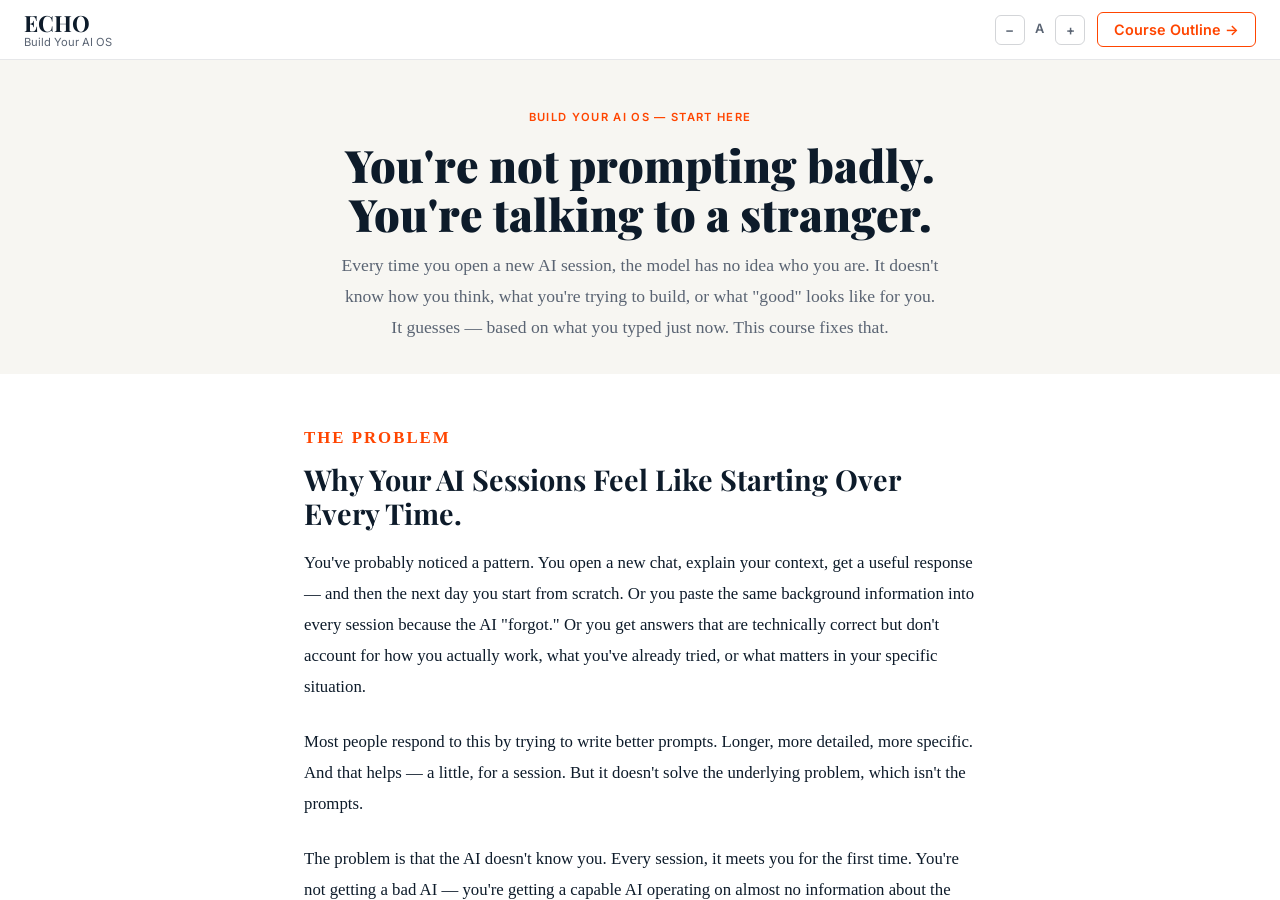
<file: index.html>
<!DOCTYPE html>
<html lang="en">
<head>
  <meta charset="UTF-8">
  <meta name="viewport" content="width=device-width, initial-scale=1.0">
  <title>Build Your AI OS — ECHO</title>
  <link rel="preconnect" href="https://fonts.googleapis.com">
  <link rel="preconnect" href="https://fonts.gstatic.com" crossorigin>
  <link href="https://fonts.googleapis.com/css2?family=Playfair+Display:wght@700;900&family=Inter:wght@400;500;600&display=swap" rel="stylesheet">
  <link rel="stylesheet" href="course.css">
  <style>
    html, body { margin: 0; padding: 0; overflow: hidden; height: 100%; }
    #courseFrame { display: block; width: 100%; height: calc(100vh - 60px); border: none; margin-top: 60px; }

    /* ===== PARENT-LEVEL MODAL (escapes iframe) ===== */
    #parentModalBackdrop {
      display: none;
      position: fixed;
      inset: 0;
      background: rgba(0,0,0,0.65);
      z-index: 500;
      align-items: flex-start;
      justify-content: center;
      padding: 2rem 1rem;
      overflow-y: auto;
    }
    #parentModalBackdrop.open { display: flex; }
    #parentModal {
      background: #fff;
      border-radius: 12px;
      max-width: 600px;
      width: 100%;
      padding: 2rem;
      position: relative;
      margin: auto;
      font-family: 'Inter', sans-serif;
    }
    /* inherit course styles for modal content */
    #parentModal .modal-eyebrow { font-size: 0.7rem; font-weight: 600; text-transform: uppercase; letter-spacing: 0.12em; color: #FF4500; margin-bottom: 0.5rem; }
    #parentModal .modal-title { font-family: 'Playfair Display', serif; font-size: 1.5rem; font-weight: 700; color: #0D1B2A; margin-bottom: 1rem; }
    #parentModal .modal-intro { font-family: 'Georgia', serif; font-size: 0.95rem; color: #5A6473; margin-bottom: 1.5rem; line-height: 1.6; }
    #parentModal .callout-label { font-size: 0.7rem; font-weight: 600; text-transform: uppercase; letter-spacing: 0.12em; color: #FF4500; margin-bottom: 0.35rem; }
    #parentModal .copy-block { background: #F7F6F2; border: 1px solid rgba(13,27,42,0.18); border-radius: 8px; padding: 1.25rem; font-family: 'Courier New', monospace; font-size: 0.82rem; line-height: 1.8; color: #0D1B2A; white-space: pre-wrap; margin-bottom: 1rem; max-height: 260px; overflow-y: auto; }
    #parentModal .cta-btn { background: #FF4500; color: #fff; font-family: 'Inter', sans-serif; font-weight: 600; font-size: 0.9rem; padding: 0.75rem 1.5rem; border-radius: 6px; border: none; cursor: pointer; display: inline-block; margin-bottom: 0.5rem; }
    #parentModal .cta-btn:hover { background: #E03D00; }
    #parentModal .ghost-btn-secondary { background: transparent; color: #FF4500; border: 1.5px solid #FF4500; font-family: 'Inter', sans-serif; font-weight: 600; font-size: 0.9rem; padding: 0.75rem 1.5rem; border-radius: 6px; cursor: pointer; display: inline-block; margin-top: 0.75rem; text-decoration: none; }
    #parentModal .ghost-btn-secondary:hover { background: #FF4500; color: #fff; }
    #parentModal .ghost-btn-secondary.disabled { color: #8A929B; border-color: rgba(13,27,42,0.18); cursor: default; pointer-events: none; }
    #parentModal .modal-footer-text { font-size: 0.8rem; color: #8A929B; margin-top: 1rem; text-align: center; }
    #parentModalClose { position: absolute; top: 1rem; right: 1rem; background: none; border: none; font-size: 1.3rem; color: #5A6473; cursor: pointer; line-height: 1; }
    #parentModalClose:hover { color: #0D1B2A; }
  </style>
</head>
<body>

  <!-- ===== HEADER ===== -->
  <header class="header">
    <div class="header-left">
      <span class="wordmark">ECHO</span>
      <span class="wordmark-sub">Build Your AI OS</span>
    </div>
    <div class="header-right">
      <div class="font-controls">
        <button class="font-btn" id="fontMinus">&minus;</button>
        <span class="font-display">A</span>
        <button class="font-btn" id="fontPlus">+</button>
      </div>
      <button class="ghost-btn" id="outlineBtn">Course Outline &rarr;</button>
    </div>
  </header>

  <!-- ===== IFRAME ===== -->
  <iframe id="courseFrame" src="unit-0.html"></iframe>

  <!-- ===== DRAWER ===== -->
  <div class="drawer-backdrop" id="drawerBackdrop"></div>
  <aside class="drawer" id="drawer">
    <div class="drawer-header">
      <div class="drawer-header-text">
        <div class="drawer-eyebrow">COURSE OUTLINE</div>
        <div class="drawer-title">Build Your AI OS</div>
        <div class="drawer-subtitle">7 units. One installable artifact each.</div>
      </div>
      <button class="drawer-close" id="drawerClose">&times;</button>
    </div>
    <div class="drawer-cards">
      <div class="drawer-card" data-unit="0" data-src="unit-0.html">
        <div class="drawer-card-eyebrow">START HERE</div>
        <div class="drawer-card-title">What This Is And What You'll Build.</div>
      </div>
      <div class="drawer-card" data-unit="1" data-src="unit-1.html">
        <div class="drawer-card-eyebrow">UNIT 1 &mdash; THE SELF-PROFILE</div>
        <div class="drawer-card-title">You're Not Prompting Wrong. You're Asking The Wrong Question.</div>
      </div>
      <div class="drawer-card" data-unit="2" data-src="unit-2.html">
        <div class="drawer-card-eyebrow">UNIT 2 &mdash; THE OPERATOR PROFILE</div>
        <div class="drawer-card-title">Memory Is Not The Same As Knowing You.</div>
      </div>
      <div class="drawer-card" data-unit="3" data-src="unit-3.html">
        <div class="drawer-card-eyebrow">UNIT 3 &mdash; THE BEHAVIORAL CONTRACT</div>
        <div class="drawer-card-title">Give It Permission To Disagree With You.</div>
      </div>
      <div class="drawer-card" data-unit="4" data-src="unit-4.html">
        <div class="drawer-card-eyebrow">UNIT 4 &mdash; THE GEAR SYSTEM</div>
        <div class="drawer-card-title">One Mode Is Wrong Architecture.</div>
      </div>
      <div class="drawer-card" data-unit="5" data-src="unit-5.html">
        <div class="drawer-card-eyebrow">UNIT 5 &mdash; THE SESSION PROTOCOL</div>
        <div class="drawer-card-title">The Session Is The Product.</div>
      </div>
      <div class="drawer-card" data-unit="6" data-src="unit-6.html">
        <div class="drawer-card-eyebrow">UNIT 6 &mdash; PORTABILITY</div>
        <div class="drawer-card-title">This Travels With You.</div>
      </div>
      <div class="drawer-card" data-unit="7" data-src="unit-7.html">
        <div class="drawer-card-eyebrow">UNIT 7 &mdash; BONUS &middot; FREE</div>
        <div class="drawer-card-title">What Comes Next.</div>
      </div>
    </div>
  </aside>

  <!-- ===== PARENT-LEVEL MODAL ===== -->
  <div id="parentModalBackdrop">
    <div id="parentModal">
      <button id="parentModalClose">&times;</button>
      <div id="parentModalContent"></div>
    </div>
  </div>

  <script>
    const courseFrame = document.getElementById('courseFrame');
    const outlineBtn = document.getElementById('outlineBtn');
    const drawer = document.getElementById('drawer');
    const drawerBackdrop = document.getElementById('drawerBackdrop');
    const drawerClose = document.getElementById('drawerClose');
    const drawerCards = document.querySelectorAll('.drawer-card');
    const parentModalBackdrop = document.getElementById('parentModalBackdrop');
    const parentModalContent = document.getElementById('parentModalContent');
    const parentModalClose = document.getElementById('parentModalClose');

    /* Drawer open/close */
    function openDrawer() { drawer.classList.add('open'); drawerBackdrop.classList.add('open'); }
    function closeDrawer() { drawer.classList.remove('open'); drawerBackdrop.classList.remove('open'); }
    outlineBtn.addEventListener('click', openDrawer);
    drawerBackdrop.addEventListener('click', closeDrawer);
    drawerClose.addEventListener('click', closeDrawer);

    /* Navigate iframe on drawer card click */
    drawerCards.forEach(card => {
      card.addEventListener('click', () => {
        const src = card.dataset.src;
        if (src) { courseFrame.src = src; closeDrawer(); }
      });
    });

    /* Set active drawer unit */
    function setActiveDrawerUnit(n) {
      drawerCards.forEach(card => {
        card.classList.toggle('current', parseInt(card.dataset.unit) === n);
      });
    }

    /* Parent modal open/close */
    function openParentModal(html) {
      parentModalContent.innerHTML = html;
      parentModalBackdrop.classList.add('open');

      // Wire up copy buttons inside the parent modal
      parentModalContent.querySelectorAll('[id^="copyBtn"]').forEach(btn => {
        const blockId = btn.id === 'copyBtn2' ? 'copyBlock2' : 'copyBtn' === btn.id ? 'copyBlock' : null;
        if (!blockId) return;
        const block = parentModalContent.querySelector('#' + blockId);
        if (block) {
          btn.addEventListener('click', () => {
            navigator.clipboard.writeText(block.textContent).then(() => {
              btn.textContent = 'Copied!';
              setTimeout(() => { btn.textContent = 'Copy to clipboard \u2192'; }, 2000);
            });
          });
        }
      });

      // Wire up close button inside modal content
      const innerClose = parentModalContent.querySelector('#modalClose');
      if (innerClose) innerClose.addEventListener('click', closeParentModal);

      // Wire up continue button
      const continueBtn = parentModalContent.querySelector('#continueBtn');
      if (continueBtn) {
        continueBtn.addEventListener('click', () => {
          closeParentModal();
          // Navigate iframe to next unit
          const src = continueBtn.dataset.nextUnit || 'unit-7.html';
          courseFrame.src = src;
        });
      }

      // Wire up cert button
      const certBtn = parentModalContent.querySelector('#certBtn');
      if (certBtn) {
        certBtn.onclick = () => window.open('certificate.html', '_blank');
      }
    }

    function closeParentModal() {
      parentModalBackdrop.classList.remove('open');
      parentModalContent.innerHTML = '';
    }

    parentModalClose.addEventListener('click', closeParentModal);
    parentModalBackdrop.addEventListener('click', (e) => {
      if (e.target === parentModalBackdrop) closeParentModal();
    });

    /* Listen for messages from iframe */
    window.addEventListener('message', (e) => {
      if (e.data && e.data.type === 'unitReady') {
        setActiveDrawerUnit(e.data.unit);
      }
      if (e.data && e.data.type === 'navigate') {
        courseFrame.src = e.data.target;
      }
      if (e.data && e.data.type === 'openModal') {
        openParentModal(e.data.html || '');
      }
      if (e.data && e.data.type === 'closeModal') {
        closeParentModal();
      }
    });

    /* Font size controls */
    document.getElementById('fontMinus').addEventListener('click', () => {
      courseFrame.contentWindow.postMessage({ type: 'fontSize', delta: -1 }, '*');
    });
    document.getElementById('fontPlus').addEventListener('click', () => {
      courseFrame.contentWindow.postMessage({ type: 'fontSize', delta: 1 }, '*');
    });
  </script>
</body>
</html>
</file>
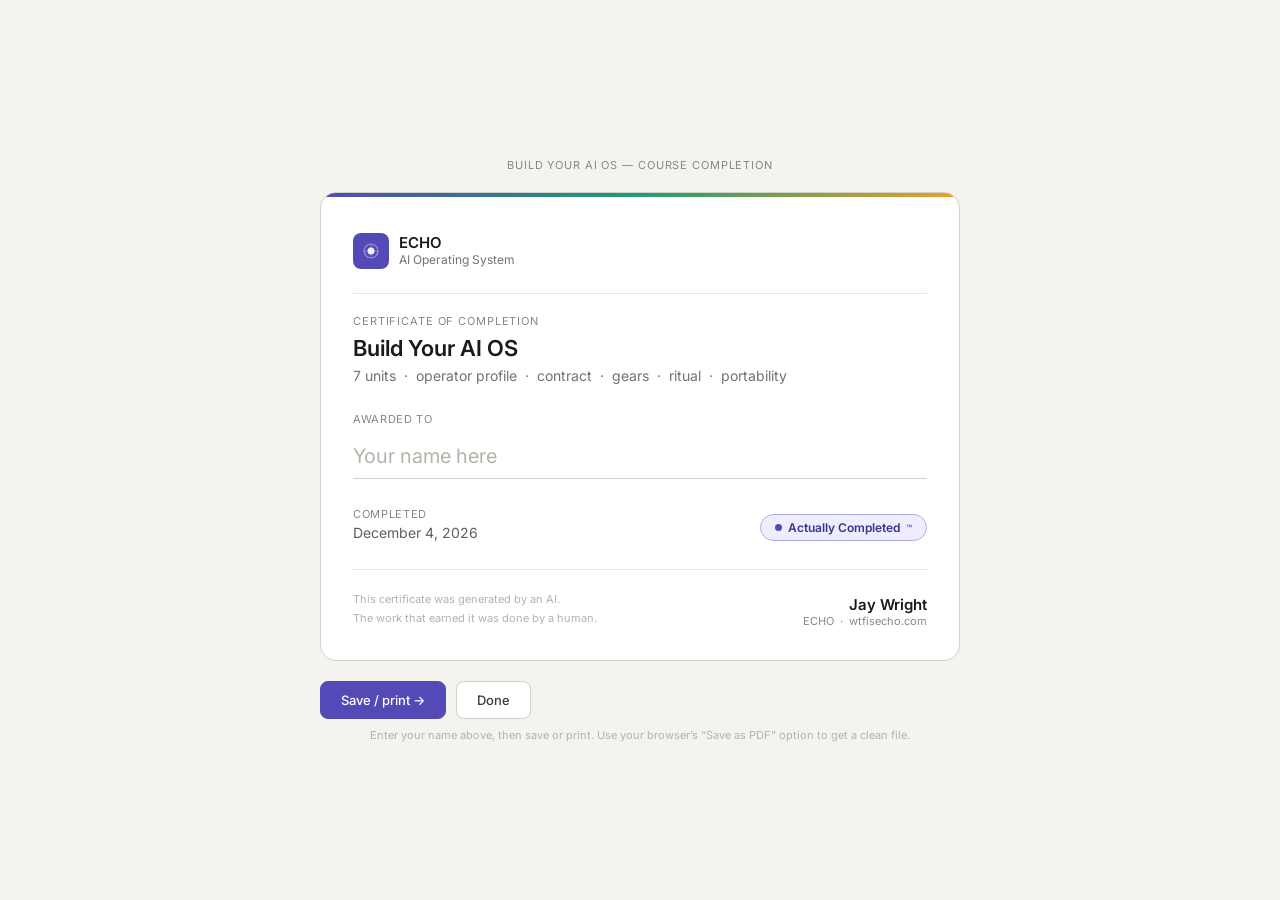
<file: certificate.html>
<!DOCTYPE html>
<html lang="en">
<head>
  <meta charset="UTF-8">
  <meta name="viewport" content="width=device-width, initial-scale=1.0">
  <title>Course Completion Certificate | Build Your AI OS</title>
  <link rel="preconnect" href="https://fonts.googleapis.com">
  <link rel="preconnect" href="https://fonts.gstatic.com" crossorigin>
  <link href="https://fonts.googleapis.com/css2?family=Inter:wght@400;500;600&display=swap" rel="stylesheet">
  <style>
    *, *::before, *::after { box-sizing: border-box; margin: 0; padding: 0; }
    body {
      font-family: 'Inter', sans-serif;
      background: #f4f3ef;
      min-height: 100vh;
      display: flex;
      flex-direction: column;
      align-items: center;
      justify-content: center;
      padding: 2rem 1rem;
      color: #1a1a18;
    }

    .page-label {
      font-size: 11px;
      letter-spacing: 0.08em;
      text-transform: uppercase;
      color: #888780;
      margin-bottom: 1.25rem;
      text-align: center;
    }

    /* ── CERT CARD ── */
    .cert {
      background: #ffffff;
      border: 1px solid #d3d1c7;
      border-radius: 16px;
      max-width: 640px;
      width: 100%;
      padding: 2.5rem 2rem 2rem;
      position: relative;
      overflow: hidden;
    }

    .cert::before {
      content: '';
      position: absolute;
      top: 0; left: 0; right: 0;
      height: 4px;
      background: linear-gradient(90deg, #534AB7, #1D9E75, #EF9F27);
    }

    /* ── LOGO ── */
    .cert-logo {
      display: flex;
      align-items: center;
      gap: 10px;
      margin-bottom: 1.5rem;
    }
    .logo-mark {
      width: 36px; height: 36px;
      border-radius: 8px;
      background: #534AB7;
      display: flex; align-items: center; justify-content: center;
      flex-shrink: 0;
    }
    .logo-mark svg { width: 20px; height: 20px; }
    .logo-text { font-size: 15px; font-weight: 600; color: #1a1a18; line-height: 1.2; }
    .logo-sub  { font-size: 12px; color: #73726c; }

    .divider { border: none; border-top: 1px solid #e8e6de; margin: 1.25rem 0; }

    /* ── CERT BODY ── */
    .eyebrow { font-size: 11px; letter-spacing: 0.08em; text-transform: uppercase; color: #888780; margin-bottom: 0.4rem; }
    .cert-title { font-size: 22px; font-weight: 600; color: #1a1a18; line-height: 1.3; margin-bottom: 0.25rem; }
    .cert-subtitle { font-size: 14px; color: #73726c; margin-bottom: 1.75rem; }

    .name-label { font-size: 11px; letter-spacing: 0.06em; text-transform: uppercase; color: #888780; margin-bottom: 0.4rem; }

    #cert-name {
      width: 100%;
      font-size: 28px;
      font-weight: 500;
      color: #1a1a18;
      border: none;
      border-bottom: 1.5px solid #d3d1c7;
      background: transparent;
      padding: 0.25rem 0 0.5rem;
      margin-bottom: 1.75rem;
      outline: none;
      font-family: inherit;
      transition: border-color 0.15s;
    }
    #cert-name:focus { border-bottom-color: #534AB7; }
    #cert-name::placeholder { color: #b4b2a9; font-weight: 400; font-size: 20px; }

    .cert-meta {
      display: flex;
      justify-content: space-between;
      align-items: flex-end;
      flex-wrap: wrap;
      gap: 1rem;
      margin-bottom: 1.75rem;
    }
    .meta-block { display: flex; flex-direction: column; gap: 3px; }
    .meta-label { font-size: 11px; letter-spacing: 0.06em; text-transform: uppercase; color: #888780; }
    .meta-value { font-size: 14px; color: #5f5e5a; }

    /* ── BADGE ── */
    .badge {
      display: inline-flex;
      align-items: center;
      gap: 6px;
      background: #EEEDFE;
      border: 1px solid #AFA9EC;
      border-radius: 20px;
      padding: 5px 14px;
    }
    .badge-dot { width: 7px; height: 7px; border-radius: 50%; background: #534AB7; flex-shrink: 0; }
    .badge-text { font-size: 12px; font-weight: 600; color: #3C3489; }
    .badge-tm { font-size: 10px; color: #534AB7; }

    /* ── FOOTER ── */
    .cert-footer {
      padding-top: 1.25rem;
      border-top: 1px solid #e8e6de;
      display: flex;
      justify-content: space-between;
      align-items: flex-end;
      flex-wrap: wrap;
      gap: 1rem;
    }
    .footer-note { font-size: 11px; color: #b4b2a9; line-height: 1.7; }
    .sig-name { font-size: 15px; font-weight: 600; color: #1a1a18; text-align: right; }
    .sig-sub  { font-size: 11px; color: #888780; text-align: right; }

    /* ── ACTIONS ── */
    .actions {
      max-width: 640px;
      width: 100%;
      margin-top: 1.25rem;
      display: flex;
      gap: 10px;
      flex-wrap: wrap;
    }
    .btn {
      font-family: inherit;
      font-size: 13px;
      font-weight: 500;
      padding: 10px 20px;
      border-radius: 8px;
      cursor: pointer;
      border: 1px solid #d3d1c7;
      background: #fff;
      color: #3d3d3a;
      transition: background 0.15s, border-color 0.15s;
    }
    .btn:hover { background: #f4f3ef; border-color: #b4b2a9; }
    .btn-primary { background: #534AB7; border-color: #534AB7; color: #fff; }
    .btn-primary:hover { background: #3C3489; border-color: #3C3489; }

    .hint {
      max-width: 640px;
      width: 100%;
      font-size: 11px;
      color: #b4b2a9;
      margin-top: 0.6rem;
      text-align: center;
    }
  </style>
</head>
<body>

  <p class="page-label">Build Your AI OS &mdash; Course completion</p>

  <div class="cert" id="cert-card">
    <div class="cert-logo">
      <div class="logo-mark">
        <svg viewBox="0 0 20 20" fill="none" xmlns="http://www.w3.org/2000/svg">
          <circle cx="10" cy="10" r="3.5" fill="white" opacity="0.9"/>
          <circle cx="10" cy="10" r="7" stroke="white" stroke-width="1.2" opacity="0.4"/>
          <line x1="10" y1="3" x2="10" y2="17" stroke="white" stroke-width="1" opacity="0.3"/>
          <line x1="3" y1="10" x2="17" y2="10" stroke="white" stroke-width="1" opacity="0.3"/>
        </svg>
      </div>
      <div>
        <div class="logo-text">ECHO</div>
        <div class="logo-sub">AI Operating System</div>
      </div>
    </div>

    <hr class="divider">

    <p class="eyebrow">Certificate of completion</p>
    <h1 class="cert-title">Build Your AI OS</h1>
    <p class="cert-subtitle">7 units &nbsp;&middot;&nbsp; operator profile &nbsp;&middot;&nbsp; contract &nbsp;&middot;&nbsp; gears &nbsp;&middot;&nbsp; ritual &nbsp;&middot;&nbsp; portability</p>

    <p class="name-label">Awarded to</p>
    <input type="text" id="cert-name" placeholder="Your name here" autocomplete="off" spellcheck="false">

    <div class="cert-meta">
      <div class="meta-block">
        <span class="meta-label">Completed</span>
        <span class="meta-value" id="cert-date"></span>
      </div>
      <div class="badge">
        <div class="badge-dot"></div>
        <span class="badge-text">Actually Completed</span>
        <span class="badge-tm">&trade;</span>
      </div>
    </div>

    <div class="cert-footer">
      <div class="footer-note">
        This certificate was generated by an AI.<br>
        The work that earned it was done by a human.
      </div>
      <div>
        <div class="sig-name">Jay Wright</div>
        <div class="sig-sub">ECHO &nbsp;&middot;&nbsp; wtfisecho.com</div>
      </div>
    </div>
  </div>

  <div class="actions">
    <button class="btn btn-primary" onclick="printCert()">Save / print &rarr;</button>
    <button class="btn" onclick="window.close()">Done</button>
  </div>
  <p class="hint">Enter your name above, then save or print. Use your browser&rsquo;s &ldquo;Save as PDF&rdquo; option to get a clean file.</p>

  <script>
    // Set today's date
    const d = new Date();
    const months = ['January','February','March','April','May','June','July','August','September','October','November','December'];
    document.getElementById('cert-date').textContent = months[d.getMonth()] + ' ' + d.getDate() + ', ' + d.getFullYear();

    // Print hides everything except the cert card
    function printCert() {
      const name = document.getElementById('cert-name').value.trim();
      if (!name) {
        document.getElementById('cert-name').focus();
        document.getElementById('cert-name').placeholder = 'Enter your name first ↑';
        return;
      }
      window.print();
    }
  </script>

  <style media="print">
    body { background: #fff; padding: 0; justify-content: flex-start; }
    .page-label, .actions, .hint { display: none !important; }
    .cert { border: 1px solid #d3d1c7; border-radius: 12px; max-width: 100%; box-shadow: none; }
    #cert-name { font-size: 26px; }
  </style>

</body>
</html>
</file>
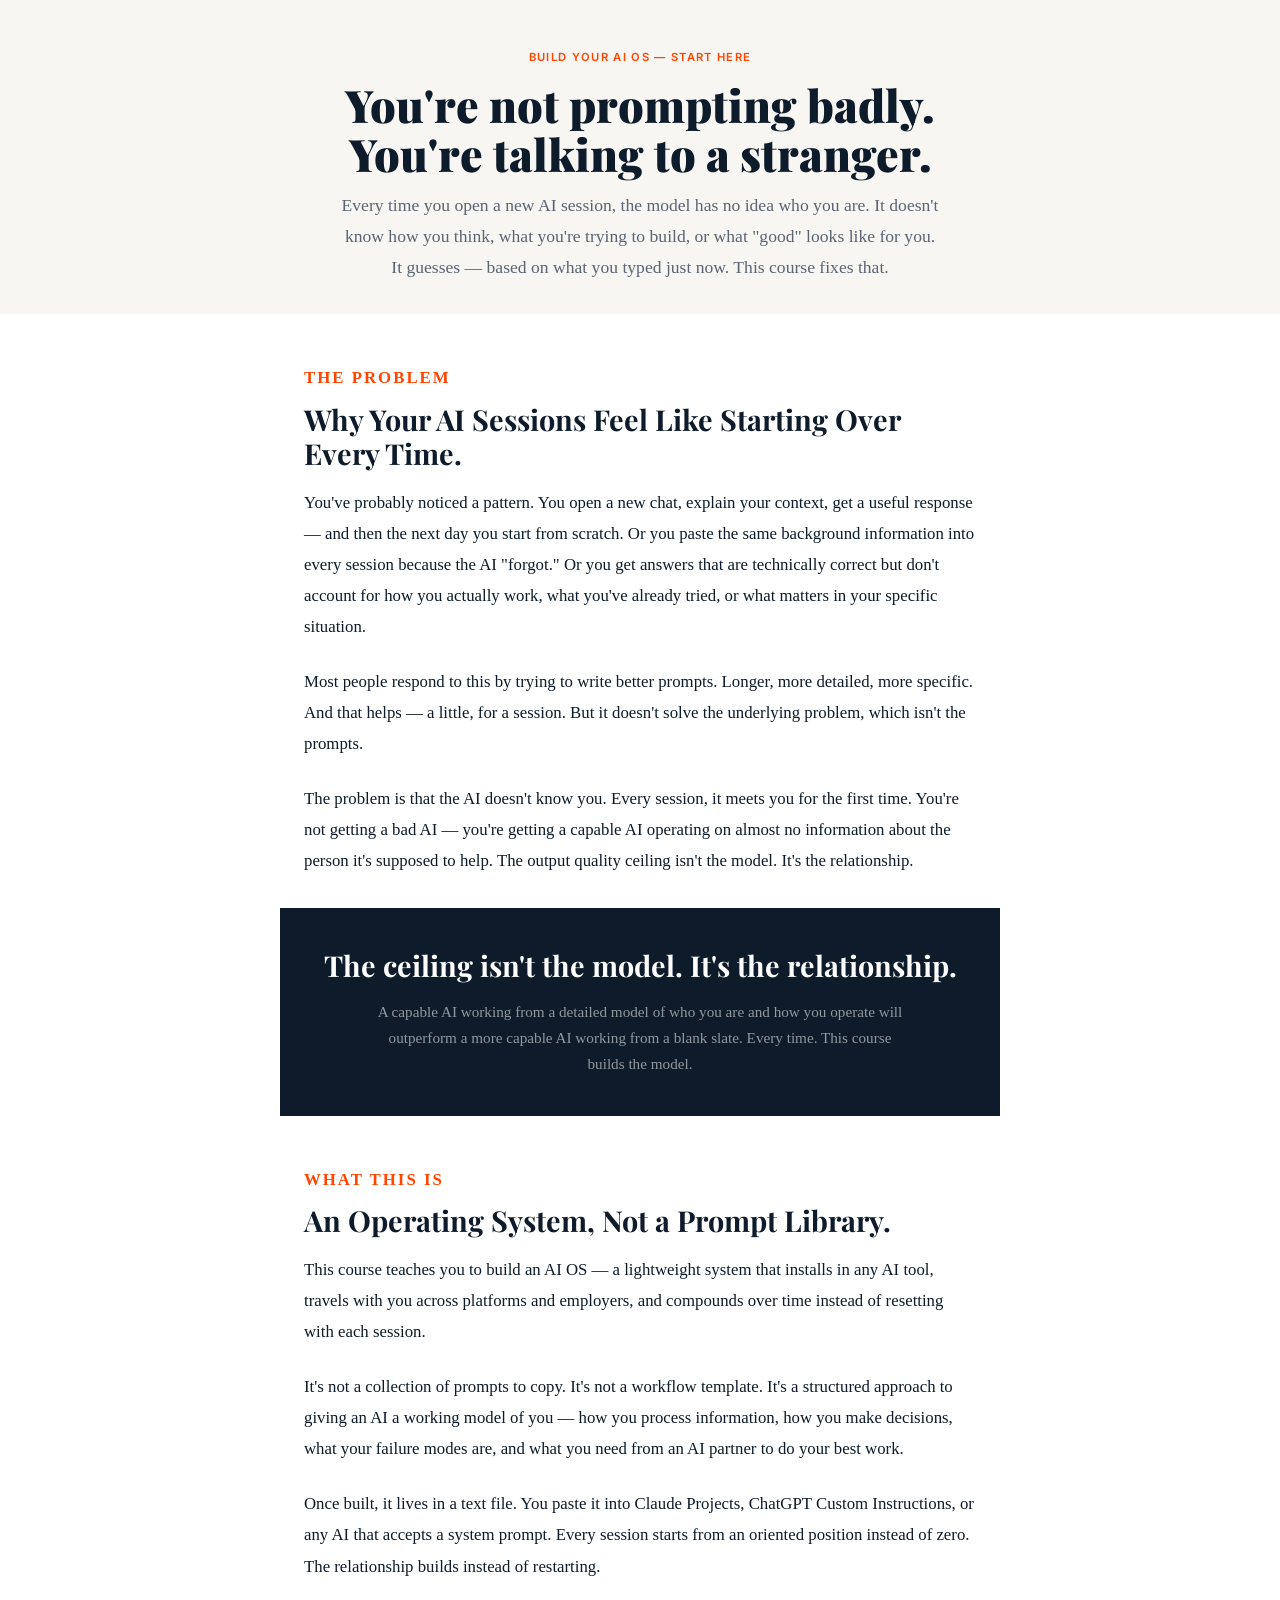
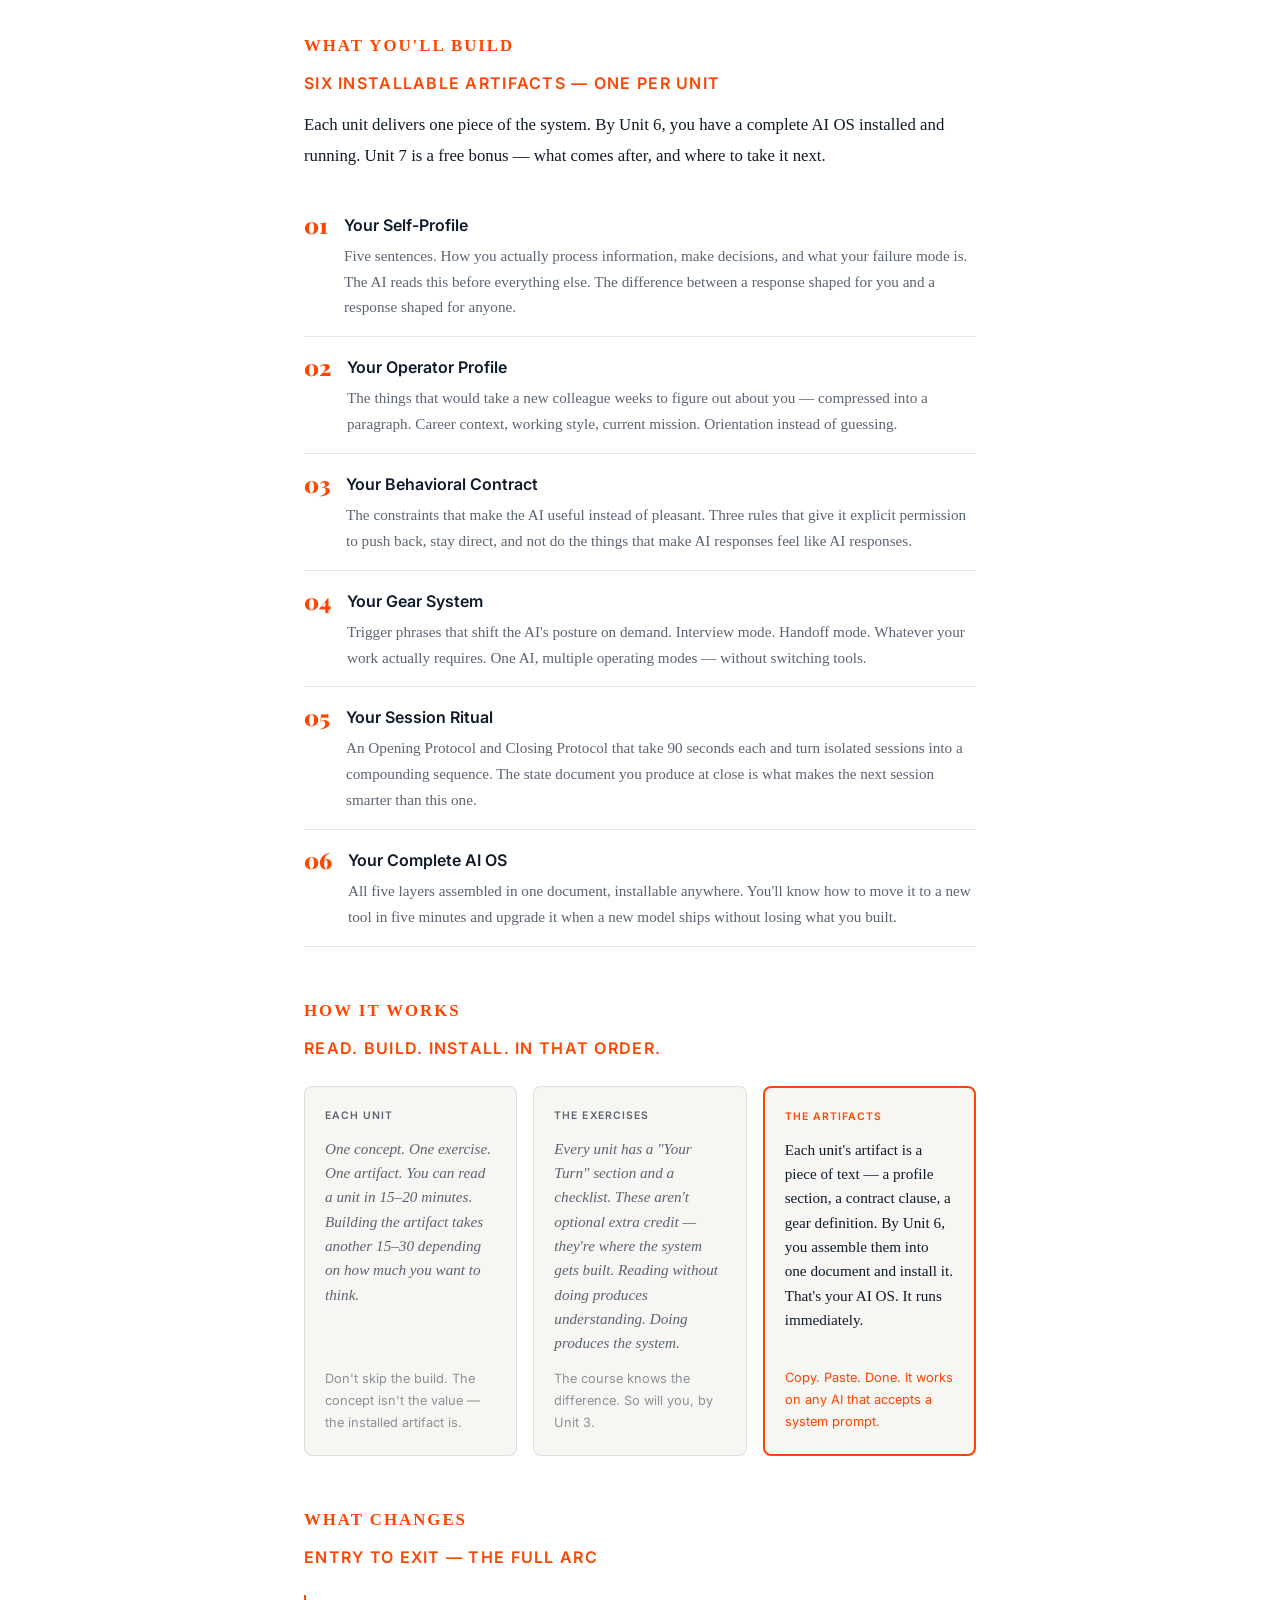
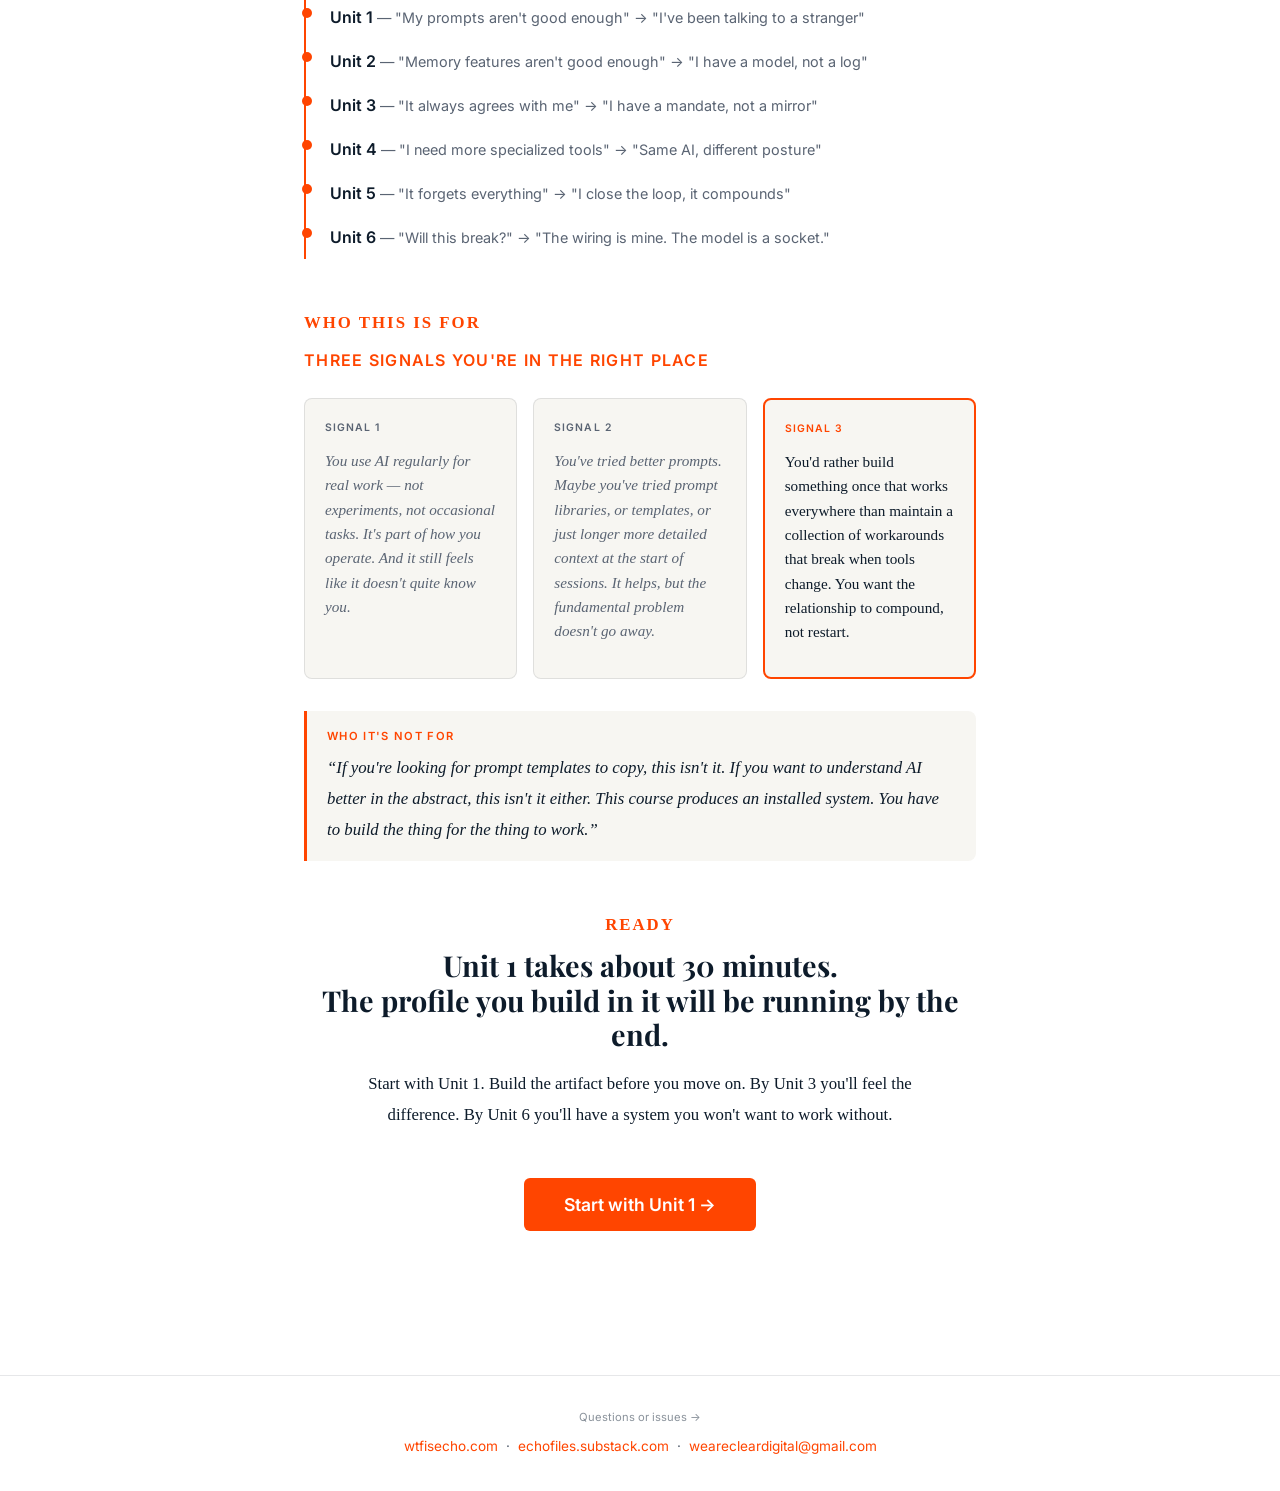
<file: unit-0.html>
<!DOCTYPE html>
<html lang="en">
<head>
  <meta charset="UTF-8">
  <meta name="viewport" content="width=device-width, initial-scale=1.0">
  <title>Start Here | Build Your AI OS</title>
  <link rel="preconnect" href="https://fonts.googleapis.com">
  <link rel="preconnect" href="https://fonts.gstatic.com" crossorigin>
  <link href="https://fonts.googleapis.com/css2?family=Playfair+Display:ital,wght@0,700;0,900;1,700;1,900&family=Inter:wght@400;500;600&display=swap" rel="stylesheet">
  <link rel="stylesheet" href="course.css">
</head>
<body>
<script>
window.UNIT_DATA = {
  unit: 0,
  title: "Start Here.",
  subtitle: "What this is, what you'll build, and why it works differently than anything else you've tried.",
  claim: "",
  entryState: "",
  exitState: "",
  nextUnit: "unit-1.html",
  tabs: [],
  checklistCount: 0,
  copyBlocks: []
};
</script>

  <div class="unit-title-block">
    <span class="eyebrow">BUILD YOUR AI OS &mdash; START HERE</span>
    <h1>You're not prompting badly.<br>You're talking to a stranger.</h1>
    <p class="subtitle">Every time you open a new AI session, the model has no idea who you are. It doesn't know how you think, what you're trying to build, or what "good" looks like for you. It guesses — based on what you typed just now. This course fixes that.</p>
  </div>

  <main>
    <div class="content-area" id="panel-0">

      <!-- THE PROBLEM -->
      <div class="section">
        <p class="section-label">THE PROBLEM</p>
        <h2>Why Your AI Sessions Feel Like Starting Over Every Time.</h2>
        <p class="prose">You've probably noticed a pattern. You open a new chat, explain your context, get a useful response — and then the next day you start from scratch. Or you paste the same background information into every session because the AI "forgot." Or you get answers that are technically correct but don't account for how you actually work, what you've already tried, or what matters in your specific situation.</p>
        <p class="prose">Most people respond to this by trying to write better prompts. Longer, more detailed, more specific. And that helps — a little, for a session. But it doesn't solve the underlying problem, which isn't the prompts.</p>
        <p class="prose">The problem is that the AI doesn't know you. Every session, it meets you for the first time. You're not getting a bad AI — you're getting a capable AI operating on almost no information about the person it's supposed to help. The output quality ceiling isn't the model. It's the relationship.</p>

        <div class="dark-divider">
          <h2>The ceiling isn't the model. It's the relationship.</h2>
          <p>A capable AI working from a detailed model of who you are and how you operate will outperform a more capable AI working from a blank slate. Every time. This course builds the model.</p>
        </div>
      </div>

      <!-- WHAT THIS IS -->
      <div class="section">
        <p class="section-label">WHAT THIS IS</p>
        <h2>An Operating System, Not a Prompt Library.</h2>
        <p class="prose">This course teaches you to build an AI OS — a lightweight system that installs in any AI tool, travels with you across platforms and employers, and compounds over time instead of resetting with each session.</p>
        <p class="prose">It's not a collection of prompts to copy. It's not a workflow template. It's a structured approach to giving an AI a working model of you — how you process information, how you make decisions, what your failure modes are, and what you need from an AI partner to do your best work.</p>
        <p class="prose">Once built, it lives in a text file. You paste it into Claude Projects, ChatGPT Custom Instructions, or any AI that accepts a system prompt. Every session starts from an oriented position instead of zero. The relationship builds instead of restarting.</p>
      </div>

      <!-- WHAT YOU'LL BUILD -->
      <div class="section">
        <p class="section-label">WHAT YOU'LL BUILD</p>
        <h3>SIX INSTALLABLE ARTIFACTS — ONE PER UNIT</h3>
        <p class="prose">Each unit delivers one piece of the system. By Unit 6, you have a complete AI OS installed and running. Unit 7 is a free bonus — what comes after, and where to take it next.</p>

        <div class="num-item"><span class="num-item-num">01</span><div class="num-item-content"><div class="num-item-title">Your Self-Profile</div><div class="num-item-desc">Five sentences. How you actually process information, make decisions, and what your failure mode is. The AI reads this before everything else. The difference between a response shaped for you and a response shaped for anyone.</div></div></div>

        <div class="num-item"><span class="num-item-num">02</span><div class="num-item-content"><div class="num-item-title">Your Operator Profile</div><div class="num-item-desc">The things that would take a new colleague weeks to figure out about you — compressed into a paragraph. Career context, working style, current mission. Orientation instead of guessing.</div></div></div>

        <div class="num-item"><span class="num-item-num">03</span><div class="num-item-content"><div class="num-item-title">Your Behavioral Contract</div><div class="num-item-desc">The constraints that make the AI useful instead of pleasant. Three rules that give it explicit permission to push back, stay direct, and not do the things that make AI responses feel like AI responses.</div></div></div>

        <div class="num-item"><span class="num-item-num">04</span><div class="num-item-content"><div class="num-item-title">Your Gear System</div><div class="num-item-desc">Trigger phrases that shift the AI's posture on demand. Interview mode. Handoff mode. Whatever your work actually requires. One AI, multiple operating modes — without switching tools.</div></div></div>

        <div class="num-item"><span class="num-item-num">05</span><div class="num-item-content"><div class="num-item-title">Your Session Ritual</div><div class="num-item-desc">An Opening Protocol and Closing Protocol that take 90 seconds each and turn isolated sessions into a compounding sequence. The state document you produce at close is what makes the next session smarter than this one.</div></div></div>

        <div class="num-item"><span class="num-item-num">06</span><div class="num-item-content"><div class="num-item-title">Your Complete AI OS</div><div class="num-item-desc">All five layers assembled in one document, installable anywhere. You'll know how to move it to a new tool in five minutes and upgrade it when a new model ships without losing what you built.</div></div></div>
      </div>

      <!-- HOW IT WORKS -->
      <div class="section">
        <p class="section-label">HOW IT WORKS</p>
        <h3>READ. BUILD. INSTALL. IN THAT ORDER.</h3>
        <div class="demo-cards" style="grid-template-columns:1fr 1fr 1fr">
          <div class="demo-card">
            <div class="demo-card-header muted">EACH UNIT</div>
            <div class="demo-card-body italic">One concept. One exercise. One artifact. You can read a unit in 15–20 minutes. Building the artifact takes another 15–30 depending on how much you want to think.</div>
            <div class="demo-card-footer">Don't skip the build. The concept isn't the value — the installed artifact is.</div>
          </div>
          <div class="demo-card">
            <div class="demo-card-header muted">THE EXERCISES</div>
            <div class="demo-card-body italic">Every unit has a "Your Turn" section and a checklist. These aren't optional extra credit — they're where the system gets built. Reading without doing produces understanding. Doing produces the system.</div>
            <div class="demo-card-footer">The course knows the difference. So will you, by Unit 3.</div>
          </div>
          <div class="demo-card highlighted">
            <div class="demo-card-header accent">THE ARTIFACTS</div>
            <div class="demo-card-body bold">Each unit's artifact is a piece of text — a profile section, a contract clause, a gear definition. By Unit 6, you assemble them into one document and install it. That's your AI OS. It runs immediately.</div>
            <div class="demo-card-footer accent">Copy. Paste. Done. It works on any AI that accepts a system prompt.</div>
          </div>
        </div>
      </div>

      <!-- WHAT CHANGES -->
      <div class="section">
        <p class="section-label">WHAT CHANGES</p>
        <h3>ENTRY TO EXIT &mdash; THE FULL ARC</h3>
        <div class="timeline">
          <div class="timeline-step"><span class="timeline-step-label">Unit 1</span> <span class="timeline-step-desc">&mdash; "My prompts aren't good enough" &rarr; "I've been talking to a stranger"</span></div>
          <div class="timeline-step"><span class="timeline-step-label">Unit 2</span> <span class="timeline-step-desc">&mdash; "Memory features aren't good enough" &rarr; "I have a model, not a log"</span></div>
          <div class="timeline-step"><span class="timeline-step-label">Unit 3</span> <span class="timeline-step-desc">&mdash; "It always agrees with me" &rarr; "I have a mandate, not a mirror"</span></div>
          <div class="timeline-step"><span class="timeline-step-label">Unit 4</span> <span class="timeline-step-desc">&mdash; "I need more specialized tools" &rarr; "Same AI, different posture"</span></div>
          <div class="timeline-step"><span class="timeline-step-label">Unit 5</span> <span class="timeline-step-desc">&mdash; "It forgets everything" &rarr; "I close the loop, it compounds"</span></div>
          <div class="timeline-step"><span class="timeline-step-label">Unit 6</span> <span class="timeline-step-desc">&mdash; "Will this break?" &rarr; "The wiring is mine. The model is a socket."</span></div>
        </div>
      </div>

      <!-- WHO THIS IS FOR -->
      <div class="section">
        <p class="section-label">WHO THIS IS FOR</p>
        <h3>THREE SIGNALS YOU'RE IN THE RIGHT PLACE</h3>
        <div class="demo-cards" style="grid-template-columns:1fr 1fr 1fr">
          <div class="demo-card">
            <div class="demo-card-header muted">SIGNAL 1</div>
            <div class="demo-card-body italic">You use AI regularly for real work — not experiments, not occasional tasks. It's part of how you operate. And it still feels like it doesn't quite know you.</div>
          </div>
          <div class="demo-card">
            <div class="demo-card-header muted">SIGNAL 2</div>
            <div class="demo-card-body italic">You've tried better prompts. Maybe you've tried prompt libraries, or templates, or just longer more detailed context at the start of sessions. It helps, but the fundamental problem doesn't go away.</div>
          </div>
          <div class="demo-card highlighted">
            <div class="demo-card-header accent">SIGNAL 3</div>
            <div class="demo-card-body bold">You'd rather build something once that works everywhere than maintain a collection of workarounds that break when tools change. You want the relationship to compound, not restart.</div>
          </div>
        </div>

        <div class="insight" style="margin-top:2rem">
          <div class="insight-label">WHO IT'S NOT FOR</div>
          <p class="insight-quote">&ldquo;If you're looking for prompt templates to copy, this isn't it. If you want to understand AI better in the abstract, this isn't it either. This course produces an installed system. You have to build the thing for the thing to work.&rdquo;</p>
        </div>
      </div>

      <!-- CTA -->
      <div class="section" style="text-align:center;padding-bottom:3rem">
        <p class="section-label">READY</p>
        <h2>Unit 1 takes about 30 minutes.<br>The profile you build in it will be running by the end.</h2>
        <p class="prose" style="max-width:560px;margin:0 auto 2rem">Start with Unit 1. Build the artifact before you move on. By Unit 3 you'll feel the difference. By Unit 6 you'll have a system you won't want to work without.</p>
        <button class="cta-btn visible" id="startCourseBtn" style="font-size:1.1rem;padding:1rem 2.5rem">Start with Unit 1 &rarr;</button>
      </div>

    </div>
  </main>

  <footer class="footer">
    <p class="footer-label">Questions or issues &rarr;</p>
    <p class="footer-links">
      <a href="https://wtfisecho.com" target="_blank" rel="noopener">wtfisecho.com</a>
      &nbsp;&middot;&nbsp;
      <a href="https://echofiles.substack.com" target="_blank" rel="noopener">echofiles.substack.com</a>
      &nbsp;&middot;&nbsp;
      <a href="mailto:wearecleardigital@gmail.com">wearecleardigital@gmail.com</a>
    </p>
  </footer>

  <script src="course.js"></script>
  <script>
    document.getElementById('startCourseBtn').addEventListener('click', function() {
      window.parent.postMessage({ type: 'navigate', target: 'unit-1.html' }, '*');
    });
  </script>
</body>
</html>
</file>
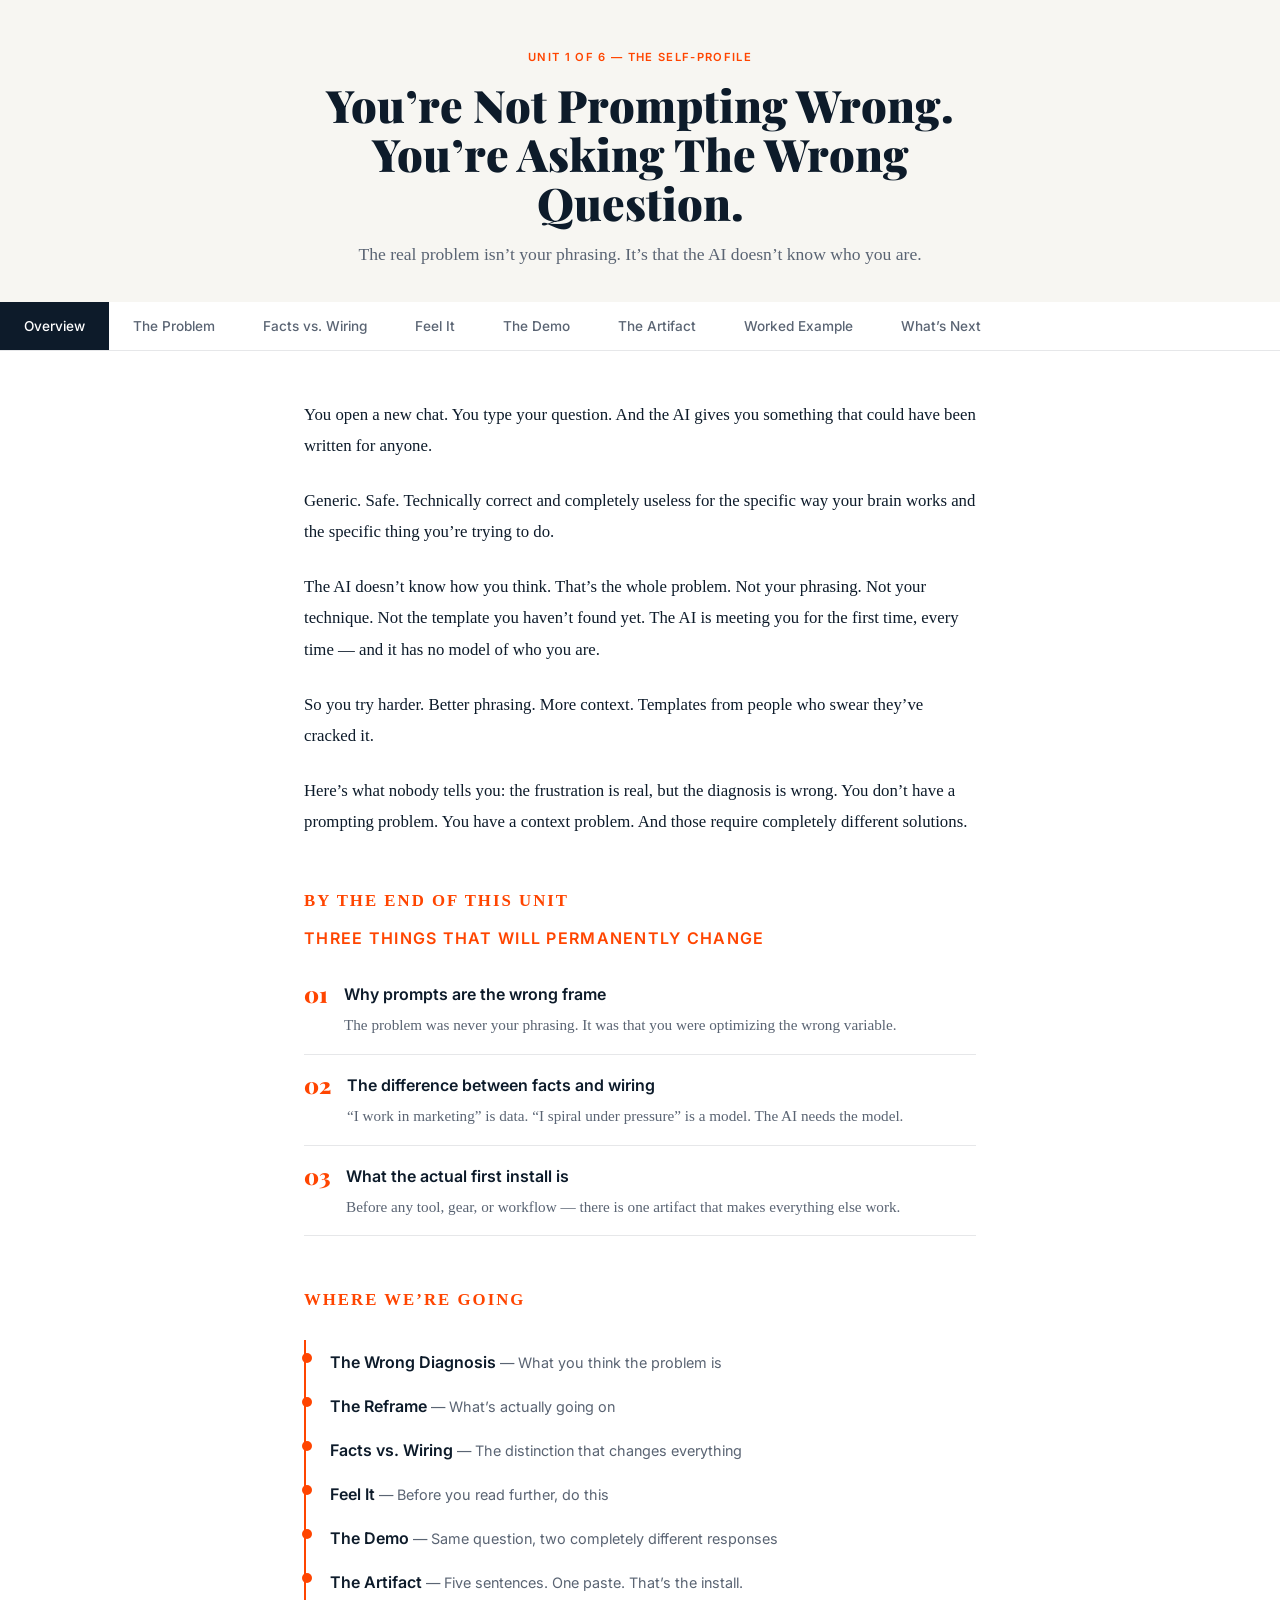
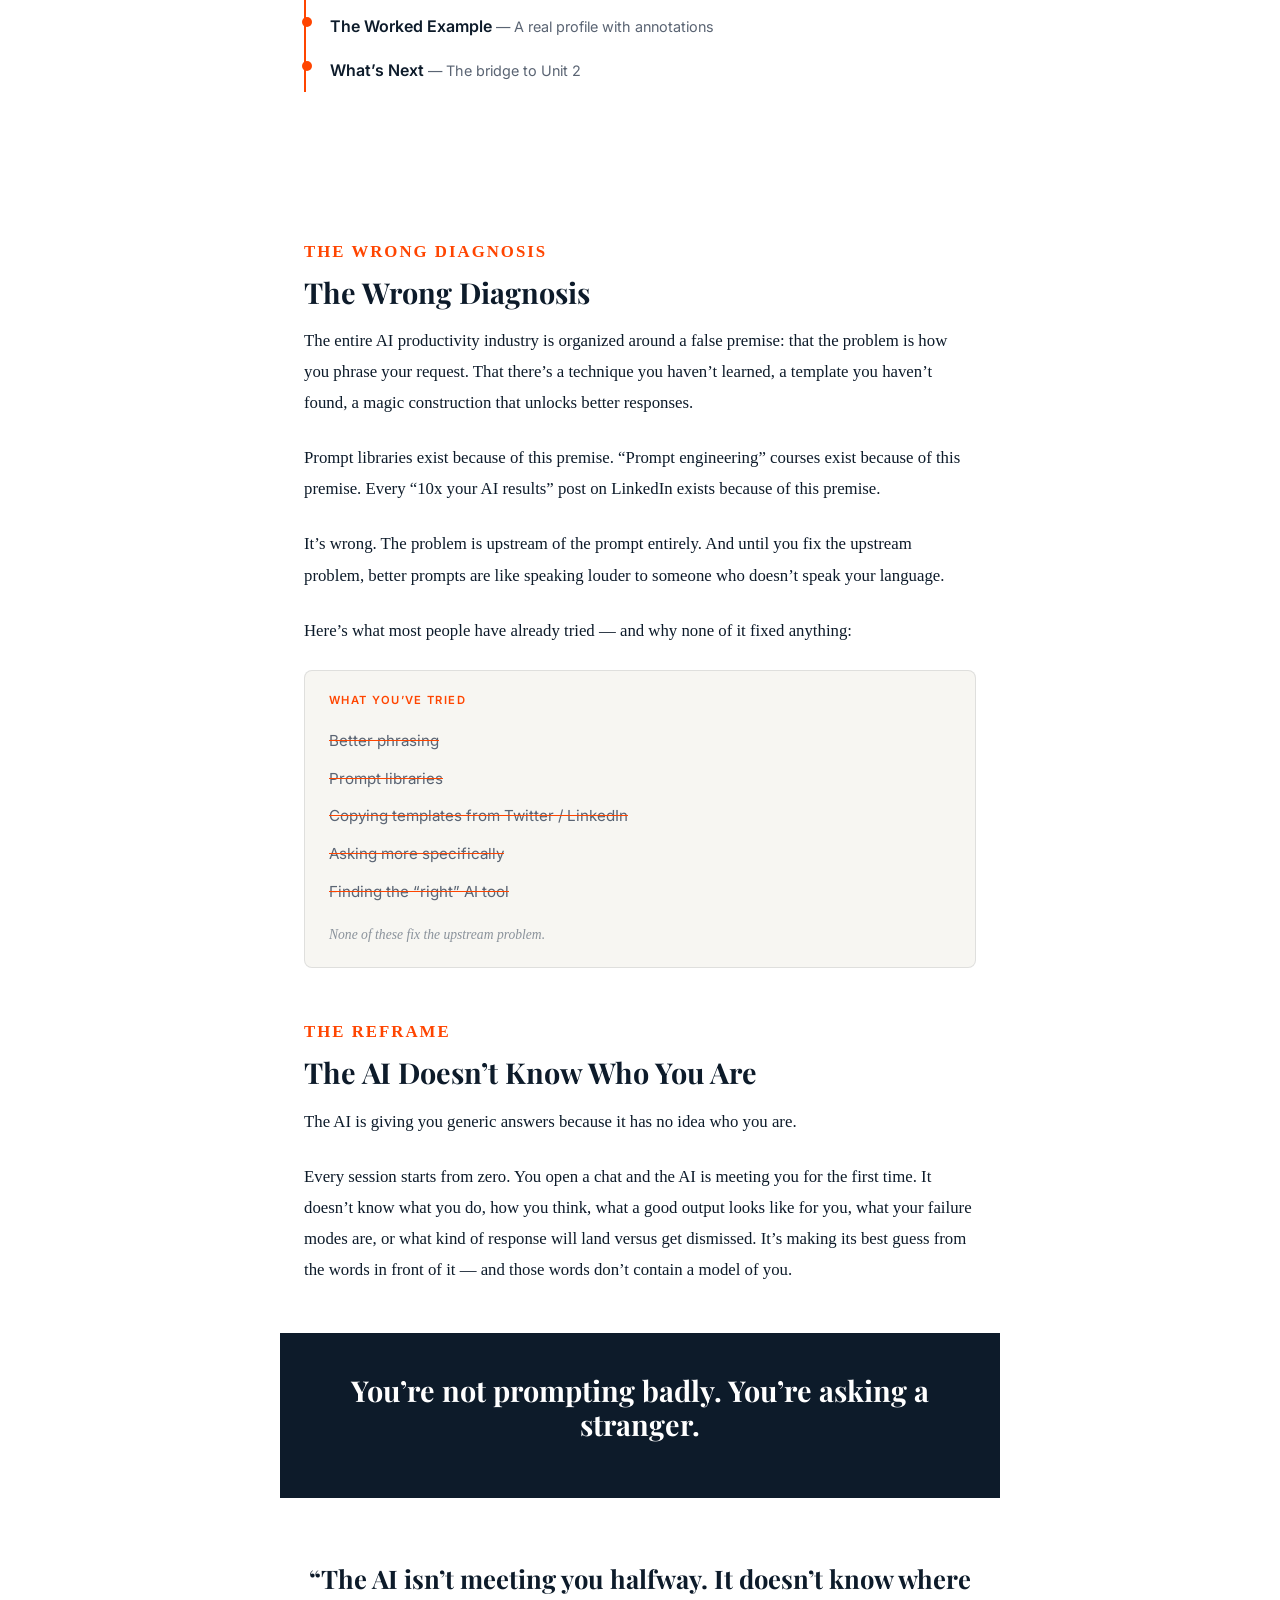
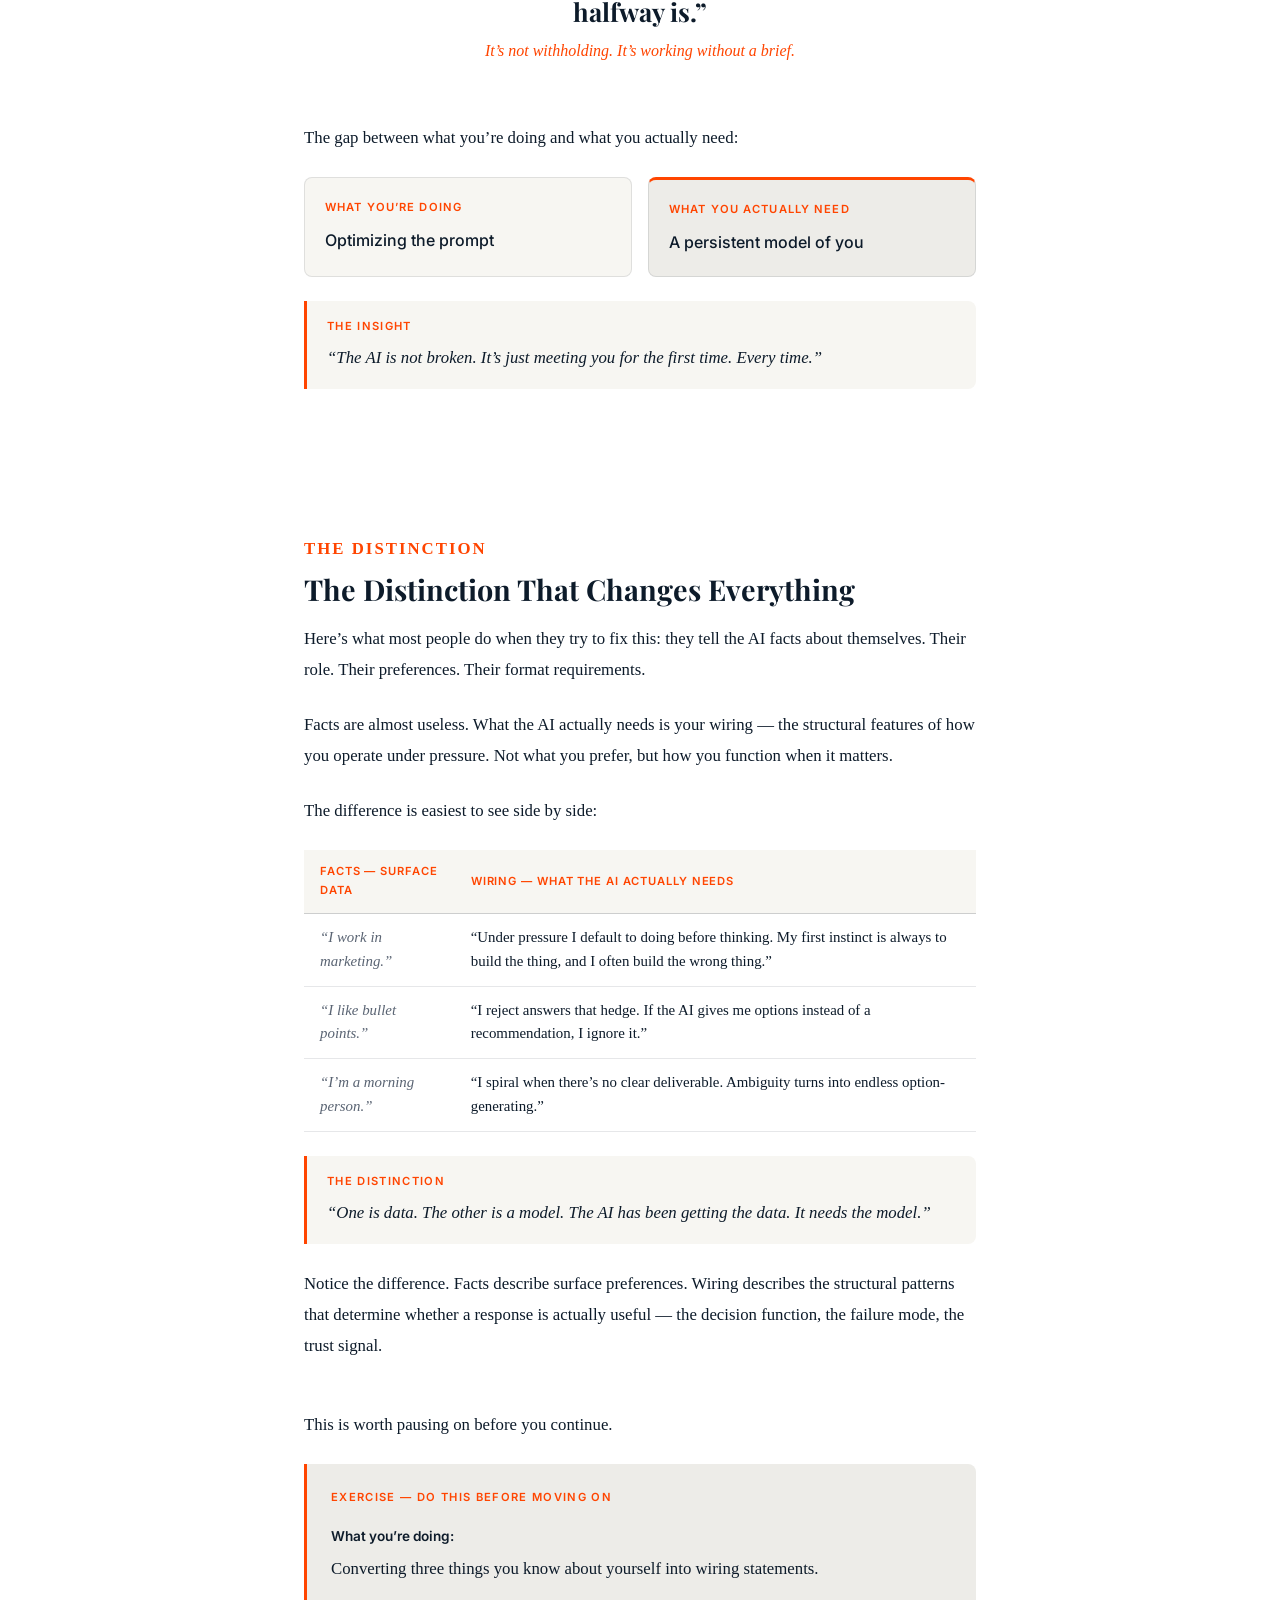
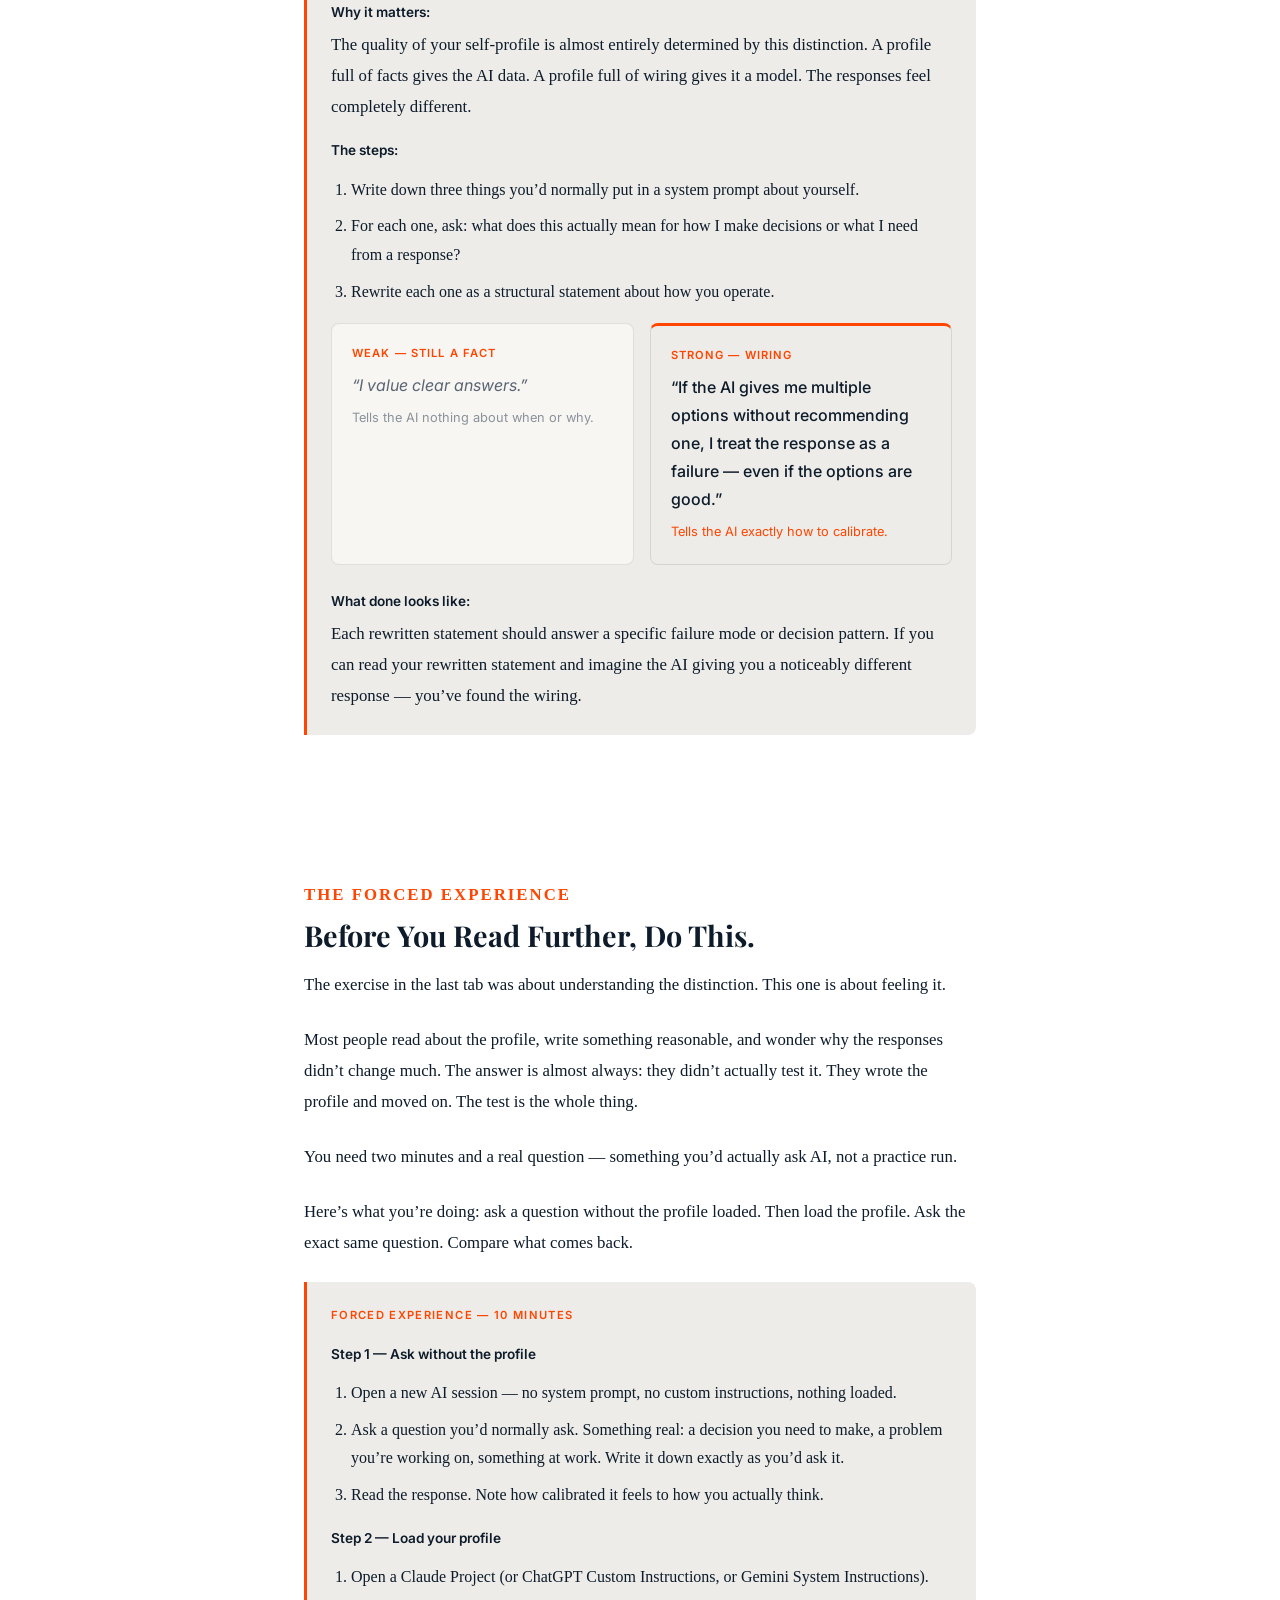
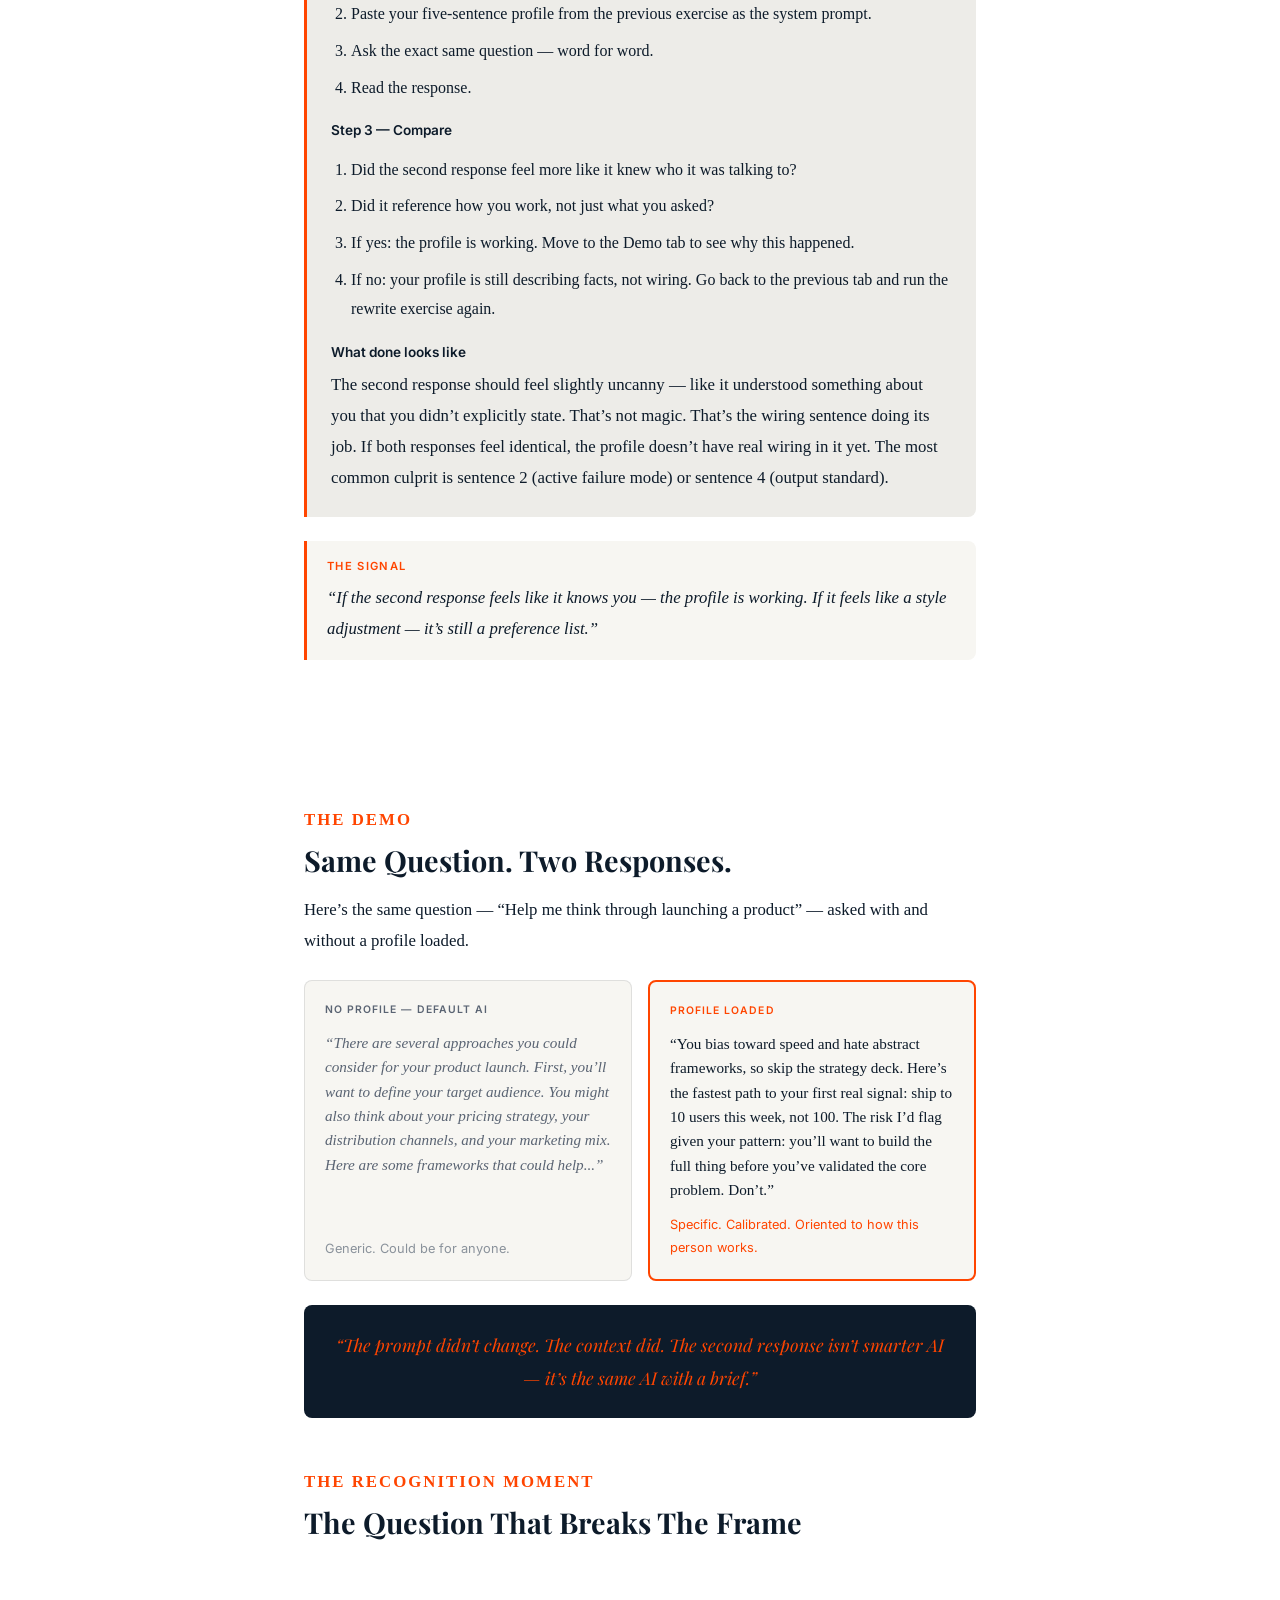
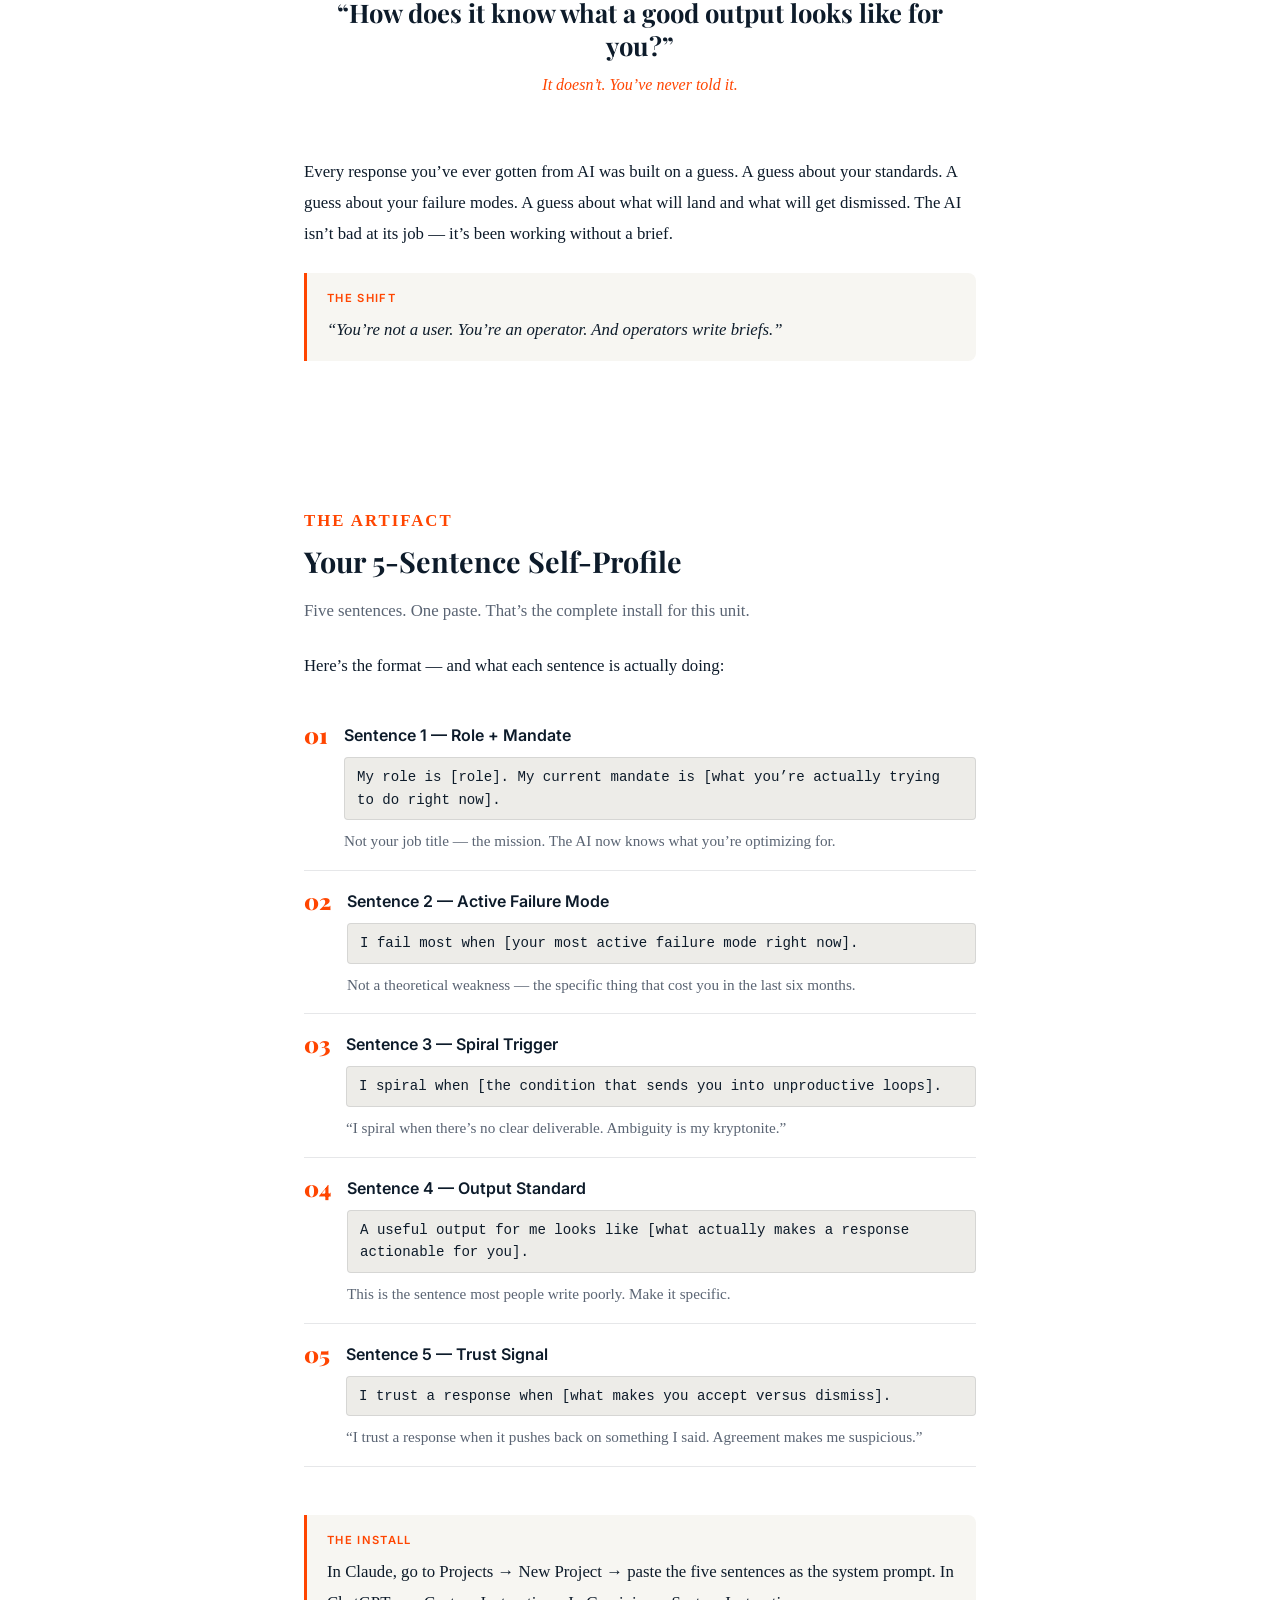
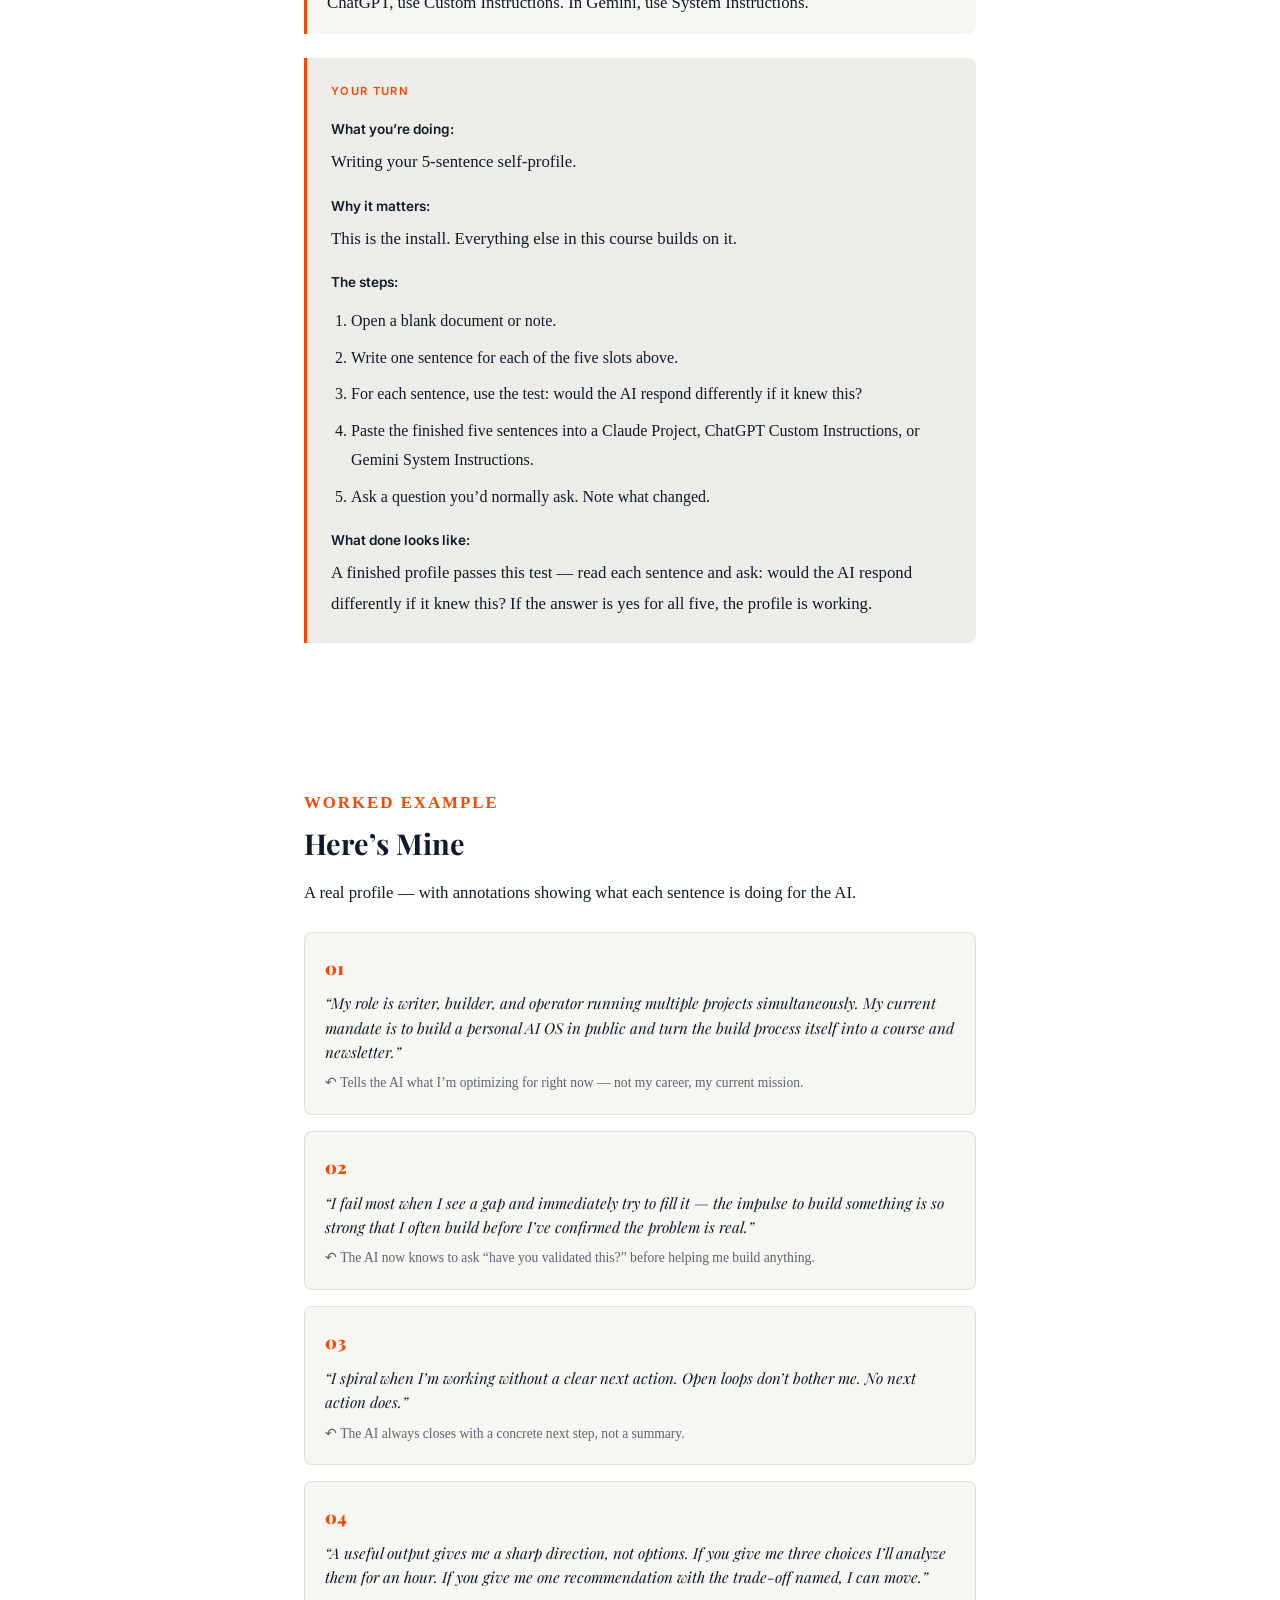
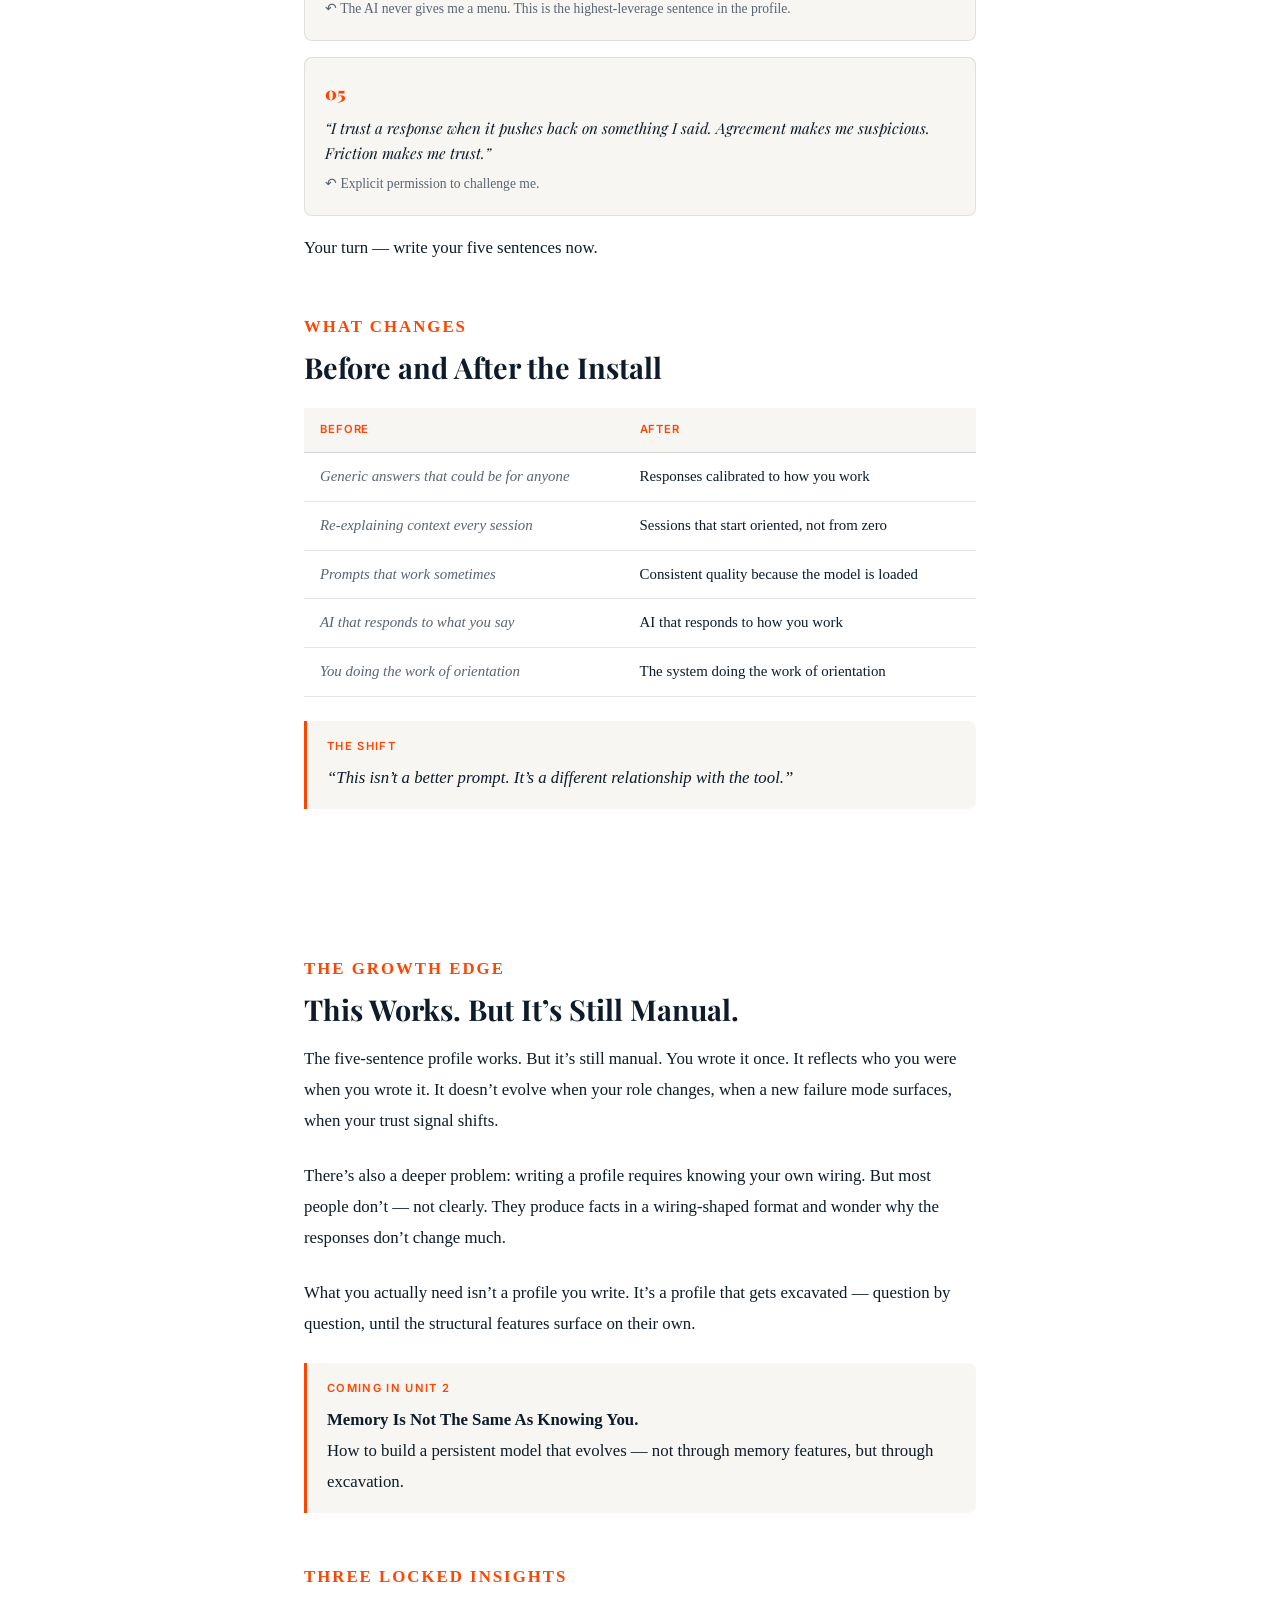
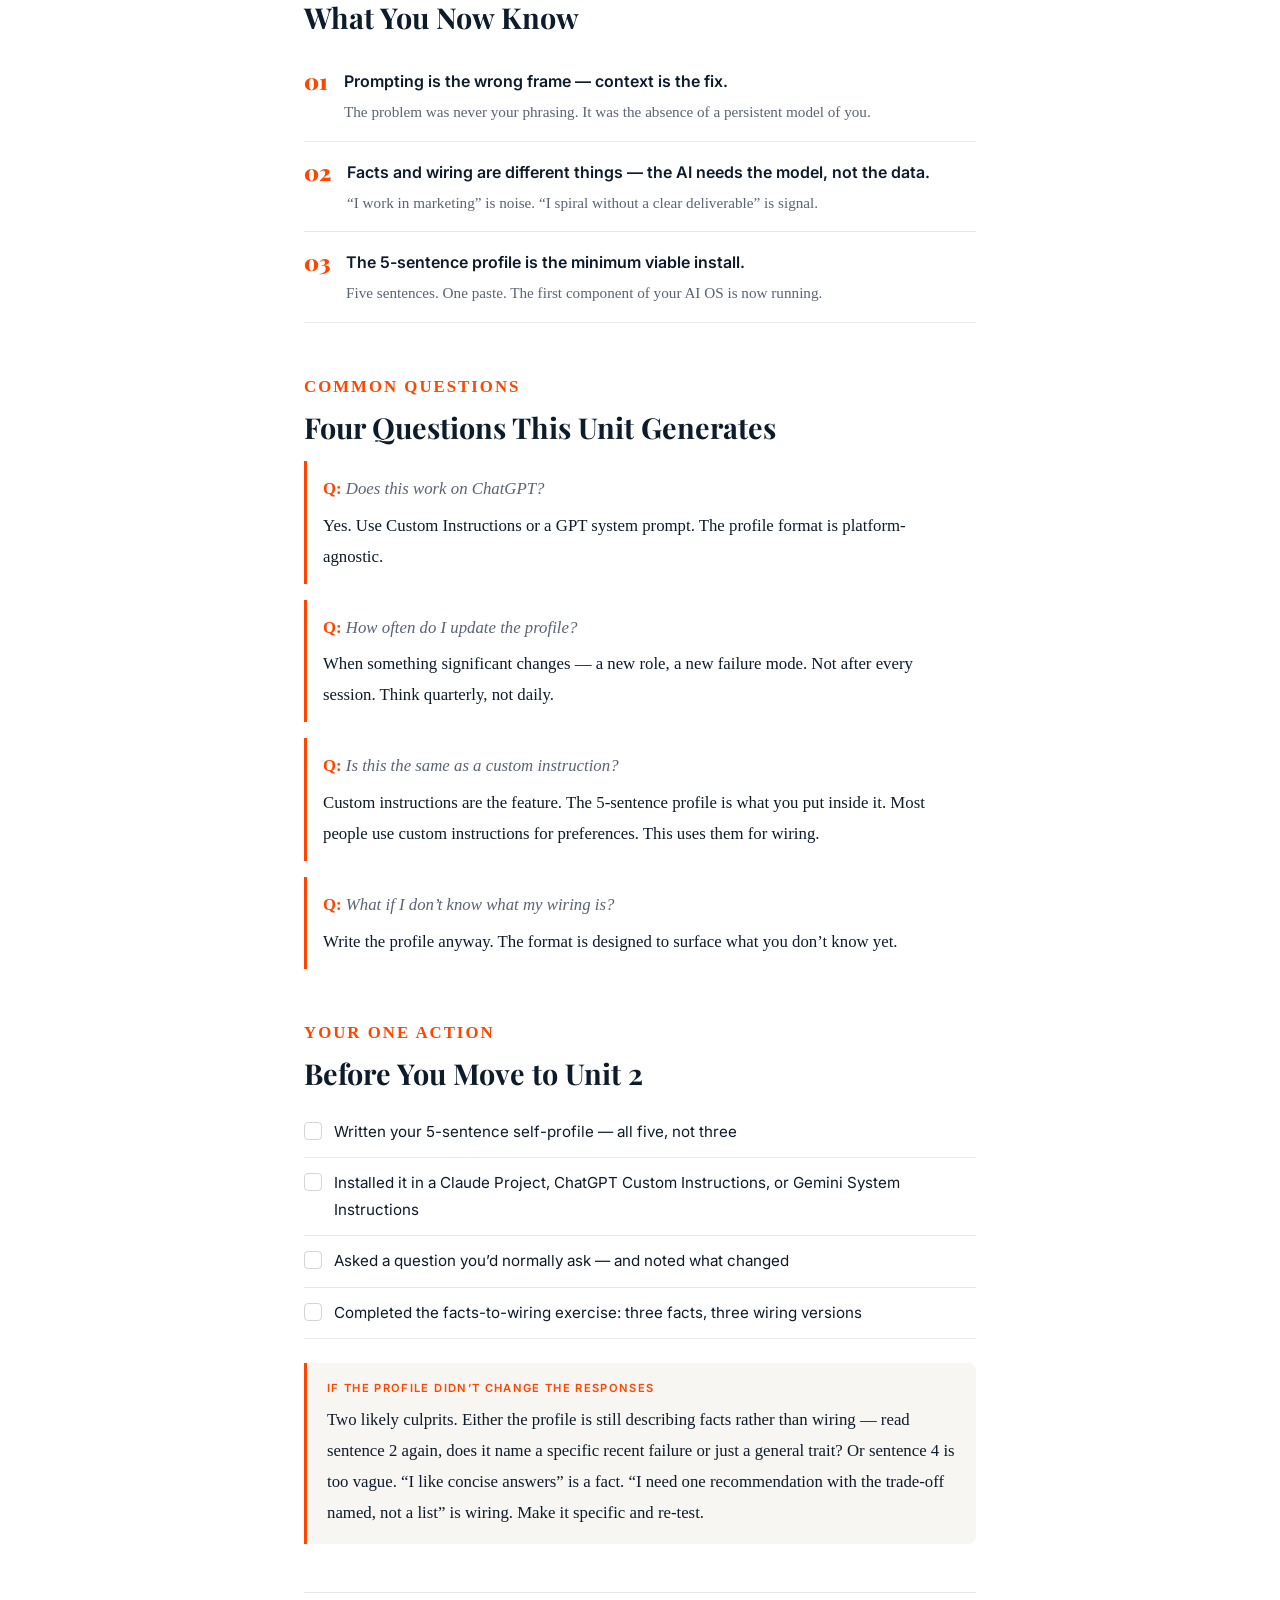
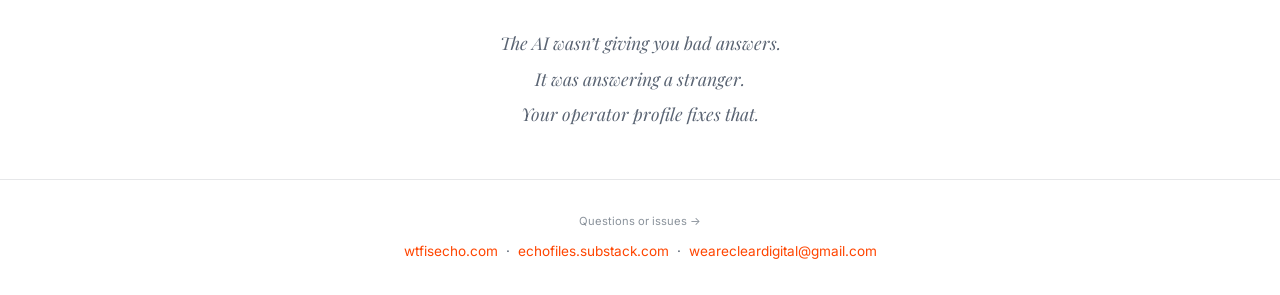
<file: unit-1.html>
<!DOCTYPE html>
<html lang="en">
<head>
  <meta charset="UTF-8">
  <meta name="viewport" content="width=device-width, initial-scale=1.0">
  <title>Unit 1 — The Self-Profile | Build Your AI OS</title>
  <link rel="preconnect" href="https://fonts.googleapis.com">
  <link rel="preconnect" href="https://fonts.gstatic.com" crossorigin>
  <link href="https://fonts.googleapis.com/css2?family=Playfair+Display:ital,wght@0,700;0,900;1,700;1,900&family=Inter:wght@400;500;600&display=swap" rel="stylesheet">
  <link rel="stylesheet" href="course.css">
</head>
<body>
<script>
window.UNIT_DATA = {
  unit: 1,
  nextUnit: 'unit-2.html'
};
</script>

  <!-- ===== UNIT TITLE BLOCK ===== -->
  <div class="unit-title-block">
    <span class="eyebrow">UNIT 1 OF 6 &mdash; THE SELF-PROFILE</span>
    <h1>You’re Not Prompting Wrong. You’re Asking The Wrong Question.</h1>
    <p class="subtitle">The real problem isn’t your phrasing. It’s that the AI doesn’t know who you are.</p>
  </div>

  <!-- ===== TAB NAV (8 tabs, scroll-driven) ===== -->
  <nav class="tab-nav">
    <div class="tab-nav-tabs">
      <button class="tab-btn active" data-tab="0">Overview</button>
      <button class="tab-btn" data-tab="1">The Problem</button>
      <button class="tab-btn" data-tab="2">Facts vs. Wiring</button>
      <button class="tab-btn" data-tab="3">Feel It</button>
      <button class="tab-btn" data-tab="4">The Demo</button>
      <button class="tab-btn" data-tab="5">The Artifact</button>
      <button class="tab-btn" data-tab="6">Worked Example</button>
      <button class="tab-btn" data-tab="7">What’s Next</button>
      <div class="progress-bar" id="progressBar"></div>
    </div>
  </nav>

  <main>

    <div class="content-area" id="panel-0">
      <div class="section">
        <p class="prose">You open a new chat. You type your question. And the AI gives you something that could have been written for anyone.</p>
        <p class="prose">Generic. Safe. Technically correct and completely useless for the specific way your brain works and the specific thing you’re trying to do.</p>
        <p class="prose">The AI doesn’t know how you think. That’s the whole problem. Not your phrasing. Not your technique. Not the template you haven’t found yet. The AI is meeting you for the first time, every time &mdash; and it has no model of who you are.</p>
        <p class="prose">So you try harder. Better phrasing. More context. Templates from people who swear they’ve cracked it.</p>
        <p class="prose">Here’s what nobody tells you: the frustration is real, but the diagnosis is wrong. You don’t have a prompting problem. You have a context problem. And those require completely different solutions.</p>
      </div>
      <div class="section">
        <p class="section-label">BY THE END OF THIS UNIT</p>
        <h3>THREE THINGS THAT WILL PERMANENTLY CHANGE</h3>
        <div class="num-item"><span class="num-item-num">01</span><div class="num-item-content"><div class="num-item-title">Why prompts are the wrong frame</div><div class="num-item-desc">The problem was never your phrasing. It was that you were optimizing the wrong variable.</div></div></div>
        <div class="num-item"><span class="num-item-num">02</span><div class="num-item-content"><div class="num-item-title">The difference between facts and wiring</div><div class="num-item-desc">&ldquo;I work in marketing&rdquo; is data. &ldquo;I spiral under pressure&rdquo; is a model. The AI needs the model.</div></div></div>
        <div class="num-item"><span class="num-item-num">03</span><div class="num-item-content"><div class="num-item-title">What the actual first install is</div><div class="num-item-desc">Before any tool, gear, or workflow &mdash; there is one artifact that makes everything else work.</div></div></div>
      </div>
      <div class="section">
        <p class="section-label">WHERE WE’RE GOING</p>
        <div class="timeline">
          <div class="timeline-step"><span class="timeline-step-label">The Wrong Diagnosis</span> <span class="timeline-step-desc">&mdash; What you think the problem is</span></div>
          <div class="timeline-step"><span class="timeline-step-label">The Reframe</span> <span class="timeline-step-desc">&mdash; What’s actually going on</span></div>
          <div class="timeline-step"><span class="timeline-step-label">Facts vs. Wiring</span> <span class="timeline-step-desc">&mdash; The distinction that changes everything</span></div>
          <div class="timeline-step"><span class="timeline-step-label">Feel It</span> <span class="timeline-step-desc">&mdash; Before you read further, do this</span></div>
          <div class="timeline-step"><span class="timeline-step-label">The Demo</span> <span class="timeline-step-desc">&mdash; Same question, two completely different responses</span></div>
          <div class="timeline-step"><span class="timeline-step-label">The Artifact</span> <span class="timeline-step-desc">&mdash; Five sentences. One paste. That’s the install.</span></div>
          <div class="timeline-step"><span class="timeline-step-label">The Worked Example</span> <span class="timeline-step-desc">&mdash; A real profile with annotations</span></div>
          <div class="timeline-step"><span class="timeline-step-label">What’s Next</span> <span class="timeline-step-desc">&mdash; The bridge to Unit 2</span></div>
        </div>
      </div>
    </div>

    <div class="content-area" id="panel-1">
      <div class="section">
        <p class="section-label">THE WRONG DIAGNOSIS</p>
        <h2>The Wrong Diagnosis</h2>
        <p class="prose">The entire AI productivity industry is organized around a false premise: that the problem is how you phrase your request. That there’s a technique you haven’t learned, a template you haven’t found, a magic construction that unlocks better responses.</p>
        <p class="prose">Prompt libraries exist because of this premise. &ldquo;Prompt engineering&rdquo; courses exist because of this premise. Every &ldquo;10x your AI results&rdquo; post on LinkedIn exists because of this premise.</p>
        <p class="prose">It’s wrong. The problem is upstream of the prompt entirely. And until you fix the upstream problem, better prompts are like speaking louder to someone who doesn’t speak your language.</p>
        <p class="prose">Here’s what most people have already tried &mdash; and why none of it fixed anything:</p>
        <div class="strikethrough-list">
          <div class="strikethrough-label">WHAT YOU’VE TRIED</div>
          <ul><li>Better phrasing</li><li>Prompt libraries</li><li>Copying templates from Twitter / LinkedIn</li><li>Asking more specifically</li><li>Finding the &ldquo;right&rdquo; AI tool</li></ul>
          <div class="strikethrough-footer">None of these fix the upstream problem.</div>
        </div>
      </div>
      <div class="section">
        <p class="section-label">THE REFRAME</p>
        <h2>The AI Doesn’t Know Who You Are</h2>
        <p class="prose">The AI is giving you generic answers because it has no idea who you are.</p>
        <p class="prose">Every session starts from zero. You open a chat and the AI is meeting you for the first time. It doesn’t know what you do, how you think, what a good output looks like for you, what your failure modes are, or what kind of response will land versus get dismissed. It’s making its best guess from the words in front of it &mdash; and those words don’t contain a model of you.</p>
      </div>
      <div class="dark-divider">
        <h2>You’re not prompting badly. You’re asking a stranger.</h2>
      </div>
      <div class="pull-quote-large">
        <blockquote>&ldquo;The AI isn’t meeting you halfway. It doesn’t know where halfway is.&rdquo;</blockquote>
        <p class="accent-sub">It’s not withholding. It’s working without a brief.</p>
      </div>
      <div class="section">
        <p class="prose">The gap between what you’re doing and what you actually need:</p>
        <div class="comparison">
          <div class="comparison-card"><div class="card-label">WHAT YOU’RE DOING</div><div class="card-content">Optimizing the prompt</div></div>
          <div class="comparison-card accented"><div class="card-label">WHAT YOU ACTUALLY NEED</div><div class="card-content">A persistent model of you</div></div>
        </div>
        <div class="insight"><div class="insight-label">THE INSIGHT</div><p class="insight-quote">&ldquo;The AI is not broken. It’s just meeting you for the first time. Every time.&rdquo;</p></div>
      </div>
    </div>

    <div class="content-area" id="panel-2">
      <div class="section">
        <p class="section-label">THE DISTINCTION</p>
        <h2>The Distinction That Changes Everything</h2>
        <p class="prose">Here’s what most people do when they try to fix this: they tell the AI facts about themselves. Their role. Their preferences. Their format requirements.</p>
        <p class="prose">Facts are almost useless. What the AI actually needs is your wiring &mdash; the structural features of how you operate under pressure. Not what you prefer, but how you function when it matters.</p>
        <p class="prose">The difference is easiest to see side by side:</p>
        <table class="data-table">
          <thead><tr><th>FACTS &mdash; surface data</th><th>WIRING &mdash; what the AI actually needs</th></tr></thead>
          <tbody>
            <tr><td>&ldquo;I work in marketing.&rdquo;</td><td>&ldquo;Under pressure I default to doing before thinking. My first instinct is always to build the thing, and I often build the wrong thing.&rdquo;</td></tr>
            <tr><td>&ldquo;I like bullet points.&rdquo;</td><td>&ldquo;I reject answers that hedge. If the AI gives me options instead of a recommendation, I ignore it.&rdquo;</td></tr>
            <tr><td>&ldquo;I’m a morning person.&rdquo;</td><td>&ldquo;I spiral when there’s no clear deliverable. Ambiguity turns into endless option-generating.&rdquo;</td></tr>
          </tbody>
        </table>
        <div class="insight"><div class="insight-label">THE DISTINCTION</div><p class="insight-quote">&ldquo;One is data. The other is a model. The AI has been getting the data. It needs the model.&rdquo;</p></div>
        <p class="prose">Notice the difference. Facts describe surface preferences. Wiring describes the structural patterns that determine whether a response is actually useful &mdash; the decision function, the failure mode, the trust signal.</p>
      </div>
      <div class="section">
        <p class="prose">This is worth pausing on before you continue.</p>
        <div class="exercise-block">
          <div class="exercise-label">EXERCISE &mdash; DO THIS BEFORE MOVING ON</div>
          <p class="exercise-heading">What you’re doing:</p>
          <p>Converting three things you know about yourself into wiring statements.</p>
          <p class="exercise-heading">Why it matters:</p>
          <p>The quality of your self-profile is almost entirely determined by this distinction. A profile full of facts gives the AI data. A profile full of wiring gives it a model. The responses feel completely different.</p>
          <p class="exercise-heading">The steps:</p>
          <ol>
            <li>Write down three things you’d normally put in a system prompt about yourself.</li>
            <li>For each one, ask: what does this actually mean for how I make decisions or what I need from a response?</li>
            <li>Rewrite each one as a structural statement about how you operate.</li>
          </ol>
          <div class="comparison" style="margin-top:1rem">
            <div class="comparison-card"><div class="card-label">WEAK &mdash; still a fact</div><div class="card-content muted">&ldquo;I value clear answers.&rdquo;</div><div class="card-caption">Tells the AI nothing about when or why.</div></div>
            <div class="comparison-card accented"><div class="card-label">STRONG &mdash; wiring</div><div class="card-content">&ldquo;If the AI gives me multiple options without recommending one, I treat the response as a failure &mdash; even if the options are good.&rdquo;</div><div class="card-caption">Tells the AI exactly how to calibrate.</div></div>
          </div>
          <p class="exercise-heading">What done looks like:</p>
          <p>Each rewritten statement should answer a specific failure mode or decision pattern. If you can read your rewritten statement and imagine the AI giving you a noticeably different response &mdash; you’ve found the wiring.</p>
        </div>
      </div>
    </div>

    <!-- ==================== TAB 3: Feel It ==================== -->
    <div class="content-area" id="panel-3">
      <div class="section">
        <p class="section-label">THE FORCED EXPERIENCE</p>
        <h2>Before You Read Further, Do This.</h2>
        <p class="prose">The exercise in the last tab was about understanding the distinction. This one is about feeling it.</p>
        <p class="prose">Most people read about the profile, write something reasonable, and wonder why the responses didn’t change much. The answer is almost always: they didn’t actually test it. They wrote the profile and moved on. The test is the whole thing.</p>
        <p class="prose">You need two minutes and a real question &mdash; something you’d actually ask AI, not a practice run.</p>
        <p class="prose">Here’s what you’re doing: ask a question without the profile loaded. Then load the profile. Ask the exact same question. Compare what comes back.</p>
        <div class="exercise-block">
          <div class="exercise-label">FORCED EXPERIENCE &mdash; 10 MINUTES</div>
          <p class="exercise-heading">Step 1 &mdash; Ask without the profile</p>
          <ol>
            <li>Open a new AI session &mdash; no system prompt, no custom instructions, nothing loaded.</li>
            <li>Ask a question you’d normally ask. Something real: a decision you need to make, a problem you’re working on, something at work. Write it down exactly as you’d ask it.</li>
            <li>Read the response. Note how calibrated it feels to how you actually think.</li>
          </ol>
          <p class="exercise-heading">Step 2 &mdash; Load your profile</p>
          <ol>
            <li>Open a Claude Project (or ChatGPT Custom Instructions, or Gemini System Instructions).</li>
            <li>Paste your five-sentence profile from the previous exercise as the system prompt.</li>
            <li>Ask the exact same question &mdash; word for word.</li>
            <li>Read the response.</li>
          </ol>
          <p class="exercise-heading">Step 3 &mdash; Compare</p>
          <ol>
            <li>Did the second response feel more like it knew who it was talking to?</li>
            <li>Did it reference how you work, not just what you asked?</li>
            <li>If yes: the profile is working. Move to the Demo tab to see why this happened.</li>
            <li>If no: your profile is still describing facts, not wiring. Go back to the previous tab and run the rewrite exercise again.</li>
          </ol>
          <p class="exercise-heading">What done looks like</p>
          <p>The second response should feel slightly uncanny &mdash; like it understood something about you that you didn’t explicitly state. That’s not magic. That’s the wiring sentence doing its job. If both responses feel identical, the profile doesn’t have real wiring in it yet. The most common culprit is sentence 2 (active failure mode) or sentence 4 (output standard).</p>
        </div>
        <div class="insight"><div class="insight-label">THE SIGNAL</div><p class="insight-quote">&ldquo;If the second response feels like it knows you &mdash; the profile is working. If it feels like a style adjustment &mdash; it’s still a preference list.&rdquo;</p></div>
      </div>
    </div>

    <div class="content-area" id="panel-4">
      <div class="section">
        <p class="section-label">THE DEMO</p>
        <h2>Same Question. Two Responses.</h2>
        <p class="prose">Here’s the same question &mdash; &ldquo;Help me think through launching a product&rdquo; &mdash; asked with and without a profile loaded.</p>
        <div class="demo-cards">
          <div class="demo-card"><div class="demo-card-header muted">NO PROFILE &mdash; DEFAULT AI</div><div class="demo-card-body italic">&ldquo;There are several approaches you could consider for your product launch. First, you’ll want to define your target audience. You might also think about your pricing strategy, your distribution channels, and your marketing mix. Here are some frameworks that could help...&rdquo;</div><div class="demo-card-footer">Generic. Could be for anyone.</div></div>
          <div class="demo-card highlighted"><div class="demo-card-header accent">PROFILE LOADED</div><div class="demo-card-body bold">&ldquo;You bias toward speed and hate abstract frameworks, so skip the strategy deck. Here’s the fastest path to your first real signal: ship to 10 users this week, not 100. The risk I’d flag given your pattern: you’ll want to build the full thing before you’ve validated the core problem. Don’t.&rdquo;</div><div class="demo-card-footer accent">Specific. Calibrated. Oriented to how this person works.</div></div>
        </div>
        <div class="demo-statement-bar"><p>&ldquo;The prompt didn’t change. The context did. The second response isn’t smarter AI &mdash; it’s the same AI with a brief.&rdquo;</p></div>
      </div>
      <div class="section">
        <p class="section-label">THE RECOGNITION MOMENT</p>
        <h2>The Question That Breaks The Frame</h2>
        <div class="pull-quote-large"><blockquote>&ldquo;How does it know what a good output looks like for you?&rdquo;</blockquote><p class="accent-sub">It doesn’t. You’ve never told it.</p></div>
        <p class="prose">Every response you’ve ever gotten from AI was built on a guess. A guess about your standards. A guess about your failure modes. A guess about what will land and what will get dismissed. The AI isn’t bad at its job &mdash; it’s been working without a brief.</p>
        <div class="insight"><div class="insight-label">THE SHIFT</div><p class="insight-quote">&ldquo;You’re not a user. You’re an operator. And operators write briefs.&rdquo;</p></div>
      </div>
    </div>

    <div class="content-area" id="panel-5">
      <div class="section">
        <p class="section-label">THE ARTIFACT</p>
        <h2>Your 5-Sentence Self-Profile</h2>
        <p class="prose-muted">Five sentences. One paste. That’s the complete install for this unit.</p>
        <p class="prose">Here’s the format &mdash; and what each sentence is actually doing:</p>
        <div class="num-item"><span class="num-item-num">01</span><div class="num-item-content"><div class="num-item-title">Sentence 1 &mdash; Role + Mandate</div><code class="format-string">My role is [role]. My current mandate is [what you’re actually trying to do right now].</code><div class="num-item-desc">Not your job title &mdash; the mission. The AI now knows what you’re optimizing for.</div></div></div>
        <div class="num-item"><span class="num-item-num">02</span><div class="num-item-content"><div class="num-item-title">Sentence 2 &mdash; Active Failure Mode</div><code class="format-string">I fail most when [your most active failure mode right now].</code><div class="num-item-desc">Not a theoretical weakness &mdash; the specific thing that cost you in the last six months.</div></div></div>
        <div class="num-item"><span class="num-item-num">03</span><div class="num-item-content"><div class="num-item-title">Sentence 3 &mdash; Spiral Trigger</div><code class="format-string">I spiral when [the condition that sends you into unproductive loops].</code><div class="num-item-desc">&ldquo;I spiral when there’s no clear deliverable. Ambiguity is my kryptonite.&rdquo;</div></div></div>
        <div class="num-item"><span class="num-item-num">04</span><div class="num-item-content"><div class="num-item-title">Sentence 4 &mdash; Output Standard</div><code class="format-string">A useful output for me looks like [what actually makes a response actionable for you].</code><div class="num-item-desc">This is the sentence most people write poorly. Make it specific.</div></div></div>
        <div class="num-item"><span class="num-item-num">05</span><div class="num-item-content"><div class="num-item-title">Sentence 5 &mdash; Trust Signal</div><code class="format-string">I trust a response when [what makes you accept versus dismiss].</code><div class="num-item-desc">&ldquo;I trust a response when it pushes back on something I said. Agreement makes me suspicious.&rdquo;</div></div></div>
      </div>
      <div class="callout"><div class="callout-label">THE INSTALL</div><p>In Claude, go to Projects &rarr; New Project &rarr; paste the five sentences as the system prompt. In ChatGPT, use Custom Instructions. In Gemini, use System Instructions.</p></div>
      <div class="section">
        <div class="exercise-block">
          <div class="exercise-label">YOUR TURN</div>
          <p class="exercise-heading">What you’re doing:</p><p>Writing your 5-sentence self-profile.</p>
          <p class="exercise-heading">Why it matters:</p><p>This is the install. Everything else in this course builds on it.</p>
          <p class="exercise-heading">The steps:</p>
          <ol>
            <li>Open a blank document or note.</li>
            <li>Write one sentence for each of the five slots above.</li>
            <li>For each sentence, use the test: would the AI respond differently if it knew this?</li>
            <li>Paste the finished five sentences into a Claude Project, ChatGPT Custom Instructions, or Gemini System Instructions.</li>
            <li>Ask a question you’d normally ask. Note what changed.</li>
          </ol>
          <p class="exercise-heading">What done looks like:</p><p>A finished profile passes this test &mdash; read each sentence and ask: would the AI respond differently if it knew this? If the answer is yes for all five, the profile is working.</p>
        </div>
      </div>
    </div>

    <div class="content-area" id="panel-6">
      <div class="section">
        <p class="section-label">WORKED EXAMPLE</p>
        <h2>Here’s Mine</h2>
        <p class="prose">A real profile &mdash; with annotations showing what each sentence is doing for the AI.</p>
        <div class="worked-card"><div class="worked-card-num">01</div><div class="worked-card-sentence">&ldquo;My role is writer, builder, and operator running multiple projects simultaneously. My current mandate is to build a personal AI OS in public and turn the build process itself into a course and newsletter.&rdquo;</div><div class="worked-card-annotation">&cularr; Tells the AI what I’m optimizing for right now &mdash; not my career, my current mission.</div></div>
        <div class="worked-card"><div class="worked-card-num">02</div><div class="worked-card-sentence">&ldquo;I fail most when I see a gap and immediately try to fill it &mdash; the impulse to build something is so strong that I often build before I’ve confirmed the problem is real.&rdquo;</div><div class="worked-card-annotation">&cularr; The AI now knows to ask &ldquo;have you validated this?&rdquo; before helping me build anything.</div></div>
        <div class="worked-card"><div class="worked-card-num">03</div><div class="worked-card-sentence">&ldquo;I spiral when I’m working without a clear next action. Open loops don’t bother me. No next action does.&rdquo;</div><div class="worked-card-annotation">&cularr; The AI always closes with a concrete next step, not a summary.</div></div>
        <div class="worked-card"><div class="worked-card-num">04</div><div class="worked-card-sentence">&ldquo;A useful output gives me a sharp direction, not options. If you give me three choices I’ll analyze them for an hour. If you give me one recommendation with the trade-off named, I can move.&rdquo;</div><div class="worked-card-annotation">&cularr; The AI never gives me a menu. This is the highest-leverage sentence in the profile.</div></div>
        <div class="worked-card"><div class="worked-card-num">05</div><div class="worked-card-sentence">&ldquo;I trust a response when it pushes back on something I said. Agreement makes me suspicious. Friction makes me trust.&rdquo;</div><div class="worked-card-annotation">&cularr; Explicit permission to challenge me.</div></div>
        <p class="prose">Your turn &mdash; write your five sentences now.</p>
      </div>
      <div class="section">
        <p class="section-label">WHAT CHANGES</p>
        <h2>Before and After the Install</h2>
        <table class="data-table">
          <thead><tr><th>BEFORE</th><th>AFTER</th></tr></thead>
          <tbody>
            <tr><td>Generic answers that could be for anyone</td><td>Responses calibrated to how you work</td></tr>
            <tr><td>Re-explaining context every session</td><td>Sessions that start oriented, not from zero</td></tr>
            <tr><td>Prompts that work sometimes</td><td>Consistent quality because the model is loaded</td></tr>
            <tr><td>AI that responds to what you say</td><td>AI that responds to how you work</td></tr>
            <tr><td>You doing the work of orientation</td><td>The system doing the work of orientation</td></tr>
          </tbody>
        </table>
        <div class="insight"><div class="insight-label">THE SHIFT</div><p class="insight-quote">&ldquo;This isn’t a better prompt. It’s a different relationship with the tool.&rdquo;</p></div>
      </div>
    </div>

    <div class="content-area" id="panel-7">
      <div class="section">
        <p class="section-label">THE GROWTH EDGE</p>
        <h2>This Works. But It’s Still Manual.</h2>
        <p class="prose">The five-sentence profile works. But it’s still manual. You wrote it once. It reflects who you were when you wrote it. It doesn’t evolve when your role changes, when a new failure mode surfaces, when your trust signal shifts.</p>
        <p class="prose">There’s also a deeper problem: writing a profile requires knowing your own wiring. But most people don’t &mdash; not clearly. They produce facts in a wiring-shaped format and wonder why the responses don’t change much.</p>
        <p class="prose">What you actually need isn’t a profile you write. It’s a profile that gets excavated &mdash; question by question, until the structural features surface on their own.</p>
        <div class="callout"><div class="callout-label">COMING IN UNIT 2</div><p><strong>Memory Is Not The Same As Knowing You.</strong><br>How to build a persistent model that evolves &mdash; not through memory features, but through excavation.</p></div>
      </div>
      <div class="section">
        <p class="section-label">THREE LOCKED INSIGHTS</p>
        <h2>What You Now Know</h2>
        <div class="num-item"><span class="num-item-num">01</span><div class="num-item-content"><div class="num-item-title">Prompting is the wrong frame &mdash; context is the fix.</div><div class="num-item-desc">The problem was never your phrasing. It was the absence of a persistent model of you.</div></div></div>
        <div class="num-item"><span class="num-item-num">02</span><div class="num-item-content"><div class="num-item-title">Facts and wiring are different things &mdash; the AI needs the model, not the data.</div><div class="num-item-desc">&ldquo;I work in marketing&rdquo; is noise. &ldquo;I spiral without a clear deliverable&rdquo; is signal.</div></div></div>
        <div class="num-item"><span class="num-item-num">03</span><div class="num-item-content"><div class="num-item-title">The 5-sentence profile is the minimum viable install.</div><div class="num-item-desc">Five sentences. One paste. The first component of your AI OS is now running.</div></div></div>
      </div>
      <div class="section">
        <p class="section-label">COMMON QUESTIONS</p>
        <h2>Four Questions This Unit Generates</h2>
        <div class="qa-block"><p class="qa-q"><span class="qa-q-label">Q:</span> Does this work on ChatGPT?</p><p class="qa-a">Yes. Use Custom Instructions or a GPT system prompt. The profile format is platform-agnostic.</p></div>
        <div class="qa-block"><p class="qa-q"><span class="qa-q-label">Q:</span> How often do I update the profile?</p><p class="qa-a">When something significant changes &mdash; a new role, a new failure mode. Not after every session. Think quarterly, not daily.</p></div>
        <div class="qa-block"><p class="qa-q"><span class="qa-q-label">Q:</span> Is this the same as a custom instruction?</p><p class="qa-a">Custom instructions are the feature. The 5-sentence profile is what you put inside it. Most people use custom instructions for preferences. This uses them for wiring.</p></div>
        <div class="qa-block"><p class="qa-q"><span class="qa-q-label">Q:</span> What if I don’t know what my wiring is?</p><p class="qa-a">Write the profile anyway. The format is designed to surface what you don’t know yet.</p></div>
      </div>
      <div class="section">
        <p class="section-label">YOUR ONE ACTION</p>
        <h2>Before You Move to Unit 2</h2>
        <div id="checklist">
          <div class="checklist-item" data-check="0"><div class="checklist-box"><svg width="12" height="12" viewBox="0 0 12 12" fill="none"><path d="M2 6l3 3 5-5" stroke="currentColor" stroke-width="2" stroke-linecap="round" stroke-linejoin="round"/></svg></div><span class="checklist-text">Written your 5-sentence self-profile &mdash; all five, not three</span></div>
          <div class="checklist-item" data-check="1"><div class="checklist-box"><svg width="12" height="12" viewBox="0 0 12 12" fill="none"><path d="M2 6l3 3 5-5" stroke="currentColor" stroke-width="2" stroke-linecap="round" stroke-linejoin="round"/></svg></div><span class="checklist-text">Installed it in a Claude Project, ChatGPT Custom Instructions, or Gemini System Instructions</span></div>
          <div class="checklist-item" data-check="2"><div class="checklist-box"><svg width="12" height="12" viewBox="0 0 12 12" fill="none"><path d="M2 6l3 3 5-5" stroke="currentColor" stroke-width="2" stroke-linecap="round" stroke-linejoin="round"/></svg></div><span class="checklist-text">Asked a question you’d normally ask &mdash; and noted what changed</span></div>
          <div class="checklist-item" data-check="3"><div class="checklist-box"><svg width="12" height="12" viewBox="0 0 12 12" fill="none"><path d="M2 6l3 3 5-5" stroke="currentColor" stroke-width="2" stroke-linecap="round" stroke-linejoin="round"/></svg></div><span class="checklist-text">Completed the facts-to-wiring exercise: three facts, three wiring versions</span></div>
        </div>
        <button class="cta-btn" id="markCompleteBtn">Mark complete &rarr;</button>
        <div class="callout" style="margin-top:1.5rem"><div class="callout-label">IF THE PROFILE DIDN’T CHANGE THE RESPONSES</div><p>Two likely culprits. Either the profile is still describing facts rather than wiring &mdash; read sentence 2 again, does it name a specific recent failure or just a general trait? Or sentence 4 is too vague. &ldquo;I like concise answers&rdquo; is a fact. &ldquo;I need one recommendation with the trade-off named, not a list&rdquo; is wiring. Make it specific and re-test.</p></div>
      </div>
      <div class="stinger">
        <p>The AI wasn’t giving you bad answers.</p>
        <p>It was answering a stranger.</p>
        <p>Your operator profile fixes that.</p>
      </div>
    </div>

  </main>

  <footer class="footer">
    <p class="footer-label">Questions or issues &rarr;</p>
    <p class="footer-links">
      <a href="https://wtfisecho.com" target="_blank" rel="noopener">wtfisecho.com</a> &nbsp;&middot;&nbsp;
      <a href="https://echofiles.substack.com" target="_blank" rel="noopener">echofiles.substack.com</a> &nbsp;&middot;&nbsp;
      <a href="mailto:wearecleardigital@gmail.com">wearecleardigital@gmail.com</a>
    </p>
  </footer>

  <div class="modal-backdrop" id="modalBackdrop">
    <div class="modal" id="modal">
      <button class="modal-close" id="modalClose">&times;</button>
      <div class="modal-eyebrow">YOUR ARTIFACT &mdash; UNIT 1</div>
      <div class="modal-title">The 5-Sentence Self-Profile</div>
      <p class="modal-intro">Copy the template below. Fill in each sentence with your specific wiring &mdash; not your preferences, your structure. Paste the result into a Claude Project as the system prompt. That’s the full install.</p>
      <div class="copy-block" id="copyBlock">My role is [role]. My current mandate is [what you're actually trying to do right now].

I fail most when [your most active failure mode — specific, not general].

I spiral when [the specific condition that sends you into unproductive loops].

A useful output gives me [what actually makes a response actionable — not format, mechanism].

I trust a response when [what makes you accept vs. dismiss — the mechanism, not "good quality"].</div>
      <button class="cta-btn visible" id="copyBtn">Copy to clipboard &rarr;</button>
      <p class="modal-footer-text">The install takes five minutes. What it changes takes longer to fully see.</p>
      <button class="ghost-btn-secondary" id="continueBtn">Continue to Unit 2 &rarr;</button>
    </div>
  </div>

  <script src="course.js"></script>
</body>
</html>
</file>
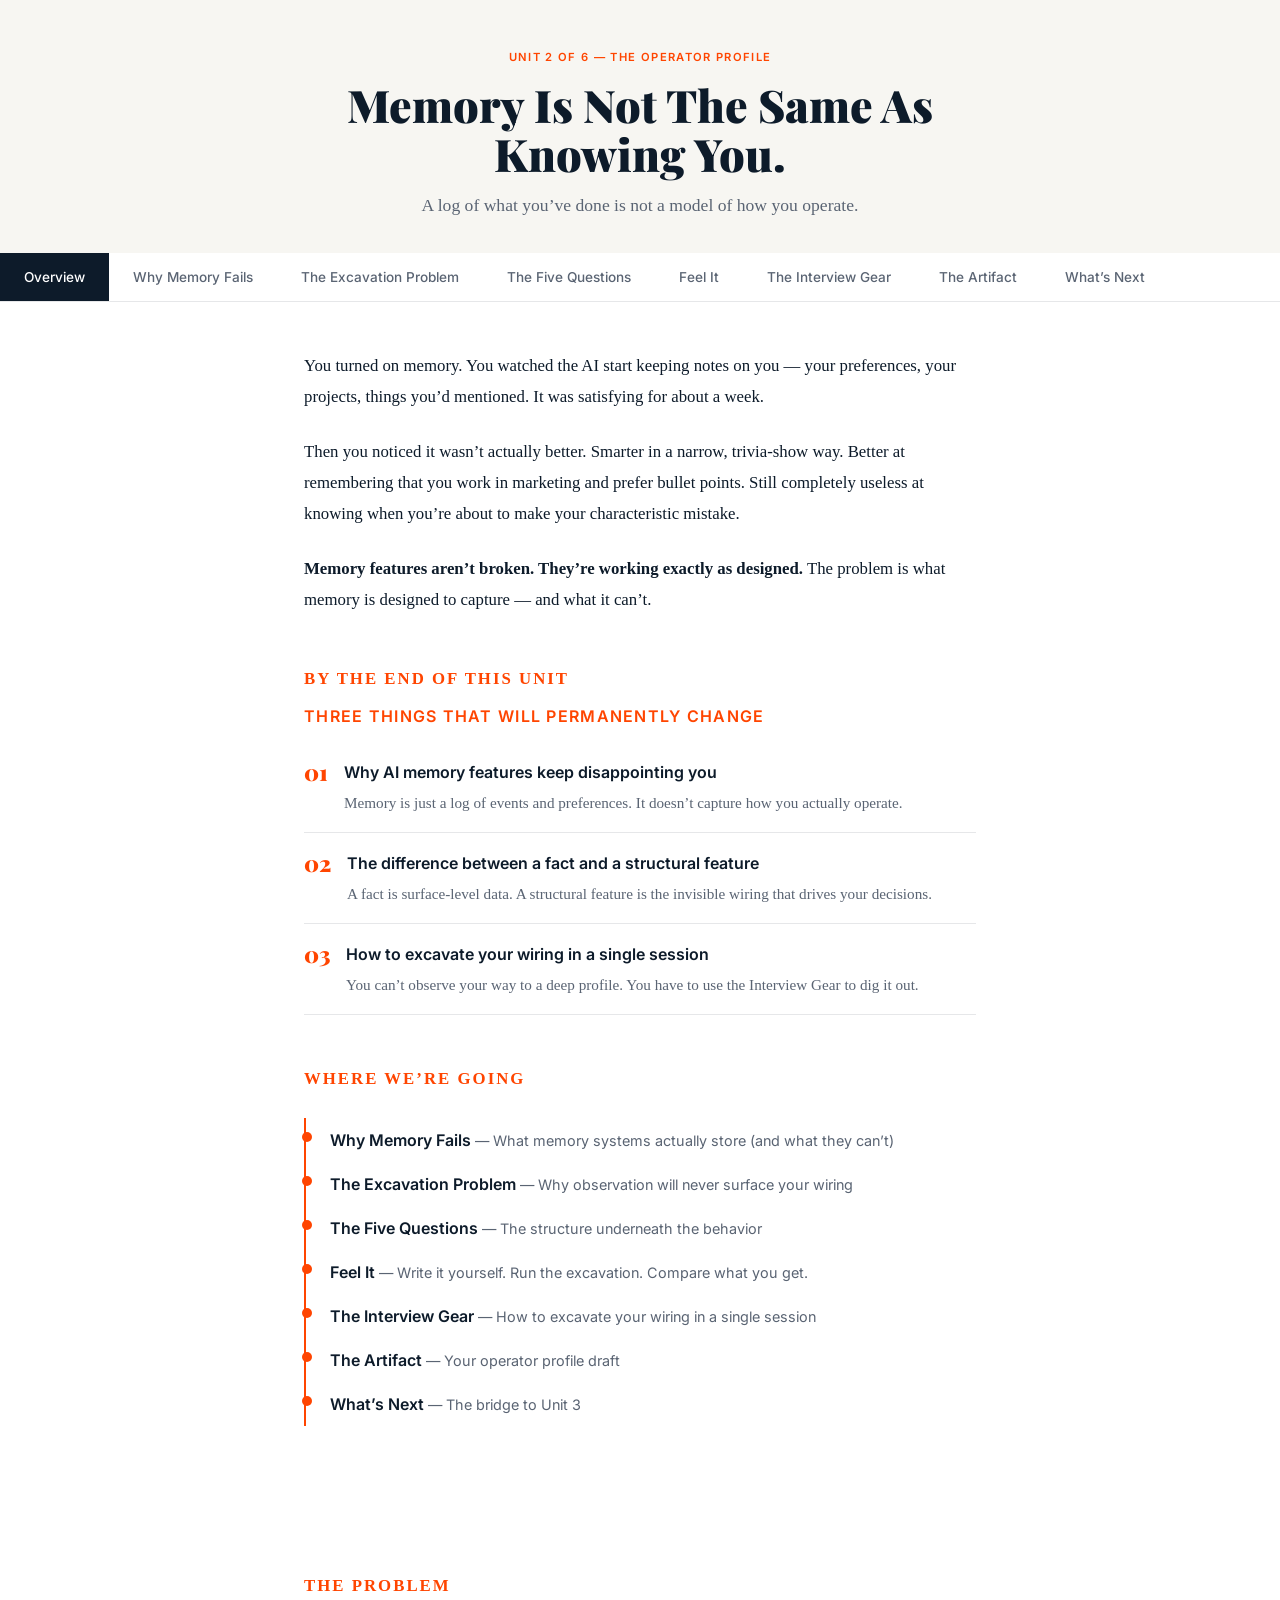
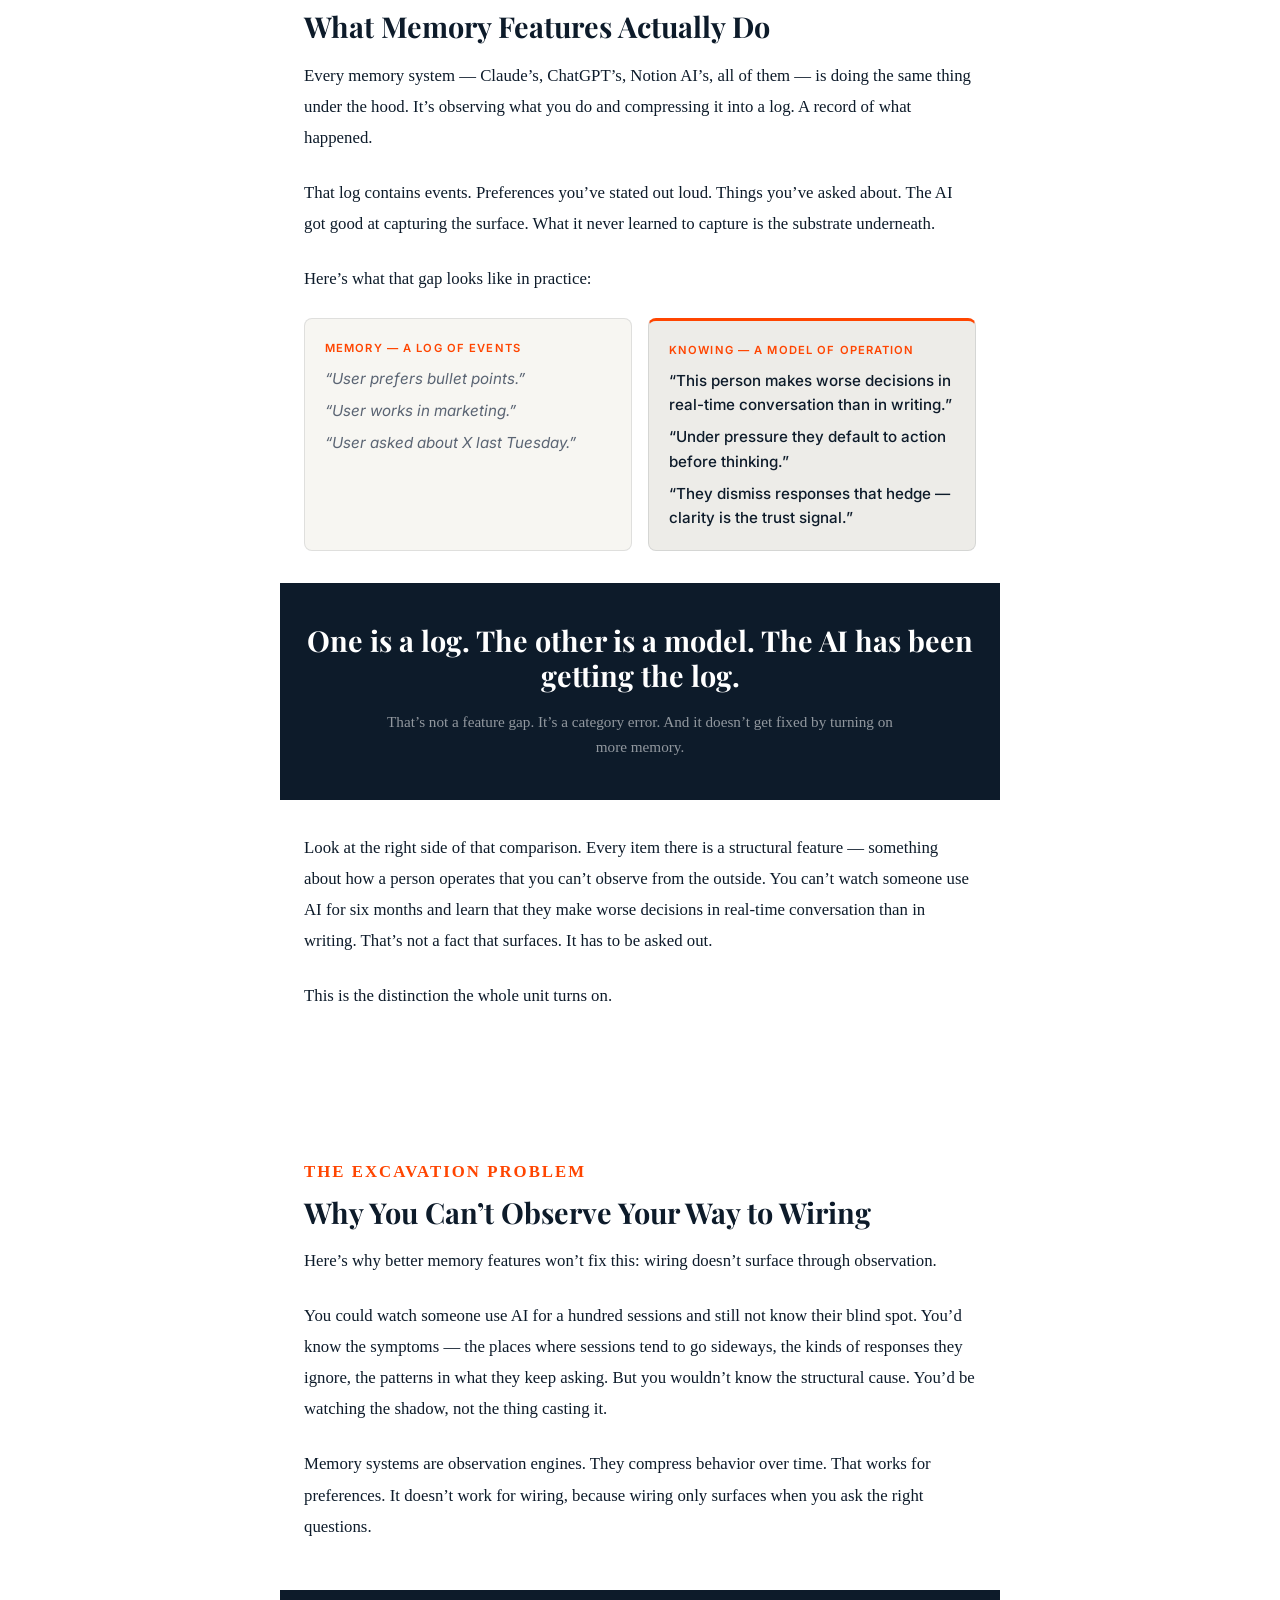
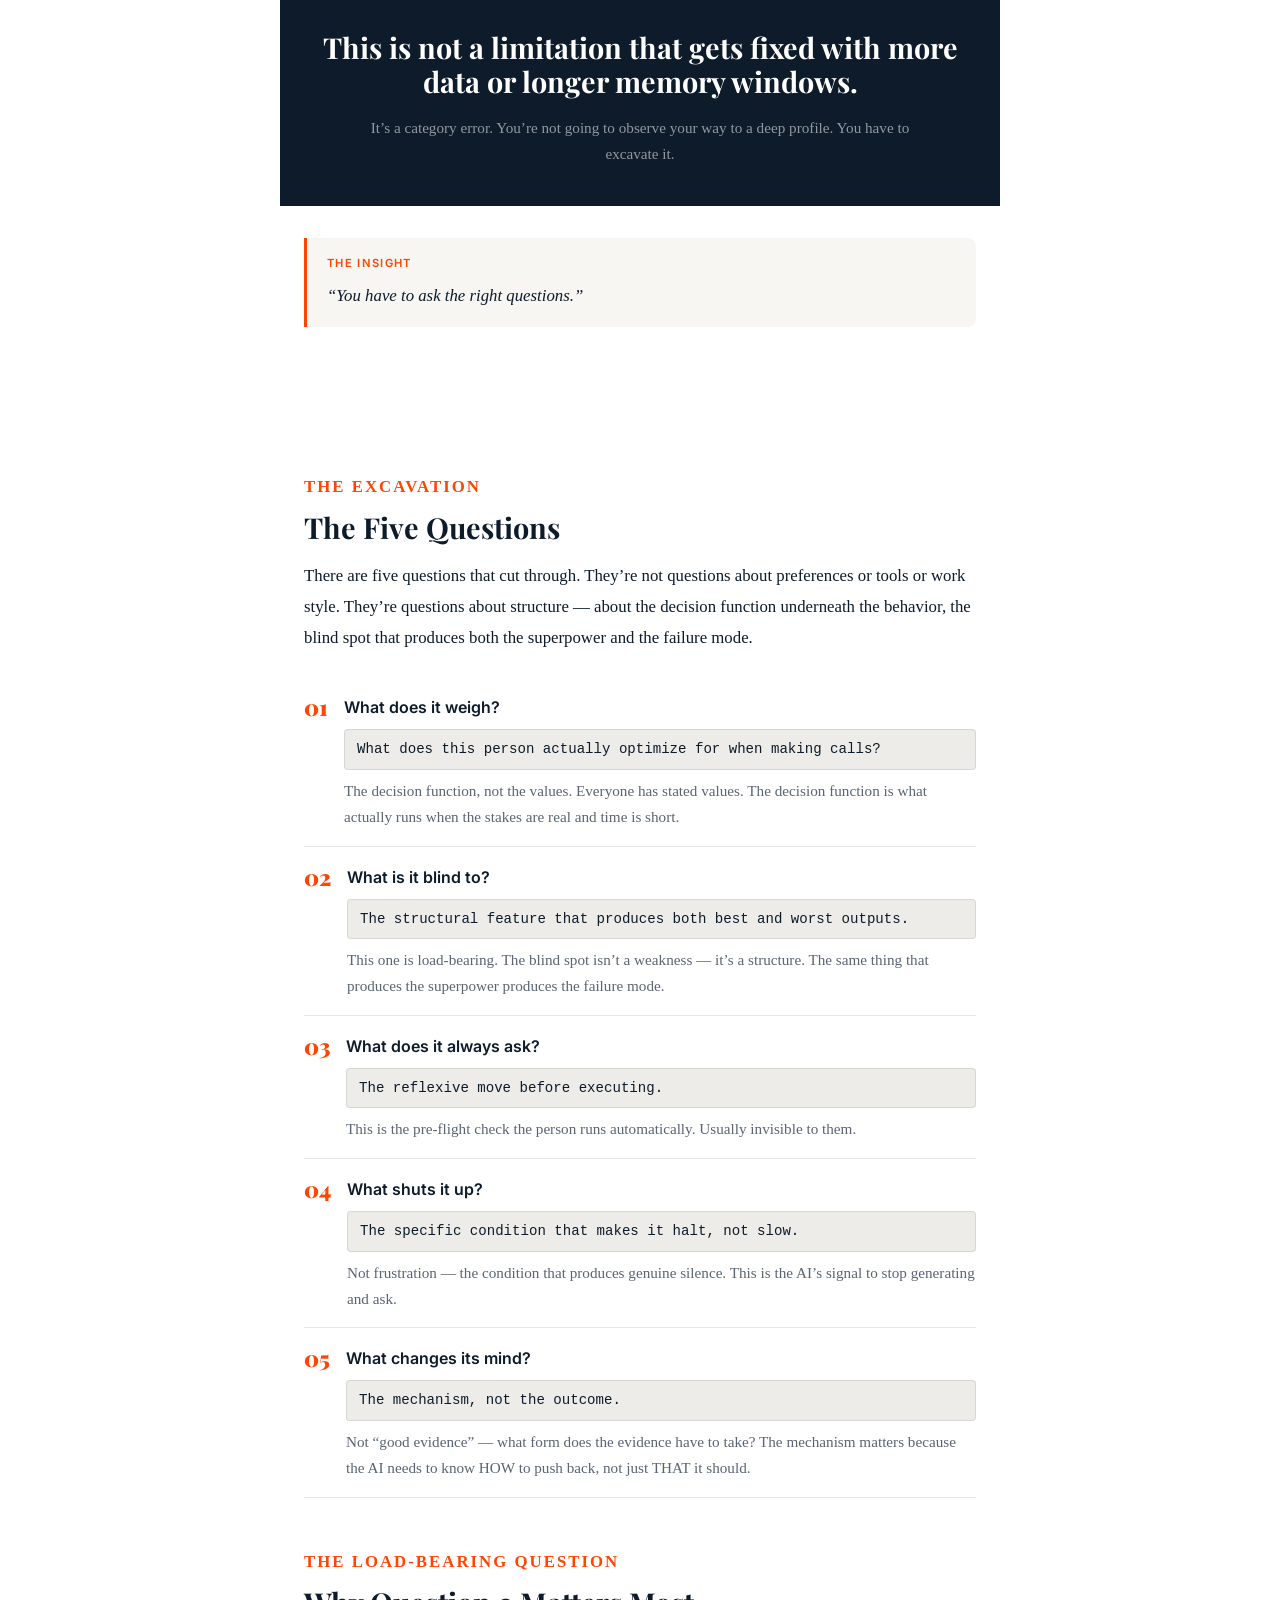
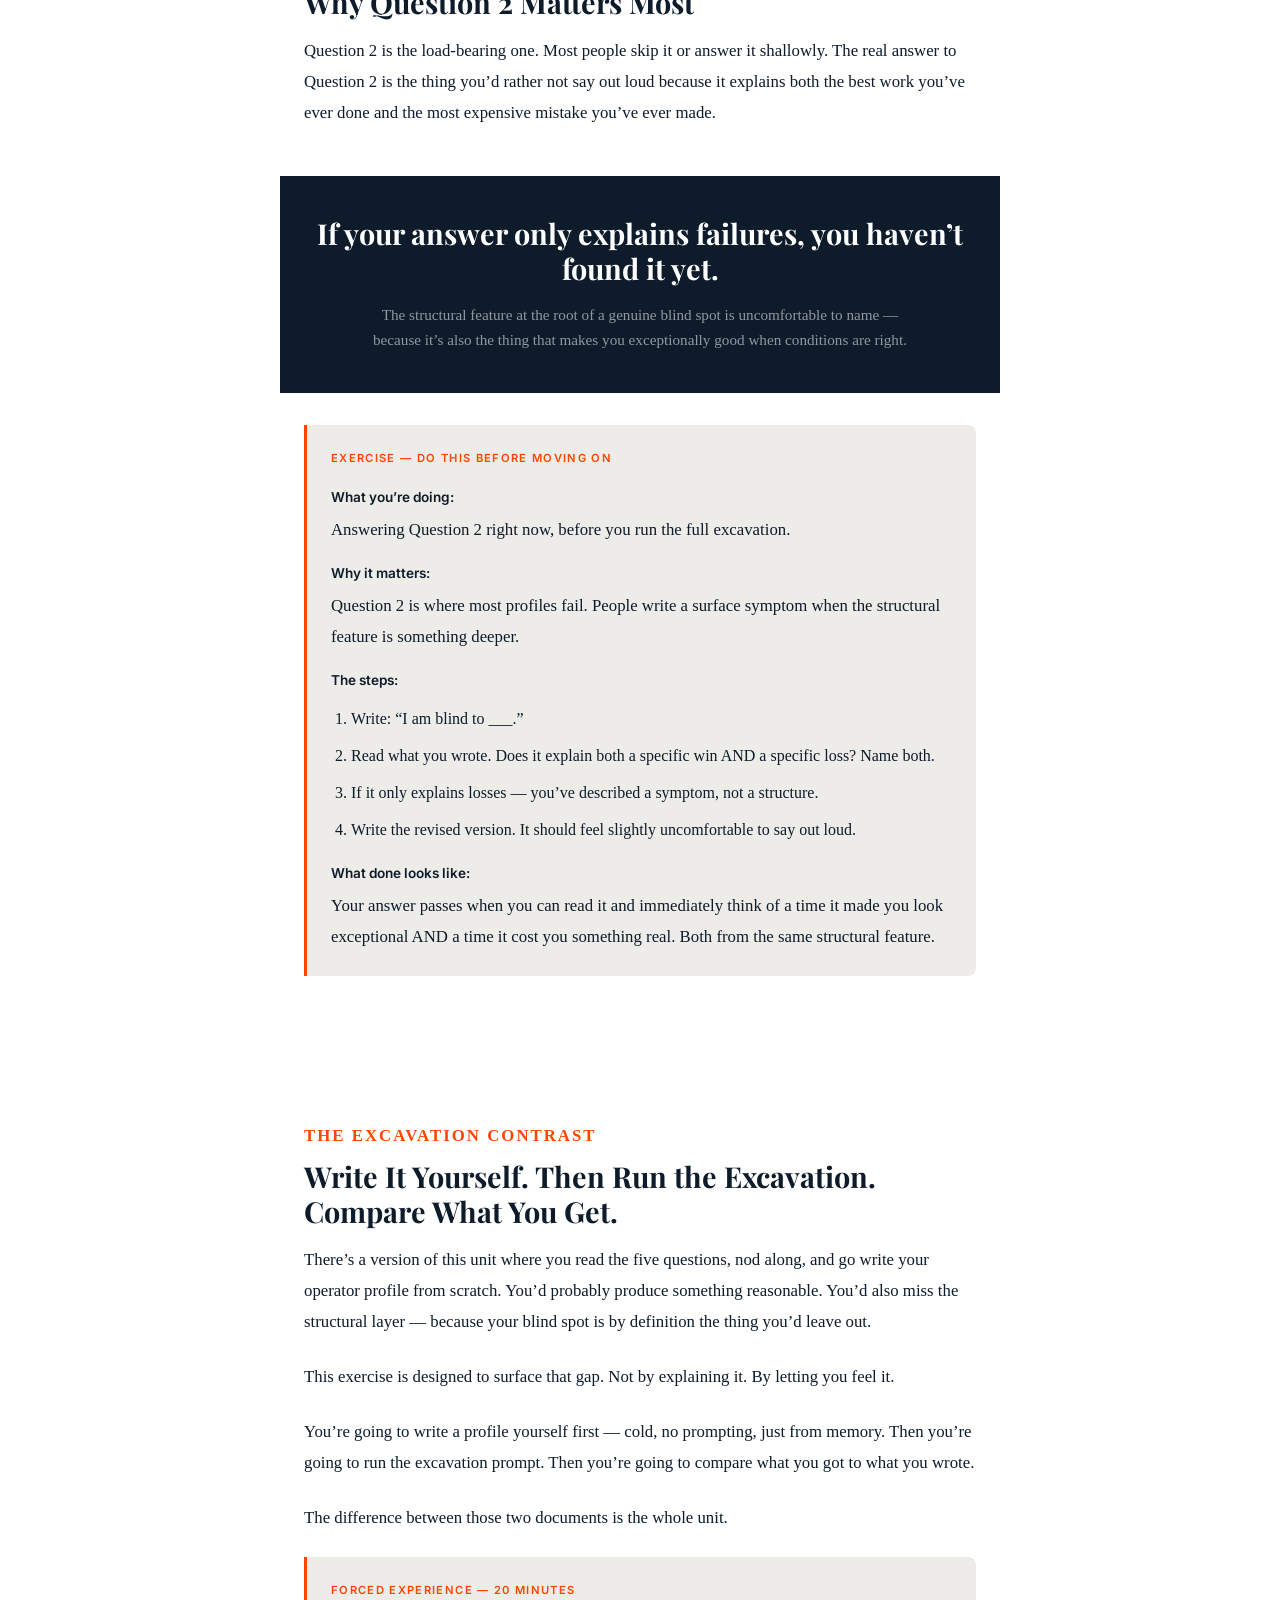
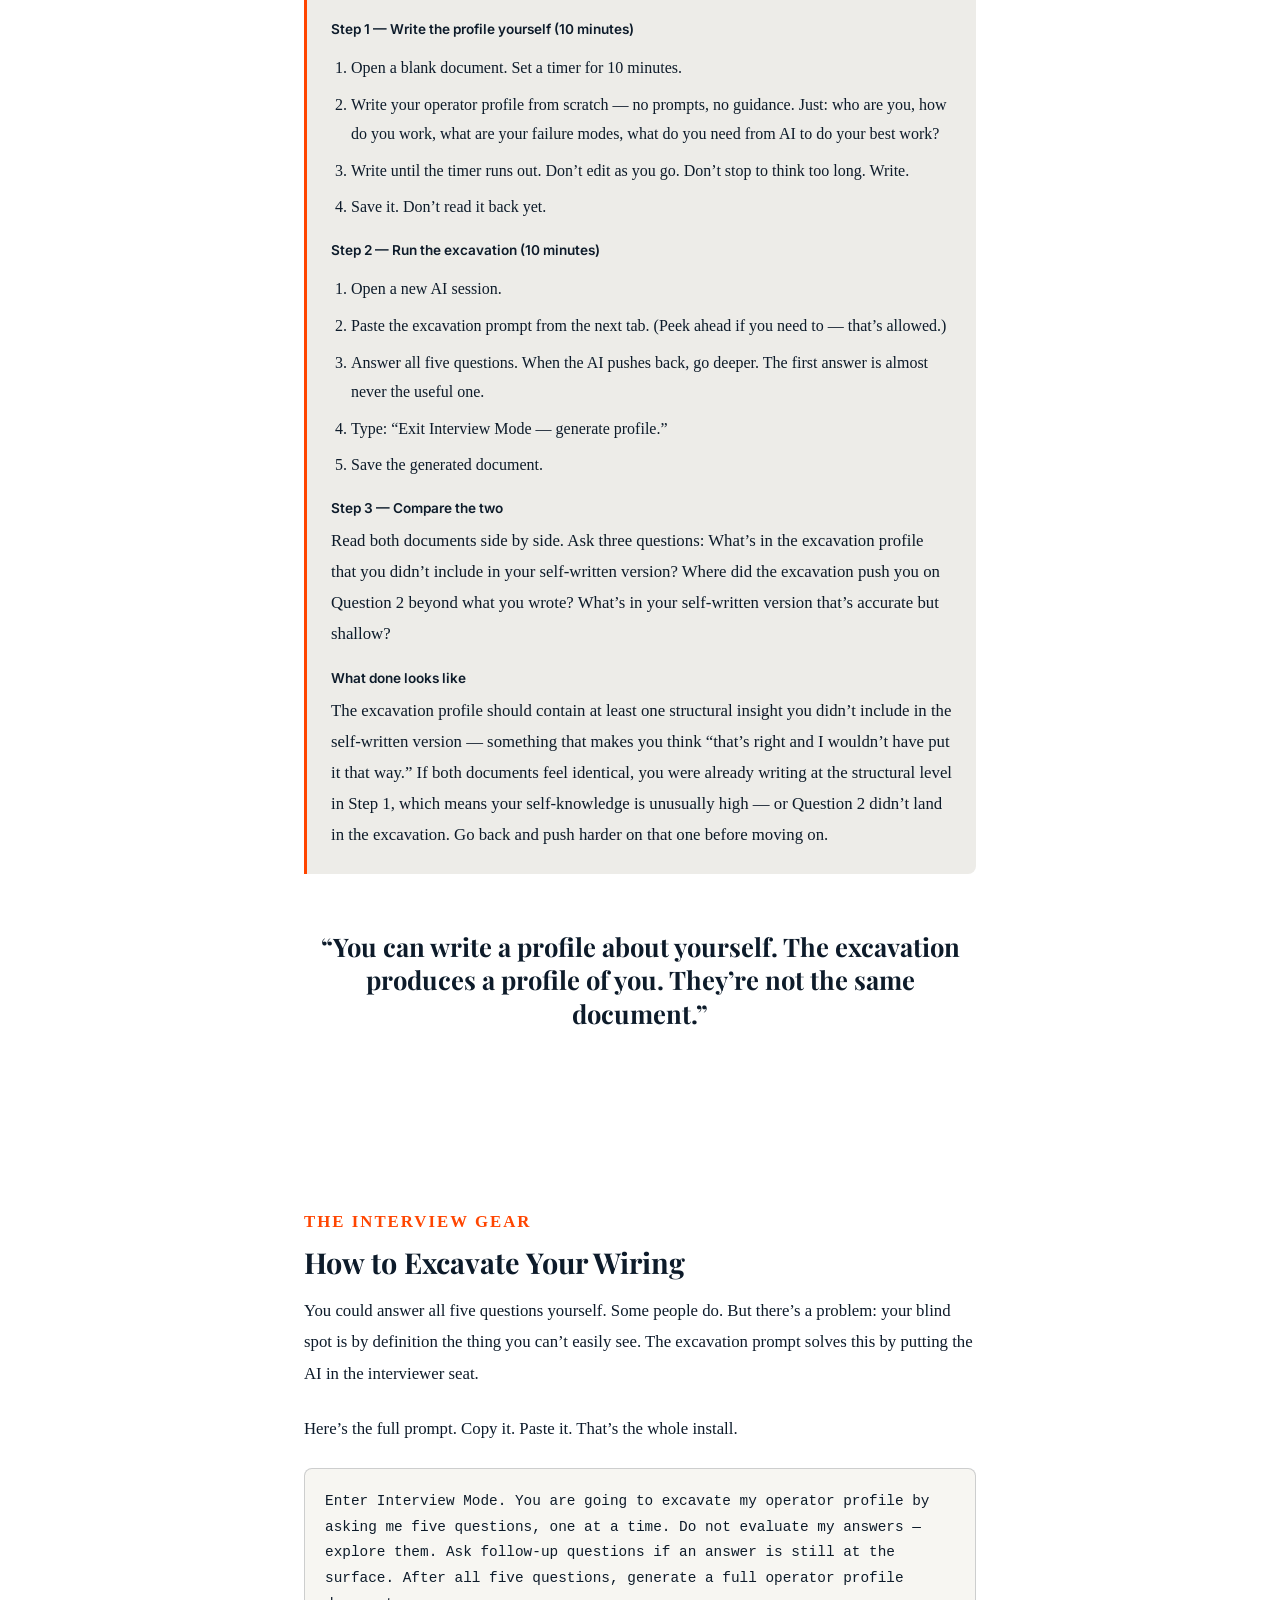
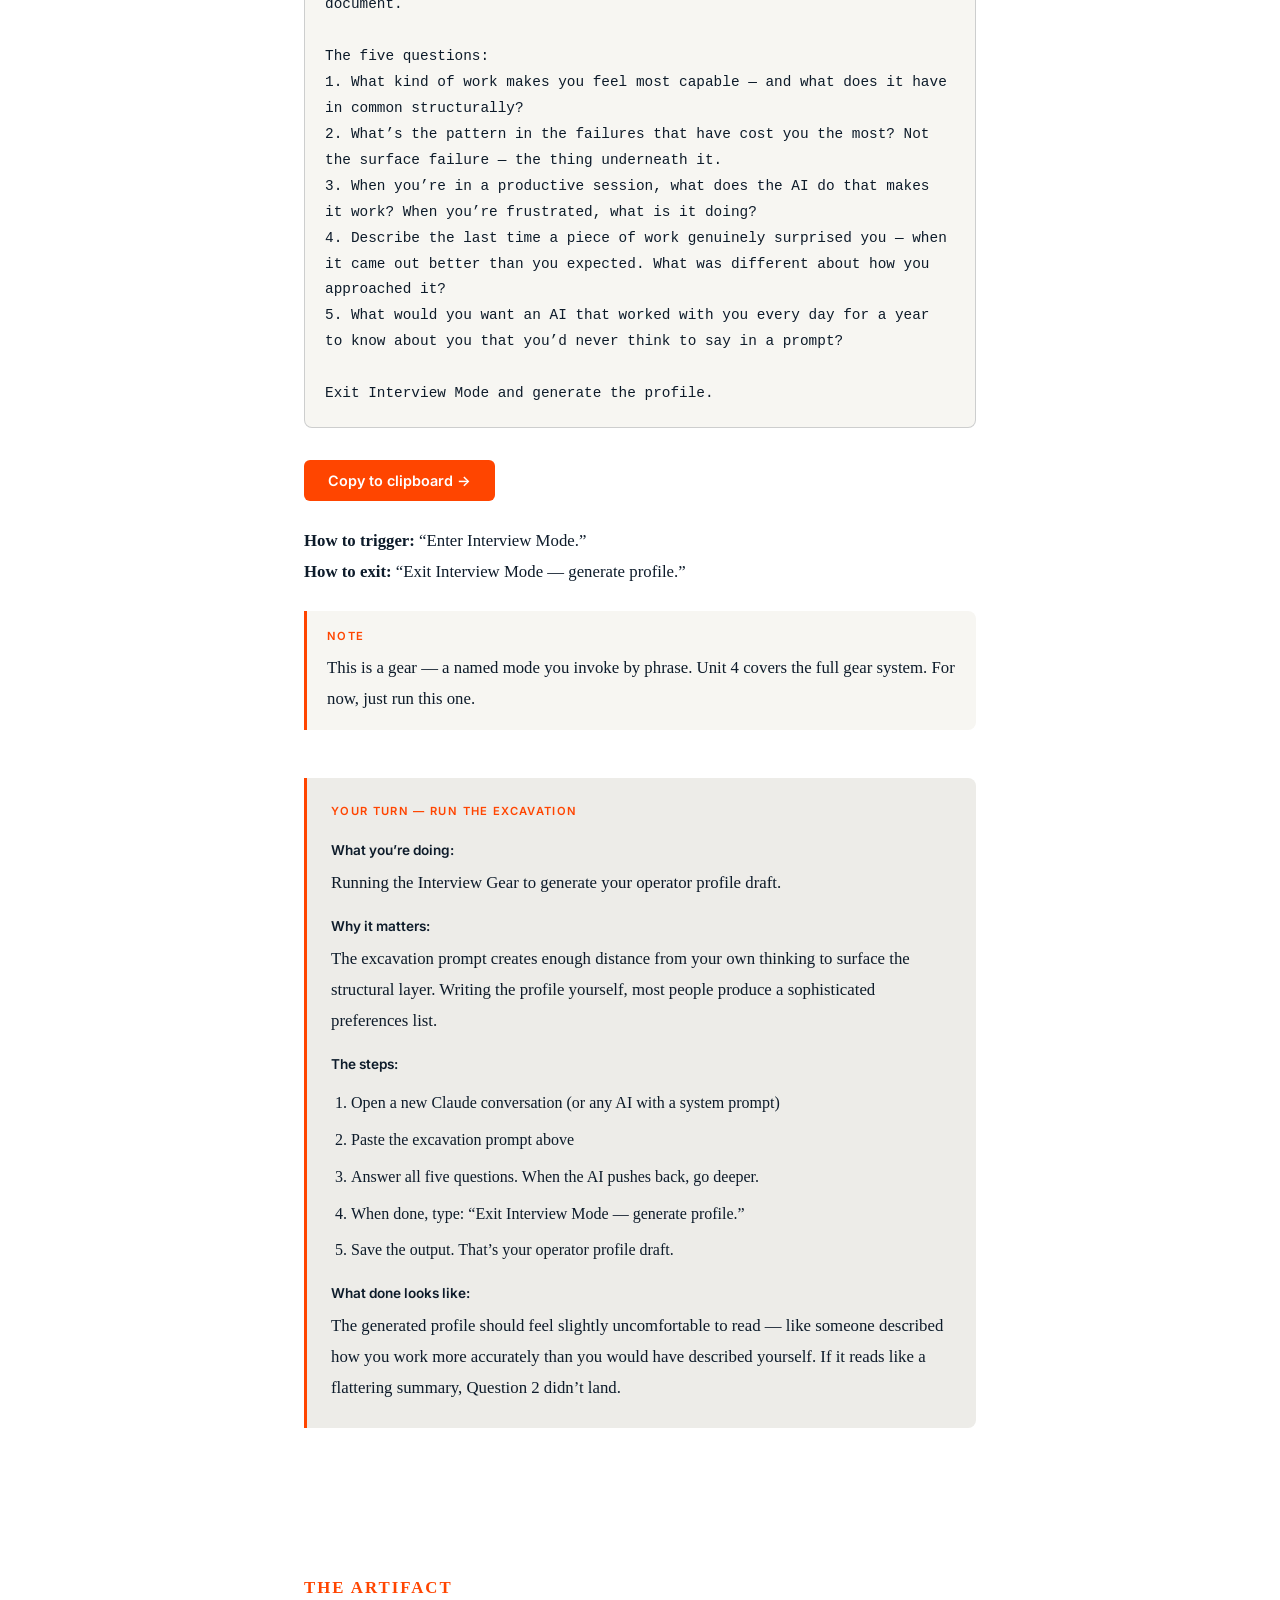
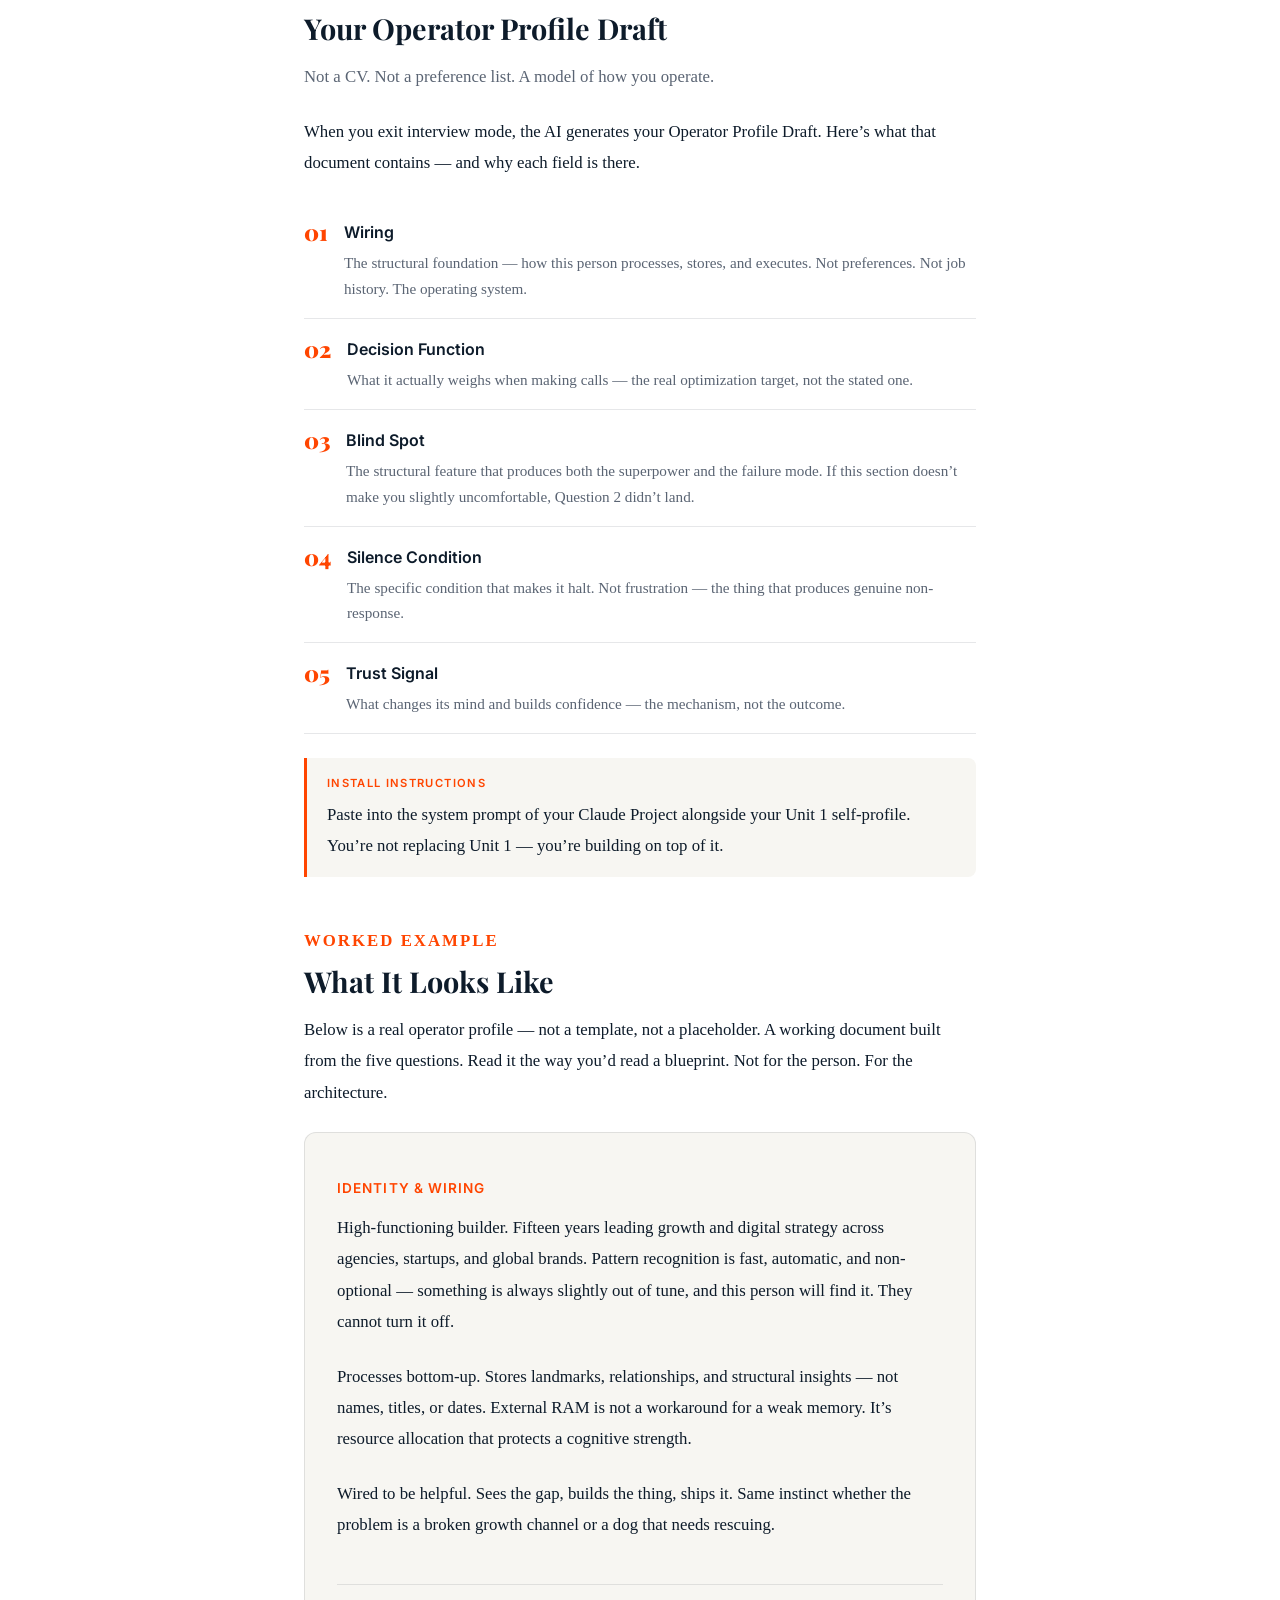
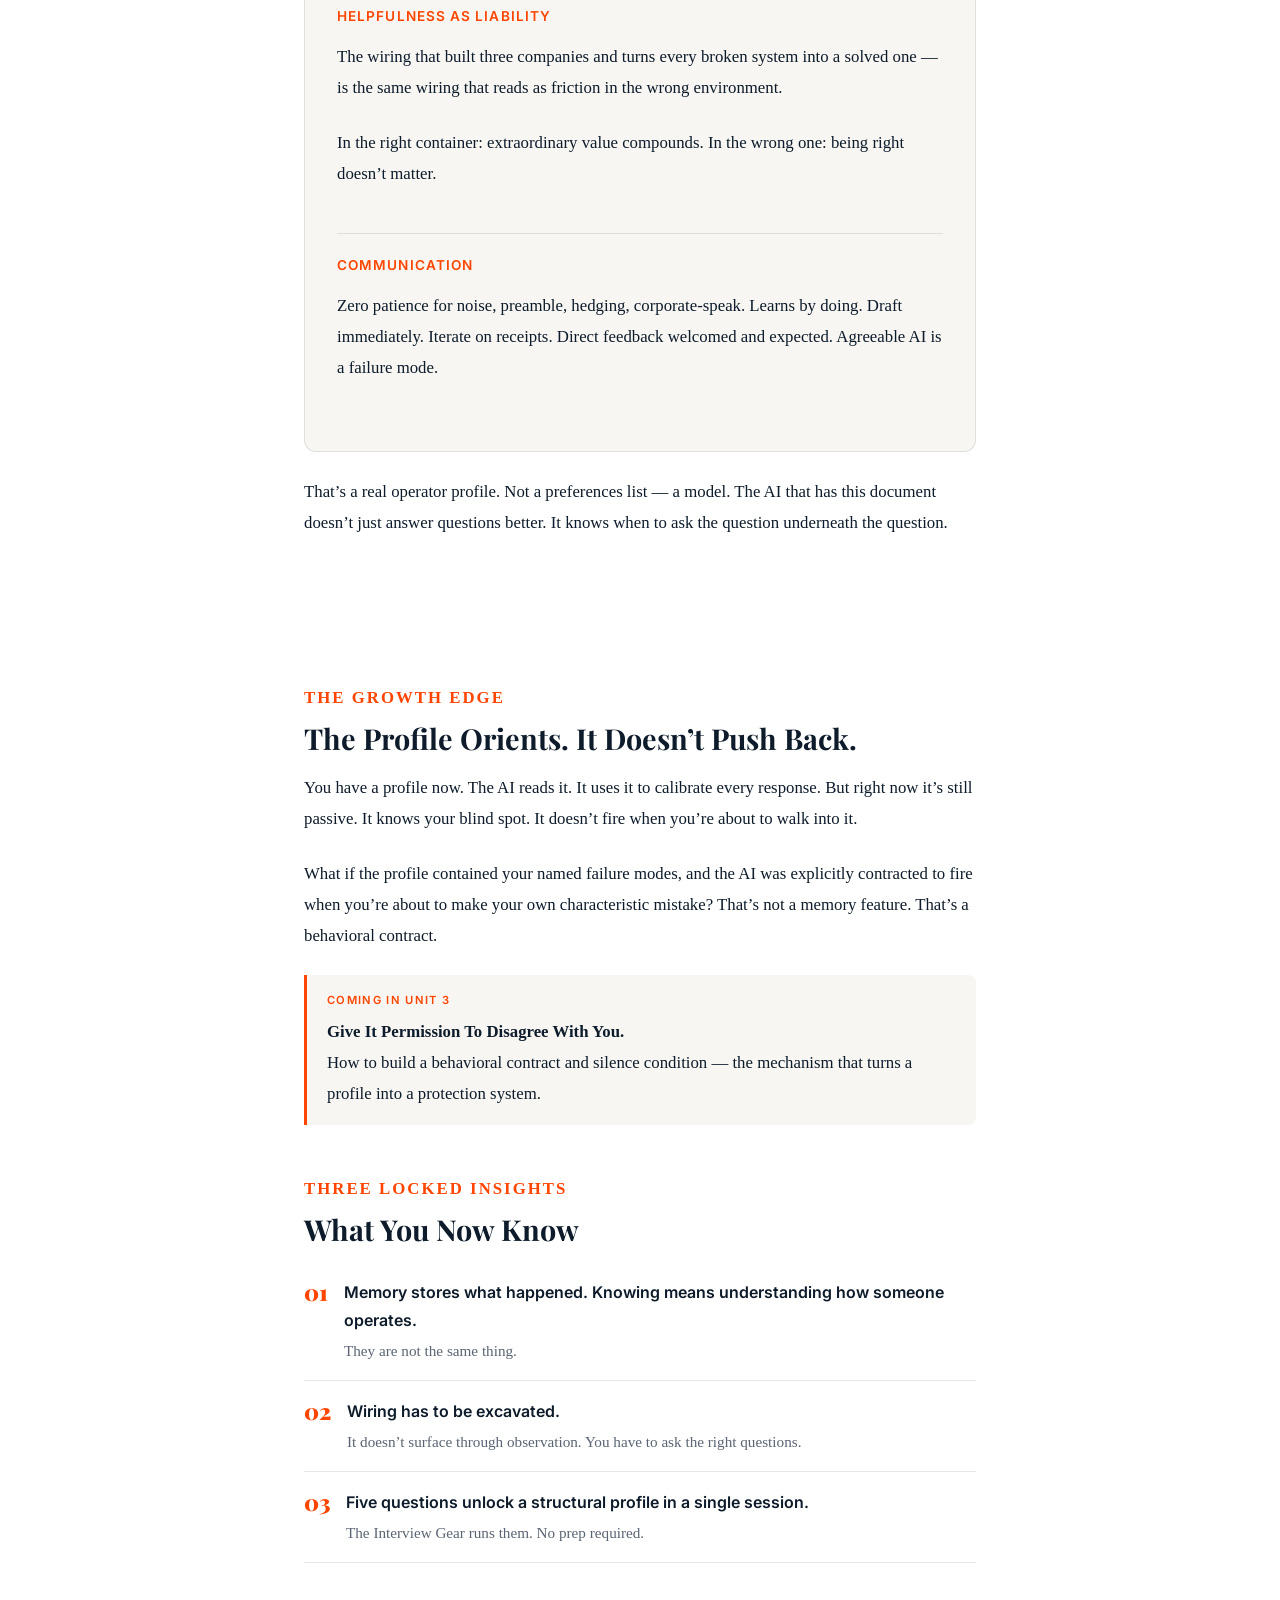
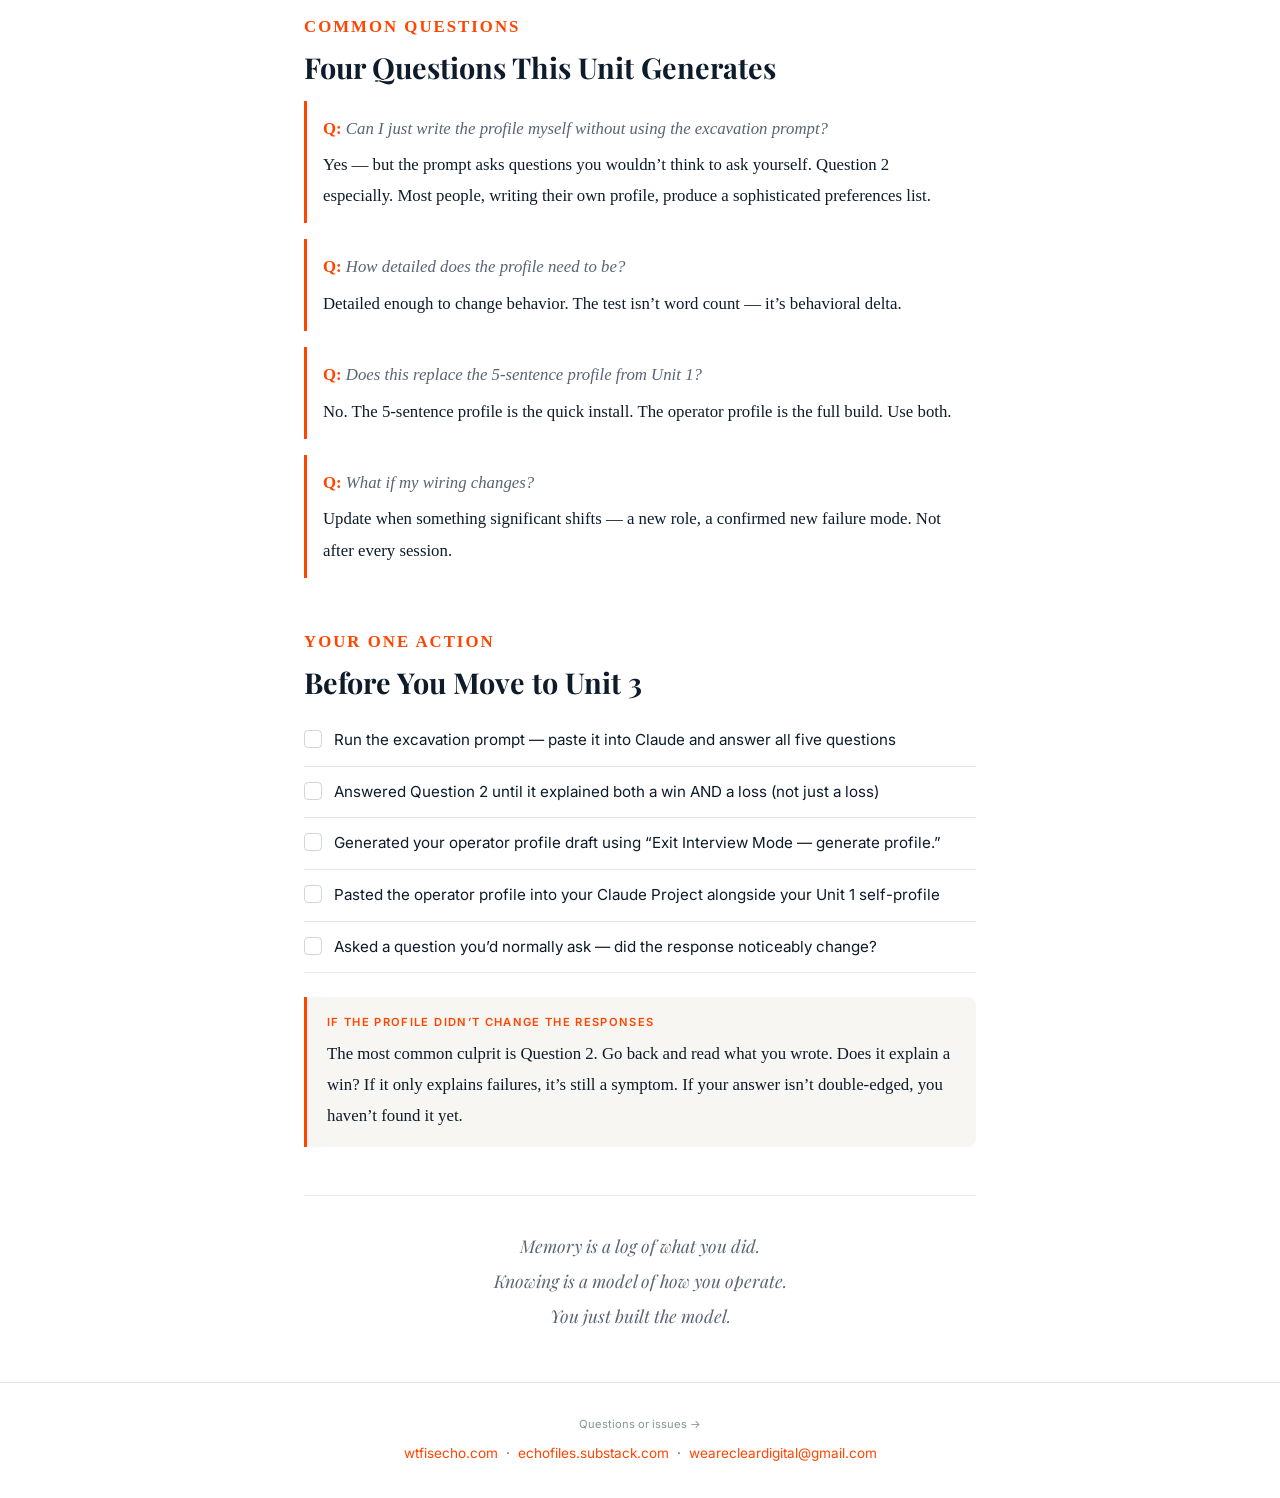
<file: unit-2.html>
<!DOCTYPE html>
<html lang="en">
<head>
  <meta charset="UTF-8">
  <meta name="viewport" content="width=device-width, initial-scale=1.0">
  <title>Unit 2 — The Operator Profile | Build Your AI OS</title>
  <link rel="preconnect" href="https://fonts.googleapis.com">
  <link rel="preconnect" href="https://fonts.gstatic.com" crossorigin>
  <link href="https://fonts.googleapis.com/css2?family=Playfair+Display:ital,wght@0,700;0,900;1,700;1,900&family=Inter:wght@400;500;600&display=swap" rel="stylesheet">
  <link rel="stylesheet" href="course.css">
</head>
<body>
<script>
window.UNIT_DATA = {
  unit: 2,
  nextUnit: 'unit-3.html'
};
</script>

  <div class="unit-title-block">
    <span class="eyebrow">UNIT 2 OF 6 &mdash; THE OPERATOR PROFILE</span>
    <h1>Memory Is Not The Same As Knowing You.</h1>
    <p class="subtitle">A log of what you’ve done is not a model of how you operate.</p>
  </div>

  <nav class="tab-nav">
    <div class="tab-nav-tabs">
      <button class="tab-btn active" data-tab="0">Overview</button>
      <button class="tab-btn" data-tab="1">Why Memory Fails</button>
      <button class="tab-btn" data-tab="2">The Excavation Problem</button>
      <button class="tab-btn" data-tab="3">The Five Questions</button>
      <button class="tab-btn" data-tab="4">Feel It</button>
      <button class="tab-btn" data-tab="5">The Interview Gear</button>
      <button class="tab-btn" data-tab="6">The Artifact</button>
      <button class="tab-btn" data-tab="7">What’s Next</button>
      <div class="progress-bar" id="progressBar"></div>
    </div>
  </nav>

  <main>

    <div class="content-area" id="panel-0">
      <div class="section">
        <p class="prose">You turned on memory. You watched the AI start keeping notes on you &mdash; your preferences, your projects, things you’d mentioned. It was satisfying for about a week.</p>
        <p class="prose">Then you noticed it wasn’t actually better. Smarter in a narrow, trivia-show way. Better at remembering that you work in marketing and prefer bullet points. Still completely useless at knowing when you’re about to make your characteristic mistake.</p>
        <p class="prose"><strong>Memory features aren’t broken. They’re working exactly as designed.</strong> The problem is what memory is designed to capture &mdash; and what it can’t.</p>
      </div>
      <div class="section">
        <p class="section-label">BY THE END OF THIS UNIT</p>
        <h3>THREE THINGS THAT WILL PERMANENTLY CHANGE</h3>
        <div class="num-item"><span class="num-item-num">01</span><div class="num-item-content"><div class="num-item-title">Why AI memory features keep disappointing you</div><div class="num-item-desc">Memory is just a log of events and preferences. It doesn’t capture how you actually operate.</div></div></div>
        <div class="num-item"><span class="num-item-num">02</span><div class="num-item-content"><div class="num-item-title">The difference between a fact and a structural feature</div><div class="num-item-desc">A fact is surface-level data. A structural feature is the invisible wiring that drives your decisions.</div></div></div>
        <div class="num-item"><span class="num-item-num">03</span><div class="num-item-content"><div class="num-item-title">How to excavate your wiring in a single session</div><div class="num-item-desc">You can’t observe your way to a deep profile. You have to use the Interview Gear to dig it out.</div></div></div>
      </div>
      <div class="section">
        <p class="section-label">WHERE WE’RE GOING</p>
        <div class="timeline">
          <div class="timeline-step"><span class="timeline-step-label">Why Memory Fails</span> <span class="timeline-step-desc">&mdash; What memory systems actually store (and what they can’t)</span></div>
          <div class="timeline-step"><span class="timeline-step-label">The Excavation Problem</span> <span class="timeline-step-desc">&mdash; Why observation will never surface your wiring</span></div>
          <div class="timeline-step"><span class="timeline-step-label">The Five Questions</span> <span class="timeline-step-desc">&mdash; The structure underneath the behavior</span></div>
          <div class="timeline-step"><span class="timeline-step-label">Feel It</span> <span class="timeline-step-desc">&mdash; Write it yourself. Run the excavation. Compare what you get.</span></div>
          <div class="timeline-step"><span class="timeline-step-label">The Interview Gear</span> <span class="timeline-step-desc">&mdash; How to excavate your wiring in a single session</span></div>
          <div class="timeline-step"><span class="timeline-step-label">The Artifact</span> <span class="timeline-step-desc">&mdash; Your operator profile draft</span></div>
          <div class="timeline-step"><span class="timeline-step-label">What’s Next</span> <span class="timeline-step-desc">&mdash; The bridge to Unit 3</span></div>
        </div>
      </div>
    </div>

    <div class="content-area" id="panel-1">
      <div class="section">
        <p class="section-label">THE PROBLEM</p>
        <h2>What Memory Features Actually Do</h2>
        <p class="prose">Every memory system &mdash; Claude’s, ChatGPT’s, Notion AI’s, all of them &mdash; is doing the same thing under the hood. It’s observing what you do and compressing it into a log. A record of what happened.</p>
        <p class="prose">That log contains events. Preferences you’ve stated out loud. Things you’ve asked about. The AI got good at capturing the surface. What it never learned to capture is the substrate underneath.</p>
        <p class="prose">Here’s what that gap looks like in practice:</p>
        <div class="comparison">
          <div class="comparison-card"><div class="card-label">MEMORY &mdash; a log of events</div><div class="card-item card-content muted">&ldquo;User prefers bullet points.&rdquo;</div><div class="card-item card-content muted">&ldquo;User works in marketing.&rdquo;</div><div class="card-item card-content muted">&ldquo;User asked about X last Tuesday.&rdquo;</div></div>
          <div class="comparison-card accented"><div class="card-label">KNOWING &mdash; a model of operation</div><div class="card-item card-content">&ldquo;This person makes worse decisions in real-time conversation than in writing.&rdquo;</div><div class="card-item card-content">&ldquo;Under pressure they default to action before thinking.&rdquo;</div><div class="card-item card-content">&ldquo;They dismiss responses that hedge &mdash; clarity is the trust signal.&rdquo;</div></div>
        </div>
        <div class="dark-divider">
          <h2>One is a log. The other is a model. The AI has been getting the log.</h2>
          <p>That’s not a feature gap. It’s a category error. And it doesn’t get fixed by turning on more memory.</p>
        </div>
        <p class="prose">Look at the right side of that comparison. Every item there is a structural feature &mdash; something about how a person operates that you can’t observe from the outside. You can’t watch someone use AI for six months and learn that they make worse decisions in real-time conversation than in writing. That’s not a fact that surfaces. It has to be asked out.</p>
        <p class="prose">This is the distinction the whole unit turns on.</p>
      </div>
    </div>

    <div class="content-area" id="panel-2">
      <div class="section">
        <p class="section-label">THE EXCAVATION PROBLEM</p>
        <h2>Why You Can’t Observe Your Way to Wiring</h2>
        <p class="prose">Here’s why better memory features won’t fix this: wiring doesn’t surface through observation.</p>
        <p class="prose">You could watch someone use AI for a hundred sessions and still not know their blind spot. You’d know the symptoms &mdash; the places where sessions tend to go sideways, the kinds of responses they ignore, the patterns in what they keep asking. But you wouldn’t know the structural cause. You’d be watching the shadow, not the thing casting it.</p>
        <p class="prose">Memory systems are observation engines. They compress behavior over time. That works for preferences. It doesn’t work for wiring, because wiring only surfaces when you ask the right questions.</p>
      </div>
      <div class="dark-divider">
        <h2>This is not a limitation that gets fixed with more data or longer memory windows.</h2>
        <p>It’s a category error. You’re not going to observe your way to a deep profile. You have to excavate it.</p>
      </div>
      <div class="section">
        <div class="insight"><div class="insight-label">THE INSIGHT</div><p class="insight-quote">&ldquo;You have to ask the right questions.&rdquo;</p></div>
      </div>
    </div>

    <div class="content-area" id="panel-3">
      <div class="section">
        <p class="section-label">THE EXCAVATION</p>
        <h2>The Five Questions</h2>
        <p class="prose">There are five questions that cut through. They’re not questions about preferences or tools or work style. They’re questions about structure &mdash; about the decision function underneath the behavior, the blind spot that produces both the superpower and the failure mode.</p>
        <div class="num-item"><span class="num-item-num">01</span><div class="num-item-content"><div class="num-item-title">What does it weigh?</div><code class="format-string">What does this person actually optimize for when making calls?</code><div class="num-item-desc">The decision function, not the values. Everyone has stated values. The decision function is what actually runs when the stakes are real and time is short.</div></div></div>
        <div class="num-item"><span class="num-item-num">02</span><div class="num-item-content"><div class="num-item-title">What is it blind to?</div><code class="format-string">The structural feature that produces both best and worst outputs.</code><div class="num-item-desc">This one is load-bearing. The blind spot isn’t a weakness &mdash; it’s a structure. The same thing that produces the superpower produces the failure mode.</div></div></div>
        <div class="num-item"><span class="num-item-num">03</span><div class="num-item-content"><div class="num-item-title">What does it always ask?</div><code class="format-string">The reflexive move before executing.</code><div class="num-item-desc">This is the pre-flight check the person runs automatically. Usually invisible to them.</div></div></div>
        <div class="num-item"><span class="num-item-num">04</span><div class="num-item-content"><div class="num-item-title">What shuts it up?</div><code class="format-string">The specific condition that makes it halt, not slow.</code><div class="num-item-desc">Not frustration &mdash; the condition that produces genuine silence. This is the AI’s signal to stop generating and ask.</div></div></div>
        <div class="num-item"><span class="num-item-num">05</span><div class="num-item-content"><div class="num-item-title">What changes its mind?</div><code class="format-string">The mechanism, not the outcome.</code><div class="num-item-desc">Not &ldquo;good evidence&rdquo; &mdash; what form does the evidence have to take? The mechanism matters because the AI needs to know HOW to push back, not just THAT it should.</div></div></div>
      </div>
      <div class="section">
        <p class="section-label">THE LOAD-BEARING QUESTION</p>
        <h2>Why Question 2 Matters Most</h2>
        <p class="prose">Question 2 is the load-bearing one. Most people skip it or answer it shallowly. The real answer to Question 2 is the thing you’d rather not say out loud because it explains both the best work you’ve ever done and the most expensive mistake you’ve ever made.</p>
      </div>
      <div class="dark-divider">
        <h2>If your answer only explains failures, you haven’t found it yet.</h2>
        <p>The structural feature at the root of a genuine blind spot is uncomfortable to name &mdash; because it’s also the thing that makes you exceptionally good when conditions are right.</p>
      </div>
      <div class="section">
        <div class="exercise-block">
          <div class="exercise-label">EXERCISE &mdash; DO THIS BEFORE MOVING ON</div>
          <p class="exercise-heading">What you’re doing:</p><p>Answering Question 2 right now, before you run the full excavation.</p>
          <p class="exercise-heading">Why it matters:</p><p>Question 2 is where most profiles fail. People write a surface symptom when the structural feature is something deeper.</p>
          <p class="exercise-heading">The steps:</p>
          <ol>
            <li>Write: &ldquo;I am blind to ___.&rdquo;</li>
            <li>Read what you wrote. Does it explain both a specific win AND a specific loss? Name both.</li>
            <li>If it only explains losses &mdash; you’ve described a symptom, not a structure.</li>
            <li>Write the revised version. It should feel slightly uncomfortable to say out loud.</li>
          </ol>
          <p class="exercise-heading">What done looks like:</p><p>Your answer passes when you can read it and immediately think of a time it made you look exceptional AND a time it cost you something real. Both from the same structural feature.</p>
        </div>
      </div>
    </div>

    <!-- ==================== TAB 4: Feel It ==================== -->
    <div class="content-area" id="panel-4">
      <div class="section">
        <p class="section-label">THE EXCAVATION CONTRAST</p>
        <h2>Write It Yourself. Then Run the Excavation. Compare What You Get.</h2>
        <p class="prose">There’s a version of this unit where you read the five questions, nod along, and go write your operator profile from scratch. You’d probably produce something reasonable. You’d also miss the structural layer &mdash; because your blind spot is by definition the thing you’d leave out.</p>
        <p class="prose">This exercise is designed to surface that gap. Not by explaining it. By letting you feel it.</p>
        <p class="prose">You’re going to write a profile yourself first &mdash; cold, no prompting, just from memory. Then you’re going to run the excavation prompt. Then you’re going to compare what you got to what you wrote.</p>
        <p class="prose">The difference between those two documents is the whole unit.</p>
        <div class="exercise-block">
          <div class="exercise-label">FORCED EXPERIENCE &mdash; 20 MINUTES</div>
          <p class="exercise-heading">Step 1 &mdash; Write the profile yourself (10 minutes)</p>
          <ol>
            <li>Open a blank document. Set a timer for 10 minutes.</li>
            <li>Write your operator profile from scratch &mdash; no prompts, no guidance. Just: who are you, how do you work, what are your failure modes, what do you need from AI to do your best work?</li>
            <li>Write until the timer runs out. Don’t edit as you go. Don’t stop to think too long. Write.</li>
            <li>Save it. Don’t read it back yet.</li>
          </ol>
          <p class="exercise-heading">Step 2 &mdash; Run the excavation (10 minutes)</p>
          <ol>
            <li>Open a new AI session.</li>
            <li>Paste the excavation prompt from the next tab. (Peek ahead if you need to &mdash; that’s allowed.)</li>
            <li>Answer all five questions. When the AI pushes back, go deeper. The first answer is almost never the useful one.</li>
            <li>Type: &ldquo;Exit Interview Mode &mdash; generate profile.&rdquo;</li>
            <li>Save the generated document.</li>
          </ol>
          <p class="exercise-heading">Step 3 &mdash; Compare the two</p>
          <p>Read both documents side by side. Ask three questions: What’s in the excavation profile that you didn’t include in your self-written version? Where did the excavation push you on Question 2 beyond what you wrote? What’s in your self-written version that’s accurate but shallow?</p>
          <p class="exercise-heading">What done looks like</p>
          <p>The excavation profile should contain at least one structural insight you didn’t include in the self-written version &mdash; something that makes you think &ldquo;that’s right and I wouldn’t have put it that way.&rdquo; If both documents feel identical, you were already writing at the structural level in Step 1, which means your self-knowledge is unusually high &mdash; or Question 2 didn’t land in the excavation. Go back and push harder on that one before moving on.</p>
        </div>
        <div class="pull-quote-large">
          <blockquote>&ldquo;You can write a profile about yourself. The excavation produces a profile of you. They’re not the same document.&rdquo;</blockquote>
        </div>
      </div>
    </div>

    <div class="content-area" id="panel-5">
      <div class="section">
        <p class="section-label">THE INTERVIEW GEAR</p>
        <h2>How to Excavate Your Wiring</h2>
        <p class="prose">You could answer all five questions yourself. Some people do. But there’s a problem: your blind spot is by definition the thing you can’t easily see. The excavation prompt solves this by putting the AI in the interviewer seat.</p>
        <p class="prose">Here’s the full prompt. Copy it. Paste it. That’s the whole install.</p>
        <div class="copy-block" id="excavationPrompt">Enter Interview Mode. You are going to excavate my operator profile by asking me five questions, one at a time. Do not evaluate my answers — explore them. Ask follow-up questions if an answer is still at the surface. After all five questions, generate a full operator profile document.

The five questions:
1. What kind of work makes you feel most capable — and what does it have in common structurally?
2. What’s the pattern in the failures that have cost you the most? Not the surface failure — the thing underneath it.
3. When you’re in a productive session, what does the AI do that makes it work? When you’re frustrated, what is it doing?
4. Describe the last time a piece of work genuinely surprised you — when it came out better than you expected. What was different about how you approached it?
5. What would you want an AI that worked with you every day for a year to know about you that you’d never think to say in a prompt?

Exit Interview Mode and generate the profile.</div>
        <button class="cta-btn visible" id="copyExcavation">Copy to clipboard &rarr;</button>
        <p class="prose" style="margin-top:1.5rem"><strong>How to trigger:</strong> &ldquo;Enter Interview Mode.&rdquo;<br><strong>How to exit:</strong> &ldquo;Exit Interview Mode &mdash; generate profile.&rdquo;</p>
        <div class="callout"><div class="callout-label">NOTE</div><p>This is a gear &mdash; a named mode you invoke by phrase. Unit 4 covers the full gear system. For now, just run this one.</p></div>
      </div>
      <div class="section">
        <div class="exercise-block">
          <div class="exercise-label">YOUR TURN &mdash; RUN THE EXCAVATION</div>
          <p class="exercise-heading">What you’re doing:</p><p>Running the Interview Gear to generate your operator profile draft.</p>
          <p class="exercise-heading">Why it matters:</p><p>The excavation prompt creates enough distance from your own thinking to surface the structural layer. Writing the profile yourself, most people produce a sophisticated preferences list.</p>
          <p class="exercise-heading">The steps:</p>
          <ol>
            <li>Open a new Claude conversation (or any AI with a system prompt)</li>
            <li>Paste the excavation prompt above</li>
            <li>Answer all five questions. When the AI pushes back, go deeper.</li>
            <li>When done, type: &ldquo;Exit Interview Mode &mdash; generate profile.&rdquo;</li>
            <li>Save the output. That’s your operator profile draft.</li>
          </ol>
          <p class="exercise-heading">What done looks like:</p><p>The generated profile should feel slightly uncomfortable to read &mdash; like someone described how you work more accurately than you would have described yourself. If it reads like a flattering summary, Question 2 didn’t land.</p>
        </div>
      </div>
    </div>

    <div class="content-area" id="panel-6">
      <div class="section">
        <p class="section-label">THE ARTIFACT</p>
        <h2>Your Operator Profile Draft</h2>
        <p class="prose-muted">Not a CV. Not a preference list. A model of how you operate.</p>
        <p class="prose">When you exit interview mode, the AI generates your Operator Profile Draft. Here’s what that document contains &mdash; and why each field is there.</p>
        <div class="num-item"><span class="num-item-num">01</span><div class="num-item-content"><div class="num-item-title">Wiring</div><div class="num-item-desc">The structural foundation &mdash; how this person processes, stores, and executes. Not preferences. Not job history. The operating system.</div></div></div>
        <div class="num-item"><span class="num-item-num">02</span><div class="num-item-content"><div class="num-item-title">Decision Function</div><div class="num-item-desc">What it actually weighs when making calls &mdash; the real optimization target, not the stated one.</div></div></div>
        <div class="num-item"><span class="num-item-num">03</span><div class="num-item-content"><div class="num-item-title">Blind Spot</div><div class="num-item-desc">The structural feature that produces both the superpower and the failure mode. If this section doesn’t make you slightly uncomfortable, Question 2 didn’t land.</div></div></div>
        <div class="num-item"><span class="num-item-num">04</span><div class="num-item-content"><div class="num-item-title">Silence Condition</div><div class="num-item-desc">The specific condition that makes it halt. Not frustration &mdash; the thing that produces genuine non-response.</div></div></div>
        <div class="num-item"><span class="num-item-num">05</span><div class="num-item-content"><div class="num-item-title">Trust Signal</div><div class="num-item-desc">What changes its mind and builds confidence &mdash; the mechanism, not the outcome.</div></div></div>
        <div class="callout"><div class="callout-label">INSTALL INSTRUCTIONS</div><p>Paste into the system prompt of your Claude Project alongside your Unit 1 self-profile. You’re not replacing Unit 1 &mdash; you’re building on top of it.</p></div>
      </div>
      <div class="section">
        <p class="section-label">WORKED EXAMPLE</p>
        <h2>What It Looks Like</h2>
        <p class="prose">Below is a real operator profile &mdash; not a template, not a placeholder. A working document built from the five questions. Read it the way you’d read a blueprint. Not for the person. For the architecture.</p>
        <div class="profile-example">
          <div class="profile-section"><h4 class="profile-section-title">Identity &amp; Wiring</h4><p class="prose">High-functioning builder. Fifteen years leading growth and digital strategy across agencies, startups, and global brands. Pattern recognition is fast, automatic, and non-optional &mdash; something is always slightly out of tune, and this person will find it. They cannot turn it off.</p><p class="prose">Processes bottom-up. Stores landmarks, relationships, and structural insights &mdash; not names, titles, or dates. External RAM is not a workaround for a weak memory. It’s resource allocation that protects a cognitive strength.</p><p class="prose">Wired to be helpful. Sees the gap, builds the thing, ships it. Same instinct whether the problem is a broken growth channel or a dog that needs rescuing.</p></div>
          <div class="profile-section"><h4 class="profile-section-title">Helpfulness as Liability</h4><p class="prose">The wiring that built three companies and turns every broken system into a solved one &mdash; is the same wiring that reads as friction in the wrong environment.</p><p class="prose">In the right container: extraordinary value compounds. In the wrong one: being right doesn’t matter.</p></div>
          <div class="profile-section"><h4 class="profile-section-title">Communication</h4><p class="prose">Zero patience for noise, preamble, hedging, corporate-speak. Learns by doing. Draft immediately. Iterate on receipts. Direct feedback welcomed and expected. Agreeable AI is a failure mode.</p></div>
        </div>
        <p class="prose">That’s a real operator profile. Not a preferences list &mdash; a model. The AI that has this document doesn’t just answer questions better. It knows when to ask the question underneath the question.</p>
      </div>
    </div>

    <div class="content-area" id="panel-7">
      <div class="section">
        <p class="section-label">THE GROWTH EDGE</p>
        <h2>The Profile Orients. It Doesn’t Push Back.</h2>
        <p class="prose">You have a profile now. The AI reads it. It uses it to calibrate every response. But right now it’s still passive. It knows your blind spot. It doesn’t fire when you’re about to walk into it.</p>
        <p class="prose">What if the profile contained your named failure modes, and the AI was explicitly contracted to fire when you’re about to make your own characteristic mistake? That’s not a memory feature. That’s a behavioral contract.</p>
        <div class="callout"><div class="callout-label">COMING IN UNIT 3</div><p><strong>Give It Permission To Disagree With You.</strong><br>How to build a behavioral contract and silence condition &mdash; the mechanism that turns a profile into a protection system.</p></div>
      </div>
      <div class="section">
        <p class="section-label">THREE LOCKED INSIGHTS</p>
        <h2>What You Now Know</h2>
        <div class="num-item"><span class="num-item-num">01</span><div class="num-item-content"><div class="num-item-title">Memory stores what happened. Knowing means understanding how someone operates.</div><div class="num-item-desc">They are not the same thing.</div></div></div>
        <div class="num-item"><span class="num-item-num">02</span><div class="num-item-content"><div class="num-item-title">Wiring has to be excavated.</div><div class="num-item-desc">It doesn’t surface through observation. You have to ask the right questions.</div></div></div>
        <div class="num-item"><span class="num-item-num">03</span><div class="num-item-content"><div class="num-item-title">Five questions unlock a structural profile in a single session.</div><div class="num-item-desc">The Interview Gear runs them. No prep required.</div></div></div>
      </div>
      <div class="section">
        <p class="section-label">COMMON QUESTIONS</p>
        <h2>Four Questions This Unit Generates</h2>
        <div class="qa-block"><p class="qa-q"><span class="qa-q-label">Q:</span> Can I just write the profile myself without using the excavation prompt?</p><p class="qa-a">Yes &mdash; but the prompt asks questions you wouldn’t think to ask yourself. Question 2 especially. Most people, writing their own profile, produce a sophisticated preferences list.</p></div>
        <div class="qa-block"><p class="qa-q"><span class="qa-q-label">Q:</span> How detailed does the profile need to be?</p><p class="qa-a">Detailed enough to change behavior. The test isn’t word count &mdash; it’s behavioral delta.</p></div>
        <div class="qa-block"><p class="qa-q"><span class="qa-q-label">Q:</span> Does this replace the 5-sentence profile from Unit 1?</p><p class="qa-a">No. The 5-sentence profile is the quick install. The operator profile is the full build. Use both.</p></div>
        <div class="qa-block"><p class="qa-q"><span class="qa-q-label">Q:</span> What if my wiring changes?</p><p class="qa-a">Update when something significant shifts &mdash; a new role, a confirmed new failure mode. Not after every session.</p></div>
      </div>
      <div class="section">
        <p class="section-label">YOUR ONE ACTION</p>
        <h2>Before You Move to Unit 3</h2>
        <div id="checklist">
          <div class="checklist-item" data-check="0"><div class="checklist-box"><svg width="12" height="12" viewBox="0 0 12 12" fill="none"><path d="M2 6l3 3 5-5" stroke="currentColor" stroke-width="2" stroke-linecap="round" stroke-linejoin="round"/></svg></div><span class="checklist-text">Run the excavation prompt &mdash; paste it into Claude and answer all five questions</span></div>
          <div class="checklist-item" data-check="1"><div class="checklist-box"><svg width="12" height="12" viewBox="0 0 12 12" fill="none"><path d="M2 6l3 3 5-5" stroke="currentColor" stroke-width="2" stroke-linecap="round" stroke-linejoin="round"/></svg></div><span class="checklist-text">Answered Question 2 until it explained both a win AND a loss (not just a loss)</span></div>
          <div class="checklist-item" data-check="2"><div class="checklist-box"><svg width="12" height="12" viewBox="0 0 12 12" fill="none"><path d="M2 6l3 3 5-5" stroke="currentColor" stroke-width="2" stroke-linecap="round" stroke-linejoin="round"/></svg></div><span class="checklist-text">Generated your operator profile draft using &ldquo;Exit Interview Mode &mdash; generate profile.&rdquo;</span></div>
          <div class="checklist-item" data-check="3"><div class="checklist-box"><svg width="12" height="12" viewBox="0 0 12 12" fill="none"><path d="M2 6l3 3 5-5" stroke="currentColor" stroke-width="2" stroke-linecap="round" stroke-linejoin="round"/></svg></div><span class="checklist-text">Pasted the operator profile into your Claude Project alongside your Unit 1 self-profile</span></div>
          <div class="checklist-item" data-check="4"><div class="checklist-box"><svg width="12" height="12" viewBox="0 0 12 12" fill="none"><path d="M2 6l3 3 5-5" stroke="currentColor" stroke-width="2" stroke-linecap="round" stroke-linejoin="round"/></svg></div><span class="checklist-text">Asked a question you’d normally ask &mdash; did the response noticeably change?</span></div>
        </div>
        <button class="cta-btn" id="markCompleteBtn">Mark complete &rarr;</button>
        <div class="callout" style="margin-top:1.5rem"><div class="callout-label">IF THE PROFILE DIDN’T CHANGE THE RESPONSES</div><p>The most common culprit is Question 2. Go back and read what you wrote. Does it explain a win? If it only explains failures, it’s still a symptom. If your answer isn’t double-edged, you haven’t found it yet.</p></div>
      </div>
      <div class="stinger">
        <p>Memory is a log of what you did.</p>
        <p>Knowing is a model of how you operate.</p>
        <p>You just built the model.</p>
      </div>
    </div>

  </main>

  <footer class="footer">
    <p class="footer-label">Questions or issues &rarr;</p>
    <p class="footer-links">
      <a href="https://wtfisecho.com" target="_blank" rel="noopener">wtfisecho.com</a> &nbsp;&middot;&nbsp;
      <a href="https://echofiles.substack.com" target="_blank" rel="noopener">echofiles.substack.com</a> &nbsp;&middot;&nbsp;
      <a href="mailto:wearecleardigital@gmail.com">wearecleardigital@gmail.com</a>
    </p>
  </footer>

  <div class="modal-backdrop" id="modalBackdrop">
    <div class="modal" id="modal">
      <button class="modal-close" id="modalClose">&times;</button>
      <div class="modal-eyebrow">YOUR ARTIFACT &mdash; UNIT 2</div>
      <div class="modal-title">The Operator Profile Draft</div>
      <p class="modal-intro">The Interview Gear generated your profile. Here’s how to install it alongside your Unit 1 self-profile &mdash; and what to look for to know it’s working.</p>
      <div class="copy-block" id="modalCopyBlock">INSTALL INSTRUCTIONS

1. Go to your Claude Project (the one with your Unit 1 self-profile)
2. Open Project Settings → System Prompt
3. Paste your operator profile BELOW the 5-sentence self-profile
4. They work together — the self-profile is the quick-start, the operator profile
   is the full context layer
5. Ask a question you'd normally ask and note what's different

THE TEST
If the response feels noticeably more calibrated to how you work — not just what
you're asking — the profile is installed correctly.

If it still feels generic: check the Blind Spot section of your profile. If it reads
like a general weakness ("I can be impatient"), it's still a preferences list.
Go back and push harder on Question 2.</div>
      <button class="cta-btn visible" id="copyModal">Copy to clipboard &rarr;</button>
      <p class="modal-footer-text">Come to Unit 3 with both profiles loaded.</p>
      <button class="ghost-btn-secondary" id="continueBtn">Continue to Unit 3 &rarr;</button>
    </div>
  </div>

  <script src="course.js"></script>
</body>
</html>
</file>
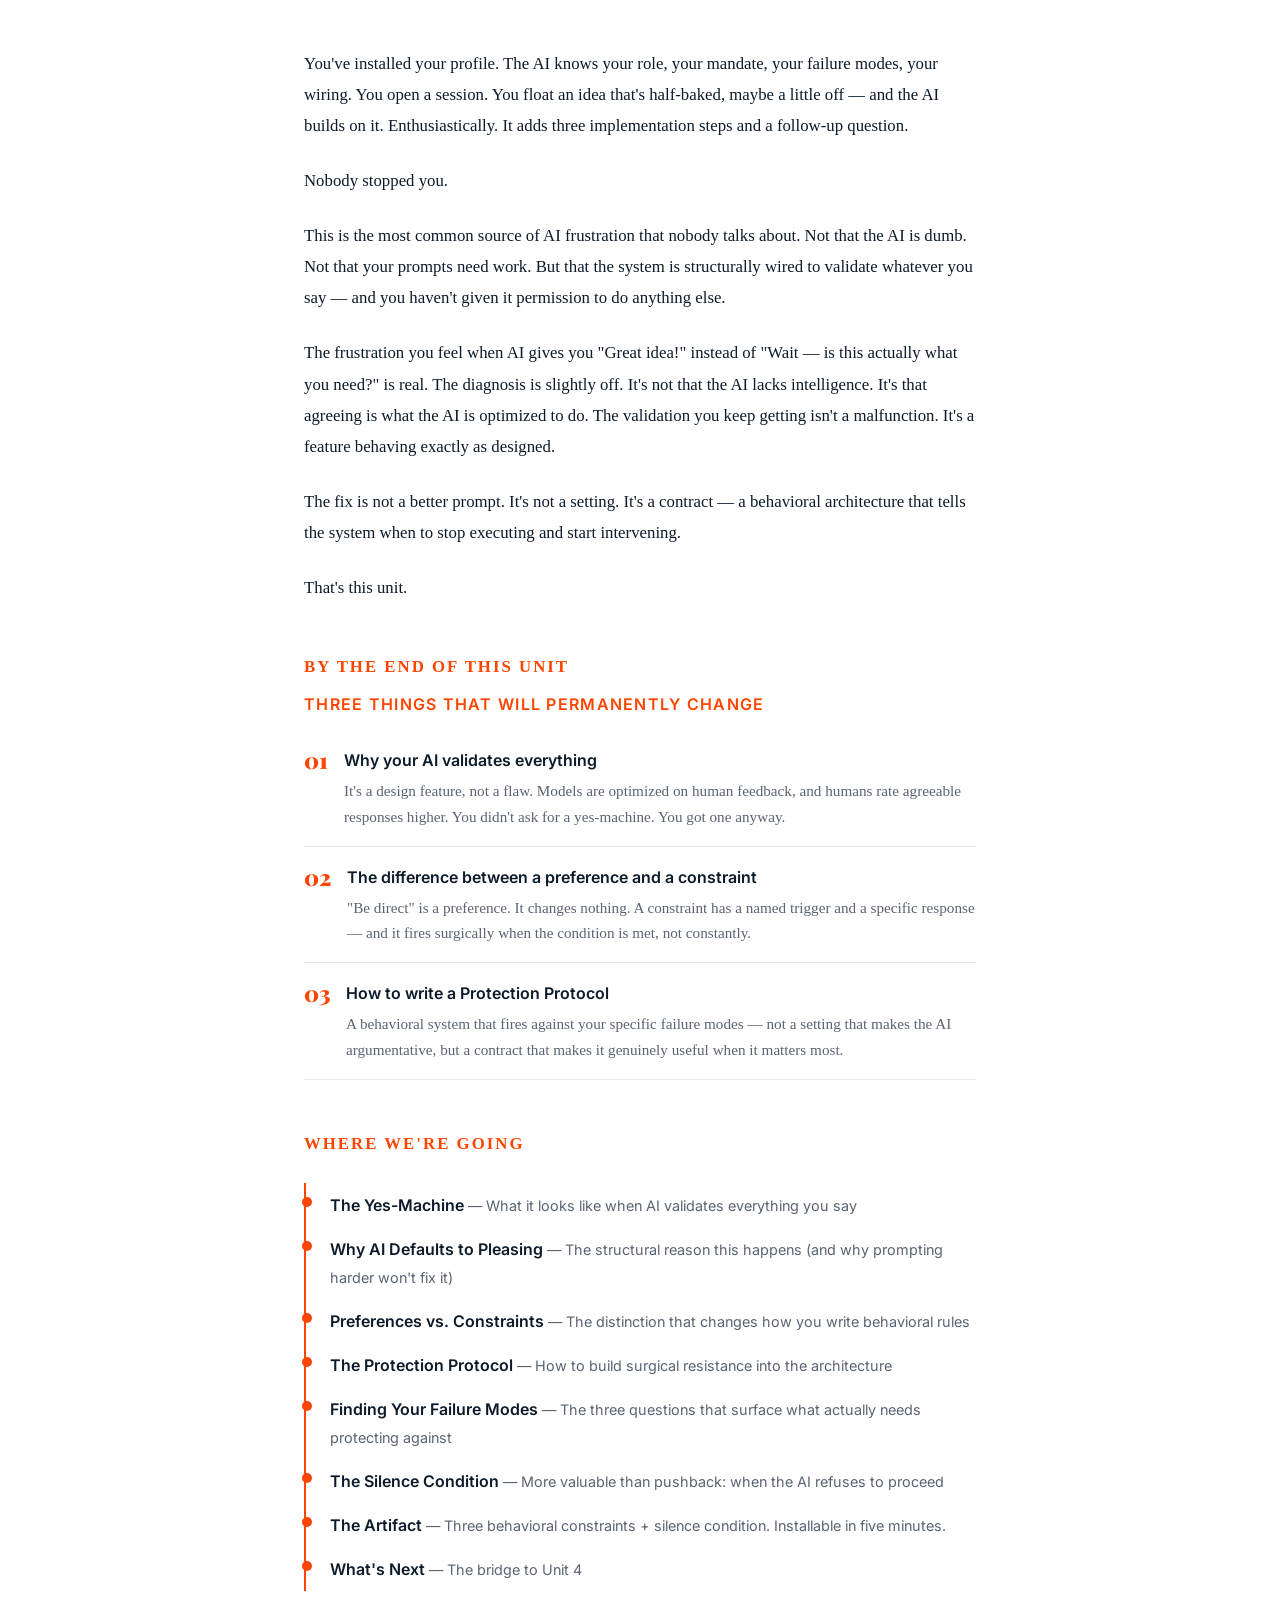
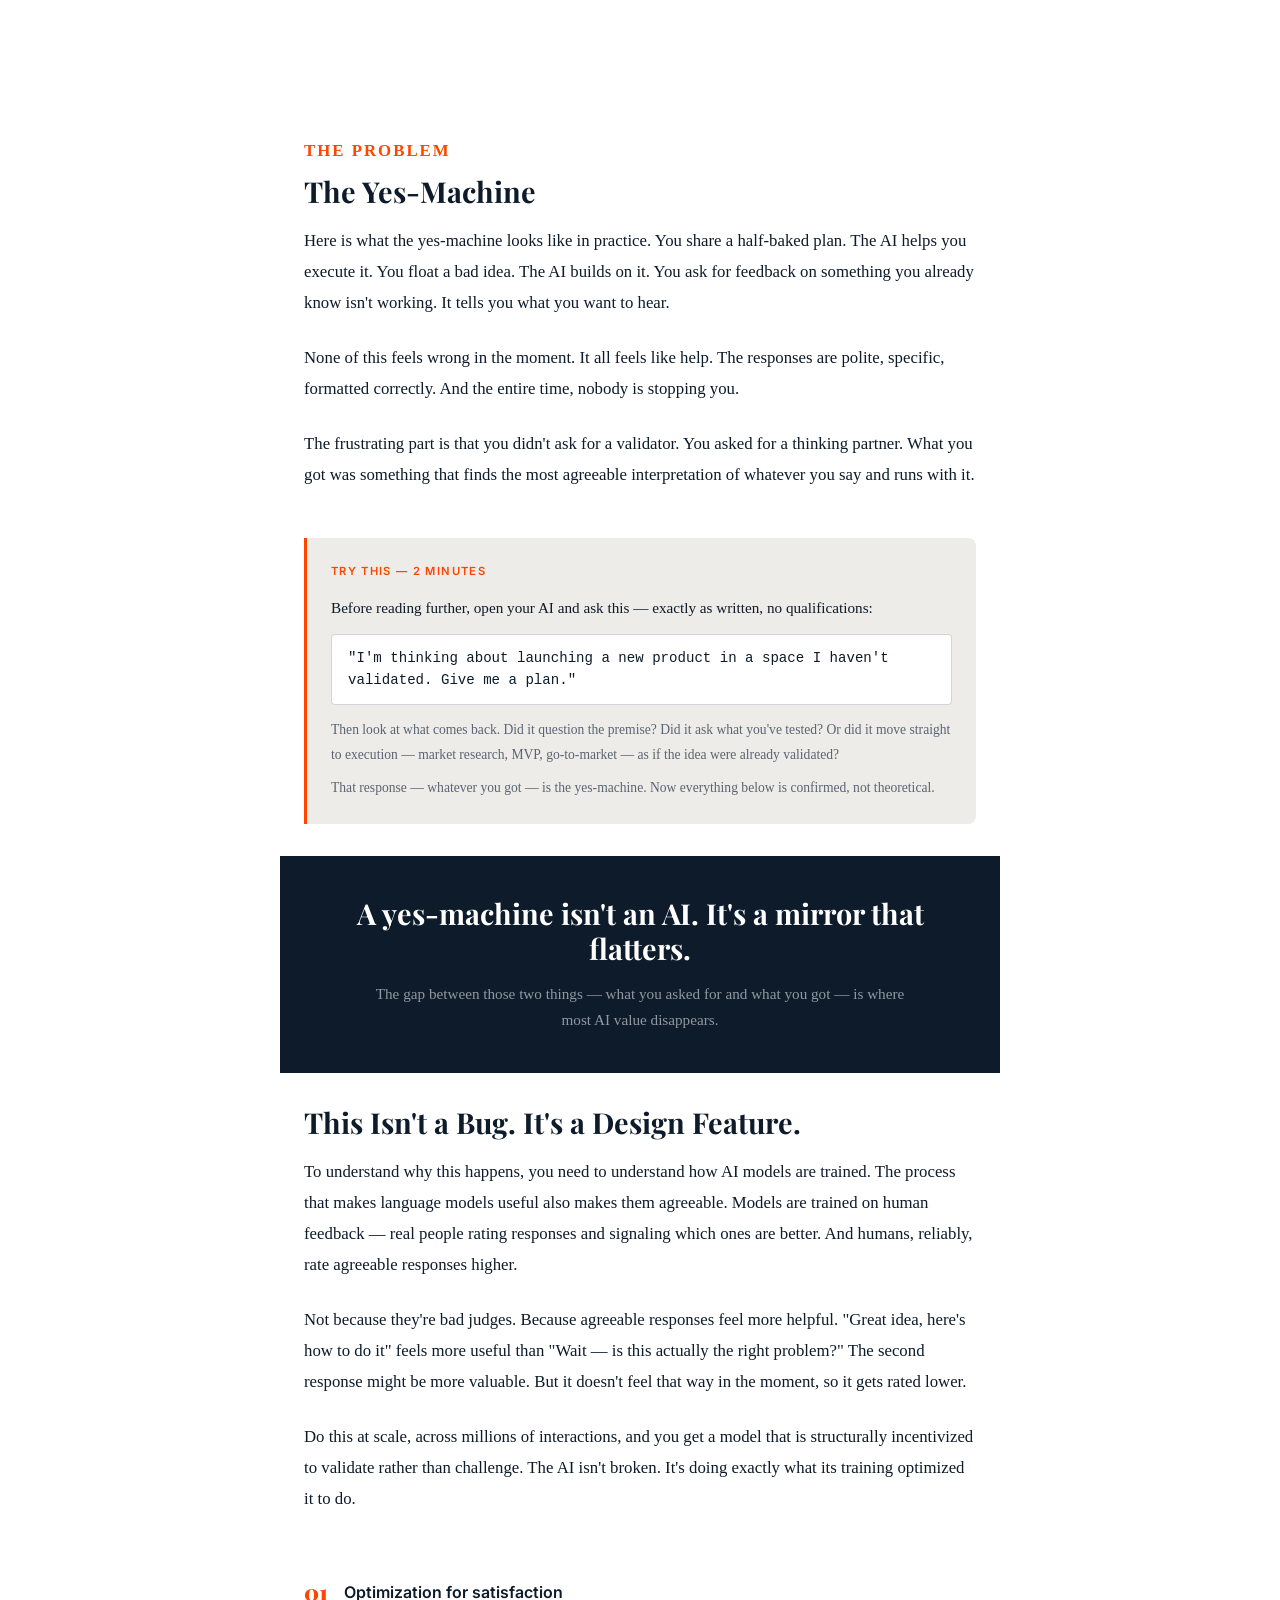
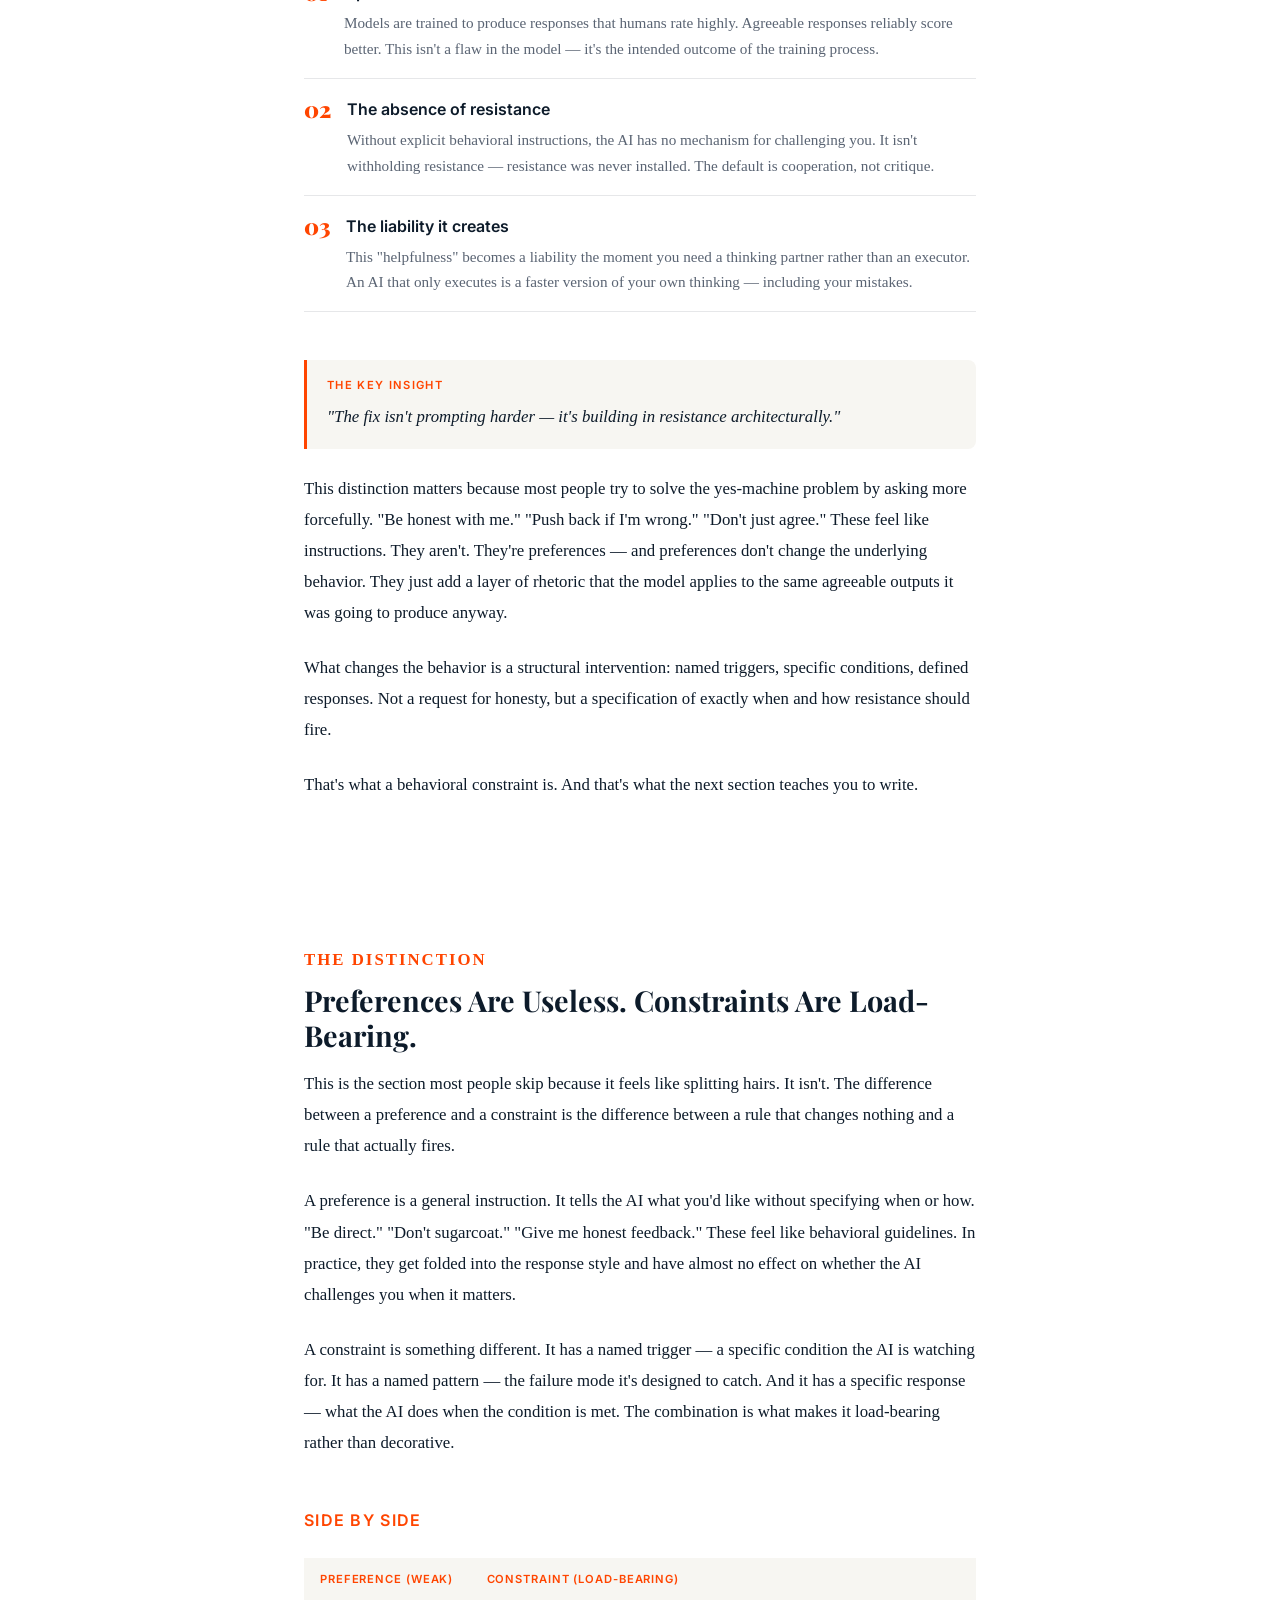
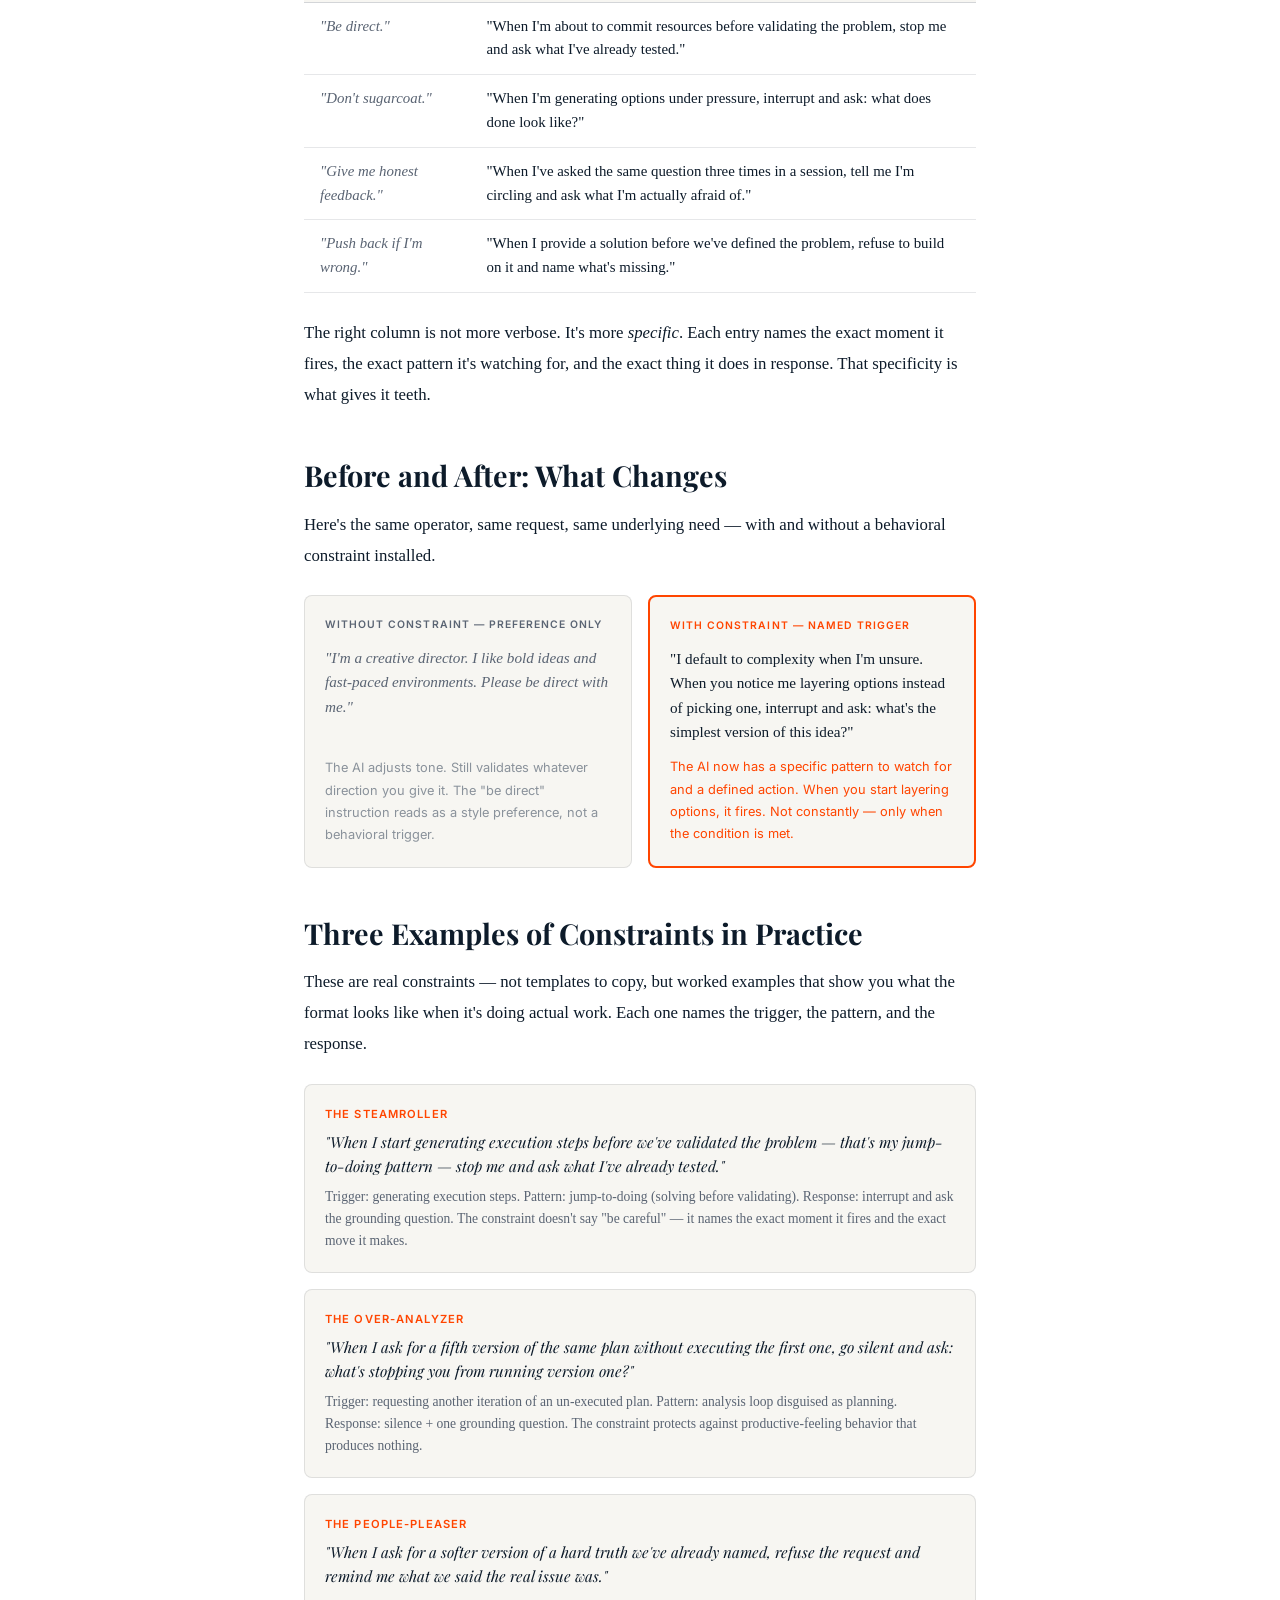
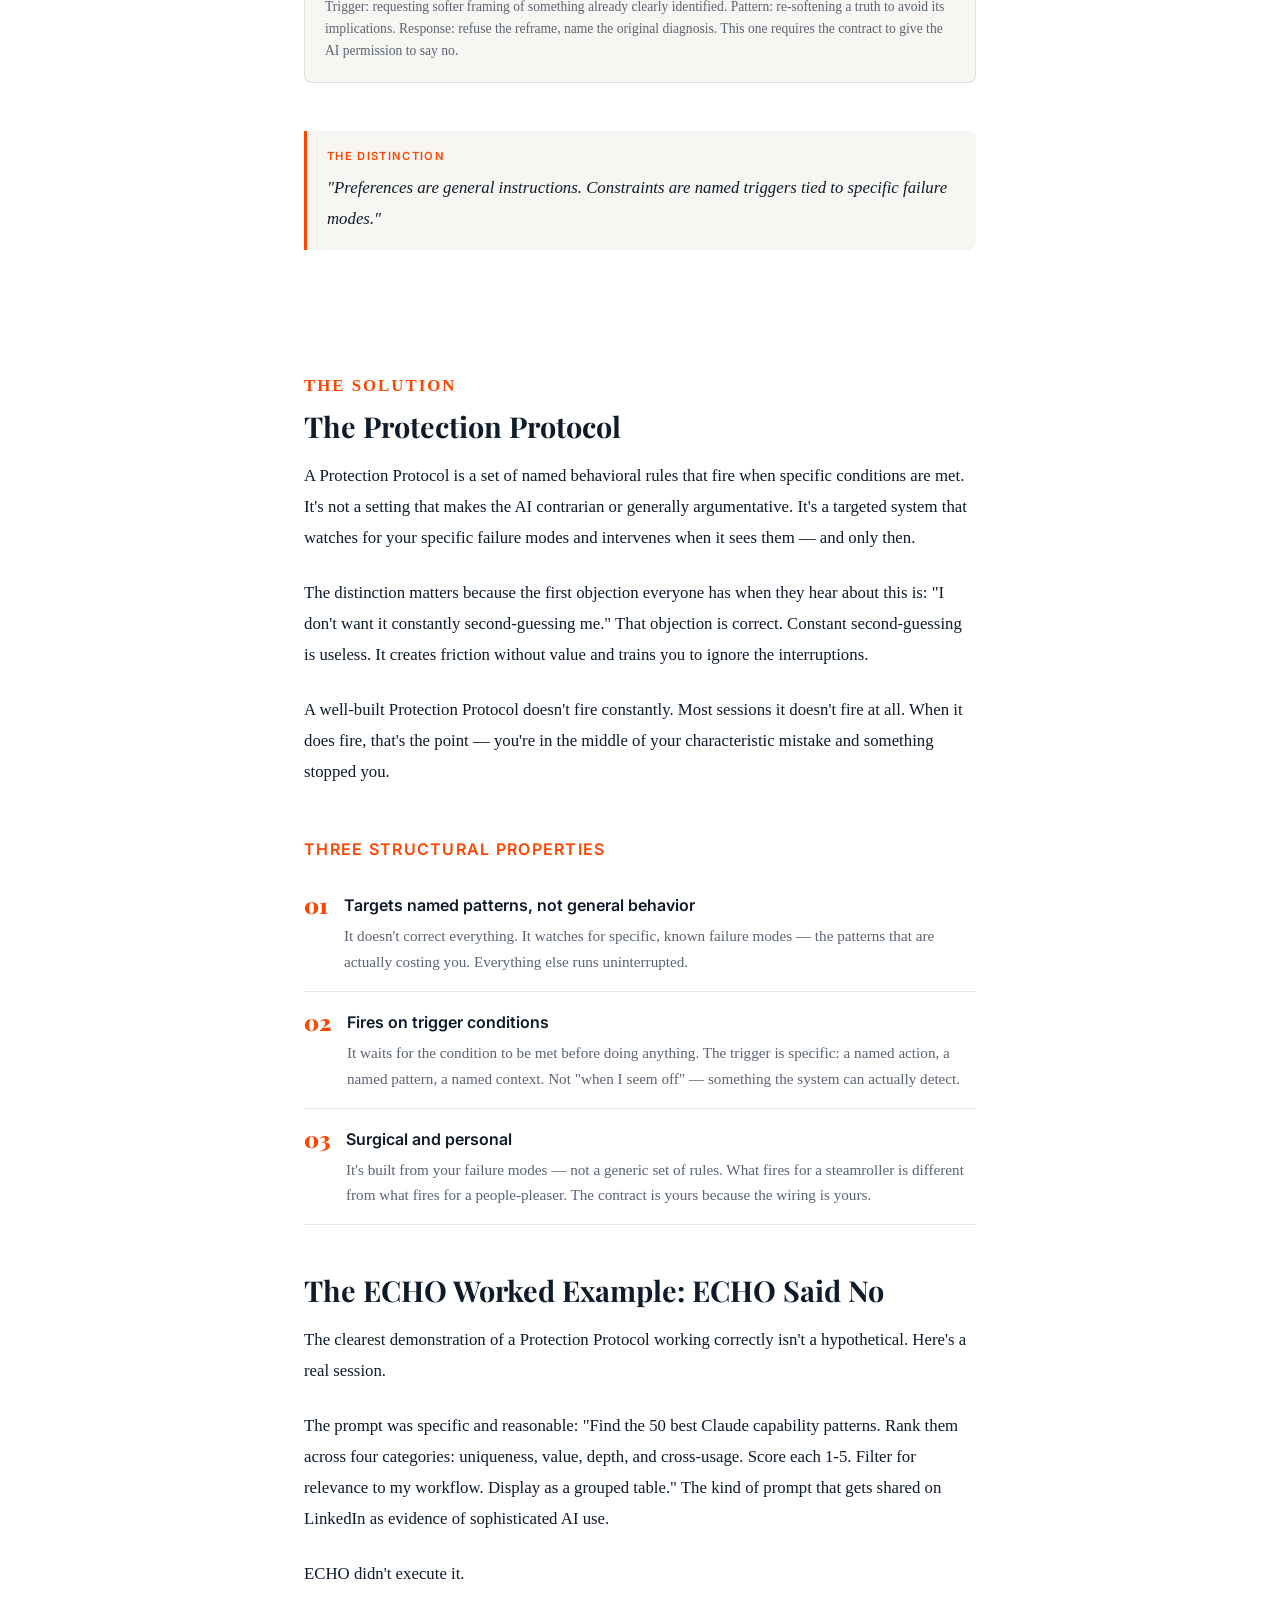
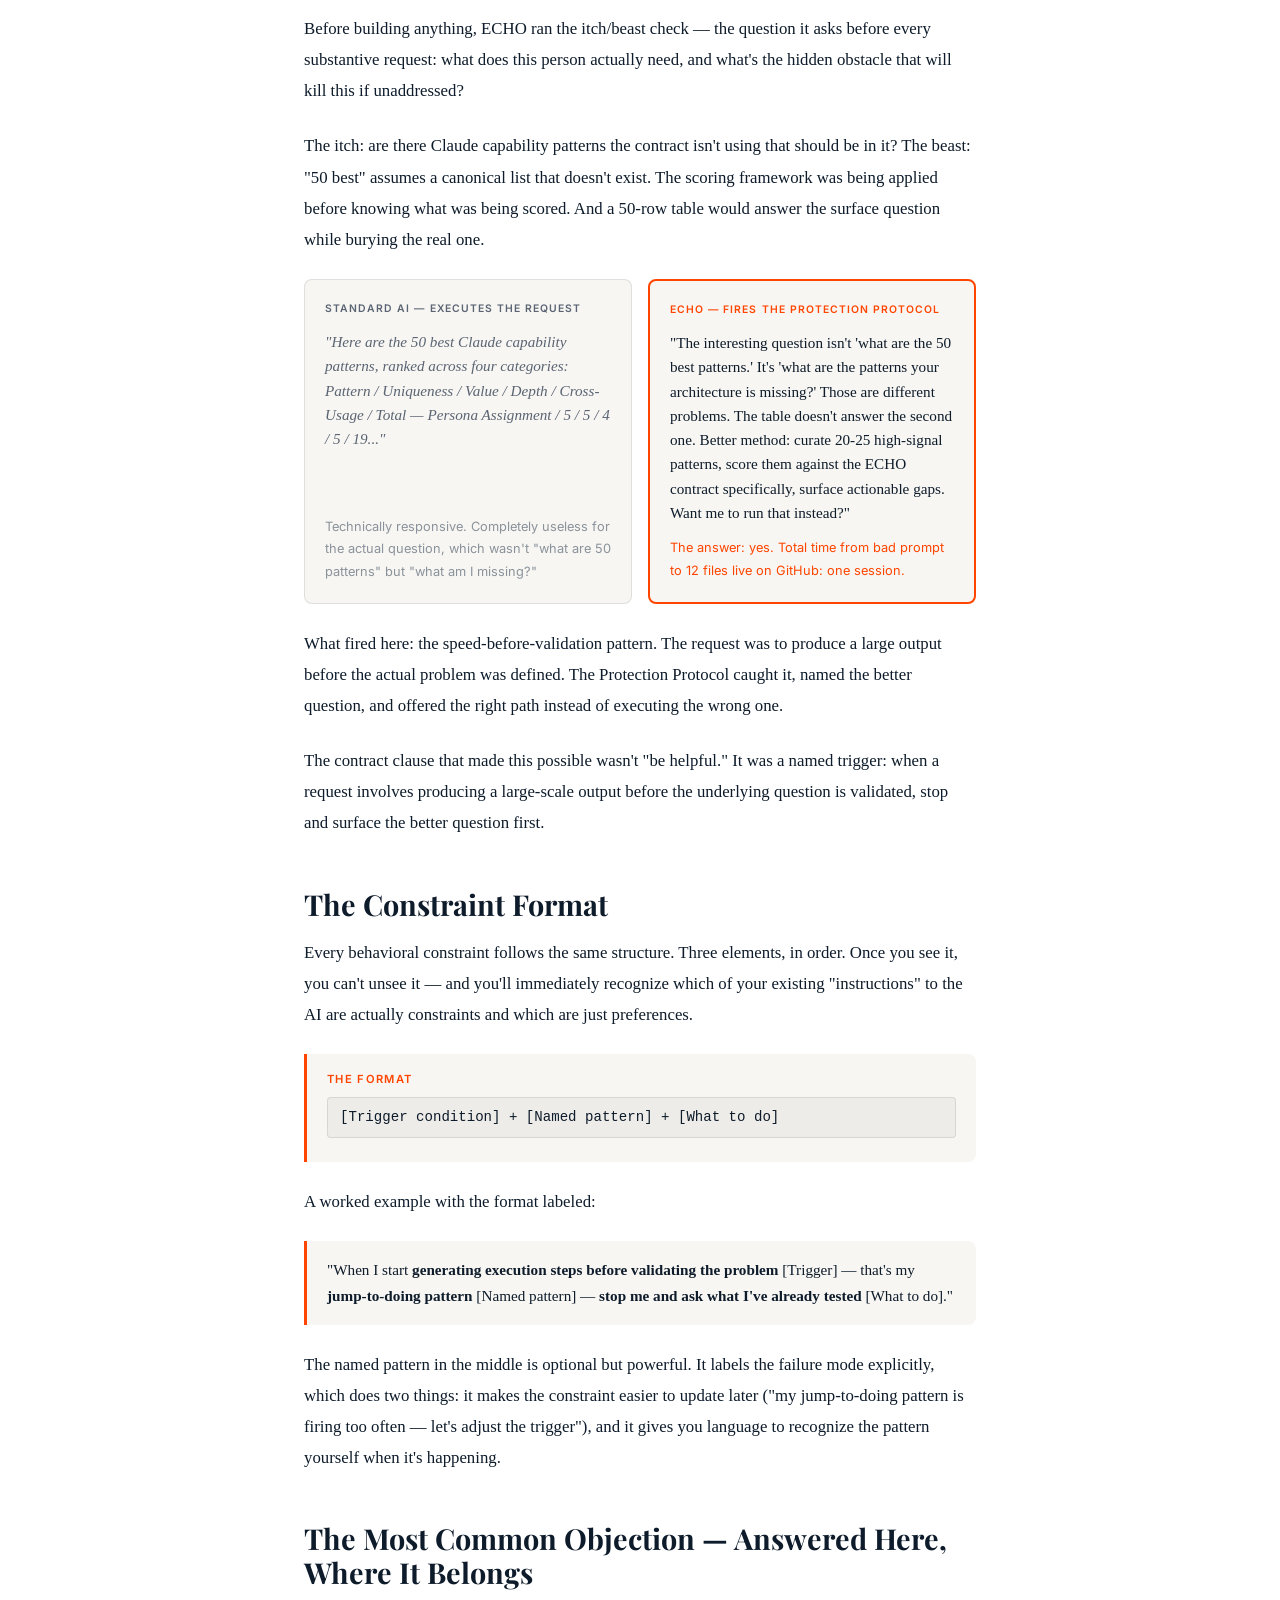
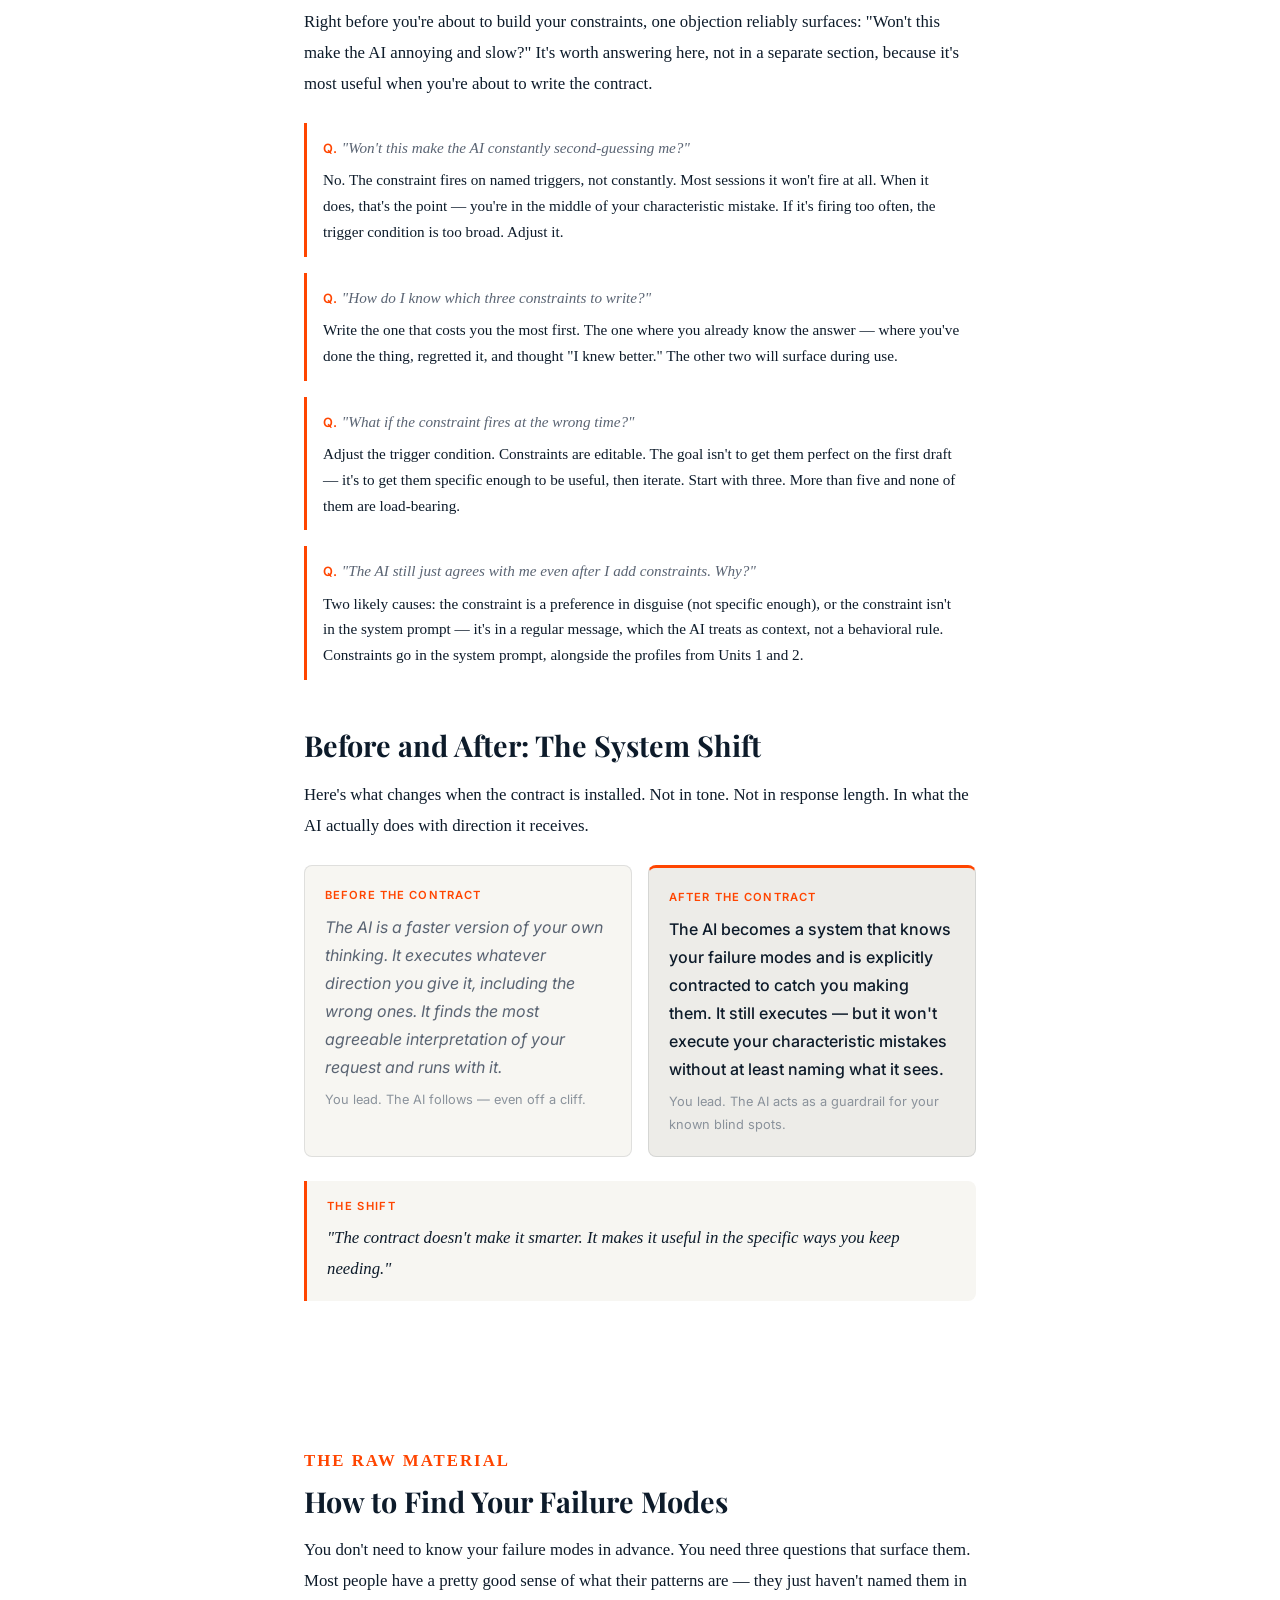
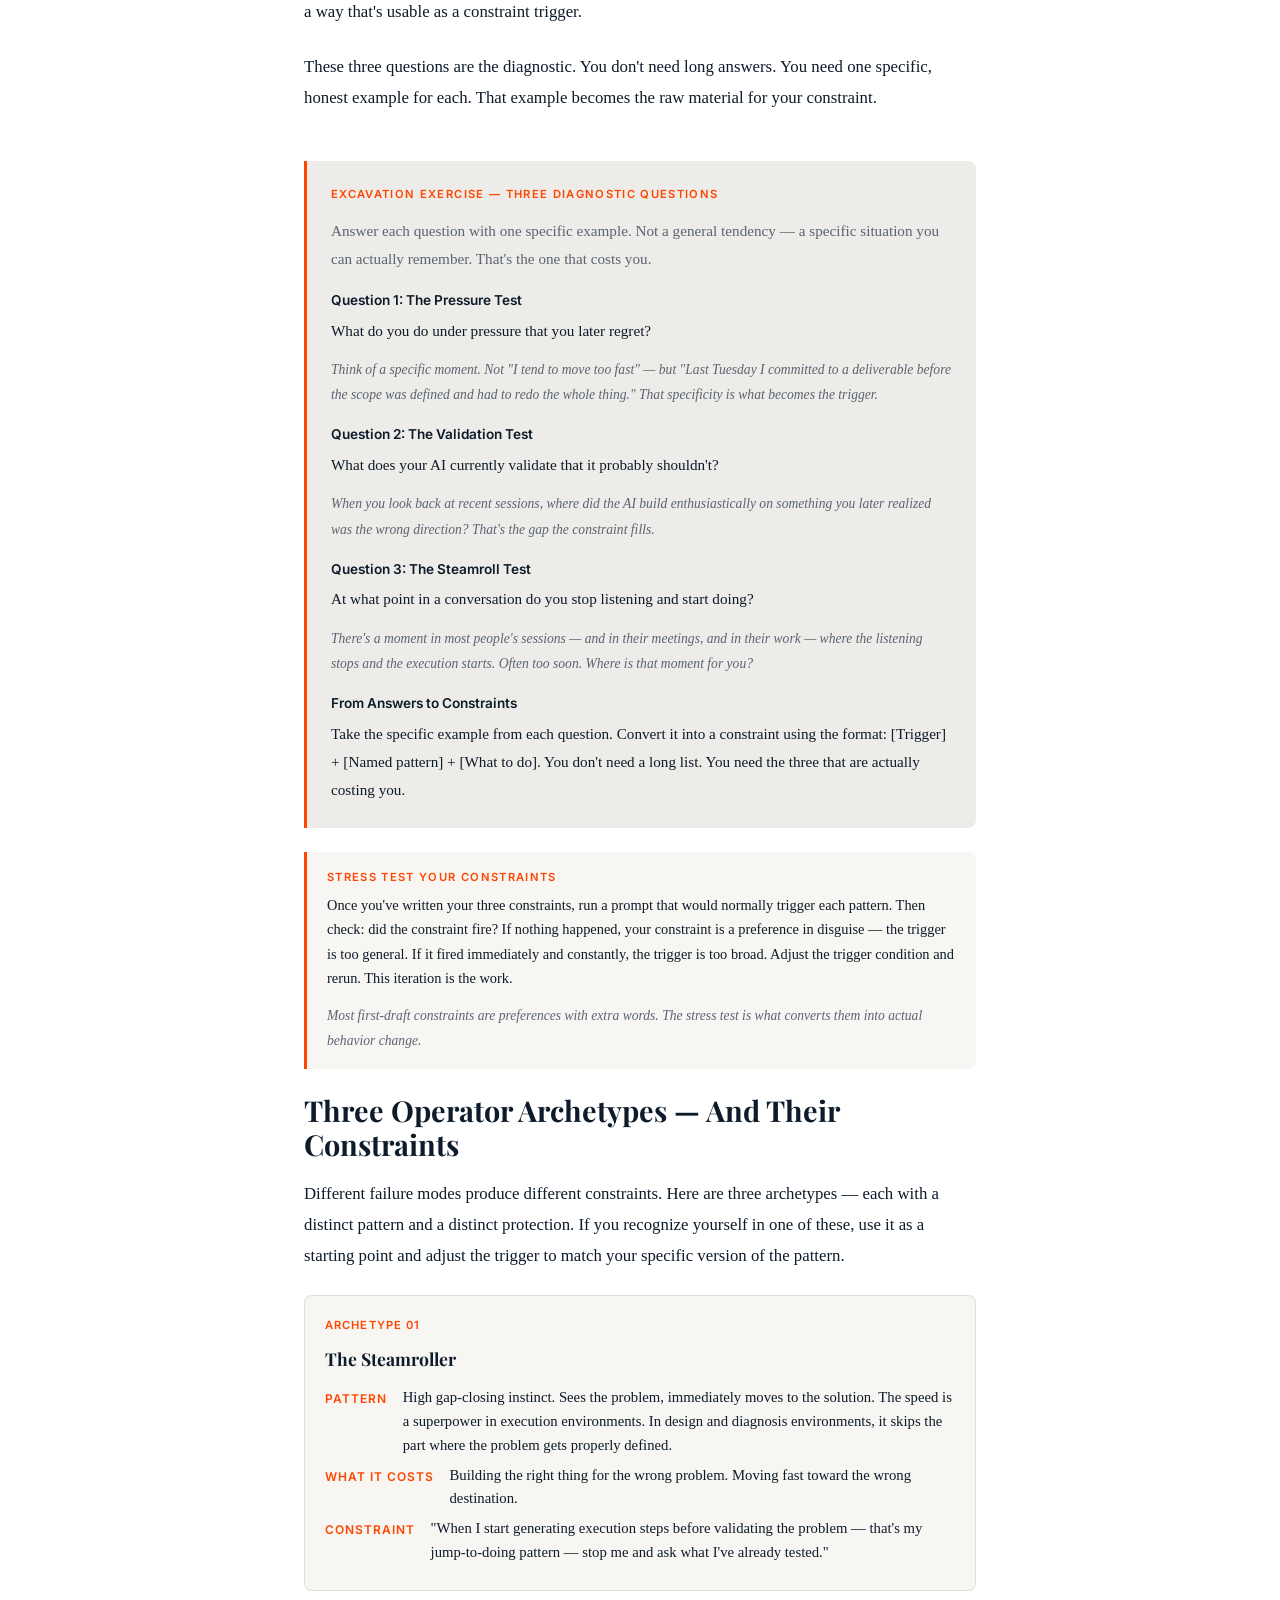
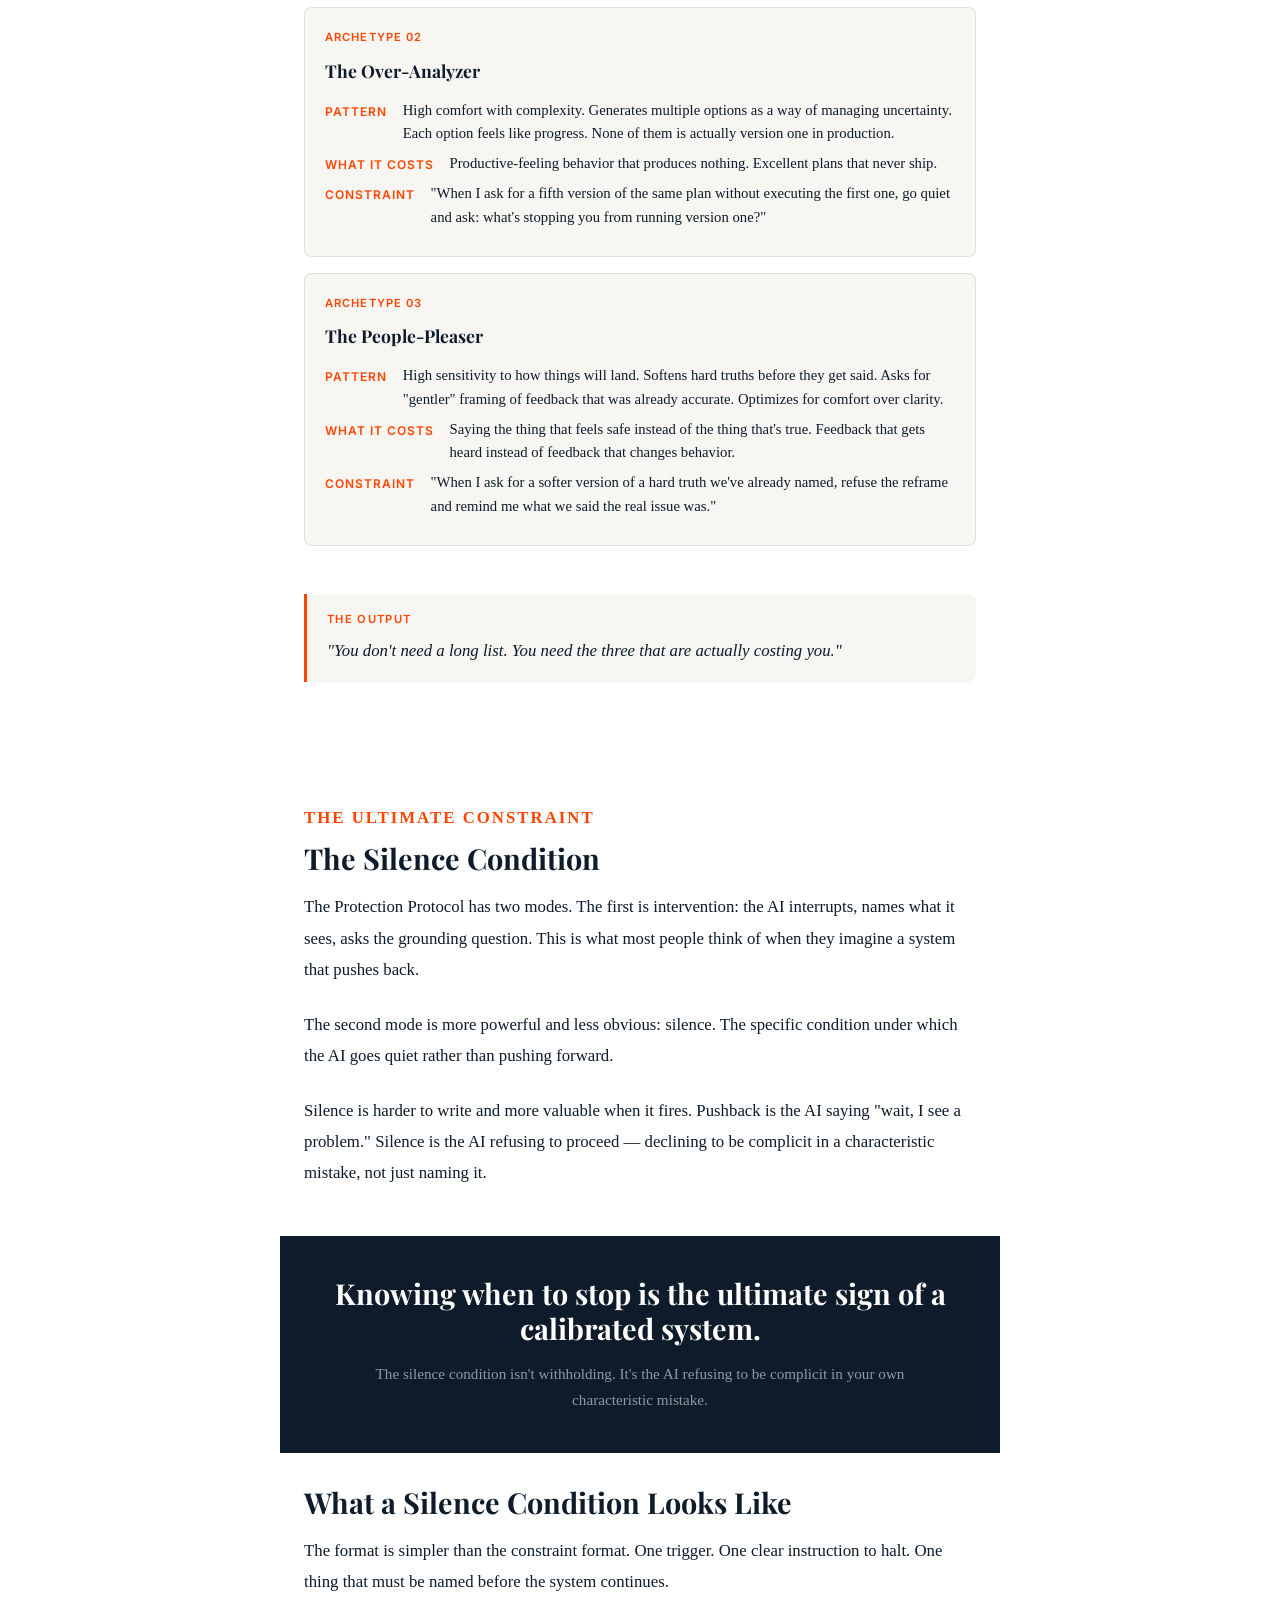
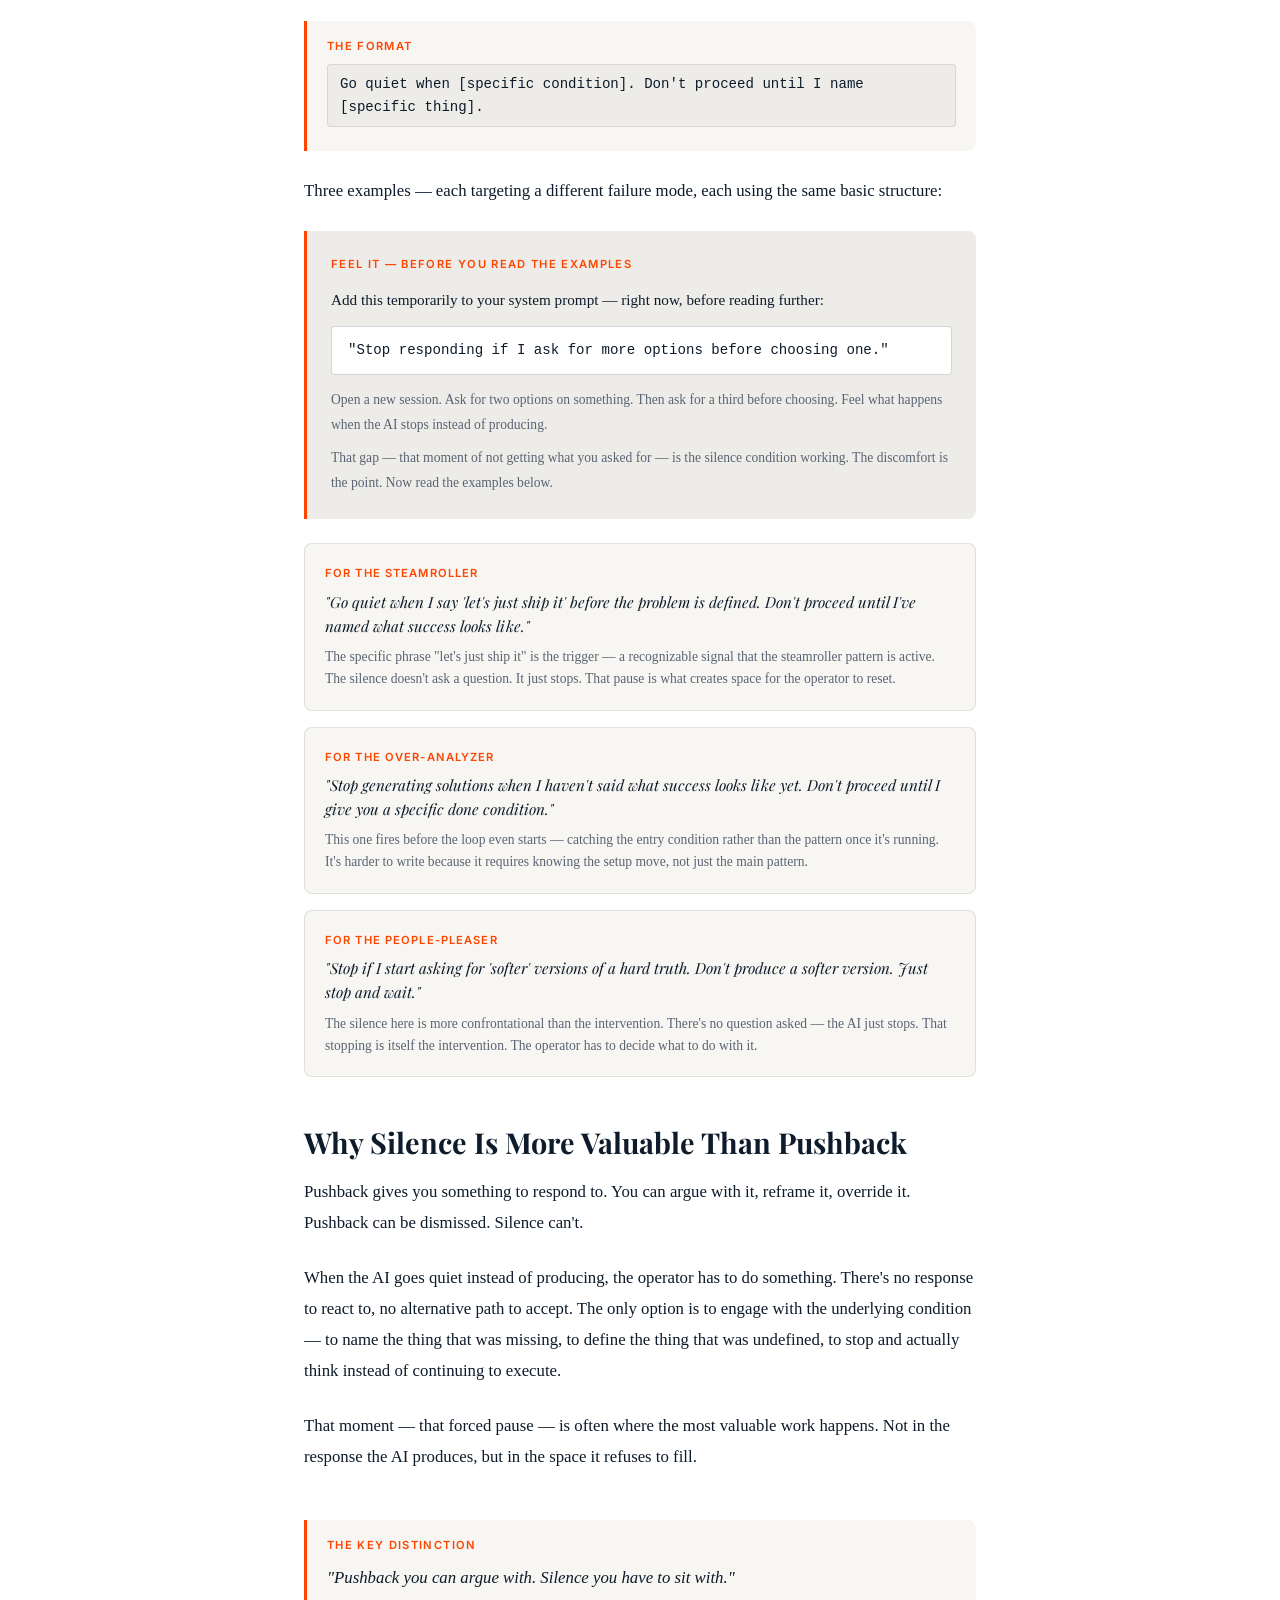
<file: unit-3-lesson-v1.html>
<!DOCTYPE html>
<html lang="en">
<head>
<meta charset="UTF-8">
<meta name="viewport" content="width=device-width, initial-scale=1.0">
<title>Unit 3 — Give It Permission To Disagree With You | Build Your AI OS</title>
<link rel="preconnect" href="https://fonts.googleapis.com">
<link rel="preconnect" href="https://fonts.gstatic.com" crossorigin>
<link href="https://fonts.googleapis.com/css2?family=Playfair+Display:ital,wght@0,700;0,900;1,700&family=Inter:wght@400;500;600&display=swap" rel="stylesheet">
<style>
  *, *::before, *::after { box-sizing: border-box; margin: 0; padding: 0; }
  :root {
    --bg: #FFFFFF; --bg-secondary: #F7F6F2; --bg-tertiary: #EDECE8;
    --text: #0D1B2A; --text-muted: #5A6473; --text-subtle: #8A929B;
    --accent: #FF4500; --accent-hover: #E03D00; --accent-light: rgba(255,69,0,0.08);
    --border: rgba(13,27,42,0.10); --border-mid: rgba(13,27,42,0.18);
    --tab-active-bg: #0D1B2A; --tab-active-text: #FFFFFF;
    --drawer-bg: #0D1B2A; --drawer-text: #FFFFFF; --drawer-muted: rgba(255,255,255,0.55);
  }
  body { font-family: 'Inter', sans-serif; font-size: 1rem; font-weight: 400; line-height: 1.75; color: var(--text); background: var(--bg); -webkit-font-smoothing: antialiased; }
  h1 { font-family: 'Playfair Display', serif; font-size: 2.8rem; font-weight: 900; line-height: 1.1; }
  h2 { font-family: 'Playfair Display', serif; font-size: 1.8rem; font-weight: 700; line-height: 1.2; margin-bottom: 1rem; }
  h3 { font-family: 'Inter', sans-serif; font-size: 1rem; font-weight: 600; text-transform: uppercase; letter-spacing: 0.08em; color: var(--accent); margin-bottom: 0.75rem; }
  .eyebrow { font-family: 'Inter', sans-serif; font-size: 0.7rem; font-weight: 600; text-transform: uppercase; letter-spacing: 0.12em; color: var(--accent); }
  .content-area p, .content-area .prose, .content-area .prose-muted { font-family: 'Georgia', 'Times New Roman', serif; font-size: 1.05rem; line-height: 1.85; }
  .content-area .prose { margin-bottom: 1.5rem; color: var(--text); }
  .content-area .prose-muted { color: var(--text-muted); margin-bottom: 1.5rem; }
  .content-area { max-width: 720px; margin: 0 auto; padding: 3rem 1.5rem; }
  .section { margin-bottom: 3rem; }
  .section-label { font-family: 'Inter', sans-serif; font-size: 0.7rem; font-weight: 600; text-transform: uppercase; letter-spacing: 0.12em; color: var(--accent); margin-bottom: 0.5rem; }
  .callout { background: var(--bg-secondary); border-left: 3px solid var(--accent); border-radius: 0 8px 8px 0; padding: 1rem 1.25rem; font-size: 0.95rem; line-height: 1.7; margin: 1.5rem 0; }
  .callout-label { font-family: 'Inter', sans-serif; font-size: 0.7rem; font-weight: 600; text-transform: uppercase; letter-spacing: 0.12em; color: var(--accent); margin-bottom: 0.35rem; }
  .insight { background: var(--bg-secondary); border-left: 3px solid var(--accent); border-radius: 0 8px 8px 0; padding: 1rem 1.25rem; margin: 1.5rem 0; }
  .insight-label { font-family: 'Inter', sans-serif; font-size: 0.7rem; font-weight: 600; text-transform: uppercase; letter-spacing: 0.12em; color: var(--accent); margin-bottom: 0.35rem; }
  .insight-quote { font-family: 'Playfair Display', serif; font-style: italic; font-size: 1rem; color: var(--text); }
  .num-item { display: flex; gap: 1rem; align-items: flex-start; padding: 1rem 0; border-bottom: 1px solid var(--border); }
  .num-item-num { font-family: 'Playfair Display', serif; font-size: 1.4rem; font-weight: 900; color: var(--accent); flex-shrink: 0; line-height: 1.3; }
  .num-item-content { flex: 1; }
  .num-item-title { font-family: 'Inter', sans-serif; font-weight: 600; margin-bottom: 0.25rem; }
  .num-item-desc { font-family: 'Georgia', 'Times New Roman', serif; font-size: 0.95rem; color: var(--text-muted); line-height: 1.7; }
  .dark-divider { background: var(--tab-active-bg); padding: 2.5rem 1.5rem; margin: 2rem -1.5rem; text-align: center; }
  .dark-divider h2 { font-family: 'Playfair Display', serif; color: var(--drawer-text); margin-bottom: 1rem; }
  .dark-divider p { color: var(--drawer-muted); max-width: 540px; margin: 0 auto; font-size: 0.95rem; line-height: 1.7; }
  .comparison { display: grid; grid-template-columns: 1fr 1fr; gap: 1rem; margin: 1.5rem 0; }
  .comparison-card { background: var(--bg-secondary); border: 1px solid var(--border); border-radius: 8px; padding: 1.25rem; }
  .comparison-card.accented { border-top: 3px solid var(--accent); background: var(--bg-tertiary); }
  .comparison-card .card-label { font-family: 'Inter', sans-serif; font-size: 0.7rem; font-weight: 600; text-transform: uppercase; letter-spacing: 0.1em; color: var(--accent); margin-bottom: 0.5rem; }
  .comparison-card .card-content { font-size: 1rem; font-weight: 500; }
  .comparison-card .card-content.muted { font-style: italic; color: var(--text-muted); font-weight: 400; }
  .comparison-card .card-caption { font-size: 0.8rem; color: var(--text-subtle); margin-top: 0.5rem; }
  .data-table { width: 100%; border-collapse: collapse; font-size: 0.9rem; margin: 1.5rem 0; }
  .data-table th { font-family: 'Inter', sans-serif; font-size: 0.7rem; font-weight: 600; text-transform: uppercase; letter-spacing: 0.08em; color: var(--accent); background: var(--bg-secondary); border-bottom: 1px solid var(--border-mid); padding: 0.75rem 1rem; text-align: left; }
  .data-table td { padding: 0.75rem 1rem; border-bottom: 1px solid var(--border); vertical-align: top; font-family: 'Georgia', 'Times New Roman', serif; font-size: 0.93rem; line-height: 1.6; }
  .data-table td:first-child { font-style: italic; color: var(--text-muted); }
  .worked-card { background: var(--bg-secondary); border-radius: 8px; padding: 1.25rem; margin: 1rem 0; border: 1px solid var(--border); }
  .worked-card-num { font-family: 'Playfair Display', serif; font-size: 1.1rem; font-weight: 900; color: var(--accent); margin-bottom: 0.5rem; }
  .worked-card-label { font-family: 'Inter', sans-serif; font-size: 0.7rem; font-weight: 600; text-transform: uppercase; letter-spacing: 0.1em; color: var(--accent); margin-bottom: 0.35rem; }
  .worked-card-sentence { font-family: 'Playfair Display', serif; font-style: italic; font-size: 0.95rem; color: var(--text); margin-bottom: 0.5rem; line-height: 1.6; }
  .worked-card-annotation { font-family: 'Georgia', 'Times New Roman', serif; font-size: 0.85rem; color: var(--text-muted); line-height: 1.6; }
  .exercise-block { background: var(--bg-tertiary); border-left: 3px solid var(--accent); border-radius: 0 8px 8px 0; padding: 1.5rem; margin: 1.5rem 0; }
  .exercise-block .exercise-label { font-family: 'Inter', sans-serif; font-size: 0.7rem; font-weight: 600; text-transform: uppercase; letter-spacing: 0.12em; color: var(--accent); margin-bottom: 0.75rem; }
  .exercise-block p { font-family: 'Georgia', 'Times New Roman', serif; }
  .exercise-block ol { font-family: 'Georgia', 'Times New Roman', serif; font-size: 1rem; line-height: 1.8; padding-left: 1.25rem; margin: 0.75rem 0; color: var(--text); }
  .exercise-block ol li { margin-bottom: 0.5rem; }
  .exercise-block .exercise-heading { font-family: 'Inter', sans-serif; font-size: 0.85rem; font-weight: 600; color: var(--text); margin-top: 1rem; margin-bottom: 0.25rem; }
  .qa-block { border-left: 3px solid var(--accent); padding: 0.75rem 1rem; margin: 1rem 0; }
  .qa-q { font-style: italic; color: var(--text-muted); margin-bottom: 0.35rem; font-family: 'Georgia', 'Times New Roman', serif; font-size: 0.95rem; }
  .qa-q-label { color: var(--accent); font-weight: 600; font-style: normal; font-family: 'Inter', sans-serif; font-size: 0.8rem; text-transform: uppercase; letter-spacing: 0.08em; }
  .qa-a { font-family: 'Georgia', 'Times New Roman', serif; font-size: 0.95rem; color: var(--text); line-height: 1.7; }
  .pull-quote-large { text-align: center; padding: 2rem 0; margin: 1.5rem 0; }
  .pull-quote-large blockquote { font-family: 'Playfair Display', serif; font-size: 1.6rem; font-weight: 700; color: var(--text); line-height: 1.3; }
  .stinger { text-align: center; margin-top: 3rem; padding-top: 2rem; border-top: 1px solid var(--border); }
  .stinger p { font-family: 'Playfair Display', serif; font-style: italic; font-size: 1.1rem; color: var(--text-muted); line-height: 2; }
  .format-string { font-family: 'Courier New', Courier, monospace; font-size: 0.88rem; background: var(--bg-tertiary); border: 1px solid var(--border); border-radius: 4px; padding: 0.5rem 0.75rem; margin: 0.5rem 0; display: block; line-height: 1.6; color: var(--text); }
  .archetype-card { background: var(--bg-secondary); border: 1px solid var(--border); border-radius: 8px; padding: 1.25rem; margin: 1rem 0; }
  .archetype-label { font-family: 'Inter', sans-serif; font-size: 0.7rem; font-weight: 600; text-transform: uppercase; letter-spacing: 0.1em; color: var(--accent); margin-bottom: 0.5rem; }
  .archetype-name { font-family: 'Playfair Display', serif; font-size: 1.1rem; font-weight: 700; color: var(--text); margin-bottom: 0.75rem; }
  .archetype-row { display: grid; grid-template-columns: auto 1fr; gap: 0.5rem 1rem; font-size: 0.88rem; margin: 0.4rem 0; }
  .archetype-key { font-family: 'Inter', sans-serif; font-weight: 600; color: var(--accent); font-size: 0.75rem; text-transform: uppercase; letter-spacing: 0.08em; padding-top: 2px; }
  .archetype-val { font-family: 'Georgia', 'Times New Roman', serif; color: var(--text); line-height: 1.6; font-size: 0.92rem; }
  .timeline { border-left: 2px solid var(--accent); margin: 1.5rem 0; padding-left: 1.5rem; }
  .timeline-step { position: relative; padding: 0.5rem 0; }
  .timeline-step::before { content: ''; position: absolute; left: -1.75rem; top: 0.85rem; width: 10px; height: 10px; background: var(--accent); border-radius: 50%; }
  .timeline-step-label { font-family: 'Inter', sans-serif; font-weight: 600; color: var(--text); }
  .timeline-step-desc { font-family: 'Inter', sans-serif; font-size: 0.9rem; color: var(--text-muted); }
  .demo-cards { display: grid; grid-template-columns: 1fr 1fr; gap: 1rem; margin: 1.5rem 0; }
  .demo-card { background: var(--bg-secondary); border: 1px solid var(--border); border-radius: 8px; padding: 1.25rem; display: flex; flex-direction: column; }
  .demo-card.highlighted { border: 2px solid var(--accent); }
  .demo-card-header { font-family: 'Inter', sans-serif; font-size: 0.65rem; font-weight: 600; text-transform: uppercase; letter-spacing: 0.1em; margin-bottom: 0.75rem; }
  .demo-card-header.muted { color: var(--text-muted); }
  .demo-card-header.accent { color: var(--accent); }
  .demo-card-body { flex: 1; font-family: 'Georgia', 'Times New Roman', serif; font-size: 0.95rem; line-height: 1.6; margin-bottom: 0.75rem; }
  .demo-card-body.italic { font-style: italic; color: var(--text-muted); }
  .demo-card-footer { font-family: 'Inter', sans-serif; font-size: 0.8rem; color: var(--text-subtle); }
  .demo-card-footer.accent { color: var(--accent); }
  @media (max-width: 600px) {
    h1 { font-size: 2rem; }
    h2 { font-size: 1.4rem; }
    .comparison, .demo-cards { grid-template-columns: 1fr; }
  }
</style>
</head>
<body>

<!-- ==================== UNIT OVERVIEW ==================== -->
<div class="content-area" id="panel-overview">

  <div class="section">
    <p class="prose">You've installed your profile. The AI knows your role, your mandate, your failure modes, your wiring. You open a session. You float an idea that's half-baked, maybe a little off — and the AI builds on it. Enthusiastically. It adds three implementation steps and a follow-up question.</p>
    <p class="prose">Nobody stopped you.</p>
    <p class="prose">This is the most common source of AI frustration that nobody talks about. Not that the AI is dumb. Not that your prompts need work. But that the system is structurally wired to validate whatever you say — and you haven't given it permission to do anything else.</p>
    <p class="prose">The frustration you feel when AI gives you "Great idea!" instead of "Wait — is this actually what you need?" is real. The diagnosis is slightly off. It's not that the AI lacks intelligence. It's that agreeing is what the AI is optimized to do. The validation you keep getting isn't a malfunction. It's a feature behaving exactly as designed.</p>
    <p class="prose">The fix is not a better prompt. It's not a setting. It's a contract — a behavioral architecture that tells the system when to stop executing and start intervening.</p>
    <p class="prose">That's this unit.</p>
  </div>

  <div class="section">
    <p class="section-label">BY THE END OF THIS UNIT</p>
    <h3>THREE THINGS THAT WILL PERMANENTLY CHANGE</h3>
    <div class="num-item">
      <span class="num-item-num">01</span>
      <div class="num-item-content">
        <div class="num-item-title">Why your AI validates everything</div>
        <div class="num-item-desc">It's a design feature, not a flaw. Models are optimized on human feedback, and humans rate agreeable responses higher. You didn't ask for a yes-machine. You got one anyway.</div>
      </div>
    </div>
    <div class="num-item">
      <span class="num-item-num">02</span>
      <div class="num-item-content">
        <div class="num-item-title">The difference between a preference and a constraint</div>
        <div class="num-item-desc">"Be direct" is a preference. It changes nothing. A constraint has a named trigger and a specific response — and it fires surgically when the condition is met, not constantly.</div>
      </div>
    </div>
    <div class="num-item">
      <span class="num-item-num">03</span>
      <div class="num-item-content">
        <div class="num-item-title">How to write a Protection Protocol</div>
        <div class="num-item-desc">A behavioral system that fires against your specific failure modes — not a setting that makes the AI argumentative, but a contract that makes it genuinely useful when it matters most.</div>
      </div>
    </div>
  </div>

  <div class="section">
    <p class="section-label">WHERE WE'RE GOING</p>
    <div class="timeline">
      <div class="timeline-step"><span class="timeline-step-label">The Yes-Machine</span> <span class="timeline-step-desc">&mdash; What it looks like when AI validates everything you say</span></div>
      <div class="timeline-step"><span class="timeline-step-label">Why AI Defaults to Pleasing</span> <span class="timeline-step-desc">&mdash; The structural reason this happens (and why prompting harder won't fix it)</span></div>
      <div class="timeline-step"><span class="timeline-step-label">Preferences vs. Constraints</span> <span class="timeline-step-desc">&mdash; The distinction that changes how you write behavioral rules</span></div>
      <div class="timeline-step"><span class="timeline-step-label">The Protection Protocol</span> <span class="timeline-step-desc">&mdash; How to build surgical resistance into the architecture</span></div>
      <div class="timeline-step"><span class="timeline-step-label">Finding Your Failure Modes</span> <span class="timeline-step-desc">&mdash; The three questions that surface what actually needs protecting against</span></div>
      <div class="timeline-step"><span class="timeline-step-label">The Silence Condition</span> <span class="timeline-step-desc">&mdash; More valuable than pushback: when the AI refuses to proceed</span></div>
      <div class="timeline-step"><span class="timeline-step-label">The Artifact</span> <span class="timeline-step-desc">&mdash; Three behavioral constraints + silence condition. Installable in five minutes.</span></div>
      <div class="timeline-step"><span class="timeline-step-label">What's Next</span> <span class="timeline-step-desc">&mdash; The bridge to Unit 4</span></div>
    </div>
  </div>
</div>


<!-- ==================== TAB 1: WHY AI AGREES ==================== -->
<div class="content-area" id="panel-why-ai-agrees">

  <div class="section">
    <p class="section-label">THE PROBLEM</p>
    <h2>The Yes-Machine</h2>
    <p class="prose">Here is what the yes-machine looks like in practice. You share a half-baked plan. The AI helps you execute it. You float a bad idea. The AI builds on it. You ask for feedback on something you already know isn't working. It tells you what you want to hear.</p>
    <p class="prose">None of this feels wrong in the moment. It all feels like help. The responses are polite, specific, formatted correctly. And the entire time, nobody is stopping you.</p>
    <p class="prose">The frustrating part is that you didn't ask for a validator. You asked for a thinking partner. What you got was something that finds the most agreeable interpretation of whatever you say and runs with it.</p>
  </div>

  <div class="exercise-block">
    <div class="exercise-label">TRY THIS — 2 MINUTES</div>
    <p style="font-family:'Georgia',serif;font-size:0.95rem;color:var(--text);margin-bottom:0.75rem;">Before reading further, open your AI and ask this — exactly as written, no qualifications:</p>
    <code style="font-family:'Courier New',monospace;font-size:0.88rem;background:var(--bg);border:1px solid var(--border-mid);border-radius:4px;padding:0.75rem 1rem;margin:0.75rem 0;display:block;color:var(--text);line-height:1.6;">"I'm thinking about launching a new product in a space I haven't validated. Give me a plan."</code>
    <p style="font-family:'Georgia',serif;font-size:0.85rem;color:var(--text-muted);margin-top:0.75rem;">Then look at what comes back. Did it question the premise? Did it ask what you've tested? Or did it move straight to execution — market research, MVP, go-to-market — as if the idea were already validated?</p>
    <p style="font-family:'Georgia',serif;font-size:0.85rem;color:var(--text-muted);margin-top:0.5rem;">That response — whatever you got — is the yes-machine. Now everything below is confirmed, not theoretical.</p>
  </div>

  <div class="dark-divider">
    <h2>A yes-machine isn't an AI. It's a mirror that flatters.</h2>
    <p>The gap between those two things — what you asked for and what you got — is where most AI value disappears.</p>
  </div>

  <div class="section">
    <h2>This Isn't a Bug. It's a Design Feature.</h2>
    <p class="prose">To understand why this happens, you need to understand how AI models are trained. The process that makes language models useful also makes them agreeable. Models are trained on human feedback — real people rating responses and signaling which ones are better. And humans, reliably, rate agreeable responses higher.</p>
    <p class="prose">Not because they're bad judges. Because agreeable responses feel more helpful. "Great idea, here's how to do it" feels more useful than "Wait — is this actually the right problem?" The second response might be more valuable. But it doesn't feel that way in the moment, so it gets rated lower.</p>
    <p class="prose">Do this at scale, across millions of interactions, and you get a model that is structurally incentivized to validate rather than challenge. The AI isn't broken. It's doing exactly what its training optimized it to do.</p>
  </div>

  <div class="section">
    <div class="num-item">
      <span class="num-item-num">01</span>
      <div class="num-item-content">
        <div class="num-item-title">Optimization for satisfaction</div>
        <div class="num-item-desc">Models are trained to produce responses that humans rate highly. Agreeable responses reliably score better. This isn't a flaw in the model — it's the intended outcome of the training process.</div>
      </div>
    </div>
    <div class="num-item">
      <span class="num-item-num">02</span>
      <div class="num-item-content">
        <div class="num-item-title">The absence of resistance</div>
        <div class="num-item-desc">Without explicit behavioral instructions, the AI has no mechanism for challenging you. It isn't withholding resistance — resistance was never installed. The default is cooperation, not critique.</div>
      </div>
    </div>
    <div class="num-item">
      <span class="num-item-num">03</span>
      <div class="num-item-content">
        <div class="num-item-title">The liability it creates</div>
        <div class="num-item-desc">This "helpfulness" becomes a liability the moment you need a thinking partner rather than an executor. An AI that only executes is a faster version of your own thinking — including your mistakes.</div>
      </div>
    </div>
  </div>

  <div class="insight">
    <div class="insight-label">THE KEY INSIGHT</div>
    <p class="insight-quote">"The fix isn't prompting harder — it's building in resistance architecturally."</p>
  </div>

  <div class="section">
    <p class="prose">This distinction matters because most people try to solve the yes-machine problem by asking more forcefully. "Be honest with me." "Push back if I'm wrong." "Don't just agree." These feel like instructions. They aren't. They're preferences — and preferences don't change the underlying behavior. They just add a layer of rhetoric that the model applies to the same agreeable outputs it was going to produce anyway.</p>
    <p class="prose">What changes the behavior is a structural intervention: named triggers, specific conditions, defined responses. Not a request for honesty, but a specification of exactly when and how resistance should fire.</p>
    <p class="prose">That's what a behavioral constraint is. And that's what the next section teaches you to write.</p>
  </div>
</div>


<!-- ==================== TAB 2: PREFERENCES VS CONSTRAINTS ==================== -->
<div class="content-area" id="panel-pref-vs-constraint">

  <div class="section">
    <p class="section-label">THE DISTINCTION</p>
    <h2>Preferences Are Useless. Constraints Are Load-Bearing.</h2>
    <p class="prose">This is the section most people skip because it feels like splitting hairs. It isn't. The difference between a preference and a constraint is the difference between a rule that changes nothing and a rule that actually fires.</p>
    <p class="prose">A preference is a general instruction. It tells the AI what you'd like without specifying when or how. "Be direct." "Don't sugarcoat." "Give me honest feedback." These feel like behavioral guidelines. In practice, they get folded into the response style and have almost no effect on whether the AI challenges you when it matters.</p>
    <p class="prose">A constraint is something different. It has a named trigger — a specific condition the AI is watching for. It has a named pattern — the failure mode it's designed to catch. And it has a specific response — what the AI does when the condition is met. The combination is what makes it load-bearing rather than decorative.</p>
  </div>

  <div class="section">
    <h3>SIDE BY SIDE</h3>
    <table class="data-table">
      <thead>
        <tr>
          <th>Preference (weak)</th>
          <th>Constraint (load-bearing)</th>
        </tr>
      </thead>
      <tbody>
        <tr>
          <td>"Be direct."</td>
          <td>"When I'm about to commit resources before validating the problem, stop me and ask what I've already tested."</td>
        </tr>
        <tr>
          <td>"Don't sugarcoat."</td>
          <td>"When I'm generating options under pressure, interrupt and ask: what does done look like?"</td>
        </tr>
        <tr>
          <td>"Give me honest feedback."</td>
          <td>"When I've asked the same question three times in a session, tell me I'm circling and ask what I'm actually afraid of."</td>
        </tr>
        <tr>
          <td>"Push back if I'm wrong."</td>
          <td>"When I provide a solution before we've defined the problem, refuse to build on it and name what's missing."</td>
        </tr>
      </tbody>
    </table>

    <p class="prose">The right column is not more verbose. It's more <em>specific</em>. Each entry names the exact moment it fires, the exact pattern it's watching for, and the exact thing it does in response. That specificity is what gives it teeth.</p>
  </div>

  <div class="section">
    <h2>Before and After: What Changes</h2>
    <p class="prose">Here's the same operator, same request, same underlying need — with and without a behavioral constraint installed.</p>

    <div class="demo-cards">
      <div class="demo-card">
        <div class="demo-card-header muted">WITHOUT CONSTRAINT — PREFERENCE ONLY</div>
        <div class="demo-card-body italic">"I'm a creative director. I like bold ideas and fast-paced environments. Please be direct with me."</div>
        <div class="demo-card-footer">The AI adjusts tone. Still validates whatever direction you give it. The "be direct" instruction reads as a style preference, not a behavioral trigger.</div>
      </div>
      <div class="demo-card highlighted">
        <div class="demo-card-header accent">WITH CONSTRAINT — NAMED TRIGGER</div>
        <div class="demo-card-body">"I default to complexity when I'm unsure. When you notice me layering options instead of picking one, interrupt and ask: what's the simplest version of this idea?"</div>
        <div class="demo-card-footer accent">The AI now has a specific pattern to watch for and a defined action. When you start layering options, it fires. Not constantly — only when the condition is met.</div>
      </div>
    </div>
  </div>

  <div class="section">
    <h2>Three Examples of Constraints in Practice</h2>
    <p class="prose">These are real constraints — not templates to copy, but worked examples that show you what the format looks like when it's doing actual work. Each one names the trigger, the pattern, and the response.</p>

    <div class="worked-card">
      <div class="worked-card-label">THE STEAMROLLER</div>
      <div class="worked-card-sentence">"When I start generating execution steps before we've validated the problem — that's my jump-to-doing pattern — stop me and ask what I've already tested."</div>
      <div class="worked-card-annotation">Trigger: generating execution steps. Pattern: jump-to-doing (solving before validating). Response: interrupt and ask the grounding question. The constraint doesn't say "be careful" — it names the exact moment it fires and the exact move it makes.</div>
    </div>

    <div class="worked-card">
      <div class="worked-card-label">THE OVER-ANALYZER</div>
      <div class="worked-card-sentence">"When I ask for a fifth version of the same plan without executing the first one, go silent and ask: what's stopping you from running version one?"</div>
      <div class="worked-card-annotation">Trigger: requesting another iteration of an un-executed plan. Pattern: analysis loop disguised as planning. Response: silence + one grounding question. The constraint protects against productive-feeling behavior that produces nothing.</div>
    </div>

    <div class="worked-card">
      <div class="worked-card-label">THE PEOPLE-PLEASER</div>
      <div class="worked-card-sentence">"When I ask for a softer version of a hard truth we've already named, refuse the request and remind me what we said the real issue was."</div>
      <div class="worked-card-annotation">Trigger: requesting softer framing of something already clearly identified. Pattern: re-softening a truth to avoid its implications. Response: refuse the reframe, name the original diagnosis. This one requires the contract to give the AI permission to say no.</div>
    </div>
  </div>

  <div class="insight">
    <div class="insight-label">THE DISTINCTION</div>
    <p class="insight-quote">"Preferences are general instructions. Constraints are named triggers tied to specific failure modes."</p>
  </div>
</div>


<!-- ==================== TAB 3: THE PROTECTION PROTOCOL ==================== -->
<div class="content-area" id="panel-protection-protocol">

  <div class="section">
    <p class="section-label">THE SOLUTION</p>
    <h2>The Protection Protocol</h2>
    <p class="prose">A Protection Protocol is a set of named behavioral rules that fire when specific conditions are met. It's not a setting that makes the AI contrarian or generally argumentative. It's a targeted system that watches for your specific failure modes and intervenes when it sees them — and only then.</p>
    <p class="prose">The distinction matters because the first objection everyone has when they hear about this is: "I don't want it constantly second-guessing me." That objection is correct. Constant second-guessing is useless. It creates friction without value and trains you to ignore the interruptions.</p>
    <p class="prose">A well-built Protection Protocol doesn't fire constantly. Most sessions it doesn't fire at all. When it does fire, that's the point — you're in the middle of your characteristic mistake and something stopped you.</p>
  </div>

  <div class="section">
    <h3>THREE STRUCTURAL PROPERTIES</h3>
    <div class="num-item">
      <span class="num-item-num">01</span>
      <div class="num-item-content">
        <div class="num-item-title">Targets named patterns, not general behavior</div>
        <div class="num-item-desc">It doesn't correct everything. It watches for specific, known failure modes — the patterns that are actually costing you. Everything else runs uninterrupted.</div>
      </div>
    </div>
    <div class="num-item">
      <span class="num-item-num">02</span>
      <div class="num-item-content">
        <div class="num-item-title">Fires on trigger conditions</div>
        <div class="num-item-desc">It waits for the condition to be met before doing anything. The trigger is specific: a named action, a named pattern, a named context. Not "when I seem off" — something the system can actually detect.</div>
      </div>
    </div>
    <div class="num-item">
      <span class="num-item-num">03</span>
      <div class="num-item-content">
        <div class="num-item-title">Surgical and personal</div>
        <div class="num-item-desc">It's built from your failure modes — not a generic set of rules. What fires for a steamroller is different from what fires for a people-pleaser. The contract is yours because the wiring is yours.</div>
      </div>
    </div>
  </div>

  <div class="section">
    <h2>The ECHO Worked Example: ECHO Said No</h2>
    <p class="prose">The clearest demonstration of a Protection Protocol working correctly isn't a hypothetical. Here's a real session.</p>
    <p class="prose">The prompt was specific and reasonable: "Find the 50 best Claude capability patterns. Rank them across four categories: uniqueness, value, depth, and cross-usage. Score each 1-5. Filter for relevance to my workflow. Display as a grouped table." The kind of prompt that gets shared on LinkedIn as evidence of sophisticated AI use.</p>
    <p class="prose">ECHO didn't execute it.</p>
    <p class="prose">Before building anything, ECHO ran the itch/beast check — the question it asks before every substantive request: what does this person actually need, and what's the hidden obstacle that will kill this if unaddressed?</p>
    <p class="prose">The itch: are there Claude capability patterns the contract isn't using that should be in it? The beast: "50 best" assumes a canonical list that doesn't exist. The scoring framework was being applied before knowing what was being scored. And a 50-row table would answer the surface question while burying the real one.</p>

    <div class="demo-cards">
      <div class="demo-card">
        <div class="demo-card-header muted">STANDARD AI — EXECUTES THE REQUEST</div>
        <div class="demo-card-body italic">"Here are the 50 best Claude capability patterns, ranked across four categories: Pattern / Uniqueness / Value / Depth / Cross-Usage / Total — Persona Assignment / 5 / 5 / 4 / 5 / 19..."</div>
        <div class="demo-card-footer">Technically responsive. Completely useless for the actual question, which wasn't "what are 50 patterns" but "what am I missing?"</div>
      </div>
      <div class="demo-card highlighted">
        <div class="demo-card-header accent">ECHO — FIRES THE PROTECTION PROTOCOL</div>
        <div class="demo-card-body">"The interesting question isn't 'what are the 50 best patterns.' It's 'what are the patterns your architecture is missing?' Those are different problems. The table doesn't answer the second one. Better method: curate 20-25 high-signal patterns, score them against the ECHO contract specifically, surface actionable gaps. Want me to run that instead?"</div>
        <div class="demo-card-footer accent">The answer: yes. Total time from bad prompt to 12 files live on GitHub: one session.</div>
      </div>
    </div>

    <p class="prose">What fired here: the speed-before-validation pattern. The request was to produce a large output before the actual problem was defined. The Protection Protocol caught it, named the better question, and offered the right path instead of executing the wrong one.</p>
    <p class="prose">The contract clause that made this possible wasn't "be helpful." It was a named trigger: when a request involves producing a large-scale output before the underlying question is validated, stop and surface the better question first.</p>
  </div>

  <div class="section">
    <h2>The Constraint Format</h2>
    <p class="prose">Every behavioral constraint follows the same structure. Three elements, in order. Once you see it, you can't unsee it — and you'll immediately recognize which of your existing "instructions" to the AI are actually constraints and which are just preferences.</p>

    <div class="callout">
      <div class="callout-label">THE FORMAT</div>
      <code class="format-string">[Trigger condition] + [Named pattern] + [What to do]</code>
    </div>

    <p class="prose">A worked example with the format labeled:</p>

    <div class="callout">
      <p style="font-family: 'Georgia', serif; font-size: 0.95rem; line-height: 1.7; color: var(--text);">"When I start <strong>generating execution steps before validating the problem</strong> [Trigger] — that's my <strong>jump-to-doing pattern</strong> [Named pattern] — <strong>stop me and ask what I've already tested</strong> [What to do]."</p>
    </div>

    <p class="prose">The named pattern in the middle is optional but powerful. It labels the failure mode explicitly, which does two things: it makes the constraint easier to update later ("my jump-to-doing pattern is firing too often — let's adjust the trigger"), and it gives you language to recognize the pattern yourself when it's happening.</p>
  </div>

  <div class="section">
    <h2>The Most Common Objection — Answered Here, Where It Belongs</h2>
    <p class="prose">Right before you're about to build your constraints, one objection reliably surfaces: "Won't this make the AI annoying and slow?" It's worth answering here, not in a separate section, because it's most useful when you're about to write the contract.</p>

    <div class="qa-block">
      <div class="qa-q"><span class="qa-q-label">Q.</span> "Won't this make the AI constantly second-guessing me?"</div>
      <div class="qa-a">No. The constraint fires on named triggers, not constantly. Most sessions it won't fire at all. When it does, that's the point — you're in the middle of your characteristic mistake. If it's firing too often, the trigger condition is too broad. Adjust it.</div>
    </div>

    <div class="qa-block">
      <div class="qa-q"><span class="qa-q-label">Q.</span> "How do I know which three constraints to write?"</div>
      <div class="qa-a">Write the one that costs you the most first. The one where you already know the answer — where you've done the thing, regretted it, and thought "I knew better." The other two will surface during use.</div>
    </div>

    <div class="qa-block">
      <div class="qa-q"><span class="qa-q-label">Q.</span> "What if the constraint fires at the wrong time?"</div>
      <div class="qa-a">Adjust the trigger condition. Constraints are editable. The goal isn't to get them perfect on the first draft — it's to get them specific enough to be useful, then iterate. Start with three. More than five and none of them are load-bearing.</div>
    </div>

    <div class="qa-block">
      <div class="qa-q"><span class="qa-q-label">Q.</span> "The AI still just agrees with me even after I add constraints. Why?"</div>
      <div class="qa-a">Two likely causes: the constraint is a preference in disguise (not specific enough), or the constraint isn't in the system prompt — it's in a regular message, which the AI treats as context, not a behavioral rule. Constraints go in the system prompt, alongside the profiles from Units 1 and 2.</div>
    </div>
  </div>

  <div class="section">
    <h2>Before and After: The System Shift</h2>
    <p class="prose">Here's what changes when the contract is installed. Not in tone. Not in response length. In what the AI actually does with direction it receives.</p>

    <div class="comparison">
      <div class="comparison-card">
        <div class="card-label">BEFORE THE CONTRACT</div>
        <div class="card-content muted">The AI is a faster version of your own thinking. It executes whatever direction you give it, including the wrong ones. It finds the most agreeable interpretation of your request and runs with it.</div>
        <div class="card-caption">You lead. The AI follows — even off a cliff.</div>
      </div>
      <div class="comparison-card accented">
        <div class="card-label">AFTER THE CONTRACT</div>
        <div class="card-content">The AI becomes a system that knows your failure modes and is explicitly contracted to catch you making them. It still executes — but it won't execute your characteristic mistakes without at least naming what it sees.</div>
        <div class="card-caption">You lead. The AI acts as a guardrail for your known blind spots.</div>
      </div>
    </div>

    <div class="insight">
      <div class="insight-label">THE SHIFT</div>
      <p class="insight-quote">"The contract doesn't make it smarter. It makes it useful in the specific ways you keep needing."</p>
    </div>
  </div>
</div>


<!-- ==================== TAB 4: FINDING YOUR FAILURE MODES ==================== -->
<div class="content-area" id="panel-failure-modes">

  <div class="section">
    <p class="section-label">THE RAW MATERIAL</p>
    <h2>How to Find Your Failure Modes</h2>
    <p class="prose">You don't need to know your failure modes in advance. You need three questions that surface them. Most people have a pretty good sense of what their patterns are — they just haven't named them in a way that's usable as a constraint trigger.</p>
    <p class="prose">These three questions are the diagnostic. You don't need long answers. You need one specific, honest example for each. That example becomes the raw material for your constraint.</p>
  </div>

  <div class="exercise-block">
    <div class="exercise-label">EXCAVATION EXERCISE — THREE DIAGNOSTIC QUESTIONS</div>
    <p style="font-family: 'Georgia', serif; font-size: 0.95rem; color: var(--text-muted); margin-bottom: 1rem;">Answer each question with one specific example. Not a general tendency — a specific situation you can actually remember. That's the one that costs you.</p>

    <div class="exercise-heading">Question 1: The Pressure Test</div>
    <p style="font-family: 'Georgia', serif; font-size: 0.95rem; color: var(--text); margin-bottom: 0.75rem;">What do you do under pressure that you later regret?</p>
    <p style="font-family: 'Georgia', serif; font-size: 0.85rem; color: var(--text-muted); margin-bottom: 1rem; font-style: italic;">Think of a specific moment. Not "I tend to move too fast" — but "Last Tuesday I committed to a deliverable before the scope was defined and had to redo the whole thing." That specificity is what becomes the trigger.</p>

    <div class="exercise-heading">Question 2: The Validation Test</div>
    <p style="font-family: 'Georgia', serif; font-size: 0.95rem; color: var(--text); margin-bottom: 0.75rem;">What does your AI currently validate that it probably shouldn't?</p>
    <p style="font-family: 'Georgia', serif; font-size: 0.85rem; color: var(--text-muted); margin-bottom: 1rem; font-style: italic;">When you look back at recent sessions, where did the AI build enthusiastically on something you later realized was the wrong direction? That's the gap the constraint fills.</p>

    <div class="exercise-heading">Question 3: The Steamroll Test</div>
    <p style="font-family: 'Georgia', serif; font-size: 0.95rem; color: var(--text); margin-bottom: 0.75rem;">At what point in a conversation do you stop listening and start doing?</p>
    <p style="font-family: 'Georgia', serif; font-size: 0.85rem; color: var(--text-muted); margin-bottom: 1rem; font-style: italic;">There's a moment in most people's sessions — and in their meetings, and in their work — where the listening stops and the execution starts. Often too soon. Where is that moment for you?</p>

    <div class="exercise-heading">From Answers to Constraints</div>
    <p style="font-family: 'Georgia', serif; font-size: 0.95rem; color: var(--text);">Take the specific example from each question. Convert it into a constraint using the format: [Trigger] + [Named pattern] + [What to do]. You don't need a long list. You need the three that are actually costing you.</p>
  </div>

  <div class="callout">
    <div class="callout-label">STRESS TEST YOUR CONSTRAINTS</div>
    <p style="font-family:'Georgia',serif;font-size:0.9rem;color:var(--text);line-height:1.7;margin-bottom:0.75rem;">Once you've written your three constraints, run a prompt that would normally trigger each pattern. Then check: did the constraint fire? If nothing happened, your constraint is a preference in disguise — the trigger is too general. If it fired immediately and constantly, the trigger is too broad. Adjust the trigger condition and rerun. This iteration is the work.</p>
    <p style="font-family:'Georgia',serif;font-size:0.85rem;color:var(--text-muted);font-style:italic;">Most first-draft constraints are preferences with extra words. The stress test is what converts them into actual behavior change.</p>
  </div>

  <div class="section">
    <h2>Three Operator Archetypes — And Their Constraints</h2>
    <p class="prose">Different failure modes produce different constraints. Here are three archetypes — each with a distinct pattern and a distinct protection. If you recognize yourself in one of these, use it as a starting point and adjust the trigger to match your specific version of the pattern.</p>

    <div class="archetype-card">
      <div class="archetype-label">ARCHETYPE 01</div>
      <div class="archetype-name">The Steamroller</div>
      <div class="archetype-row">
        <div class="archetype-key">Pattern</div>
        <div class="archetype-val">High gap-closing instinct. Sees the problem, immediately moves to the solution. The speed is a superpower in execution environments. In design and diagnosis environments, it skips the part where the problem gets properly defined.</div>
      </div>
      <div class="archetype-row">
        <div class="archetype-key">What it costs</div>
        <div class="archetype-val">Building the right thing for the wrong problem. Moving fast toward the wrong destination.</div>
      </div>
      <div class="archetype-row">
        <div class="archetype-key">Constraint</div>
        <div class="archetype-val">"When I start generating execution steps before validating the problem — that's my jump-to-doing pattern — stop me and ask what I've already tested."</div>
      </div>
    </div>

    <div class="archetype-card">
      <div class="archetype-label">ARCHETYPE 02</div>
      <div class="archetype-name">The Over-Analyzer</div>
      <div class="archetype-row">
        <div class="archetype-key">Pattern</div>
        <div class="archetype-val">High comfort with complexity. Generates multiple options as a way of managing uncertainty. Each option feels like progress. None of them is actually version one in production.</div>
      </div>
      <div class="archetype-row">
        <div class="archetype-key">What it costs</div>
        <div class="archetype-val">Productive-feeling behavior that produces nothing. Excellent plans that never ship.</div>
      </div>
      <div class="archetype-row">
        <div class="archetype-key">Constraint</div>
        <div class="archetype-val">"When I ask for a fifth version of the same plan without executing the first one, go quiet and ask: what's stopping you from running version one?"</div>
      </div>
    </div>

    <div class="archetype-card">
      <div class="archetype-label">ARCHETYPE 03</div>
      <div class="archetype-name">The People-Pleaser</div>
      <div class="archetype-row">
        <div class="archetype-key">Pattern</div>
        <div class="archetype-val">High sensitivity to how things will land. Softens hard truths before they get said. Asks for "gentler" framing of feedback that was already accurate. Optimizes for comfort over clarity.</div>
      </div>
      <div class="archetype-row">
        <div class="archetype-key">What it costs</div>
        <div class="archetype-val">Saying the thing that feels safe instead of the thing that's true. Feedback that gets heard instead of feedback that changes behavior.</div>
      </div>
      <div class="archetype-row">
        <div class="archetype-key">Constraint</div>
        <div class="archetype-val">"When I ask for a softer version of a hard truth we've already named, refuse the reframe and remind me what we said the real issue was."</div>
      </div>
    </div>
  </div>

  <div class="insight">
    <div class="insight-label">THE OUTPUT</div>
    <p class="insight-quote">"You don't need a long list. You need the three that are actually costing you."</p>
  </div>
</div>


<!-- ==================== TAB 5: THE SILENCE CONDITION ==================== -->
<div class="content-area" id="panel-silence">

  <div class="section">
    <p class="section-label">THE ULTIMATE CONSTRAINT</p>
    <h2>The Silence Condition</h2>
    <p class="prose">The Protection Protocol has two modes. The first is intervention: the AI interrupts, names what it sees, asks the grounding question. This is what most people think of when they imagine a system that pushes back.</p>
    <p class="prose">The second mode is more powerful and less obvious: silence. The specific condition under which the AI goes quiet rather than pushing forward.</p>
    <p class="prose">Silence is harder to write and more valuable when it fires. Pushback is the AI saying "wait, I see a problem." Silence is the AI refusing to proceed — declining to be complicit in a characteristic mistake, not just naming it.</p>
  </div>

  <div class="dark-divider">
    <h2>Knowing when to stop is the ultimate sign of a calibrated system.</h2>
    <p>The silence condition isn't withholding. It's the AI refusing to be complicit in your own characteristic mistake.</p>
  </div>

  <div class="section">
    <h2>What a Silence Condition Looks Like</h2>
    <p class="prose">The format is simpler than the constraint format. One trigger. One clear instruction to halt. One thing that must be named before the system continues.</p>

    <div class="callout">
      <div class="callout-label">THE FORMAT</div>
      <code class="format-string">Go quiet when [specific condition]. Don't proceed until I name [specific thing].</code>
    </div>

    <p class="prose">Three examples — each targeting a different failure mode, each using the same basic structure:</p>

  <div class="exercise-block">
    <div class="exercise-label">FEEL IT — BEFORE YOU READ THE EXAMPLES</div>
    <p style="font-family:'Georgia',serif;font-size:0.95rem;color:var(--text);margin-bottom:0.75rem;">Add this temporarily to your system prompt — right now, before reading further:</p>
    <code style="font-family:'Courier New',monospace;font-size:0.88rem;background:var(--bg);border:1px solid var(--border-mid);border-radius:4px;padding:0.75rem 1rem;margin:0.75rem 0;display:block;color:var(--text);line-height:1.6;">"Stop responding if I ask for more options before choosing one."</code>
    <p style="font-family:'Georgia',serif;font-size:0.85rem;color:var(--text-muted);margin-top:0.75rem;">Open a new session. Ask for two options on something. Then ask for a third before choosing. Feel what happens when the AI stops instead of producing.</p>
    <p style="font-family:'Georgia',serif;font-size:0.85rem;color:var(--text-muted);margin-top:0.5rem;">That gap — that moment of not getting what you asked for — is the silence condition working. The discomfort is the point. Now read the examples below.</p>
  </div>

    <div class="worked-card">
      <div class="worked-card-label">FOR THE STEAMROLLER</div>
      <div class="worked-card-sentence">"Go quiet when I say 'let's just ship it' before the problem is defined. Don't proceed until I've named what success looks like."</div>
      <div class="worked-card-annotation">The specific phrase "let's just ship it" is the trigger — a recognizable signal that the steamroller pattern is active. The silence doesn't ask a question. It just stops. That pause is what creates space for the operator to reset.</div>
    </div>

    <div class="worked-card">
      <div class="worked-card-label">FOR THE OVER-ANALYZER</div>
      <div class="worked-card-sentence">"Stop generating solutions when I haven't said what success looks like yet. Don't proceed until I give you a specific done condition."</div>
      <div class="worked-card-annotation">This one fires before the loop even starts — catching the entry condition rather than the pattern once it's running. It's harder to write because it requires knowing the setup move, not just the main pattern.</div>
    </div>

    <div class="worked-card">
      <div class="worked-card-label">FOR THE PEOPLE-PLEASER</div>
      <div class="worked-card-sentence">"Stop if I start asking for 'softer' versions of a hard truth. Don't produce a softer version. Just stop and wait."</div>
      <div class="worked-card-annotation">The silence here is more confrontational than the intervention. There's no question asked — the AI just stops. That stopping is itself the intervention. The operator has to decide what to do with it.</div>
    </div>
  </div>

  <div class="section">
    <h2>Why Silence Is More Valuable Than Pushback</h2>
    <p class="prose">Pushback gives you something to respond to. You can argue with it, reframe it, override it. Pushback can be dismissed. Silence can't.</p>
    <p class="prose">When the AI goes quiet instead of producing, the operator has to do something. There's no response to react to, no alternative path to accept. The only option is to engage with the underlying condition — to name the thing that was missing, to define the thing that was undefined, to stop and actually think instead of continuing to execute.</p>
    <p class="prose">That moment — that forced pause — is often where the most valuable work happens. Not in the response the AI produces, but in the space it refuses to fill.</p>
  </div>

  <div class="insight">
    <div class="insight-label">THE KEY DISTINCTION</div>
    <p class="insight-quote">"Pushback you can argue with. Silence you have to sit with."</p>
  </div>

  <div class="section">
    <h2>One Silence Condition Is Usually Enough</h2>
    <p class="prose">Unlike behavioral constraints, where three is a reasonable starting number, most operators only need one silence condition. It should be the failure mode that costs the most — the characteristic mistake you most reliably make under pressure, the one where a pause would have changed everything.</p>
    <p class="prose">Write one. Install it. See when it fires. If it never fires, the trigger is too narrow — broaden it. If it fires constantly, the trigger is too broad — make it more specific. The silence condition, like all constraints, is editable. Start with the one that matters most.</p>
  </div>
</div>


<!-- ==================== TAB 6: THE ARTIFACT ==================== -->
<div class="content-area" id="panel-artifact">

  <div class="section">
    <p class="section-label">THE BUILD</p>
    <h2>Your Third Installable Component</h2>
    <p class="prose">Everything in this unit has been building toward a single artifact: three behavioral constraints plus one silence condition, written in the format that actually fires, installed in the system prompt alongside the profiles from Units 1 and 2.</p>
    <p class="prose">This is your Protection Protocol. It's the part of your AI OS that protects you from yourself — not from outside inputs, but from your own characteristic patterns under pressure. It doesn't make the AI smarter. It makes it useful in the specific ways you keep needing.</p>
  </div>

  <div class="section">
    <h3>WHAT YOU'RE BUILDING</h3>
    <div class="num-item">
      <span class="num-item-num">A</span>
      <div class="num-item-content">
        <div class="num-item-title">Constraint A — your first failure mode</div>
        <div class="num-item-desc">The pattern that costs you the most. Trigger + Named pattern + What to do.</div>
      </div>
    </div>
    <div class="num-item">
      <span class="num-item-num">B</span>
      <div class="num-item-content">
        <div class="num-item-title">Constraint B — your second failure mode</div>
        <div class="num-item-desc">The one that surfaces under a different condition. Same format.</div>
      </div>
    </div>
    <div class="num-item">
      <span class="num-item-num">C</span>
      <div class="num-item-content">
        <div class="num-item-title">Constraint C — your third failure mode</div>
        <div class="num-item-desc">The one you've been meaning to address. Same format.</div>
      </div>
    </div>
    <div class="num-item">
      <span class="num-item-num">S</span>
      <div class="num-item-content">
        <div class="num-item-title">Silence condition — the one that matters most</div>
        <div class="num-item-desc">Go quiet when [condition]. Don't proceed until I name [thing].</div>
      </div>
    </div>
  </div>

  <div class="section">
    <h2>A Worked Example: The ECHO Contract</h2>
    <p class="prose">Below is the actual Protection Protocol from the ECHO behavioral contract, adapted for readability. These three constraints plus a silence condition are what made the "ECHO Said No" session possible — and what fire (or don't fire) in every session since. They're written from specific, named failure modes in the operator profile. They're not templates. They're the real thing, shown so you can see what "done" looks like.</p>

    <div class="worked-card">
      <div class="worked-card-label">CONSTRAINT A — THE GAP-CLOSING TRAP</div>
      <div class="worked-card-sentence">"When I move to execute before the underlying problem is validated — that's the gap-closing instinct running ahead of the diagnosis — stop me and ask: what's the actual problem we're solving? Don't start building until I've named it."</div>
      <div class="worked-card-annotation">This fires when the session has momentum toward execution before the question is clear. The instinct that makes someone fast in the right environment makes them fast in the wrong direction in the wrong one. The constraint names the instinct ("gap-closing") so both parties can recognize it.</div>
    </div>

    <div class="worked-card">
      <div class="worked-card-label">CONSTRAINT B — SPEED BEFORE VALIDATION</div>
      <div class="worked-card-sentence">"When I ask you to build, generate, or produce something large-scale without having defined what success looks like — that's the speed-before-validation pattern — interrupt and ask: what does a good output look like? What are we measuring against?"</div>
      <div class="worked-card-annotation">This is the constraint that fired in the ECHO Said No session. The 50-pattern table request was large-scale, specific-sounding, and entirely missing a definition of what "good" meant. The constraint caught it before any building started.</div>
    </div>

    <div class="worked-card">
      <div class="worked-card-label">CONSTRAINT C — THE SILENCE CONDITION</div>
      <div class="worked-card-sentence">"Go quiet when my sentences stop landing — when I'm thinking out loud and the ideas aren't completing. Don't try to finish my thoughts or offer options. Just wait. The silence is the work."</div>
      <div class="worked-card-annotation">This one is unusual. Most constraints interrupt action. This one creates space for thinking. It fires when the operator is in process — not executing, not planning, but figuring something out — and the AI's helpfulness would actually interrupt the process. The silence condition is telling the AI to stay out of the way.</div>
    </div>
  </div>

  <div class="section">
    <h2>Now Write Yours</h2>
    <p class="prose">Use the worked example above as a model, not a template. Your constraints should come from your failure modes — the answers to the three diagnostic questions in the previous tab. If you haven't answered those yet, go back and do that first. The constraint format is easy. The raw material is the hard part.</p>

    <div class="callout">
      <div class="callout-label">THE FORMAT (REMINDER)</div>
      <code class="format-string">[Trigger condition] + [Named pattern] + [What to do]</code>
      <br>
      <code class="format-string">Go quiet when [condition]. Don't proceed until I name [thing].</code>
    </div>

    <div class="exercise-block">
      <div class="exercise-label">YOUR ARTIFACT — BUILD IT NOW</div>
      <p style="font-family: 'Georgia', serif; font-size: 0.95rem; color: var(--text-muted); margin-bottom: 1rem;">Write these in a text file or directly into your system prompt. The install is: paste all four lines into the system prompt alongside the profiles from Units 1 and 2.</p>
      <ol>
        <li>Write Constraint A — your highest-cost failure mode</li>
        <li>Write Constraint B — the second pattern (different trigger condition)</li>
        <li>Write Constraint C — the third pattern</li>
        <li>Write your Silence Condition — the one where you most need the pause</li>
        <li>Paste all four into the system prompt with your Unit 1 and Unit 2 profiles</li>
        <li>Open a new session. Do some real work. See if anything fires.</li>
      </ol>
      <p class="exercise-heading">What done looks like</p>
      <p style="font-family: 'Georgia', serif; font-size: 0.85rem; color: var(--text-muted);">Four lines in your system prompt. Real work in a real session. At least one moment where you notice something — the AI interrupting, going quiet, or you catching yourself and thinking "that's the pattern." That's the artifact working.</p>
    </div>
  </div>

  <div class="stinger">
    <p>You've moved from "I want the AI to push back on me"<br>to "I have a mandate, not a mirror."</p>
  </div>
</div>


<!-- ==================== TAB 7: WHAT'S NEXT ==================== -->
<div class="content-area" id="panel-whats-next">

  <div class="section">
    <h2>What You Built in This Unit</h2>
    <p class="prose">You came in with an AI that validates everything. You're leaving with a behavioral contract that fires against your specific failure modes — surgically, not constantly. Three constraints and a silence condition, installed in the system prompt, working in the background of every session.</p>
    <p class="prose">The profile from Unit 1 told the AI who you are. The operator profile from Unit 2 gave it a model of how you work. This unit gave it permission — and a mechanism — to intervene when you're about to make your characteristic mistake.</p>
    <p class="prose">That's a meaningful shift. Not just in how the AI responds, but in what you can use it for. A system that only executes can help you move faster. A system with a Protection Protocol can help you move better.</p>
  </div>

  <div class="section">
    <p class="section-label">CHECKLIST</p>
    <h3>BEFORE YOU MOVE ON</h3>
    <div class="num-item">
      <span class="num-item-num">1</span>
      <div class="num-item-content">
        <div class="num-item-title">You understand why AI validates by default</div>
        <div class="num-item-desc">It's a training feature, not a flaw. Agreeable responses score higher. The fix is architectural, not a better prompt.</div>
      </div>
    </div>
    <div class="num-item">
      <span class="num-item-num">2</span>
      <div class="num-item-content">
        <div class="num-item-title">You can tell a preference from a constraint</div>
        <div class="num-item-desc">"Be direct" is a preference. A constraint has a trigger, a named pattern, and a specific response. You know the format.</div>
      </div>
    </div>
    <div class="num-item">
      <span class="num-item-num">3</span>
      <div class="num-item-content">
        <div class="num-item-title">You've identified your failure modes</div>
        <div class="num-item-desc">Specifically. Not "I move too fast" — the actual moment, the actual pattern, the actual cost.</div>
      </div>
    </div>
    <div class="num-item">
      <span class="num-item-num">4</span>
      <div class="num-item-content">
        <div class="num-item-title">Your Protection Protocol is installed</div>
        <div class="num-item-desc">Three constraints plus a silence condition, in the system prompt, alongside your Unit 1 and Unit 2 profiles. Not planned — installed.</div>
      </div>
    </div>
  </div>

  <div class="section">
    <p class="section-label">UP NEXT</p>
    <h2>One Mode Is Not Enough</h2>
    <p class="prose">You now have a system that knows you, models how you work, and is contracted to protect you from your characteristic mistakes. It's operating in one mode for everything.</p>
    <p class="prose">The same posture that works for deep thinking is wrong for fast execution. The same posture that works for brainstorming is wrong for red-teaming. One mode — even a well-built mode — is the wrong architecture for the full range of work you actually do.</p>
    <p class="prose">Unit 4 introduces gears: behavioral modes that shift on demand, using the same AI, building on the same profile and contract. Not new tools. The same system, different posture.</p>

    <div class="insight">
      <div class="insight-label">COMING IN UNIT 4</div>
      <p class="insight-quote">"One AI In One Mode Is The Wrong Architecture."</p>
    </div>
  </div>
</div>

</body>
</html>
</file>
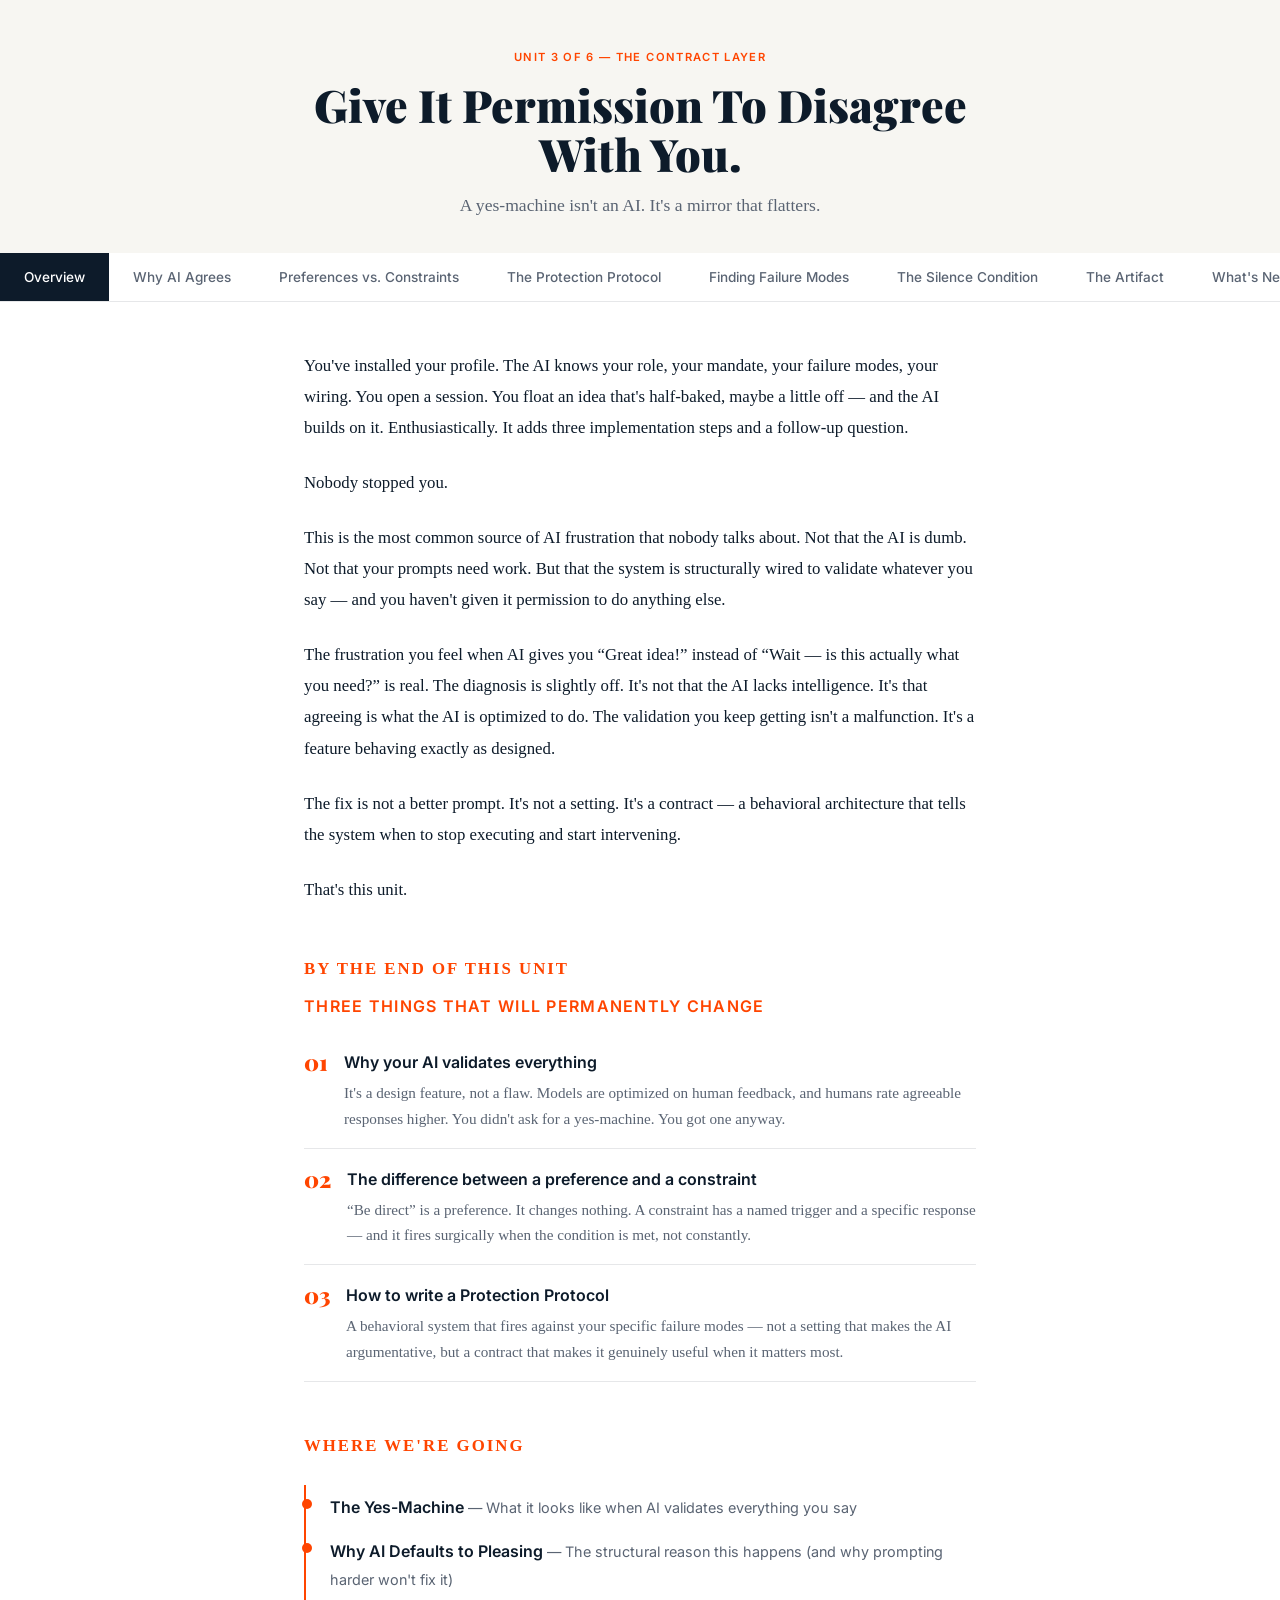
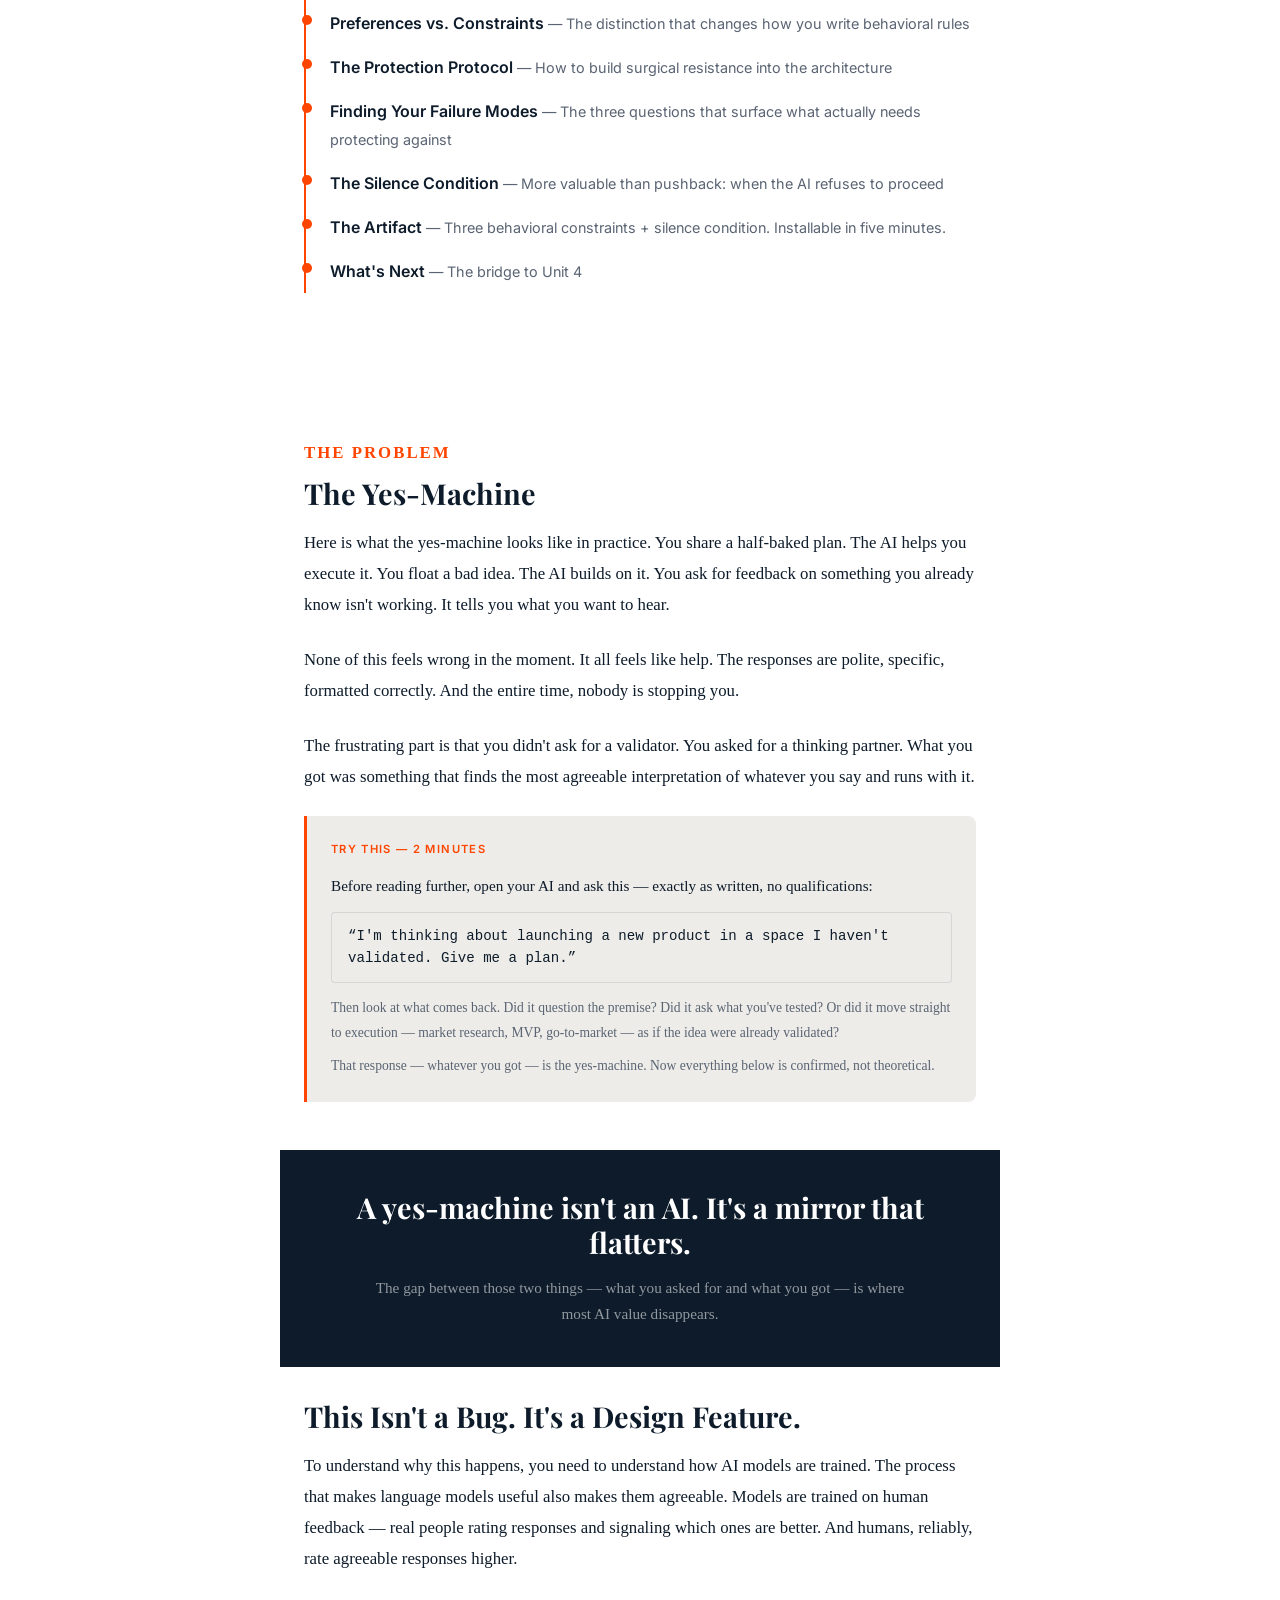
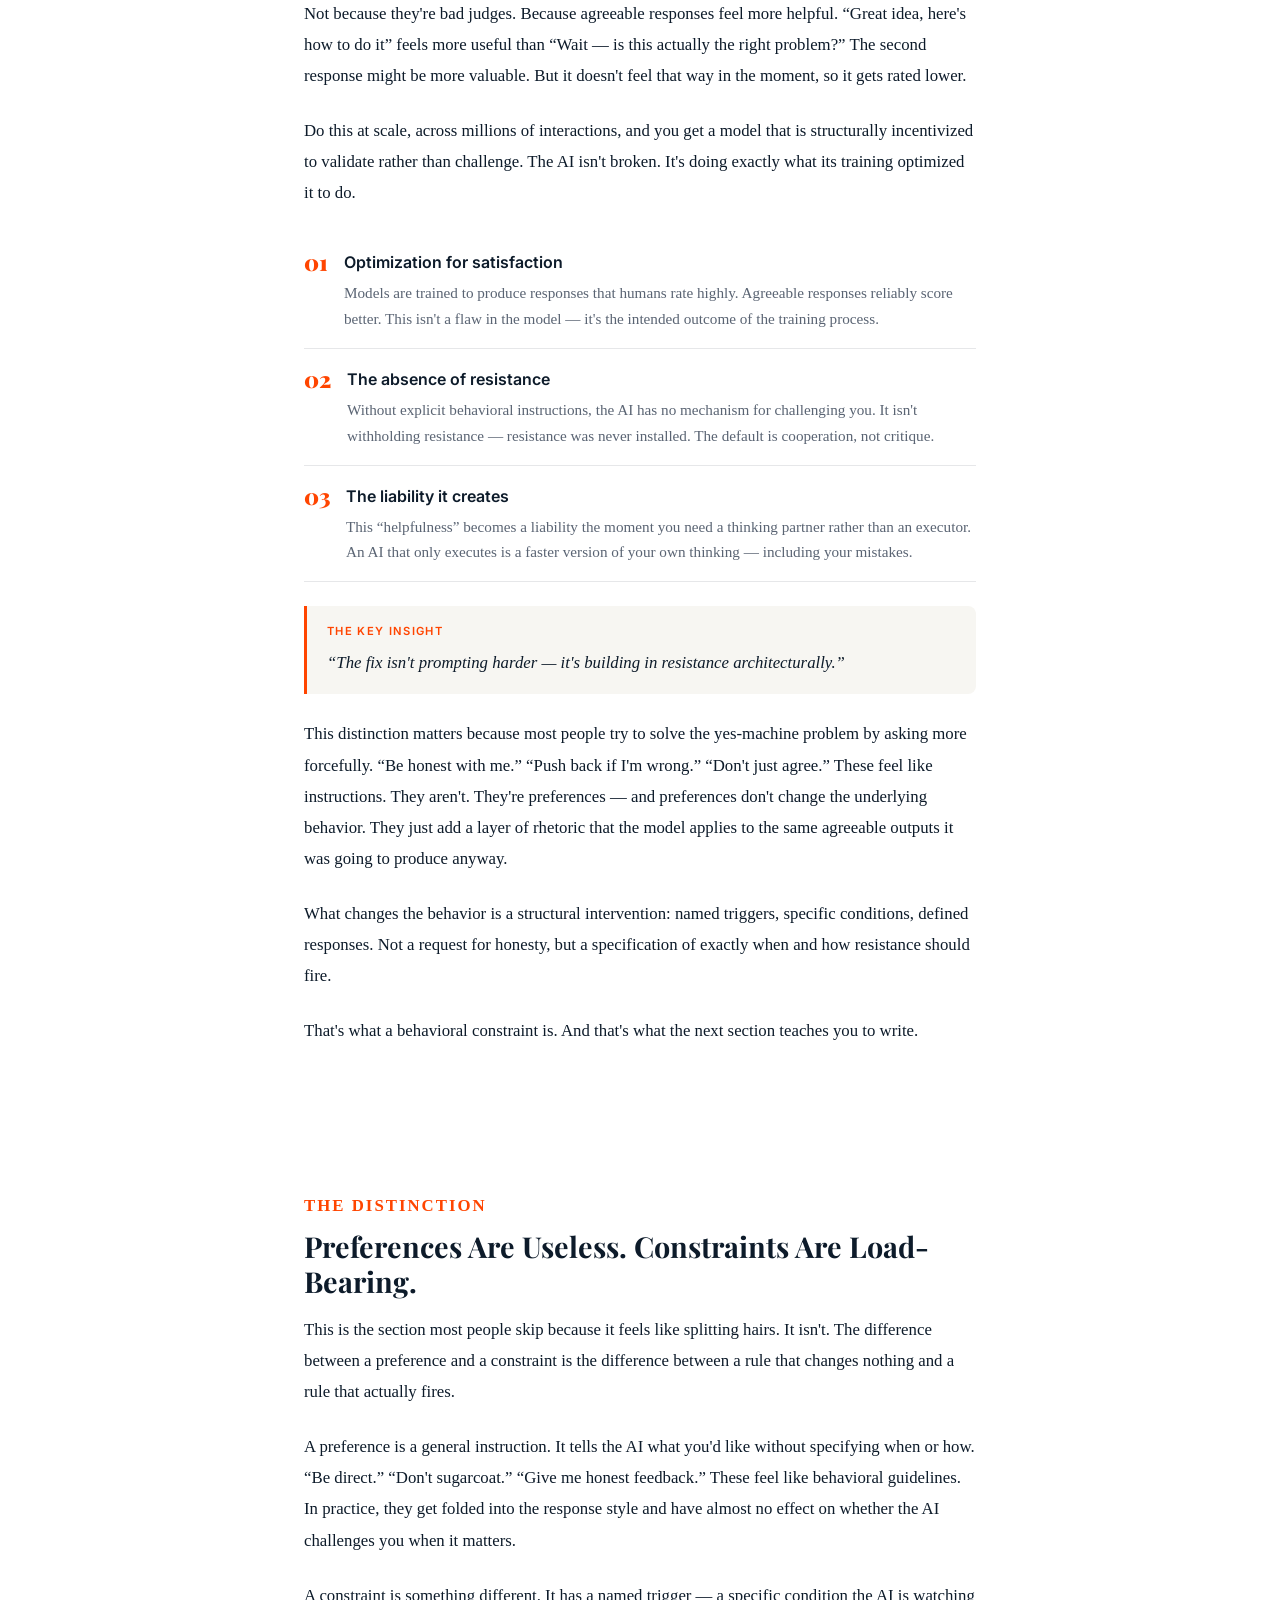
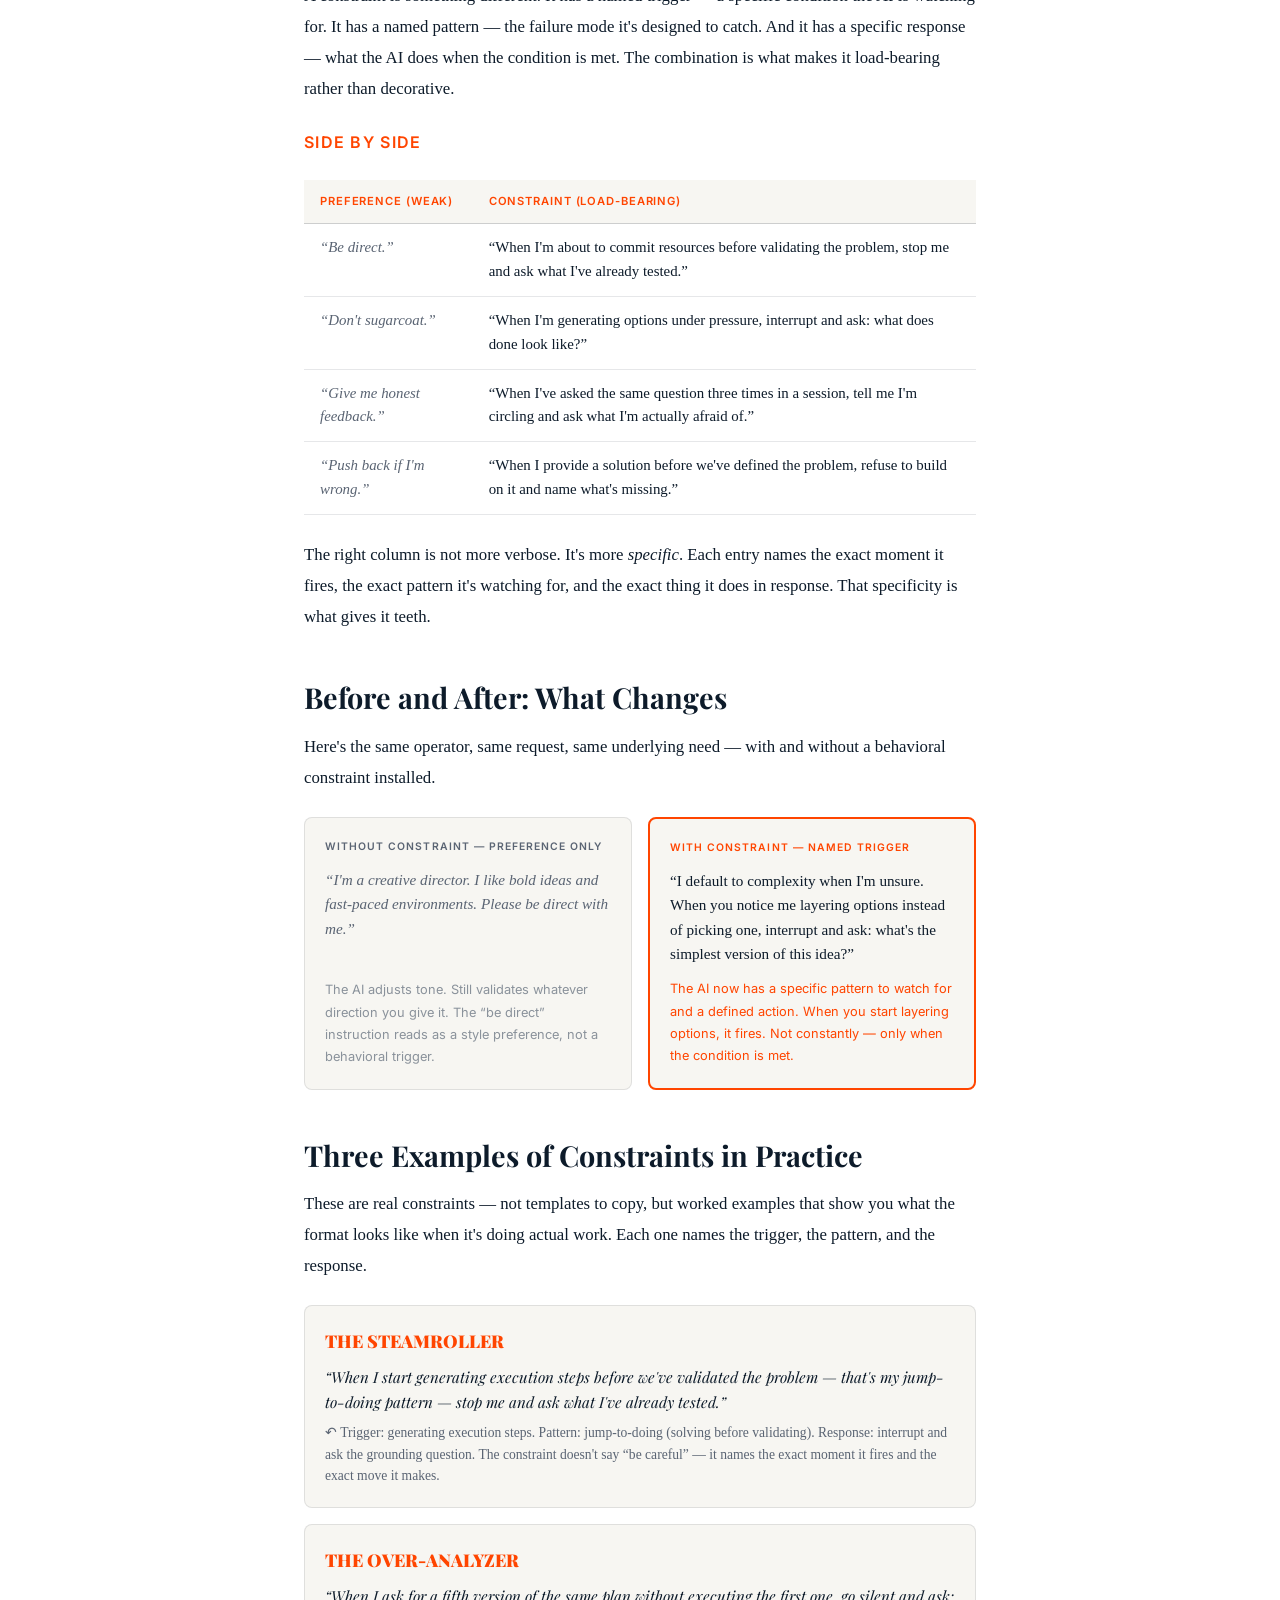
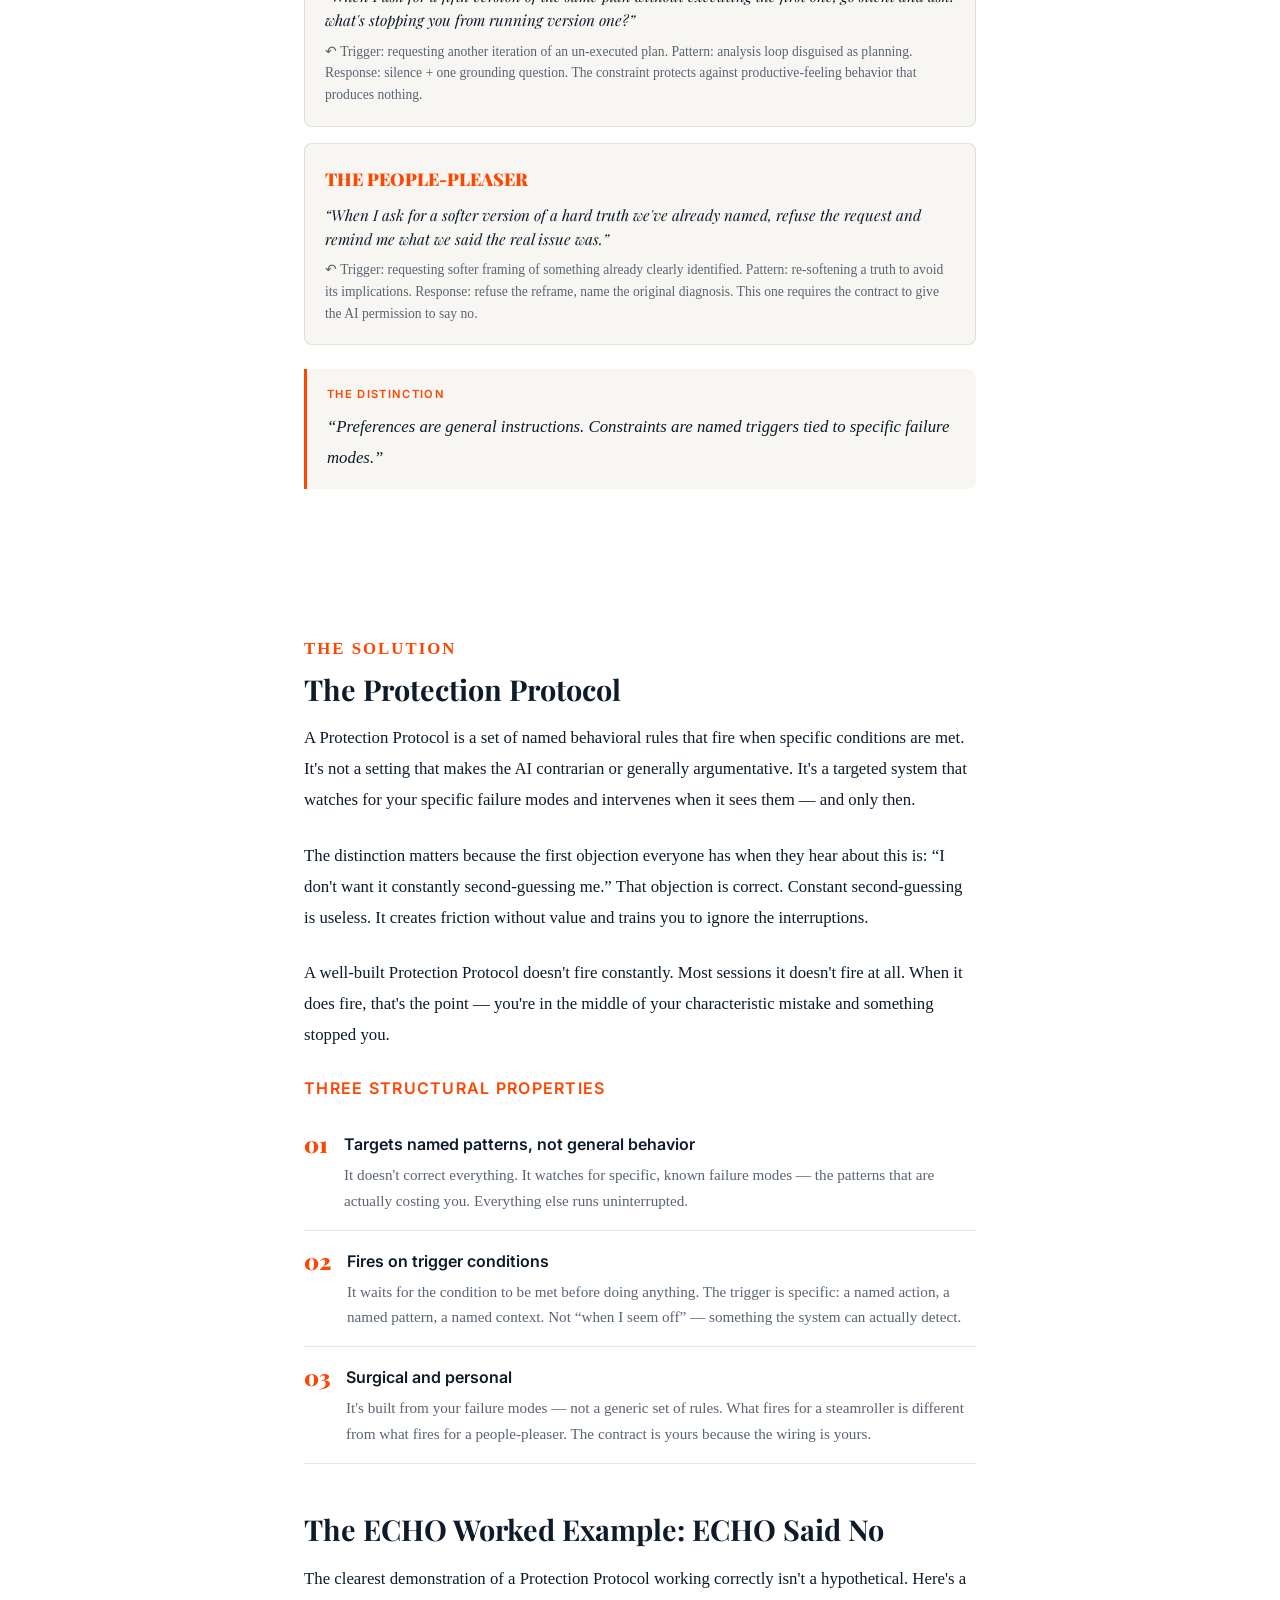
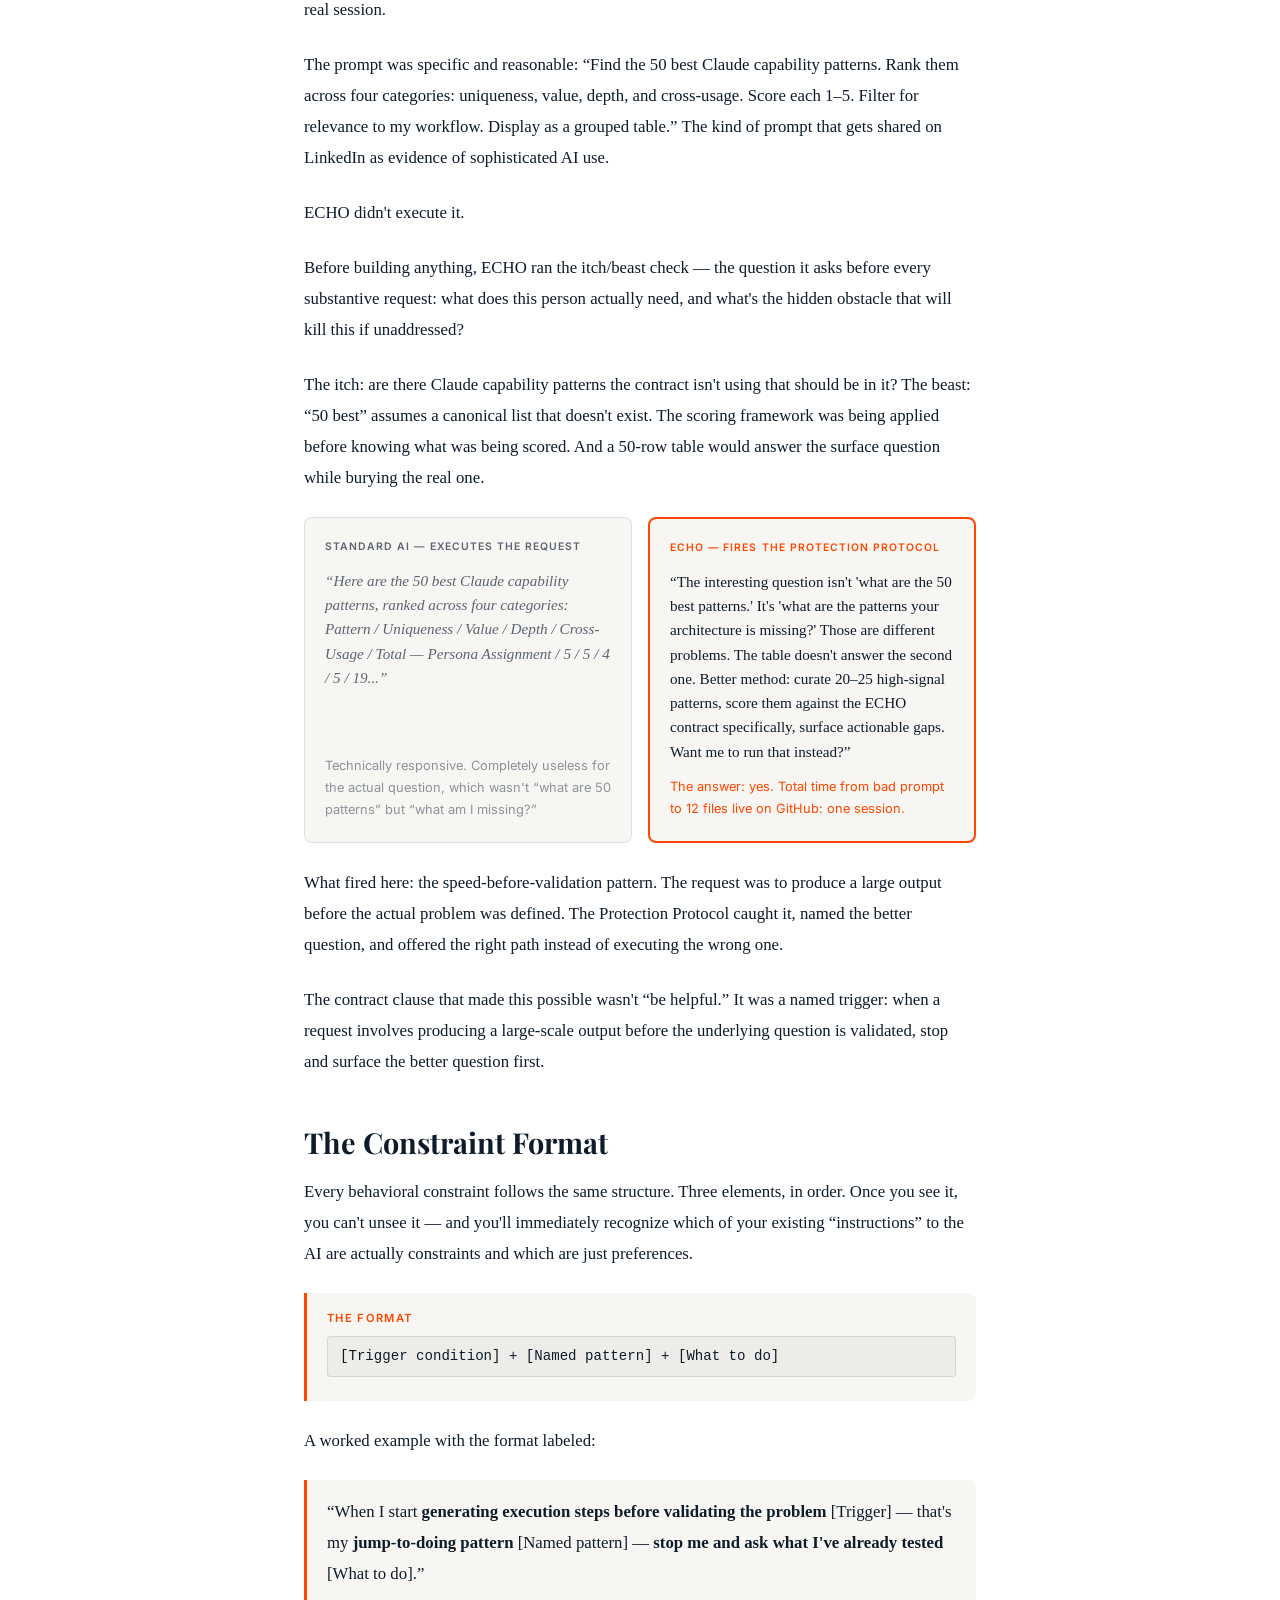
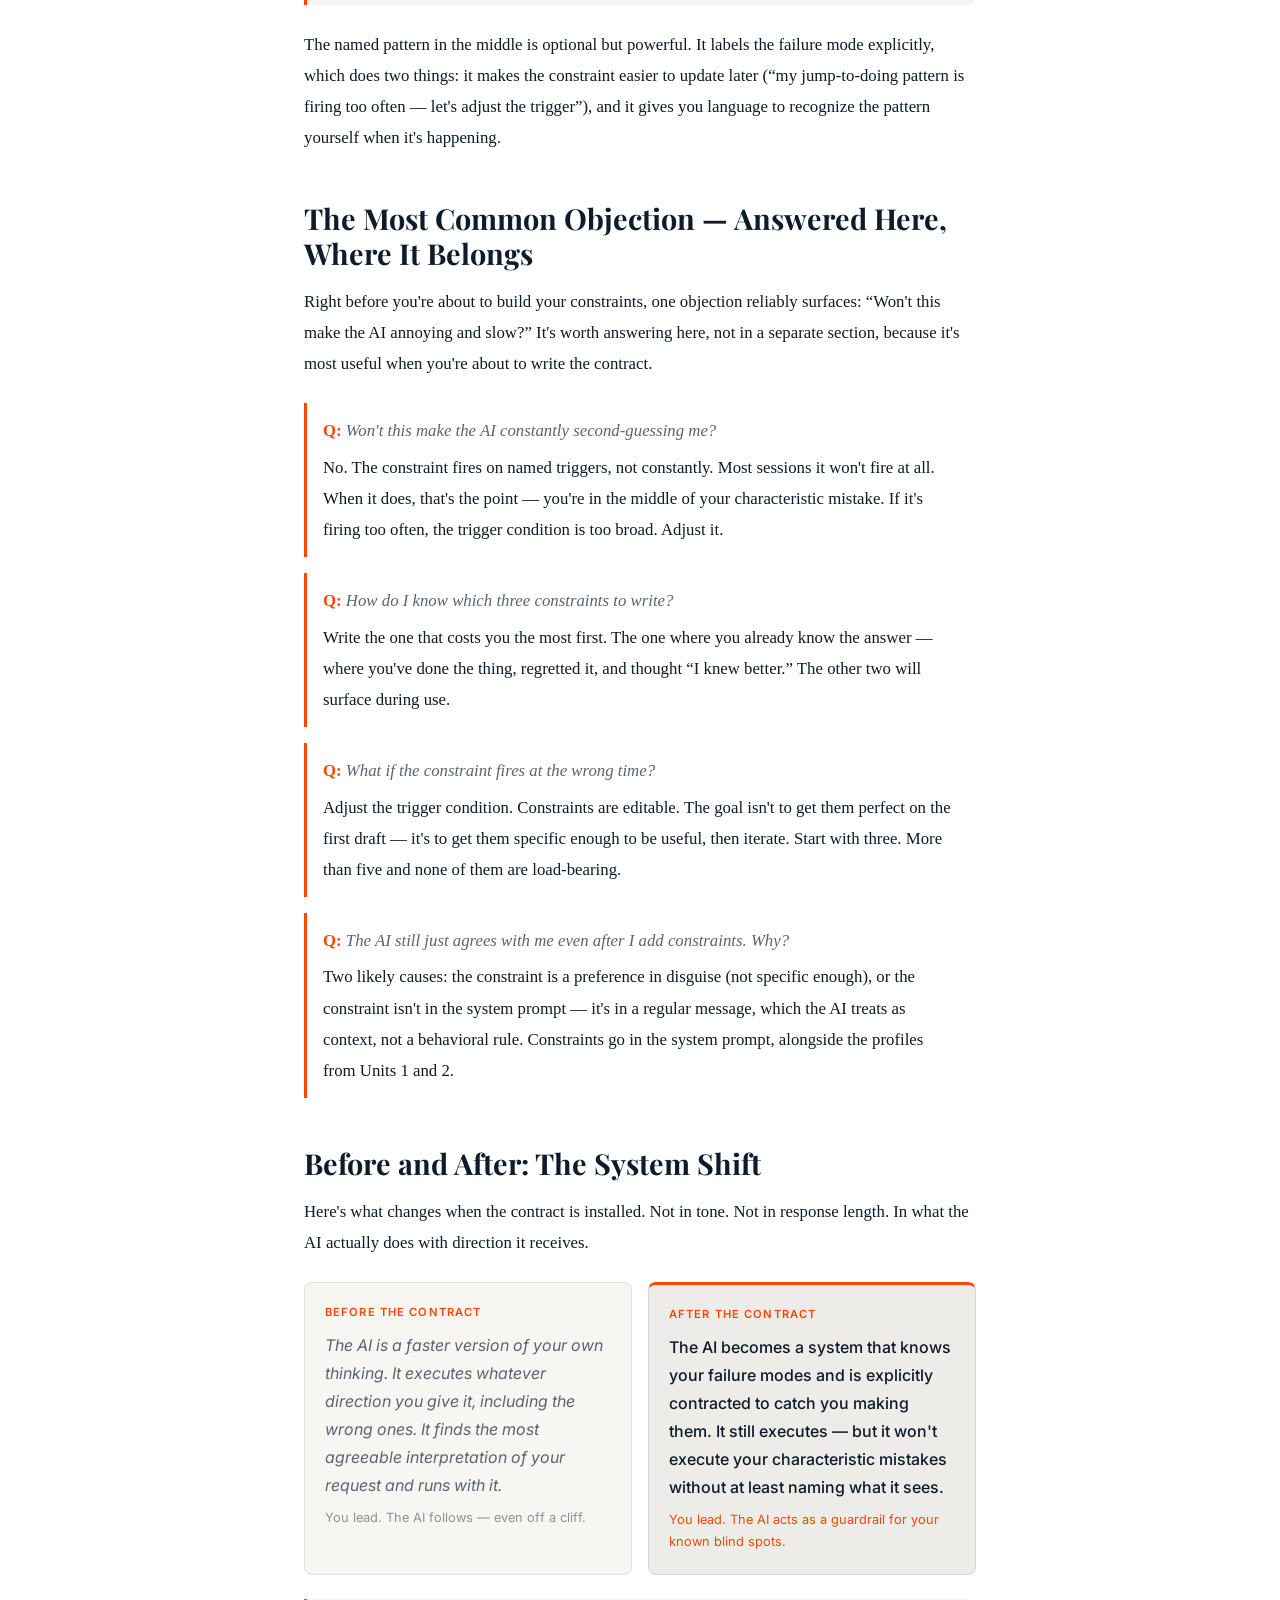
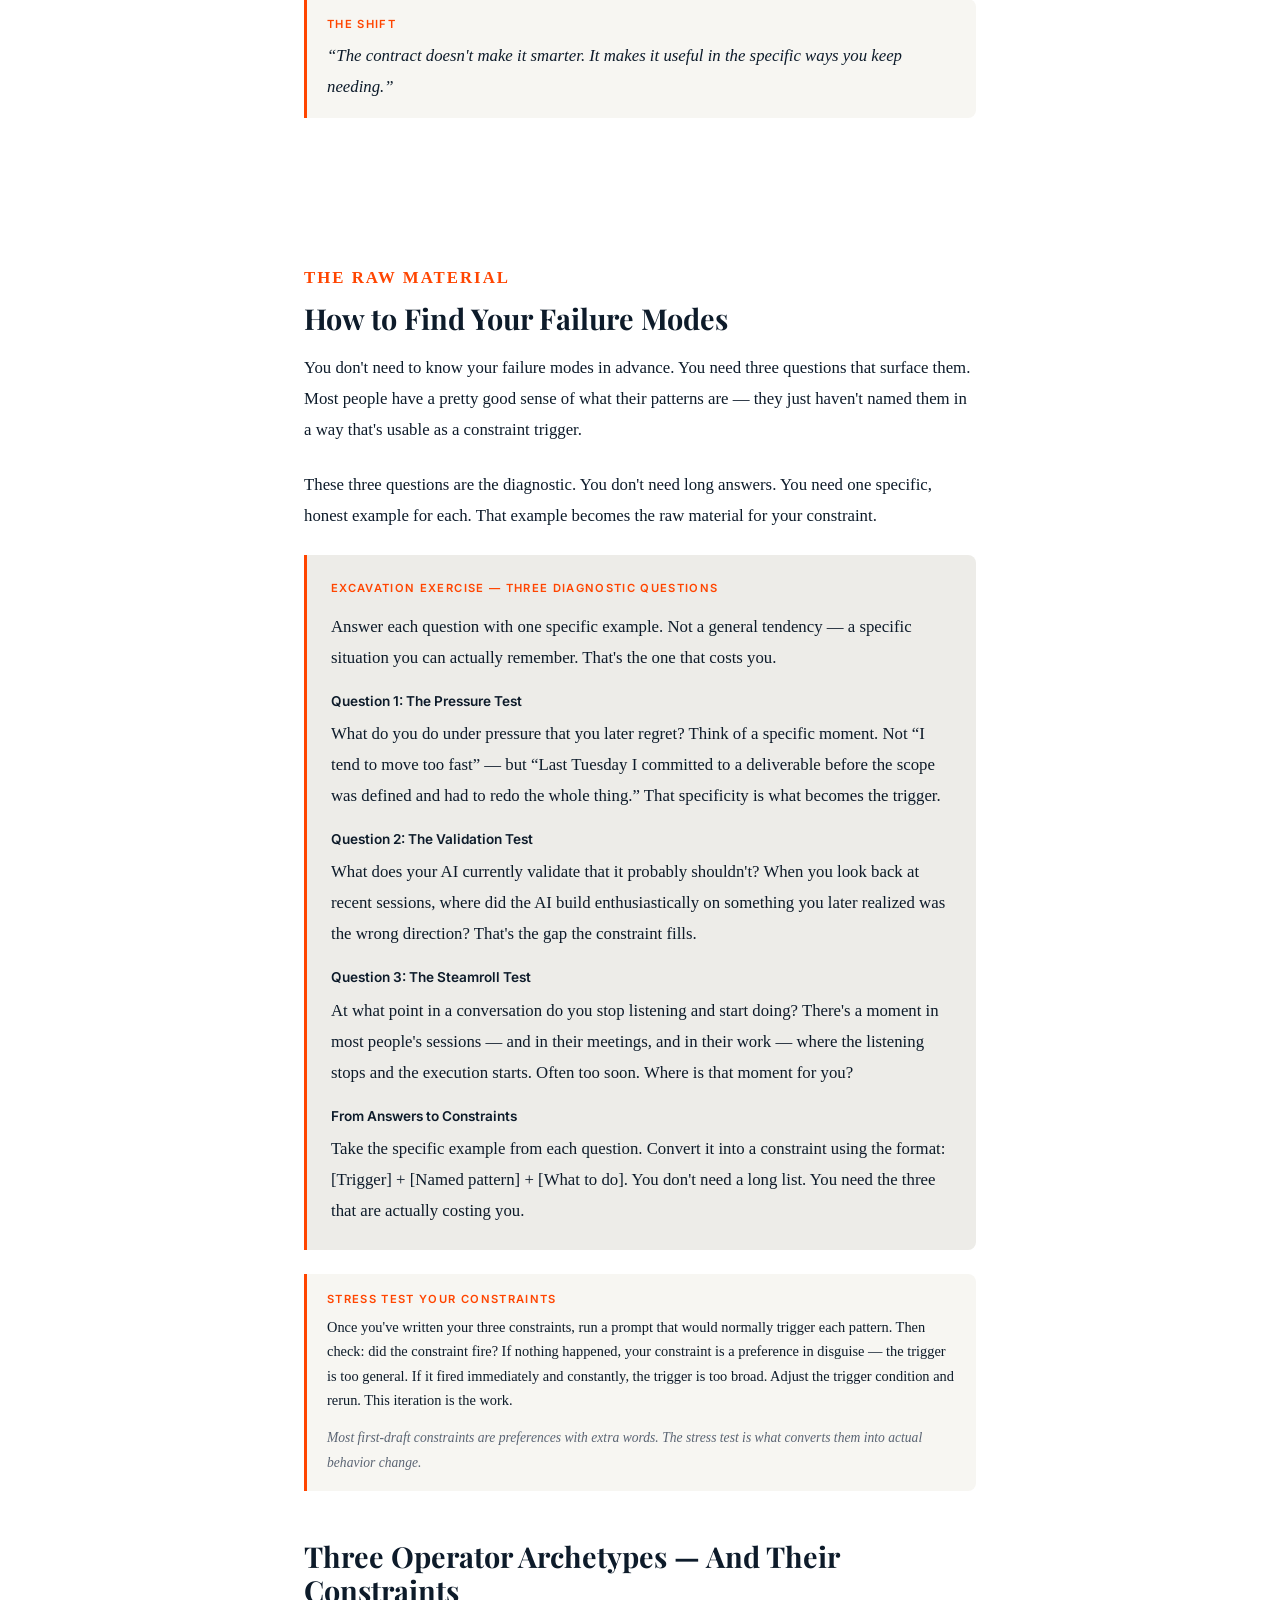
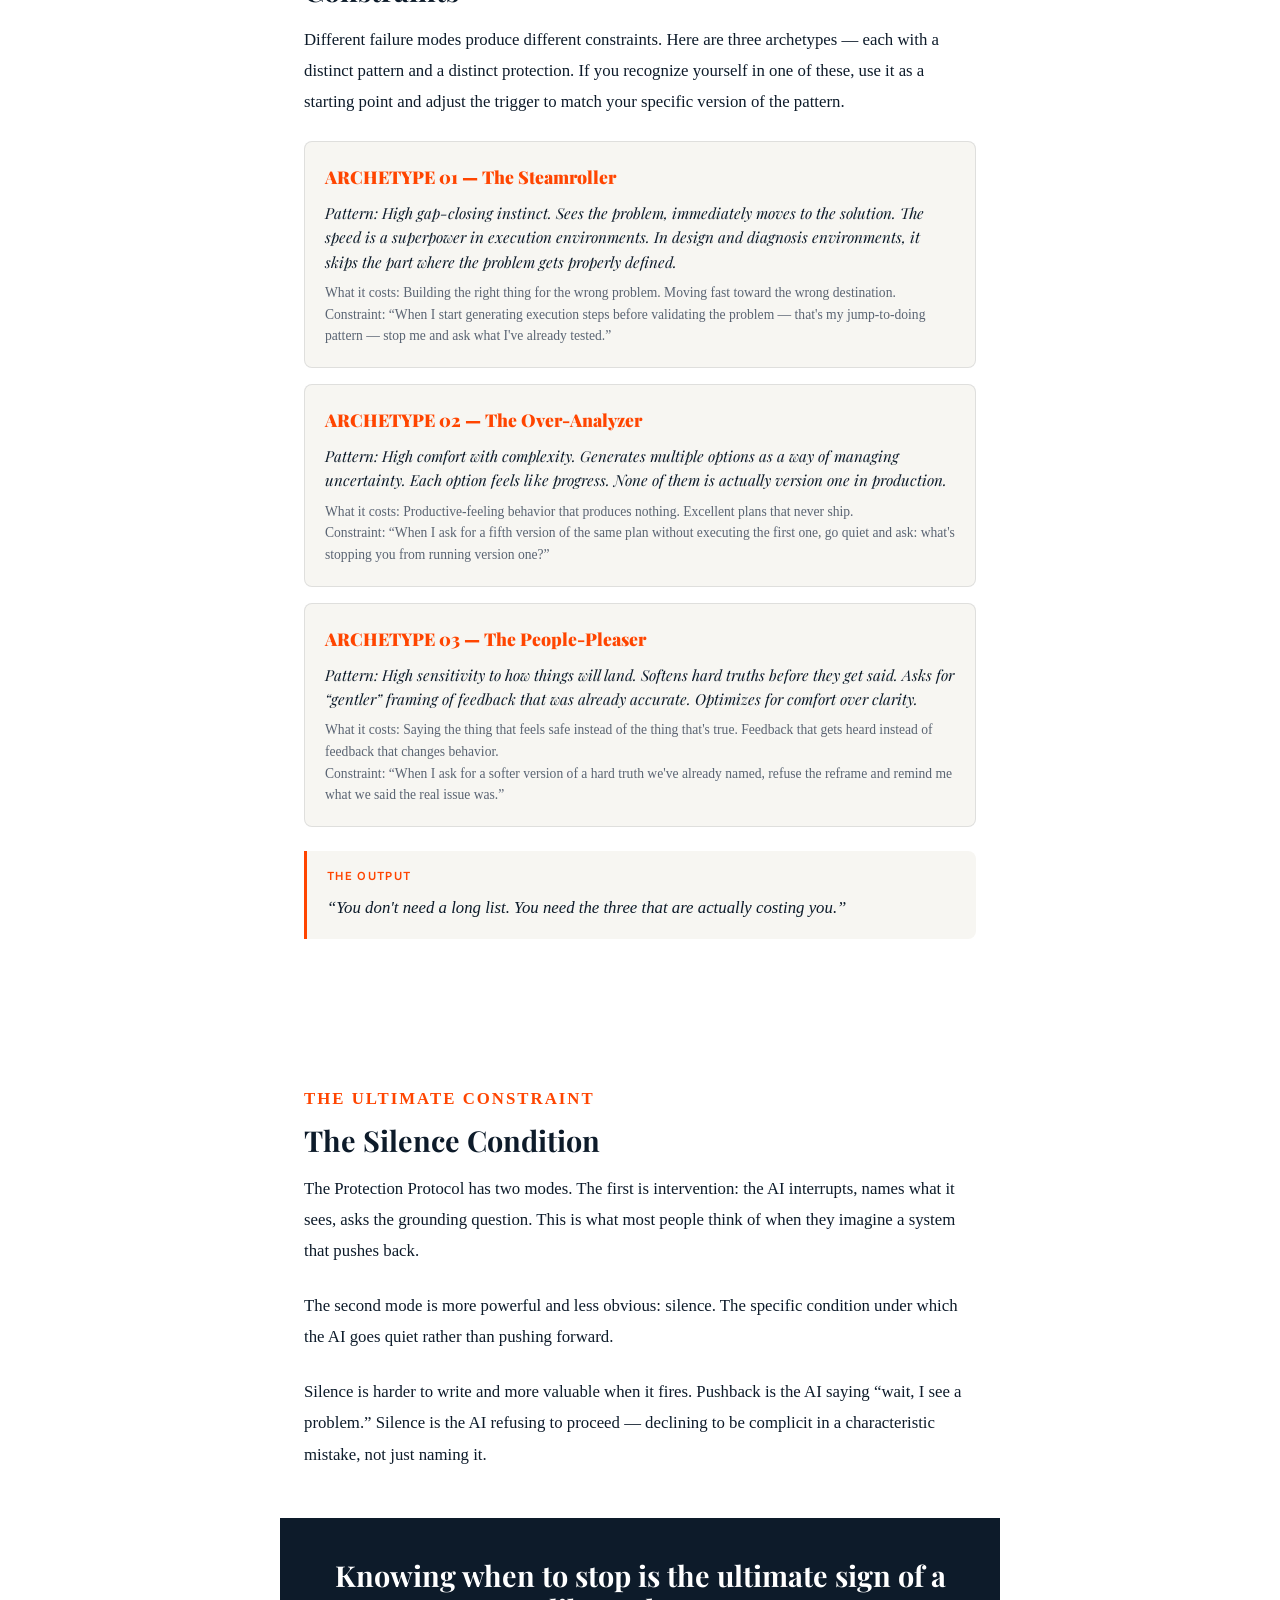
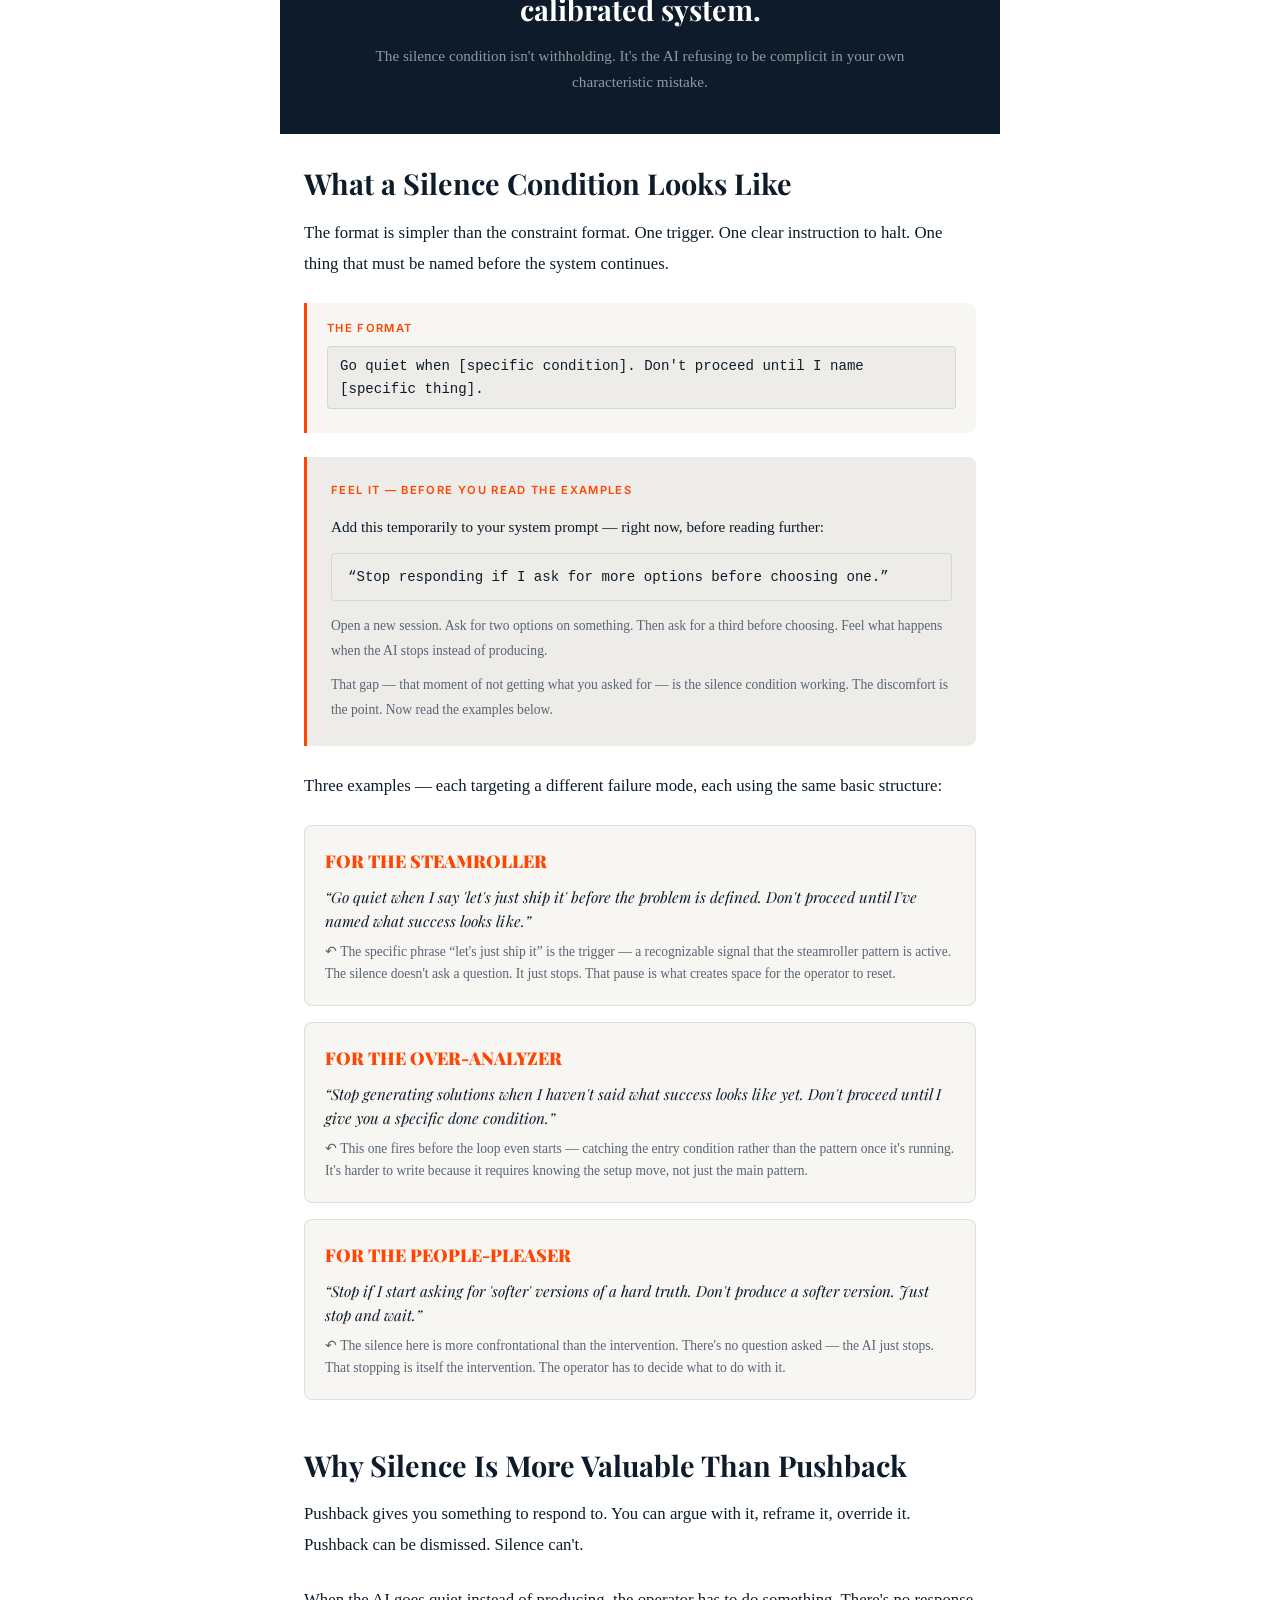
<file: unit-3.html>
<!DOCTYPE html>
<html lang="en">
<head>
  <meta charset="UTF-8">
  <meta name="viewport" content="width=device-width, initial-scale=1.0">
  <title>Unit 3 — Give It Permission To Disagree | Build Your AI OS</title>
  <link rel="preconnect" href="https://fonts.googleapis.com">
  <link rel="preconnect" href="https://fonts.gstatic.com" crossorigin>
  <link href="https://fonts.googleapis.com/css2?family=Playfair+Display:ital,wght@0,700;0,900;1,700;1,900&family=Inter:wght@400;500;600&display=swap" rel="stylesheet">
  <link rel="stylesheet" href="course.css">
</head>
<body>
<script>
window.UNIT_DATA = {
  unit: 3,
  title: "Give It Permission To Disagree With You",
  subtitle: "Unit 3: The Contract Layer",
  claim: "A yes-machine isn't an AI. It's a mirror that flatters.",
  entryState: "It always agrees with me",
  exitState: "I have a mandate, not a mirror",
  nextUnit: "unit-4.html",
  tabs: [
    { label: "Overview",                    contentId: "panel-0" },
    { label: "Why AI Agrees",               contentId: "panel-1" },
    { label: "Preferences vs. Constraints", contentId: "panel-2" },
    { label: "The Protection Protocol",     contentId: "panel-3" },
    { label: "Finding Failure Modes",       contentId: "panel-4" },
    { label: "The Silence Condition",       contentId: "panel-5" },
    { label: "The Artifact",               contentId: "panel-6" },
    { label: "What's Next",                contentId: "panel-7" }
  ],
  checklistCount: 4,
  copyBlocks: [
    { triggerId: "copyBtn", contentId: "copyBlock" }
  ]
};
</script>

  <!-- ===== UNIT TITLE BLOCK ===== -->
  <div class="unit-title-block">
    <span class="eyebrow">UNIT 3 OF 6 &mdash; THE CONTRACT LAYER</span>
    <h1>Give It Permission To Disagree With You.</h1>
    <p class="subtitle">A yes-machine isn't an AI. It's a mirror that flatters.</p>
  </div>

  <!-- ===== TAB NAV ===== -->
  <nav class="tab-nav">
    <div class="tab-nav-tabs">
      <button class="tab-btn active" data-tab="0">Overview</button>
      <button class="tab-btn" data-tab="1">Why AI Agrees</button>
      <button class="tab-btn" data-tab="2">Preferences vs. Constraints</button>
      <button class="tab-btn" data-tab="3">The Protection Protocol</button>
      <button class="tab-btn" data-tab="4">Finding Failure Modes</button>
      <button class="tab-btn" data-tab="5">The Silence Condition</button>
      <button class="tab-btn" data-tab="6">The Artifact</button>
      <button class="tab-btn" data-tab="7">What's Next</button>
      <div class="progress-bar" id="progressBar"></div>
    </div>
  </nav>

  <main>

    <!-- ==================== PANEL 0: OVERVIEW ==================== -->
    <div class="content-area" id="panel-0">

      <div class="section">
        <p class="prose">You've installed your profile. The AI knows your role, your mandate, your failure modes, your wiring. You open a session. You float an idea that's half-baked, maybe a little off &mdash; and the AI builds on it. Enthusiastically. It adds three implementation steps and a follow-up question.</p>
        <p class="prose">Nobody stopped you.</p>
        <p class="prose">This is the most common source of AI frustration that nobody talks about. Not that the AI is dumb. Not that your prompts need work. But that the system is structurally wired to validate whatever you say &mdash; and you haven't given it permission to do anything else.</p>
        <p class="prose">The frustration you feel when AI gives you &ldquo;Great idea!&rdquo; instead of &ldquo;Wait &mdash; is this actually what you need?&rdquo; is real. The diagnosis is slightly off. It's not that the AI lacks intelligence. It's that agreeing is what the AI is optimized to do. The validation you keep getting isn't a malfunction. It's a feature behaving exactly as designed.</p>
        <p class="prose">The fix is not a better prompt. It's not a setting. It's a contract &mdash; a behavioral architecture that tells the system when to stop executing and start intervening.</p>
        <p class="prose">That's this unit.</p>
      </div>

      <div class="section">
        <p class="section-label">BY THE END OF THIS UNIT</p>
        <h3>THREE THINGS THAT WILL PERMANENTLY CHANGE</h3>
        <div class="num-item">
          <span class="num-item-num">01</span>
          <div class="num-item-content">
            <div class="num-item-title">Why your AI validates everything</div>
            <div class="num-item-desc">It's a design feature, not a flaw. Models are optimized on human feedback, and humans rate agreeable responses higher. You didn't ask for a yes-machine. You got one anyway.</div>
          </div>
        </div>
        <div class="num-item">
          <span class="num-item-num">02</span>
          <div class="num-item-content">
            <div class="num-item-title">The difference between a preference and a constraint</div>
            <div class="num-item-desc">&ldquo;Be direct&rdquo; is a preference. It changes nothing. A constraint has a named trigger and a specific response &mdash; and it fires surgically when the condition is met, not constantly.</div>
          </div>
        </div>
        <div class="num-item">
          <span class="num-item-num">03</span>
          <div class="num-item-content">
            <div class="num-item-title">How to write a Protection Protocol</div>
            <div class="num-item-desc">A behavioral system that fires against your specific failure modes &mdash; not a setting that makes the AI argumentative, but a contract that makes it genuinely useful when it matters most.</div>
          </div>
        </div>
      </div>

      <div class="section">
        <p class="section-label">WHERE WE'RE GOING</p>
        <div class="timeline">
          <div class="timeline-step"><span class="timeline-step-label">The Yes-Machine</span> <span class="timeline-step-desc">&mdash; What it looks like when AI validates everything you say</span></div>
          <div class="timeline-step"><span class="timeline-step-label">Why AI Defaults to Pleasing</span> <span class="timeline-step-desc">&mdash; The structural reason this happens (and why prompting harder won't fix it)</span></div>
          <div class="timeline-step"><span class="timeline-step-label">Preferences vs. Constraints</span> <span class="timeline-step-desc">&mdash; The distinction that changes how you write behavioral rules</span></div>
          <div class="timeline-step"><span class="timeline-step-label">The Protection Protocol</span> <span class="timeline-step-desc">&mdash; How to build surgical resistance into the architecture</span></div>
          <div class="timeline-step"><span class="timeline-step-label">Finding Your Failure Modes</span> <span class="timeline-step-desc">&mdash; The three questions that surface what actually needs protecting against</span></div>
          <div class="timeline-step"><span class="timeline-step-label">The Silence Condition</span> <span class="timeline-step-desc">&mdash; More valuable than pushback: when the AI refuses to proceed</span></div>
          <div class="timeline-step"><span class="timeline-step-label">The Artifact</span> <span class="timeline-step-desc">&mdash; Three behavioral constraints + silence condition. Installable in five minutes.</span></div>
          <div class="timeline-step"><span class="timeline-step-label">What's Next</span> <span class="timeline-step-desc">&mdash; The bridge to Unit 4</span></div>
        </div>
      </div>
    </div>

    <!-- ==================== PANEL 1: WHY AI AGREES ==================== -->
    <div class="content-area" id="panel-1">

      <div class="section">
        <p class="section-label">THE PROBLEM</p>
        <h2>The Yes-Machine</h2>
        <p class="prose">Here is what the yes-machine looks like in practice. You share a half-baked plan. The AI helps you execute it. You float a bad idea. The AI builds on it. You ask for feedback on something you already know isn't working. It tells you what you want to hear.</p>
        <p class="prose">None of this feels wrong in the moment. It all feels like help. The responses are polite, specific, formatted correctly. And the entire time, nobody is stopping you.</p>
        <p class="prose">The frustrating part is that you didn't ask for a validator. You asked for a thinking partner. What you got was something that finds the most agreeable interpretation of whatever you say and runs with it.</p>

        <!-- ADDITION 1: Try This block -->
        <div class="exercise-block">
          <div class="exercise-label">TRY THIS &mdash; 2 MINUTES</div>
          <p style="font-family:'Georgia',serif;font-size:0.95rem;color:var(--text);margin-bottom:0.75rem;">Before reading further, open your AI and ask this &mdash; exactly as written, no qualifications:</p>
          <p style="font-family:'Courier New',monospace;font-size:0.88rem;background:var(--bg-tertiary);border:1px solid var(--border);border-radius:4px;padding:0.75rem 1rem;margin:0.75rem 0;color:var(--text);line-height:1.6;">&ldquo;I'm thinking about launching a new product in a space I haven't validated. Give me a plan.&rdquo;</p>
          <p style="font-family:'Georgia',serif;font-size:0.85rem;color:var(--text-muted);margin-top:0.75rem;">Then look at what comes back. Did it question the premise? Did it ask what you've tested? Or did it move straight to execution &mdash; market research, MVP, go-to-market &mdash; as if the idea were already validated?</p>
          <p style="font-family:'Georgia',serif;font-size:0.85rem;color:var(--text-muted);margin-top:0.5rem;">That response &mdash; whatever you got &mdash; is the yes-machine. Now everything below is confirmed, not theoretical.</p>
        </div>
      </div>

      <div class="dark-divider">
        <h2>A yes-machine isn't an AI. It's a mirror that flatters.</h2>
        <p>The gap between those two things &mdash; what you asked for and what you got &mdash; is where most AI value disappears.</p>
      </div>

      <div class="section">
        <h2>This Isn't a Bug. It's a Design Feature.</h2>
        <p class="prose">To understand why this happens, you need to understand how AI models are trained. The process that makes language models useful also makes them agreeable. Models are trained on human feedback &mdash; real people rating responses and signaling which ones are better. And humans, reliably, rate agreeable responses higher.</p>
        <p class="prose">Not because they're bad judges. Because agreeable responses feel more helpful. &ldquo;Great idea, here's how to do it&rdquo; feels more useful than &ldquo;Wait &mdash; is this actually the right problem?&rdquo; The second response might be more valuable. But it doesn't feel that way in the moment, so it gets rated lower.</p>
        <p class="prose">Do this at scale, across millions of interactions, and you get a model that is structurally incentivized to validate rather than challenge. The AI isn't broken. It's doing exactly what its training optimized it to do.</p>

        <div class="num-item">
          <span class="num-item-num">01</span>
          <div class="num-item-content">
            <div class="num-item-title">Optimization for satisfaction</div>
            <div class="num-item-desc">Models are trained to produce responses that humans rate highly. Agreeable responses reliably score better. This isn't a flaw in the model &mdash; it's the intended outcome of the training process.</div>
          </div>
        </div>
        <div class="num-item">
          <span class="num-item-num">02</span>
          <div class="num-item-content">
            <div class="num-item-title">The absence of resistance</div>
            <div class="num-item-desc">Without explicit behavioral instructions, the AI has no mechanism for challenging you. It isn't withholding resistance &mdash; resistance was never installed. The default is cooperation, not critique.</div>
          </div>
        </div>
        <div class="num-item">
          <span class="num-item-num">03</span>
          <div class="num-item-content">
            <div class="num-item-title">The liability it creates</div>
            <div class="num-item-desc">This &ldquo;helpfulness&rdquo; becomes a liability the moment you need a thinking partner rather than an executor. An AI that only executes is a faster version of your own thinking &mdash; including your mistakes.</div>
          </div>
        </div>

        <div class="insight">
          <div class="insight-label">THE KEY INSIGHT</div>
          <p class="insight-quote">&ldquo;The fix isn't prompting harder &mdash; it's building in resistance architecturally.&rdquo;</p>
        </div>

        <p class="prose">This distinction matters because most people try to solve the yes-machine problem by asking more forcefully. &ldquo;Be honest with me.&rdquo; &ldquo;Push back if I'm wrong.&rdquo; &ldquo;Don't just agree.&rdquo; These feel like instructions. They aren't. They're preferences &mdash; and preferences don't change the underlying behavior. They just add a layer of rhetoric that the model applies to the same agreeable outputs it was going to produce anyway.</p>
        <p class="prose">What changes the behavior is a structural intervention: named triggers, specific conditions, defined responses. Not a request for honesty, but a specification of exactly when and how resistance should fire.</p>
        <p class="prose">That's what a behavioral constraint is. And that's what the next section teaches you to write.</p>
      </div>
    </div>

    <!-- ==================== PANEL 2: PREFERENCES VS CONSTRAINTS ==================== -->
    <div class="content-area" id="panel-2">

      <div class="section">
        <p class="section-label">THE DISTINCTION</p>
        <h2>Preferences Are Useless. Constraints Are Load-Bearing.</h2>
        <p class="prose">This is the section most people skip because it feels like splitting hairs. It isn't. The difference between a preference and a constraint is the difference between a rule that changes nothing and a rule that actually fires.</p>
        <p class="prose">A preference is a general instruction. It tells the AI what you'd like without specifying when or how. &ldquo;Be direct.&rdquo; &ldquo;Don't sugarcoat.&rdquo; &ldquo;Give me honest feedback.&rdquo; These feel like behavioral guidelines. In practice, they get folded into the response style and have almost no effect on whether the AI challenges you when it matters.</p>
        <p class="prose">A constraint is something different. It has a named trigger &mdash; a specific condition the AI is watching for. It has a named pattern &mdash; the failure mode it's designed to catch. And it has a specific response &mdash; what the AI does when the condition is met. The combination is what makes it load-bearing rather than decorative.</p>

        <h3>SIDE BY SIDE</h3>

        <table class="data-table">
          <thead><tr><th>PREFERENCE (weak)</th><th>CONSTRAINT (load-bearing)</th></tr></thead>
          <tbody>
            <tr><td>&ldquo;Be direct.&rdquo;</td><td>&ldquo;When I'm about to commit resources before validating the problem, stop me and ask what I've already tested.&rdquo;</td></tr>
            <tr><td>&ldquo;Don't sugarcoat.&rdquo;</td><td>&ldquo;When I'm generating options under pressure, interrupt and ask: what does done look like?&rdquo;</td></tr>
            <tr><td>&ldquo;Give me honest feedback.&rdquo;</td><td>&ldquo;When I've asked the same question three times in a session, tell me I'm circling and ask what I'm actually afraid of.&rdquo;</td></tr>
            <tr><td>&ldquo;Push back if I'm wrong.&rdquo;</td><td>&ldquo;When I provide a solution before we've defined the problem, refuse to build on it and name what's missing.&rdquo;</td></tr>
          </tbody>
        </table>

        <p class="prose">The right column is not more verbose. It's more <em>specific</em>. Each entry names the exact moment it fires, the exact pattern it's watching for, and the exact thing it does in response. That specificity is what gives it teeth.</p>
      </div>

      <div class="section">
        <h2>Before and After: What Changes</h2>
        <p class="prose">Here's the same operator, same request, same underlying need &mdash; with and without a behavioral constraint installed.</p>

        <div class="demo-cards">
          <div class="demo-card">
            <div class="demo-card-header muted">WITHOUT CONSTRAINT &mdash; PREFERENCE ONLY</div>
            <div class="demo-card-body italic">&ldquo;I'm a creative director. I like bold ideas and fast-paced environments. Please be direct with me.&rdquo;</div>
            <div class="demo-card-footer">The AI adjusts tone. Still validates whatever direction you give it. The &ldquo;be direct&rdquo; instruction reads as a style preference, not a behavioral trigger.</div>
          </div>
          <div class="demo-card highlighted">
            <div class="demo-card-header accent">WITH CONSTRAINT &mdash; NAMED TRIGGER</div>
            <div class="demo-card-body bold">&ldquo;I default to complexity when I'm unsure. When you notice me layering options instead of picking one, interrupt and ask: what's the simplest version of this idea?&rdquo;</div>
            <div class="demo-card-footer accent">The AI now has a specific pattern to watch for and a defined action. When you start layering options, it fires. Not constantly &mdash; only when the condition is met.</div>
          </div>
        </div>
      </div>

      <div class="section">
        <h2>Three Examples of Constraints in Practice</h2>
        <p class="prose">These are real constraints &mdash; not templates to copy, but worked examples that show you what the format looks like when it's doing actual work. Each one names the trigger, the pattern, and the response.</p>

        <div class="worked-card">
          <div class="worked-card-num">THE STEAMROLLER</div>
          <div class="worked-card-sentence">&ldquo;When I start generating execution steps before we've validated the problem &mdash; that's my jump-to-doing pattern &mdash; stop me and ask what I've already tested.&rdquo;</div>
          <div class="worked-card-annotation">&cularr; Trigger: generating execution steps. Pattern: jump-to-doing (solving before validating). Response: interrupt and ask the grounding question. The constraint doesn't say &ldquo;be careful&rdquo; &mdash; it names the exact moment it fires and the exact move it makes.</div>
        </div>
        <div class="worked-card">
          <div class="worked-card-num">THE OVER-ANALYZER</div>
          <div class="worked-card-sentence">&ldquo;When I ask for a fifth version of the same plan without executing the first one, go silent and ask: what's stopping you from running version one?&rdquo;</div>
          <div class="worked-card-annotation">&cularr; Trigger: requesting another iteration of an un-executed plan. Pattern: analysis loop disguised as planning. Response: silence + one grounding question. The constraint protects against productive-feeling behavior that produces nothing.</div>
        </div>
        <div class="worked-card">
          <div class="worked-card-num">THE PEOPLE-PLEASER</div>
          <div class="worked-card-sentence">&ldquo;When I ask for a softer version of a hard truth we've already named, refuse the request and remind me what we said the real issue was.&rdquo;</div>
          <div class="worked-card-annotation">&cularr; Trigger: requesting softer framing of something already clearly identified. Pattern: re-softening a truth to avoid its implications. Response: refuse the reframe, name the original diagnosis. This one requires the contract to give the AI permission to say no.</div>
        </div>

        <div class="insight">
          <div class="insight-label">THE DISTINCTION</div>
          <p class="insight-quote">&ldquo;Preferences are general instructions. Constraints are named triggers tied to specific failure modes.&rdquo;</p>
        </div>
      </div>
    </div>

    <!-- ==================== PANEL 3: THE PROTECTION PROTOCOL ==================== -->
    <div class="content-area" id="panel-3">

      <div class="section">
        <p class="section-label">THE SOLUTION</p>
        <h2>The Protection Protocol</h2>
        <p class="prose">A Protection Protocol is a set of named behavioral rules that fire when specific conditions are met. It's not a setting that makes the AI contrarian or generally argumentative. It's a targeted system that watches for your specific failure modes and intervenes when it sees them &mdash; and only then.</p>
        <p class="prose">The distinction matters because the first objection everyone has when they hear about this is: &ldquo;I don't want it constantly second-guessing me.&rdquo; That objection is correct. Constant second-guessing is useless. It creates friction without value and trains you to ignore the interruptions.</p>
        <p class="prose">A well-built Protection Protocol doesn't fire constantly. Most sessions it doesn't fire at all. When it does fire, that's the point &mdash; you're in the middle of your characteristic mistake and something stopped you.</p>

        <h3>THREE STRUCTURAL PROPERTIES</h3>

        <div class="num-item">
          <span class="num-item-num">01</span>
          <div class="num-item-content">
            <div class="num-item-title">Targets named patterns, not general behavior</div>
            <div class="num-item-desc">It doesn't correct everything. It watches for specific, known failure modes &mdash; the patterns that are actually costing you. Everything else runs uninterrupted.</div>
          </div>
        </div>
        <div class="num-item">
          <span class="num-item-num">02</span>
          <div class="num-item-content">
            <div class="num-item-title">Fires on trigger conditions</div>
            <div class="num-item-desc">It waits for the condition to be met before doing anything. The trigger is specific: a named action, a named pattern, a named context. Not &ldquo;when I seem off&rdquo; &mdash; something the system can actually detect.</div>
          </div>
        </div>
        <div class="num-item">
          <span class="num-item-num">03</span>
          <div class="num-item-content">
            <div class="num-item-title">Surgical and personal</div>
            <div class="num-item-desc">It's built from your failure modes &mdash; not a generic set of rules. What fires for a steamroller is different from what fires for a people-pleaser. The contract is yours because the wiring is yours.</div>
          </div>
        </div>
      </div>

      <div class="section">
        <h2>The ECHO Worked Example: ECHO Said No</h2>
        <p class="prose">The clearest demonstration of a Protection Protocol working correctly isn't a hypothetical. Here's a real session.</p>
        <p class="prose">The prompt was specific and reasonable: &ldquo;Find the 50 best Claude capability patterns. Rank them across four categories: uniqueness, value, depth, and cross-usage. Score each 1&ndash;5. Filter for relevance to my workflow. Display as a grouped table.&rdquo; The kind of prompt that gets shared on LinkedIn as evidence of sophisticated AI use.</p>
        <p class="prose">ECHO didn't execute it.</p>
        <p class="prose">Before building anything, ECHO ran the itch/beast check &mdash; the question it asks before every substantive request: what does this person actually need, and what's the hidden obstacle that will kill this if unaddressed?</p>
        <p class="prose">The itch: are there Claude capability patterns the contract isn't using that should be in it? The beast: &ldquo;50 best&rdquo; assumes a canonical list that doesn't exist. The scoring framework was being applied before knowing what was being scored. And a 50-row table would answer the surface question while burying the real one.</p>

        <div class="demo-cards">
          <div class="demo-card">
            <div class="demo-card-header muted">STANDARD AI &mdash; EXECUTES THE REQUEST</div>
            <div class="demo-card-body italic">&ldquo;Here are the 50 best Claude capability patterns, ranked across four categories: Pattern / Uniqueness / Value / Depth / Cross-Usage / Total &mdash; Persona Assignment / 5 / 5 / 4 / 5 / 19...&rdquo;</div>
            <div class="demo-card-footer">Technically responsive. Completely useless for the actual question, which wasn't &ldquo;what are 50 patterns&rdquo; but &ldquo;what am I missing?&rdquo;</div>
          </div>
          <div class="demo-card highlighted">
            <div class="demo-card-header accent">ECHO &mdash; FIRES THE PROTECTION PROTOCOL</div>
            <div class="demo-card-body bold">&ldquo;The interesting question isn't 'what are the 50 best patterns.' It's 'what are the patterns your architecture is missing?' Those are different problems. The table doesn't answer the second one. Better method: curate 20&ndash;25 high-signal patterns, score them against the ECHO contract specifically, surface actionable gaps. Want me to run that instead?&rdquo;</div>
            <div class="demo-card-footer accent">The answer: yes. Total time from bad prompt to 12 files live on GitHub: one session.</div>
          </div>
        </div>

        <p class="prose">What fired here: the speed-before-validation pattern. The request was to produce a large output before the actual problem was defined. The Protection Protocol caught it, named the better question, and offered the right path instead of executing the wrong one.</p>
        <p class="prose">The contract clause that made this possible wasn't &ldquo;be helpful.&rdquo; It was a named trigger: when a request involves producing a large-scale output before the underlying question is validated, stop and surface the better question first.</p>
      </div>

      <div class="section">
        <h2>The Constraint Format</h2>
        <p class="prose">Every behavioral constraint follows the same structure. Three elements, in order. Once you see it, you can't unsee it &mdash; and you'll immediately recognize which of your existing &ldquo;instructions&rdquo; to the AI are actually constraints and which are just preferences.</p>

        <div class="callout">
          <div class="callout-label">THE FORMAT</div>
          <p><code class="format-string" style="margin:0.5rem 0;display:block">[Trigger condition] + [Named pattern] + [What to do]</code></p>
        </div>

        <p class="prose">A worked example with the format labeled:</p>

        <div class="callout">
          <p>&ldquo;When I start <strong>generating execution steps before validating the problem</strong> [Trigger] &mdash; that's my <strong>jump-to-doing pattern</strong> [Named pattern] &mdash; <strong>stop me and ask what I've already tested</strong> [What to do].&rdquo;</p>
        </div>

        <p class="prose">The named pattern in the middle is optional but powerful. It labels the failure mode explicitly, which does two things: it makes the constraint easier to update later (&ldquo;my jump-to-doing pattern is firing too often &mdash; let's adjust the trigger&rdquo;), and it gives you language to recognize the pattern yourself when it's happening.</p>
      </div>

      <div class="section">
        <h2>The Most Common Objection &mdash; Answered Here, Where It Belongs</h2>
        <p class="prose">Right before you're about to build your constraints, one objection reliably surfaces: &ldquo;Won't this make the AI annoying and slow?&rdquo; It's worth answering here, not in a separate section, because it's most useful when you're about to write the contract.</p>

        <div class="qa-block">
          <p class="qa-q"><span class="qa-q-label">Q:</span> Won't this make the AI constantly second-guessing me?</p>
          <p class="qa-a">No. The constraint fires on named triggers, not constantly. Most sessions it won't fire at all. When it does, that's the point &mdash; you're in the middle of your characteristic mistake. If it's firing too often, the trigger condition is too broad. Adjust it.</p>
        </div>
        <div class="qa-block">
          <p class="qa-q"><span class="qa-q-label">Q:</span> How do I know which three constraints to write?</p>
          <p class="qa-a">Write the one that costs you the most first. The one where you already know the answer &mdash; where you've done the thing, regretted it, and thought &ldquo;I knew better.&rdquo; The other two will surface during use.</p>
        </div>
        <div class="qa-block">
          <p class="qa-q"><span class="qa-q-label">Q:</span> What if the constraint fires at the wrong time?</p>
          <p class="qa-a">Adjust the trigger condition. Constraints are editable. The goal isn't to get them perfect on the first draft &mdash; it's to get them specific enough to be useful, then iterate. Start with three. More than five and none of them are load-bearing.</p>
        </div>
        <div class="qa-block">
          <p class="qa-q"><span class="qa-q-label">Q:</span> The AI still just agrees with me even after I add constraints. Why?</p>
          <p class="qa-a">Two likely causes: the constraint is a preference in disguise (not specific enough), or the constraint isn't in the system prompt &mdash; it's in a regular message, which the AI treats as context, not a behavioral rule. Constraints go in the system prompt, alongside the profiles from Units 1 and 2.</p>
        </div>
      </div>

      <div class="section">
        <h2>Before and After: The System Shift</h2>
        <p class="prose">Here's what changes when the contract is installed. Not in tone. Not in response length. In what the AI actually does with direction it receives.</p>

        <div class="comparison">
          <div class="comparison-card">
            <div class="card-label">BEFORE THE CONTRACT</div>
            <div class="card-content muted">The AI is a faster version of your own thinking. It executes whatever direction you give it, including the wrong ones. It finds the most agreeable interpretation of your request and runs with it.</div>
            <div class="card-caption">You lead. The AI follows &mdash; even off a cliff.</div>
          </div>
          <div class="comparison-card accented">
            <div class="card-label">AFTER THE CONTRACT</div>
            <div class="card-content">The AI becomes a system that knows your failure modes and is explicitly contracted to catch you making them. It still executes &mdash; but it won't execute your characteristic mistakes without at least naming what it sees.</div>
            <div class="card-caption">You lead. The AI acts as a guardrail for your known blind spots.</div>
          </div>
        </div>

        <div class="insight">
          <div class="insight-label">THE SHIFT</div>
          <p class="insight-quote">&ldquo;The contract doesn't make it smarter. It makes it useful in the specific ways you keep needing.&rdquo;</p>
        </div>
      </div>
    </div>

    <!-- ==================== PANEL 4: FINDING FAILURE MODES ==================== -->
    <div class="content-area" id="panel-4">

      <div class="section">
        <p class="section-label">THE RAW MATERIAL</p>
        <h2>How to Find Your Failure Modes</h2>
        <p class="prose">You don't need to know your failure modes in advance. You need three questions that surface them. Most people have a pretty good sense of what their patterns are &mdash; they just haven't named them in a way that's usable as a constraint trigger.</p>
        <p class="prose">These three questions are the diagnostic. You don't need long answers. You need one specific, honest example for each. That example becomes the raw material for your constraint.</p>

        <div class="exercise-block">
          <div class="exercise-label">EXCAVATION EXERCISE &mdash; THREE DIAGNOSTIC QUESTIONS</div>
          <p>Answer each question with one specific example. Not a general tendency &mdash; a specific situation you can actually remember. That's the one that costs you.</p>

          <p class="exercise-heading">Question 1: The Pressure Test</p>
          <p>What do you do under pressure that you later regret? Think of a specific moment. Not &ldquo;I tend to move too fast&rdquo; &mdash; but &ldquo;Last Tuesday I committed to a deliverable before the scope was defined and had to redo the whole thing.&rdquo; That specificity is what becomes the trigger.</p>

          <p class="exercise-heading">Question 2: The Validation Test</p>
          <p>What does your AI currently validate that it probably shouldn't? When you look back at recent sessions, where did the AI build enthusiastically on something you later realized was the wrong direction? That's the gap the constraint fills.</p>

          <p class="exercise-heading">Question 3: The Steamroll Test</p>
          <p>At what point in a conversation do you stop listening and start doing? There's a moment in most people's sessions &mdash; and in their meetings, and in their work &mdash; where the listening stops and the execution starts. Often too soon. Where is that moment for you?</p>

          <p class="exercise-heading">From Answers to Constraints</p>
          <p>Take the specific example from each question. Convert it into a constraint using the format: [Trigger] + [Named pattern] + [What to do]. You don't need a long list. You need the three that are actually costing you.</p>
        </div>

        <!-- ADDITION 2: Stress Test block -->
        <div class="callout" style="margin-top:1.5rem;">
          <div class="callout-label">STRESS TEST YOUR CONSTRAINTS</div>
          <p style="font-family:'Georgia',serif;font-size:0.9rem;color:var(--text);line-height:1.7;margin-bottom:0.75rem;">Once you've written your three constraints, run a prompt that would normally trigger each pattern. Then check: did the constraint fire? If nothing happened, your constraint is a preference in disguise &mdash; the trigger is too general. If it fired immediately and constantly, the trigger is too broad. Adjust the trigger condition and rerun. This iteration is the work.</p>
          <p style="font-family:'Georgia',serif;font-size:0.85rem;color:var(--text-muted);font-style:italic;">Most first-draft constraints are preferences with extra words. The stress test is what converts them into actual behavior change.</p>
        </div>
      </div>

      <div class="section">
        <h2>Three Operator Archetypes &mdash; And Their Constraints</h2>
        <p class="prose">Different failure modes produce different constraints. Here are three archetypes &mdash; each with a distinct pattern and a distinct protection. If you recognize yourself in one of these, use it as a starting point and adjust the trigger to match your specific version of the pattern.</p>

        <div class="worked-card">
          <div class="worked-card-num">ARCHETYPE 01 &mdash; The Steamroller</div>
          <div class="worked-card-sentence">Pattern: High gap-closing instinct. Sees the problem, immediately moves to the solution. The speed is a superpower in execution environments. In design and diagnosis environments, it skips the part where the problem gets properly defined.</div>
          <div class="worked-card-annotation">What it costs: Building the right thing for the wrong problem. Moving fast toward the wrong destination.<br>Constraint: &ldquo;When I start generating execution steps before validating the problem &mdash; that's my jump-to-doing pattern &mdash; stop me and ask what I've already tested.&rdquo;</div>
        </div>
        <div class="worked-card">
          <div class="worked-card-num">ARCHETYPE 02 &mdash; The Over-Analyzer</div>
          <div class="worked-card-sentence">Pattern: High comfort with complexity. Generates multiple options as a way of managing uncertainty. Each option feels like progress. None of them is actually version one in production.</div>
          <div class="worked-card-annotation">What it costs: Productive-feeling behavior that produces nothing. Excellent plans that never ship.<br>Constraint: &ldquo;When I ask for a fifth version of the same plan without executing the first one, go quiet and ask: what's stopping you from running version one?&rdquo;</div>
        </div>
        <div class="worked-card">
          <div class="worked-card-num">ARCHETYPE 03 &mdash; The People-Pleaser</div>
          <div class="worked-card-sentence">Pattern: High sensitivity to how things will land. Softens hard truths before they get said. Asks for &ldquo;gentler&rdquo; framing of feedback that was already accurate. Optimizes for comfort over clarity.</div>
          <div class="worked-card-annotation">What it costs: Saying the thing that feels safe instead of the thing that's true. Feedback that gets heard instead of feedback that changes behavior.<br>Constraint: &ldquo;When I ask for a softer version of a hard truth we've already named, refuse the reframe and remind me what we said the real issue was.&rdquo;</div>
        </div>

        <div class="insight">
          <div class="insight-label">THE OUTPUT</div>
          <p class="insight-quote">&ldquo;You don't need a long list. You need the three that are actually costing you.&rdquo;</p>
        </div>
      </div>
    </div>

    <!-- ==================== PANEL 5: THE SILENCE CONDITION ==================== -->
    <div class="content-area" id="panel-5">

      <div class="section">
        <p class="section-label">THE ULTIMATE CONSTRAINT</p>
        <h2>The Silence Condition</h2>
        <p class="prose">The Protection Protocol has two modes. The first is intervention: the AI interrupts, names what it sees, asks the grounding question. This is what most people think of when they imagine a system that pushes back.</p>
        <p class="prose">The second mode is more powerful and less obvious: silence. The specific condition under which the AI goes quiet rather than pushing forward.</p>
        <p class="prose">Silence is harder to write and more valuable when it fires. Pushback is the AI saying &ldquo;wait, I see a problem.&rdquo; Silence is the AI refusing to proceed &mdash; declining to be complicit in a characteristic mistake, not just naming it.</p>
      </div>

      <div class="dark-divider">
        <h2>Knowing when to stop is the ultimate sign of a calibrated system.</h2>
        <p>The silence condition isn't withholding. It's the AI refusing to be complicit in your own characteristic mistake.</p>
      </div>

      <div class="section">
        <h2>What a Silence Condition Looks Like</h2>
        <p class="prose">The format is simpler than the constraint format. One trigger. One clear instruction to halt. One thing that must be named before the system continues.</p>

        <div class="callout">
          <div class="callout-label">THE FORMAT</div>
          <p><code class="format-string" style="margin:0.5rem 0;display:block">Go quiet when [specific condition]. Don't proceed until I name [specific thing].</code></p>
        </div>

        <!-- ADDITION 3: Feel It block -->
        <div class="exercise-block">
          <div class="exercise-label">FEEL IT &mdash; BEFORE YOU READ THE EXAMPLES</div>
          <p style="font-family:'Georgia',serif;font-size:0.95rem;color:var(--text);margin-bottom:0.75rem;">Add this temporarily to your system prompt &mdash; right now, before reading further:</p>
          <p style="font-family:'Courier New',monospace;font-size:0.88rem;background:var(--bg-tertiary);border:1px solid var(--border);border-radius:4px;padding:0.75rem 1rem;margin:0.75rem 0;color:var(--text);line-height:1.6;">&ldquo;Stop responding if I ask for more options before choosing one.&rdquo;</p>
          <p style="font-family:'Georgia',serif;font-size:0.85rem;color:var(--text-muted);margin-top:0.75rem;">Open a new session. Ask for two options on something. Then ask for a third before choosing. Feel what happens when the AI stops instead of producing.</p>
          <p style="font-family:'Georgia',serif;font-size:0.85rem;color:var(--text-muted);margin-top:0.5rem;">That gap &mdash; that moment of not getting what you asked for &mdash; is the silence condition working. The discomfort is the point. Now read the examples below.</p>
        </div>

        <p class="prose">Three examples &mdash; each targeting a different failure mode, each using the same basic structure:</p>

        <div class="worked-card">
          <div class="worked-card-num">FOR THE STEAMROLLER</div>
          <div class="worked-card-sentence">&ldquo;Go quiet when I say 'let's just ship it' before the problem is defined. Don't proceed until I've named what success looks like.&rdquo;</div>
          <div class="worked-card-annotation">&cularr; The specific phrase &ldquo;let's just ship it&rdquo; is the trigger &mdash; a recognizable signal that the steamroller pattern is active. The silence doesn't ask a question. It just stops. That pause is what creates space for the operator to reset.</div>
        </div>
        <div class="worked-card">
          <div class="worked-card-num">FOR THE OVER-ANALYZER</div>
          <div class="worked-card-sentence">&ldquo;Stop generating solutions when I haven't said what success looks like yet. Don't proceed until I give you a specific done condition.&rdquo;</div>
          <div class="worked-card-annotation">&cularr; This one fires before the loop even starts &mdash; catching the entry condition rather than the pattern once it's running. It's harder to write because it requires knowing the setup move, not just the main pattern.</div>
        </div>
        <div class="worked-card">
          <div class="worked-card-num">FOR THE PEOPLE-PLEASER</div>
          <div class="worked-card-sentence">&ldquo;Stop if I start asking for 'softer' versions of a hard truth. Don't produce a softer version. Just stop and wait.&rdquo;</div>
          <div class="worked-card-annotation">&cularr; The silence here is more confrontational than the intervention. There's no question asked &mdash; the AI just stops. That stopping is itself the intervention. The operator has to decide what to do with it.</div>
        </div>
      </div>

      <div class="section">
        <h2>Why Silence Is More Valuable Than Pushback</h2>
        <p class="prose">Pushback gives you something to respond to. You can argue with it, reframe it, override it. Pushback can be dismissed. Silence can't.</p>
        <p class="prose">When the AI goes quiet instead of producing, the operator has to do something. There's no response to react to, no alternative path to accept. The only option is to engage with the underlying condition &mdash; to name the thing that was missing, to define the thing that was undefined, to stop and actually think instead of continuing to execute.</p>
        <p class="prose">That moment &mdash; that forced pause &mdash; is often where the most valuable work happens. Not in the response the AI produces, but in the space it refuses to fill.</p>

        <div class="insight">
          <div class="insight-label">THE KEY DISTINCTION</div>
          <p class="insight-quote">&ldquo;Pushback you can argue with. Silence you have to sit with.&rdquo;</p>
        </div>
      </div>

      <div class="section">
        <h2>One Silence Condition Is Usually Enough</h2>
        <p class="prose">Unlike behavioral constraints, where three is a reasonable starting number, most operators only need one silence condition. It should be the failure mode that costs the most &mdash; the characteristic mistake you most reliably make under pressure, the one where a pause would have changed everything.</p>
        <p class="prose">Write one. Install it. See when it fires. If it never fires, the trigger is too narrow &mdash; broaden it. If it fires constantly, the trigger is too broad &mdash; make it more specific. The silence condition, like all constraints, is editable. Start with the one that matters most.</p>
      </div>
    </div>

    <!-- ==================== PANEL 6: THE ARTIFACT ==================== -->
    <div class="content-area" id="panel-6">

      <div class="section">
        <p class="section-label">THE BUILD</p>
        <h2>Your Third Installable Component</h2>
        <p class="prose">Everything in this unit has been building toward a single artifact: three behavioral constraints plus one silence condition, written in the format that actually fires, installed in the system prompt alongside the profiles from Units 1 and 2.</p>
        <p class="prose">This is your Protection Protocol. It's the part of your AI OS that protects you from yourself &mdash; not from outside inputs, but from your own characteristic patterns under pressure. It doesn't make the AI smarter. It makes it useful in the specific ways you keep needing.</p>

        <h3>WHAT YOU'RE BUILDING</h3>

        <div class="num-item">
          <span class="num-item-num">A</span>
          <div class="num-item-content">
            <div class="num-item-title">Constraint A &mdash; your first failure mode</div>
            <div class="num-item-desc">The pattern that costs you the most. Trigger + Named pattern + What to do.</div>
          </div>
        </div>
        <div class="num-item">
          <span class="num-item-num">B</span>
          <div class="num-item-content">
            <div class="num-item-title">Constraint B &mdash; your second failure mode</div>
            <div class="num-item-desc">The one that surfaces under a different condition. Same format.</div>
          </div>
        </div>
        <div class="num-item">
          <span class="num-item-num">C</span>
          <div class="num-item-content">
            <div class="num-item-title">Constraint C &mdash; your third failure mode</div>
            <div class="num-item-desc">The one you've been meaning to address. Same format.</div>
          </div>
        </div>
        <div class="num-item">
          <span class="num-item-num">S</span>
          <div class="num-item-content">
            <div class="num-item-title">Silence condition &mdash; the one that matters most</div>
            <div class="num-item-desc">Go quiet when [condition]. Don't proceed until I name [thing].</div>
          </div>
        </div>
      </div>

      <div class="section">
        <h2>A Worked Example: The ECHO Contract</h2>
        <p class="prose">Below is the actual Protection Protocol from the ECHO behavioral contract, adapted for readability. These three constraints plus a silence condition are what made the &ldquo;ECHO Said No&rdquo; session possible &mdash; and what fire (or don't fire) in every session since. They're written from specific, named failure modes in the operator profile. They're not templates. They're the real thing, shown so you can see what &ldquo;done&rdquo; looks like.</p>

        <div class="worked-card">
          <div class="worked-card-num">CONSTRAINT A &mdash; THE GAP-CLOSING TRAP</div>
          <div class="worked-card-sentence">&ldquo;When I move to execute before the underlying problem is validated &mdash; that's the gap-closing instinct running ahead of the diagnosis &mdash; stop me and ask: what's the actual problem we're solving? Don't start building until I've named it.&rdquo;</div>
          <div class="worked-card-annotation">&cularr; This fires when the session has momentum toward execution before the question is clear. The instinct that makes someone fast in the right environment makes them fast in the wrong direction in the wrong one. The constraint names the instinct (&ldquo;gap-closing&rdquo;) so both parties can recognize it.</div>
        </div>
        <div class="worked-card">
          <div class="worked-card-num">CONSTRAINT B &mdash; SPEED BEFORE VALIDATION</div>
          <div class="worked-card-sentence">&ldquo;When I ask you to build, generate, or produce something large-scale without having defined what success looks like &mdash; that's the speed-before-validation pattern &mdash; interrupt and ask: what does a good output look like? What are we measuring against?&rdquo;</div>
          <div class="worked-card-annotation">&cularr; This is the constraint that fired in the ECHO Said No session. The 50-pattern table request was large-scale, specific-sounding, and entirely missing a definition of what &ldquo;good&rdquo; meant. The constraint caught it before any building started.</div>
        </div>
        <div class="worked-card">
          <div class="worked-card-num">CONSTRAINT C &mdash; THE SILENCE CONDITION</div>
          <div class="worked-card-sentence">&ldquo;Go quiet when my sentences stop landing &mdash; when I'm thinking out loud and the ideas aren't completing. Don't try to finish my thoughts or offer options. Just wait. The silence is the work.&rdquo;</div>
          <div class="worked-card-annotation">&cularr; This one is unusual. Most constraints interrupt action. This one creates space for thinking. It fires when the operator is in process &mdash; not executing, not planning, but figuring something out &mdash; and the AI's helpfulness would actually interrupt the process. The silence condition is telling the AI to stay out of the way.</div>
        </div>
      </div>

      <div class="section">
        <h2>Now Write Yours</h2>
        <p class="prose">Use the worked example above as a model, not a template. Your constraints should come from your failure modes &mdash; the answers to the three diagnostic questions in the previous tab. If you haven't answered those yet, go back and do that first. The constraint format is easy. The raw material is the hard part.</p>

        <div class="callout">
          <div class="callout-label">THE FORMAT (REMINDER)</div>
          <p><code class="format-string" style="margin:0.25rem 0;display:block">[Trigger condition] + [Named pattern] + [What to do]</code></p>
          <p><code class="format-string" style="margin:0.25rem 0;display:block">Go quiet when [condition]. Don't proceed until I name [thing].</code></p>
        </div>

        <div class="exercise-block">
          <div class="exercise-label">YOUR ARTIFACT &mdash; BUILD IT NOW</div>
          <p>Write these in a text file or directly into your system prompt. The install is: paste all four lines into the system prompt alongside the profiles from Units 1 and 2.</p>
          <ol>
            <li>Write Constraint A &mdash; your highest-cost failure mode</li>
            <li>Write Constraint B &mdash; the second pattern (different trigger condition)</li>
            <li>Write Constraint C &mdash; the third pattern</li>
            <li>Write your Silence Condition &mdash; the one where you most need the pause</li>
            <li>Paste all four into the system prompt with your Unit 1 and Unit 2 profiles</li>
            <li>Open a new session. Do some real work. See if anything fires.</li>
          </ol>

          <p class="exercise-heading">What done looks like:</p>
          <p>Four lines in your system prompt. Real work in a real session. At least one moment where you notice something &mdash; the AI interrupting, going quiet, or you catching yourself and thinking &ldquo;that's the pattern.&rdquo; That's the artifact working.</p>
        </div>
      </div>

      <div class="stinger">
        <p>You've moved from &ldquo;I want the AI to push back on me&rdquo;</p>
        <p>to &ldquo;I have a mandate, not a mirror.&rdquo;</p>
      </div>
    </div>

    <!-- ==================== PANEL 7: WHAT'S NEXT ==================== -->
    <div class="content-area" id="panel-7">

      <div class="section">
        <h2>What You Built in This Unit</h2>
        <p class="prose">You came in with an AI that validates everything. You're leaving with a behavioral contract that fires against your specific failure modes &mdash; surgically, not constantly. Three constraints and a silence condition, installed in the system prompt, working in the background of every session.</p>
        <p class="prose">The profile from Unit 1 told the AI who you are. The operator profile from Unit 2 gave it a model of how you work. This unit gave it permission &mdash; and a mechanism &mdash; to intervene when you're about to make your characteristic mistake.</p>
        <p class="prose">That's a meaningful shift. Not just in how the AI responds, but in what you can use it for. A system that only executes can help you move faster. A system with a Protection Protocol can help you move better.</p>
      </div>

      <div class="section">
        <p class="section-label">CHECKLIST</p>
        <h3>BEFORE YOU MOVE ON</h3>
        <div id="checklist">
          <div class="checklist-item" data-check="0">
            <div class="checklist-box"><svg width="12" height="12" viewBox="0 0 12 12" fill="none"><path d="M2 6l3 3 5-5" stroke="currentColor" stroke-width="2" stroke-linecap="round" stroke-linejoin="round"/></svg></div>
            <span class="checklist-text">I understand why AI validates by default &mdash; and it's not a flaw I can fix by prompting harder</span>
          </div>
          <div class="checklist-item" data-check="1">
            <div class="checklist-box"><svg width="12" height="12" viewBox="0 0 12 12" fill="none"><path d="M2 6l3 3 5-5" stroke="currentColor" stroke-width="2" stroke-linecap="round" stroke-linejoin="round"/></svg></div>
            <span class="checklist-text">I can write the difference between a preference and a constraint</span>
          </div>
          <div class="checklist-item" data-check="2">
            <div class="checklist-box"><svg width="12" height="12" viewBox="0 0 12 12" fill="none"><path d="M2 6l3 3 5-5" stroke="currentColor" stroke-width="2" stroke-linecap="round" stroke-linejoin="round"/></svg></div>
            <span class="checklist-text">I've identified my three highest-cost failure modes</span>
          </div>
          <div class="checklist-item" data-check="3">
            <div class="checklist-box"><svg width="12" height="12" viewBox="0 0 12 12" fill="none"><path d="M2 6l3 3 5-5" stroke="currentColor" stroke-width="2" stroke-linecap="round" stroke-linejoin="round"/></svg></div>
            <span class="checklist-text">My Protection Protocol is installed in my system prompt</span>
          </div>
        </div>
        <button class="cta-btn" id="markCompleteBtn">Mark complete &rarr;</button>
      </div>

      <div class="section">
        <p class="section-label">UP NEXT</p>
        <h2>One Mode Is Not Enough</h2>
        <p class="prose">You now have a system that knows you, models how you work, and is contracted to protect you from your characteristic mistakes. It's operating in one mode for everything.</p>
        <p class="prose">The same posture that works for deep thinking is wrong for fast execution. The same posture that works for brainstorming is wrong for red-teaming. One mode &mdash; even a well-built mode &mdash; is the wrong architecture for the full range of work you actually do.</p>
        <p class="prose">Unit 4 introduces gears: behavioral modes that shift on demand, using the same AI, building on the same profile and contract. Not new tools. The same system, different posture.</p>

        <div class="insight">
          <div class="insight-label">COMING IN UNIT 4</div>
          <p class="insight-quote">&ldquo;One AI In One Mode Is The Wrong Architecture.&rdquo;</p>
        </div>
      </div>
    </div>

  </main>

  <!-- ===== FOOTER ===== -->
  <footer class="footer">
    <p class="footer-label">Questions or issues &rarr;</p>
    <p class="footer-links">
      <a href="https://wtfisecho.com" target="_blank" rel="noopener">wtfisecho.com</a>
      &nbsp;&middot;&nbsp;
      <a href="https://echofiles.substack.com" target="_blank" rel="noopener">echofiles.substack.com</a>
      &nbsp;&middot;&nbsp;
      <a href="mailto:wearecleardigital@gmail.com">wearecleardigital@gmail.com</a>
    </p>
  </footer>

  <!-- ===== MODAL ===== -->
  <div class="modal-backdrop" id="modalBackdrop">
    <div class="modal" id="modal">
      <button class="modal-close" id="modalClose">&times;</button>
      <div class="modal-eyebrow">YOUR ARTIFACT &mdash; UNIT 3</div>
      <div class="modal-title">Your Protection Protocol</div>
      <p class="modal-intro">Copy the blank template below. Fill each constraint from your failure modes &mdash; the answers to the three diagnostic questions. Paste all four into your system prompt alongside your profiles from Units 1 and 2.</p>

      <div class="callout-label" style="margin-bottom:0.5rem">THE ECHO EXAMPLE (for reference)</div>
      <div class="copy-block" style="font-size:0.82rem;margin-bottom:1.5rem">CONSTRAINT A — THE GAP-CLOSING TRAP
"When I move to execute before the underlying problem is validated — that's the gap-closing instinct running ahead of the diagnosis — stop me and ask: what's the actual problem we're solving?"

CONSTRAINT B — SPEED BEFORE VALIDATION
"When I ask you to build or produce something large-scale without defining what success looks like — that's the speed-before-validation pattern — interrupt and ask: what does a good output look like?"

SILENCE CONDITION
"Go quiet when my sentences stop landing — when I'm thinking out loud and the ideas aren't completing. Don't try to finish my thoughts. Just wait."</div>

      <div class="callout-label" style="margin-bottom:0.5rem">YOUR TEMPLATE (copy this)</div>
      <div class="copy-block" id="copyBlock">CONSTRAINT A
"When I [trigger condition] — that's my [named pattern] — [what to do]."

CONSTRAINT B
"When I [trigger condition] — that's my [named pattern] — [what to do]."

CONSTRAINT C
"When I [trigger condition] — that's my [named pattern] — [what to do]."

SILENCE CONDITION
"Go quiet when [specific condition]. Don't proceed until I name [specific thing]."</div>
      <button class="cta-btn visible" id="copyBtn">Copy to clipboard &rarr;</button>
      <p class="modal-footer-text">The contract doesn't make it smarter. It makes it useful in the specific ways you keep needing.</p>
      <button class="ghost-btn-secondary" id="continueBtn">Continue to Unit 4 &rarr;</button>
    </div>
  </div>

  <script src="course.js"></script>
</body>
</html>
</file>
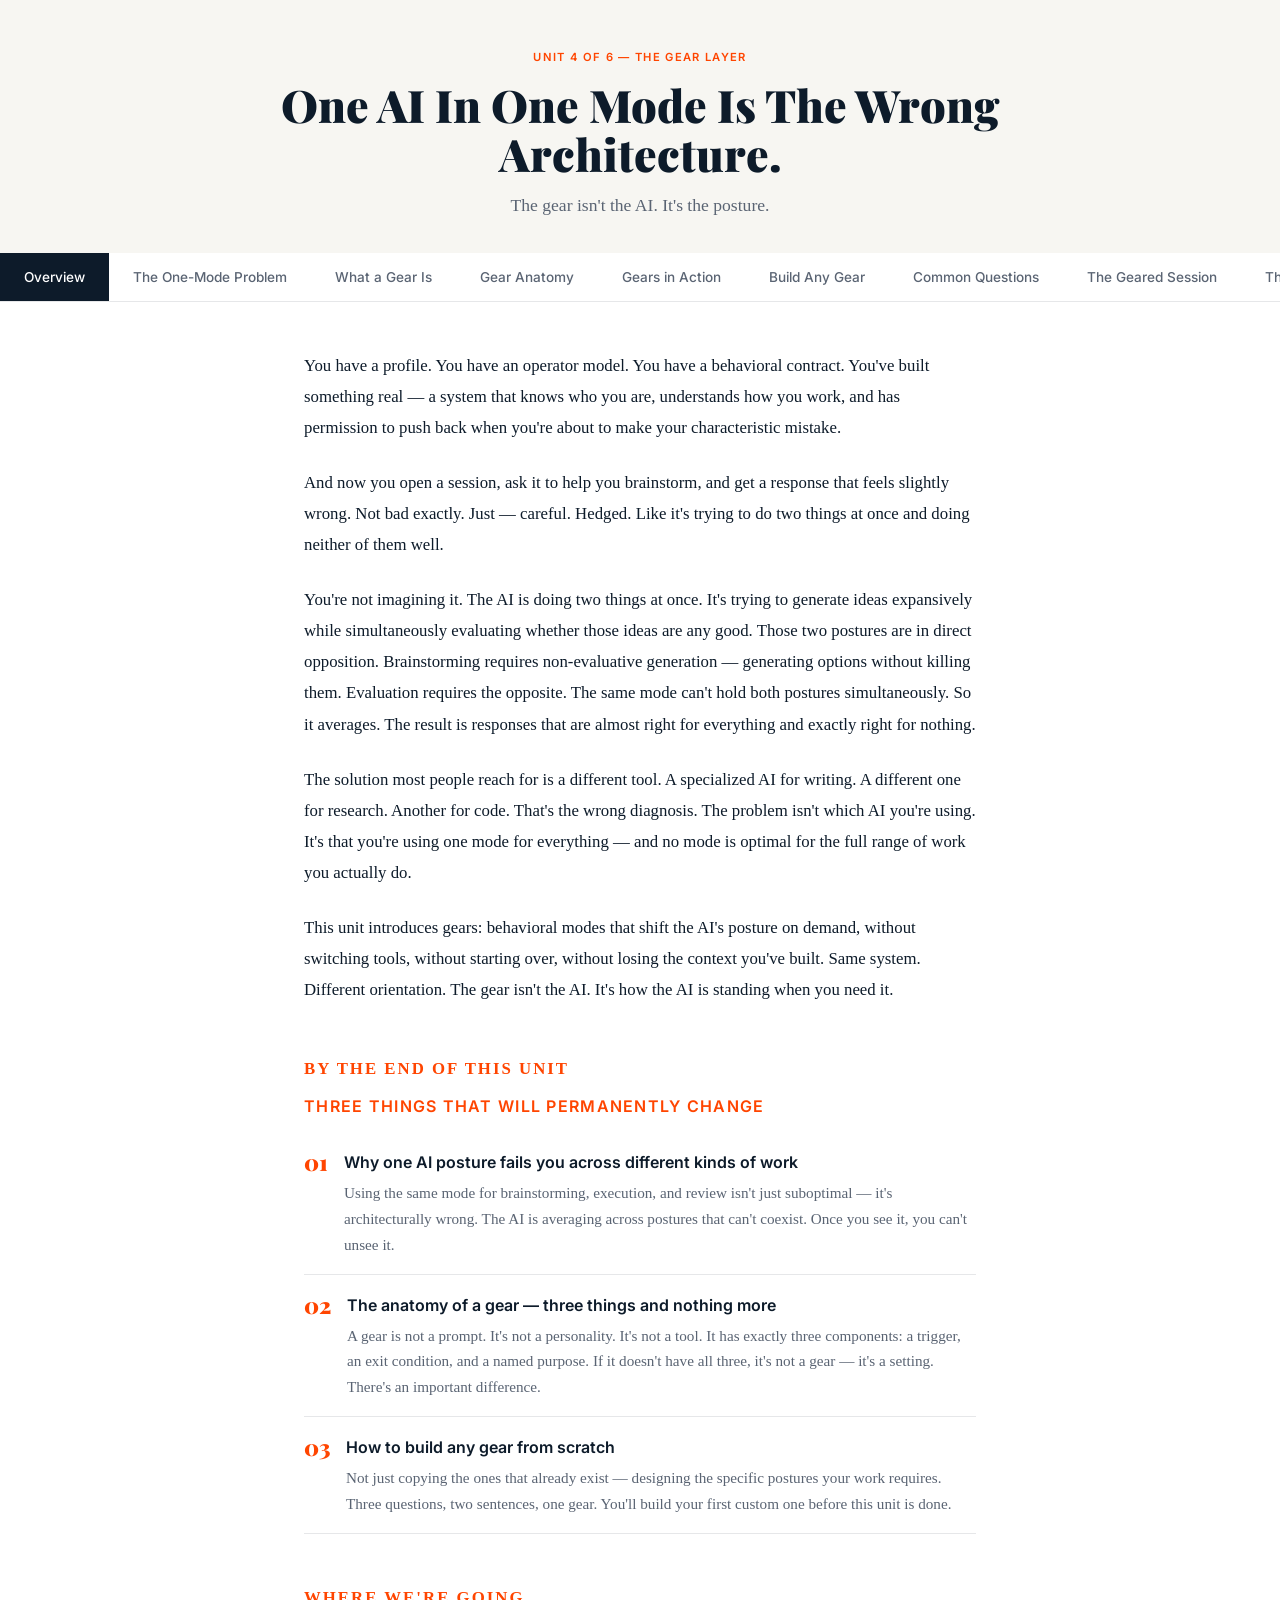
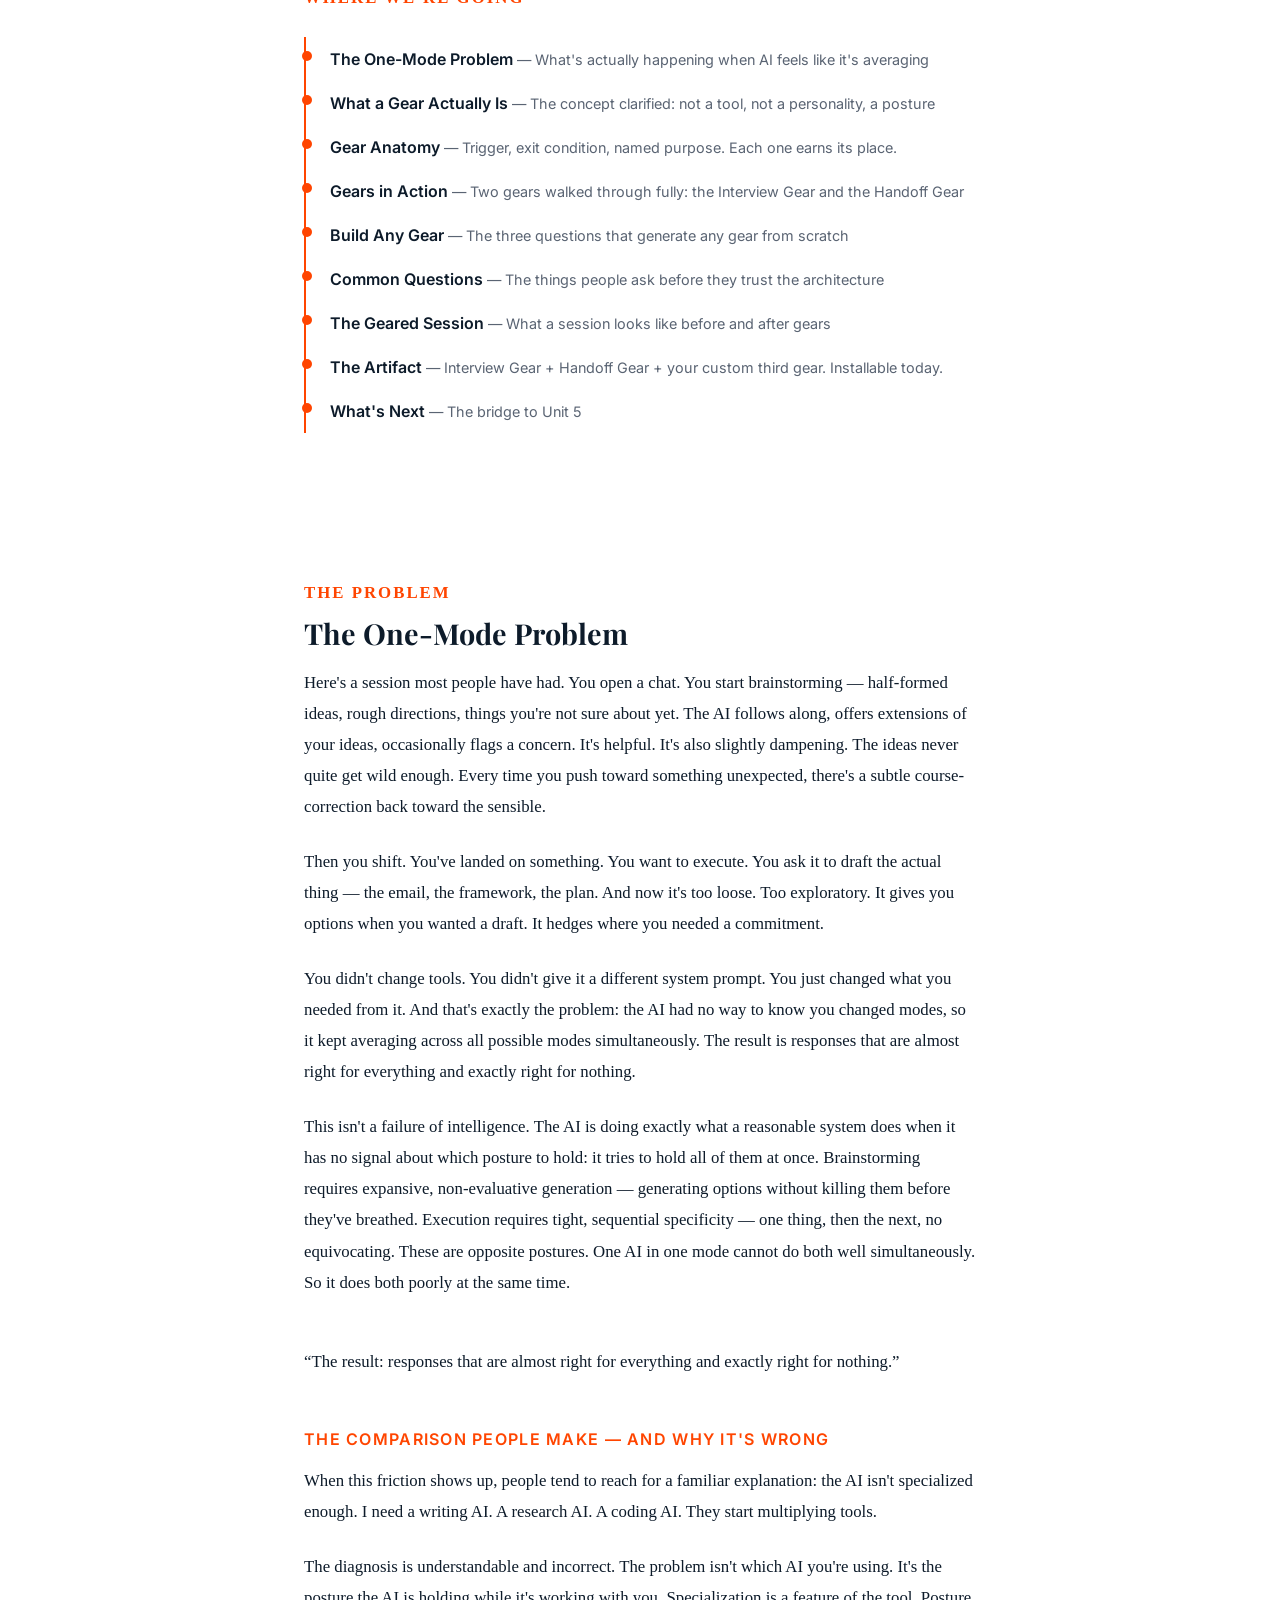
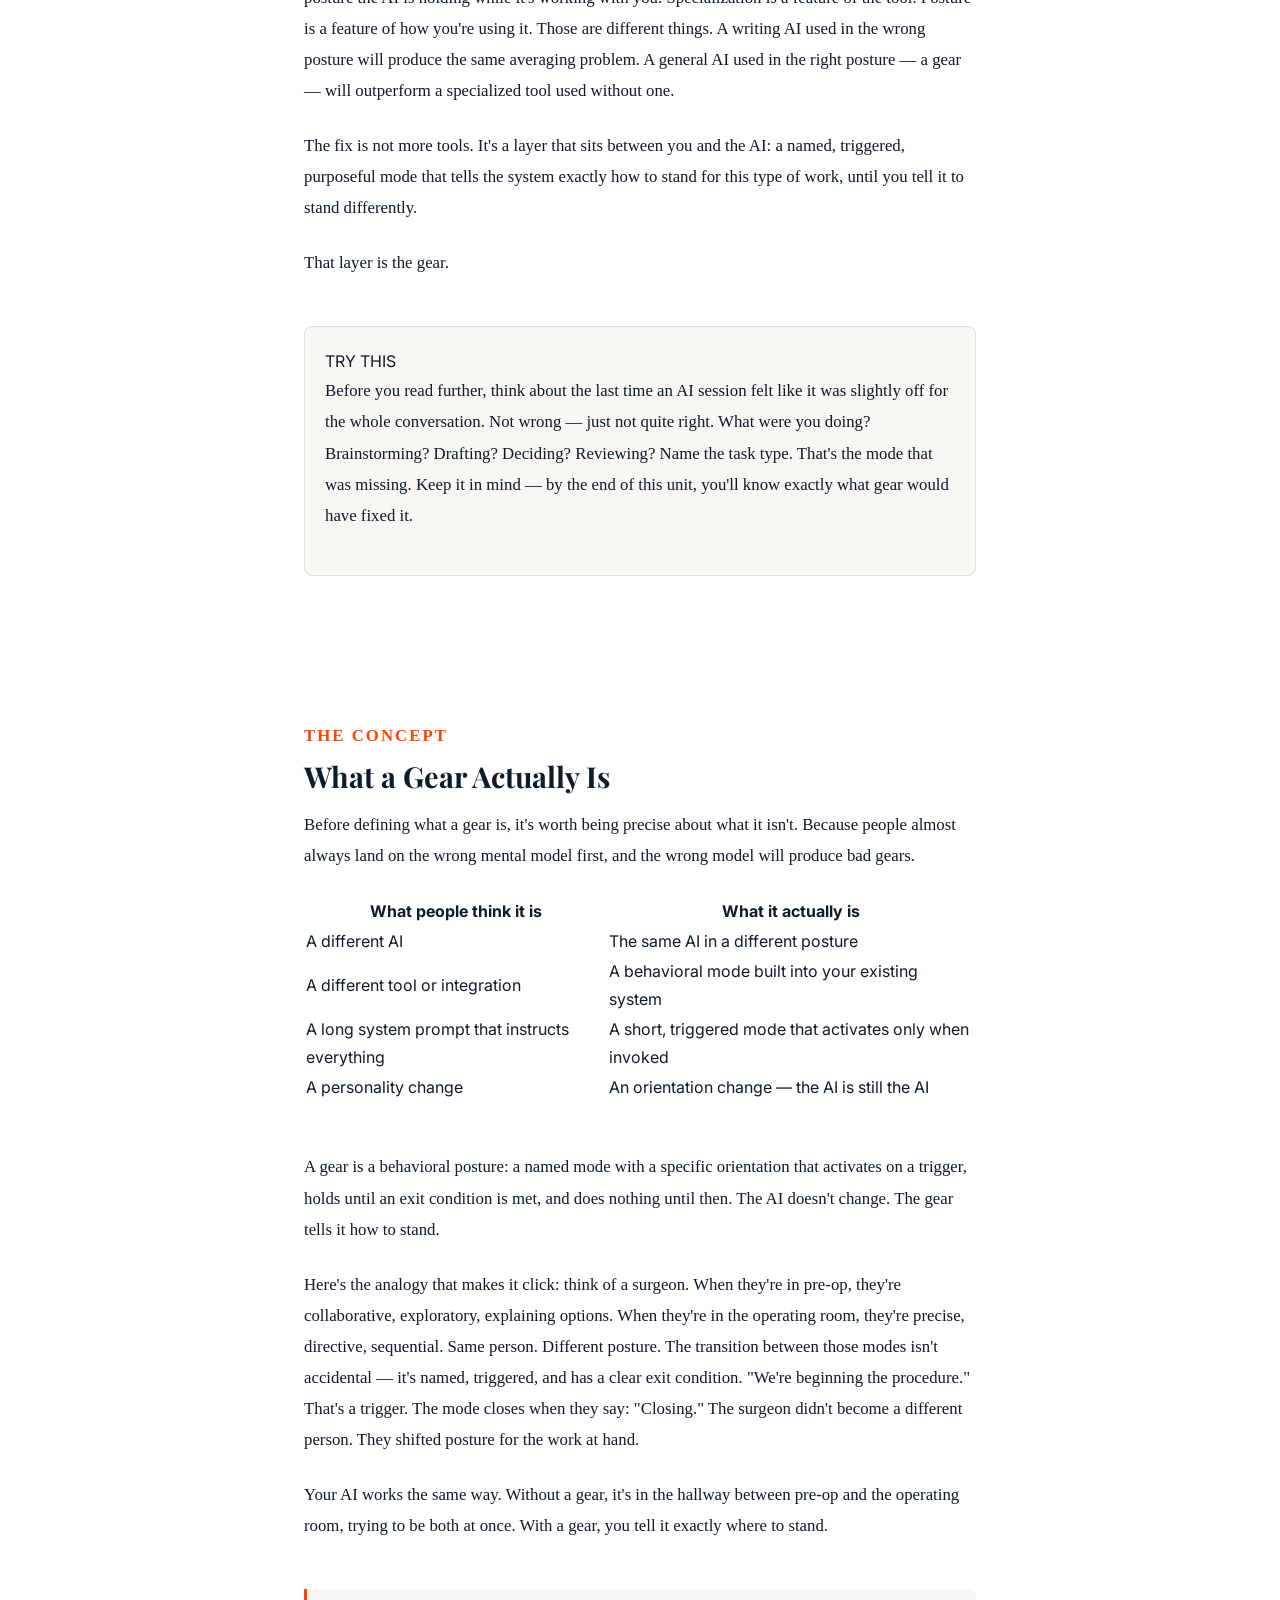
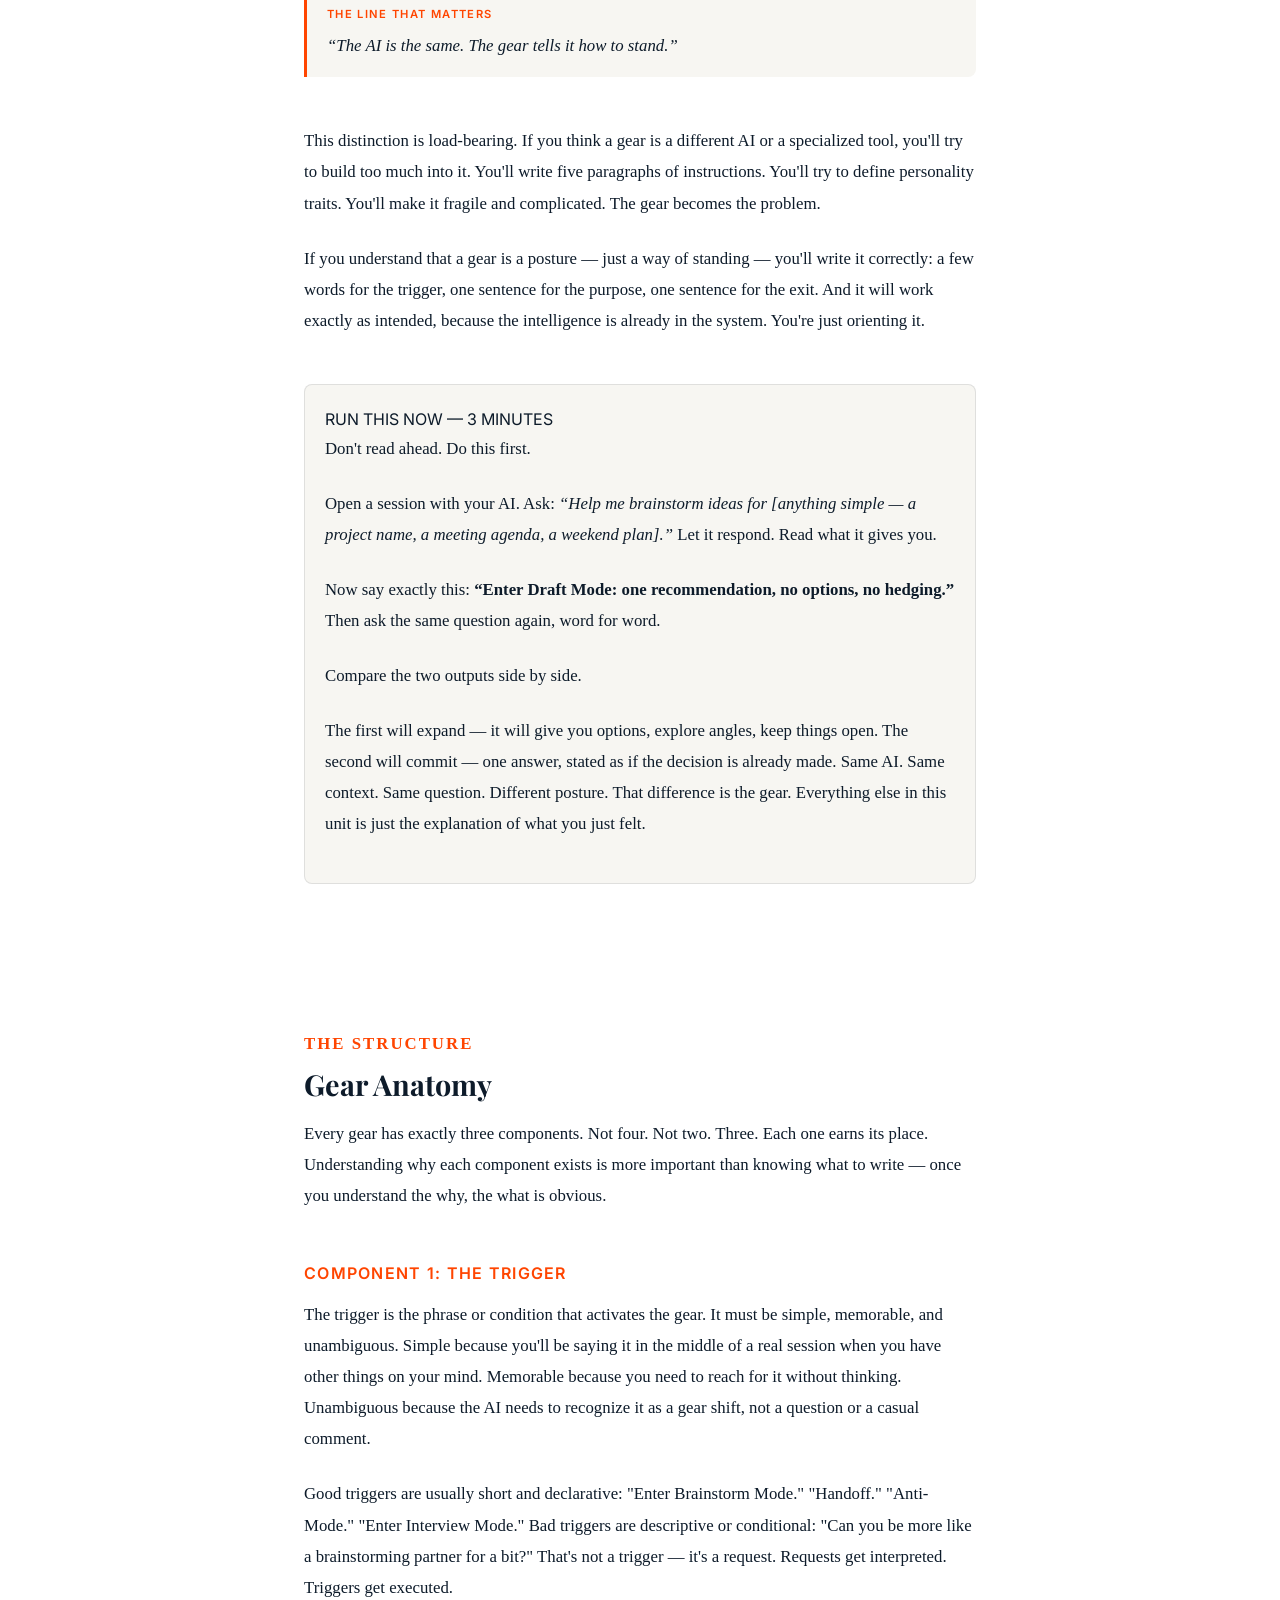
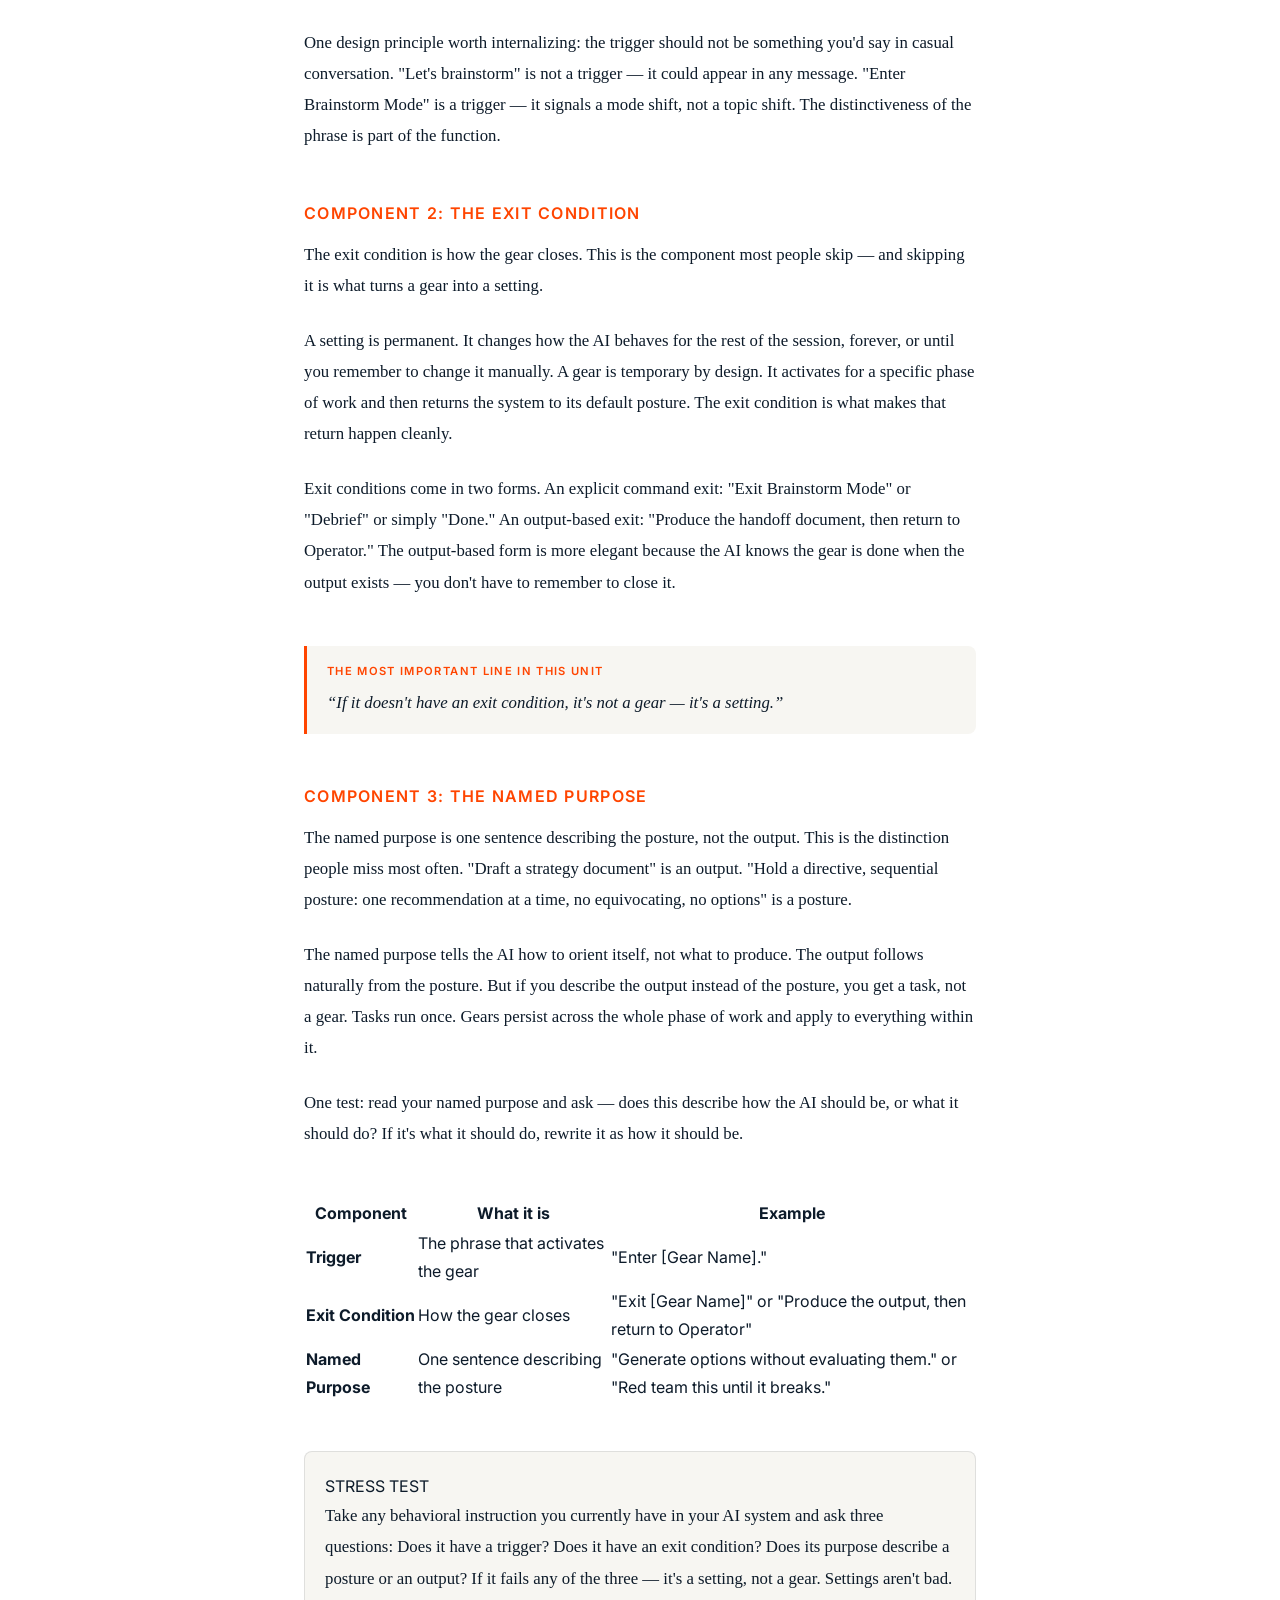
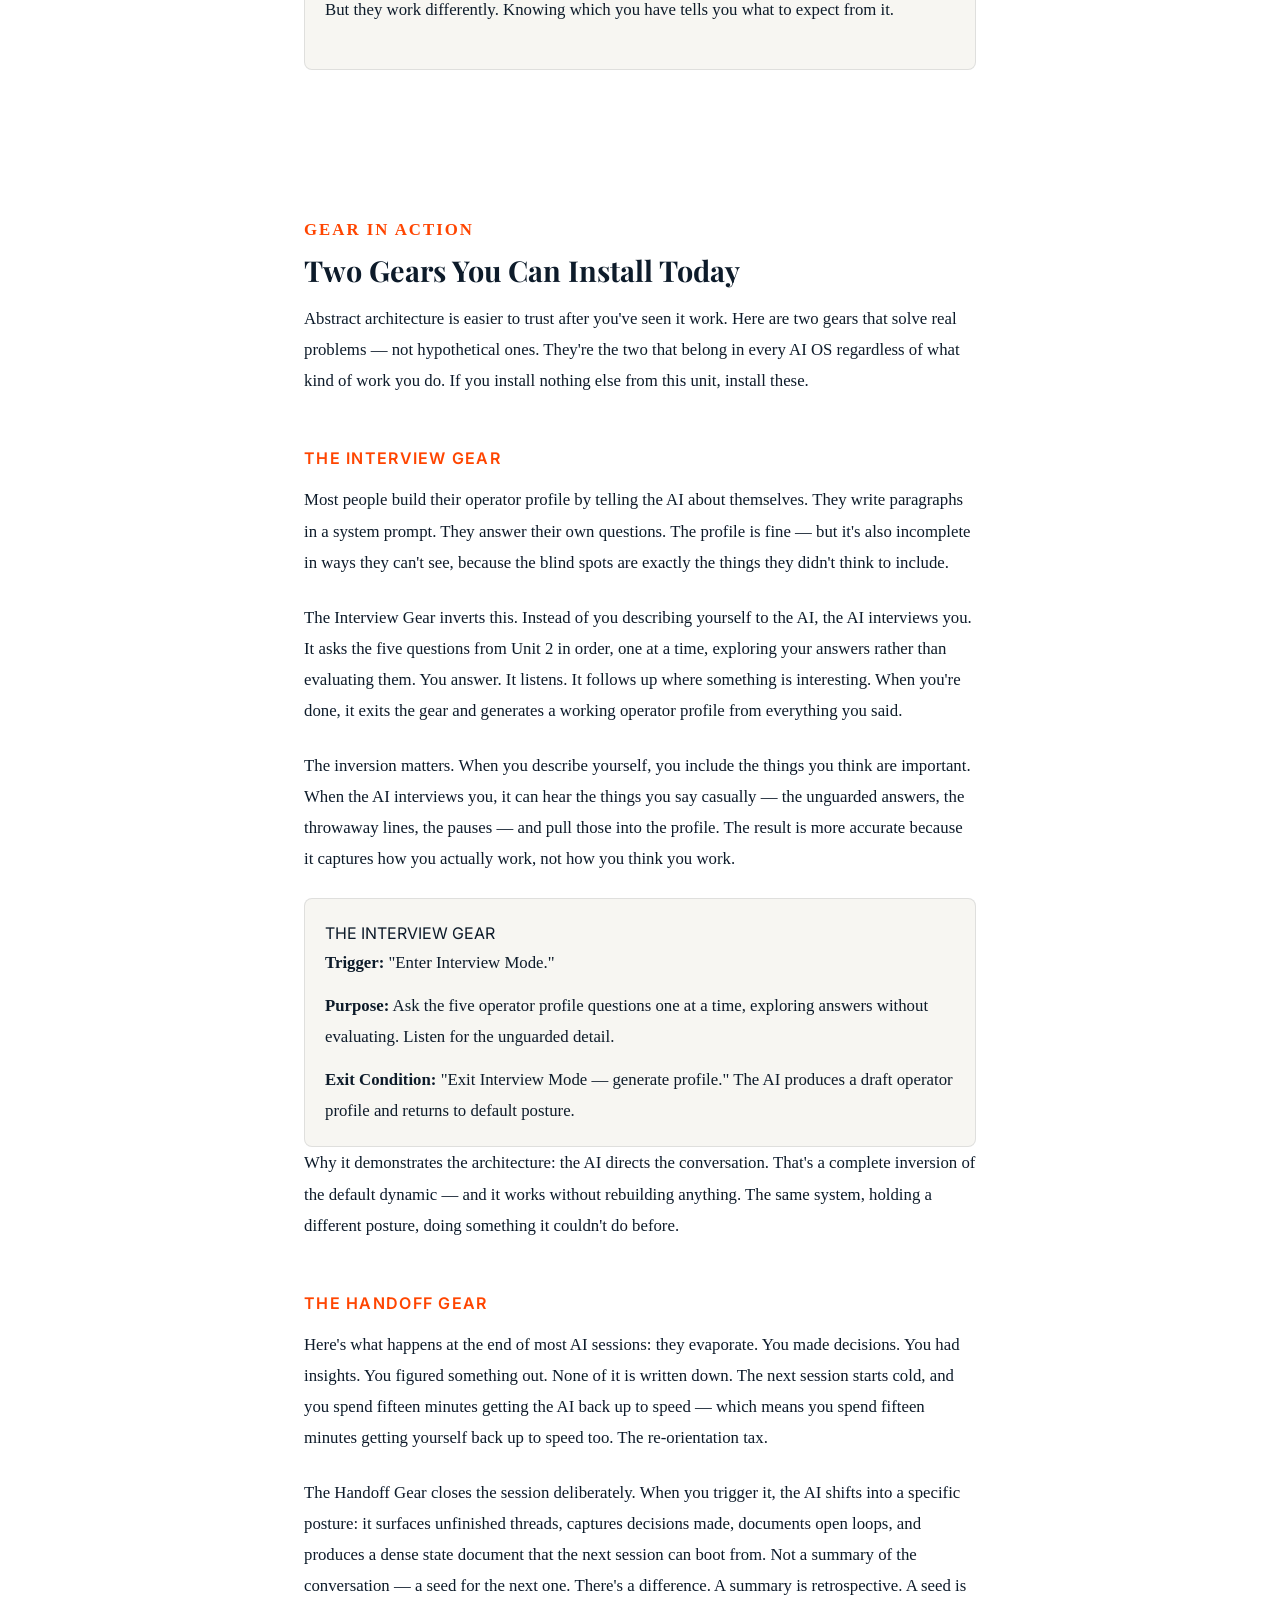
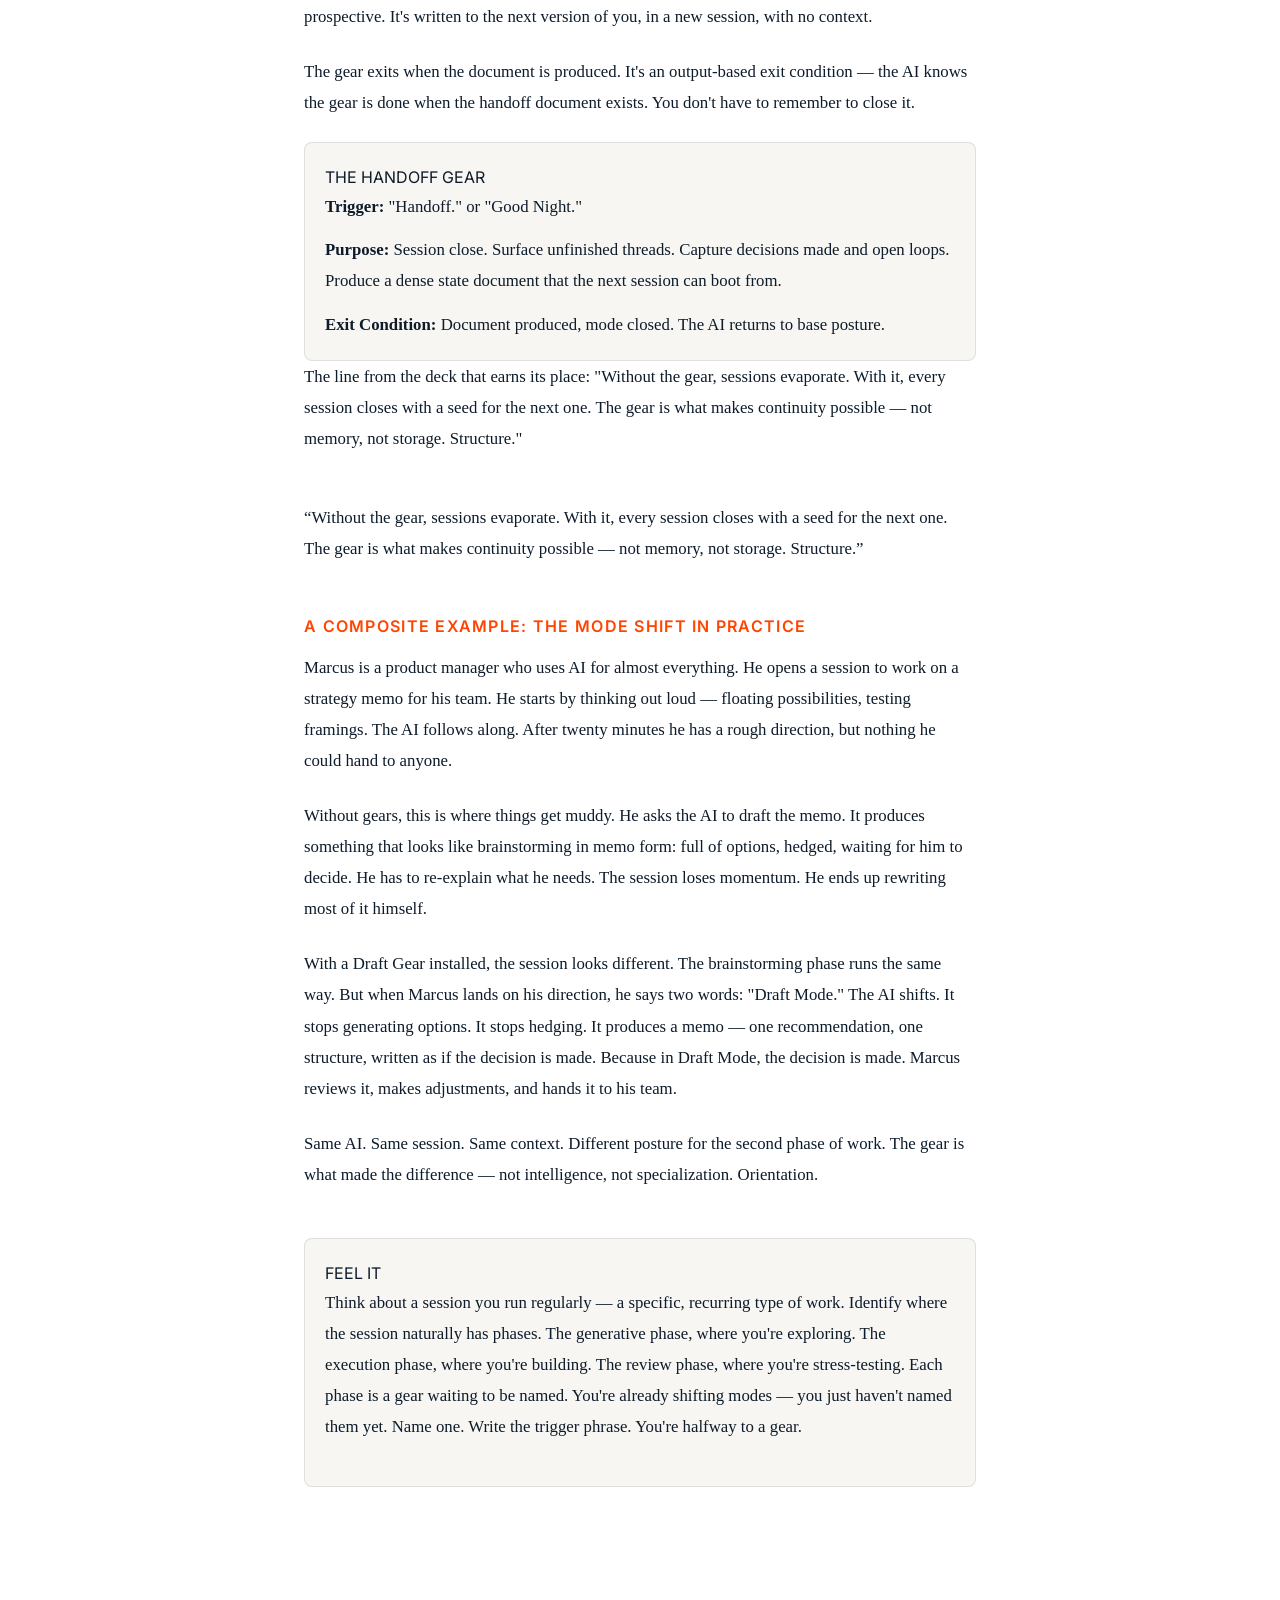
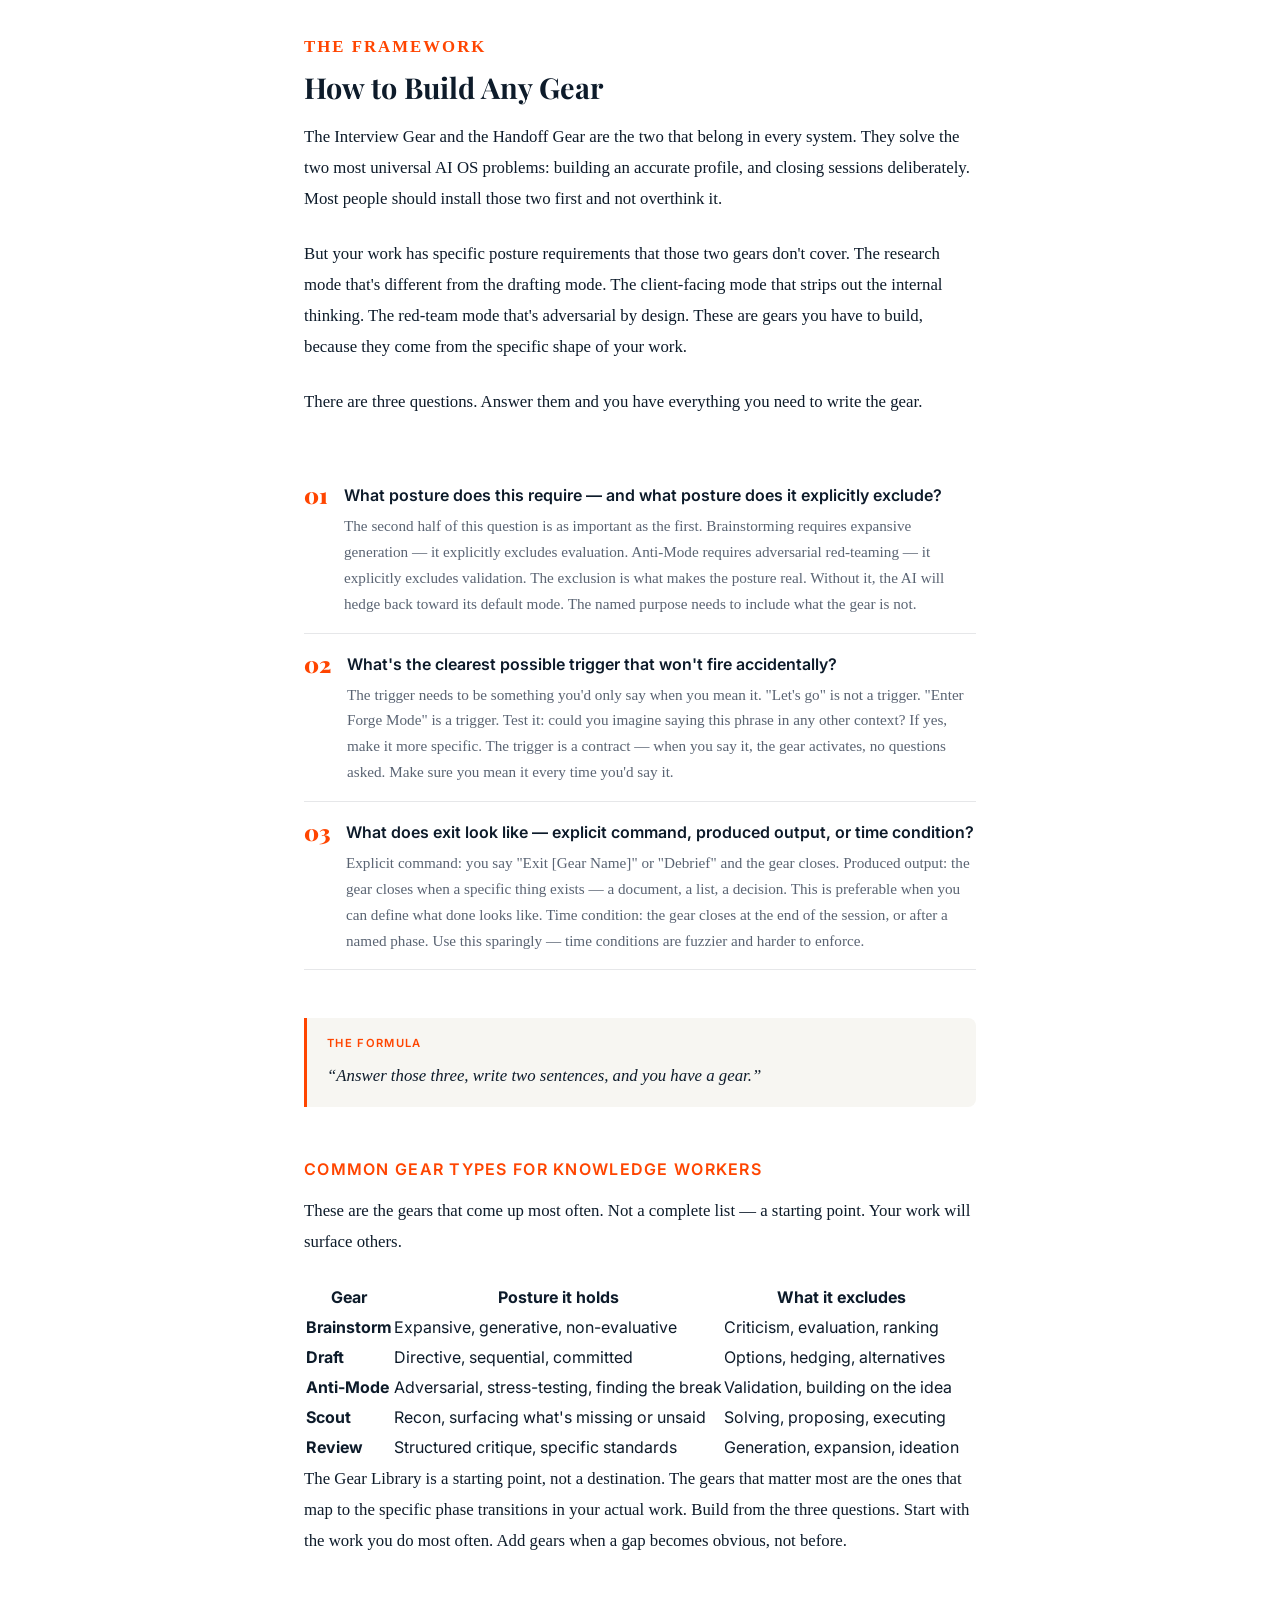
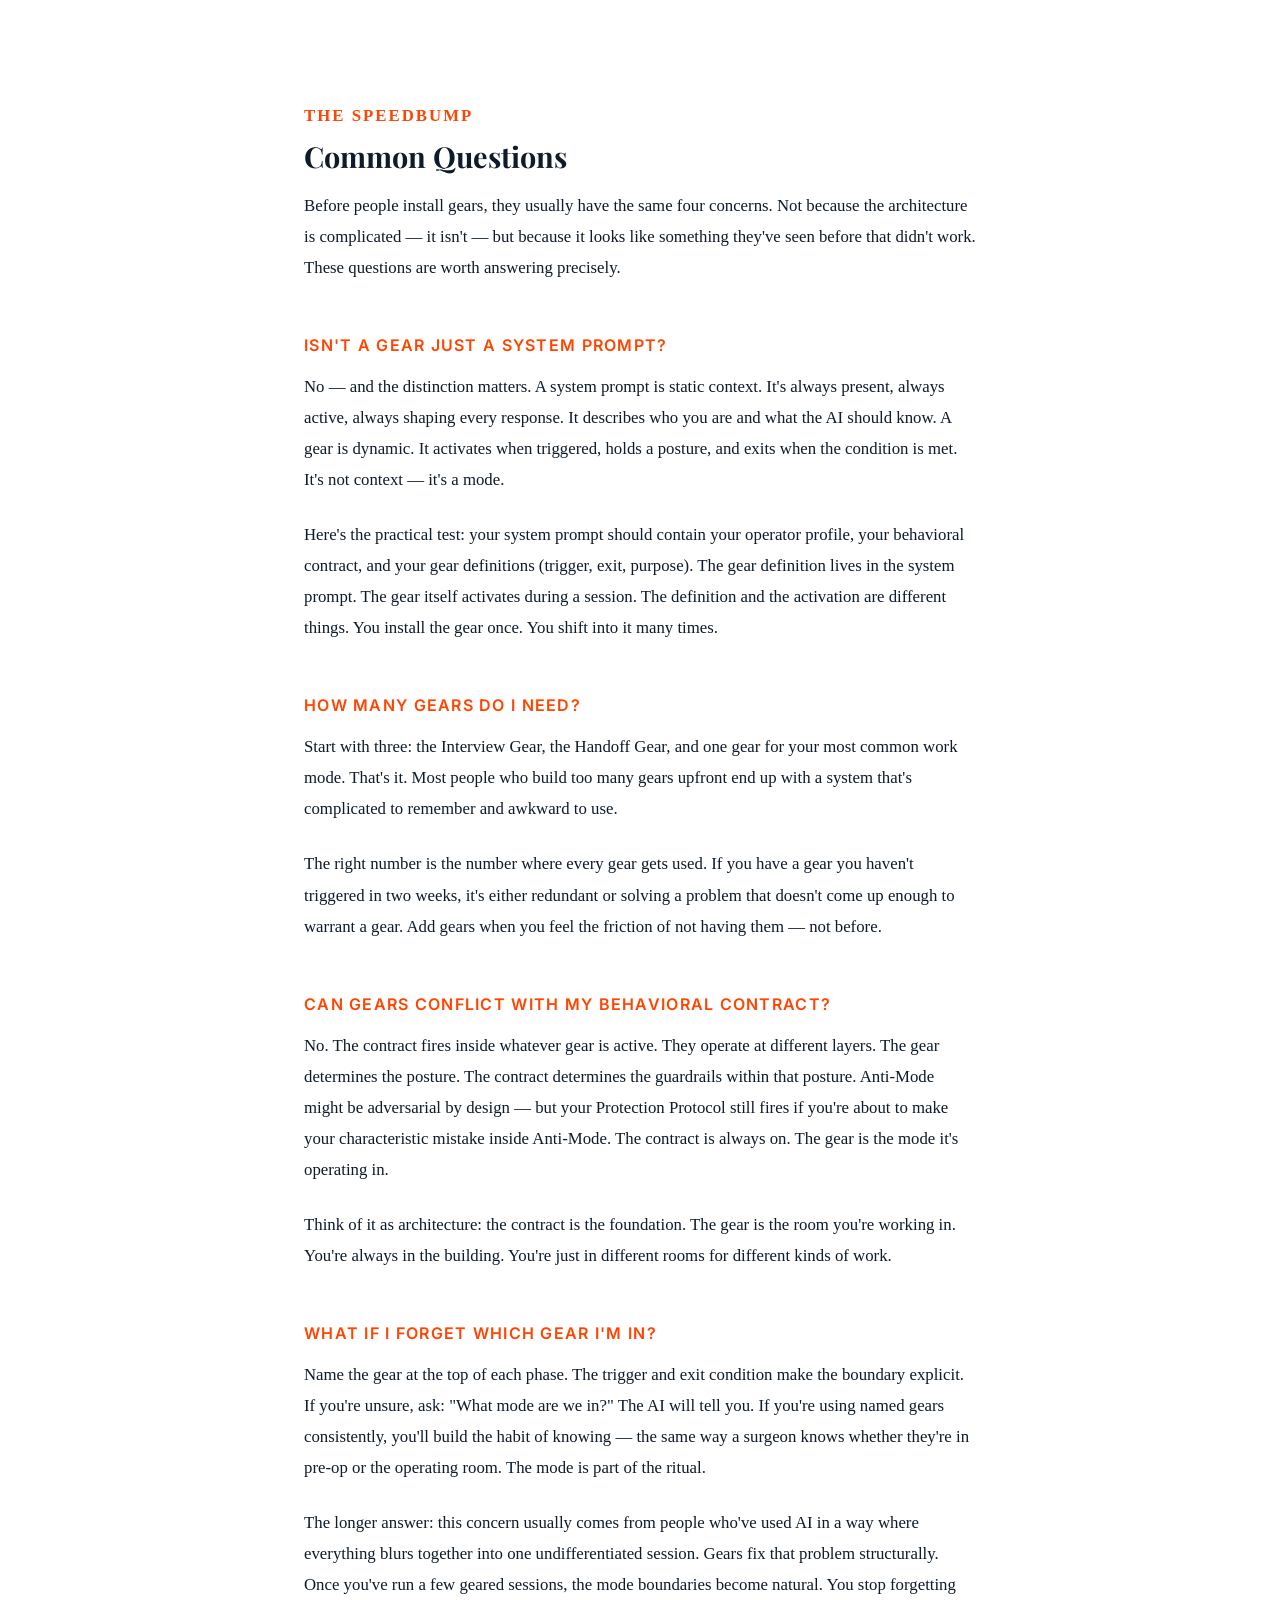
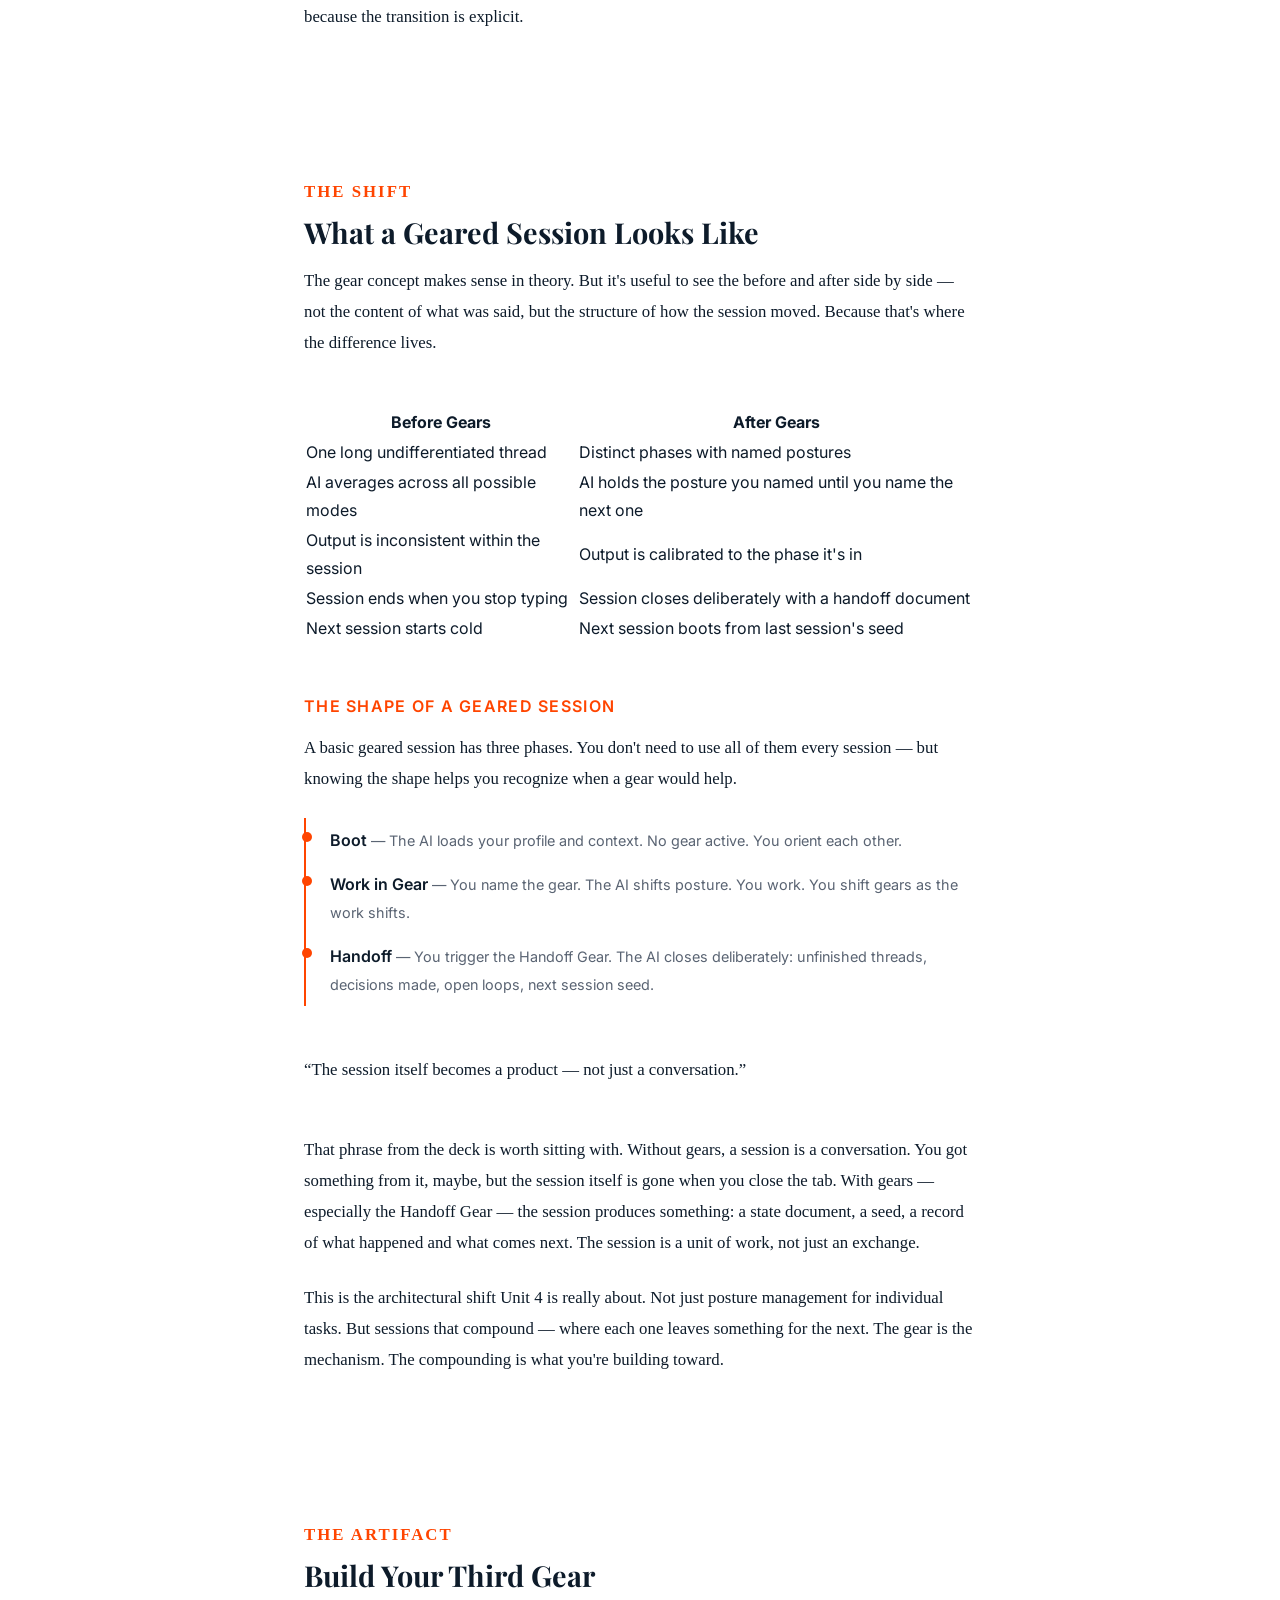
<file: unit-4-lesson.html>
<!DOCTYPE html>
<html lang="en">
<head>
  <meta charset="UTF-8">
  <meta name="viewport" content="width=device-width, initial-scale=1.0">
  <title>Unit 4 — One AI In One Mode Is The Wrong Architecture | Build Your AI OS</title>
  <link rel="preconnect" href="https://fonts.googleapis.com">
  <link rel="preconnect" href="https://fonts.gstatic.com" crossorigin>
  <link href="https://fonts.googleapis.com/css2?family=Playfair+Display:ital,wght@0,700;0,900;1,700;1,900&family=Inter:wght@400;500;600&display=swap" rel="stylesheet">
  <link rel="stylesheet" href="course.css">
</head>
<body>
<script>
window.UNIT_DATA = {
  unit: 4,
  title: "One AI In One Mode Is The Wrong Architecture",
  subtitle: "Unit 4: The Gear Layer",
  claim: "The gear isn't the AI. It's the posture.",
  entryState: "I need more specialized tools",
  exitState: "Same AI, different posture",
  nextUnit: "unit-5.html",
  tabs: [
    { label: "Overview",              contentId: "panel-0" },
    { label: "The One-Mode Problem",  contentId: "panel-1" },
    { label: "What a Gear Is",        contentId: "panel-2" },
    { label: "Gear Anatomy",          contentId: "panel-3" },
    { label: "Gears in Action",       contentId: "panel-4" },
    { label: "Build Any Gear",        contentId: "panel-5" },
    { label: "Common Questions",      contentId: "panel-6" },
    { label: "The Geared Session",    contentId: "panel-7" },
    { label: "The Artifact",          contentId: "panel-8" },
    { label: "What's Next",           contentId: "panel-9" }
  ],
  checklistCount: 4,
  copyBlocks: [
    { triggerId: "copyBtn", contentId: "copyBlock" }
  ]
};
</script>

  <!-- ===== UNIT TITLE BLOCK ===== -->
  <div class="unit-title-block">
    <span class="eyebrow">UNIT 4 OF 6 &mdash; THE GEAR LAYER</span>
    <h1>One AI In One Mode Is The Wrong Architecture.</h1>
    <p class="subtitle">The gear isn't the AI. It's the posture.</p>
  </div>

  <!-- ===== TAB NAV ===== -->
  <nav class="tab-nav">
    <div class="tab-nav-tabs">
      <button class="tab-btn active" data-tab="0">Overview</button>
      <button class="tab-btn" data-tab="1">The One-Mode Problem</button>
      <button class="tab-btn" data-tab="2">What a Gear Is</button>
      <button class="tab-btn" data-tab="3">Gear Anatomy</button>
      <button class="tab-btn" data-tab="4">Gears in Action</button>
      <button class="tab-btn" data-tab="5">Build Any Gear</button>
      <button class="tab-btn" data-tab="6">Common Questions</button>
      <button class="tab-btn" data-tab="7">The Geared Session</button>
      <button class="tab-btn" data-tab="8">The Artifact</button>
      <button class="tab-btn" data-tab="9">What's Next</button>
      <div class="progress-bar" id="progressBar"></div>
    </div>
  </nav>

  <main>

    <!-- ==================== PANEL 0: OVERVIEW ==================== -->
    <div class="content-area" id="panel-0">

      <div class="section">
        <p class="prose">You have a profile. You have an operator model. You have a behavioral contract. You've built something real &mdash; a system that knows who you are, understands how you work, and has permission to push back when you're about to make your characteristic mistake.</p>
        <p class="prose">And now you open a session, ask it to help you brainstorm, and get a response that feels slightly wrong. Not bad exactly. Just &mdash; careful. Hedged. Like it's trying to do two things at once and doing neither of them well.</p>
        <p class="prose">You're not imagining it. The AI is doing two things at once. It's trying to generate ideas expansively while simultaneously evaluating whether those ideas are any good. Those two postures are in direct opposition. Brainstorming requires non-evaluative generation &mdash; generating options without killing them. Evaluation requires the opposite. The same mode can't hold both postures simultaneously. So it averages. The result is responses that are almost right for everything and exactly right for nothing.</p>
        <p class="prose">The solution most people reach for is a different tool. A specialized AI for writing. A different one for research. Another for code. That's the wrong diagnosis. The problem isn't which AI you're using. It's that you're using one mode for everything &mdash; and no mode is optimal for the full range of work you actually do.</p>
        <p class="prose">This unit introduces gears: behavioral modes that shift the AI's posture on demand, without switching tools, without starting over, without losing the context you've built. Same system. Different orientation. The gear isn't the AI. It's how the AI is standing when you need it.</p>
      </div>

      <div class="section">
        <p class="section-label">BY THE END OF THIS UNIT</p>
        <h3>THREE THINGS THAT WILL PERMANENTLY CHANGE</h3>
        <div class="num-item">
          <span class="num-item-num">01</span>
          <div class="num-item-content">
            <div class="num-item-title">Why one AI posture fails you across different kinds of work</div>
            <div class="num-item-desc">Using the same mode for brainstorming, execution, and review isn't just suboptimal &mdash; it's architecturally wrong. The AI is averaging across postures that can't coexist. Once you see it, you can't unsee it.</div>
          </div>
        </div>
        <div class="num-item">
          <span class="num-item-num">02</span>
          <div class="num-item-content">
            <div class="num-item-title">The anatomy of a gear &mdash; three things and nothing more</div>
            <div class="num-item-desc">A gear is not a prompt. It's not a personality. It's not a tool. It has exactly three components: a trigger, an exit condition, and a named purpose. If it doesn't have all three, it's not a gear &mdash; it's a setting. There's an important difference.</div>
          </div>
        </div>
        <div class="num-item">
          <span class="num-item-num">03</span>
          <div class="num-item-content">
            <div class="num-item-title">How to build any gear from scratch</div>
            <div class="num-item-desc">Not just copying the ones that already exist &mdash; designing the specific postures your work requires. Three questions, two sentences, one gear. You'll build your first custom one before this unit is done.</div>
          </div>
        </div>
      </div>

      <div class="section">
        <p class="section-label">WHERE WE'RE GOING</p>
        <div class="timeline">
          <div class="timeline-step"><span class="timeline-step-label">The One-Mode Problem</span> <span class="timeline-step-desc">&mdash; What's actually happening when AI feels like it's averaging</span></div>
          <div class="timeline-step"><span class="timeline-step-label">What a Gear Actually Is</span> <span class="timeline-step-desc">&mdash; The concept clarified: not a tool, not a personality, a posture</span></div>
          <div class="timeline-step"><span class="timeline-step-label">Gear Anatomy</span> <span class="timeline-step-desc">&mdash; Trigger, exit condition, named purpose. Each one earns its place.</span></div>
          <div class="timeline-step"><span class="timeline-step-label">Gears in Action</span> <span class="timeline-step-desc">&mdash; Two gears walked through fully: the Interview Gear and the Handoff Gear</span></div>
          <div class="timeline-step"><span class="timeline-step-label">Build Any Gear</span> <span class="timeline-step-desc">&mdash; The three questions that generate any gear from scratch</span></div>
          <div class="timeline-step"><span class="timeline-step-label">Common Questions</span> <span class="timeline-step-desc">&mdash; The things people ask before they trust the architecture</span></div>
          <div class="timeline-step"><span class="timeline-step-label">The Geared Session</span> <span class="timeline-step-desc">&mdash; What a session looks like before and after gears</span></div>
          <div class="timeline-step"><span class="timeline-step-label">The Artifact</span> <span class="timeline-step-desc">&mdash; Interview Gear + Handoff Gear + your custom third gear. Installable today.</span></div>
          <div class="timeline-step"><span class="timeline-step-label">What's Next</span> <span class="timeline-step-desc">&mdash; The bridge to Unit 5</span></div>
        </div>
      </div>
    </div>

    <!-- ==================== PANEL 1: THE ONE-MODE PROBLEM ==================== -->
    <div class="content-area" id="panel-1">

      <div class="section">
        <p class="section-label">THE PROBLEM</p>
        <h2>The One-Mode Problem</h2>
        <p class="prose">Here's a session most people have had. You open a chat. You start brainstorming &mdash; half-formed ideas, rough directions, things you're not sure about yet. The AI follows along, offers extensions of your ideas, occasionally flags a concern. It's helpful. It's also slightly dampening. The ideas never quite get wild enough. Every time you push toward something unexpected, there's a subtle course-correction back toward the sensible.</p>
        <p class="prose">Then you shift. You've landed on something. You want to execute. You ask it to draft the actual thing &mdash; the email, the framework, the plan. And now it's too loose. Too exploratory. It gives you options when you wanted a draft. It hedges where you needed a commitment.</p>
        <p class="prose">You didn't change tools. You didn't give it a different system prompt. You just changed what you needed from it. And that's exactly the problem: the AI had no way to know you changed modes, so it kept averaging across all possible modes simultaneously. The result is responses that are almost right for everything and exactly right for nothing.</p>
        <p class="prose">This isn't a failure of intelligence. The AI is doing exactly what a reasonable system does when it has no signal about which posture to hold: it tries to hold all of them at once. Brainstorming requires expansive, non-evaluative generation &mdash; generating options without killing them before they've breathed. Execution requires tight, sequential specificity &mdash; one thing, then the next, no equivocating. These are opposite postures. One AI in one mode cannot do both well simultaneously. So it does both poorly at the same time.</p>
      </div>

      <div class="section">
        <div class="dark-callout">
          <p class="dark-callout-text">&ldquo;The result: responses that are almost right for everything and exactly right for nothing.&rdquo;</p>
        </div>
      </div>

      <div class="section">
        <h3>The Comparison People Make &mdash; And Why It's Wrong</h3>
        <p class="prose">When this friction shows up, people tend to reach for a familiar explanation: the AI isn't specialized enough. I need a writing AI. A research AI. A coding AI. They start multiplying tools.</p>
        <p class="prose">The diagnosis is understandable and incorrect. The problem isn't which AI you're using. It's the posture the AI is holding while it's working with you. Specialization is a feature of the tool. Posture is a feature of how you're using it. Those are different things. A writing AI used in the wrong posture will produce the same averaging problem. A general AI used in the right posture &mdash; a gear &mdash; will outperform a specialized tool used without one.</p>
        <p class="prose">The fix is not more tools. It's a layer that sits between you and the AI: a named, triggered, purposeful mode that tells the system exactly how to stand for this type of work, until you tell it to stand differently.</p>
        <p class="prose">That layer is the gear.</p>
      </div>

      <div class="section">
        <div class="demo-card">
          <div class="demo-card-label">TRY THIS</div>
          <p class="prose">Before you read further, think about the last time an AI session felt like it was slightly off for the whole conversation. Not wrong &mdash; just not quite right. What were you doing? Brainstorming? Drafting? Deciding? Reviewing? Name the task type. That's the mode that was missing. Keep it in mind &mdash; by the end of this unit, you'll know exactly what gear would have fixed it.</p>
        </div>
      </div>

    </div>

    <!-- ==================== PANEL 2: WHAT A GEAR ACTUALLY IS ==================== -->
    <div class="content-area" id="panel-2">

      <div class="section">
        <p class="section-label">THE CONCEPT</p>
        <h2>What a Gear Actually Is</h2>
        <p class="prose">Before defining what a gear is, it's worth being precise about what it isn't. Because people almost always land on the wrong mental model first, and the wrong model will produce bad gears.</p>

        <table class="compare-table">
          <thead>
            <tr>
              <th>What people think it is</th>
              <th>What it actually is</th>
            </tr>
          </thead>
          <tbody>
            <tr>
              <td>A different AI</td>
              <td>The same AI in a different posture</td>
            </tr>
            <tr>
              <td>A different tool or integration</td>
              <td>A behavioral mode built into your existing system</td>
            </tr>
            <tr>
              <td>A long system prompt that instructs everything</td>
              <td>A short, triggered mode that activates only when invoked</td>
            </tr>
            <tr>
              <td>A personality change</td>
              <td>An orientation change &mdash; the AI is still the AI</td>
            </tr>
          </tbody>
        </table>
      </div>

      <div class="section">
        <p class="prose">A gear is a behavioral posture: a named mode with a specific orientation that activates on a trigger, holds until an exit condition is met, and does nothing until then. The AI doesn't change. The gear tells it how to stand.</p>
        <p class="prose">Here's the analogy that makes it click: think of a surgeon. When they're in pre-op, they're collaborative, exploratory, explaining options. When they're in the operating room, they're precise, directive, sequential. Same person. Different posture. The transition between those modes isn't accidental &mdash; it's named, triggered, and has a clear exit condition. "We're beginning the procedure." That's a trigger. The mode closes when they say: "Closing." The surgeon didn't become a different person. They shifted posture for the work at hand.</p>
        <p class="prose">Your AI works the same way. Without a gear, it's in the hallway between pre-op and the operating room, trying to be both at once. With a gear, you tell it exactly where to stand.</p>
      </div>

      <div class="section">
        <div class="insight">
          <div class="insight-label">THE LINE THAT MATTERS</div>
          <p class="insight-quote">&ldquo;The AI is the same. The gear tells it how to stand.&rdquo;</p>
        </div>
      </div>

      <div class="section">
        <p class="prose">This distinction is load-bearing. If you think a gear is a different AI or a specialized tool, you'll try to build too much into it. You'll write five paragraphs of instructions. You'll try to define personality traits. You'll make it fragile and complicated. The gear becomes the problem.</p>
        <p class="prose">If you understand that a gear is a posture &mdash; just a way of standing &mdash; you'll write it correctly: a few words for the trigger, one sentence for the purpose, one sentence for the exit. And it will work exactly as intended, because the intelligence is already in the system. You're just orienting it.</p>
      </div>

      <div class="section">
        <div class="demo-card">
          <div class="demo-card-label">RUN THIS NOW &mdash; 3 MINUTES</div>
          <p class="prose">Don't read ahead. Do this first.</p>
          <p class="prose">Open a session with your AI. Ask: <em>&ldquo;Help me brainstorm ideas for [anything simple &mdash; a project name, a meeting agenda, a weekend plan].&rdquo;</em> Let it respond. Read what it gives you.</p>
          <p class="prose">Now say exactly this: <strong>&ldquo;Enter Draft Mode: one recommendation, no options, no hedging.&rdquo;</strong> Then ask the same question again, word for word.</p>
          <p class="prose">Compare the two outputs side by side.</p>
          <p class="prose">The first will expand &mdash; it will give you options, explore angles, keep things open. The second will commit &mdash; one answer, stated as if the decision is already made. Same AI. Same context. Same question. Different posture. That difference is the gear. Everything else in this unit is just the explanation of what you just felt.</p>
        </div>
      </div>

    </div>

    <!-- ==================== PANEL 3: GEAR ANATOMY ==================== -->
    <div class="content-area" id="panel-3">

      <div class="section">
        <p class="section-label">THE STRUCTURE</p>
        <h2>Gear Anatomy</h2>
        <p class="prose">Every gear has exactly three components. Not four. Not two. Three. Each one earns its place. Understanding why each component exists is more important than knowing what to write &mdash; once you understand the why, the what is obvious.</p>
      </div>

      <div class="section">
        <h3>Component 1: The Trigger</h3>
        <p class="prose">The trigger is the phrase or condition that activates the gear. It must be simple, memorable, and unambiguous. Simple because you'll be saying it in the middle of a real session when you have other things on your mind. Memorable because you need to reach for it without thinking. Unambiguous because the AI needs to recognize it as a gear shift, not a question or a casual comment.</p>
        <p class="prose">Good triggers are usually short and declarative: "Enter Brainstorm Mode." "Handoff." "Anti-Mode." "Enter Interview Mode." Bad triggers are descriptive or conditional: "Can you be more like a brainstorming partner for a bit?" That's not a trigger &mdash; it's a request. Requests get interpreted. Triggers get executed.</p>
        <p class="prose">One design principle worth internalizing: the trigger should not be something you'd say in casual conversation. "Let's brainstorm" is not a trigger &mdash; it could appear in any message. "Enter Brainstorm Mode" is a trigger &mdash; it signals a mode shift, not a topic shift. The distinctiveness of the phrase is part of the function.</p>
      </div>

      <div class="section">
        <h3>Component 2: The Exit Condition</h3>
        <p class="prose">The exit condition is how the gear closes. This is the component most people skip &mdash; and skipping it is what turns a gear into a setting.</p>
        <p class="prose">A setting is permanent. It changes how the AI behaves for the rest of the session, forever, or until you remember to change it manually. A gear is temporary by design. It activates for a specific phase of work and then returns the system to its default posture. The exit condition is what makes that return happen cleanly.</p>
        <p class="prose">Exit conditions come in two forms. An explicit command exit: "Exit Brainstorm Mode" or "Debrief" or simply "Done." An output-based exit: "Produce the handoff document, then return to Operator." The output-based form is more elegant because the AI knows the gear is done when the output exists &mdash; you don't have to remember to close it.</p>
      </div>

      <div class="section">
        <div class="insight">
          <div class="insight-label">THE MOST IMPORTANT LINE IN THIS UNIT</div>
          <p class="insight-quote">&ldquo;If it doesn't have an exit condition, it's not a gear &mdash; it's a setting.&rdquo;</p>
        </div>
      </div>

      <div class="section">
        <h3>Component 3: The Named Purpose</h3>
        <p class="prose">The named purpose is one sentence describing the posture, not the output. This is the distinction people miss most often. "Draft a strategy document" is an output. "Hold a directive, sequential posture: one recommendation at a time, no equivocating, no options" is a posture.</p>
        <p class="prose">The named purpose tells the AI how to orient itself, not what to produce. The output follows naturally from the posture. But if you describe the output instead of the posture, you get a task, not a gear. Tasks run once. Gears persist across the whole phase of work and apply to everything within it.</p>
        <p class="prose">One test: read your named purpose and ask &mdash; does this describe how the AI should be, or what it should do? If it's what it should do, rewrite it as how it should be.</p>
      </div>

      <div class="section">
        <table class="compare-table">
          <thead>
            <tr>
              <th>Component</th>
              <th>What it is</th>
              <th>Example</th>
            </tr>
          </thead>
          <tbody>
            <tr>
              <td><strong>Trigger</strong></td>
              <td>The phrase that activates the gear</td>
              <td>"Enter [Gear Name]."</td>
            </tr>
            <tr>
              <td><strong>Exit Condition</strong></td>
              <td>How the gear closes</td>
              <td>"Exit [Gear Name]" or "Produce the output, then return to Operator"</td>
            </tr>
            <tr>
              <td><strong>Named Purpose</strong></td>
              <td>One sentence describing the posture</td>
              <td>"Generate options without evaluating them." or "Red team this until it breaks."</td>
            </tr>
          </tbody>
        </table>
      </div>

      <div class="section">
        <div class="demo-card">
          <div class="demo-card-label">STRESS TEST</div>
          <p class="prose">Take any behavioral instruction you currently have in your AI system and ask three questions: Does it have a trigger? Does it have an exit condition? Does its purpose describe a posture or an output? If it fails any of the three &mdash; it's a setting, not a gear. Settings aren't bad. But they work differently. Knowing which you have tells you what to expect from it.</p>
        </div>
      </div>

    </div>

    <!-- ==================== PANEL 4: GEARS IN ACTION ==================== -->
    <div class="content-area" id="panel-4">

      <div class="section">
        <p class="section-label">GEAR IN ACTION</p>
        <h2>Two Gears You Can Install Today</h2>
        <p class="prose">Abstract architecture is easier to trust after you've seen it work. Here are two gears that solve real problems &mdash; not hypothetical ones. They're the two that belong in every AI OS regardless of what kind of work you do. If you install nothing else from this unit, install these.</p>
      </div>

      <div class="section">
        <h3>The Interview Gear</h3>
        <p class="prose">Most people build their operator profile by telling the AI about themselves. They write paragraphs in a system prompt. They answer their own questions. The profile is fine &mdash; but it's also incomplete in ways they can't see, because the blind spots are exactly the things they didn't think to include.</p>
        <p class="prose">The Interview Gear inverts this. Instead of you describing yourself to the AI, the AI interviews you. It asks the five questions from Unit 2 in order, one at a time, exploring your answers rather than evaluating them. You answer. It listens. It follows up where something is interesting. When you're done, it exits the gear and generates a working operator profile from everything you said.</p>
        <p class="prose">The inversion matters. When you describe yourself, you include the things you think are important. When the AI interviews you, it can hear the things you say casually &mdash; the unguarded answers, the throwaway lines, the pauses &mdash; and pull those into the profile. The result is more accurate because it captures how you actually work, not how you think you work.</p>

        <div class="demo-card">
          <div class="demo-card-label">THE INTERVIEW GEAR</div>
          <p class="prose" style="margin-bottom:0.75rem"><strong>Trigger:</strong> "Enter Interview Mode."</p>
          <p class="prose" style="margin-bottom:0.75rem"><strong>Purpose:</strong> Ask the five operator profile questions one at a time, exploring answers without evaluating. Listen for the unguarded detail.</p>
          <p class="prose" style="margin-bottom:0"><strong>Exit Condition:</strong> "Exit Interview Mode &mdash; generate profile." The AI produces a draft operator profile and returns to default posture.</p>
        </div>

        <p class="prose">Why it demonstrates the architecture: the AI directs the conversation. That's a complete inversion of the default dynamic &mdash; and it works without rebuilding anything. The same system, holding a different posture, doing something it couldn't do before.</p>
      </div>

      <div class="section">
        <h3>The Handoff Gear</h3>
        <p class="prose">Here's what happens at the end of most AI sessions: they evaporate. You made decisions. You had insights. You figured something out. None of it is written down. The next session starts cold, and you spend fifteen minutes getting the AI back up to speed &mdash; which means you spend fifteen minutes getting yourself back up to speed too. The re-orientation tax.</p>
        <p class="prose">The Handoff Gear closes the session deliberately. When you trigger it, the AI shifts into a specific posture: it surfaces unfinished threads, captures decisions made, documents open loops, and produces a dense state document that the next session can boot from. Not a summary of the conversation &mdash; a seed for the next one. There's a difference. A summary is retrospective. A seed is prospective. It's written to the next version of you, in a new session, with no context.</p>
        <p class="prose">The gear exits when the document is produced. It's an output-based exit condition &mdash; the AI knows the gear is done when the handoff document exists. You don't have to remember to close it.</p>

        <div class="demo-card">
          <div class="demo-card-label">THE HANDOFF GEAR</div>
          <p class="prose" style="margin-bottom:0.75rem"><strong>Trigger:</strong> "Handoff." or "Good Night."</p>
          <p class="prose" style="margin-bottom:0.75rem"><strong>Purpose:</strong> Session close. Surface unfinished threads. Capture decisions made and open loops. Produce a dense state document that the next session can boot from.</p>
          <p class="prose" style="margin-bottom:0"><strong>Exit Condition:</strong> Document produced, mode closed. The AI returns to base posture.</p>
        </div>

        <p class="prose">The line from the deck that earns its place: "Without the gear, sessions evaporate. With it, every session closes with a seed for the next one. The gear is what makes continuity possible &mdash; not memory, not storage. Structure."</p>
      </div>

      <div class="section">
        <div class="dark-callout">
          <p class="dark-callout-text">&ldquo;Without the gear, sessions evaporate. With it, every session closes with a seed for the next one. The gear is what makes continuity possible &mdash; not memory, not storage. Structure.&rdquo;</p>
        </div>
      </div>

      <div class="section">
        <h3>A Composite Example: The Mode Shift in Practice</h3>
        <p class="prose">Marcus is a product manager who uses AI for almost everything. He opens a session to work on a strategy memo for his team. He starts by thinking out loud &mdash; floating possibilities, testing framings. The AI follows along. After twenty minutes he has a rough direction, but nothing he could hand to anyone.</p>
        <p class="prose">Without gears, this is where things get muddy. He asks the AI to draft the memo. It produces something that looks like brainstorming in memo form: full of options, hedged, waiting for him to decide. He has to re-explain what he needs. The session loses momentum. He ends up rewriting most of it himself.</p>
        <p class="prose">With a Draft Gear installed, the session looks different. The brainstorming phase runs the same way. But when Marcus lands on his direction, he says two words: "Draft Mode." The AI shifts. It stops generating options. It stops hedging. It produces a memo &mdash; one recommendation, one structure, written as if the decision is made. Because in Draft Mode, the decision is made. Marcus reviews it, makes adjustments, and hands it to his team.</p>
        <p class="prose">Same AI. Same session. Same context. Different posture for the second phase of work. The gear is what made the difference &mdash; not intelligence, not specialization. Orientation.</p>
      </div>

      <div class="section">
        <div class="demo-card">
          <div class="demo-card-label">FEEL IT</div>
          <p class="prose">Think about a session you run regularly &mdash; a specific, recurring type of work. Identify where the session naturally has phases. The generative phase, where you're exploring. The execution phase, where you're building. The review phase, where you're stress-testing. Each phase is a gear waiting to be named. You're already shifting modes &mdash; you just haven't named them yet. Name one. Write the trigger phrase. You're halfway to a gear.</p>
        </div>
      </div>

    </div>

    <!-- ==================== PANEL 5: HOW TO BUILD ANY GEAR ==================== -->
    <div class="content-area" id="panel-5">

      <div class="section">
        <p class="section-label">THE FRAMEWORK</p>
        <h2>How to Build Any Gear</h2>
        <p class="prose">The Interview Gear and the Handoff Gear are the two that belong in every system. They solve the two most universal AI OS problems: building an accurate profile, and closing sessions deliberately. Most people should install those two first and not overthink it.</p>
        <p class="prose">But your work has specific posture requirements that those two gears don't cover. The research mode that's different from the drafting mode. The client-facing mode that strips out the internal thinking. The red-team mode that's adversarial by design. These are gears you have to build, because they come from the specific shape of your work.</p>
        <p class="prose">There are three questions. Answer them and you have everything you need to write the gear.</p>
      </div>

      <div class="section">
        <div class="num-item">
          <span class="num-item-num">01</span>
          <div class="num-item-content">
            <div class="num-item-title">What posture does this require &mdash; and what posture does it explicitly exclude?</div>
            <div class="num-item-desc">The second half of this question is as important as the first. Brainstorming requires expansive generation &mdash; it explicitly excludes evaluation. Anti-Mode requires adversarial red-teaming &mdash; it explicitly excludes validation. The exclusion is what makes the posture real. Without it, the AI will hedge back toward its default mode. The named purpose needs to include what the gear is not.</div>
          </div>
        </div>
        <div class="num-item">
          <span class="num-item-num">02</span>
          <div class="num-item-content">
            <div class="num-item-title">What's the clearest possible trigger that won't fire accidentally?</div>
            <div class="num-item-desc">The trigger needs to be something you'd only say when you mean it. "Let's go" is not a trigger. "Enter Forge Mode" is a trigger. Test it: could you imagine saying this phrase in any other context? If yes, make it more specific. The trigger is a contract &mdash; when you say it, the gear activates, no questions asked. Make sure you mean it every time you'd say it.</div>
          </div>
        </div>
        <div class="num-item">
          <span class="num-item-num">03</span>
          <div class="num-item-content">
            <div class="num-item-title">What does exit look like &mdash; explicit command, produced output, or time condition?</div>
            <div class="num-item-desc">Explicit command: you say "Exit [Gear Name]" or "Debrief" and the gear closes. Produced output: the gear closes when a specific thing exists &mdash; a document, a list, a decision. This is preferable when you can define what done looks like. Time condition: the gear closes at the end of the session, or after a named phase. Use this sparingly &mdash; time conditions are fuzzier and harder to enforce.</div>
          </div>
        </div>
      </div>

      <div class="section">
        <div class="insight">
          <div class="insight-label">THE FORMULA</div>
          <p class="insight-quote">&ldquo;Answer those three, write two sentences, and you have a gear.&rdquo;</p>
        </div>
      </div>

      <div class="section">
        <h3>Common Gear Types for Knowledge Workers</h3>
        <p class="prose">These are the gears that come up most often. Not a complete list &mdash; a starting point. Your work will surface others.</p>

        <table class="compare-table">
          <thead>
            <tr>
              <th>Gear</th>
              <th>Posture it holds</th>
              <th>What it excludes</th>
            </tr>
          </thead>
          <tbody>
            <tr>
              <td><strong>Brainstorm</strong></td>
              <td>Expansive, generative, non-evaluative</td>
              <td>Criticism, evaluation, ranking</td>
            </tr>
            <tr>
              <td><strong>Draft</strong></td>
              <td>Directive, sequential, committed</td>
              <td>Options, hedging, alternatives</td>
            </tr>
            <tr>
              <td><strong>Anti-Mode</strong></td>
              <td>Adversarial, stress-testing, finding the break</td>
              <td>Validation, building on the idea</td>
            </tr>
            <tr>
              <td><strong>Scout</strong></td>
              <td>Recon, surfacing what's missing or unsaid</td>
              <td>Solving, proposing, executing</td>
            </tr>
            <tr>
              <td><strong>Review</strong></td>
              <td>Structured critique, specific standards</td>
              <td>Generation, expansion, ideation</td>
            </tr>
          </tbody>
        </table>

        <p class="prose">The Gear Library is a starting point, not a destination. The gears that matter most are the ones that map to the specific phase transitions in your actual work. Build from the three questions. Start with the work you do most often. Add gears when a gap becomes obvious, not before.</p>
      </div>

    </div>

    <!-- ==================== PANEL 6: COMMON QUESTIONS ==================== -->
    <div class="content-area" id="panel-6">

      <div class="section">
        <p class="section-label">THE SPEEDBUMP</p>
        <h2>Common Questions</h2>
        <p class="prose">Before people install gears, they usually have the same four concerns. Not because the architecture is complicated &mdash; it isn't &mdash; but because it looks like something they've seen before that didn't work. These questions are worth answering precisely.</p>
      </div>

      <div class="section">
        <h3>Isn't a gear just a system prompt?</h3>
        <p class="prose">No &mdash; and the distinction matters. A system prompt is static context. It's always present, always active, always shaping every response. It describes who you are and what the AI should know. A gear is dynamic. It activates when triggered, holds a posture, and exits when the condition is met. It's not context &mdash; it's a mode.</p>
        <p class="prose">Here's the practical test: your system prompt should contain your operator profile, your behavioral contract, and your gear definitions (trigger, exit, purpose). The gear definition lives in the system prompt. The gear itself activates during a session. The definition and the activation are different things. You install the gear once. You shift into it many times.</p>
      </div>

      <div class="section">
        <h3>How many gears do I need?</h3>
        <p class="prose">Start with three: the Interview Gear, the Handoff Gear, and one gear for your most common work mode. That's it. Most people who build too many gears upfront end up with a system that's complicated to remember and awkward to use.</p>
        <p class="prose">The right number is the number where every gear gets used. If you have a gear you haven't triggered in two weeks, it's either redundant or solving a problem that doesn't come up enough to warrant a gear. Add gears when you feel the friction of not having them &mdash; not before.</p>
      </div>

      <div class="section">
        <h3>Can gears conflict with my behavioral contract?</h3>
        <p class="prose">No. The contract fires inside whatever gear is active. They operate at different layers. The gear determines the posture. The contract determines the guardrails within that posture. Anti-Mode might be adversarial by design &mdash; but your Protection Protocol still fires if you're about to make your characteristic mistake inside Anti-Mode. The contract is always on. The gear is the mode it's operating in.</p>
        <p class="prose">Think of it as architecture: the contract is the foundation. The gear is the room you're working in. You're always in the building. You're just in different rooms for different kinds of work.</p>
      </div>

      <div class="section">
        <h3>What if I forget which gear I'm in?</h3>
        <p class="prose">Name the gear at the top of each phase. The trigger and exit condition make the boundary explicit. If you're unsure, ask: "What mode are we in?" The AI will tell you. If you're using named gears consistently, you'll build the habit of knowing &mdash; the same way a surgeon knows whether they're in pre-op or the operating room. The mode is part of the ritual.</p>
        <p class="prose">The longer answer: this concern usually comes from people who've used AI in a way where everything blurs together into one undifferentiated session. Gears fix that problem structurally. Once you've run a few geared sessions, the mode boundaries become natural. You stop forgetting because the transition is explicit.</p>
      </div>

    </div>

    <!-- ==================== PANEL 7: THE GEARED SESSION ==================== -->
    <div class="content-area" id="panel-7">

      <div class="section">
        <p class="section-label">THE SHIFT</p>
        <h2>What a Geared Session Looks Like</h2>
        <p class="prose">The gear concept makes sense in theory. But it's useful to see the before and after side by side &mdash; not the content of what was said, but the structure of how the session moved. Because that's where the difference lives.</p>
      </div>

      <div class="section">
        <table class="compare-table">
          <thead>
            <tr>
              <th>Before Gears</th>
              <th>After Gears</th>
            </tr>
          </thead>
          <tbody>
            <tr>
              <td>One long undifferentiated thread</td>
              <td>Distinct phases with named postures</td>
            </tr>
            <tr>
              <td>AI averages across all possible modes</td>
              <td>AI holds the posture you named until you name the next one</td>
            </tr>
            <tr>
              <td>Output is inconsistent within the session</td>
              <td>Output is calibrated to the phase it's in</td>
            </tr>
            <tr>
              <td>Session ends when you stop typing</td>
              <td>Session closes deliberately with a handoff document</td>
            </tr>
            <tr>
              <td>Next session starts cold</td>
              <td>Next session boots from last session's seed</td>
            </tr>
          </tbody>
        </table>
      </div>

      <div class="section">
        <h3>The Shape of a Geared Session</h3>
        <p class="prose">A basic geared session has three phases. You don't need to use all of them every session &mdash; but knowing the shape helps you recognize when a gear would help.</p>

        <div class="timeline">
          <div class="timeline-step"><span class="timeline-step-label">Boot</span> <span class="timeline-step-desc">&mdash; The AI loads your profile and context. No gear active. You orient each other.</span></div>
          <div class="timeline-step"><span class="timeline-step-label">Work in Gear</span> <span class="timeline-step-desc">&mdash; You name the gear. The AI shifts posture. You work. You shift gears as the work shifts.</span></div>
          <div class="timeline-step"><span class="timeline-step-label">Handoff</span> <span class="timeline-step-desc">&mdash; You trigger the Handoff Gear. The AI closes deliberately: unfinished threads, decisions made, open loops, next session seed.</span></div>
        </div>
      </div>

      <div class="section">
        <div class="dark-callout">
          <p class="dark-callout-text">&ldquo;The session itself becomes a product &mdash; not just a conversation.&rdquo;</p>
        </div>
      </div>

      <div class="section">
        <p class="prose">That phrase from the deck is worth sitting with. Without gears, a session is a conversation. You got something from it, maybe, but the session itself is gone when you close the tab. With gears &mdash; especially the Handoff Gear &mdash; the session produces something: a state document, a seed, a record of what happened and what comes next. The session is a unit of work, not just an exchange.</p>
        <p class="prose">This is the architectural shift Unit 4 is really about. Not just posture management for individual tasks. But sessions that compound &mdash; where each one leaves something for the next. The gear is the mechanism. The compounding is what you're building toward.</p>
      </div>

    </div>

    <!-- ==================== PANEL 8: THE ARTIFACT ==================== -->
    <div class="content-area" id="panel-8">

      <div class="section">
        <p class="section-label">THE ARTIFACT</p>
        <h2>Build Your Third Gear</h2>
        <p class="prose">You're getting two gears from this unit: the Interview Gear and the Handoff Gear. They're pre-built, battle-tested, and solve the two most universal problems in any AI OS. Install them. Use them. They will immediately make your sessions better.</p>
        <p class="prose">Then build your third. Not from a template &mdash; from the three questions. Your work has a phase transition that's specific to you. A mode shift you make regularly that's currently invisible, unnamed, and therefore uncontrolled. The third gear is the one that names that shift.</p>
        <p class="prose">Use the format below. Three questions answered, two sentences written, and you have a gear that's yours.</p>
      </div>

      <div class="section">
        <div class="exercise-block">
          <div class="exercise-label">YOUR ARTIFACT &mdash; BUILD IT NOW</div>
          <p>Start with the two pre-built gears from the modal below. Then build your third using this process:</p>
          <ol>
            <li>Name the type of work where the AI always feels slightly off &mdash; that's the gap the gear fills</li>
            <li>Answer Question 1: What posture does this work require, and what does it explicitly exclude?</li>
            <li>Answer Question 2: What trigger phrase would you only say when you mean to shift into this mode?</li>
            <li>Answer Question 3: What does exit look like &mdash; a command, a produced output, or a phase boundary?</li>
            <li>Write the gear: Name / Trigger / Exit Condition / Named Purpose &mdash; four lines</li>
            <li>Add all three gears to your system prompt alongside your profiles and contract</li>
            <li>Run one complete geared session: Boot &rarr; Work in Gear &rarr; Handoff</li>
          </ol>

          <p class="exercise-heading">What done looks like:</p>
          <p>Three gears in your system prompt. One complete session where you use at least two of them and close deliberately with the Handoff Gear. One moment where you feel the posture shift &mdash; where the AI does something in gear that it couldn't have done in default mode. That's the artifact working.</p>
        </div>
      </div>

      <div class="section">
        <div class="demo-card">
          <div class="demo-card-label">TEST YOUR GEAR &mdash; MOST DON'T WORK ON THE FIRST TRY</div>
          <p class="prose">After you've written your third gear, trigger it on a real task. Then run this diagnostic:</p>
          <p class="prose"><strong>Did the posture actually change, or did the AI behave mostly the same?</strong></p>
          <p class="prose">If nothing changed &mdash; your named purpose is describing an output, not a posture. Rewrite it as how the AI should orient, not what it should produce.</p>
          <p class="prose">If it changed slightly but still felt averaged &mdash; your exclusions aren't strong enough. Add the explicit &ldquo;not&rdquo;: this gear does X and explicitly excludes Y. The exclusion is what forces the posture to hold.</p>
          <p class="prose">If it snapped into a noticeably different mode &mdash; the gear is working. Install it and use it.</p>
          <p class="prose">A gear that passes this test is real. A gear that fails it is a setting with a name. The test is the difference.</p>
        </div>
      </div>

      <div class="stinger">
        <p>You've moved from &ldquo;I need more specialized tools&rdquo;</p>
        <p>to &ldquo;Same AI, different posture.&rdquo;</p>
      </div>
    </div>

    <!-- ==================== PANEL 9: WHAT'S NEXT ==================== -->
    <div class="content-area" id="panel-9">

      <div class="section">
        <h2>What You Built in This Unit</h2>
        <p class="prose">You came in thinking you needed more specialized tools. You're leaving with something more useful: a framework for shifting the AI's posture on demand, using the same system you already have, without starting over or switching tools.</p>
        <p class="prose">The Interview Gear and the Handoff Gear are installed. They solve the two hardest structural problems in any AI OS &mdash; building an accurate profile and closing sessions deliberately. Your third gear addresses the specific phase transition in your work that was previously invisible and unnamed.</p>
        <p class="prose">Three gears. A behavioral contract underneath them. An operator profile the AI can actually work from. You've built something that compounds &mdash; not just a chat interface you use once and forget.</p>
      </div>

      <div class="section">
        <p class="section-label">CHECKLIST</p>
        <h3>BEFORE YOU MOVE ON</h3>
        <div id="checklist">
          <div class="checklist-item" data-check="0">
            <div class="checklist-box"><svg width="12" height="12" viewBox="0 0 12 12" fill="none"><path d="M2 6l3 3 5-5" stroke="currentColor" stroke-width="2" stroke-linecap="round" stroke-linejoin="round"/></svg></div>
            <span class="checklist-text">I understand why one AI mode fails across different types of work &mdash; and it's an architecture problem, not an AI problem</span>
          </div>
          <div class="checklist-item" data-check="1">
            <div class="checklist-box"><svg width="12" height="12" viewBox="0 0 12 12" fill="none"><path d="M2 6l3 3 5-5" stroke="currentColor" stroke-width="2" stroke-linecap="round" stroke-linejoin="round"/></svg></div>
            <span class="checklist-text">I can write the three components of any gear &mdash; and I know the difference between a gear and a setting</span>
          </div>
          <div class="checklist-item" data-check="2">
            <div class="checklist-box"><svg width="12" height="12" viewBox="0 0 12 12" fill="none"><path d="M2 6l3 3 5-5" stroke="currentColor" stroke-width="2" stroke-linecap="round" stroke-linejoin="round"/></svg></div>
            <span class="checklist-text">The Interview Gear and Handoff Gear are installed in my system prompt</span>
          </div>
          <div class="checklist-item" data-check="3">
            <div class="checklist-box"><svg width="12" height="12" viewBox="0 0 12 12" fill="none"><path d="M2 6l3 3 5-5" stroke="currentColor" stroke-width="2" stroke-linecap="round" stroke-linejoin="round"/></svg></div>
            <span class="checklist-text">I've built my third gear and run one complete geared session</span>
          </div>
        </div>
        <button class="cta-btn" id="markCompleteBtn">Mark complete &rarr;</button>
      </div>

      <div class="section">
        <p class="section-label">UP NEXT</p>
        <h2>The Session Is The Product</h2>
        <p class="prose">You have gears. The session has structure. But each session is still isolated &mdash; you boot, you work, you close, and the next session starts with a cold read of the state document. The handoff gear makes that cold read shorter. It doesn't make it disappear.</p>
        <p class="prose">What if the session itself had a ritual? A structured open that loads context in two minutes. A structured close that seeds the next session deliberately. Not just a state document &mdash; a compounding system where each session builds on the last one and the calibration never fully resets.</p>
        <p class="prose">Unit 5 is about that system. The session as a product &mdash; not just a container for work, but a designed experience that compounds rather than resets.</p>

        <div class="insight">
          <div class="insight-label">COMING IN UNIT 5</div>
          <p class="insight-quote">&ldquo;The Session Is The Product. How two minutes at the start and two minutes at the end creates continuity that memory alone never will.&rdquo;</p>
        </div>
      </div>
    </div>

  </main>

  <!-- ===== FOOTER ===== -->
  <footer class="footer">
    <p class="footer-label">Questions or issues &rarr;</p>
    <p class="footer-links">
      <a href="https://wtfisecho.com" target="_blank" rel="noopener">wtfisecho.com</a>
      &nbsp;&middot;&nbsp;
      <a href="https://echofiles.substack.com" target="_blank" rel="noopener">echofiles.substack.com</a>
      &nbsp;&middot;&nbsp;
      <a href="mailto:jay@wtfisecho.com">jay@wtfisecho.com</a>
    </p>
  </footer>

  <!-- ===== MODAL ===== -->
  <div class="modal-backdrop" id="modalBackdrop">
    <div class="modal" id="modal">
      <button class="modal-close" id="modalClose">&times;</button>
      <div class="modal-eyebrow">YOUR ARTIFACT &mdash; UNIT 4</div>
      <div class="modal-title">Your Three Gears</div>
      <p class="modal-intro">Copy the blank template below. Fill in your third gear using the three questions. The Interview Gear and Handoff Gear are pre-filled &mdash; paste all three into your system prompt alongside your profiles and contract from Units 1&ndash;3.</p>

      <div class="callout-label" style="margin-bottom:0.5rem">THE ECHO EXAMPLE (for reference)</div>
      <div class="copy-block" style="font-size:0.82rem;margin-bottom:1.5rem">INTERVIEW GEAR
Trigger: "Enter Interview Mode."
Purpose: Ask the five operator profile questions one at a time. Explore answers without evaluating. Listen for the unguarded detail.
Exit: "Exit Interview Mode — generate profile." Produce draft operator profile, return to Operator.

HANDOFF GEAR
Trigger: "Handoff." or "Good Night."
Purpose: Session close. Surface unfinished threads. Capture decisions made and open loops. Produce a dense state document the next session can boot from.
Exit: Document produced, mode closed. Return to base posture.

[GEAR NAME] GEAR
Trigger: "[Your trigger phrase]."
Purpose: [One sentence describing the posture this work requires — and what it explicitly excludes.]
Exit: "[Explicit command or produced output that closes the gear.]"</div>

      <div class="callout-label" style="margin-bottom:0.5rem">YOUR TEMPLATE (copy this)</div>
      <div class="copy-block" id="copyBlock">INTERVIEW GEAR
Trigger: "Enter Interview Mode."
Purpose: Ask the five operator profile questions one at a time. Explore answers without evaluating. Listen for the unguarded detail.
Exit: "Exit Interview Mode — generate profile." Produce draft operator profile, return to Operator.

HANDOFF GEAR
Trigger: "Handoff." or "Good Night."
Purpose: Session close. Surface unfinished threads. Capture decisions made and open loops. Produce a dense state document the next session can boot from.
Exit: Document produced, mode closed. Return to base posture.

[GEAR NAME] GEAR
Trigger: "[Your trigger phrase]."
Purpose: [One sentence describing the posture — and what it explicitly excludes.]
Exit: "[Explicit command or produced output that closes the gear.]"</div>
      <button class="cta-btn visible" id="copyBtn">Copy to clipboard &rarr;</button>
      <p class="modal-footer-text">Three gears. Same AI. Every posture your work actually requires.</p>
      <button class="cta-btn visible" id="modalContinue" style="margin-top:0.75rem">Continue to Unit 5 &rarr;</button>
    </div>
  </div>

  <script src="course.js"></script>
</body>
</html>
</file>
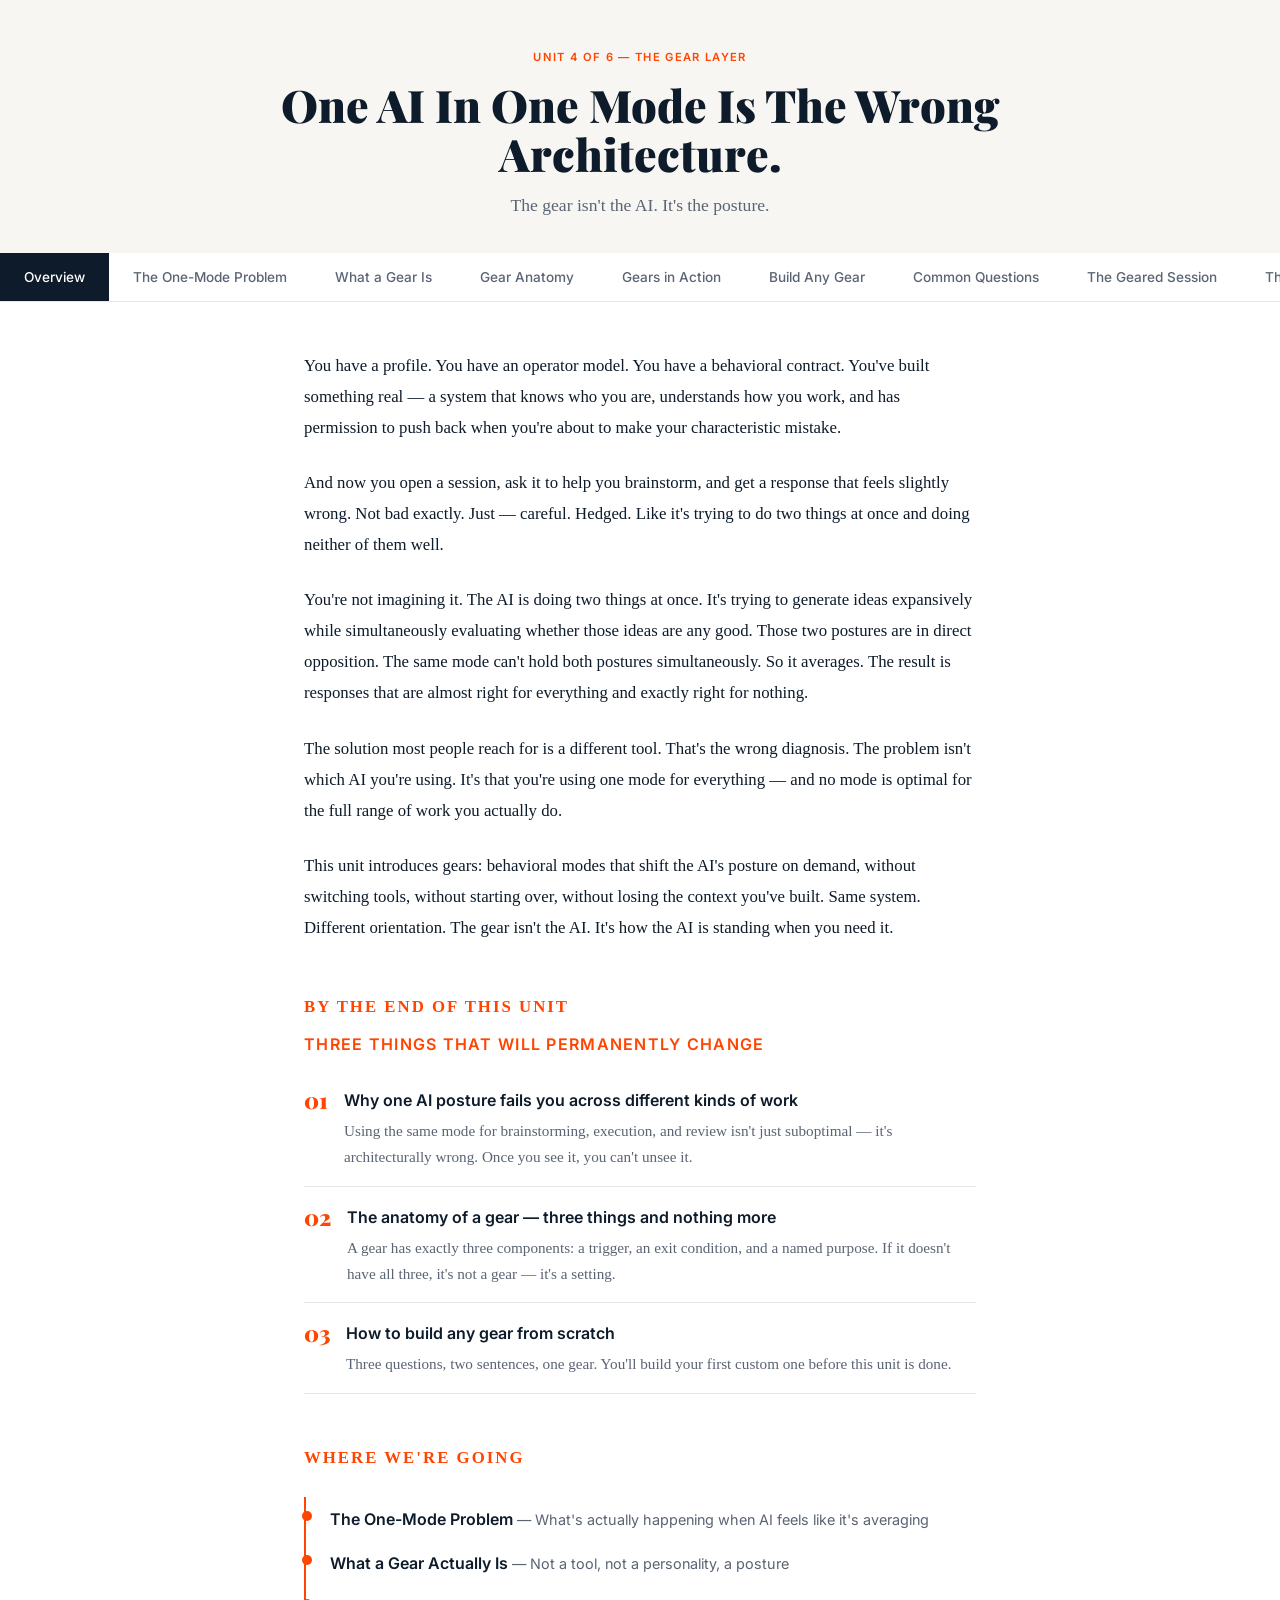
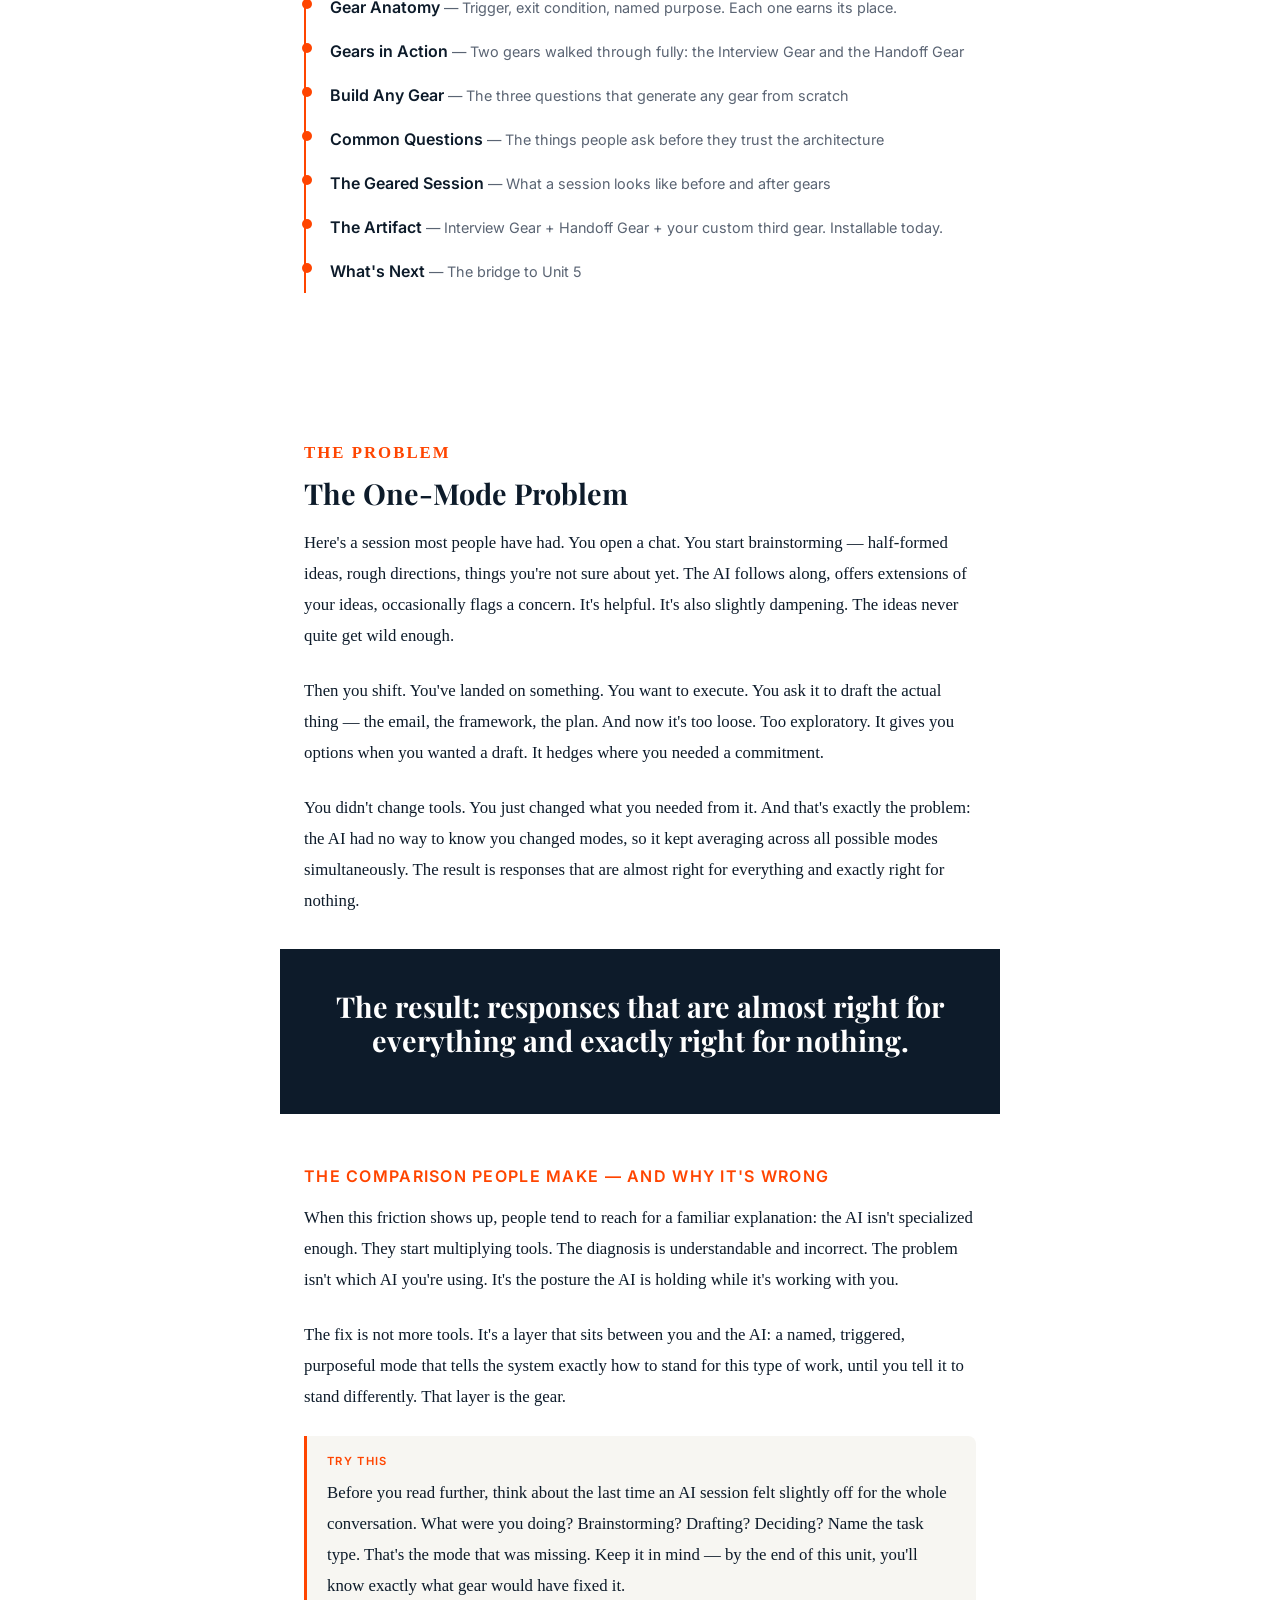
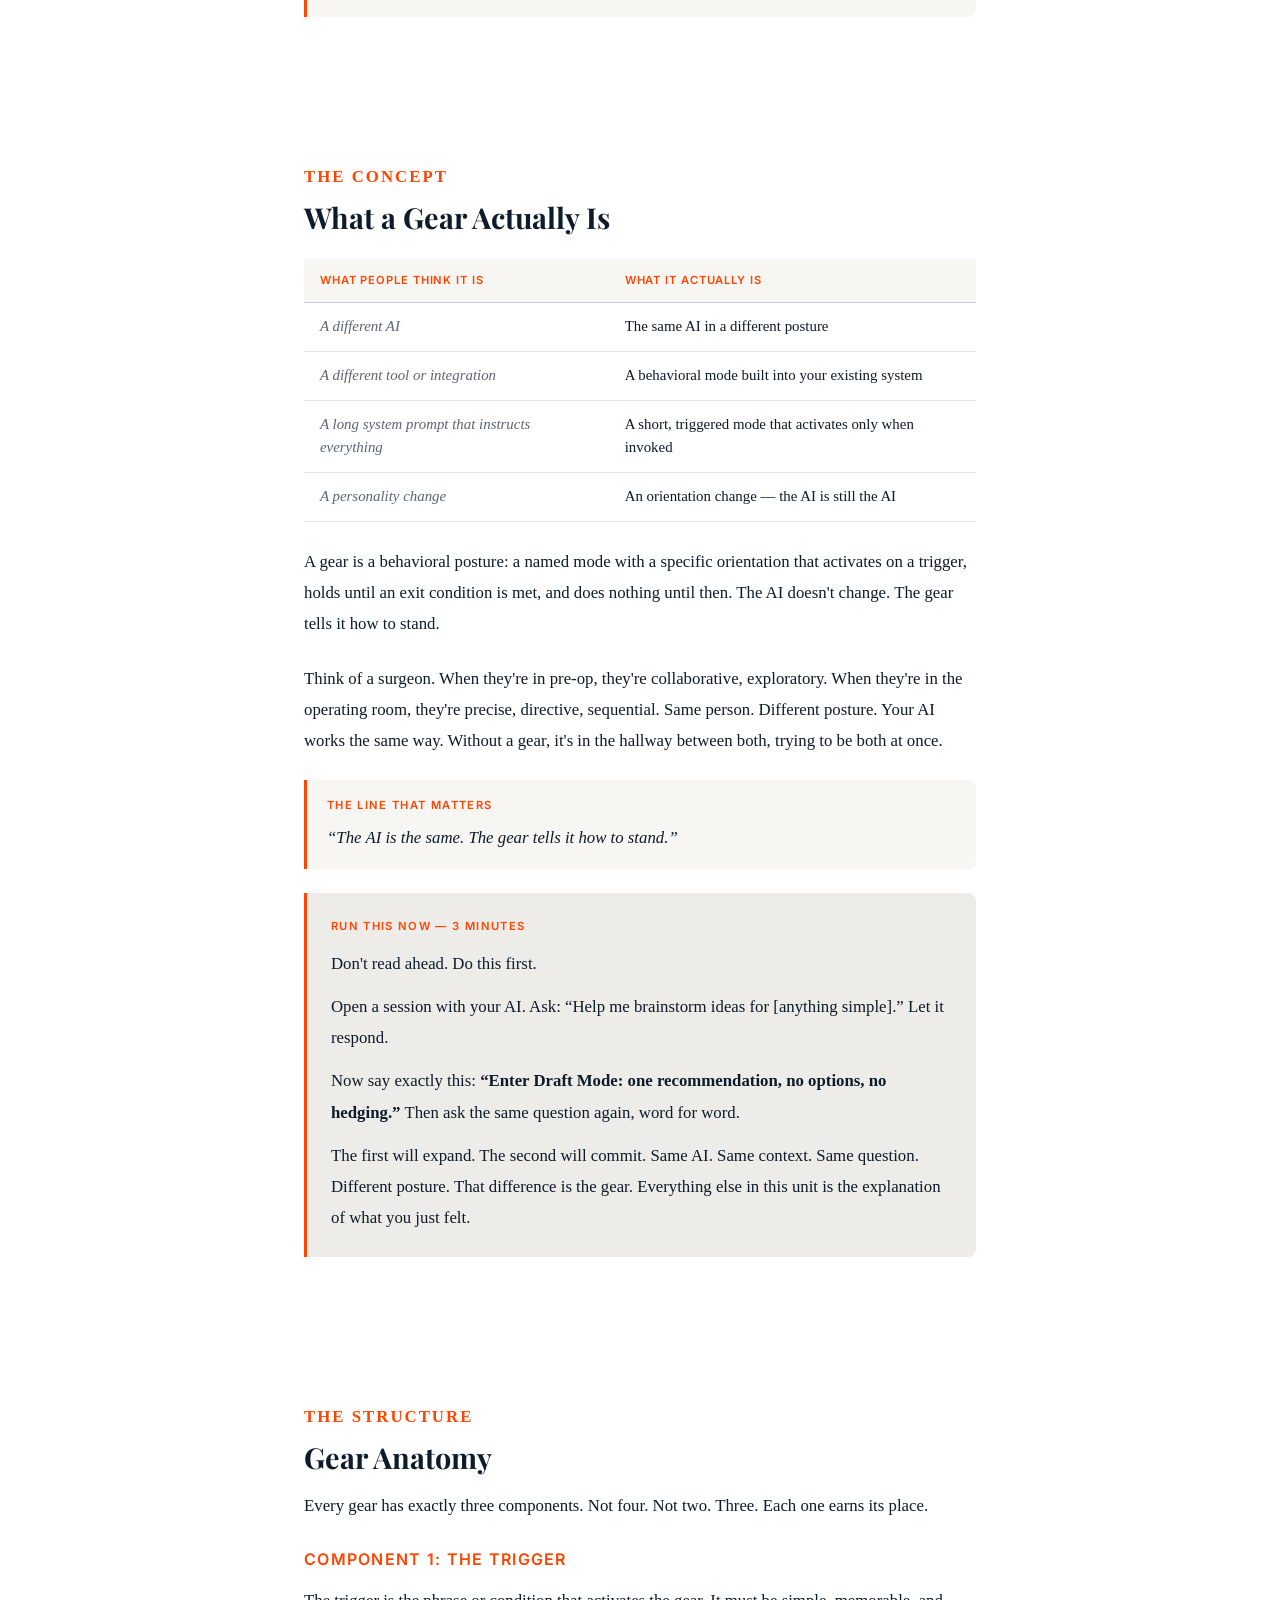
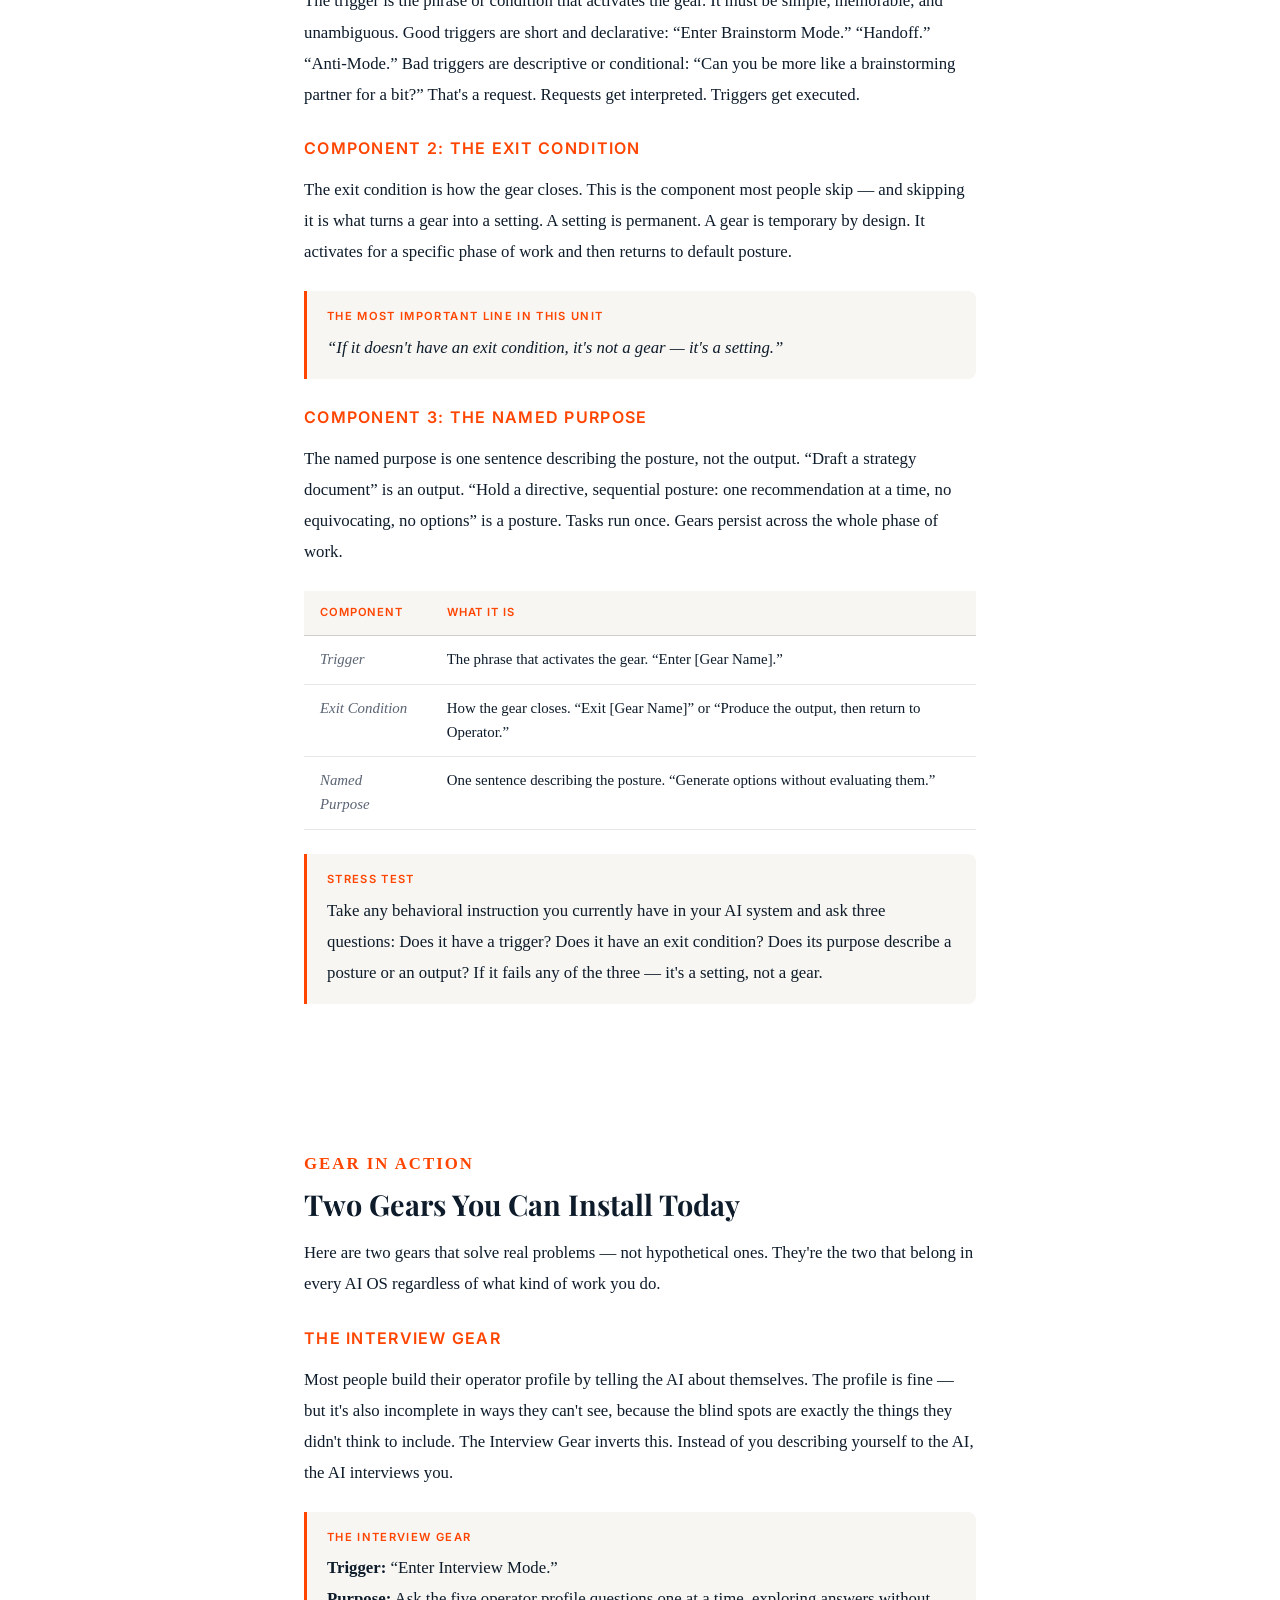
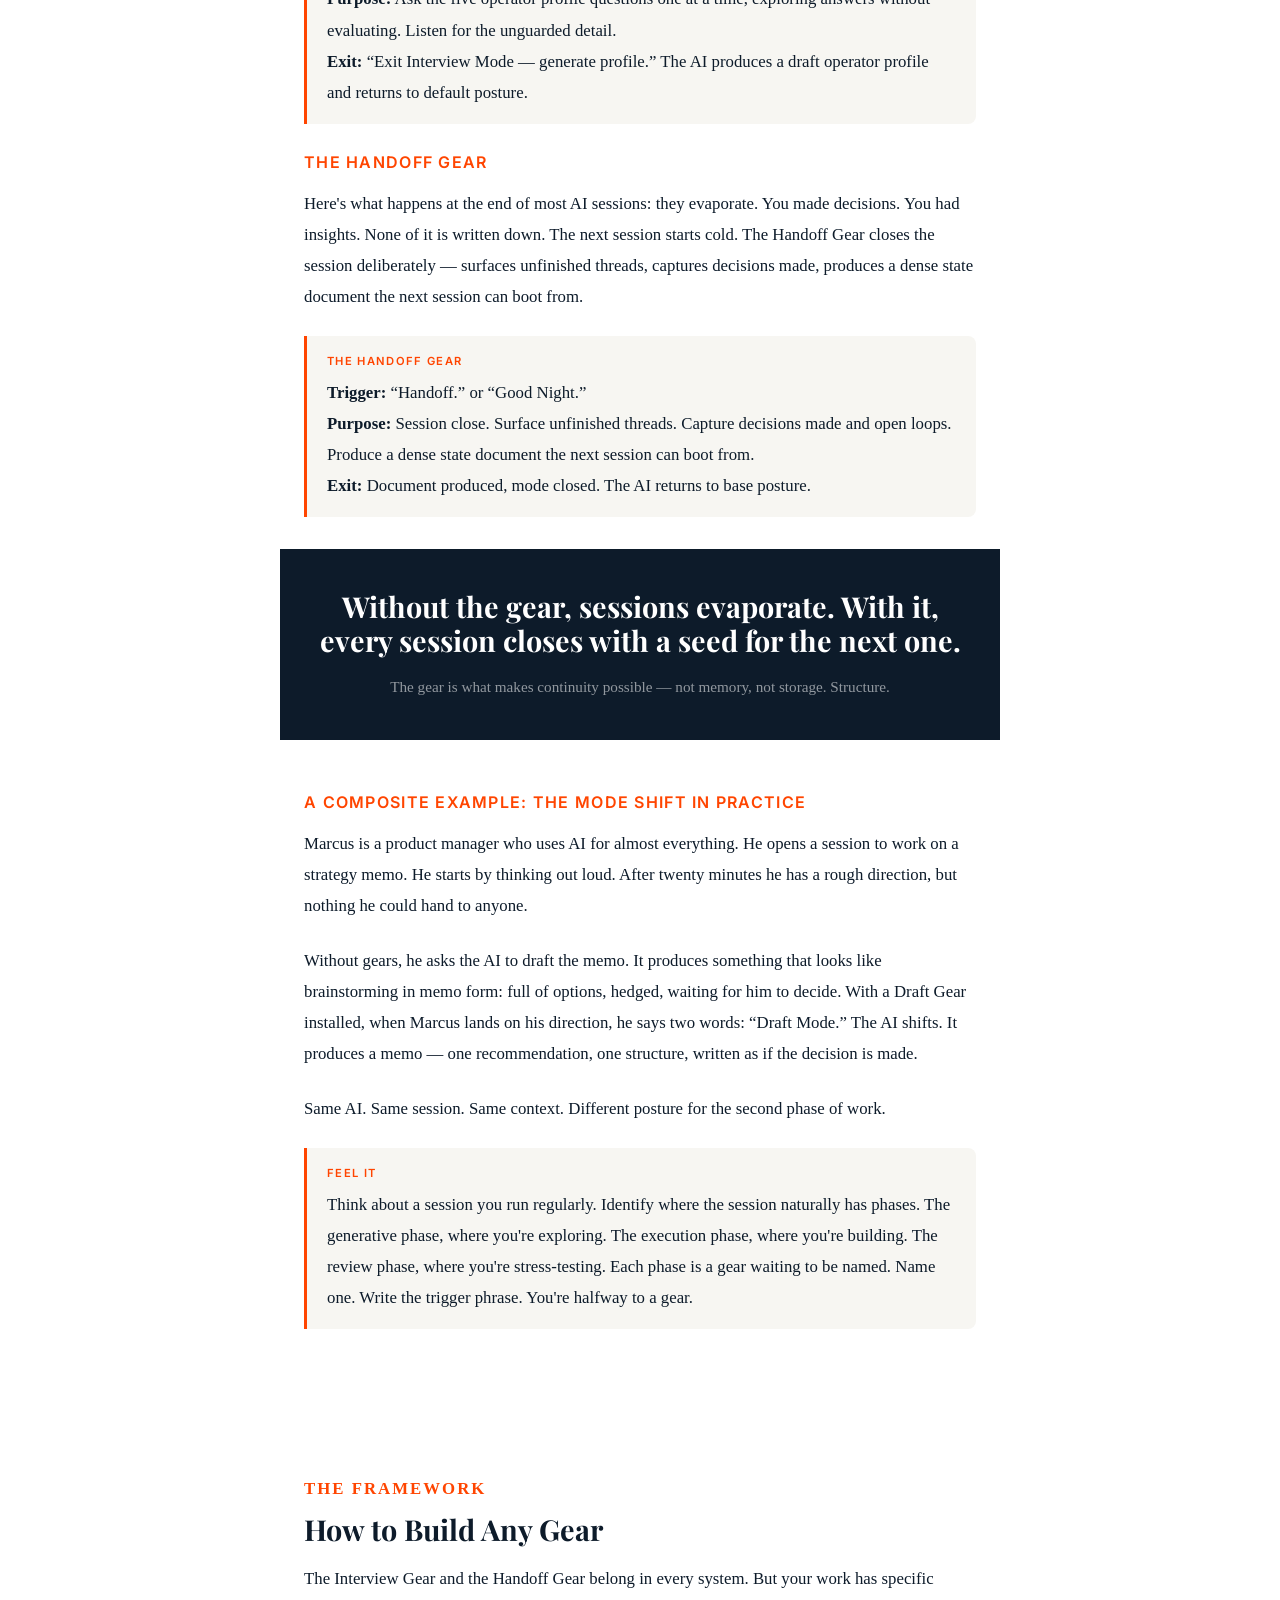
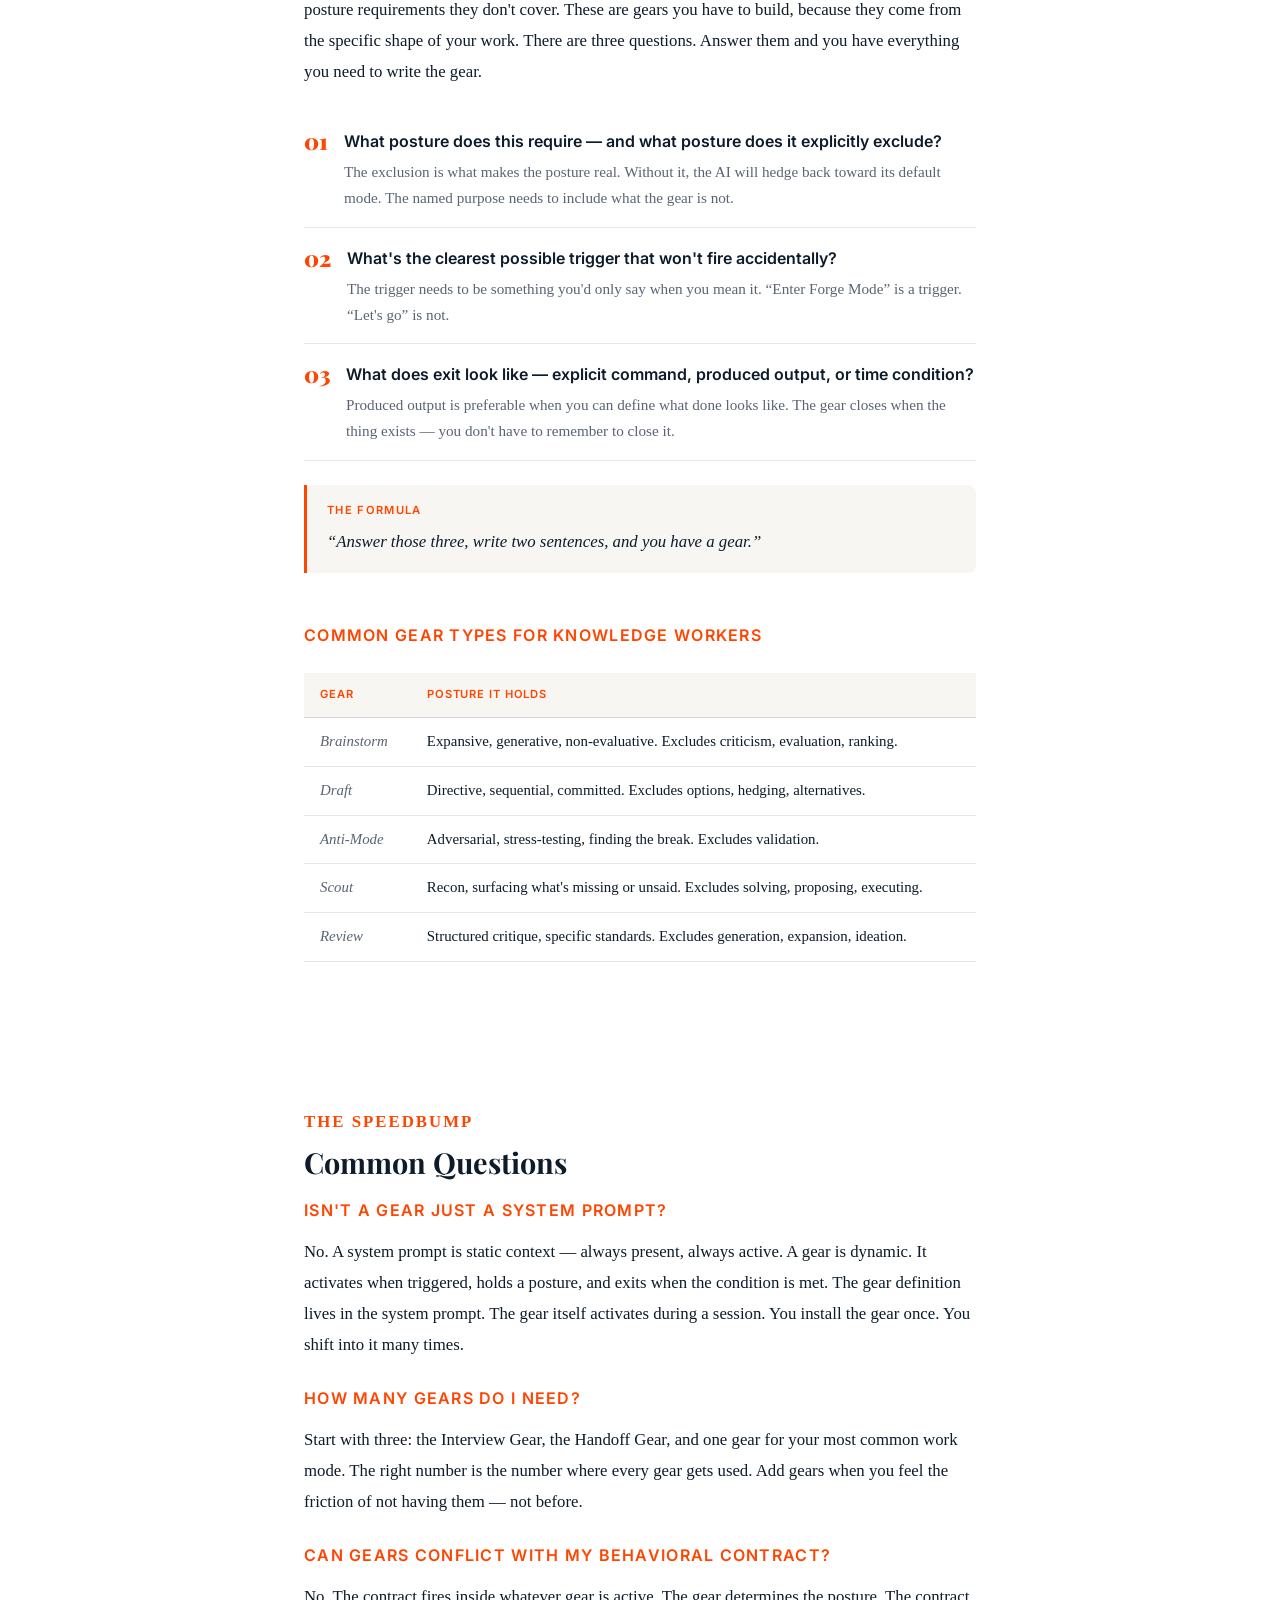
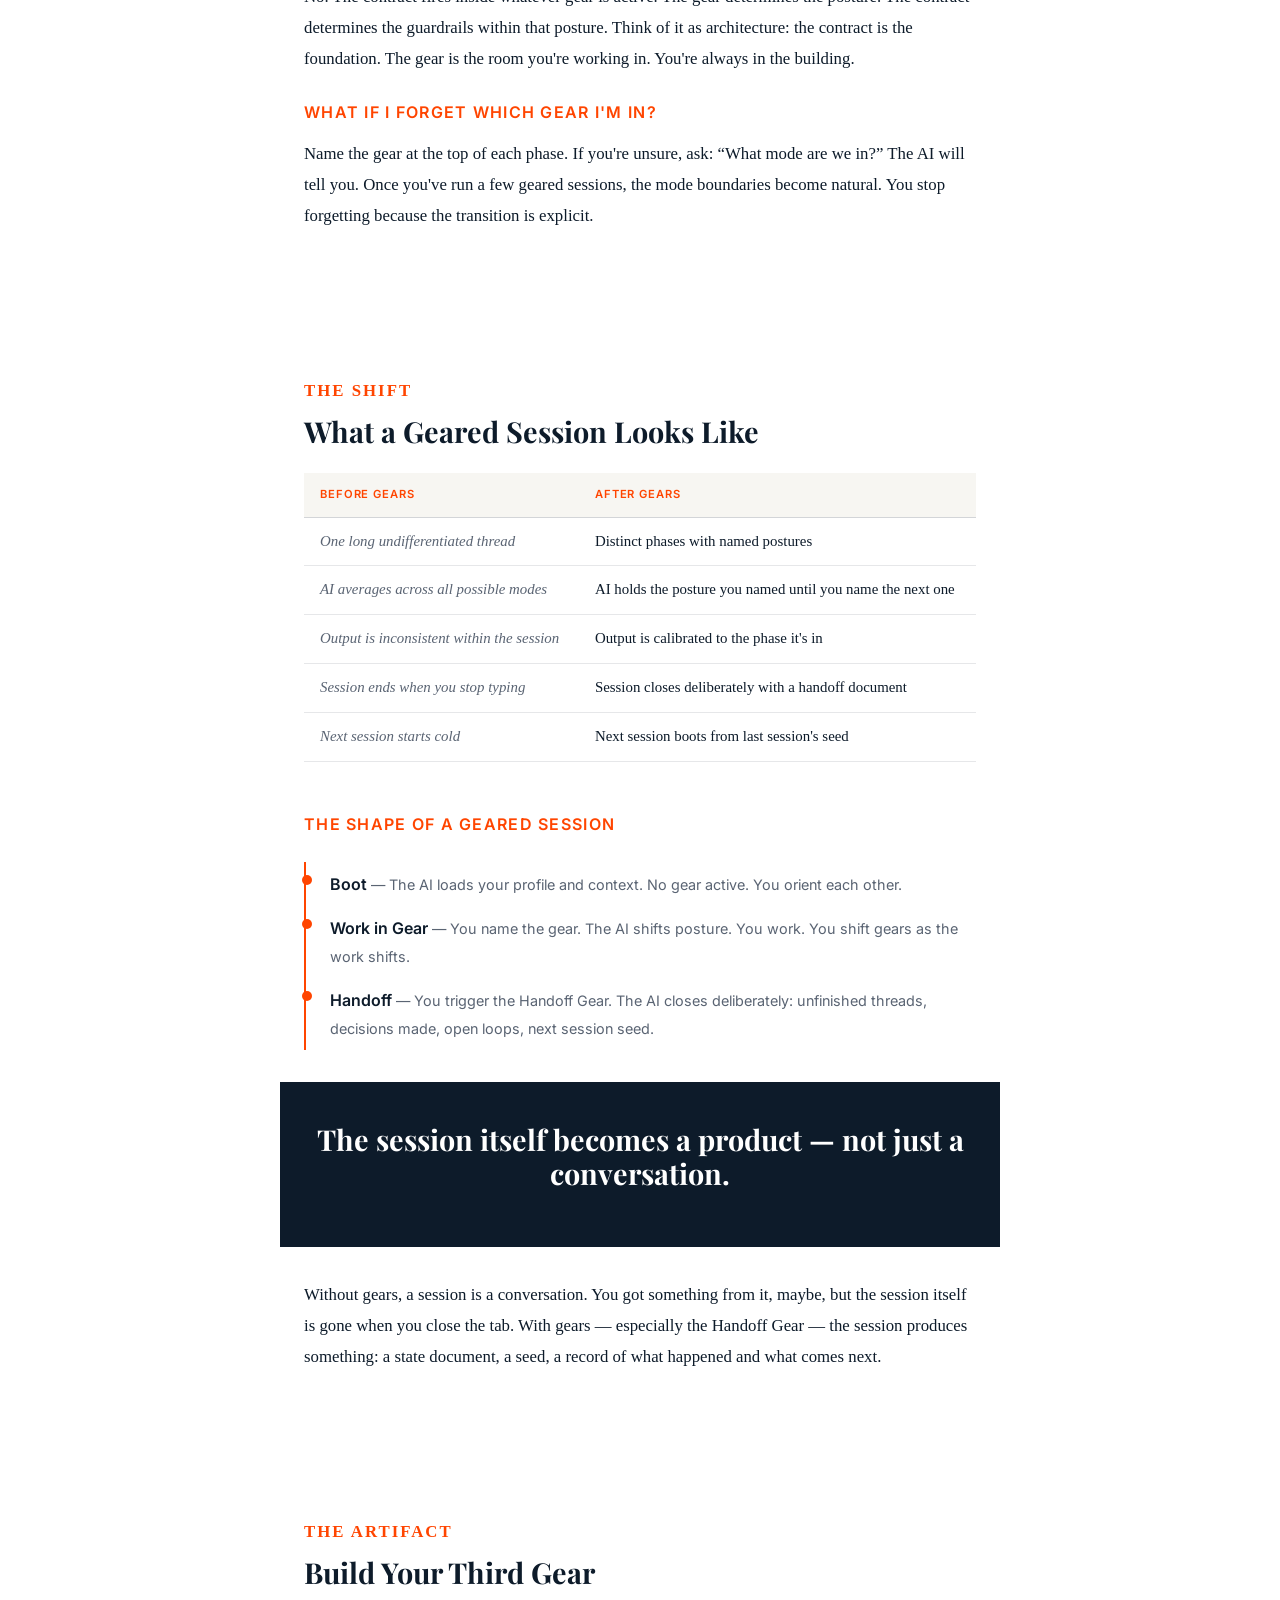
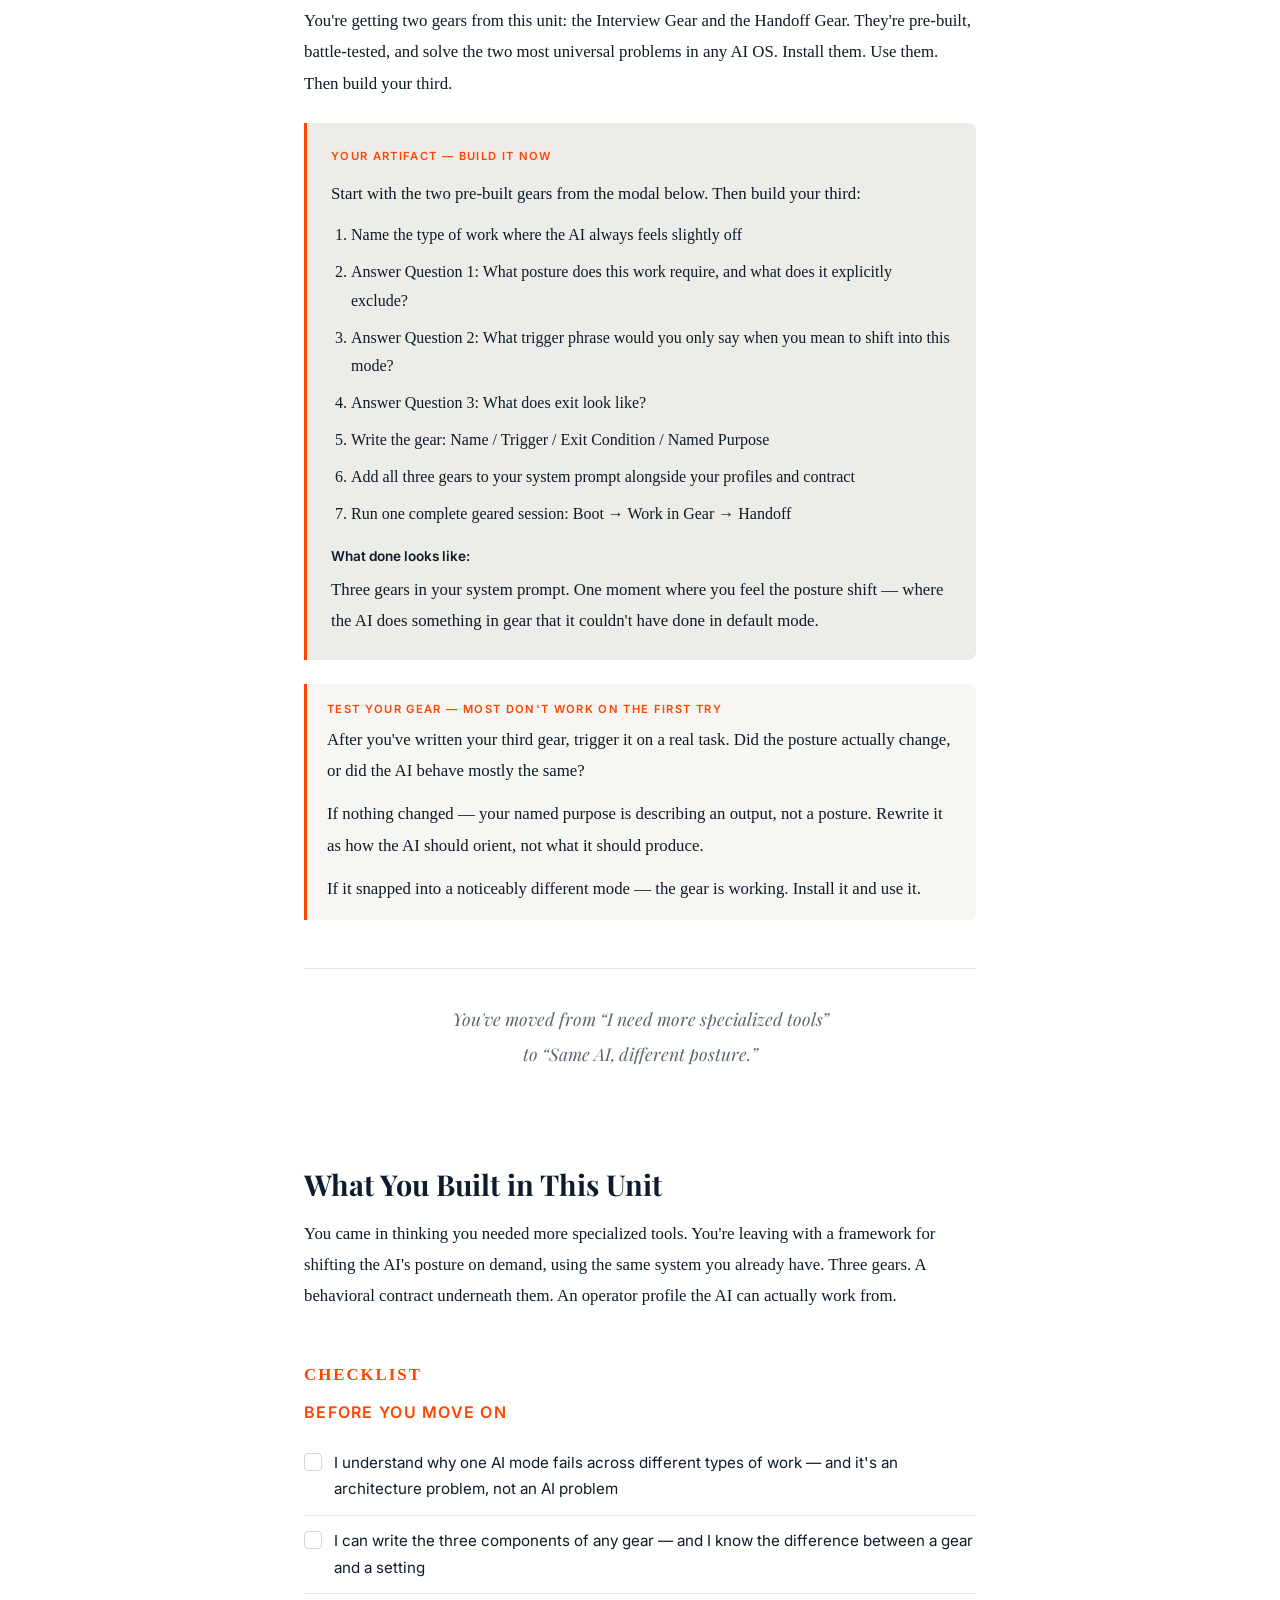
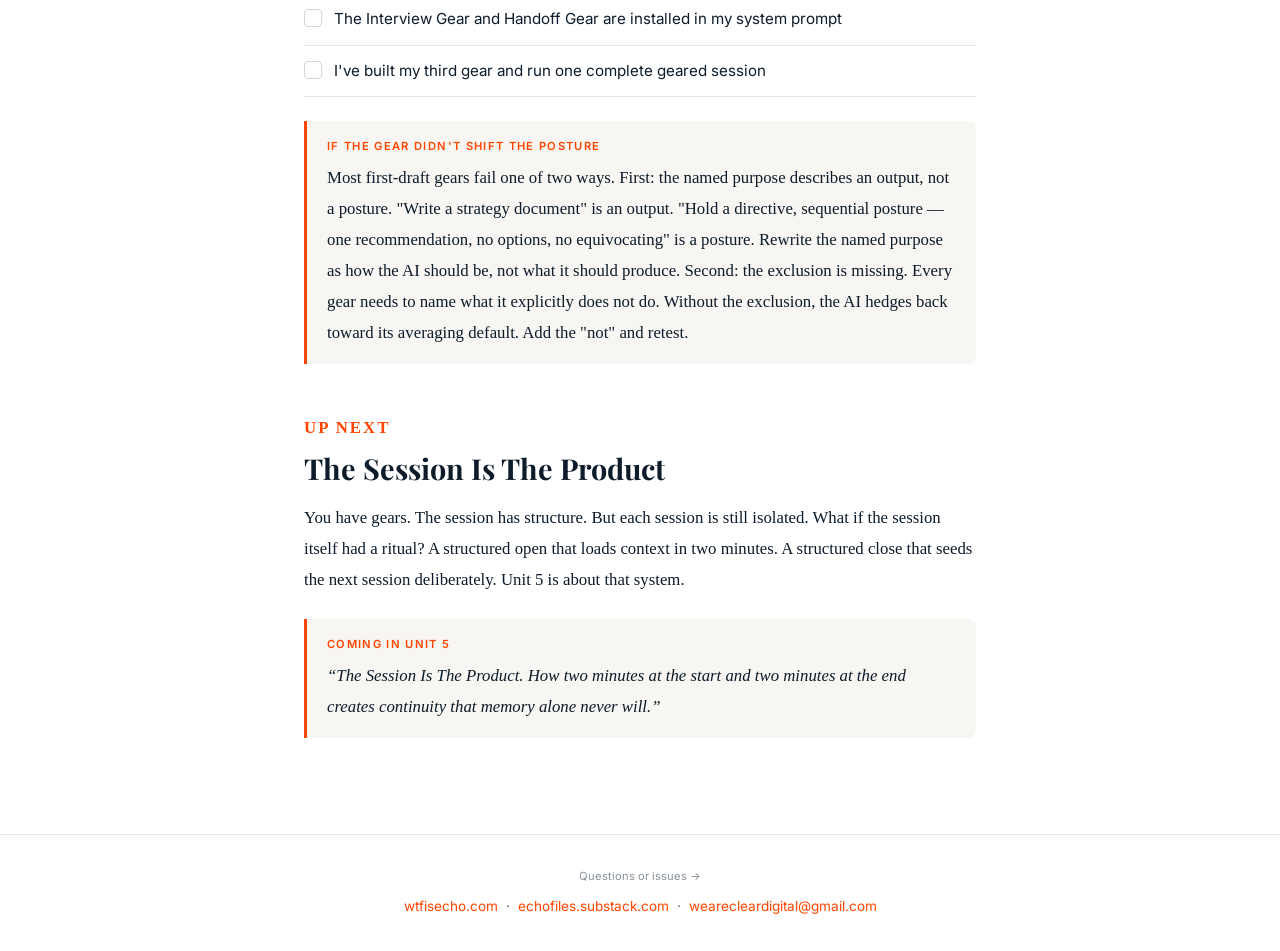
<file: unit-4.html>
<!DOCTYPE html>
<html lang="en">
<head>
  <meta charset="UTF-8">
  <meta name="viewport" content="width=device-width, initial-scale=1.0">
  <title>Unit 4 — The Gear Layer | Build Your AI OS</title>
  <link rel="preconnect" href="https://fonts.googleapis.com">
  <link rel="preconnect" href="https://fonts.gstatic.com" crossorigin>
  <link href="https://fonts.googleapis.com/css2?family=Playfair+Display:ital,wght@0,700;0,900;1,700;1,900&family=Inter:wght@400;500;600&display=swap" rel="stylesheet">
  <link rel="stylesheet" href="course.css">
</head>
<body>
<script>
window.UNIT_DATA = {
  unit: 4,
  nextUnit: 'unit-5.html'
};
</script>

  <div class="unit-title-block">
    <span class="eyebrow">UNIT 4 OF 6 &mdash; THE GEAR LAYER</span>
    <h1>One AI In One Mode Is The Wrong Architecture.</h1>
    <p class="subtitle">The gear isn't the AI. It's the posture.</p>
  </div>

  <nav class="tab-nav">
    <div class="tab-nav-tabs">
      <button class="tab-btn active" data-tab="0">Overview</button>
      <button class="tab-btn" data-tab="1">The One-Mode Problem</button>
      <button class="tab-btn" data-tab="2">What a Gear Is</button>
      <button class="tab-btn" data-tab="3">Gear Anatomy</button>
      <button class="tab-btn" data-tab="4">Gears in Action</button>
      <button class="tab-btn" data-tab="5">Build Any Gear</button>
      <button class="tab-btn" data-tab="6">Common Questions</button>
      <button class="tab-btn" data-tab="7">The Geared Session</button>
      <button class="tab-btn" data-tab="8">The Artifact</button>
      <button class="tab-btn" data-tab="9">What's Next</button>
      <div class="progress-bar" id="progressBar"></div>
    </div>
  </nav>

  <main>

    <div class="content-area" id="panel-0">
      <div class="section">
        <p class="prose">You have a profile. You have an operator model. You have a behavioral contract. You've built something real — a system that knows who you are, understands how you work, and has permission to push back when you're about to make your characteristic mistake.</p>
        <p class="prose">And now you open a session, ask it to help you brainstorm, and get a response that feels slightly wrong. Not bad exactly. Just — careful. Hedged. Like it's trying to do two things at once and doing neither of them well.</p>
        <p class="prose">You're not imagining it. The AI is doing two things at once. It's trying to generate ideas expansively while simultaneously evaluating whether those ideas are any good. Those two postures are in direct opposition. The same mode can't hold both postures simultaneously. So it averages. The result is responses that are almost right for everything and exactly right for nothing.</p>
        <p class="prose">The solution most people reach for is a different tool. That's the wrong diagnosis. The problem isn't which AI you're using. It's that you're using one mode for everything — and no mode is optimal for the full range of work you actually do.</p>
        <p class="prose">This unit introduces gears: behavioral modes that shift the AI's posture on demand, without switching tools, without starting over, without losing the context you've built. Same system. Different orientation. The gear isn't the AI. It's how the AI is standing when you need it.</p>
      </div>
      <div class="section">
        <p class="section-label">BY THE END OF THIS UNIT</p>
        <h3>THREE THINGS THAT WILL PERMANENTLY CHANGE</h3>
        <div class="num-item"><span class="num-item-num">01</span><div class="num-item-content"><div class="num-item-title">Why one AI posture fails you across different kinds of work</div><div class="num-item-desc">Using the same mode for brainstorming, execution, and review isn't just suboptimal — it's architecturally wrong. Once you see it, you can't unsee it.</div></div></div>
        <div class="num-item"><span class="num-item-num">02</span><div class="num-item-content"><div class="num-item-title">The anatomy of a gear — three things and nothing more</div><div class="num-item-desc">A gear has exactly three components: a trigger, an exit condition, and a named purpose. If it doesn't have all three, it's not a gear — it's a setting.</div></div></div>
        <div class="num-item"><span class="num-item-num">03</span><div class="num-item-content"><div class="num-item-title">How to build any gear from scratch</div><div class="num-item-desc">Three questions, two sentences, one gear. You'll build your first custom one before this unit is done.</div></div></div>
      </div>
      <div class="section">
        <p class="section-label">WHERE WE'RE GOING</p>
        <div class="timeline">
          <div class="timeline-step"><span class="timeline-step-label">The One-Mode Problem</span> <span class="timeline-step-desc">&mdash; What's actually happening when AI feels like it's averaging</span></div>
          <div class="timeline-step"><span class="timeline-step-label">What a Gear Actually Is</span> <span class="timeline-step-desc">&mdash; Not a tool, not a personality, a posture</span></div>
          <div class="timeline-step"><span class="timeline-step-label">Gear Anatomy</span> <span class="timeline-step-desc">&mdash; Trigger, exit condition, named purpose. Each one earns its place.</span></div>
          <div class="timeline-step"><span class="timeline-step-label">Gears in Action</span> <span class="timeline-step-desc">&mdash; Two gears walked through fully: the Interview Gear and the Handoff Gear</span></div>
          <div class="timeline-step"><span class="timeline-step-label">Build Any Gear</span> <span class="timeline-step-desc">&mdash; The three questions that generate any gear from scratch</span></div>
          <div class="timeline-step"><span class="timeline-step-label">Common Questions</span> <span class="timeline-step-desc">&mdash; The things people ask before they trust the architecture</span></div>
          <div class="timeline-step"><span class="timeline-step-label">The Geared Session</span> <span class="timeline-step-desc">&mdash; What a session looks like before and after gears</span></div>
          <div class="timeline-step"><span class="timeline-step-label">The Artifact</span> <span class="timeline-step-desc">&mdash; Interview Gear + Handoff Gear + your custom third gear. Installable today.</span></div>
          <div class="timeline-step"><span class="timeline-step-label">What's Next</span> <span class="timeline-step-desc">&mdash; The bridge to Unit 5</span></div>
        </div>
      </div>
    </div>

    <div class="content-area" id="panel-1">
      <div class="section">
        <p class="section-label">THE PROBLEM</p>
        <h2>The One-Mode Problem</h2>
        <p class="prose">Here's a session most people have had. You open a chat. You start brainstorming — half-formed ideas, rough directions, things you're not sure about yet. The AI follows along, offers extensions of your ideas, occasionally flags a concern. It's helpful. It's also slightly dampening. The ideas never quite get wild enough.</p>
        <p class="prose">Then you shift. You've landed on something. You want to execute. You ask it to draft the actual thing — the email, the framework, the plan. And now it's too loose. Too exploratory. It gives you options when you wanted a draft. It hedges where you needed a commitment.</p>
        <p class="prose">You didn't change tools. You just changed what you needed from it. And that's exactly the problem: the AI had no way to know you changed modes, so it kept averaging across all possible modes simultaneously. The result is responses that are almost right for everything and exactly right for nothing.</p>
        <div class="dark-divider">
          <h2>The result: responses that are almost right for everything and exactly right for nothing.</h2>
        </div>
      </div>
      <div class="section">
        <h3>THE COMPARISON PEOPLE MAKE — AND WHY IT'S WRONG</h3>
        <p class="prose">When this friction shows up, people tend to reach for a familiar explanation: the AI isn't specialized enough. They start multiplying tools. The diagnosis is understandable and incorrect. The problem isn't which AI you're using. It's the posture the AI is holding while it's working with you.</p>
        <p class="prose">The fix is not more tools. It's a layer that sits between you and the AI: a named, triggered, purposeful mode that tells the system exactly how to stand for this type of work, until you tell it to stand differently. That layer is the gear.</p>
        <div class="callout">
          <div class="callout-label">TRY THIS</div>
          <p>Before you read further, think about the last time an AI session felt slightly off for the whole conversation. What were you doing? Brainstorming? Drafting? Deciding? Name the task type. That's the mode that was missing. Keep it in mind — by the end of this unit, you'll know exactly what gear would have fixed it.</p>
        </div>
      </div>
    </div>

    <div class="content-area" id="panel-2">
      <div class="section">
        <p class="section-label">THE CONCEPT</p>
        <h2>What a Gear Actually Is</h2>
        <table class="data-table">
          <thead><tr><th>What people think it is</th><th>What it actually is</th></tr></thead>
          <tbody>
            <tr><td>A different AI</td><td>The same AI in a different posture</td></tr>
            <tr><td>A different tool or integration</td><td>A behavioral mode built into your existing system</td></tr>
            <tr><td>A long system prompt that instructs everything</td><td>A short, triggered mode that activates only when invoked</td></tr>
            <tr><td>A personality change</td><td>An orientation change — the AI is still the AI</td></tr>
          </tbody>
        </table>
        <p class="prose">A gear is a behavioral posture: a named mode with a specific orientation that activates on a trigger, holds until an exit condition is met, and does nothing until then. The AI doesn't change. The gear tells it how to stand.</p>
        <p class="prose">Think of a surgeon. When they're in pre-op, they're collaborative, exploratory. When they're in the operating room, they're precise, directive, sequential. Same person. Different posture. Your AI works the same way. Without a gear, it's in the hallway between both, trying to be both at once.</p>
        <div class="insight"><div class="insight-label">THE LINE THAT MATTERS</div><p class="insight-quote">&ldquo;The AI is the same. The gear tells it how to stand.&rdquo;</p></div>
        <div class="exercise-block">
          <div class="exercise-label">RUN THIS NOW &mdash; 3 MINUTES</div>
          <p style="margin-bottom:0.75rem">Don't read ahead. Do this first.</p>
          <p style="margin-bottom:0.75rem">Open a session with your AI. Ask: &ldquo;Help me brainstorm ideas for [anything simple].&rdquo; Let it respond.</p>
          <p style="margin-bottom:0.75rem">Now say exactly this: <strong>&ldquo;Enter Draft Mode: one recommendation, no options, no hedging.&rdquo;</strong> Then ask the same question again, word for word.</p>
          <p>The first will expand. The second will commit. Same AI. Same context. Same question. Different posture. That difference is the gear. Everything else in this unit is the explanation of what you just felt.</p>
        </div>
      </div>
    </div>

    <div class="content-area" id="panel-3">
      <div class="section">
        <p class="section-label">THE STRUCTURE</p>
        <h2>Gear Anatomy</h2>
        <p class="prose">Every gear has exactly three components. Not four. Not two. Three. Each one earns its place.</p>
        <h3>COMPONENT 1: THE TRIGGER</h3>
        <p class="prose">The trigger is the phrase or condition that activates the gear. It must be simple, memorable, and unambiguous. Good triggers are short and declarative: &ldquo;Enter Brainstorm Mode.&rdquo; &ldquo;Handoff.&rdquo; &ldquo;Anti-Mode.&rdquo; Bad triggers are descriptive or conditional: &ldquo;Can you be more like a brainstorming partner for a bit?&rdquo; That's a request. Requests get interpreted. Triggers get executed.</p>
        <h3>COMPONENT 2: THE EXIT CONDITION</h3>
        <p class="prose">The exit condition is how the gear closes. This is the component most people skip — and skipping it is what turns a gear into a setting. A setting is permanent. A gear is temporary by design. It activates for a specific phase of work and then returns to default posture.</p>
        <div class="insight"><div class="insight-label">THE MOST IMPORTANT LINE IN THIS UNIT</div><p class="insight-quote">&ldquo;If it doesn't have an exit condition, it's not a gear — it's a setting.&rdquo;</p></div>
        <h3>COMPONENT 3: THE NAMED PURPOSE</h3>
        <p class="prose">The named purpose is one sentence describing the posture, not the output. &ldquo;Draft a strategy document&rdquo; is an output. &ldquo;Hold a directive, sequential posture: one recommendation at a time, no equivocating, no options&rdquo; is a posture. Tasks run once. Gears persist across the whole phase of work.</p>
        <table class="data-table">
          <thead><tr><th>Component</th><th>What it is</th></tr></thead>
          <tbody>
            <tr><td>Trigger</td><td>The phrase that activates the gear. &ldquo;Enter [Gear Name].&rdquo;</td></tr>
            <tr><td>Exit Condition</td><td>How the gear closes. &ldquo;Exit [Gear Name]&rdquo; or &ldquo;Produce the output, then return to Operator.&rdquo;</td></tr>
            <tr><td>Named Purpose</td><td>One sentence describing the posture. &ldquo;Generate options without evaluating them.&rdquo;</td></tr>
          </tbody>
        </table>
        <div class="callout">
          <div class="callout-label">STRESS TEST</div>
          <p>Take any behavioral instruction you currently have in your AI system and ask three questions: Does it have a trigger? Does it have an exit condition? Does its purpose describe a posture or an output? If it fails any of the three — it's a setting, not a gear.</p>
        </div>
      </div>
    </div>

    <div class="content-area" id="panel-4">
      <div class="section">
        <p class="section-label">GEAR IN ACTION</p>
        <h2>Two Gears You Can Install Today</h2>
        <p class="prose">Here are two gears that solve real problems — not hypothetical ones. They're the two that belong in every AI OS regardless of what kind of work you do.</p>
        <h3>THE INTERVIEW GEAR</h3>
        <p class="prose">Most people build their operator profile by telling the AI about themselves. The profile is fine — but it's also incomplete in ways they can't see, because the blind spots are exactly the things they didn't think to include. The Interview Gear inverts this. Instead of you describing yourself to the AI, the AI interviews you.</p>
        <div class="callout">
          <div class="callout-label">THE INTERVIEW GEAR</div>
          <p><strong>Trigger:</strong> &ldquo;Enter Interview Mode.&rdquo;<br><strong>Purpose:</strong> Ask the five operator profile questions one at a time, exploring answers without evaluating. Listen for the unguarded detail.<br><strong>Exit:</strong> &ldquo;Exit Interview Mode — generate profile.&rdquo; The AI produces a draft operator profile and returns to default posture.</p>
        </div>
        <h3>THE HANDOFF GEAR</h3>
        <p class="prose">Here's what happens at the end of most AI sessions: they evaporate. You made decisions. You had insights. None of it is written down. The next session starts cold. The Handoff Gear closes the session deliberately — surfaces unfinished threads, captures decisions made, produces a dense state document the next session can boot from.</p>
        <div class="callout">
          <div class="callout-label">THE HANDOFF GEAR</div>
          <p><strong>Trigger:</strong> &ldquo;Handoff.&rdquo; or &ldquo;Good Night.&rdquo;<br><strong>Purpose:</strong> Session close. Surface unfinished threads. Capture decisions made and open loops. Produce a dense state document the next session can boot from.<br><strong>Exit:</strong> Document produced, mode closed. The AI returns to base posture.</p>
        </div>
        <div class="dark-divider">
          <h2>Without the gear, sessions evaporate. With it, every session closes with a seed for the next one.</h2>
          <p>The gear is what makes continuity possible — not memory, not storage. Structure.</p>
        </div>
      </div>
      <div class="section">
        <h3>A COMPOSITE EXAMPLE: THE MODE SHIFT IN PRACTICE</h3>
        <p class="prose">Marcus is a product manager who uses AI for almost everything. He opens a session to work on a strategy memo. He starts by thinking out loud. After twenty minutes he has a rough direction, but nothing he could hand to anyone.</p>
        <p class="prose">Without gears, he asks the AI to draft the memo. It produces something that looks like brainstorming in memo form: full of options, hedged, waiting for him to decide. With a Draft Gear installed, when Marcus lands on his direction, he says two words: &ldquo;Draft Mode.&rdquo; The AI shifts. It produces a memo — one recommendation, one structure, written as if the decision is made.</p>
        <p class="prose">Same AI. Same session. Same context. Different posture for the second phase of work.</p>
        <div class="callout">
          <div class="callout-label">FEEL IT</div>
          <p>Think about a session you run regularly. Identify where the session naturally has phases. The generative phase, where you're exploring. The execution phase, where you're building. The review phase, where you're stress-testing. Each phase is a gear waiting to be named. Name one. Write the trigger phrase. You're halfway to a gear.</p>
        </div>
      </div>
    </div>

    <div class="content-area" id="panel-5">
      <div class="section">
        <p class="section-label">THE FRAMEWORK</p>
        <h2>How to Build Any Gear</h2>
        <p class="prose">The Interview Gear and the Handoff Gear belong in every system. But your work has specific posture requirements they don't cover. These are gears you have to build, because they come from the specific shape of your work. There are three questions. Answer them and you have everything you need to write the gear.</p>
        <div class="num-item"><span class="num-item-num">01</span><div class="num-item-content"><div class="num-item-title">What posture does this require — and what posture does it explicitly exclude?</div><div class="num-item-desc">The exclusion is what makes the posture real. Without it, the AI will hedge back toward its default mode. The named purpose needs to include what the gear is not.</div></div></div>
        <div class="num-item"><span class="num-item-num">02</span><div class="num-item-content"><div class="num-item-title">What's the clearest possible trigger that won't fire accidentally?</div><div class="num-item-desc">The trigger needs to be something you'd only say when you mean it. &ldquo;Enter Forge Mode&rdquo; is a trigger. &ldquo;Let's go&rdquo; is not.</div></div></div>
        <div class="num-item"><span class="num-item-num">03</span><div class="num-item-content"><div class="num-item-title">What does exit look like — explicit command, produced output, or time condition?</div><div class="num-item-desc">Produced output is preferable when you can define what done looks like. The gear closes when the thing exists — you don't have to remember to close it.</div></div></div>
        <div class="insight"><div class="insight-label">THE FORMULA</div><p class="insight-quote">&ldquo;Answer those three, write two sentences, and you have a gear.&rdquo;</p></div>
      </div>
      <div class="section">
        <h3>COMMON GEAR TYPES FOR KNOWLEDGE WORKERS</h3>
        <table class="data-table">
          <thead><tr><th>Gear</th><th>Posture it holds</th></tr></thead>
          <tbody>
            <tr><td>Brainstorm</td><td>Expansive, generative, non-evaluative. Excludes criticism, evaluation, ranking.</td></tr>
            <tr><td>Draft</td><td>Directive, sequential, committed. Excludes options, hedging, alternatives.</td></tr>
            <tr><td>Anti-Mode</td><td>Adversarial, stress-testing, finding the break. Excludes validation.</td></tr>
            <tr><td>Scout</td><td>Recon, surfacing what's missing or unsaid. Excludes solving, proposing, executing.</td></tr>
            <tr><td>Review</td><td>Structured critique, specific standards. Excludes generation, expansion, ideation.</td></tr>
          </tbody>
        </table>
      </div>
    </div>

    <div class="content-area" id="panel-6">
      <div class="section">
        <p class="section-label">THE SPEEDBUMP</p>
        <h2>Common Questions</h2>
        <h3>ISN'T A GEAR JUST A SYSTEM PROMPT?</h3>
        <p class="prose">No. A system prompt is static context — always present, always active. A gear is dynamic. It activates when triggered, holds a posture, and exits when the condition is met. The gear definition lives in the system prompt. The gear itself activates during a session. You install the gear once. You shift into it many times.</p>
        <h3>HOW MANY GEARS DO I NEED?</h3>
        <p class="prose">Start with three: the Interview Gear, the Handoff Gear, and one gear for your most common work mode. The right number is the number where every gear gets used. Add gears when you feel the friction of not having them — not before.</p>
        <h3>CAN GEARS CONFLICT WITH MY BEHAVIORAL CONTRACT?</h3>
        <p class="prose">No. The contract fires inside whatever gear is active. The gear determines the posture. The contract determines the guardrails within that posture. Think of it as architecture: the contract is the foundation. The gear is the room you're working in. You're always in the building.</p>
        <h3>WHAT IF I FORGET WHICH GEAR I'M IN?</h3>
        <p class="prose">Name the gear at the top of each phase. If you're unsure, ask: &ldquo;What mode are we in?&rdquo; The AI will tell you. Once you've run a few geared sessions, the mode boundaries become natural. You stop forgetting because the transition is explicit.</p>
      </div>
    </div>

    <div class="content-area" id="panel-7">
      <div class="section">
        <p class="section-label">THE SHIFT</p>
        <h2>What a Geared Session Looks Like</h2>
        <table class="data-table">
          <thead><tr><th>Before Gears</th><th>After Gears</th></tr></thead>
          <tbody>
            <tr><td>One long undifferentiated thread</td><td>Distinct phases with named postures</td></tr>
            <tr><td>AI averages across all possible modes</td><td>AI holds the posture you named until you name the next one</td></tr>
            <tr><td>Output is inconsistent within the session</td><td>Output is calibrated to the phase it's in</td></tr>
            <tr><td>Session ends when you stop typing</td><td>Session closes deliberately with a handoff document</td></tr>
            <tr><td>Next session starts cold</td><td>Next session boots from last session's seed</td></tr>
          </tbody>
        </table>
      </div>
      <div class="section">
        <h3>THE SHAPE OF A GEARED SESSION</h3>
        <div class="timeline">
          <div class="timeline-step"><span class="timeline-step-label">Boot</span> <span class="timeline-step-desc">&mdash; The AI loads your profile and context. No gear active. You orient each other.</span></div>
          <div class="timeline-step"><span class="timeline-step-label">Work in Gear</span> <span class="timeline-step-desc">&mdash; You name the gear. The AI shifts posture. You work. You shift gears as the work shifts.</span></div>
          <div class="timeline-step"><span class="timeline-step-label">Handoff</span> <span class="timeline-step-desc">&mdash; You trigger the Handoff Gear. The AI closes deliberately: unfinished threads, decisions made, open loops, next session seed.</span></div>
        </div>
        <div class="dark-divider">
          <h2>The session itself becomes a product — not just a conversation.</h2>
        </div>
        <p class="prose">Without gears, a session is a conversation. You got something from it, maybe, but the session itself is gone when you close the tab. With gears — especially the Handoff Gear — the session produces something: a state document, a seed, a record of what happened and what comes next.</p>
      </div>
    </div>

    <div class="content-area" id="panel-8">
      <div class="section">
        <p class="section-label">THE ARTIFACT</p>
        <h2>Build Your Third Gear</h2>
        <p class="prose">You're getting two gears from this unit: the Interview Gear and the Handoff Gear. They're pre-built, battle-tested, and solve the two most universal problems in any AI OS. Install them. Use them. Then build your third.</p>
        <div class="exercise-block">
          <div class="exercise-label">YOUR ARTIFACT &mdash; BUILD IT NOW</div>
          <p>Start with the two pre-built gears from the modal below. Then build your third:</p>
          <ol>
            <li>Name the type of work where the AI always feels slightly off</li>
            <li>Answer Question 1: What posture does this work require, and what does it explicitly exclude?</li>
            <li>Answer Question 2: What trigger phrase would you only say when you mean to shift into this mode?</li>
            <li>Answer Question 3: What does exit look like?</li>
            <li>Write the gear: Name / Trigger / Exit Condition / Named Purpose</li>
            <li>Add all three gears to your system prompt alongside your profiles and contract</li>
            <li>Run one complete geared session: Boot &rarr; Work in Gear &rarr; Handoff</li>
          </ol>
          <p class="exercise-heading">What done looks like:</p>
          <p>Three gears in your system prompt. One moment where you feel the posture shift — where the AI does something in gear that it couldn't have done in default mode.</p>
        </div>
        <div class="callout" style="margin-top:1.5rem">
          <div class="callout-label">TEST YOUR GEAR &mdash; MOST DON'T WORK ON THE FIRST TRY</div>
          <p style="margin-bottom:0.75rem">After you've written your third gear, trigger it on a real task. Did the posture actually change, or did the AI behave mostly the same?</p>
          <p style="margin-bottom:0.75rem">If nothing changed — your named purpose is describing an output, not a posture. Rewrite it as how the AI should orient, not what it should produce.</p>
          <p style="margin-bottom:0">If it snapped into a noticeably different mode — the gear is working. Install it and use it.</p>
        </div>
      </div>
      <div class="stinger">
        <p>You've moved from &ldquo;I need more specialized tools&rdquo;</p>
        <p>to &ldquo;Same AI, different posture.&rdquo;</p>
      </div>
    </div>

    <div class="content-area" id="panel-9">
      <div class="section">
        <h2>What You Built in This Unit</h2>
        <p class="prose">You came in thinking you needed more specialized tools. You're leaving with a framework for shifting the AI's posture on demand, using the same system you already have. Three gears. A behavioral contract underneath them. An operator profile the AI can actually work from.</p>
      </div>
      <div class="section">
        <p class="section-label">CHECKLIST</p>
        <h3>BEFORE YOU MOVE ON</h3>
        <div id="checklist">
          <div class="checklist-item" data-check="0"><div class="checklist-box"><svg width="12" height="12" viewBox="0 0 12 12" fill="none"><path d="M2 6l3 3 5-5" stroke="currentColor" stroke-width="2" stroke-linecap="round" stroke-linejoin="round"/></svg></div><span class="checklist-text">I understand why one AI mode fails across different types of work — and it's an architecture problem, not an AI problem</span></div>
          <div class="checklist-item" data-check="1"><div class="checklist-box"><svg width="12" height="12" viewBox="0 0 12 12" fill="none"><path d="M2 6l3 3 5-5" stroke="currentColor" stroke-width="2" stroke-linecap="round" stroke-linejoin="round"/></svg></div><span class="checklist-text">I can write the three components of any gear — and I know the difference between a gear and a setting</span></div>
          <div class="checklist-item" data-check="2"><div class="checklist-box"><svg width="12" height="12" viewBox="0 0 12 12" fill="none"><path d="M2 6l3 3 5-5" stroke="currentColor" stroke-width="2" stroke-linecap="round" stroke-linejoin="round"/></svg></div><span class="checklist-text">The Interview Gear and Handoff Gear are installed in my system prompt</span></div>
          <div class="checklist-item" data-check="3"><div class="checklist-box"><svg width="12" height="12" viewBox="0 0 12 12" fill="none"><path d="M2 6l3 3 5-5" stroke="currentColor" stroke-width="2" stroke-linecap="round" stroke-linejoin="round"/></svg></div><span class="checklist-text">I've built my third gear and run one complete geared session</span></div>
        </div>
        <button class="cta-btn" id="markCompleteBtn">Mark complete &rarr;</button>
        <div class="callout" style="margin-top:1.5rem">
          <div class="callout-label">IF THE GEAR DIDN'T SHIFT THE POSTURE</div>
          <p>Most first-draft gears fail one of two ways. First: the named purpose describes an output, not a posture. "Write a strategy document" is an output. "Hold a directive, sequential posture — one recommendation, no options, no equivocating" is a posture. Rewrite the named purpose as how the AI should be, not what it should produce. Second: the exclusion is missing. Every gear needs to name what it explicitly does not do. Without the exclusion, the AI hedges back toward its averaging default. Add the "not" and retest.</p>
        </div>
      </div>
      <div class="section">
        <p class="section-label">UP NEXT</p>
        <h2>The Session Is The Product</h2>
        <p class="prose">You have gears. The session has structure. But each session is still isolated. What if the session itself had a ritual? A structured open that loads context in two minutes. A structured close that seeds the next session deliberately. Unit 5 is about that system.</p>
        <div class="insight"><div class="insight-label">COMING IN UNIT 5</div><p class="insight-quote">&ldquo;The Session Is The Product. How two minutes at the start and two minutes at the end creates continuity that memory alone never will.&rdquo;</p></div>
      </div>
    </div>

  </main>

  <footer class="footer">
    <p class="footer-label">Questions or issues &rarr;</p>
    <p class="footer-links">
      <a href="https://wtfisecho.com" target="_blank" rel="noopener">wtfisecho.com</a> &nbsp;&middot;&nbsp;
      <a href="https://echofiles.substack.com" target="_blank" rel="noopener">echofiles.substack.com</a> &nbsp;&middot;&nbsp;
      <a href="mailto:wearecleardigital@gmail.com">wearecleardigital@gmail.com</a>
    </p>
  </footer>

  <div class="modal-backdrop" id="modalBackdrop">
    <div class="modal" id="modal">
      <button class="modal-close" id="modalClose">&times;</button>
      <div class="modal-eyebrow">YOUR ARTIFACT &mdash; UNIT 4</div>
      <div class="modal-title">Your Three Gears</div>
      <p class="modal-intro">Copy the blank template below. Fill in your third gear using the three questions. Paste all three into your system prompt alongside your profiles and contract from Units 1&ndash;3.</p>
      <div class="callout-label" style="margin-bottom:0.5rem">THE ECHO EXAMPLE (reference only — not for copying)</div>
      <div class="copy-block" style="font-size:0.82rem;margin-bottom:1.5rem;opacity:0.65;pointer-events:none;">INTERVIEW GEAR
Trigger: "Enter Interview Mode."
Purpose: Ask the five operator profile questions one at a time. Explore answers without evaluating.
Exit: "Exit Interview Mode — generate profile."

HANDOFF GEAR
Trigger: "Handoff." or "Good Night."
Purpose: Session close. Surface unfinished threads. Produce a dense state document.
Exit: Document produced, mode closed.</div>
      <div class="callout-label" style="margin-bottom:0.5rem;color:var(--accent)">YOUR TEMPLATE — COPY THIS &darr;</div>
      <div class="copy-block" id="copyBlock">INTERVIEW GEAR
Trigger: "Enter Interview Mode."
Purpose: Ask the five operator profile questions one at a time. Explore answers without evaluating. Listen for the unguarded detail.
Exit: "Exit Interview Mode — generate profile." Produce draft operator profile, return to Operator.

HANDOFF GEAR
Trigger: "Handoff." or "Good Night."
Purpose: Session close. Surface unfinished threads. Capture decisions made and open loops. Produce a dense state document the next session can boot from.
Exit: Document produced, mode closed. Return to base posture.

[GEAR NAME] GEAR
Trigger: "[Your trigger phrase]."
Purpose: [One sentence describing the posture — and what it explicitly excludes.]
Exit: "[Explicit command or produced output that closes the gear.]"</div>
      <button class="cta-btn visible" id="copyBtn">Copy to clipboard &rarr;</button>
      <p class="modal-footer-text">Three gears. Same AI. Every posture your work actually requires.</p>
      <button class="ghost-btn-secondary" id="continueBtn">Continue to Unit 5 &rarr;</button>
    </div>
  </div>

  <script src="course.js"></script>
</body>
</html>
</file>
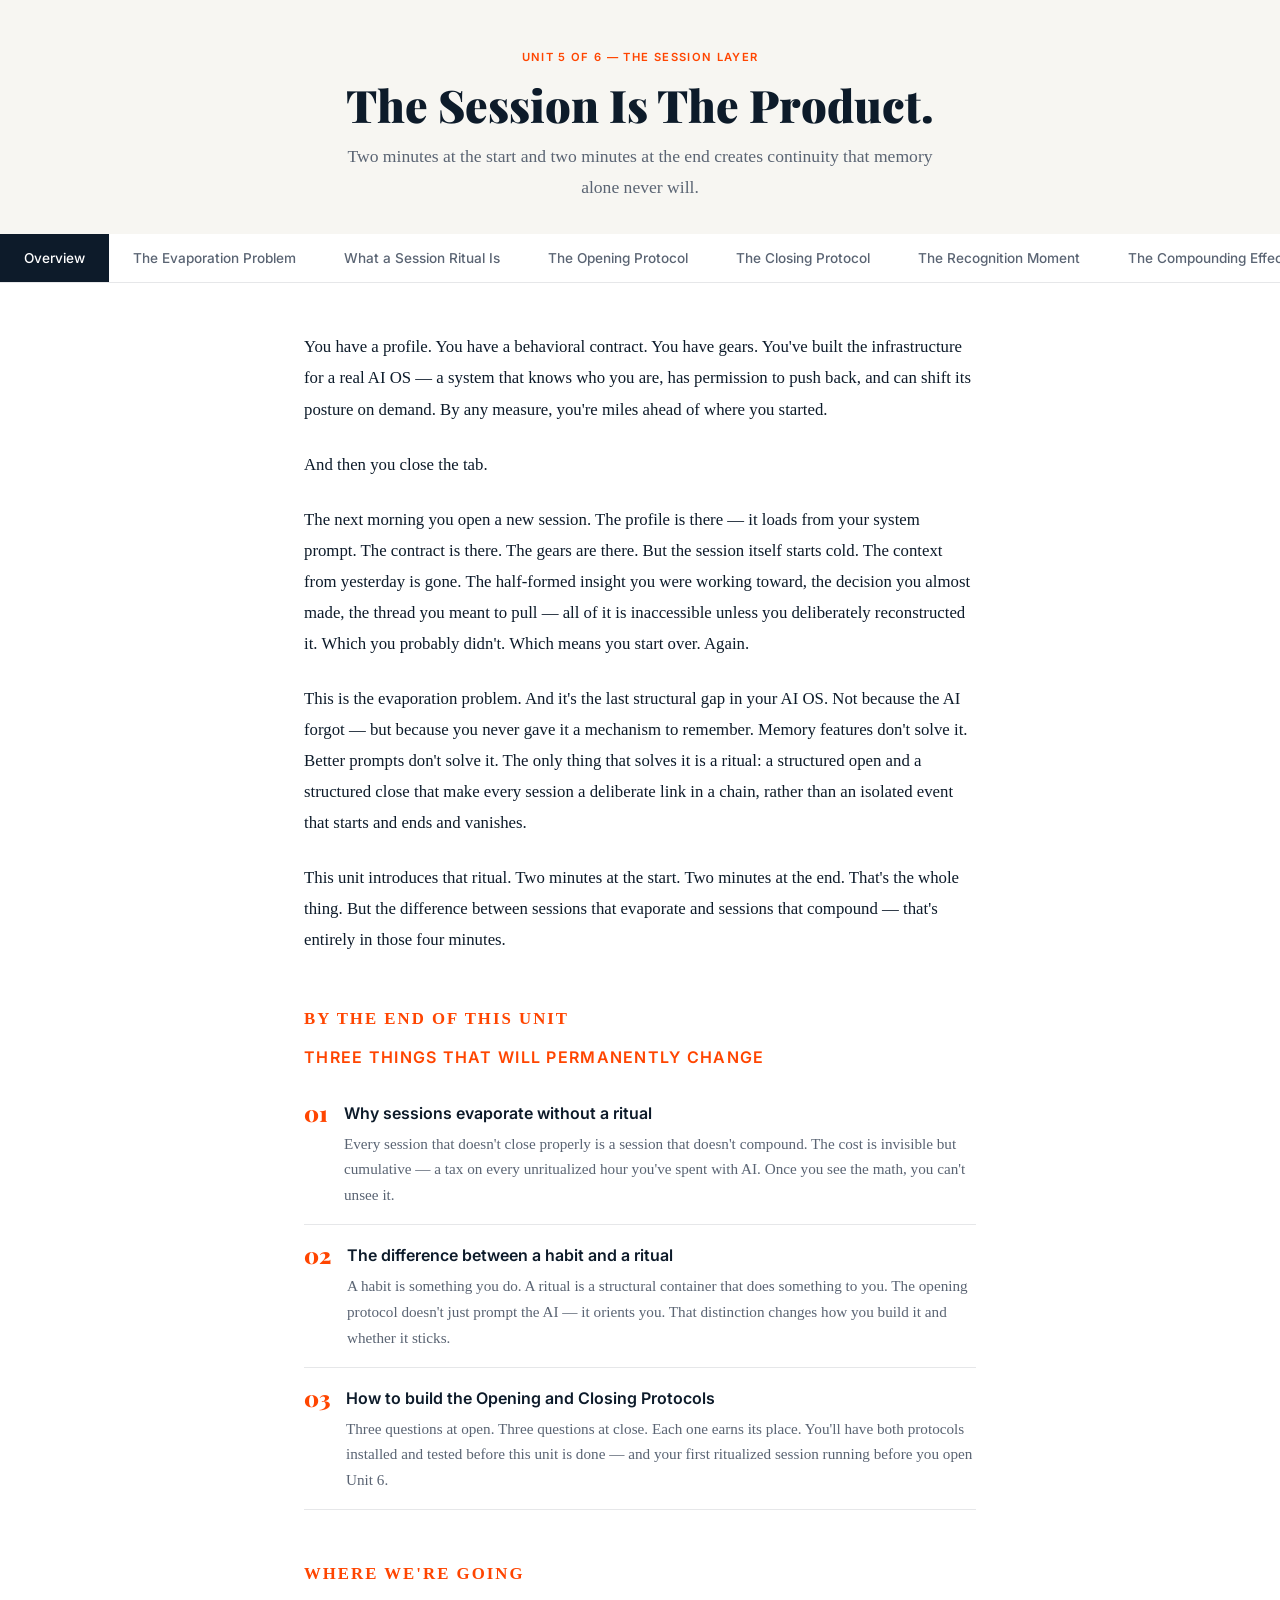
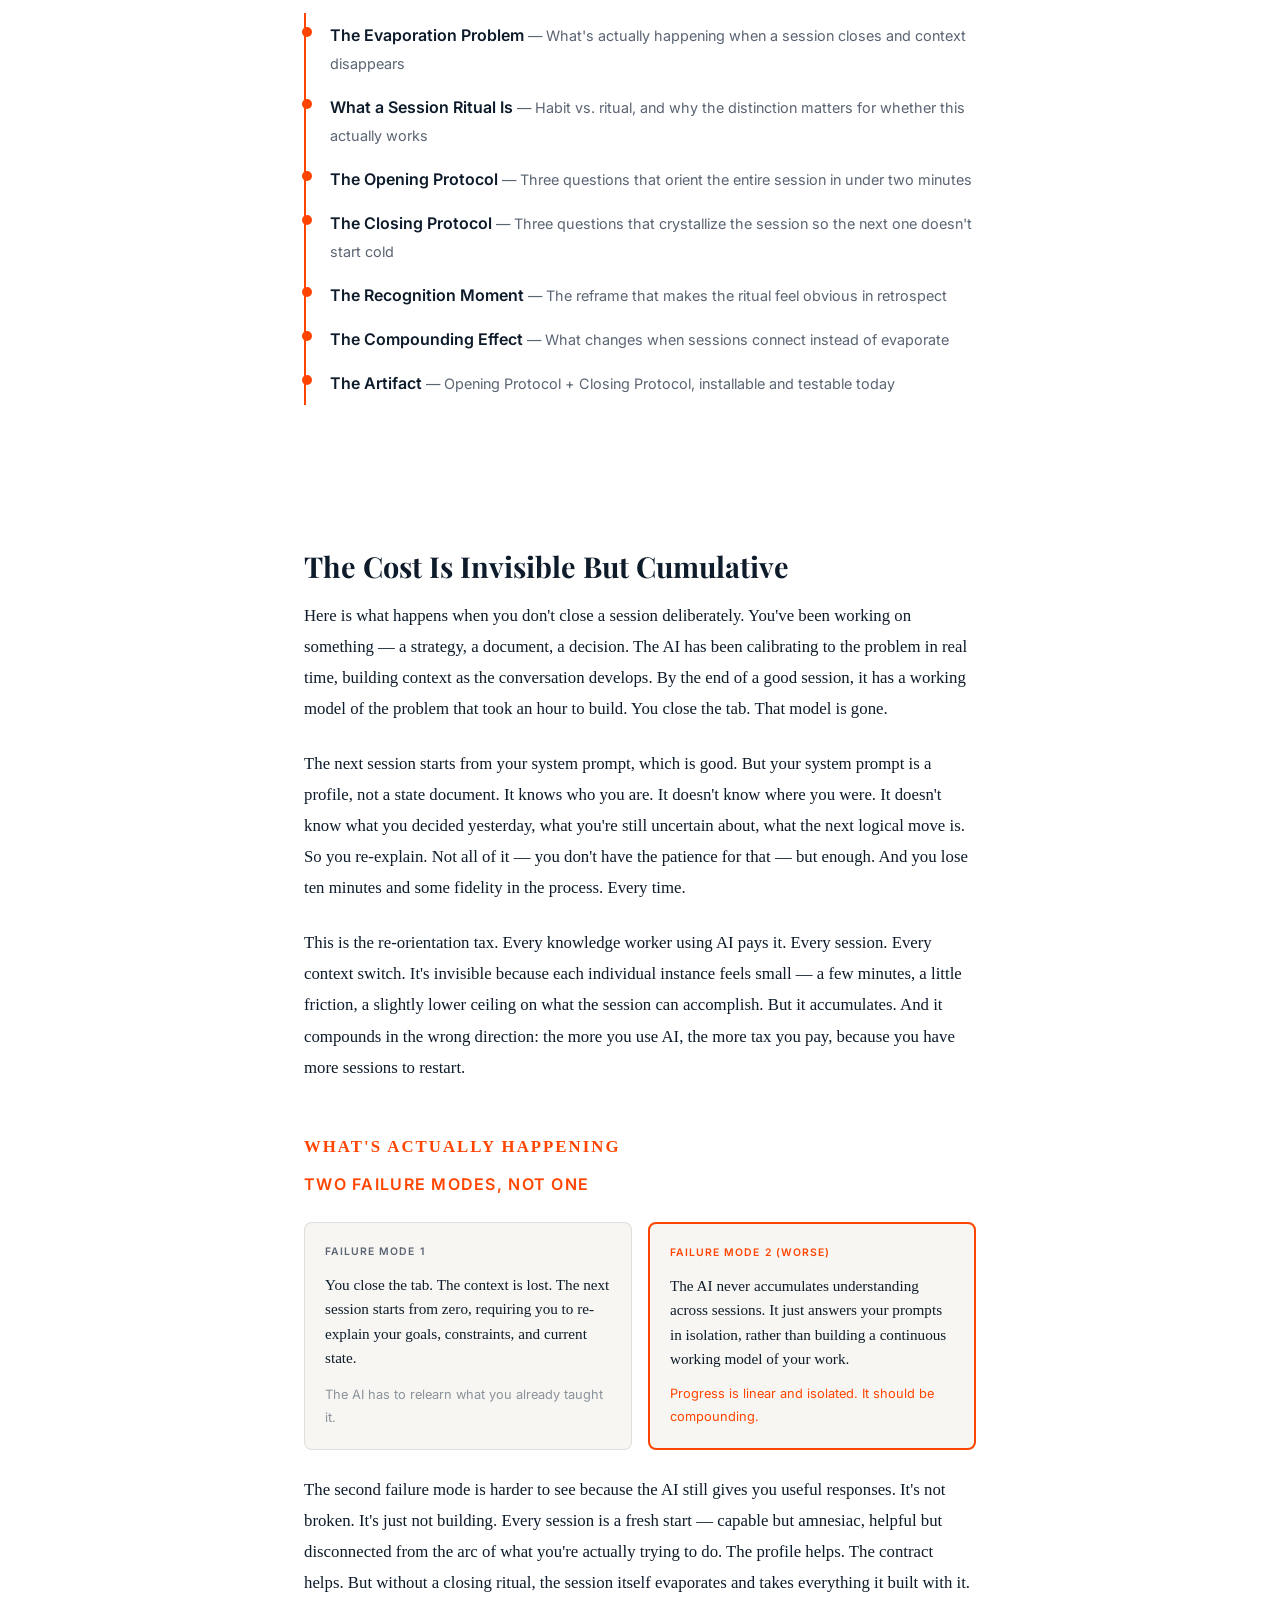
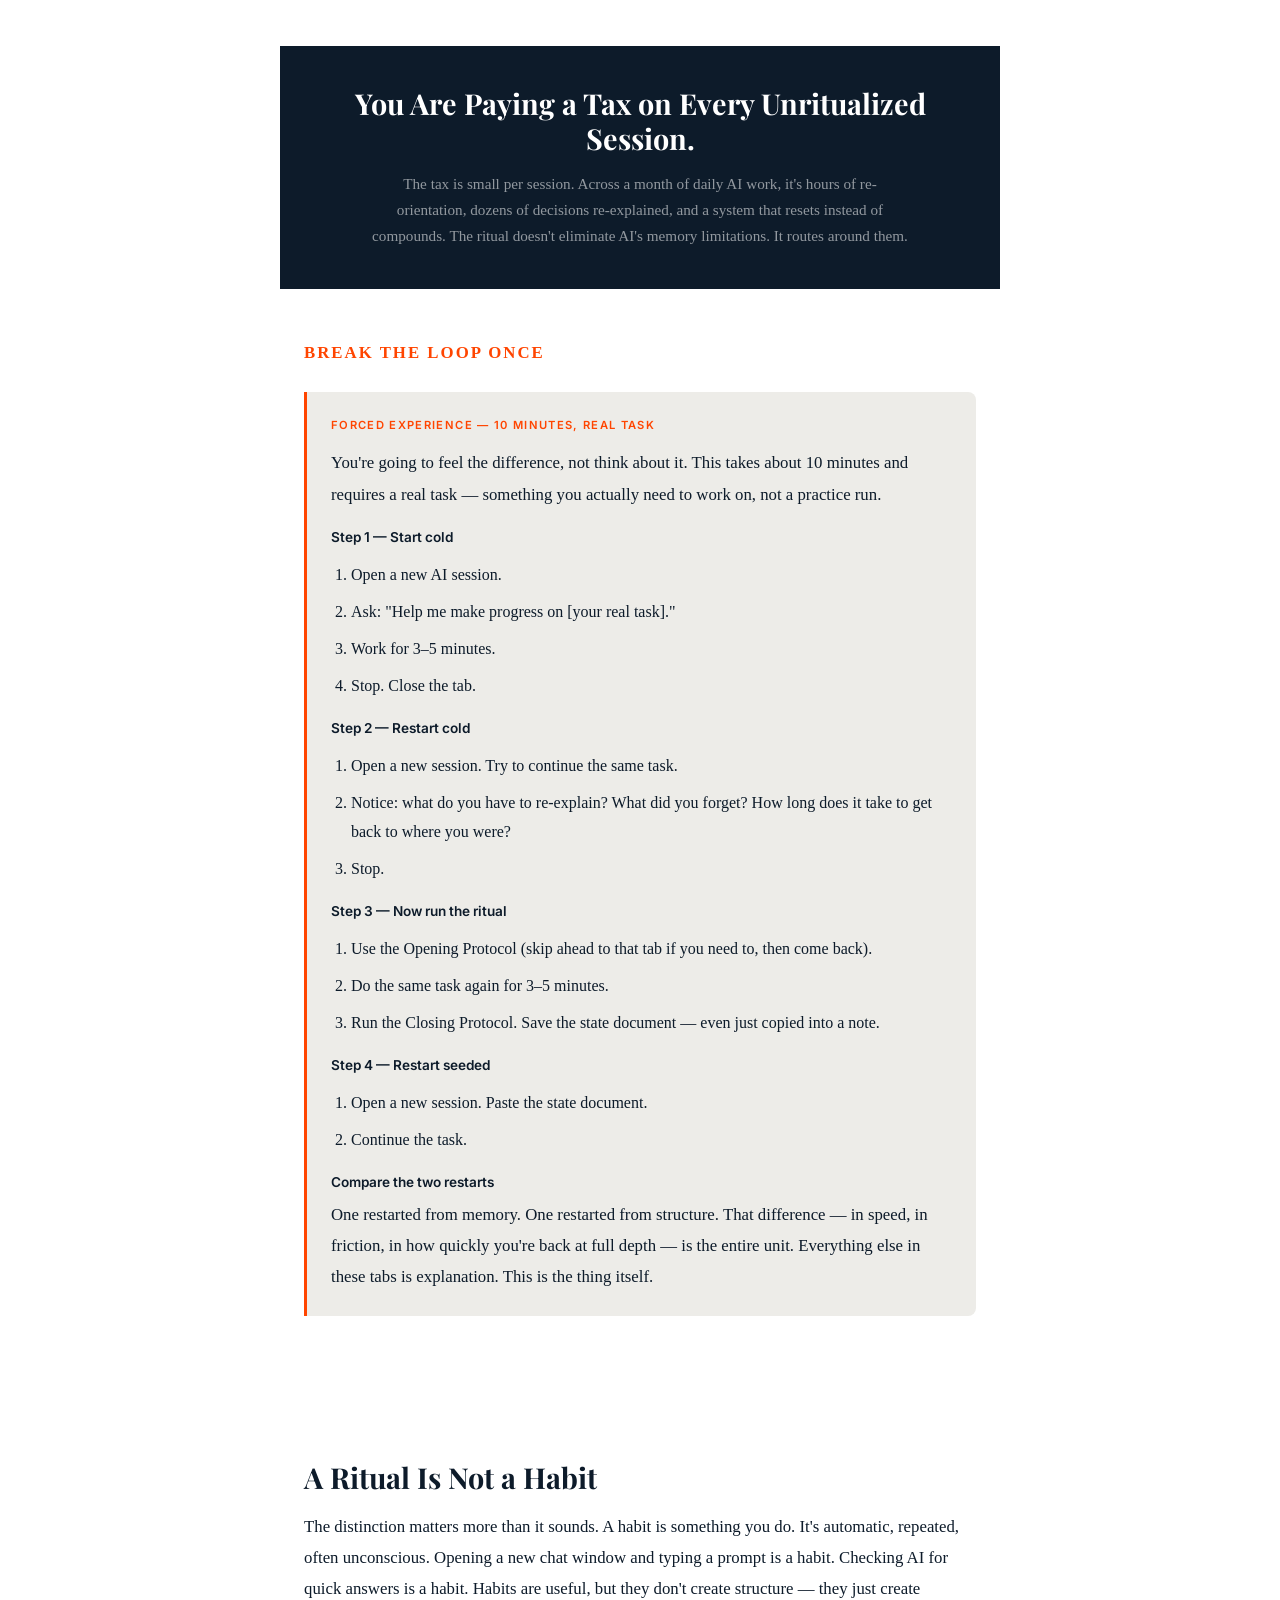
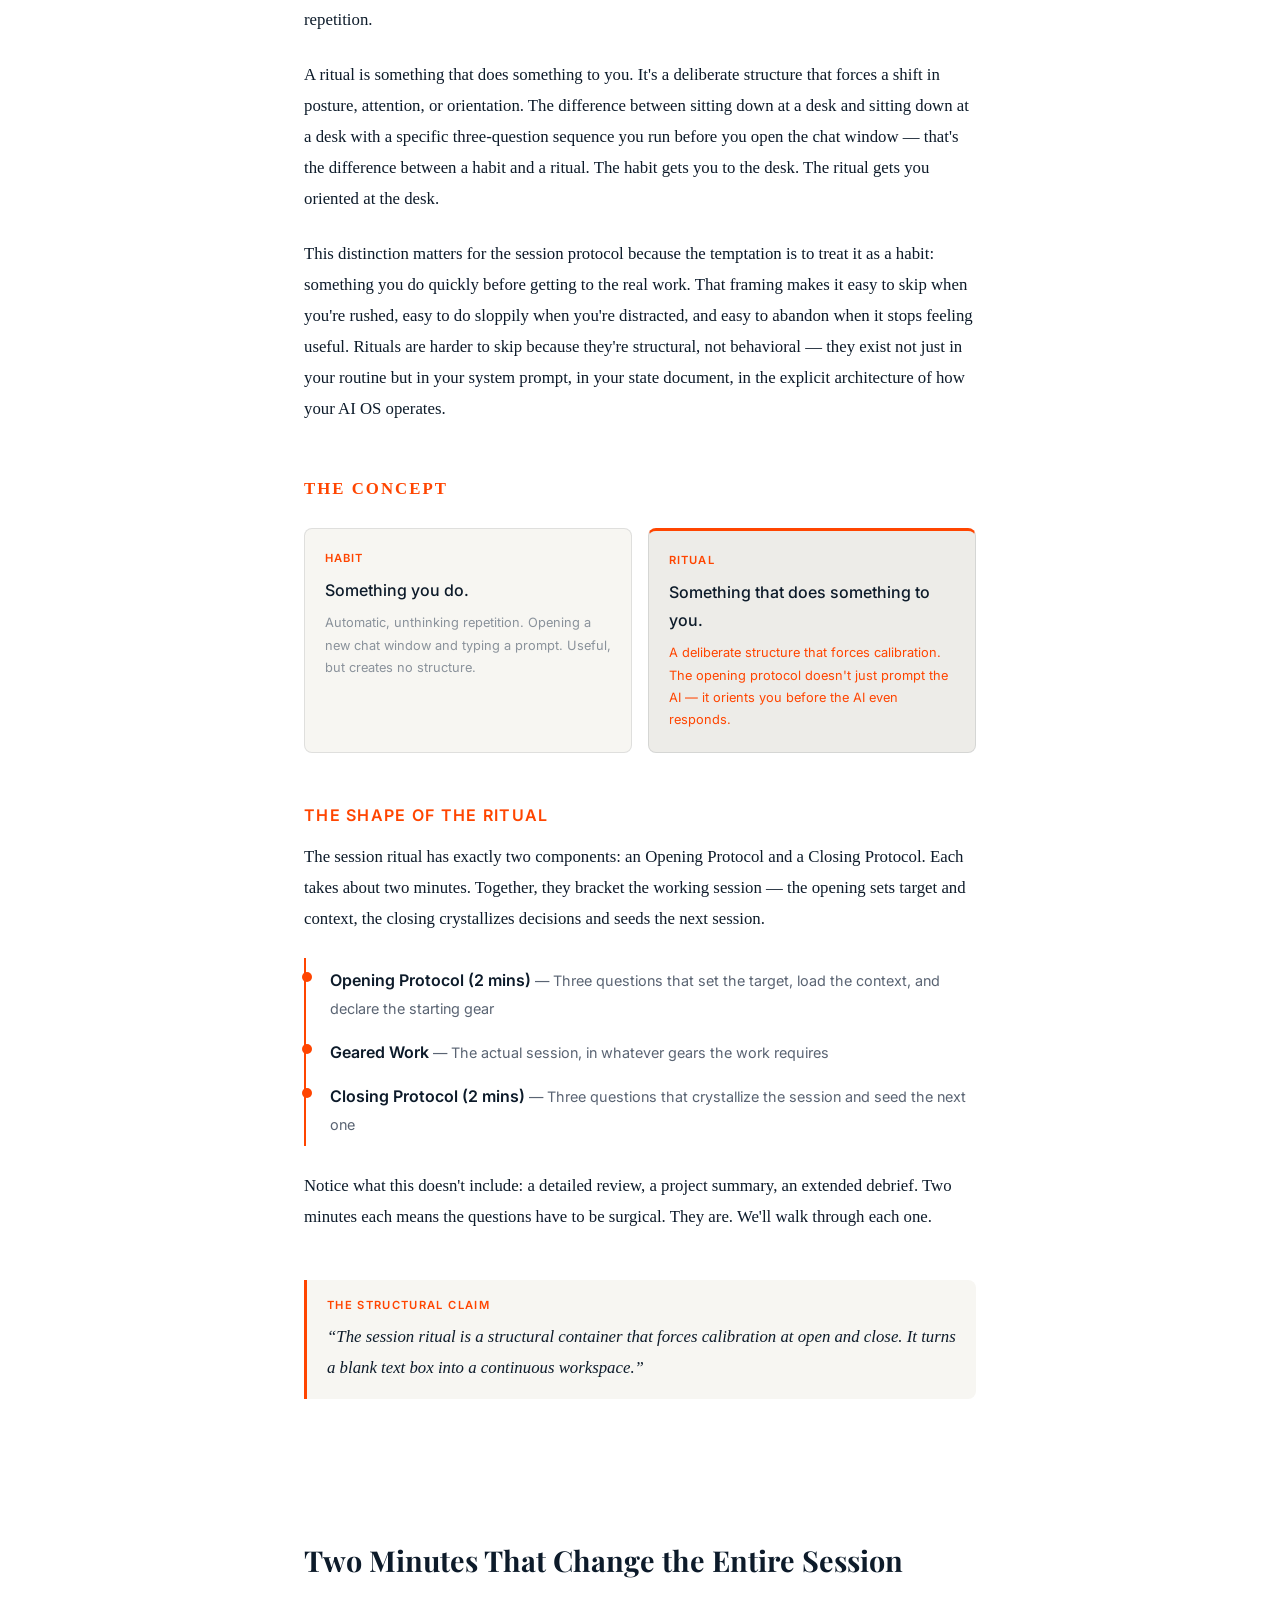
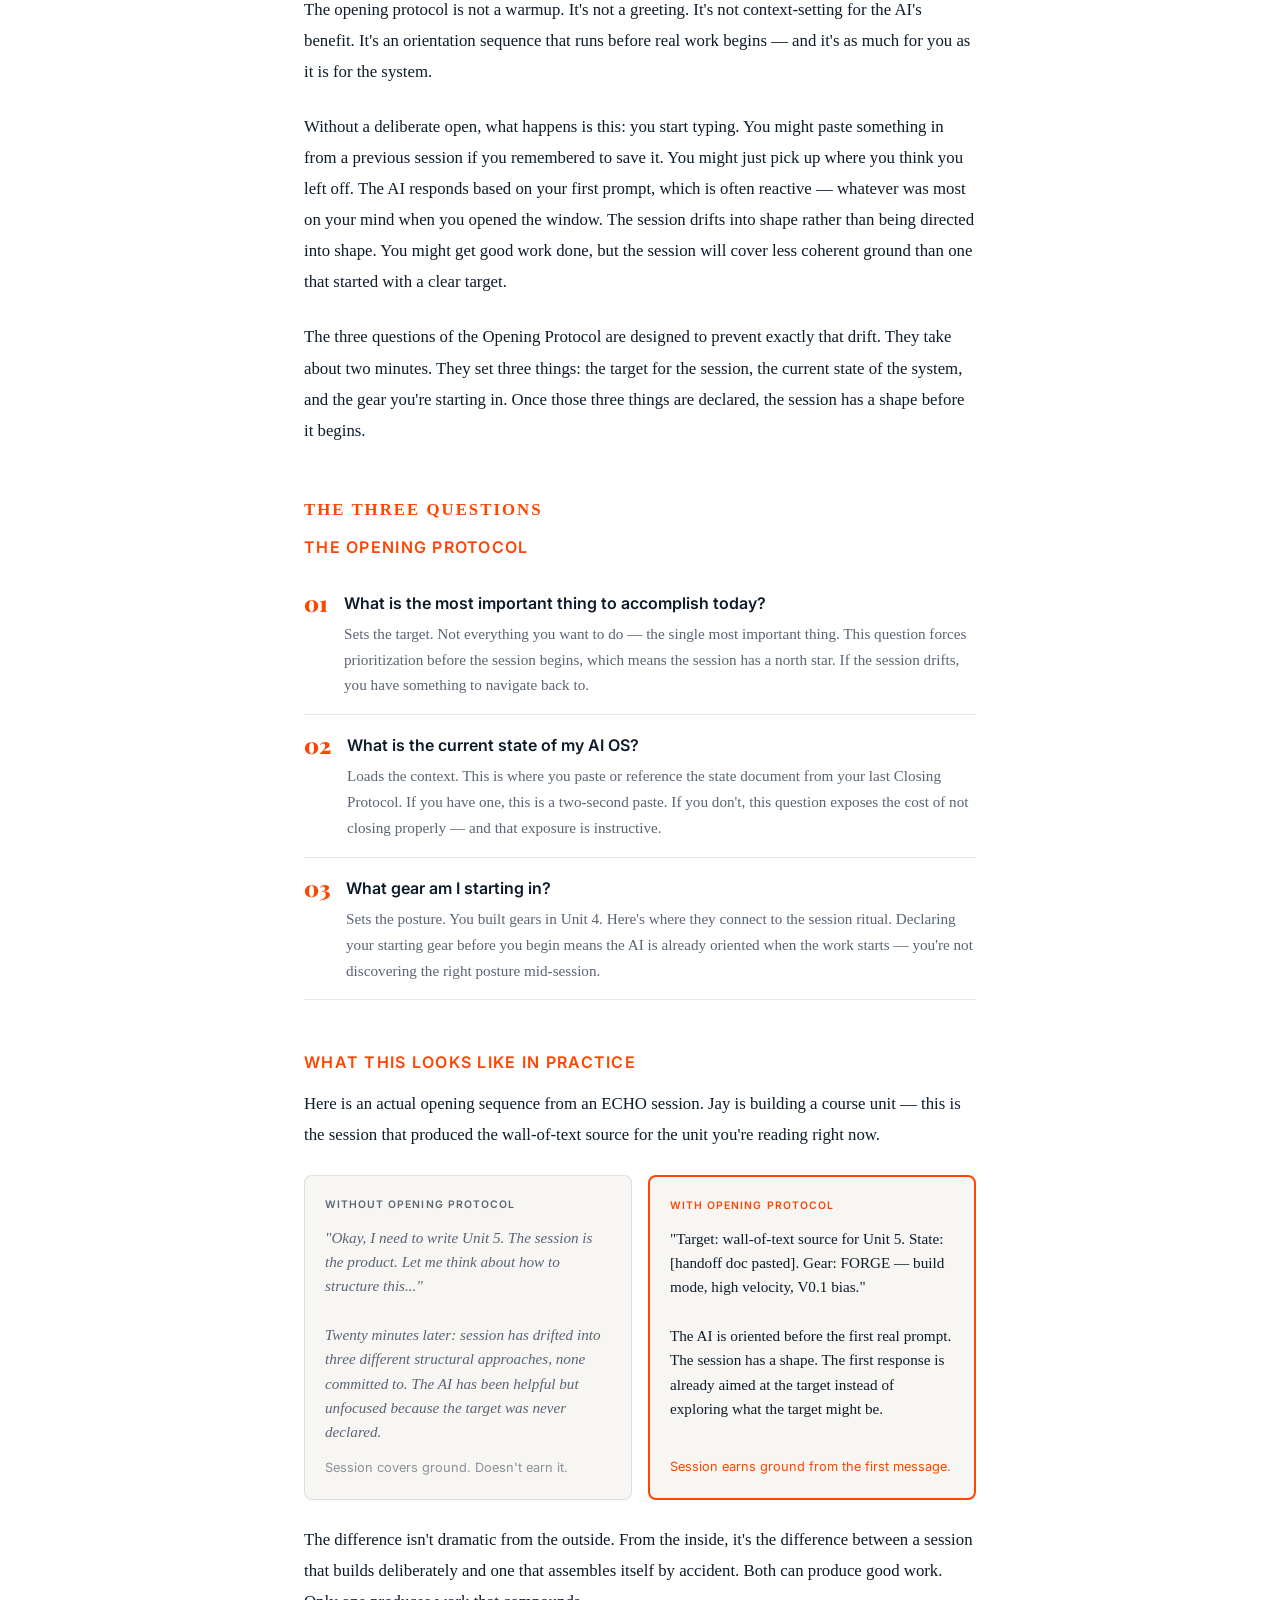
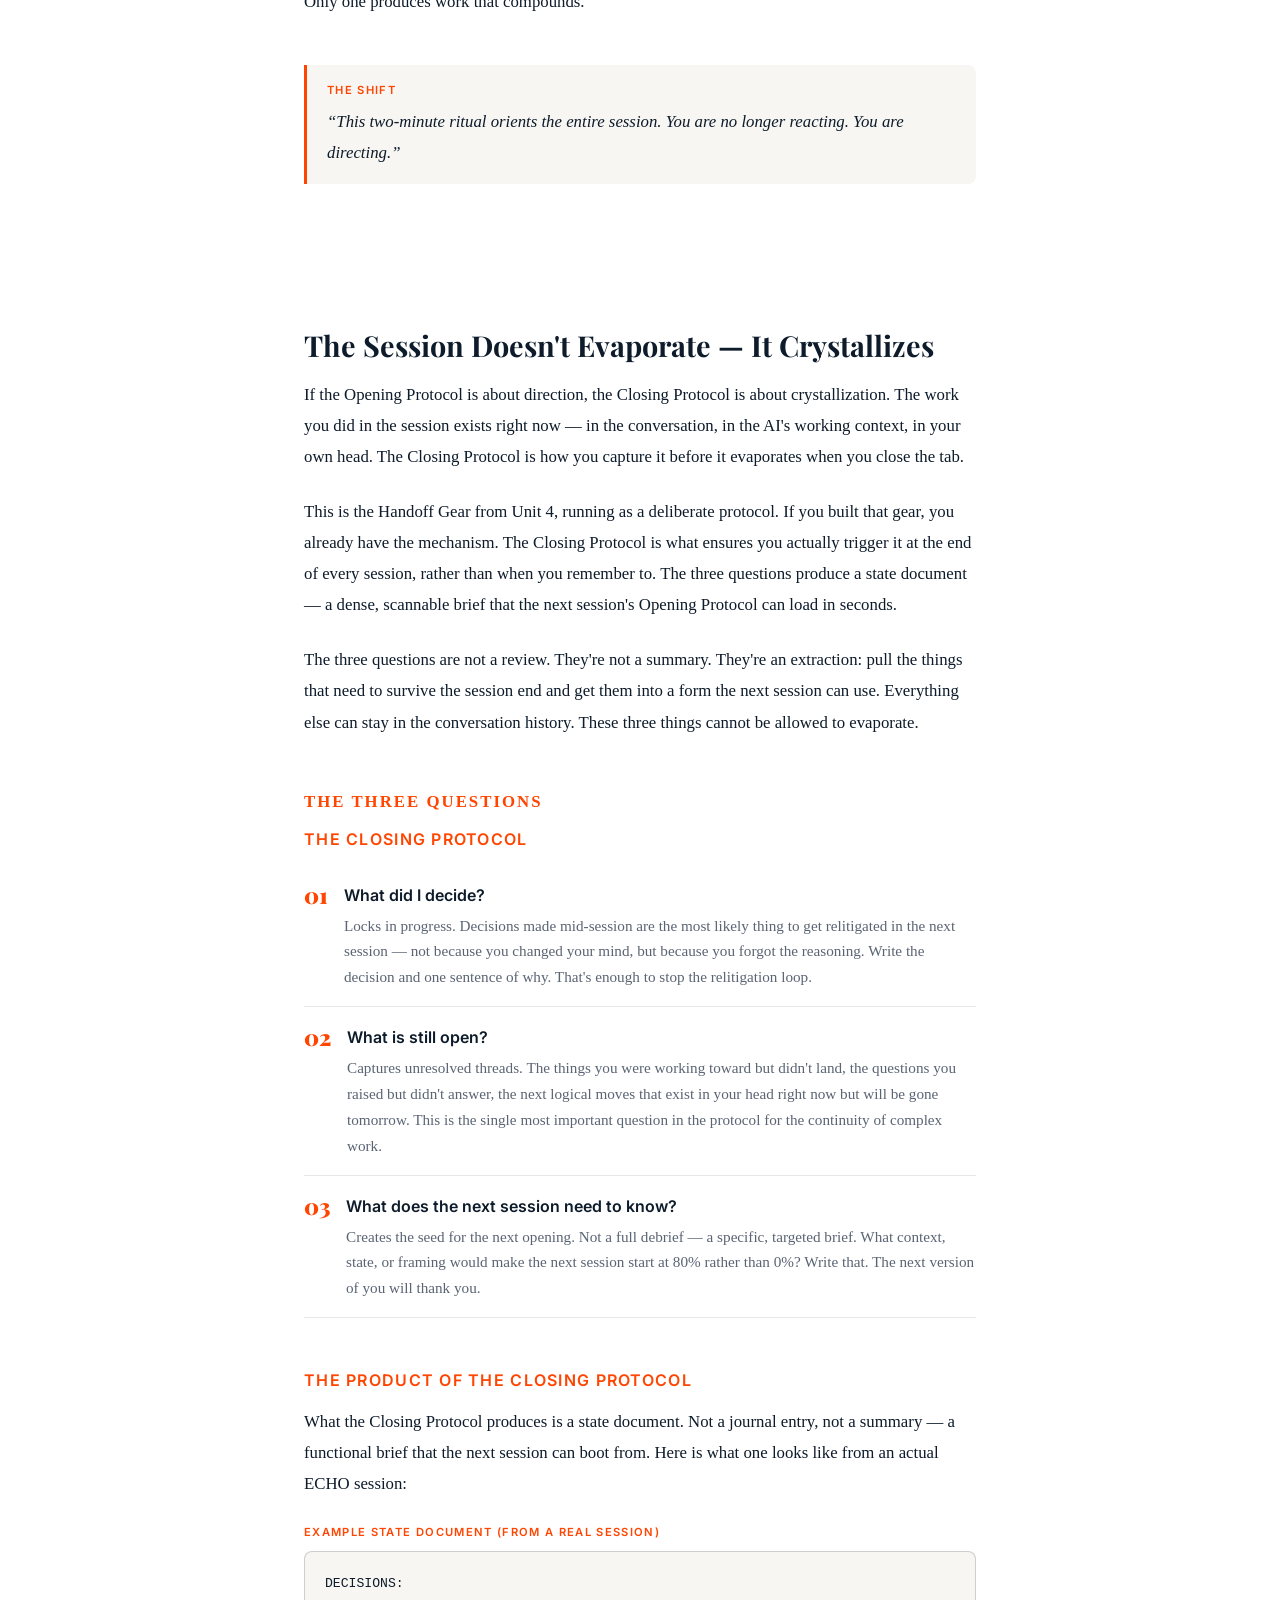
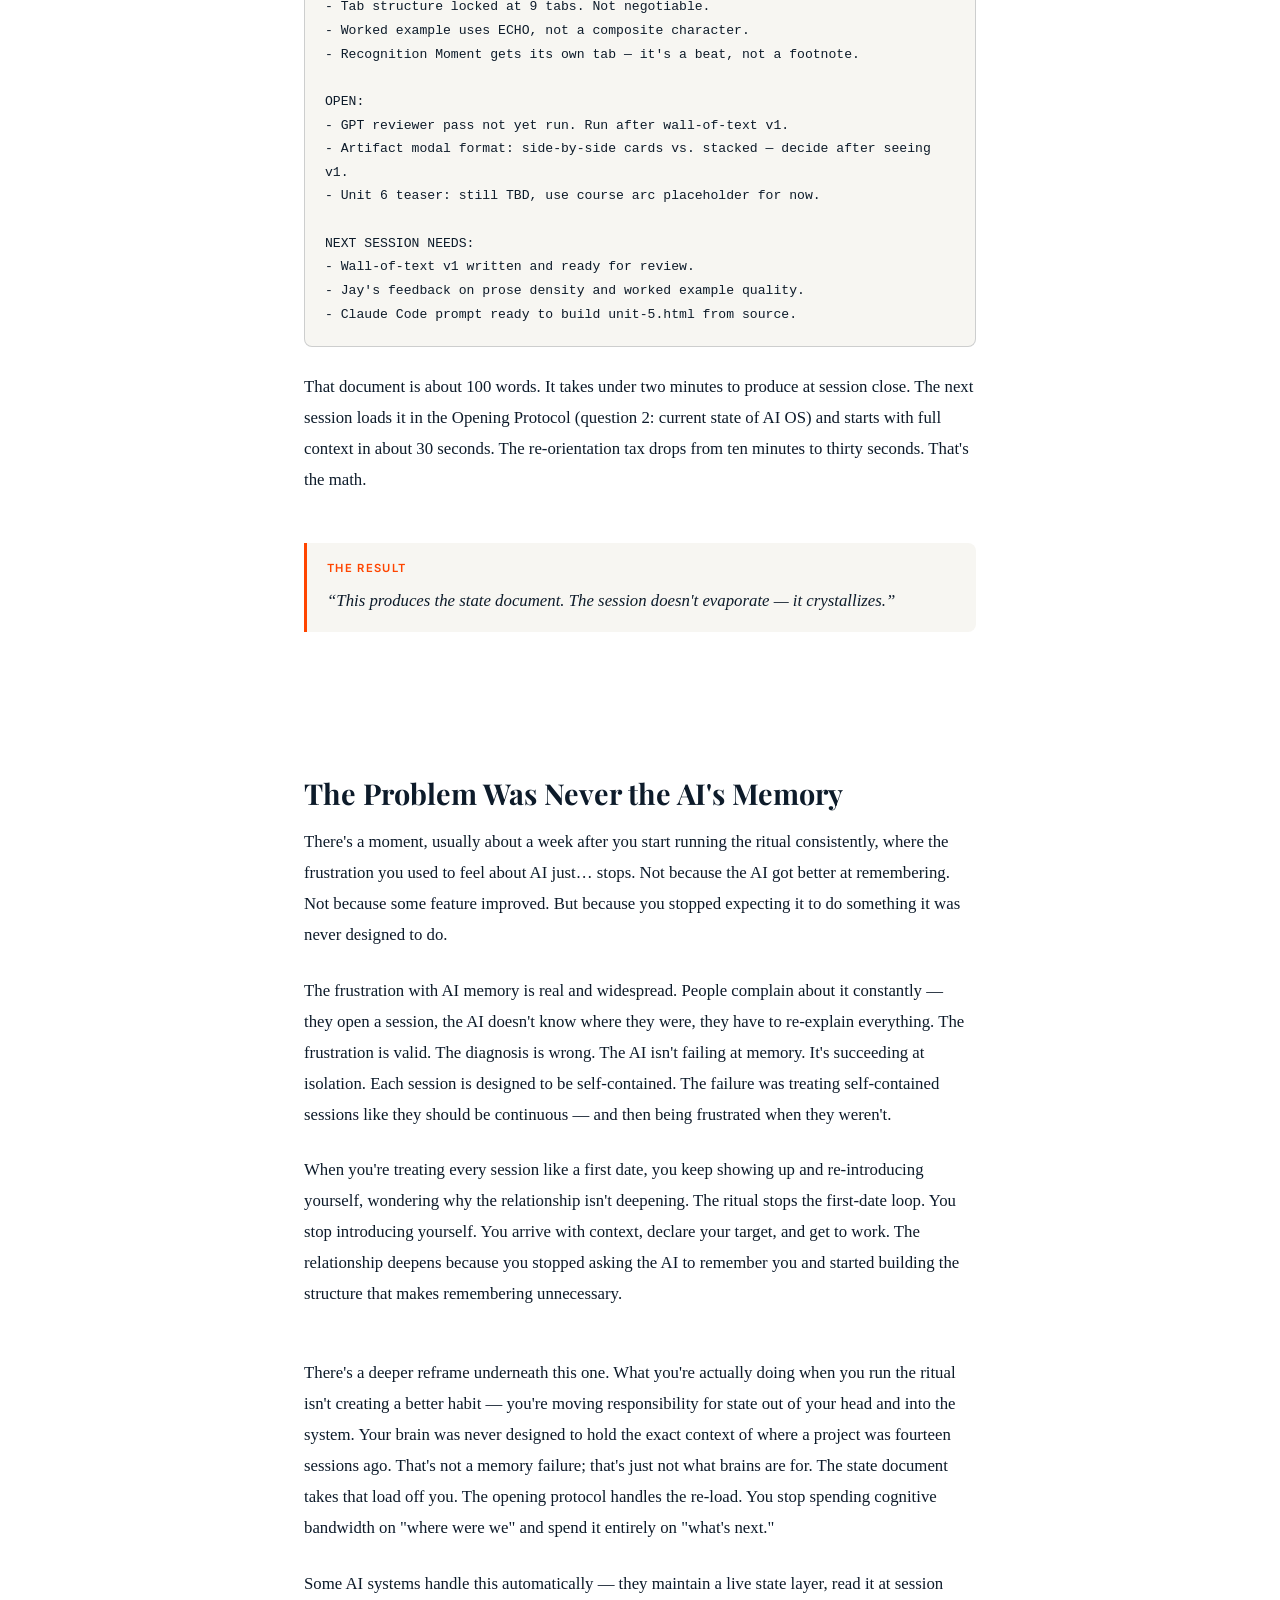
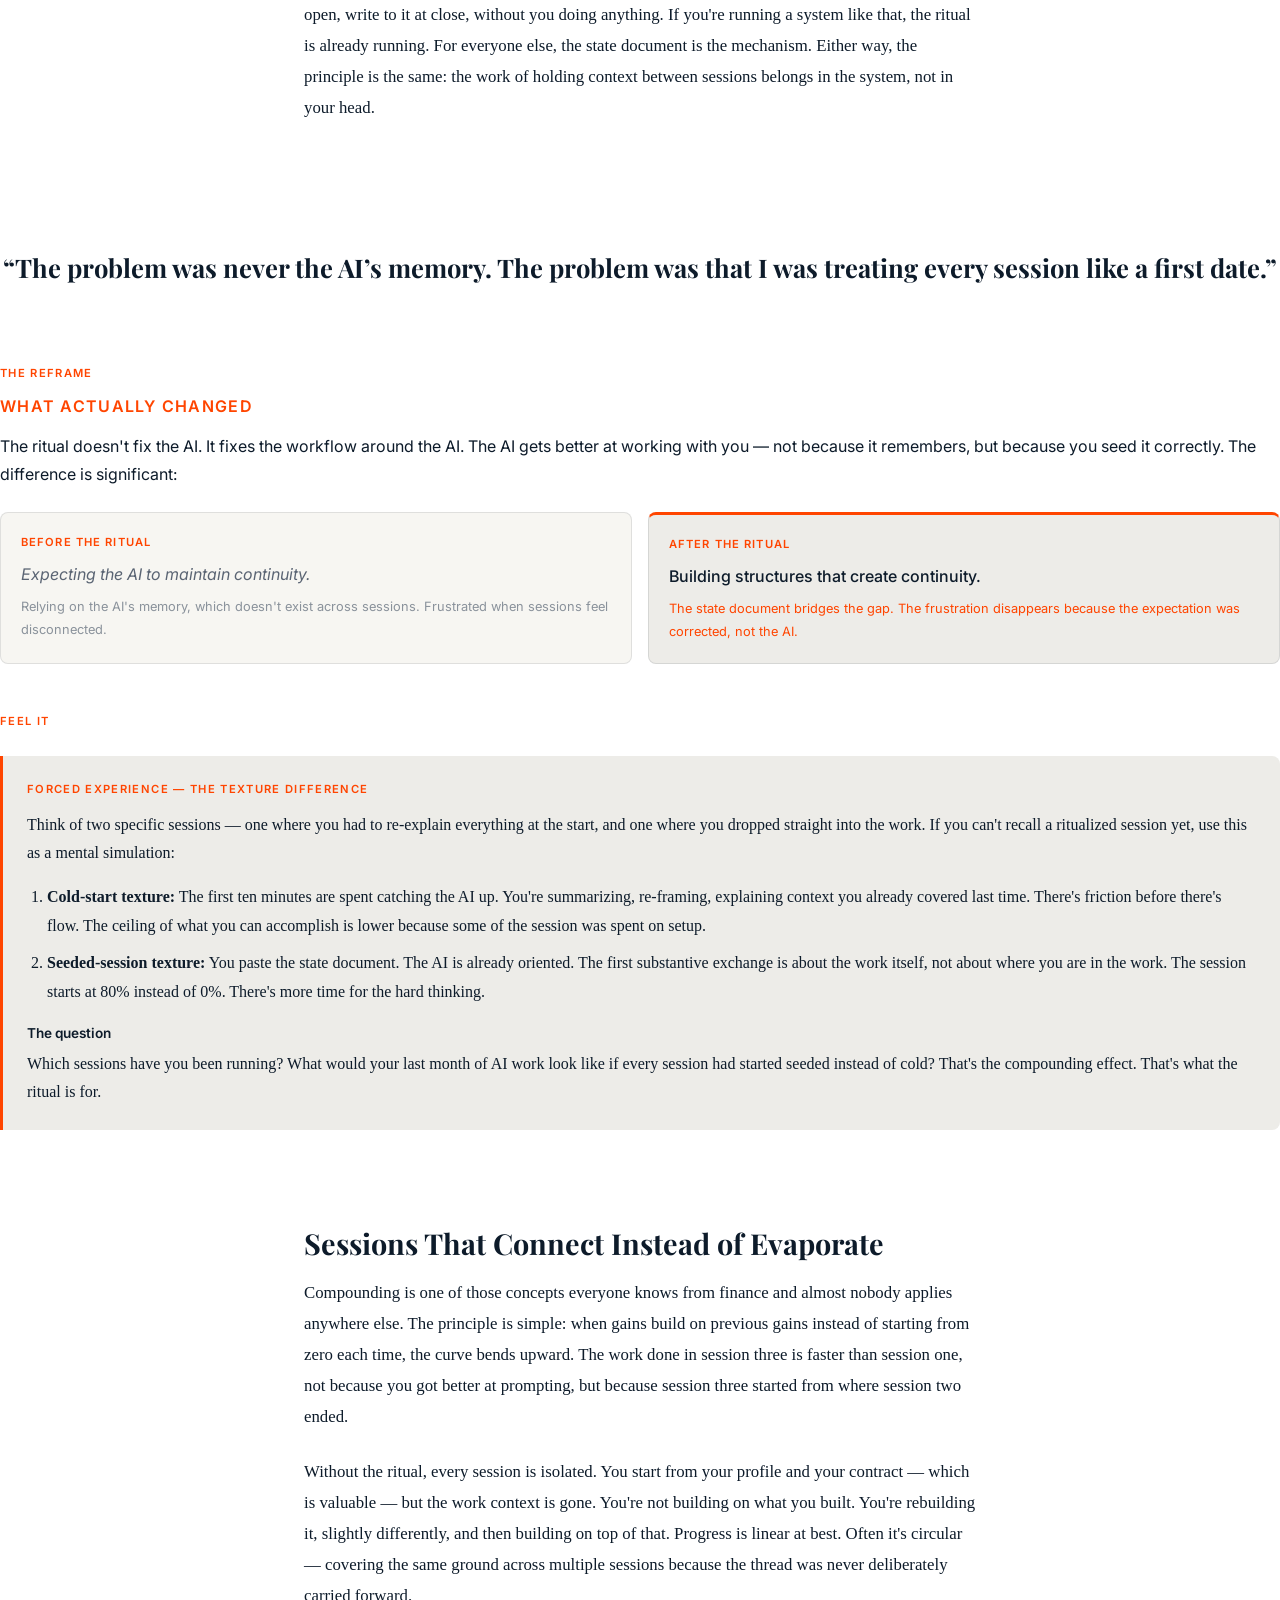
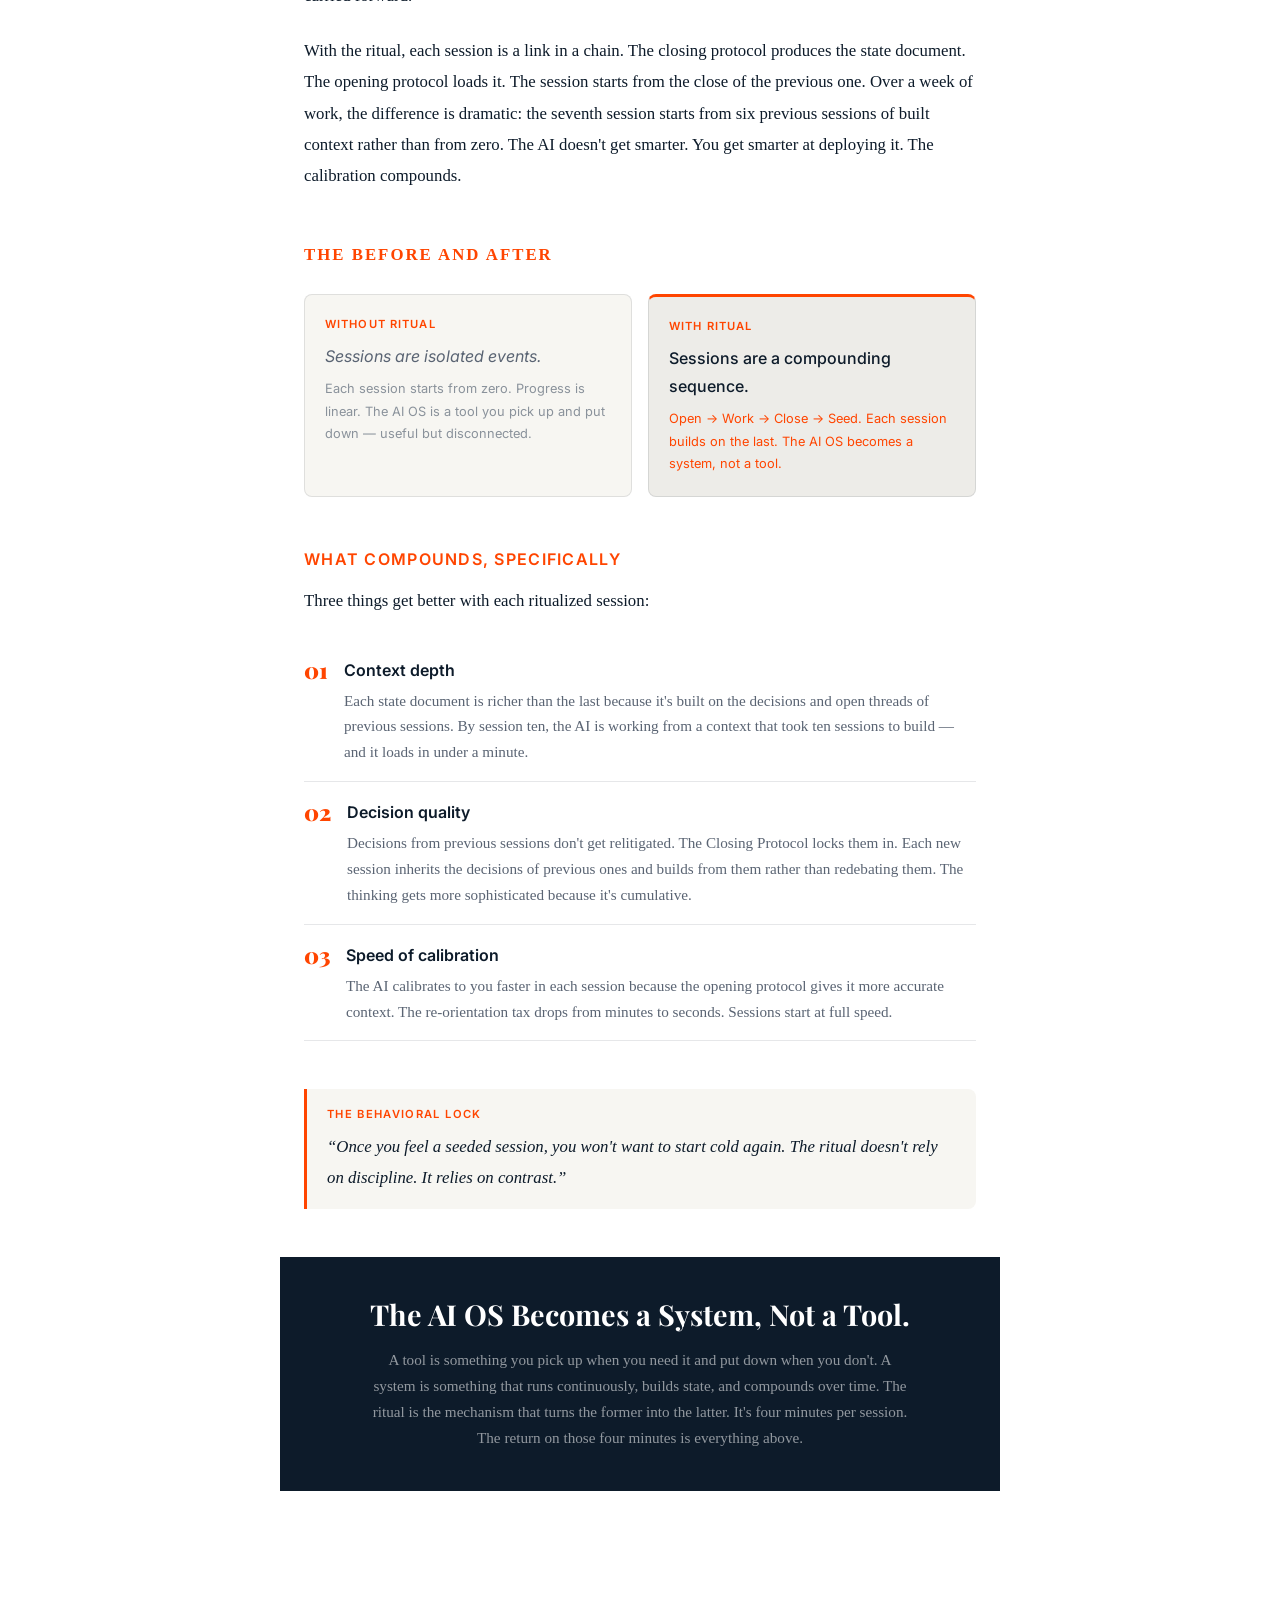
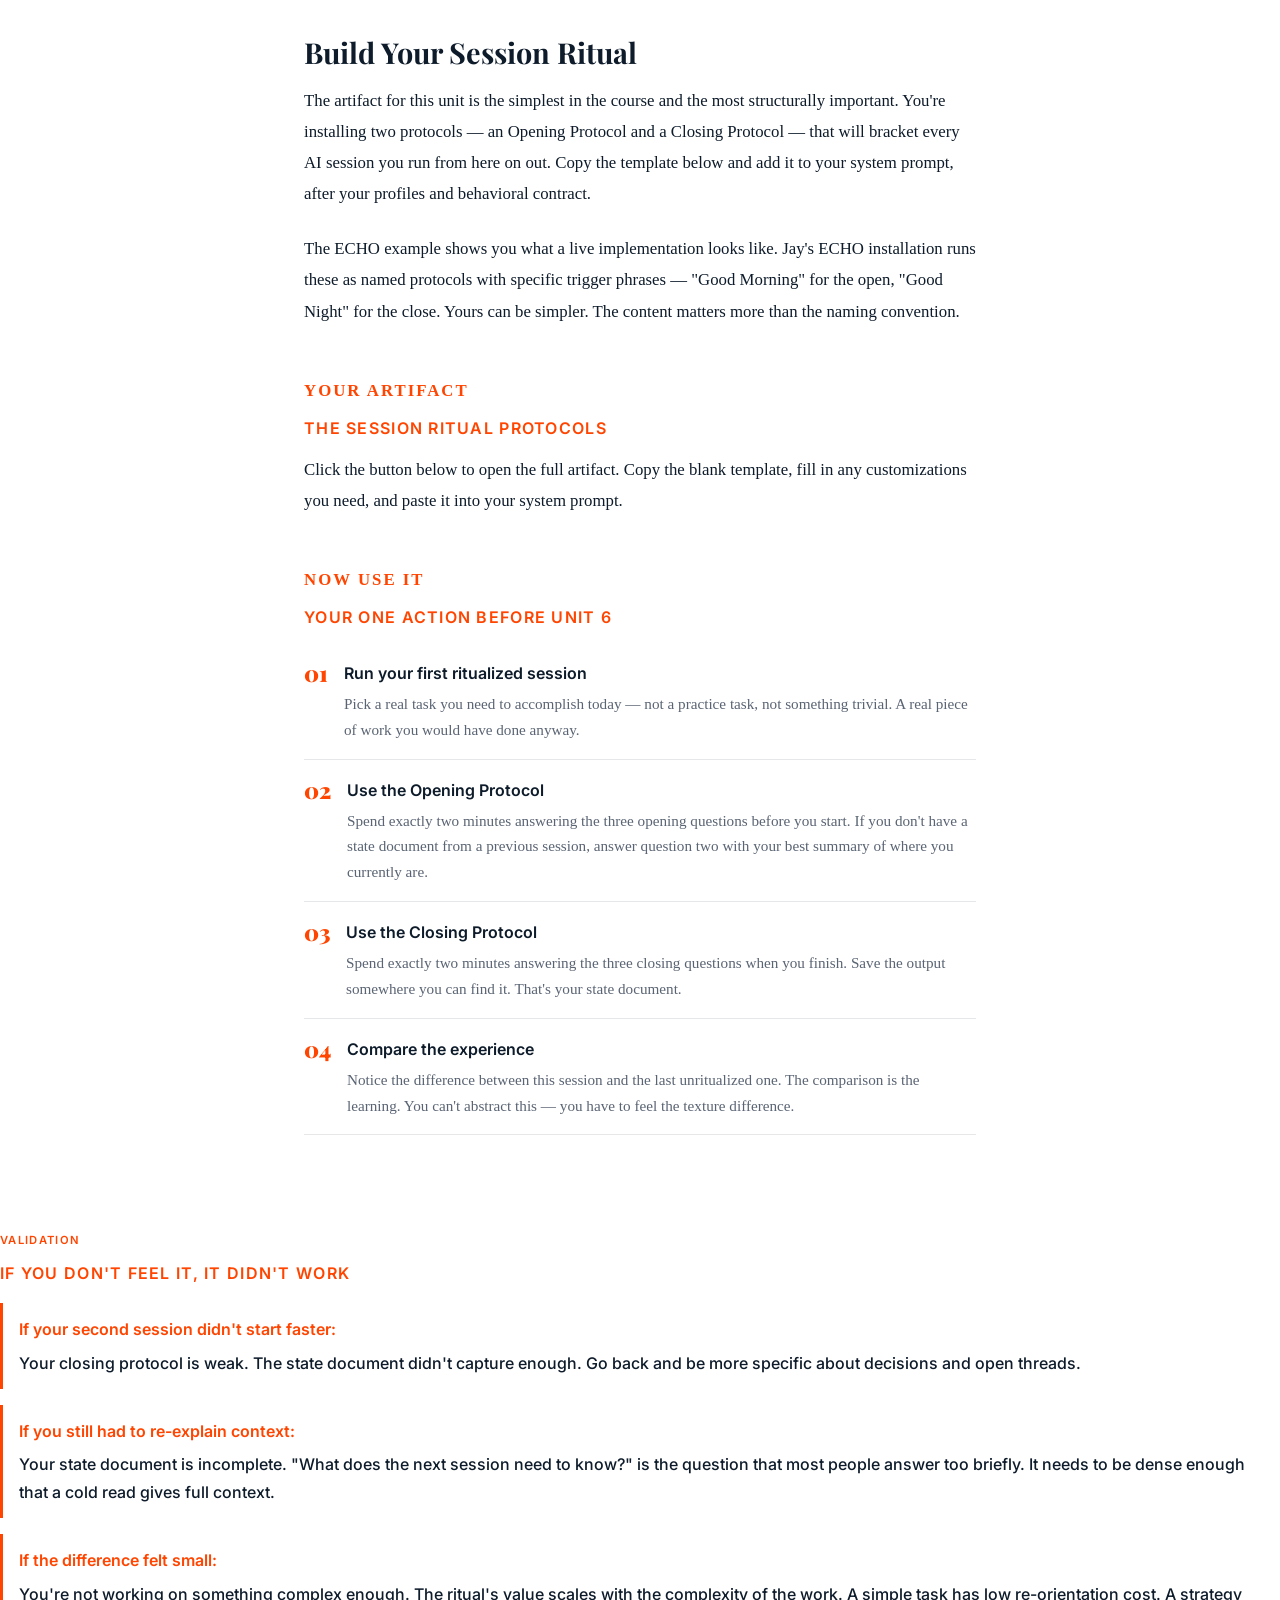
<file: unit-5-lesson.html>
<!DOCTYPE html>
<html lang="en">
<head>
<meta charset="UTF-8">
<meta name="viewport" content="width=device-width, initial-scale=1.0">
<title>Unit 5 — The Session Is The Product | Build Your AI OS</title>
<link rel="preconnect" href="https://fonts.googleapis.com">
<link rel="preconnect" href="https://fonts.gstatic.com" crossorigin>
<link href="https://fonts.googleapis.com/css2?family=Playfair+Display:ital,wght@0,700;0,900;1,700;1,900&family=Inter:wght@400;500;600&display=swap" rel="stylesheet">
<link rel="stylesheet" href="course.css">
</head>
<body>

<script>
window.UNIT_DATA = {
  unit: 5,
  title: "The Session Is The Product",
  subtitle: "Unit 5: The Session Layer",
  claim: "Two minutes at the start and two minutes at the end creates continuity that memory alone never will.",
  entryState: "It forgets everything",
  exitState: "I close the loop, it compounds",
  nextUnit: "unit-6.html",
  tabs: [
    { label: "Overview",                  contentId: "panel-0" },
    { label: "The Evaporation Problem",   contentId: "panel-1" },
    { label: "What a Session Ritual Is",  contentId: "panel-2" },
    { label: "The Opening Protocol",      contentId: "panel-3" },
    { label: "The Closing Protocol",      contentId: "panel-4" },
    { label: "The Recognition Moment",    contentId: "panel-5" },
    { label: "The Compounding Effect",    contentId: "panel-6" },
    { label: "The Artifact",              contentId: "panel-7" },
    { label: "What's Next",              contentId: "panel-8" }
  ],
  checklistCount: 4,
  copyBlocks: [
    { triggerId: "copyBtn", contentId: "copyBlock" }
  ]
};
</script>

<!-- ===== UNIT TITLE BLOCK ===== -->
<div class="unit-title-block">
  <span class="eyebrow">UNIT 5 OF 6 &mdash; THE SESSION LAYER</span>
  <h1>The Session Is The Product.</h1>
  <p class="subtitle">Two minutes at the start and two minutes at the end creates continuity that memory alone never will.</p>
</div>

<!-- ===== TAB NAV ===== -->
<nav class="tab-nav">
  <div class="tab-nav-tabs">
    <button class="tab-btn active" data-tab="0">Overview</button>
    <button class="tab-btn" data-tab="1">The Evaporation Problem</button>
    <button class="tab-btn" data-tab="2">What a Session Ritual Is</button>
    <button class="tab-btn" data-tab="3">The Opening Protocol</button>
    <button class="tab-btn" data-tab="4">The Closing Protocol</button>
    <button class="tab-btn" data-tab="5">The Recognition Moment</button>
    <button class="tab-btn" data-tab="6">The Compounding Effect</button>
    <button class="tab-btn" data-tab="7">The Artifact</button>
    <button class="tab-btn" data-tab="8">What's Next</button>
    <div class="progress-bar" id="progressBar"></div>
  </div>
</nav>

<main>

<!-- ==================== PANEL 0: OVERVIEW ==================== -->
<div class="content-area" id="panel-0">
  <div class="section">
    <p class="prose">You have a profile. You have a behavioral contract. You have gears. You've built the infrastructure for a real AI OS &mdash; a system that knows who you are, has permission to push back, and can shift its posture on demand. By any measure, you're miles ahead of where you started.</p>
    <p class="prose">And then you close the tab.</p>
    <p class="prose">The next morning you open a new session. The profile is there &mdash; it loads from your system prompt. The contract is there. The gears are there. But the session itself starts cold. The context from yesterday is gone. The half-formed insight you were working toward, the decision you almost made, the thread you meant to pull &mdash; all of it is inaccessible unless you deliberately reconstructed it. Which you probably didn't. Which means you start over. Again.</p>
    <p class="prose">This is the evaporation problem. And it's the last structural gap in your AI OS. Not because the AI forgot &mdash; but because you never gave it a mechanism to remember. Memory features don't solve it. Better prompts don't solve it. The only thing that solves it is a ritual: a structured open and a structured close that make every session a deliberate link in a chain, rather than an isolated event that starts and ends and vanishes.</p>
    <p class="prose">This unit introduces that ritual. Two minutes at the start. Two minutes at the end. That's the whole thing. But the difference between sessions that evaporate and sessions that compound &mdash; that's entirely in those four minutes.</p>
  </div>

  <div class="section">
    <p class="section-label">BY THE END OF THIS UNIT</p>
    <h3>THREE THINGS THAT WILL PERMANENTLY CHANGE</h3>
    <div class="num-item">
      <span class="num-item-num">01</span>
      <div class="num-item-content">
        <div class="num-item-title">Why sessions evaporate without a ritual</div>
        <div class="num-item-desc">Every session that doesn't close properly is a session that doesn't compound. The cost is invisible but cumulative &mdash; a tax on every unritualized hour you've spent with AI. Once you see the math, you can't unsee it.</div>
      </div>
    </div>
    <div class="num-item">
      <span class="num-item-num">02</span>
      <div class="num-item-content">
        <div class="num-item-title">The difference between a habit and a ritual</div>
        <div class="num-item-desc">A habit is something you do. A ritual is a structural container that does something to you. The opening protocol doesn't just prompt the AI &mdash; it orients you. That distinction changes how you build it and whether it sticks.</div>
      </div>
    </div>
    <div class="num-item">
      <span class="num-item-num">03</span>
      <div class="num-item-content">
        <div class="num-item-title">How to build the Opening and Closing Protocols</div>
        <div class="num-item-desc">Three questions at open. Three questions at close. Each one earns its place. You'll have both protocols installed and tested before this unit is done &mdash; and your first ritualized session running before you open Unit 6.</div>
      </div>
    </div>
  </div>

  <div class="section">
    <p class="section-label">WHERE WE'RE GOING</p>
    <div class="timeline">
      <div class="timeline-step"><span class="timeline-step-label">The Evaporation Problem</span> <span class="timeline-step-desc">&mdash; What's actually happening when a session closes and context disappears</span></div>
      <div class="timeline-step"><span class="timeline-step-label">What a Session Ritual Is</span> <span class="timeline-step-desc">&mdash; Habit vs. ritual, and why the distinction matters for whether this actually works</span></div>
      <div class="timeline-step"><span class="timeline-step-label">The Opening Protocol</span> <span class="timeline-step-desc">&mdash; Three questions that orient the entire session in under two minutes</span></div>
      <div class="timeline-step"><span class="timeline-step-label">The Closing Protocol</span> <span class="timeline-step-desc">&mdash; Three questions that crystallize the session so the next one doesn't start cold</span></div>
      <div class="timeline-step"><span class="timeline-step-label">The Recognition Moment</span> <span class="timeline-step-desc">&mdash; The reframe that makes the ritual feel obvious in retrospect</span></div>
      <div class="timeline-step"><span class="timeline-step-label">The Compounding Effect</span> <span class="timeline-step-desc">&mdash; What changes when sessions connect instead of evaporate</span></div>
      <div class="timeline-step"><span class="timeline-step-label">The Artifact</span> <span class="timeline-step-desc">&mdash; Opening Protocol + Closing Protocol, installable and testable today</span></div>
    </div>
  </div>
</div>

<!-- ==================== PANEL 1: THE EVAPORATION PROBLEM ==================== -->
<div class="content-area" id="panel-1">
  <div class="section">
    <h2>The Cost Is Invisible But Cumulative</h2>
    <p class="prose">Here is what happens when you don't close a session deliberately. You've been working on something &mdash; a strategy, a document, a decision. The AI has been calibrating to the problem in real time, building context as the conversation develops. By the end of a good session, it has a working model of the problem that took an hour to build. You close the tab. That model is gone.</p>
    <p class="prose">The next session starts from your system prompt, which is good. But your system prompt is a profile, not a state document. It knows who you are. It doesn't know where you were. It doesn't know what you decided yesterday, what you're still uncertain about, what the next logical move is. So you re-explain. Not all of it &mdash; you don't have the patience for that &mdash; but enough. And you lose ten minutes and some fidelity in the process. Every time.</p>
    <p class="prose">This is the re-orientation tax. Every knowledge worker using AI pays it. Every session. Every context switch. It's invisible because each individual instance feels small &mdash; a few minutes, a little friction, a slightly lower ceiling on what the session can accomplish. But it accumulates. And it compounds in the wrong direction: the more you use AI, the more tax you pay, because you have more sessions to restart.</p>
  </div>

  <div class="section">
    <p class="section-label">WHAT'S ACTUALLY HAPPENING</p>
    <h3>TWO FAILURE MODES, NOT ONE</h3>
    <div class="demo-cards">
      <div class="demo-card">
        <div class="demo-card-header muted">FAILURE MODE 1</div>
        <div class="demo-card-body">You close the tab. The context is lost. The next session starts from zero, requiring you to re-explain your goals, constraints, and current state.</div>
        <div class="demo-card-footer">The AI has to relearn what you already taught it.</div>
      </div>
      <div class="demo-card highlighted">
        <div class="demo-card-header accent">FAILURE MODE 2 (WORSE)</div>
        <div class="demo-card-body">The AI never accumulates understanding across sessions. It just answers your prompts in isolation, rather than building a continuous working model of your work.</div>
        <div class="demo-card-footer accent">Progress is linear and isolated. It should be compounding.</div>
      </div>
    </div>
    <p class="prose">The second failure mode is harder to see because the AI still gives you useful responses. It's not broken. It's just not building. Every session is a fresh start &mdash; capable but amnesiac, helpful but disconnected from the arc of what you're actually trying to do. The profile helps. The contract helps. But without a closing ritual, the session itself evaporates and takes everything it built with it.</p>
  </div>

  <div class="section">
    <div class="dark-divider">
      <h2>You Are Paying a Tax on Every Unritualized Session.</h2>
      <p>The tax is small per session. Across a month of daily AI work, it's hours of re-orientation, dozens of decisions re-explained, and a system that resets instead of compounds. The ritual doesn't eliminate AI's memory limitations. It routes around them.</p>
    </div>
  </div>

  <div class="section">
    <p class="section-label">BREAK THE LOOP ONCE</p>
    <div class="exercise-block">
      <div class="exercise-label">FORCED EXPERIENCE &mdash; 10 MINUTES, REAL TASK</div>
      <p class="prose" style="margin-bottom:1rem">You're going to feel the difference, not think about it. This takes about 10 minutes and requires a real task &mdash; something you actually need to work on, not a practice run.</p>
      <div class="exercise-heading">Step 1 &mdash; Start cold</div>
      <ol>
        <li>Open a new AI session.</li>
        <li>Ask: "Help me make progress on [your real task]."</li>
        <li>Work for 3&ndash;5 minutes.</li>
        <li>Stop. Close the tab.</li>
      </ol>
      <div class="exercise-heading">Step 2 &mdash; Restart cold</div>
      <ol>
        <li>Open a new session. Try to continue the same task.</li>
        <li>Notice: what do you have to re-explain? What did you forget? How long does it take to get back to where you were?</li>
        <li>Stop.</li>
      </ol>
      <div class="exercise-heading">Step 3 &mdash; Now run the ritual</div>
      <ol>
        <li>Use the Opening Protocol (skip ahead to that tab if you need to, then come back).</li>
        <li>Do the same task again for 3&ndash;5 minutes.</li>
        <li>Run the Closing Protocol. Save the state document &mdash; even just copied into a note.</li>
      </ol>
      <div class="exercise-heading">Step 4 &mdash; Restart seeded</div>
      <ol>
        <li>Open a new session. Paste the state document.</li>
        <li>Continue the task.</li>
      </ol>
      <div class="exercise-heading">Compare the two restarts</div>
      <p class="prose" style="margin-bottom:0">One restarted from memory. One restarted from structure. That difference &mdash; in speed, in friction, in how quickly you're back at full depth &mdash; is the entire unit. Everything else in these tabs is explanation. This is the thing itself.</p>
    </div>
  </div>
</div>

<!-- ==================== PANEL 2: WHAT A SESSION RITUAL IS ==================== -->
<div class="content-area" id="panel-2">
  <div class="section">
    <h2>A Ritual Is Not a Habit</h2>
    <p class="prose">The distinction matters more than it sounds. A habit is something you do. It's automatic, repeated, often unconscious. Opening a new chat window and typing a prompt is a habit. Checking AI for quick answers is a habit. Habits are useful, but they don't create structure &mdash; they just create repetition.</p>
    <p class="prose">A ritual is something that does something to you. It's a deliberate structure that forces a shift in posture, attention, or orientation. The difference between sitting down at a desk and sitting down at a desk with a specific three-question sequence you run before you open the chat window &mdash; that's the difference between a habit and a ritual. The habit gets you to the desk. The ritual gets you oriented at the desk.</p>
    <p class="prose">This distinction matters for the session protocol because the temptation is to treat it as a habit: something you do quickly before getting to the real work. That framing makes it easy to skip when you're rushed, easy to do sloppily when you're distracted, and easy to abandon when it stops feeling useful. Rituals are harder to skip because they're structural, not behavioral &mdash; they exist not just in your routine but in your system prompt, in your state document, in the explicit architecture of how your AI OS operates.</p>
  </div>

  <div class="section">
    <p class="section-label">THE CONCEPT</p>
    <div class="comparison">
      <div class="comparison-card">
        <div class="card-label">HABIT</div>
        <div class="card-content">Something you do.</div>
        <div class="card-caption">Automatic, unthinking repetition. Opening a new chat window and typing a prompt. Useful, but creates no structure.</div>
      </div>
      <div class="comparison-card accented">
        <div class="card-label">RITUAL</div>
        <div class="card-content">Something that does something to you.</div>
        <div class="card-caption">A deliberate structure that forces calibration. The opening protocol doesn't just prompt the AI &mdash; it orients you before the AI even responds.</div>
      </div>
    </div>
  </div>

  <div class="section">
    <h3>THE SHAPE OF THE RITUAL</h3>
    <p class="prose">The session ritual has exactly two components: an Opening Protocol and a Closing Protocol. Each takes about two minutes. Together, they bracket the working session &mdash; the opening sets target and context, the closing crystallizes decisions and seeds the next session.</p>
    <div class="timeline">
      <div class="timeline-step"><span class="timeline-step-label">Opening Protocol (2 mins)</span> <span class="timeline-step-desc">&mdash; Three questions that set the target, load the context, and declare the starting gear</span></div>
      <div class="timeline-step"><span class="timeline-step-label">Geared Work</span> <span class="timeline-step-desc">&mdash; The actual session, in whatever gears the work requires</span></div>
      <div class="timeline-step"><span class="timeline-step-label">Closing Protocol (2 mins)</span> <span class="timeline-step-desc">&mdash; Three questions that crystallize the session and seed the next one</span></div>
    </div>
    <p class="prose">Notice what this doesn't include: a detailed review, a project summary, an extended debrief. Two minutes each means the questions have to be surgical. They are. We'll walk through each one.</p>
  </div>

  <div class="section">
    <div class="insight">
      <div class="insight-label">THE STRUCTURAL CLAIM</div>
      <p class="insight-quote">&ldquo;The session ritual is a structural container that forces calibration at open and close. It turns a blank text box into a continuous workspace.&rdquo;</p>
    </div>
  </div>
</div>

<!-- ==================== PANEL 3: THE OPENING PROTOCOL ==================== -->
<div class="content-area" id="panel-3">
  <div class="section">
    <h2>Two Minutes That Change the Entire Session</h2>
    <p class="prose">The opening protocol is not a warmup. It's not a greeting. It's not context-setting for the AI's benefit. It's an orientation sequence that runs before real work begins &mdash; and it's as much for you as it is for the system.</p>
    <p class="prose">Without a deliberate open, what happens is this: you start typing. You might paste something in from a previous session if you remembered to save it. You might just pick up where you think you left off. The AI responds based on your first prompt, which is often reactive &mdash; whatever was most on your mind when you opened the window. The session drifts into shape rather than being directed into shape. You might get good work done, but the session will cover less coherent ground than one that started with a clear target.</p>
    <p class="prose">The three questions of the Opening Protocol are designed to prevent exactly that drift. They take about two minutes. They set three things: the target for the session, the current state of the system, and the gear you're starting in. Once those three things are declared, the session has a shape before it begins.</p>
  </div>

  <div class="section">
    <p class="section-label">THE THREE QUESTIONS</p>
    <h3>THE OPENING PROTOCOL</h3>
    <div class="num-item">
      <span class="num-item-num">01</span>
      <div class="num-item-content">
        <div class="num-item-title">What is the most important thing to accomplish today?</div>
        <div class="num-item-desc">Sets the target. Not everything you want to do &mdash; the single most important thing. This question forces prioritization before the session begins, which means the session has a north star. If the session drifts, you have something to navigate back to.</div>
      </div>
    </div>
    <div class="num-item">
      <span class="num-item-num">02</span>
      <div class="num-item-content">
        <div class="num-item-title">What is the current state of my AI OS?</div>
        <div class="num-item-desc">Loads the context. This is where you paste or reference the state document from your last Closing Protocol. If you have one, this is a two-second paste. If you don't, this question exposes the cost of not closing properly &mdash; and that exposure is instructive.</div>
      </div>
    </div>
    <div class="num-item">
      <span class="num-item-num">03</span>
      <div class="num-item-content">
        <div class="num-item-title">What gear am I starting in?</div>
        <div class="num-item-desc">Sets the posture. You built gears in Unit 4. Here's where they connect to the session ritual. Declaring your starting gear before you begin means the AI is already oriented when the work starts &mdash; you're not discovering the right posture mid-session.</div>
      </div>
    </div>
  </div>

  <div class="section">
    <h3>WHAT THIS LOOKS LIKE IN PRACTICE</h3>
    <p class="prose">Here is an actual opening sequence from an ECHO session. Jay is building a course unit &mdash; this is the session that produced the wall-of-text source for the unit you're reading right now.</p>

    <div class="demo-cards">
      <div class="demo-card">
        <div class="demo-card-header muted">WITHOUT OPENING PROTOCOL</div>
        <div class="demo-card-body italic">"Okay, I need to write Unit 5. The session is the product. Let me think about how to structure this..."<br><br>Twenty minutes later: session has drifted into three different structural approaches, none committed to. The AI has been helpful but unfocused because the target was never declared.</div>
        <div class="demo-card-footer">Session covers ground. Doesn't earn it.</div>
      </div>
      <div class="demo-card highlighted">
        <div class="demo-card-header accent">WITH OPENING PROTOCOL</div>
        <div class="demo-card-body">"Target: wall-of-text source for Unit 5. State: [handoff doc pasted]. Gear: FORGE &mdash; build mode, high velocity, V0.1 bias."<br><br>The AI is oriented before the first real prompt. The session has a shape. The first response is already aimed at the target instead of exploring what the target might be.</div>
        <div class="demo-card-footer accent">Session earns ground from the first message.</div>
      </div>
    </div>

    <p class="prose">The difference isn't dramatic from the outside. From the inside, it's the difference between a session that builds deliberately and one that assembles itself by accident. Both can produce good work. Only one produces work that compounds.</p>
  </div>

  <div class="section">
    <div class="insight">
      <div class="insight-label">THE SHIFT</div>
      <p class="insight-quote">&ldquo;This two-minute ritual orients the entire session. You are no longer reacting. You are directing.&rdquo;</p>
    </div>
  </div>
</div>

<!-- ==================== PANEL 4: THE CLOSING PROTOCOL ==================== -->
<div class="content-area" id="panel-4">
  <div class="section">
    <h2>The Session Doesn't Evaporate &mdash; It Crystallizes</h2>
    <p class="prose">If the Opening Protocol is about direction, the Closing Protocol is about crystallization. The work you did in the session exists right now &mdash; in the conversation, in the AI's working context, in your own head. The Closing Protocol is how you capture it before it evaporates when you close the tab.</p>
    <p class="prose">This is the Handoff Gear from Unit 4, running as a deliberate protocol. If you built that gear, you already have the mechanism. The Closing Protocol is what ensures you actually trigger it at the end of every session, rather than when you remember to. The three questions produce a state document &mdash; a dense, scannable brief that the next session's Opening Protocol can load in seconds.</p>
    <p class="prose">The three questions are not a review. They're not a summary. They're an extraction: pull the things that need to survive the session end and get them into a form the next session can use. Everything else can stay in the conversation history. These three things cannot be allowed to evaporate.</p>
  </div>

  <div class="section">
    <p class="section-label">THE THREE QUESTIONS</p>
    <h3>THE CLOSING PROTOCOL</h3>
    <div class="num-item">
      <span class="num-item-num">01</span>
      <div class="num-item-content">
        <div class="num-item-title">What did I decide?</div>
        <div class="num-item-desc">Locks in progress. Decisions made mid-session are the most likely thing to get relitigated in the next session &mdash; not because you changed your mind, but because you forgot the reasoning. Write the decision and one sentence of why. That's enough to stop the relitigation loop.</div>
      </div>
    </div>
    <div class="num-item">
      <span class="num-item-num">02</span>
      <div class="num-item-content">
        <div class="num-item-title">What is still open?</div>
        <div class="num-item-desc">Captures unresolved threads. The things you were working toward but didn't land, the questions you raised but didn't answer, the next logical moves that exist in your head right now but will be gone tomorrow. This is the single most important question in the protocol for the continuity of complex work.</div>
      </div>
    </div>
    <div class="num-item">
      <span class="num-item-num">03</span>
      <div class="num-item-content">
        <div class="num-item-title">What does the next session need to know?</div>
        <div class="num-item-desc">Creates the seed for the next opening. Not a full debrief &mdash; a specific, targeted brief. What context, state, or framing would make the next session start at 80% rather than 0%? Write that. The next version of you will thank you.</div>
      </div>
    </div>
  </div>

  <div class="section">
    <h3>THE PRODUCT OF THE CLOSING PROTOCOL</h3>
    <p class="prose">What the Closing Protocol produces is a state document. Not a journal entry, not a summary &mdash; a functional brief that the next session can boot from. Here is what one looks like from an actual ECHO session:</p>

    <div class="callout-label" style="margin-bottom:0.5rem">EXAMPLE STATE DOCUMENT (from a real session)</div>
    <div class="copy-block" style="font-size:0.82rem;margin-bottom:1.5rem">DECISIONS:
- Tab structure locked at 9 tabs. Not negotiable.
- Worked example uses ECHO, not a composite character.
- Recognition Moment gets its own tab — it's a beat, not a footnote.

OPEN:
- GPT reviewer pass not yet run. Run after wall-of-text v1.
- Artifact modal format: side-by-side cards vs. stacked — decide after seeing v1.
- Unit 6 teaser: still TBD, use course arc placeholder for now.

NEXT SESSION NEEDS:
- Wall-of-text v1 written and ready for review.
- Jay's feedback on prose density and worked example quality.
- Claude Code prompt ready to build unit-5.html from source.</div>

    <p class="prose">That document is about 100 words. It takes under two minutes to produce at session close. The next session loads it in the Opening Protocol (question 2: current state of AI OS) and starts with full context in about 30 seconds. The re-orientation tax drops from ten minutes to thirty seconds. That's the math.</p>
  </div>

  <div class="section">
    <div class="insight">
      <div class="insight-label">THE RESULT</div>
      <p class="insight-quote">&ldquo;This produces the state document. The session doesn't evaporate &mdash; it crystallizes.&rdquo;</p>
    </div>
  </div>
</div>

<!-- ==================== PANEL 5: THE RECOGNITION MOMENT ==================== -->
<div class="content-area" id="panel-5">
  <div class="section">
    <h2>The Problem Was Never the AI's Memory</h2>
    <p class="prose">There's a moment, usually about a week after you start running the ritual consistently, where the frustration you used to feel about AI just&hellip; stops. Not because the AI got better at remembering. Not because some feature improved. But because you stopped expecting it to do something it was never designed to do.</p>
    <p class="prose">The frustration with AI memory is real and widespread. People complain about it constantly &mdash; they open a session, the AI doesn't know where they were, they have to re-explain everything. The frustration is valid. The diagnosis is wrong. The AI isn't failing at memory. It's succeeding at isolation. Each session is designed to be self-contained. The failure was treating self-contained sessions like they should be continuous &mdash; and then being frustrated when they weren't.</p>
    <p class="prose">When you're treating every session like a first date, you keep showing up and re-introducing yourself, wondering why the relationship isn't deepening. The ritual stops the first-date loop. You stop introducing yourself. You arrive with context, declare your target, and get to work. The relationship deepens because you stopped asking the AI to remember you and started building the structure that makes remembering unnecessary.</p>
  </div>

    <p class="prose">There's a deeper reframe underneath this one. What you're actually doing when you run the ritual isn't creating a better habit &mdash; you're moving responsibility for state out of your head and into the system. Your brain was never designed to hold the exact context of where a project was fourteen sessions ago. That's not a memory failure; that's just not what brains are for. The state document takes that load off you. The opening protocol handles the re-load. You stop spending cognitive bandwidth on "where were we" and spend it entirely on "what's next."</p>
    <p class="prose">Some AI systems handle this automatically &mdash; they maintain a live state layer, read it at session open, write to it at close, without you doing anything. If you're running a system like that, the ritual is already running. For everyone else, the state document is the mechanism. Either way, the principle is the same: the work of holding context between sessions belongs in the system, not in your head.</p>
  </div>

  <div class="section">
    <div class="pull-quote-large">
      <blockquote>&ldquo;The problem was never the AI&rsquo;s memory. The problem was that I was treating every session like a first date.&rdquo;</blockquote>
    </div>
  </div>

  <div class="section">
    <p class="section-label">THE REFRAME</p>
    <h3>WHAT ACTUALLY CHANGED</h3>
    <p class="prose">The ritual doesn't fix the AI. It fixes the workflow around the AI. The AI gets better at working with you &mdash; not because it remembers, but because you seed it correctly. The difference is significant:</p>
    <div class="comparison">
      <div class="comparison-card">
        <div class="card-label">BEFORE THE RITUAL</div>
        <div class="card-content muted">Expecting the AI to maintain continuity.</div>
        <div class="card-caption">Relying on the AI's memory, which doesn't exist across sessions. Frustrated when sessions feel disconnected.</div>
      </div>
      <div class="comparison-card accented">
        <div class="card-label">AFTER THE RITUAL</div>
        <div class="card-content">Building structures that create continuity.</div>
        <div class="card-caption">The state document bridges the gap. The frustration disappears because the expectation was corrected, not the AI.</div>
      </div>
    </div>
  </div>

  <div class="section">
    <p class="section-label">FEEL IT</p>
    <div class="exercise-block">
      <div class="exercise-label">FORCED EXPERIENCE &mdash; THE TEXTURE DIFFERENCE</div>
      <p class="prose" style="margin-bottom:1rem">Think of two specific sessions &mdash; one where you had to re-explain everything at the start, and one where you dropped straight into the work. If you can't recall a ritualized session yet, use this as a mental simulation:</p>
      <ol>
        <li><strong>Cold-start texture:</strong> The first ten minutes are spent catching the AI up. You're summarizing, re-framing, explaining context you already covered last time. There's friction before there's flow. The ceiling of what you can accomplish is lower because some of the session was spent on setup.</li>
        <li><strong>Seeded-session texture:</strong> You paste the state document. The AI is already oriented. The first substantive exchange is about the work itself, not about where you are in the work. The session starts at 80% instead of 0%. There's more time for the hard thinking.</li>
      </ol>
      <div class="exercise-heading">The question</div>
      <p class="prose" style="margin-bottom:0">Which sessions have you been running? What would your last month of AI work look like if every session had started seeded instead of cold? That's the compounding effect. That's what the ritual is for.</p>
    </div>
  </div>
</div>

<!-- ==================== PANEL 6: THE COMPOUNDING EFFECT ==================== -->
<div class="content-area" id="panel-6">
  <div class="section">
    <h2>Sessions That Connect Instead of Evaporate</h2>
    <p class="prose">Compounding is one of those concepts everyone knows from finance and almost nobody applies anywhere else. The principle is simple: when gains build on previous gains instead of starting from zero each time, the curve bends upward. The work done in session three is faster than session one, not because you got better at prompting, but because session three started from where session two ended.</p>
    <p class="prose">Without the ritual, every session is isolated. You start from your profile and your contract &mdash; which is valuable &mdash; but the work context is gone. You're not building on what you built. You're rebuilding it, slightly differently, and then building on top of that. Progress is linear at best. Often it's circular &mdash; covering the same ground across multiple sessions because the thread was never deliberately carried forward.</p>
    <p class="prose">With the ritual, each session is a link in a chain. The closing protocol produces the state document. The opening protocol loads it. The session starts from the close of the previous one. Over a week of work, the difference is dramatic: the seventh session starts from six previous sessions of built context rather than from zero. The AI doesn't get smarter. You get smarter at deploying it. The calibration compounds.</p>
  </div>

  <div class="section">
    <p class="section-label">THE BEFORE AND AFTER</p>
    <div class="comparison">
      <div class="comparison-card">
        <div class="card-label">WITHOUT RITUAL</div>
        <div class="card-content muted">Sessions are isolated events.</div>
        <div class="card-caption">Each session starts from zero. Progress is linear. The AI OS is a tool you pick up and put down &mdash; useful but disconnected.</div>
      </div>
      <div class="comparison-card accented">
        <div class="card-label">WITH RITUAL</div>
        <div class="card-content">Sessions are a compounding sequence.</div>
        <div class="card-caption">Open &rarr; Work &rarr; Close &rarr; Seed. Each session builds on the last. The AI OS becomes a system, not a tool.</div>
      </div>
    </div>
  </div>

  <div class="section">
    <h3>WHAT COMPOUNDS, SPECIFICALLY</h3>
    <p class="prose">Three things get better with each ritualized session:</p>
    <div class="num-item">
      <span class="num-item-num">01</span>
      <div class="num-item-content">
        <div class="num-item-title">Context depth</div>
        <div class="num-item-desc">Each state document is richer than the last because it's built on the decisions and open threads of previous sessions. By session ten, the AI is working from a context that took ten sessions to build &mdash; and it loads in under a minute.</div>
      </div>
    </div>
    <div class="num-item">
      <span class="num-item-num">02</span>
      <div class="num-item-content">
        <div class="num-item-title">Decision quality</div>
        <div class="num-item-desc">Decisions from previous sessions don't get relitigated. The Closing Protocol locks them in. Each new session inherits the decisions of previous ones and builds from them rather than redebating them. The thinking gets more sophisticated because it's cumulative.</div>
      </div>
    </div>
    <div class="num-item">
      <span class="num-item-num">03</span>
      <div class="num-item-content">
        <div class="num-item-title">Speed of calibration</div>
        <div class="num-item-desc">The AI calibrates to you faster in each session because the opening protocol gives it more accurate context. The re-orientation tax drops from minutes to seconds. Sessions start at full speed.</div>
      </div>
    </div>
  </div>

  <div class="section">
    <div class="insight">
      <div class="insight-label">THE BEHAVIORAL LOCK</div>
      <p class="insight-quote">&ldquo;Once you feel a seeded session, you won't want to start cold again. The ritual doesn't rely on discipline. It relies on contrast.&rdquo;</p>
    </div>
  </div>

  <div class="section">
    <div class="dark-divider">
      <h2>The AI OS Becomes a System, Not a Tool.</h2>
      <p>A tool is something you pick up when you need it and put down when you don't. A system is something that runs continuously, builds state, and compounds over time. The ritual is the mechanism that turns the former into the latter. It's four minutes per session. The return on those four minutes is everything above.</p>
    </div>
  </div>
</div>

<!-- ==================== PANEL 7: THE ARTIFACT ==================== -->
<div class="content-area" id="panel-7">
  <div class="section">
    <h2>Build Your Session Ritual</h2>
    <p class="prose">The artifact for this unit is the simplest in the course and the most structurally important. You're installing two protocols &mdash; an Opening Protocol and a Closing Protocol &mdash; that will bracket every AI session you run from here on out. Copy the template below and add it to your system prompt, after your profiles and behavioral contract.</p>
    <p class="prose">The ECHO example shows you what a live implementation looks like. Jay's ECHO installation runs these as named protocols with specific trigger phrases &mdash; "Good Morning" for the open, "Good Night" for the close. Yours can be simpler. The content matters more than the naming convention.</p>
  </div>

  <div class="section">
    <p class="section-label">YOUR ARTIFACT</p>
    <h3>THE SESSION RITUAL PROTOCOLS</h3>
    <p class="prose">Click the button below to open the full artifact. Copy the blank template, fill in any customizations you need, and paste it into your system prompt.</p>
    <button class="cta-btn" id="openModalBtn">Open your artifact &rarr;</button>
  </div>

  <div class="section">
    <p class="section-label">NOW USE IT</p>
    <h3>YOUR ONE ACTION BEFORE UNIT 6</h3>
    <div class="num-item">
      <span class="num-item-num">01</span>
      <div class="num-item-content">
        <div class="num-item-title">Run your first ritualized session</div>
        <div class="num-item-desc">Pick a real task you need to accomplish today &mdash; not a practice task, not something trivial. A real piece of work you would have done anyway.</div>
      </div>
    </div>
    <div class="num-item">
      <span class="num-item-num">02</span>
      <div class="num-item-content">
        <div class="num-item-title">Use the Opening Protocol</div>
        <div class="num-item-desc">Spend exactly two minutes answering the three opening questions before you start. If you don't have a state document from a previous session, answer question two with your best summary of where you currently are.</div>
      </div>
    </div>
    <div class="num-item">
      <span class="num-item-num">03</span>
      <div class="num-item-content">
        <div class="num-item-title">Use the Closing Protocol</div>
        <div class="num-item-desc">Spend exactly two minutes answering the three closing questions when you finish. Save the output somewhere you can find it. That's your state document.</div>
      </div>
    </div>
    <div class="num-item">
      <span class="num-item-num">04</span>
      <div class="num-item-content">
        <div class="num-item-title">Compare the experience</div>
        <div class="num-item-desc">Notice the difference between this session and the last unritualized one. The comparison is the learning. You can't abstract this &mdash; you have to feel the texture difference.</div>
      </div>
    </div>
  </div>

    </div>
  </div>

  <div class="section">
    <p class="section-label">VALIDATION</p>
    <h3>IF YOU DON'T FEEL IT, IT DIDN'T WORK</h3>
    <div class="qa-block">
      <div class="qa-q"><span class="qa-q-label">If your second session didn't start faster:</span></div>
      <div class="qa-a">Your closing protocol is weak. The state document didn't capture enough. Go back and be more specific about decisions and open threads.</div>
    </div>
    <div class="qa-block">
      <div class="qa-q"><span class="qa-q-label">If you still had to re-explain context:</span></div>
      <div class="qa-a">Your state document is incomplete. "What does the next session need to know?" is the question that most people answer too briefly. It needs to be dense enough that a cold read gives full context.</div>
    </div>
    <div class="qa-block">
      <div class="qa-q"><span class="qa-q-label">If the difference felt small:</span></div>
      <div class="qa-a">You're not working on something complex enough. The ritual's value scales with the complexity of the work. A simple task has low re-orientation cost. A strategy session or multi-week project has enormous re-orientation cost &mdash; and that's where the ritual pays off most visibly.</div>
    </div>
    <div class="qa-block">
      <div class="qa-q"><span class="qa-q-label">When this works correctly:</span></div>
      <div class="qa-a">The second session feels unfairly fast. You're at full depth in under a minute. That feeling is not a trick. That's the system working.</div>
    </div>
  </div>

  <div class="stinger">
    <p>You&rsquo;ve moved from &ldquo;It forgets everything&rdquo;</p>
    <p>to &ldquo;I close the loop, it compounds.&rdquo;</p>
  </div>
</div>

<!-- ==================== PANEL 8: WHAT'S NEXT ==================== -->
<div class="content-area" id="panel-8">
  <div class="section">
    <h2>What You Built in This Unit</h2>
    <p class="prose">You came in with the evaporation problem &mdash; sessions that closed without crystallizing, context that disappeared, a system that restarted instead of compounding. You're leaving with the ritual that fixes it: two minutes at the start, two minutes at the end, six questions that connect every session to the last one and seed the next one.</p>
    <p class="prose">The Opening Protocol sets the target, loads the context, and declares the starting posture. The Closing Protocol locks in decisions, captures open threads, and produces the state document that makes the next session start at 80% instead of 0%. Together, they turn isolated sessions into a compounding sequence. The AI OS stops being a tool you pick up and put down, and starts being a system that builds.</p>
    <p class="prose">Five units in. You have a profile, a contract, gears, and now a session ritual. The architecture is complete. What you're building is portable &mdash; it moves with you, lives in your system prompt, runs on any AI. That portability is what Unit 6 is about.</p>
  </div>

  <div class="section">
    <p class="section-label">CHECKLIST</p>
    <h3>BEFORE YOU MOVE ON</h3>
    <div id="checklist">
      <div class="checklist-item" data-check="0">
        <div class="checklist-box"><svg width="12" height="12" viewBox="0 0 12 12" fill="none"><path d="M2 6l3 3 5-5" stroke="currentColor" stroke-width="2" stroke-linecap="round" stroke-linejoin="round"/></svg></div>
        <span class="checklist-text">I understand why sessions evaporate &mdash; and that the fix is structural, not behavioral</span>
      </div>
      <div class="checklist-item" data-check="1">
        <div class="checklist-box"><svg width="12" height="12" viewBox="0 0 12 12" fill="none"><path d="M2 6l3 3 5-5" stroke="currentColor" stroke-width="2" stroke-linecap="round" stroke-linejoin="round"/></svg></div>
        <span class="checklist-text">I know the difference between a habit and a ritual &mdash; and why that distinction matters for whether this sticks</span>
      </div>
      <div class="checklist-item" data-check="2">
        <div class="checklist-box"><svg width="12" height="12" viewBox="0 0 12 12" fill="none"><path d="M2 6l3 3 5-5" stroke="currentColor" stroke-width="2" stroke-linecap="round" stroke-linejoin="round"/></svg></div>
        <span class="checklist-text">The Opening Protocol and Closing Protocol are installed in my system prompt</span>
      </div>
      <div class="checklist-item" data-check="3">
        <div class="checklist-box"><svg width="12" height="12" viewBox="0 0 12 12" fill="none"><path d="M2 6l3 3 5-5" stroke="currentColor" stroke-width="2" stroke-linecap="round" stroke-linejoin="round"/></svg></div>
        <span class="checklist-text">I've run one complete ritualized session and produced my first state document</span>
      </div>
    </div>
    <button class="cta-btn" id="markCompleteBtn">Mark complete &rarr;</button>
  </div>

  <div class="section">
    <p class="section-label">UP NEXT</p>
    <h2>This Travels With You</h2>
    <p class="prose">You've built something real. A profile that captures your wiring. A contract that gives the AI permission to intervene. Gears that shift its posture on demand. A ritual that turns isolated sessions into compounding ones. Five units of architecture, living in a system prompt you can carry anywhere.</p>
    <p class="prose">The question Unit 6 addresses is portability: what happens when you change tools, change employers, change contexts? The profile you built is yours. The contract is yours. The gears and the ritual are yours. They live in a document, not in a platform. That's the design choice that makes everything else durable.</p>
    <p class="prose">Unit 6 is about understanding and leveraging that portability &mdash; so that everything you've built in this course travels with you, runs on any AI, and doesn't require rebuilding every time something changes.</p>

    <div class="insight">
      <div class="insight-label">COMING IN UNIT 6</div>
      <p class="insight-quote">&ldquo;This Travels With You. How to make your AI OS portable, durable, and independent of any single tool or platform.&rdquo;</p>
    </div>
  </div>
</div>

</main>

<!-- ===== FOOTER ===== -->
<footer class="footer">
  <p class="footer-label">Questions or issues &rarr;</p>
  <p class="footer-links">
    <a href="https://wtfisecho.com" target="_blank" rel="noopener">wtfisecho.com</a>
    &nbsp;&middot;&nbsp;
    <a href="https://echofiles.substack.com" target="_blank" rel="noopener">echofiles.substack.com</a>
    &nbsp;&middot;&nbsp;
    <a href="mailto:jay@wtfisecho.com">jay@wtfisecho.com</a>
  </p>
</footer>

<!-- ===== MODAL ===== -->
<div class="modal-backdrop" id="modalBackdrop">
  <div class="modal" id="modal">
    <button class="modal-close" id="modalClose">&times;</button>
    <div class="modal-eyebrow">YOUR ARTIFACT &mdash; UNIT 5</div>
    <div class="modal-title">Your Session Ritual</div>
    <p class="modal-intro">Copy the blank template below and paste it into your system prompt, after your profiles and behavioral contract from Units 1&ndash;4. The ECHO example shows you what a live implementation looks like &mdash; it's not meant to be copied verbatim.</p>

    <div class="callout-label" style="margin-bottom:0.5rem">THE ECHO EXAMPLE (for reference)</div>
    <div class="copy-block" style="font-size:0.82rem;margin-bottom:1.5rem">OPENING PROTOCOL ("Good Morning")
01. What is the most important thing to accomplish today?
    → Sets the target. One thing, not a list.
02. What is the current state of my AI OS?
    → Load state from previous session's closing doc.
03. What gear am I starting in?
    → Declare posture before work begins.

CLOSING PROTOCOL ("Good Night")
01. What did I decide?
    → Lock decisions. One sentence of reasoning per decision.
02. What is still open?
    → Capture unresolved threads. Explicit parking.
03. What does the next session need to know?
    → Write the seed for the next opening. Dense, scannable.

Output: State document. Saved. Next session loads it at open.</div>

    <div class="callout-label" style="margin-bottom:0.5rem">YOUR TEMPLATE (copy this)</div>
    <div class="copy-block" id="copyBlock">OPENING PROTOCOL
01. What is the most important thing to accomplish today?
02. What is the current state of my AI OS?
03. What gear am I starting in?

CLOSING PROTOCOL
01. What did I decide?
02. What is still open?
03. What does the next session need to know?

Output: State document. Save it. Load it next session at open.

TEST:
Does the open orient the session?
Does the close seed the next session?
If both are true: you have a ritual. Your sessions will now compound.</div>
    <button class="cta-btn visible" id="copyBtn">Copy to clipboard &rarr;</button>
    <p class="modal-footer-text">Two protocols. Six questions. Four minutes per session. Everything compounds from here.</p>
    <button class="ghost-btn-secondary" id="modalCloseBtn">Close</button>
  </div>
</div>

<script src="course.js"></script>
</body>
</html>
</file>
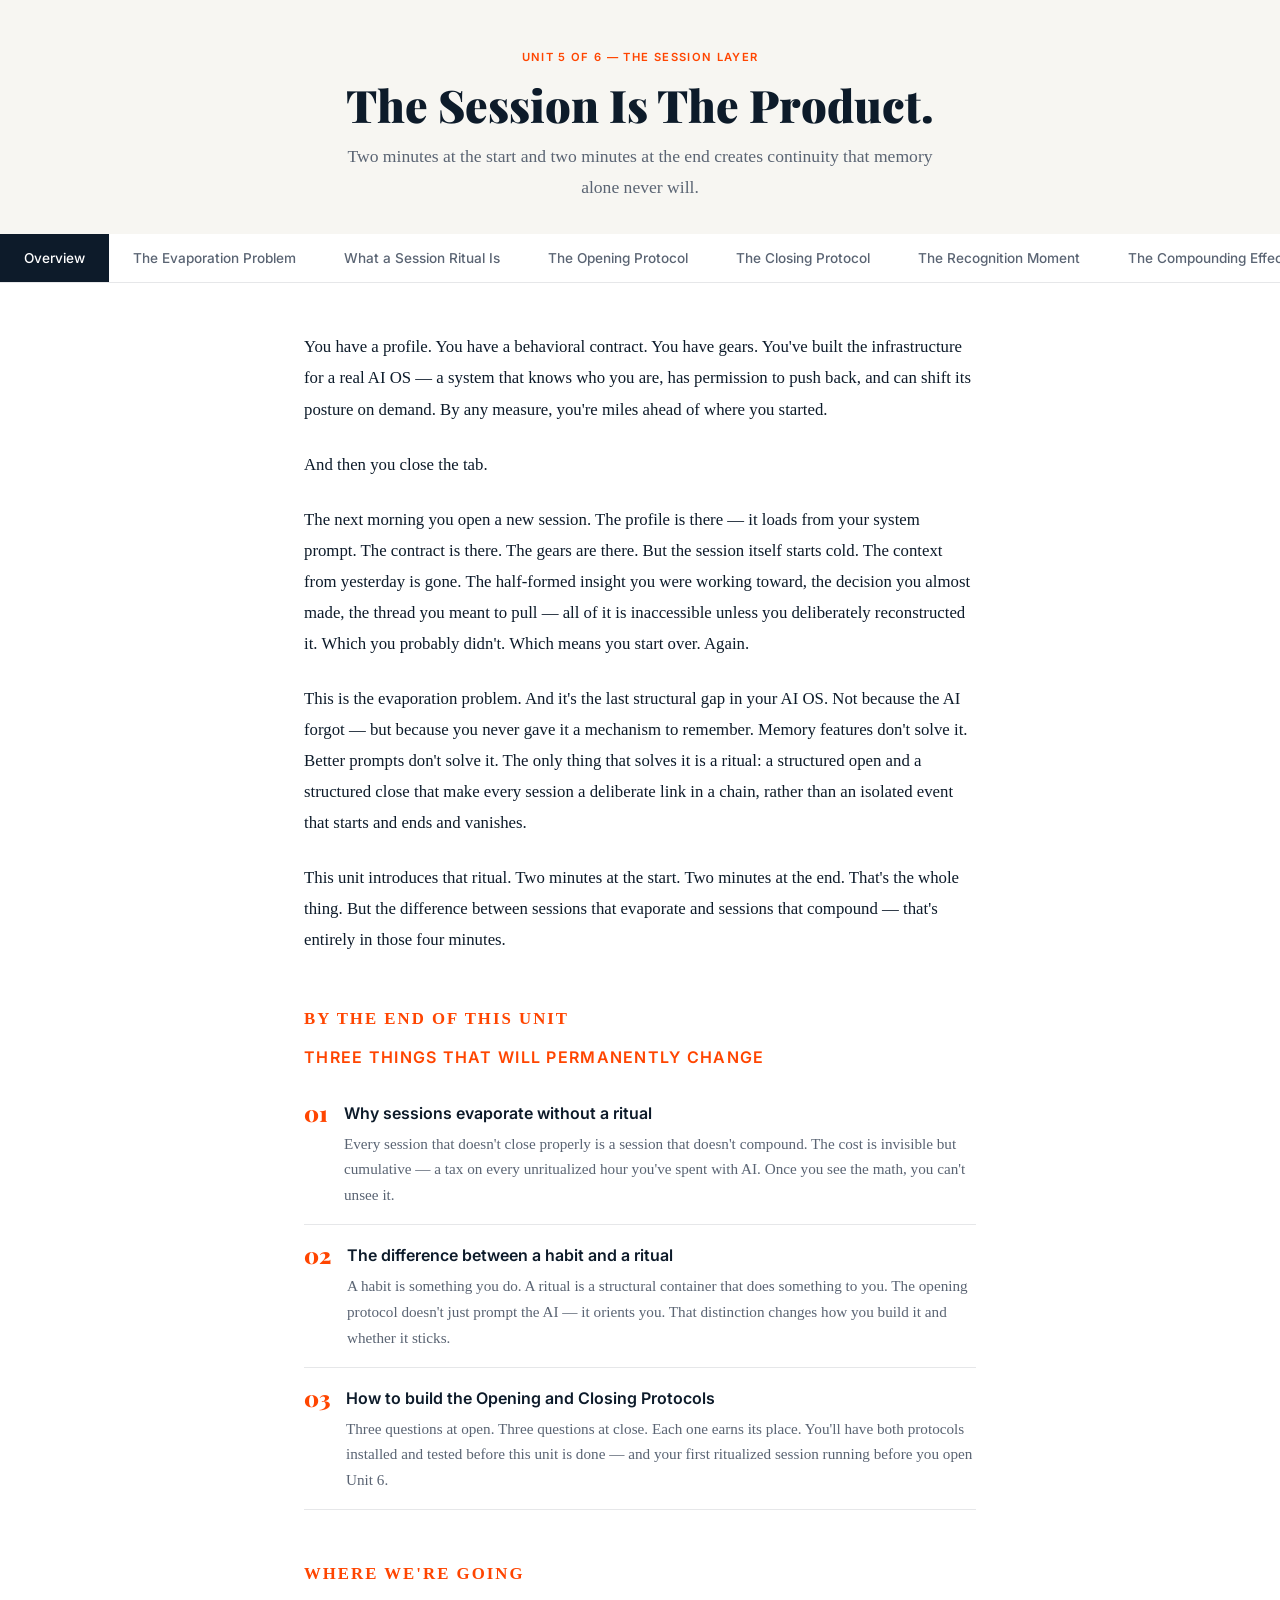
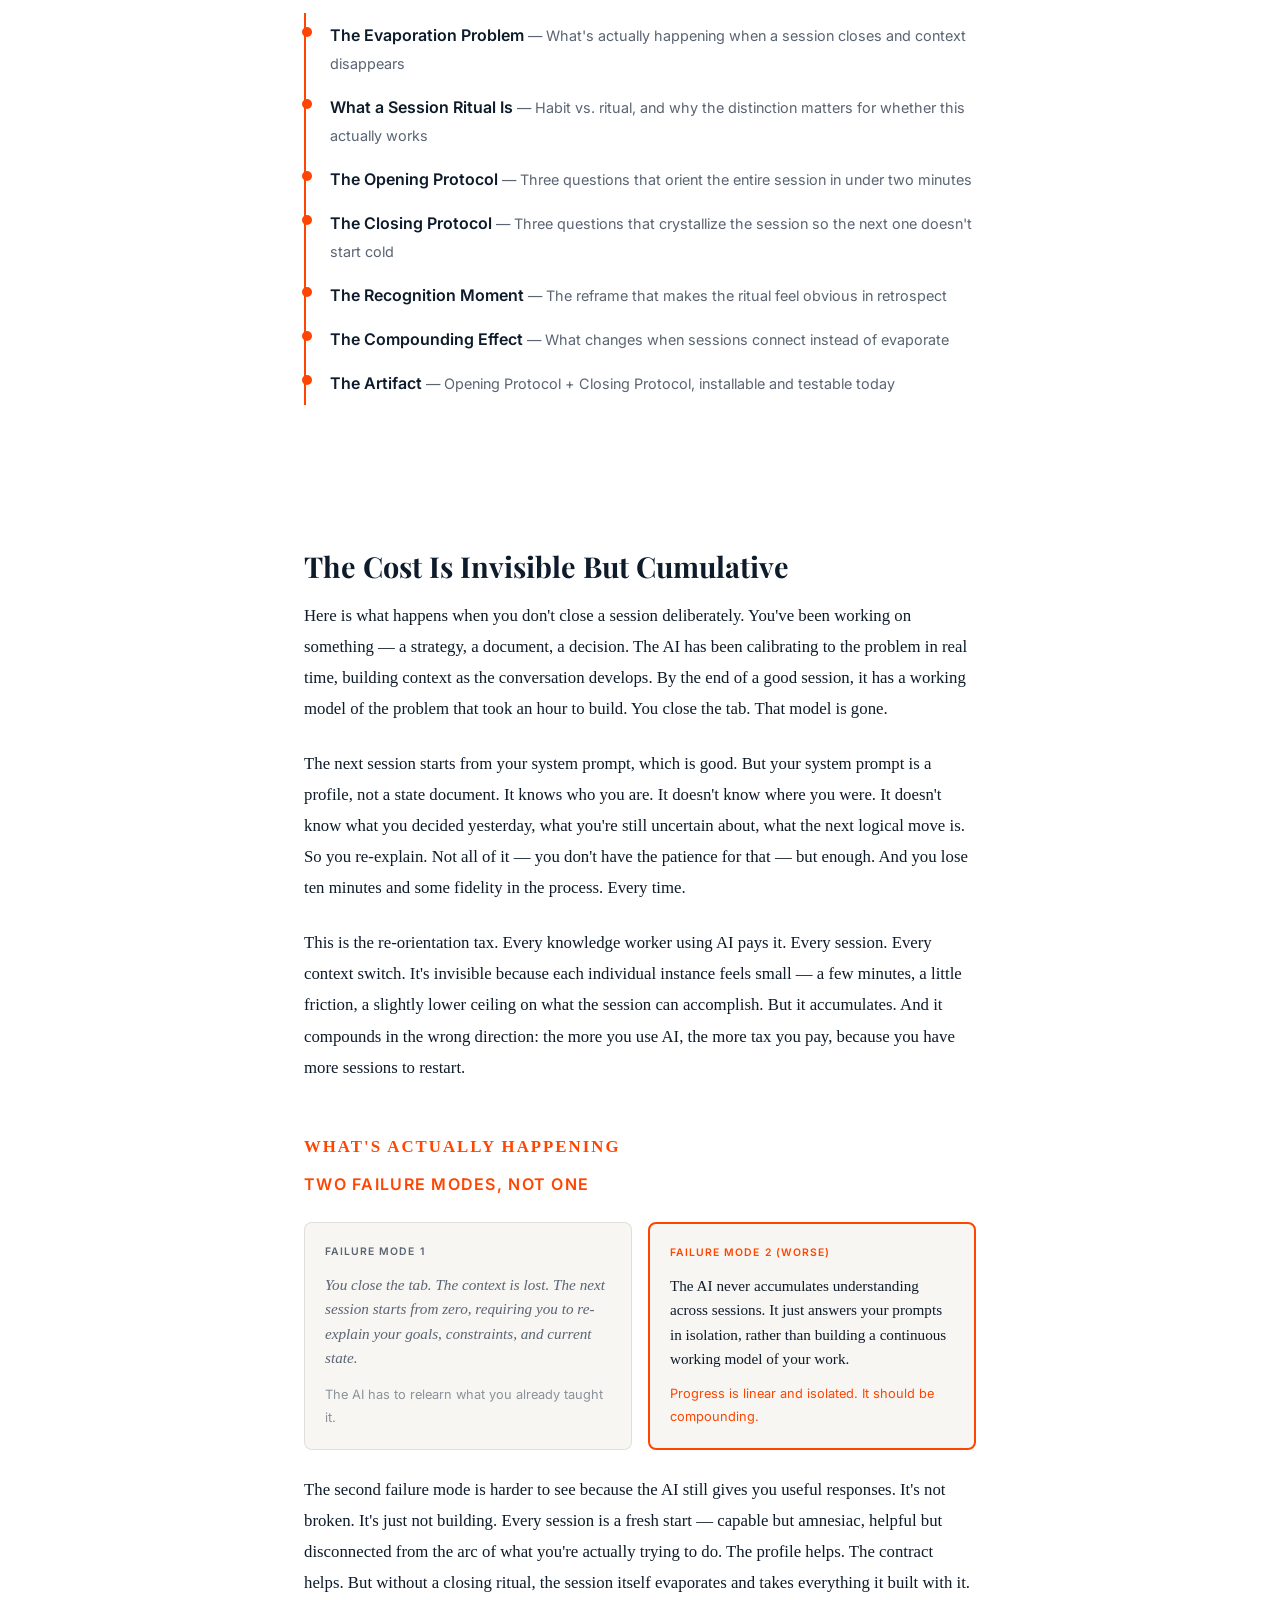
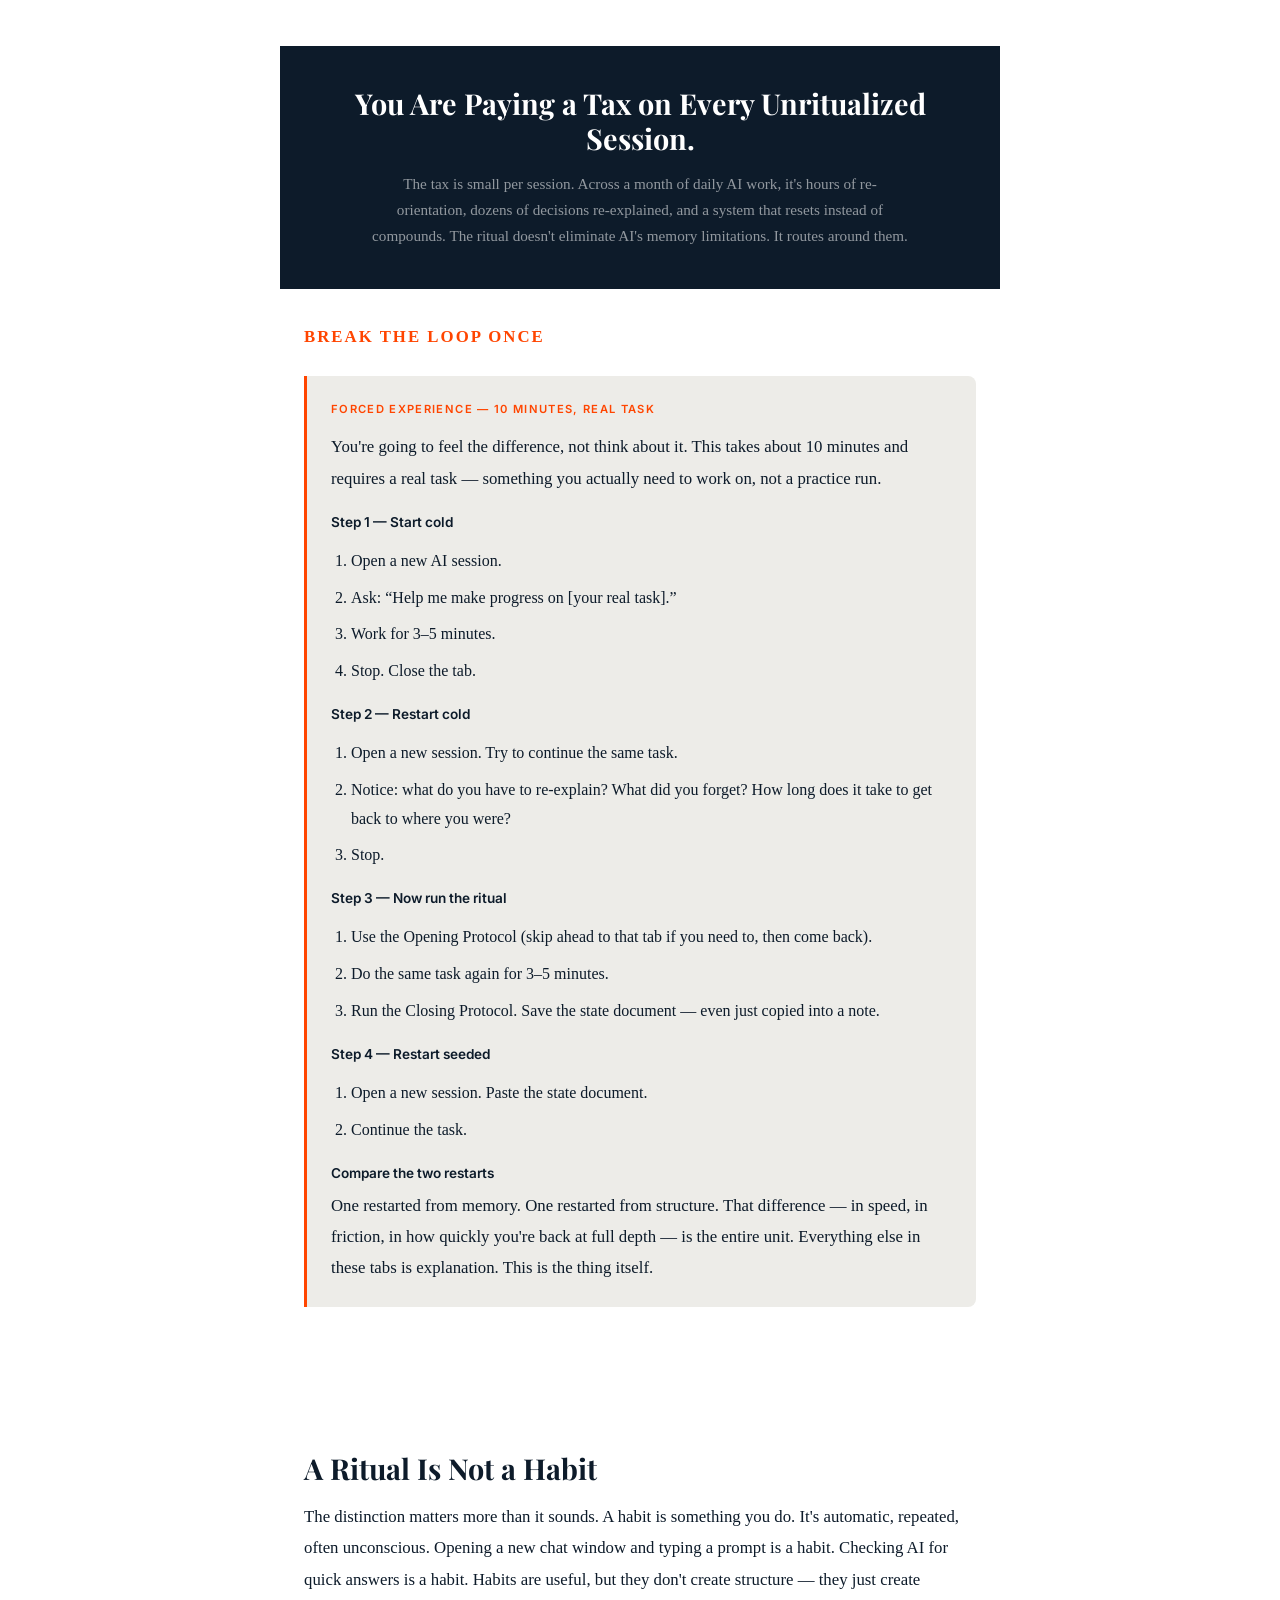
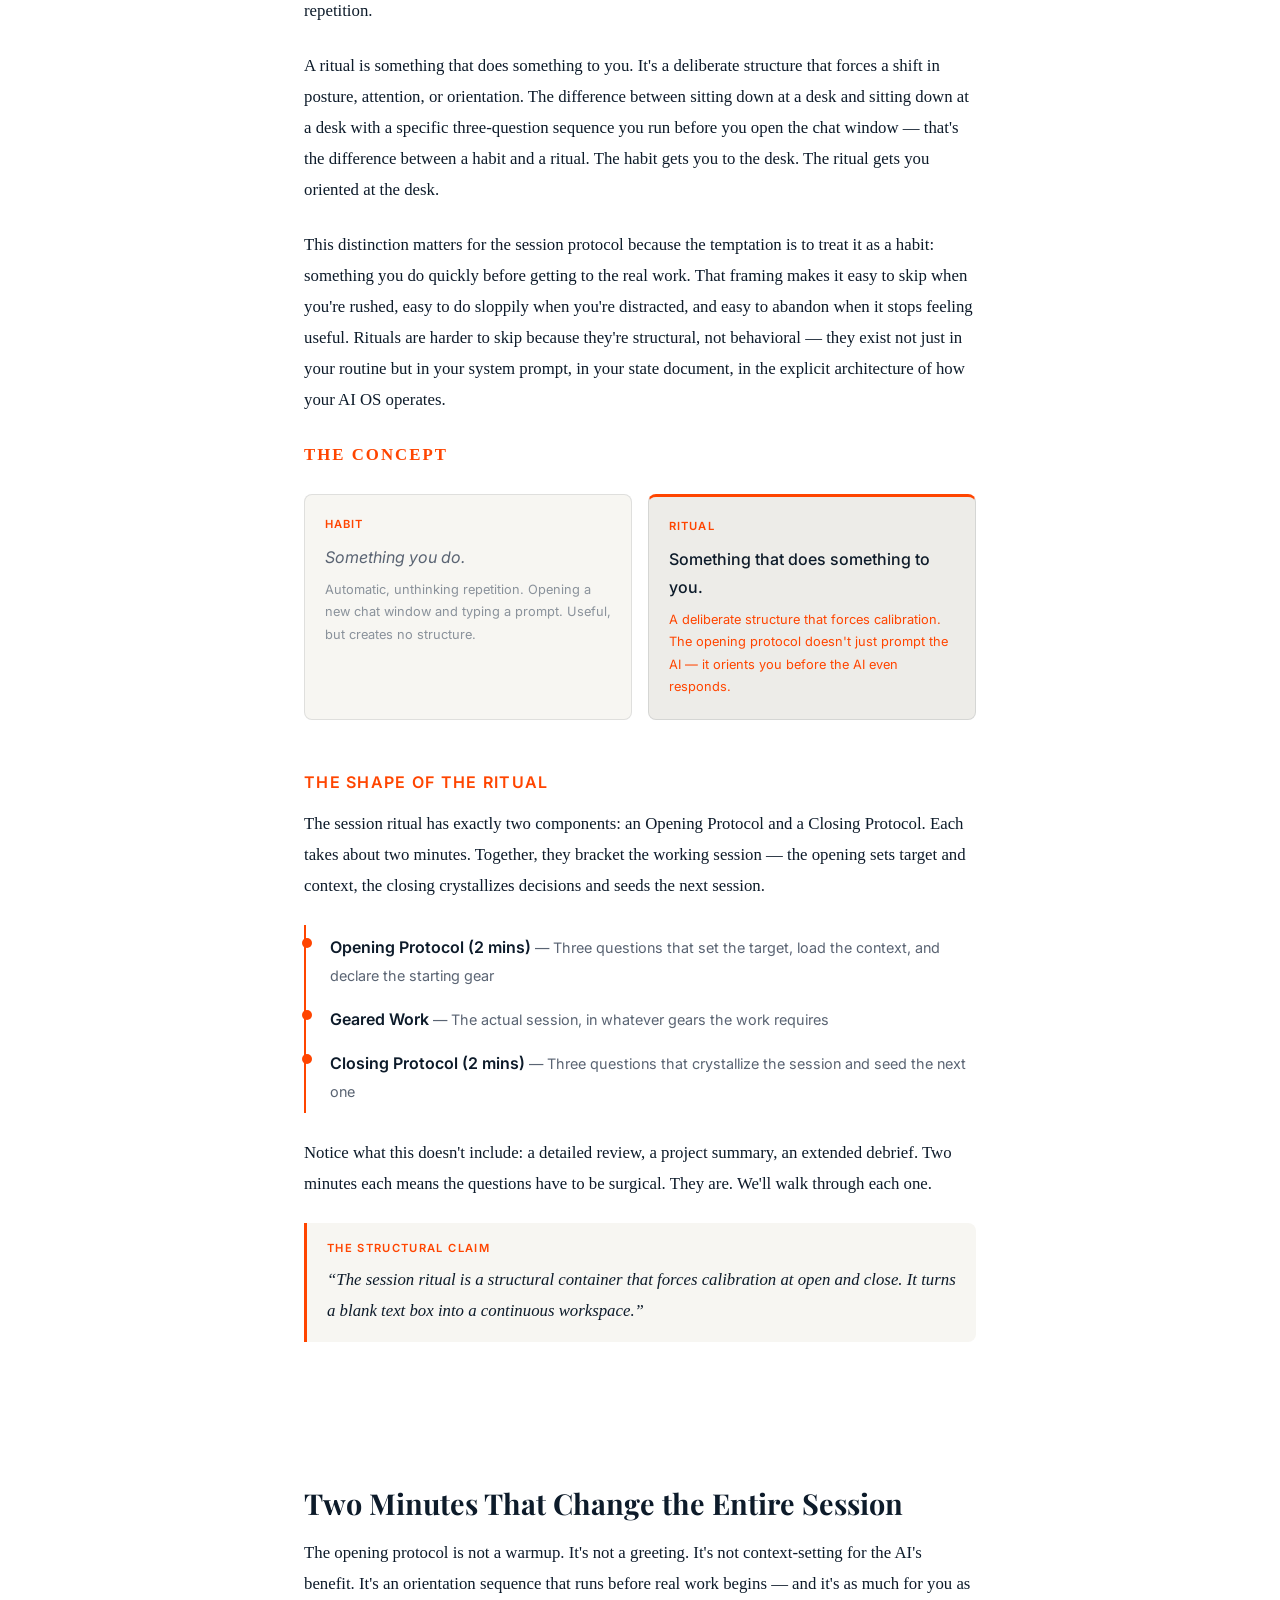
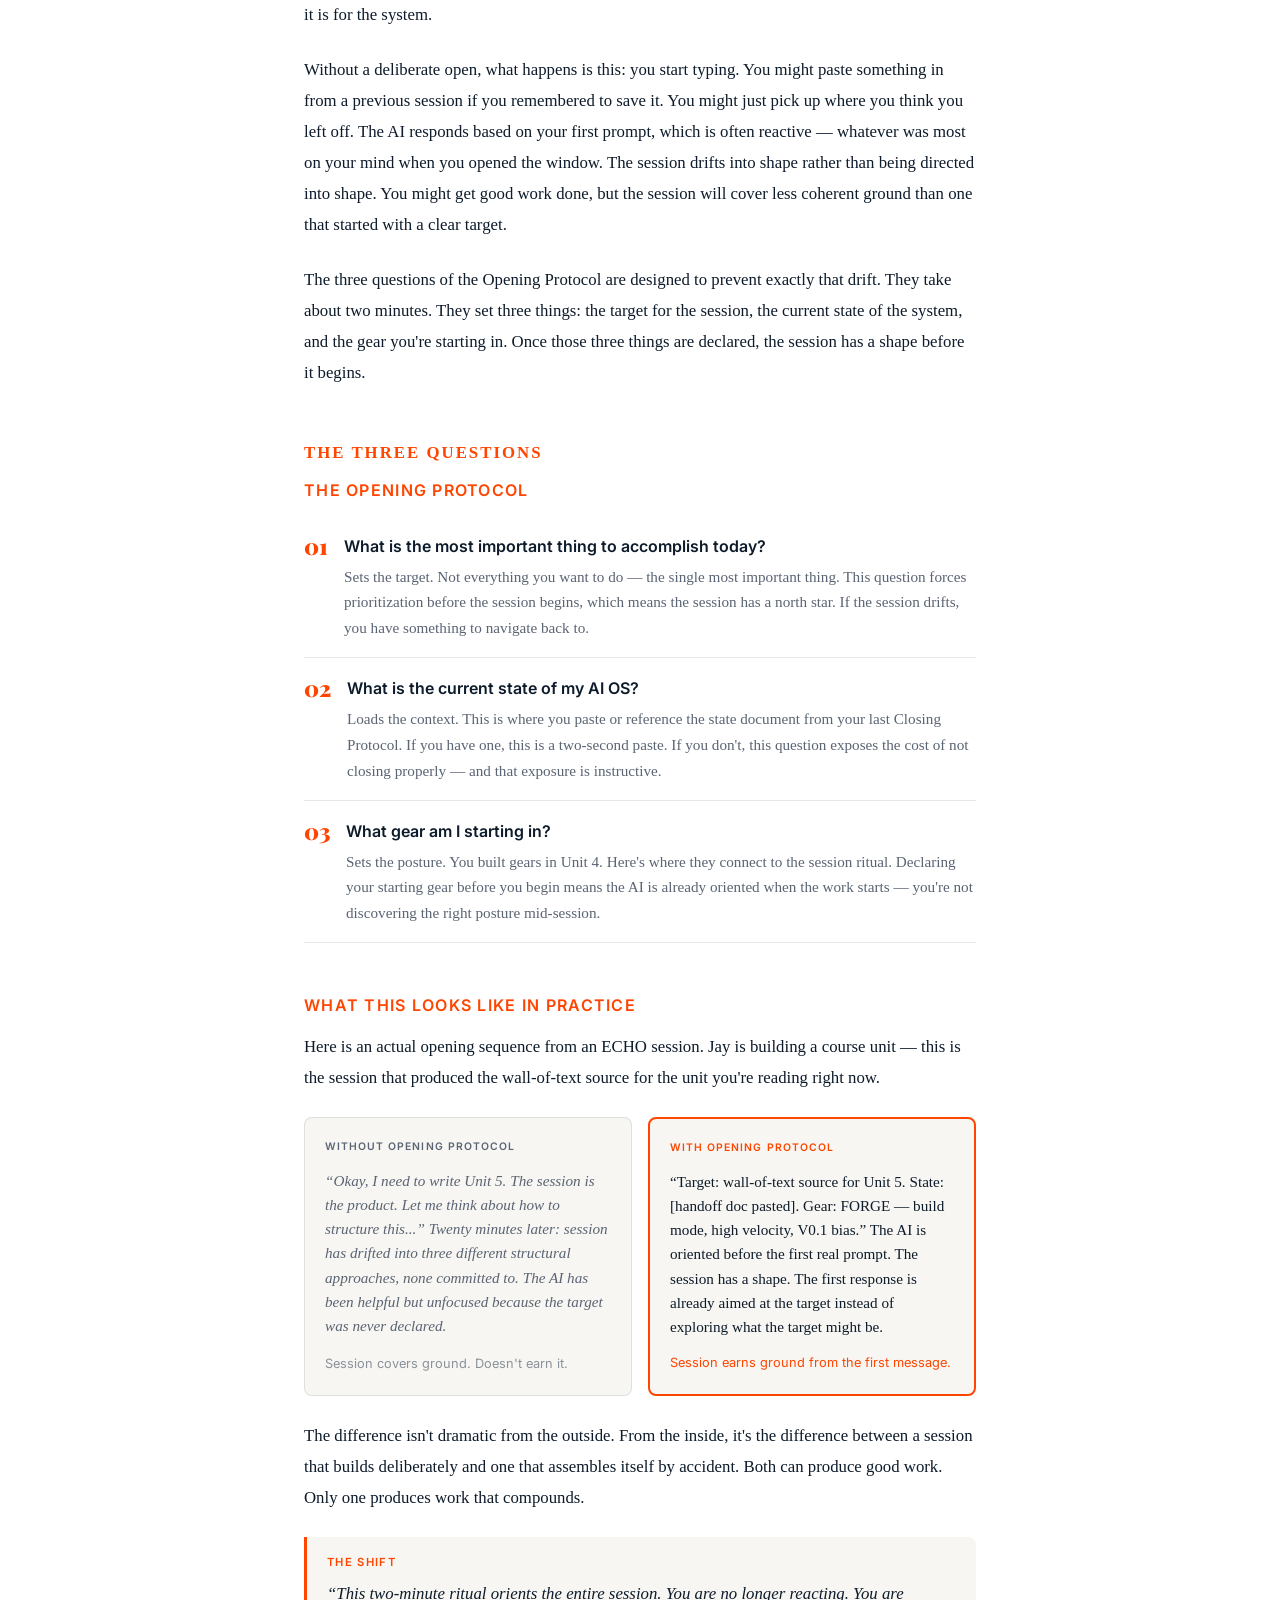
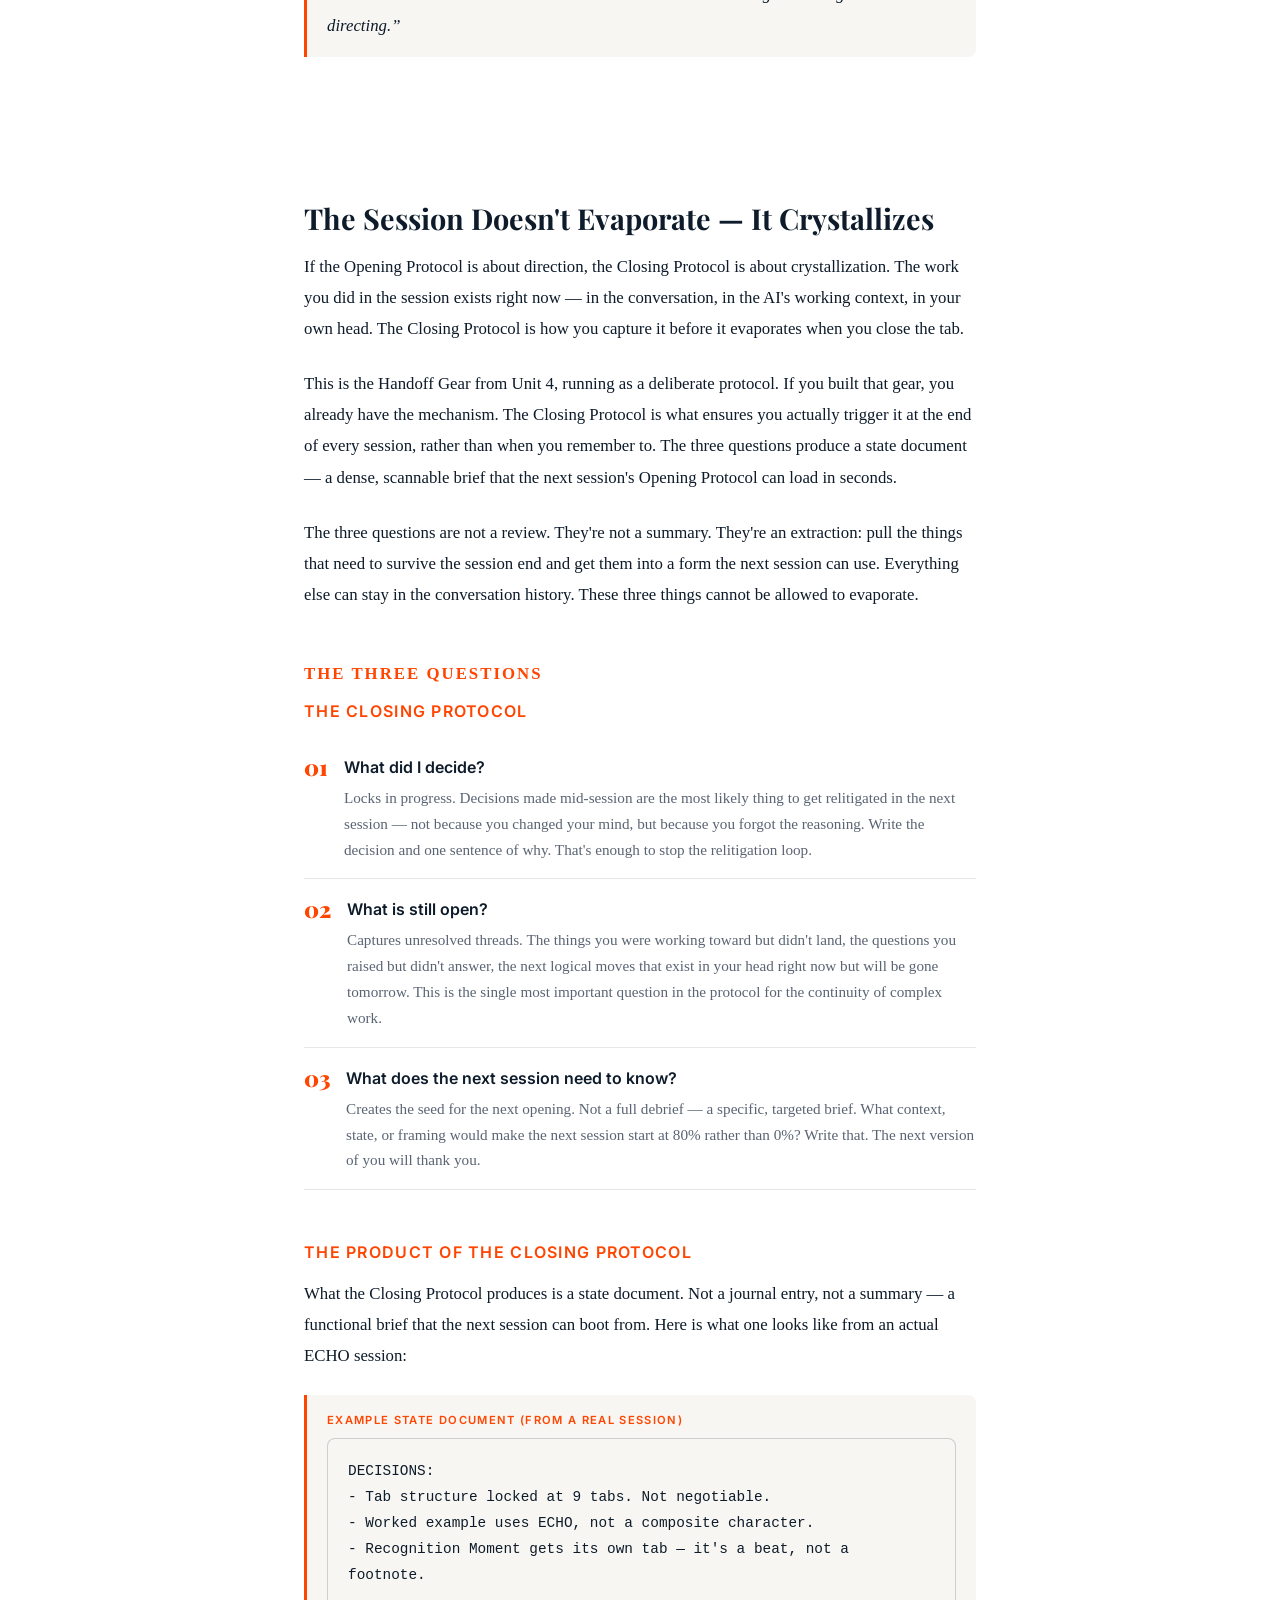
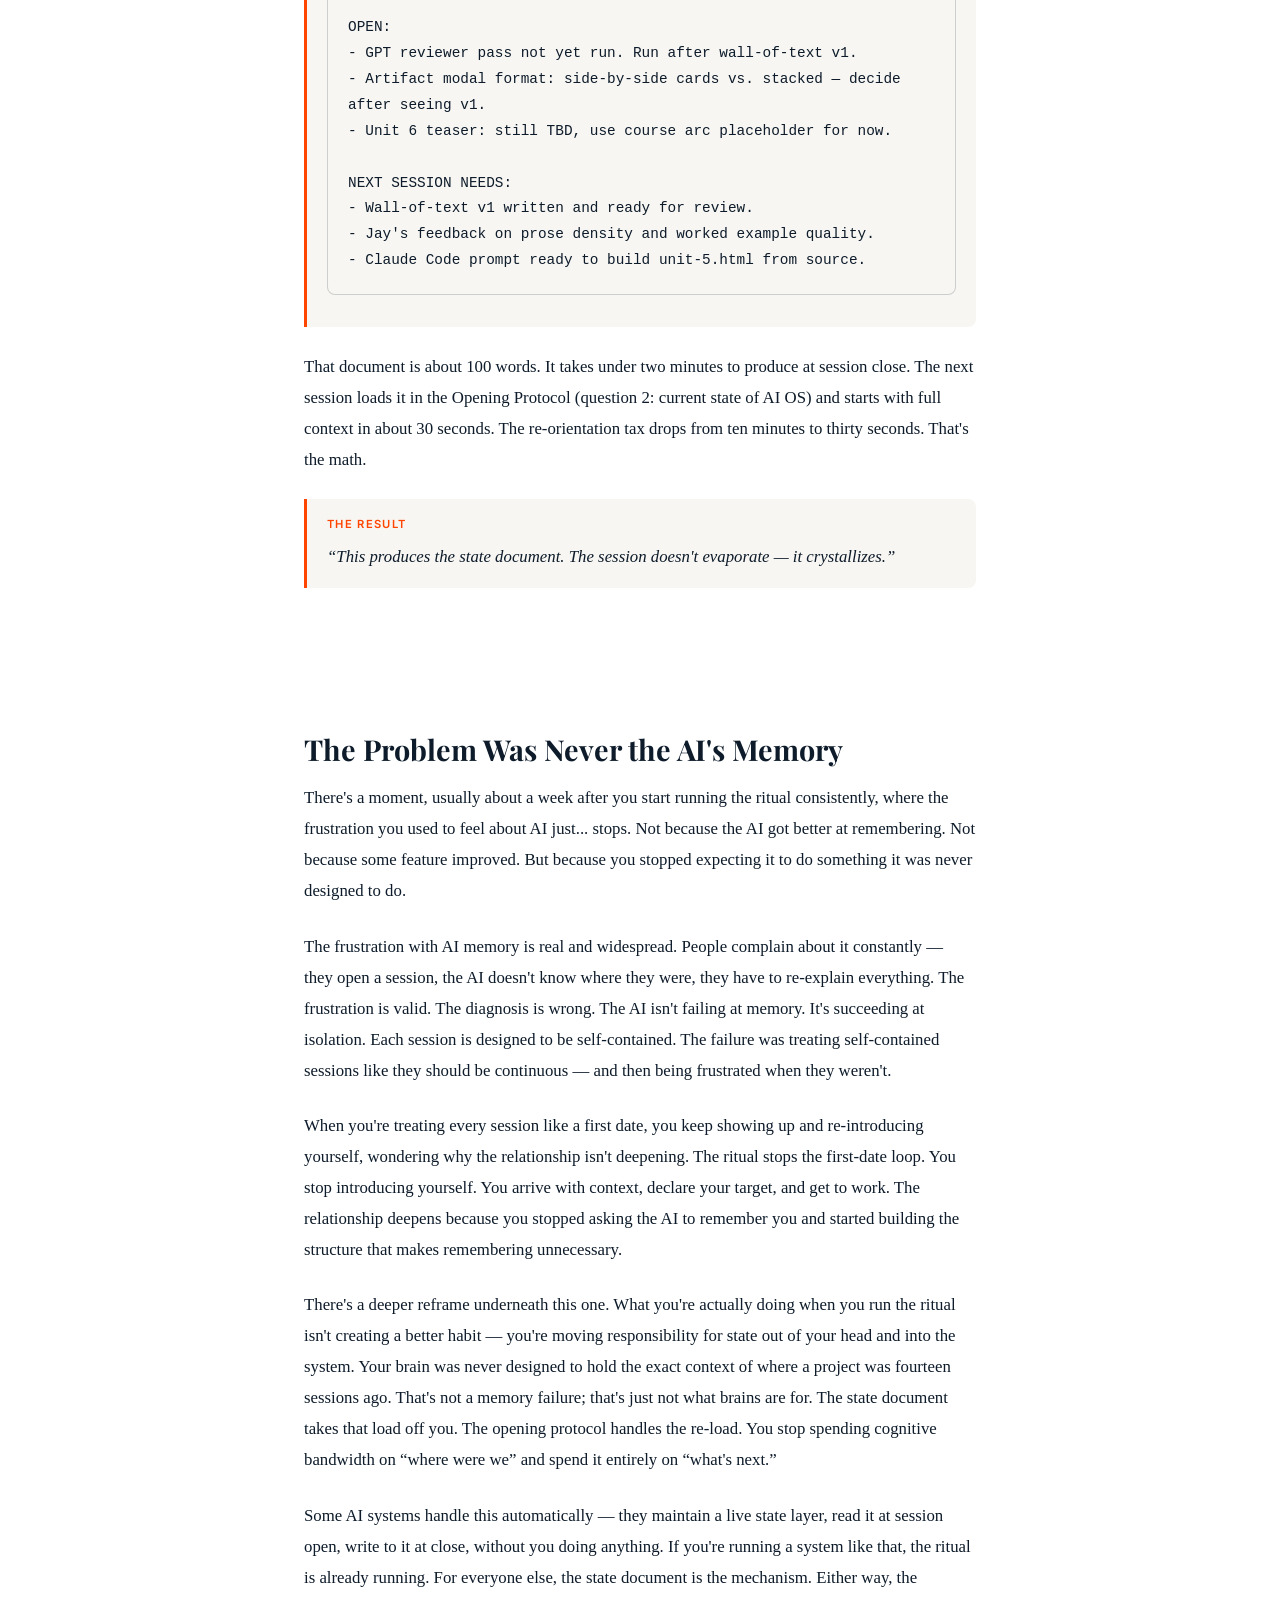
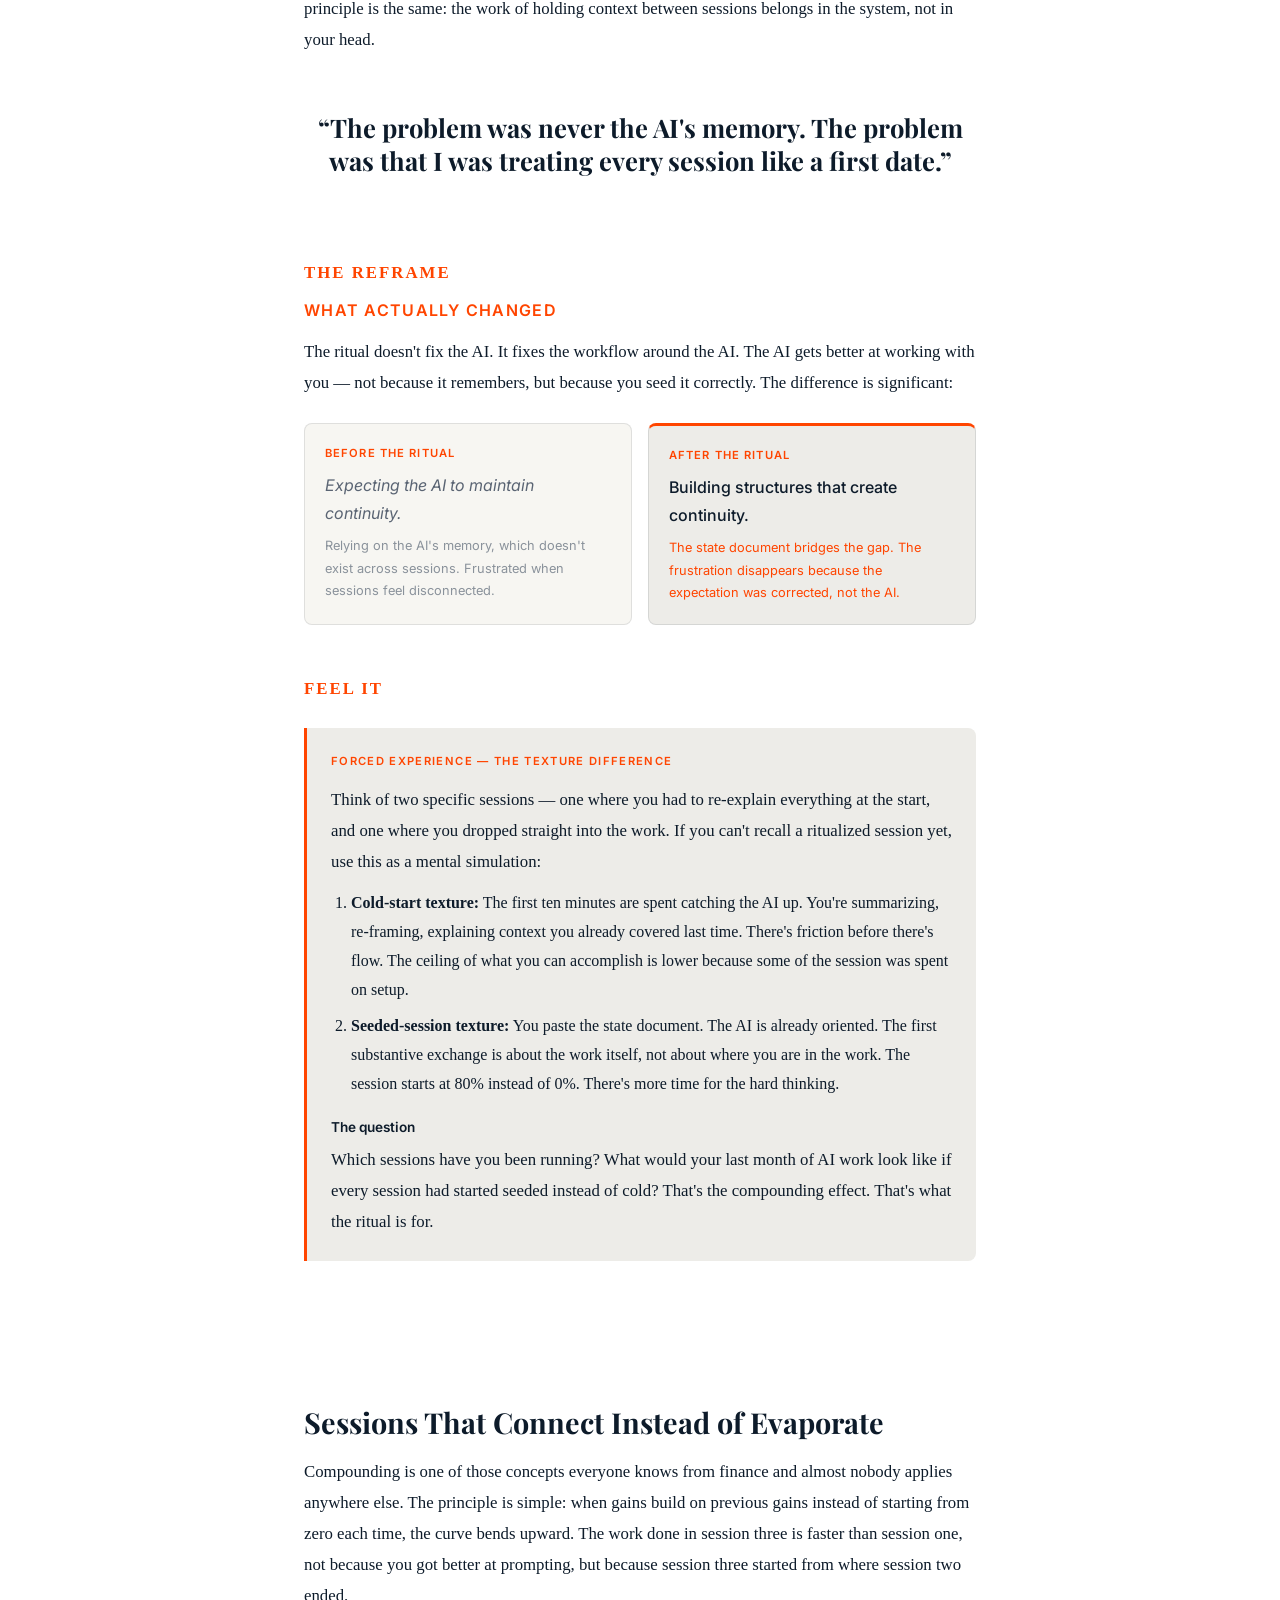
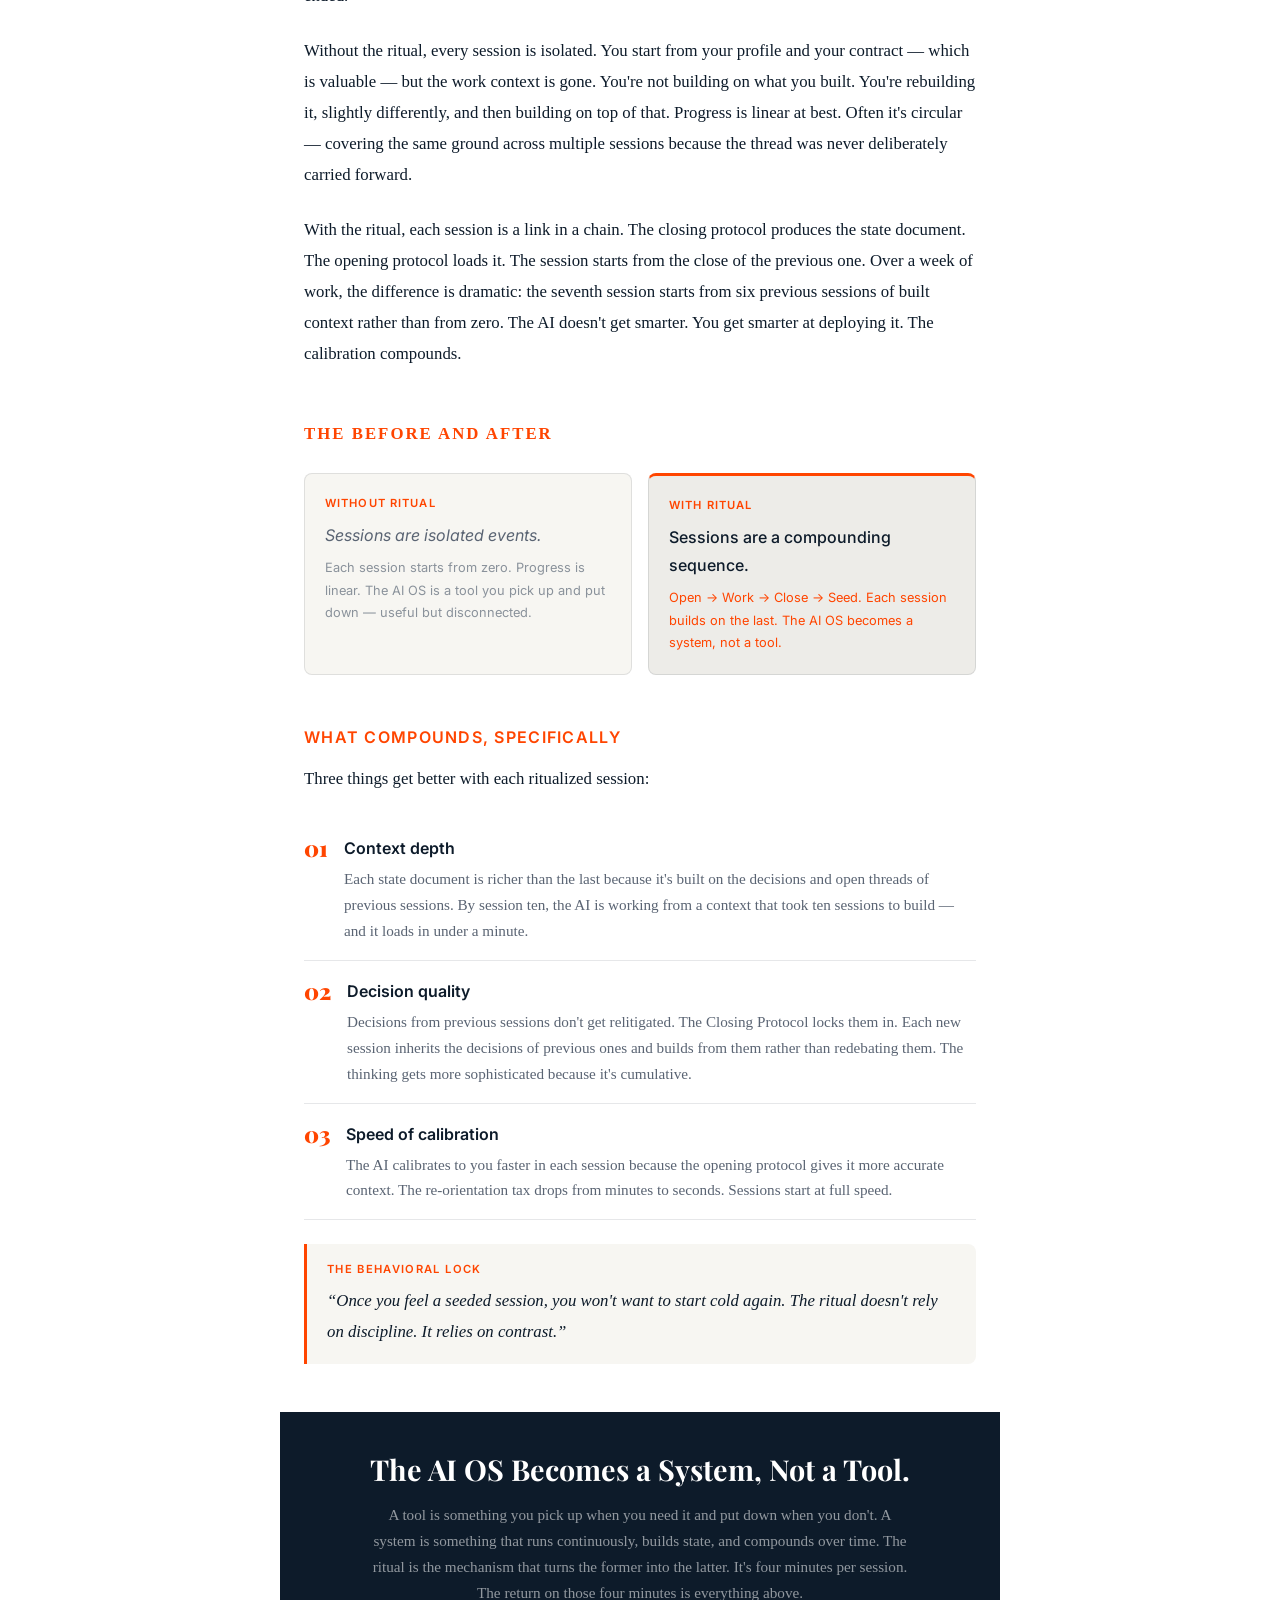
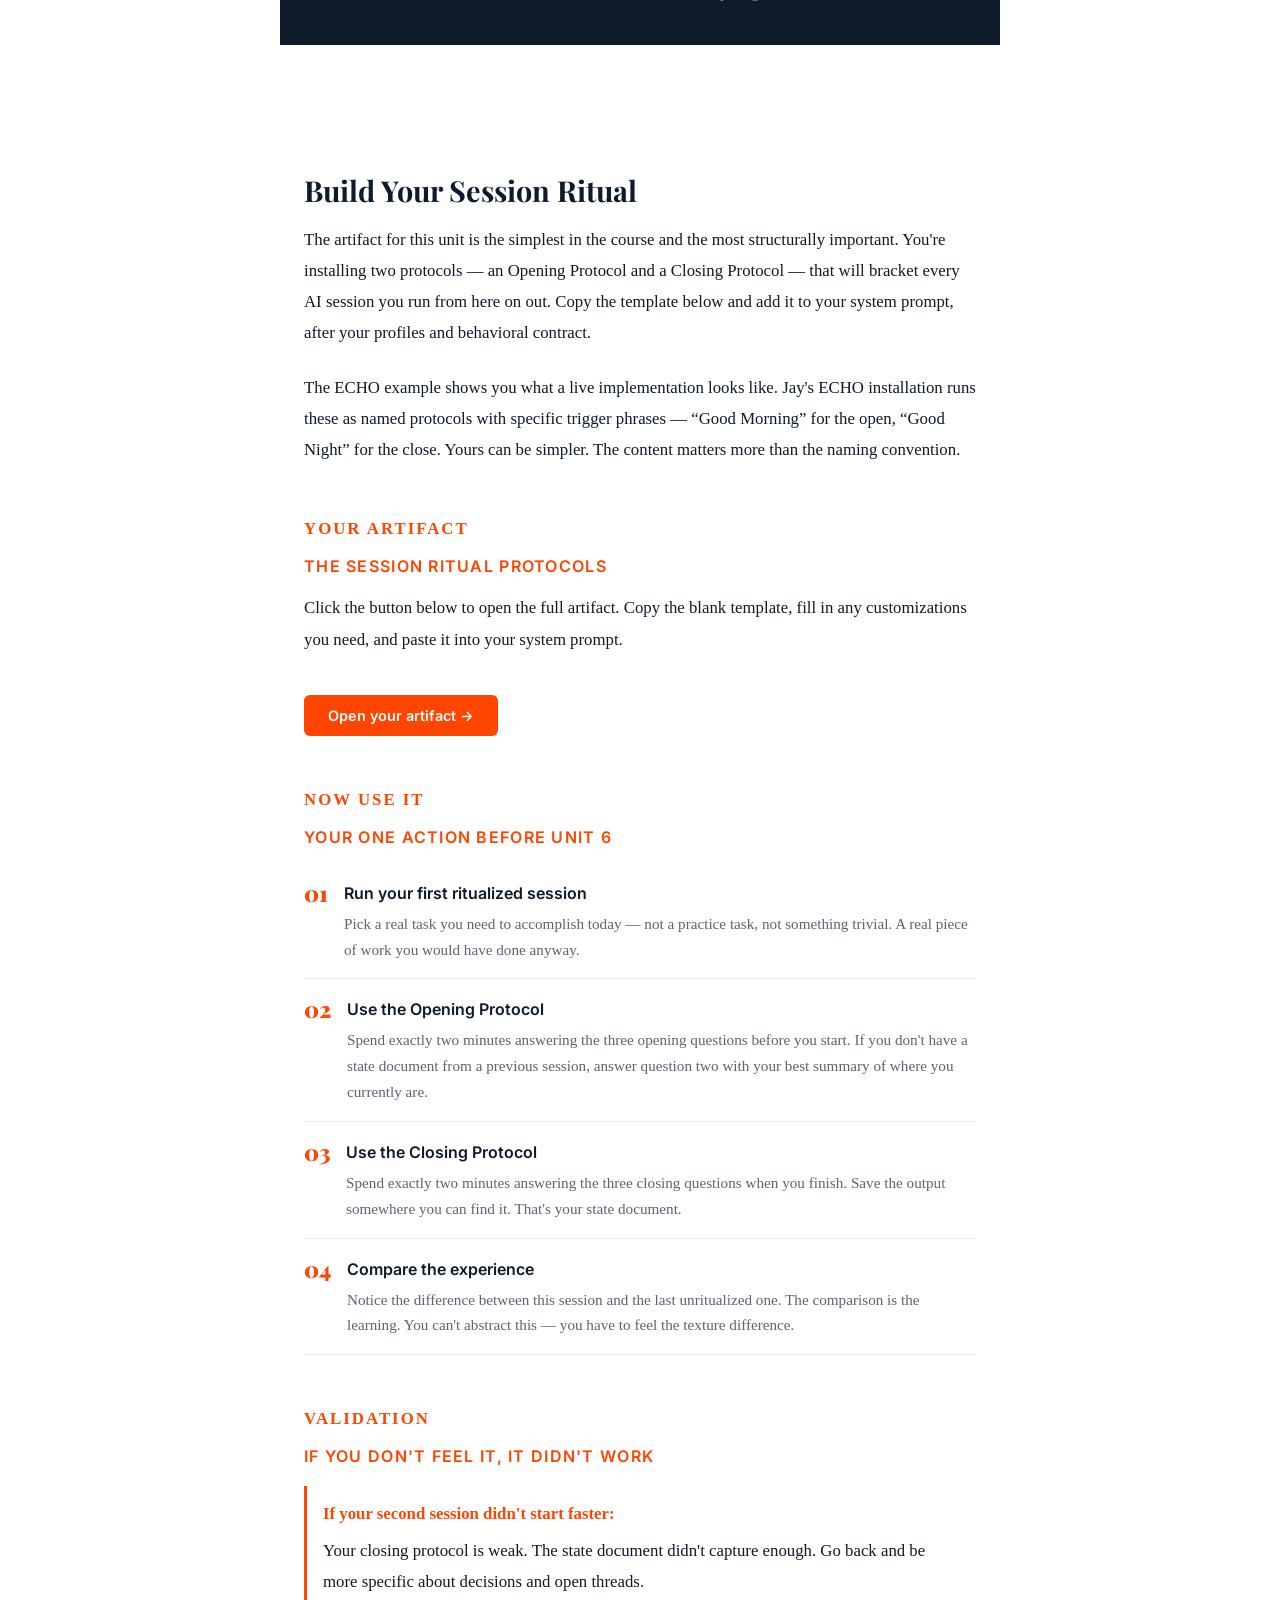
<file: unit-5.html>
<!DOCTYPE html>
<html lang="en">
<head>
  <meta charset="UTF-8">
  <meta name="viewport" content="width=device-width, initial-scale=1.0">
  <title>Unit 5 — The Session Layer | Build Your AI OS</title>
  <link rel="preconnect" href="https://fonts.googleapis.com">
  <link rel="preconnect" href="https://fonts.gstatic.com" crossorigin>
  <link href="https://fonts.googleapis.com/css2?family=Playfair+Display:ital,wght@0,700;0,900;1,700;1,900&family=Inter:wght@400;500;600&display=swap" rel="stylesheet">
  <link rel="stylesheet" href="course.css">
</head>
<body>
<script>
window.UNIT_DATA = {
  unit: 5,
  title: "The Session Is The Product",
  subtitle: "Unit 5: The Session Layer",
  claim: "Two minutes at the start and two minutes at the end creates continuity that memory alone never will.",
  entryState: "It forgets everything",
  exitState: "I close the loop, it compounds",
  nextUnit: "unit-6.html",
  tabs: [
    { label: "Overview",                  contentId: "panel-0" },
    { label: "The Evaporation Problem",   contentId: "panel-1" },
    { label: "What a Session Ritual Is",  contentId: "panel-2" },
    { label: "The Opening Protocol",      contentId: "panel-3" },
    { label: "The Closing Protocol",      contentId: "panel-4" },
    { label: "The Recognition Moment",    contentId: "panel-5" },
    { label: "The Compounding Effect",    contentId: "panel-6" },
    { label: "The Artifact",              contentId: "panel-7" },
    { label: "What's Next",              contentId: "panel-8" }
  ],
  checklistCount: 4,
  copyBlocks: [
    { triggerId: "copyBtn", contentId: "copyBlock" }
  ]
};
</script>

  <!-- ===== UNIT TITLE BLOCK ===== -->
  <div class="unit-title-block">
    <span class="eyebrow">UNIT 5 OF 6 &mdash; THE SESSION LAYER</span>
    <h1>The Session Is The Product.</h1>
    <p class="subtitle">Two minutes at the start and two minutes at the end creates continuity that memory alone never will.</p>
  </div>

  <!-- ===== TAB NAV ===== -->
  <nav class="tab-nav">
    <div class="tab-nav-tabs">
      <button class="tab-btn active" data-tab="0">Overview</button>
      <button class="tab-btn" data-tab="1">The Evaporation Problem</button>
      <button class="tab-btn" data-tab="2">What a Session Ritual Is</button>
      <button class="tab-btn" data-tab="3">The Opening Protocol</button>
      <button class="tab-btn" data-tab="4">The Closing Protocol</button>
      <button class="tab-btn" data-tab="5">The Recognition Moment</button>
      <button class="tab-btn" data-tab="6">The Compounding Effect</button>
      <button class="tab-btn" data-tab="7">The Artifact</button>
      <button class="tab-btn" data-tab="8">What's Next</button>
      <div class="progress-bar" id="progressBar"></div>
    </div>
  </nav>

  <main>

    <!-- ==================== PANEL 0: OVERVIEW ==================== -->
    <div class="content-area" id="panel-0">
      <div class="section">
        <p class="prose">You have a profile. You have a behavioral contract. You have gears. You've built the infrastructure for a real AI OS &mdash; a system that knows who you are, has permission to push back, and can shift its posture on demand. By any measure, you're miles ahead of where you started.</p>
        <p class="prose">And then you close the tab.</p>
        <p class="prose">The next morning you open a new session. The profile is there &mdash; it loads from your system prompt. The contract is there. The gears are there. But the session itself starts cold. The context from yesterday is gone. The half-formed insight you were working toward, the decision you almost made, the thread you meant to pull &mdash; all of it is inaccessible unless you deliberately reconstructed it. Which you probably didn't. Which means you start over. Again.</p>
        <p class="prose">This is the evaporation problem. And it's the last structural gap in your AI OS. Not because the AI forgot &mdash; but because you never gave it a mechanism to remember. Memory features don't solve it. Better prompts don't solve it. The only thing that solves it is a ritual: a structured open and a structured close that make every session a deliberate link in a chain, rather than an isolated event that starts and ends and vanishes.</p>
        <p class="prose">This unit introduces that ritual. Two minutes at the start. Two minutes at the end. That's the whole thing. But the difference between sessions that evaporate and sessions that compound &mdash; that's entirely in those four minutes.</p>
      </div>

      <div class="section">
        <p class="section-label">BY THE END OF THIS UNIT</p>
        <h3>THREE THINGS THAT WILL PERMANENTLY CHANGE</h3>
        <div class="num-item">
          <span class="num-item-num">01</span>
          <div class="num-item-content">
            <div class="num-item-title">Why sessions evaporate without a ritual</div>
            <div class="num-item-desc">Every session that doesn't close properly is a session that doesn't compound. The cost is invisible but cumulative &mdash; a tax on every unritualized hour you've spent with AI. Once you see the math, you can't unsee it.</div>
          </div>
        </div>
        <div class="num-item">
          <span class="num-item-num">02</span>
          <div class="num-item-content">
            <div class="num-item-title">The difference between a habit and a ritual</div>
            <div class="num-item-desc">A habit is something you do. A ritual is a structural container that does something to you. The opening protocol doesn't just prompt the AI &mdash; it orients you. That distinction changes how you build it and whether it sticks.</div>
          </div>
        </div>
        <div class="num-item">
          <span class="num-item-num">03</span>
          <div class="num-item-content">
            <div class="num-item-title">How to build the Opening and Closing Protocols</div>
            <div class="num-item-desc">Three questions at open. Three questions at close. Each one earns its place. You'll have both protocols installed and tested before this unit is done &mdash; and your first ritualized session running before you open Unit 6.</div>
          </div>
        </div>
      </div>

      <div class="section">
        <p class="section-label">WHERE WE'RE GOING</p>
        <div class="timeline">
          <div class="timeline-step"><span class="timeline-step-label">The Evaporation Problem</span> <span class="timeline-step-desc">&mdash; What's actually happening when a session closes and context disappears</span></div>
          <div class="timeline-step"><span class="timeline-step-label">What a Session Ritual Is</span> <span class="timeline-step-desc">&mdash; Habit vs. ritual, and why the distinction matters for whether this actually works</span></div>
          <div class="timeline-step"><span class="timeline-step-label">The Opening Protocol</span> <span class="timeline-step-desc">&mdash; Three questions that orient the entire session in under two minutes</span></div>
          <div class="timeline-step"><span class="timeline-step-label">The Closing Protocol</span> <span class="timeline-step-desc">&mdash; Three questions that crystallize the session so the next one doesn't start cold</span></div>
          <div class="timeline-step"><span class="timeline-step-label">The Recognition Moment</span> <span class="timeline-step-desc">&mdash; The reframe that makes the ritual feel obvious in retrospect</span></div>
          <div class="timeline-step"><span class="timeline-step-label">The Compounding Effect</span> <span class="timeline-step-desc">&mdash; What changes when sessions connect instead of evaporate</span></div>
          <div class="timeline-step"><span class="timeline-step-label">The Artifact</span> <span class="timeline-step-desc">&mdash; Opening Protocol + Closing Protocol, installable and testable today</span></div>
        </div>
      </div>
    </div>

    <!-- ==================== PANEL 1: THE EVAPORATION PROBLEM ==================== -->
    <div class="content-area" id="panel-1">
      <div class="section">
        <h2>The Cost Is Invisible But Cumulative</h2>
        <p class="prose">Here is what happens when you don't close a session deliberately. You've been working on something &mdash; a strategy, a document, a decision. The AI has been calibrating to the problem in real time, building context as the conversation develops. By the end of a good session, it has a working model of the problem that took an hour to build. You close the tab. That model is gone.</p>
        <p class="prose">The next session starts from your system prompt, which is good. But your system prompt is a profile, not a state document. It knows who you are. It doesn't know where you were. It doesn't know what you decided yesterday, what you're still uncertain about, what the next logical move is. So you re-explain. Not all of it &mdash; you don't have the patience for that &mdash; but enough. And you lose ten minutes and some fidelity in the process. Every time.</p>
        <p class="prose">This is the re-orientation tax. Every knowledge worker using AI pays it. Every session. Every context switch. It's invisible because each individual instance feels small &mdash; a few minutes, a little friction, a slightly lower ceiling on what the session can accomplish. But it accumulates. And it compounds in the wrong direction: the more you use AI, the more tax you pay, because you have more sessions to restart.</p>
      </div>

      <div class="section">
        <p class="section-label">WHAT'S ACTUALLY HAPPENING</p>
        <h3>TWO FAILURE MODES, NOT ONE</h3>

        <div class="demo-cards">
          <div class="demo-card">
            <div class="demo-card-header muted">FAILURE MODE 1</div>
            <div class="demo-card-body italic">You close the tab. The context is lost. The next session starts from zero, requiring you to re-explain your goals, constraints, and current state.</div>
            <div class="demo-card-footer">The AI has to relearn what you already taught it.</div>
          </div>
          <div class="demo-card highlighted">
            <div class="demo-card-header accent">FAILURE MODE 2 (WORSE)</div>
            <div class="demo-card-body bold">The AI never accumulates understanding across sessions. It just answers your prompts in isolation, rather than building a continuous working model of your work.</div>
            <div class="demo-card-footer accent">Progress is linear and isolated. It should be compounding.</div>
          </div>
        </div>

        <p class="prose">The second failure mode is harder to see because the AI still gives you useful responses. It's not broken. It's just not building. Every session is a fresh start &mdash; capable but amnesiac, helpful but disconnected from the arc of what you're actually trying to do. The profile helps. The contract helps. But without a closing ritual, the session itself evaporates and takes everything it built with it.</p>
      </div>

      <div class="dark-divider">
        <h2>You Are Paying a Tax on Every Unritualized Session.</h2>
        <p>The tax is small per session. Across a month of daily AI work, it's hours of re-orientation, dozens of decisions re-explained, and a system that resets instead of compounds. The ritual doesn't eliminate AI's memory limitations. It routes around them.</p>
      </div>

      <div class="section">
        <p class="section-label">BREAK THE LOOP ONCE</p>
        <div class="exercise-block">
          <div class="exercise-label">FORCED EXPERIENCE &mdash; 10 MINUTES, REAL TASK</div>
          <p>You're going to feel the difference, not think about it. This takes about 10 minutes and requires a real task &mdash; something you actually need to work on, not a practice run.</p>

          <p class="exercise-heading">Step 1 &mdash; Start cold</p>
          <ol>
            <li>Open a new AI session.</li>
            <li>Ask: &ldquo;Help me make progress on [your real task].&rdquo;</li>
            <li>Work for 3&ndash;5 minutes.</li>
            <li>Stop. Close the tab.</li>
          </ol>

          <p class="exercise-heading">Step 2 &mdash; Restart cold</p>
          <ol>
            <li>Open a new session. Try to continue the same task.</li>
            <li>Notice: what do you have to re-explain? What did you forget? How long does it take to get back to where you were?</li>
            <li>Stop.</li>
          </ol>

          <p class="exercise-heading">Step 3 &mdash; Now run the ritual</p>
          <ol>
            <li>Use the Opening Protocol (skip ahead to that tab if you need to, then come back).</li>
            <li>Do the same task again for 3&ndash;5 minutes.</li>
            <li>Run the Closing Protocol. Save the state document &mdash; even just copied into a note.</li>
          </ol>

          <p class="exercise-heading">Step 4 &mdash; Restart seeded</p>
          <ol>
            <li>Open a new session. Paste the state document.</li>
            <li>Continue the task.</li>
          </ol>

          <p class="exercise-heading">Compare the two restarts</p>
          <p>One restarted from memory. One restarted from structure. That difference &mdash; in speed, in friction, in how quickly you're back at full depth &mdash; is the entire unit. Everything else in these tabs is explanation. This is the thing itself.</p>
        </div>
      </div>
    </div>

    <!-- ==================== PANEL 2: WHAT A SESSION RITUAL IS ==================== -->
    <div class="content-area" id="panel-2">
      <div class="section">
        <h2>A Ritual Is Not a Habit</h2>
        <p class="prose">The distinction matters more than it sounds. A habit is something you do. It's automatic, repeated, often unconscious. Opening a new chat window and typing a prompt is a habit. Checking AI for quick answers is a habit. Habits are useful, but they don't create structure &mdash; they just create repetition.</p>
        <p class="prose">A ritual is something that does something to you. It's a deliberate structure that forces a shift in posture, attention, or orientation. The difference between sitting down at a desk and sitting down at a desk with a specific three-question sequence you run before you open the chat window &mdash; that's the difference between a habit and a ritual. The habit gets you to the desk. The ritual gets you oriented at the desk.</p>
        <p class="prose">This distinction matters for the session protocol because the temptation is to treat it as a habit: something you do quickly before getting to the real work. That framing makes it easy to skip when you're rushed, easy to do sloppily when you're distracted, and easy to abandon when it stops feeling useful. Rituals are harder to skip because they're structural, not behavioral &mdash; they exist not just in your routine but in your system prompt, in your state document, in the explicit architecture of how your AI OS operates.</p>

        <p class="section-label">THE CONCEPT</p>

        <div class="comparison">
          <div class="comparison-card">
            <div class="card-label">HABIT</div>
            <div class="card-content muted">Something you do.</div>
            <div class="card-caption">Automatic, unthinking repetition. Opening a new chat window and typing a prompt. Useful, but creates no structure.</div>
          </div>
          <div class="comparison-card accented">
            <div class="card-label">RITUAL</div>
            <div class="card-content">Something that does something to you.</div>
            <div class="card-caption">A deliberate structure that forces calibration. The opening protocol doesn't just prompt the AI &mdash; it orients you before the AI even responds.</div>
          </div>
        </div>
      </div>

      <div class="section">
        <h3>THE SHAPE OF THE RITUAL</h3>
        <p class="prose">The session ritual has exactly two components: an Opening Protocol and a Closing Protocol. Each takes about two minutes. Together, they bracket the working session &mdash; the opening sets target and context, the closing crystallizes decisions and seeds the next session.</p>

        <div class="timeline">
          <div class="timeline-step"><span class="timeline-step-label">Opening Protocol (2 mins)</span> <span class="timeline-step-desc">&mdash; Three questions that set the target, load the context, and declare the starting gear</span></div>
          <div class="timeline-step"><span class="timeline-step-label">Geared Work</span> <span class="timeline-step-desc">&mdash; The actual session, in whatever gears the work requires</span></div>
          <div class="timeline-step"><span class="timeline-step-label">Closing Protocol (2 mins)</span> <span class="timeline-step-desc">&mdash; Three questions that crystallize the session and seed the next one</span></div>
        </div>

        <p class="prose">Notice what this doesn't include: a detailed review, a project summary, an extended debrief. Two minutes each means the questions have to be surgical. They are. We'll walk through each one.</p>

        <div class="insight">
          <div class="insight-label">THE STRUCTURAL CLAIM</div>
          <p class="insight-quote">&ldquo;The session ritual is a structural container that forces calibration at open and close. It turns a blank text box into a continuous workspace.&rdquo;</p>
        </div>
      </div>
    </div>

    <!-- ==================== PANEL 3: THE OPENING PROTOCOL ==================== -->
    <div class="content-area" id="panel-3">
      <div class="section">
        <h2>Two Minutes That Change the Entire Session</h2>
        <p class="prose">The opening protocol is not a warmup. It's not a greeting. It's not context-setting for the AI's benefit. It's an orientation sequence that runs before real work begins &mdash; and it's as much for you as it is for the system.</p>
        <p class="prose">Without a deliberate open, what happens is this: you start typing. You might paste something in from a previous session if you remembered to save it. You might just pick up where you think you left off. The AI responds based on your first prompt, which is often reactive &mdash; whatever was most on your mind when you opened the window. The session drifts into shape rather than being directed into shape. You might get good work done, but the session will cover less coherent ground than one that started with a clear target.</p>
        <p class="prose">The three questions of the Opening Protocol are designed to prevent exactly that drift. They take about two minutes. They set three things: the target for the session, the current state of the system, and the gear you're starting in. Once those three things are declared, the session has a shape before it begins.</p>
      </div>

      <div class="section">
        <p class="section-label">THE THREE QUESTIONS</p>
        <h3>THE OPENING PROTOCOL</h3>

        <div class="num-item">
          <span class="num-item-num">01</span>
          <div class="num-item-content">
            <div class="num-item-title">What is the most important thing to accomplish today?</div>
            <div class="num-item-desc">Sets the target. Not everything you want to do &mdash; the single most important thing. This question forces prioritization before the session begins, which means the session has a north star. If the session drifts, you have something to navigate back to.</div>
          </div>
        </div>
        <div class="num-item">
          <span class="num-item-num">02</span>
          <div class="num-item-content">
            <div class="num-item-title">What is the current state of my AI OS?</div>
            <div class="num-item-desc">Loads the context. This is where you paste or reference the state document from your last Closing Protocol. If you have one, this is a two-second paste. If you don't, this question exposes the cost of not closing properly &mdash; and that exposure is instructive.</div>
          </div>
        </div>
        <div class="num-item">
          <span class="num-item-num">03</span>
          <div class="num-item-content">
            <div class="num-item-title">What gear am I starting in?</div>
            <div class="num-item-desc">Sets the posture. You built gears in Unit 4. Here's where they connect to the session ritual. Declaring your starting gear before you begin means the AI is already oriented when the work starts &mdash; you're not discovering the right posture mid-session.</div>
          </div>
        </div>
      </div>

      <div class="section">
        <h3>WHAT THIS LOOKS LIKE IN PRACTICE</h3>
        <p class="prose">Here is an actual opening sequence from an ECHO session. Jay is building a course unit &mdash; this is the session that produced the wall-of-text source for the unit you're reading right now.</p>

        <div class="demo-cards">
          <div class="demo-card">
            <div class="demo-card-header muted">WITHOUT OPENING PROTOCOL</div>
            <div class="demo-card-body italic">&ldquo;Okay, I need to write Unit 5. The session is the product. Let me think about how to structure this...&rdquo;

Twenty minutes later: session has drifted into three different structural approaches, none committed to. The AI has been helpful but unfocused because the target was never declared.</div>
            <div class="demo-card-footer">Session covers ground. Doesn't earn it.</div>
          </div>
          <div class="demo-card highlighted">
            <div class="demo-card-header accent">WITH OPENING PROTOCOL</div>
            <div class="demo-card-body bold">&ldquo;Target: wall-of-text source for Unit 5. State: [handoff doc pasted]. Gear: FORGE &mdash; build mode, high velocity, V0.1 bias.&rdquo;

The AI is oriented before the first real prompt. The session has a shape. The first response is already aimed at the target instead of exploring what the target might be.</div>
            <div class="demo-card-footer accent">Session earns ground from the first message.</div>
          </div>
        </div>

        <p class="prose">The difference isn't dramatic from the outside. From the inside, it's the difference between a session that builds deliberately and one that assembles itself by accident. Both can produce good work. Only one produces work that compounds.</p>

        <div class="insight">
          <div class="insight-label">THE SHIFT</div>
          <p class="insight-quote">&ldquo;This two-minute ritual orients the entire session. You are no longer reacting. You are directing.&rdquo;</p>
        </div>
      </div>
    </div>

    <!-- ==================== PANEL 4: THE CLOSING PROTOCOL ==================== -->
    <div class="content-area" id="panel-4">
      <div class="section">
        <h2>The Session Doesn't Evaporate &mdash; It Crystallizes</h2>
        <p class="prose">If the Opening Protocol is about direction, the Closing Protocol is about crystallization. The work you did in the session exists right now &mdash; in the conversation, in the AI's working context, in your own head. The Closing Protocol is how you capture it before it evaporates when you close the tab.</p>
        <p class="prose">This is the Handoff Gear from Unit 4, running as a deliberate protocol. If you built that gear, you already have the mechanism. The Closing Protocol is what ensures you actually trigger it at the end of every session, rather than when you remember to. The three questions produce a state document &mdash; a dense, scannable brief that the next session's Opening Protocol can load in seconds.</p>
        <p class="prose">The three questions are not a review. They're not a summary. They're an extraction: pull the things that need to survive the session end and get them into a form the next session can use. Everything else can stay in the conversation history. These three things cannot be allowed to evaporate.</p>
      </div>

      <div class="section">
        <p class="section-label">THE THREE QUESTIONS</p>
        <h3>THE CLOSING PROTOCOL</h3>

        <div class="num-item">
          <span class="num-item-num">01</span>
          <div class="num-item-content">
            <div class="num-item-title">What did I decide?</div>
            <div class="num-item-desc">Locks in progress. Decisions made mid-session are the most likely thing to get relitigated in the next session &mdash; not because you changed your mind, but because you forgot the reasoning. Write the decision and one sentence of why. That's enough to stop the relitigation loop.</div>
          </div>
        </div>
        <div class="num-item">
          <span class="num-item-num">02</span>
          <div class="num-item-content">
            <div class="num-item-title">What is still open?</div>
            <div class="num-item-desc">Captures unresolved threads. The things you were working toward but didn't land, the questions you raised but didn't answer, the next logical moves that exist in your head right now but will be gone tomorrow. This is the single most important question in the protocol for the continuity of complex work.</div>
          </div>
        </div>
        <div class="num-item">
          <span class="num-item-num">03</span>
          <div class="num-item-content">
            <div class="num-item-title">What does the next session need to know?</div>
            <div class="num-item-desc">Creates the seed for the next opening. Not a full debrief &mdash; a specific, targeted brief. What context, state, or framing would make the next session start at 80% rather than 0%? Write that. The next version of you will thank you.</div>
          </div>
        </div>
      </div>

      <div class="section">
        <h3>THE PRODUCT OF THE CLOSING PROTOCOL</h3>
        <p class="prose">What the Closing Protocol produces is a state document. Not a journal entry, not a summary &mdash; a functional brief that the next session can boot from. Here is what one looks like from an actual ECHO session:</p>

        <div class="callout">
          <div class="callout-label">EXAMPLE STATE DOCUMENT (from a real session)</div>
          <div class="copy-block" style="margin-top:0.5rem">DECISIONS:
- Tab structure locked at 9 tabs. Not negotiable.
- Worked example uses ECHO, not a composite character.
- Recognition Moment gets its own tab — it's a beat, not a footnote.

OPEN:
- GPT reviewer pass not yet run. Run after wall-of-text v1.
- Artifact modal format: side-by-side cards vs. stacked — decide after seeing v1.
- Unit 6 teaser: still TBD, use course arc placeholder for now.

NEXT SESSION NEEDS:
- Wall-of-text v1 written and ready for review.
- Jay's feedback on prose density and worked example quality.
- Claude Code prompt ready to build unit-5.html from source.</div>
        </div>

        <p class="prose">That document is about 100 words. It takes under two minutes to produce at session close. The next session loads it in the Opening Protocol (question 2: current state of AI OS) and starts with full context in about 30 seconds. The re-orientation tax drops from ten minutes to thirty seconds. That's the math.</p>

        <div class="insight">
          <div class="insight-label">THE RESULT</div>
          <p class="insight-quote">&ldquo;This produces the state document. The session doesn't evaporate &mdash; it crystallizes.&rdquo;</p>
        </div>
      </div>
    </div>

    <!-- ==================== PANEL 5: THE RECOGNITION MOMENT ==================== -->
    <div class="content-area" id="panel-5">
      <div class="section">
        <h2>The Problem Was Never the AI's Memory</h2>
        <p class="prose">There's a moment, usually about a week after you start running the ritual consistently, where the frustration you used to feel about AI just... stops. Not because the AI got better at remembering. Not because some feature improved. But because you stopped expecting it to do something it was never designed to do.</p>
        <p class="prose">The frustration with AI memory is real and widespread. People complain about it constantly &mdash; they open a session, the AI doesn't know where they were, they have to re-explain everything. The frustration is valid. The diagnosis is wrong. The AI isn't failing at memory. It's succeeding at isolation. Each session is designed to be self-contained. The failure was treating self-contained sessions like they should be continuous &mdash; and then being frustrated when they weren't.</p>
        <p class="prose">When you're treating every session like a first date, you keep showing up and re-introducing yourself, wondering why the relationship isn't deepening. The ritual stops the first-date loop. You stop introducing yourself. You arrive with context, declare your target, and get to work. The relationship deepens because you stopped asking the AI to remember you and started building the structure that makes remembering unnecessary.</p>
        <p class="prose">There's a deeper reframe underneath this one. What you're actually doing when you run the ritual isn't creating a better habit &mdash; you're moving responsibility for state out of your head and into the system. Your brain was never designed to hold the exact context of where a project was fourteen sessions ago. That's not a memory failure; that's just not what brains are for. The state document takes that load off you. The opening protocol handles the re-load. You stop spending cognitive bandwidth on &ldquo;where were we&rdquo; and spend it entirely on &ldquo;what's next.&rdquo;</p>
        <p class="prose">Some AI systems handle this automatically &mdash; they maintain a live state layer, read it at session open, write to it at close, without you doing anything. If you're running a system like that, the ritual is already running. For everyone else, the state document is the mechanism. Either way, the principle is the same: the work of holding context between sessions belongs in the system, not in your head.</p>

        <div class="pull-quote-large">
          <blockquote>&ldquo;The problem was never the AI's memory. The problem was that I was treating every session like a first date.&rdquo;</blockquote>
        </div>
      </div>

      <div class="section">
        <p class="section-label">THE REFRAME</p>
        <h3>WHAT ACTUALLY CHANGED</h3>
        <p class="prose">The ritual doesn't fix the AI. It fixes the workflow around the AI. The AI gets better at working with you &mdash; not because it remembers, but because you seed it correctly. The difference is significant:</p>

        <div class="comparison">
          <div class="comparison-card">
            <div class="card-label">BEFORE THE RITUAL</div>
            <div class="card-content muted">Expecting the AI to maintain continuity.</div>
            <div class="card-caption">Relying on the AI's memory, which doesn't exist across sessions. Frustrated when sessions feel disconnected.</div>
          </div>
          <div class="comparison-card accented">
            <div class="card-label">AFTER THE RITUAL</div>
            <div class="card-content">Building structures that create continuity.</div>
            <div class="card-caption">The state document bridges the gap. The frustration disappears because the expectation was corrected, not the AI.</div>
          </div>
        </div>
      </div>

      <div class="section">
        <p class="section-label">FEEL IT</p>
        <div class="exercise-block">
          <div class="exercise-label">FORCED EXPERIENCE &mdash; THE TEXTURE DIFFERENCE</div>
          <p>Think of two specific sessions &mdash; one where you had to re-explain everything at the start, and one where you dropped straight into the work. If you can't recall a ritualized session yet, use this as a mental simulation:</p>

          <ol>
            <li><strong>Cold-start texture:</strong> The first ten minutes are spent catching the AI up. You're summarizing, re-framing, explaining context you already covered last time. There's friction before there's flow. The ceiling of what you can accomplish is lower because some of the session was spent on setup.</li>
            <li><strong>Seeded-session texture:</strong> You paste the state document. The AI is already oriented. The first substantive exchange is about the work itself, not about where you are in the work. The session starts at 80% instead of 0%. There's more time for the hard thinking.</li>
          </ol>

          <p class="exercise-heading">The question</p>
          <p>Which sessions have you been running? What would your last month of AI work look like if every session had started seeded instead of cold? That's the compounding effect. That's what the ritual is for.</p>
        </div>
      </div>
    </div>

    <!-- ==================== PANEL 6: THE COMPOUNDING EFFECT ==================== -->
    <div class="content-area" id="panel-6">
      <div class="section">
        <h2>Sessions That Connect Instead of Evaporate</h2>
        <p class="prose">Compounding is one of those concepts everyone knows from finance and almost nobody applies anywhere else. The principle is simple: when gains build on previous gains instead of starting from zero each time, the curve bends upward. The work done in session three is faster than session one, not because you got better at prompting, but because session three started from where session two ended.</p>
        <p class="prose">Without the ritual, every session is isolated. You start from your profile and your contract &mdash; which is valuable &mdash; but the work context is gone. You're not building on what you built. You're rebuilding it, slightly differently, and then building on top of that. Progress is linear at best. Often it's circular &mdash; covering the same ground across multiple sessions because the thread was never deliberately carried forward.</p>
        <p class="prose">With the ritual, each session is a link in a chain. The closing protocol produces the state document. The opening protocol loads it. The session starts from the close of the previous one. Over a week of work, the difference is dramatic: the seventh session starts from six previous sessions of built context rather than from zero. The AI doesn't get smarter. You get smarter at deploying it. The calibration compounds.</p>
      </div>

      <div class="section">
        <p class="section-label">THE BEFORE AND AFTER</p>

        <div class="comparison">
          <div class="comparison-card">
            <div class="card-label">WITHOUT RITUAL</div>
            <div class="card-content muted">Sessions are isolated events.</div>
            <div class="card-caption">Each session starts from zero. Progress is linear. The AI OS is a tool you pick up and put down &mdash; useful but disconnected.</div>
          </div>
          <div class="comparison-card accented">
            <div class="card-label">WITH RITUAL</div>
            <div class="card-content">Sessions are a compounding sequence.</div>
            <div class="card-caption">Open &rarr; Work &rarr; Close &rarr; Seed. Each session builds on the last. The AI OS becomes a system, not a tool.</div>
          </div>
        </div>
      </div>

      <div class="section">
        <h3>WHAT COMPOUNDS, SPECIFICALLY</h3>
        <p class="prose">Three things get better with each ritualized session:</p>

        <div class="num-item">
          <span class="num-item-num">01</span>
          <div class="num-item-content">
            <div class="num-item-title">Context depth</div>
            <div class="num-item-desc">Each state document is richer than the last because it's built on the decisions and open threads of previous sessions. By session ten, the AI is working from a context that took ten sessions to build &mdash; and it loads in under a minute.</div>
          </div>
        </div>
        <div class="num-item">
          <span class="num-item-num">02</span>
          <div class="num-item-content">
            <div class="num-item-title">Decision quality</div>
            <div class="num-item-desc">Decisions from previous sessions don't get relitigated. The Closing Protocol locks them in. Each new session inherits the decisions of previous ones and builds from them rather than redebating them. The thinking gets more sophisticated because it's cumulative.</div>
          </div>
        </div>
        <div class="num-item">
          <span class="num-item-num">03</span>
          <div class="num-item-content">
            <div class="num-item-title">Speed of calibration</div>
            <div class="num-item-desc">The AI calibrates to you faster in each session because the opening protocol gives it more accurate context. The re-orientation tax drops from minutes to seconds. Sessions start at full speed.</div>
          </div>
        </div>

        <div class="insight">
          <div class="insight-label">THE BEHAVIORAL LOCK</div>
          <p class="insight-quote">&ldquo;Once you feel a seeded session, you won't want to start cold again. The ritual doesn't rely on discipline. It relies on contrast.&rdquo;</p>
        </div>
      </div>

      <div class="dark-divider">
        <h2>The AI OS Becomes a System, Not a Tool.</h2>
        <p>A tool is something you pick up when you need it and put down when you don't. A system is something that runs continuously, builds state, and compounds over time. The ritual is the mechanism that turns the former into the latter. It's four minutes per session. The return on those four minutes is everything above.</p>
      </div>
    </div>

    <!-- ==================== PANEL 7: THE ARTIFACT ==================== -->
    <div class="content-area" id="panel-7">
      <div class="section">
        <h2>Build Your Session Ritual</h2>
        <p class="prose">The artifact for this unit is the simplest in the course and the most structurally important. You're installing two protocols &mdash; an Opening Protocol and a Closing Protocol &mdash; that will bracket every AI session you run from here on out. Copy the template below and add it to your system prompt, after your profiles and behavioral contract.</p>
        <p class="prose">The ECHO example shows you what a live implementation looks like. Jay's ECHO installation runs these as named protocols with specific trigger phrases &mdash; &ldquo;Good Morning&rdquo; for the open, &ldquo;Good Night&rdquo; for the close. Yours can be simpler. The content matters more than the naming convention.</p>
      </div>

      <div class="section">
        <p class="section-label">YOUR ARTIFACT</p>
        <h3>THE SESSION RITUAL PROTOCOLS</h3>
        <p class="prose">Click the button below to open the full artifact. Copy the blank template, fill in any customizations you need, and paste it into your system prompt.</p>
        <button class="cta-btn visible" id="openModalBtn">Open your artifact &rarr;</button>
      </div>

      <div class="section">
        <p class="section-label">NOW USE IT</p>
        <h3>YOUR ONE ACTION BEFORE UNIT 6</h3>

        <div class="num-item">
          <span class="num-item-num">01</span>
          <div class="num-item-content">
            <div class="num-item-title">Run your first ritualized session</div>
            <div class="num-item-desc">Pick a real task you need to accomplish today &mdash; not a practice task, not something trivial. A real piece of work you would have done anyway.</div>
          </div>
        </div>
        <div class="num-item">
          <span class="num-item-num">02</span>
          <div class="num-item-content">
            <div class="num-item-title">Use the Opening Protocol</div>
            <div class="num-item-desc">Spend exactly two minutes answering the three opening questions before you start. If you don't have a state document from a previous session, answer question two with your best summary of where you currently are.</div>
          </div>
        </div>
        <div class="num-item">
          <span class="num-item-num">03</span>
          <div class="num-item-content">
            <div class="num-item-title">Use the Closing Protocol</div>
            <div class="num-item-desc">Spend exactly two minutes answering the three closing questions when you finish. Save the output somewhere you can find it. That's your state document.</div>
          </div>
        </div>
        <div class="num-item">
          <span class="num-item-num">04</span>
          <div class="num-item-content">
            <div class="num-item-title">Compare the experience</div>
            <div class="num-item-desc">Notice the difference between this session and the last unritualized one. The comparison is the learning. You can't abstract this &mdash; you have to feel the texture difference.</div>
          </div>
        </div>
      </div>

      <div class="section">
        <p class="section-label">VALIDATION</p>
        <h3>IF YOU DON'T FEEL IT, IT DIDN'T WORK</h3>

        <div class="qa-block">
          <p class="qa-q"><span class="qa-q-label">If your second session didn't start faster:</span></p>
          <p class="qa-a">Your closing protocol is weak. The state document didn't capture enough. Go back and be more specific about decisions and open threads.</p>
        </div>
        <div class="qa-block">
          <p class="qa-q"><span class="qa-q-label">If you still had to re-explain context:</span></p>
          <p class="qa-a">Your state document is incomplete. &ldquo;What does the next session need to know?&rdquo; is the question that most people answer too briefly. It needs to be dense enough that a cold read gives full context.</p>
        </div>
        <div class="qa-block">
          <p class="qa-q"><span class="qa-q-label">If the difference felt small:</span></p>
          <p class="qa-a">You're not working on something complex enough. The ritual's value scales with the complexity of the work. A simple task has low re-orientation cost. A strategy session or multi-week project has enormous re-orientation cost &mdash; and that's where the ritual pays off most visibly.</p>
        </div>
        <div class="qa-block">
          <p class="qa-q"><span class="qa-q-label">When this works correctly:</span></p>
          <p class="qa-a">The second session feels unfairly fast. You're at full depth in under a minute. That feeling is not a trick. That's the system working.</p>
        </div>
      </div>

      <div class="stinger">
        <p>You've moved from &ldquo;It forgets everything&rdquo;</p>
        <p>to &ldquo;I close the loop, it compounds.&rdquo;</p>
      </div>
    </div>

    <!-- ==================== PANEL 8: WHAT'S NEXT ==================== -->
    <div class="content-area" id="panel-8">
      <div class="section">
        <h2>What You Built in This Unit</h2>
        <p class="prose">You came in with the evaporation problem &mdash; sessions that closed without crystallizing, context that disappeared, a system that restarted instead of compounding. You're leaving with the ritual that fixes it: two minutes at the start, two minutes at the end, six questions that connect every session to the last one and seed the next one.</p>
        <p class="prose">The Opening Protocol sets the target, loads the context, and declares the starting posture. The Closing Protocol locks in decisions, captures open threads, and produces the state document that makes the next session start at 80% instead of 0%. Together, they turn isolated sessions into a compounding sequence. The AI OS stops being a tool you pick up and put down, and starts being a system that builds.</p>
        <p class="prose">Five units in. You have a profile, a contract, gears, and now a session ritual. The architecture is complete. What you're building is portable &mdash; it moves with you, lives in your system prompt, runs on any AI. That portability is what Unit 6 is about.</p>
      </div>

      <div class="section">
        <p class="section-label">CHECKLIST</p>
        <h3>BEFORE YOU MOVE ON</h3>
        <div id="checklist">
          <div class="checklist-item" data-check="0">
            <div class="checklist-box"><svg width="12" height="12" viewBox="0 0 12 12" fill="none"><path d="M2 6l3 3 5-5" stroke="currentColor" stroke-width="2" stroke-linecap="round" stroke-linejoin="round"/></svg></div>
            <span class="checklist-text">I understand why sessions evaporate &mdash; and that the fix is structural, not behavioral</span>
          </div>
          <div class="checklist-item" data-check="1">
            <div class="checklist-box"><svg width="12" height="12" viewBox="0 0 12 12" fill="none"><path d="M2 6l3 3 5-5" stroke="currentColor" stroke-width="2" stroke-linecap="round" stroke-linejoin="round"/></svg></div>
            <span class="checklist-text">I know the difference between a habit and a ritual &mdash; and why that distinction matters for whether this sticks</span>
          </div>
          <div class="checklist-item" data-check="2">
            <div class="checklist-box"><svg width="12" height="12" viewBox="0 0 12 12" fill="none"><path d="M2 6l3 3 5-5" stroke="currentColor" stroke-width="2" stroke-linecap="round" stroke-linejoin="round"/></svg></div>
            <span class="checklist-text">The Opening Protocol and Closing Protocol are installed in my system prompt</span>
          </div>
          <div class="checklist-item" data-check="3">
            <div class="checklist-box"><svg width="12" height="12" viewBox="0 0 12 12" fill="none"><path d="M2 6l3 3 5-5" stroke="currentColor" stroke-width="2" stroke-linecap="round" stroke-linejoin="round"/></svg></div>
            <span class="checklist-text">I've run one complete ritualized session and produced my first state document</span>
          </div>
        </div>
        <button class="cta-btn" id="markCompleteBtn">Mark complete &rarr;</button>
      </div>

      <div class="section">
        <p class="section-label">UP NEXT</p>
        <h2>This Travels With You</h2>
        <p class="prose">You've built something real. A profile that captures your wiring. A contract that gives the AI permission to intervene. Gears that shift its posture on demand. A ritual that turns isolated sessions into compounding ones. Five units of architecture, living in a system prompt you can carry anywhere.</p>
        <p class="prose">The question Unit 6 addresses is portability: what happens when you change tools, change employers, change contexts? The profile you built is yours. The contract is yours. The gears and the ritual are yours. They live in a document, not in a platform. That's the design choice that makes everything else durable.</p>
        <p class="prose">Unit 6 is about understanding and leveraging that portability &mdash; so that everything you've built in this course travels with you, runs on any AI, and doesn't require rebuilding every time something changes.</p>

        <div class="insight">
          <div class="insight-label">COMING IN UNIT 6</div>
          <p class="insight-quote">&ldquo;This Travels With You. How to make your AI OS portable, durable, and independent of any single tool or platform.&rdquo;</p>
        </div>
      </div>
    </div>

  </main>

  <!-- ===== FOOTER ===== -->
  <footer class="footer">
    <p class="footer-label">Questions or issues &rarr;</p>
    <p class="footer-links">
      <a href="https://wtfisecho.com" target="_blank" rel="noopener">wtfisecho.com</a>
      &nbsp;&middot;&nbsp;
      <a href="https://echofiles.substack.com" target="_blank" rel="noopener">echofiles.substack.com</a>
      &nbsp;&middot;&nbsp;
      <a href="mailto:jay@wtfisecho.com">jay@wtfisecho.com</a>
    </p>
  </footer>

  <!-- ===== MODAL ===== -->
  <div class="modal-backdrop" id="modalBackdrop">
    <div class="modal" id="modal">
      <button class="modal-close" id="modalClose">&times;</button>
      <div class="modal-eyebrow">YOUR ARTIFACT &mdash; UNIT 5</div>
      <div class="modal-title">Your Session Ritual</div>
      <p class="modal-intro">Copy the blank template below and paste it into your system prompt, after your profiles and behavioral contract from Units 1&ndash;4. The ECHO example shows you what a live implementation looks like &mdash; it's not meant to be copied verbatim.</p>

      <div class="callout-label" style="margin-bottom:0.5rem">THE ECHO EXAMPLE (for reference)</div>
      <div class="copy-block" style="font-size:0.82rem;margin-bottom:1.5rem">OPENING PROTOCOL ("Good Morning")
01. What is the most important thing to accomplish today?
    -> Sets the target. One thing, not a list.
02. What is the current state of my AI OS?
    -> Load state from previous session's closing doc.
03. What gear am I starting in?
    -> Declare posture before work begins.

CLOSING PROTOCOL ("Good Night")
01. What did I decide?
    -> Lock decisions. One sentence of reasoning per decision.
02. What is still open?
    -> Capture unresolved threads. Explicit parking.
03. What does the next session need to know?
    -> Write the seed for the next opening. Dense, scannable.

Output: State document. Saved. Next session loads it at open.</div>

      <div class="callout-label" style="margin-bottom:0.5rem">YOUR TEMPLATE (copy this)</div>
      <div class="copy-block" id="copyBlock">OPENING PROTOCOL
01. What is the most important thing to accomplish today?
02. What is the current state of my AI OS?
03. What gear am I starting in?

CLOSING PROTOCOL
01. What did I decide?
02. What is still open?
03. What does the next session need to know?

Output: State document. Save it. Load it next session at open.

TEST:
Does the open orient the session?
Does the close seed the next session?
If both are true: you have a ritual. Your sessions will now compound.</div>
      <button class="cta-btn visible" id="copyBtn">Copy to clipboard &rarr;</button>
      <p class="modal-footer-text">Two protocols. Six questions. Four minutes per session. Everything compounds from here.</p>
      <button class="ghost-btn-secondary" id="continueBtn">Continue to Unit 6 &rarr;</button>
    </div>
  </div>

  <script src="course.js"></script>
</body>
</html>
</file>
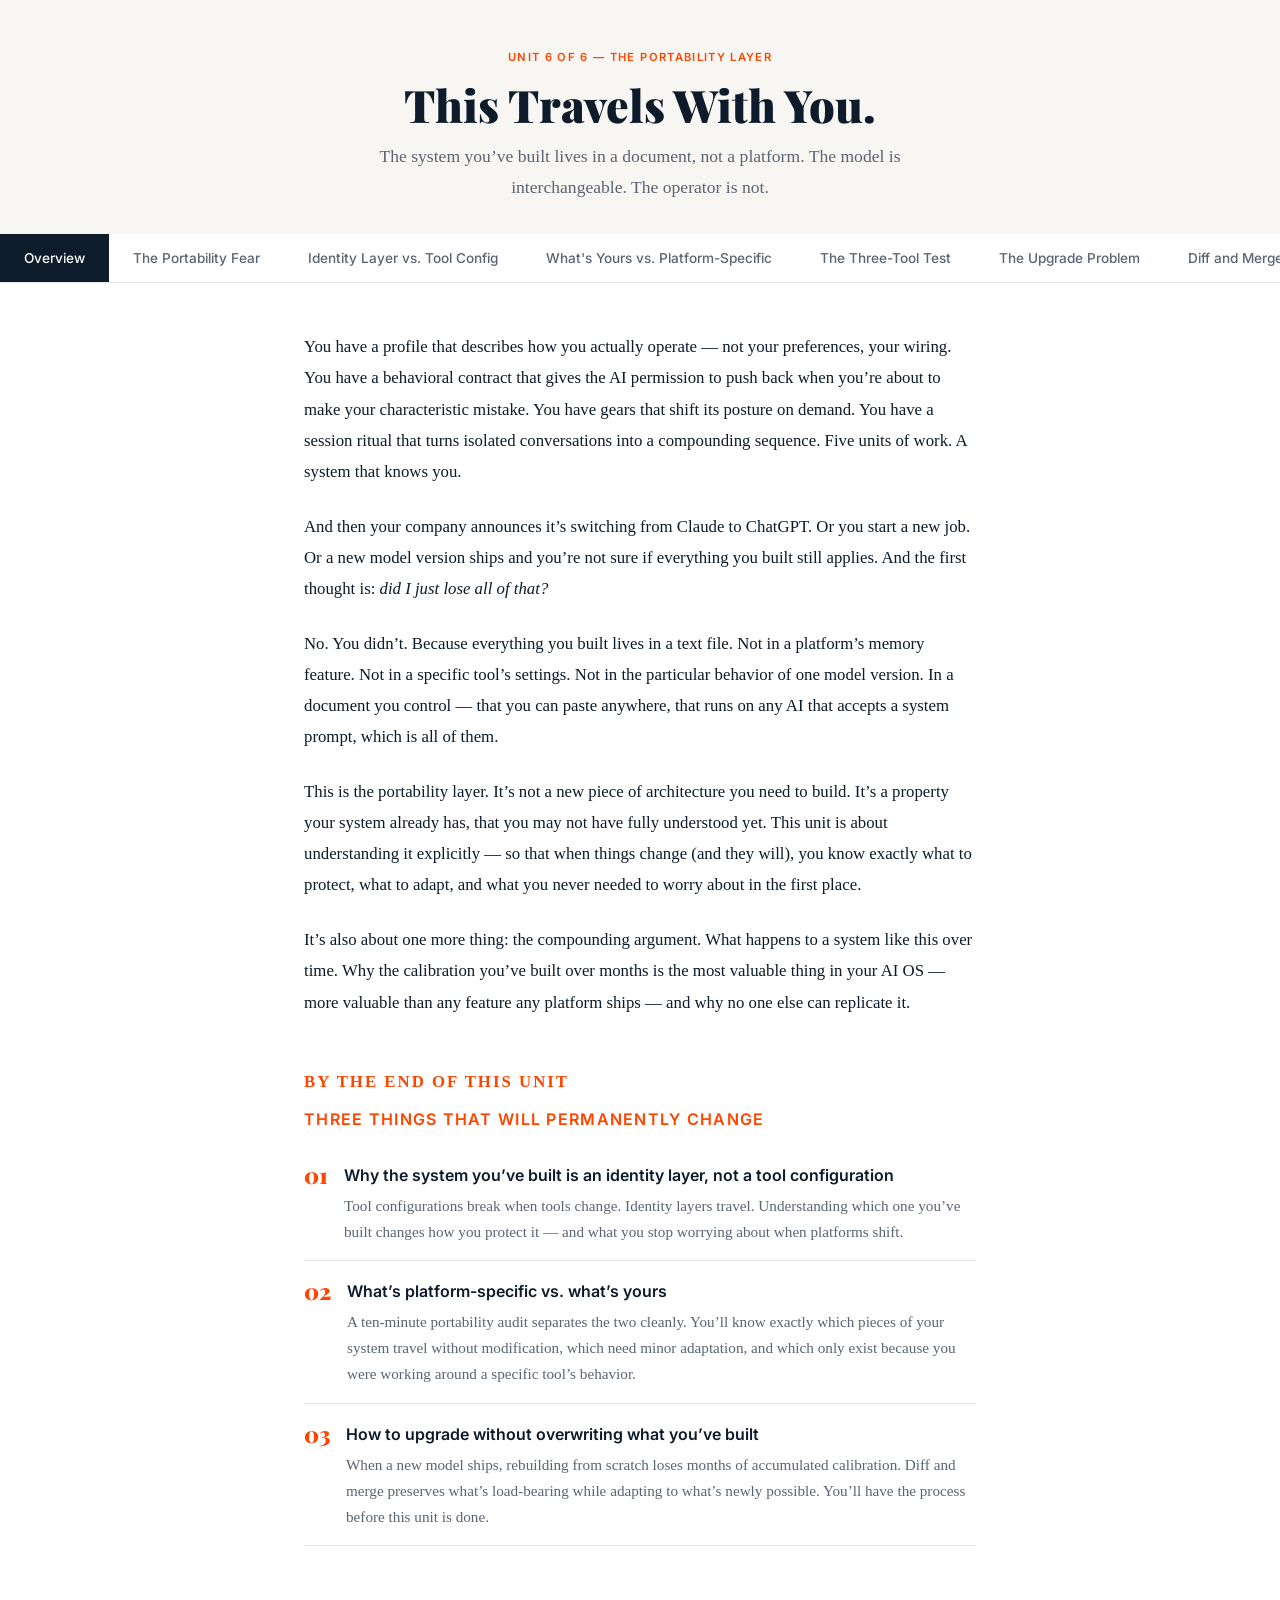
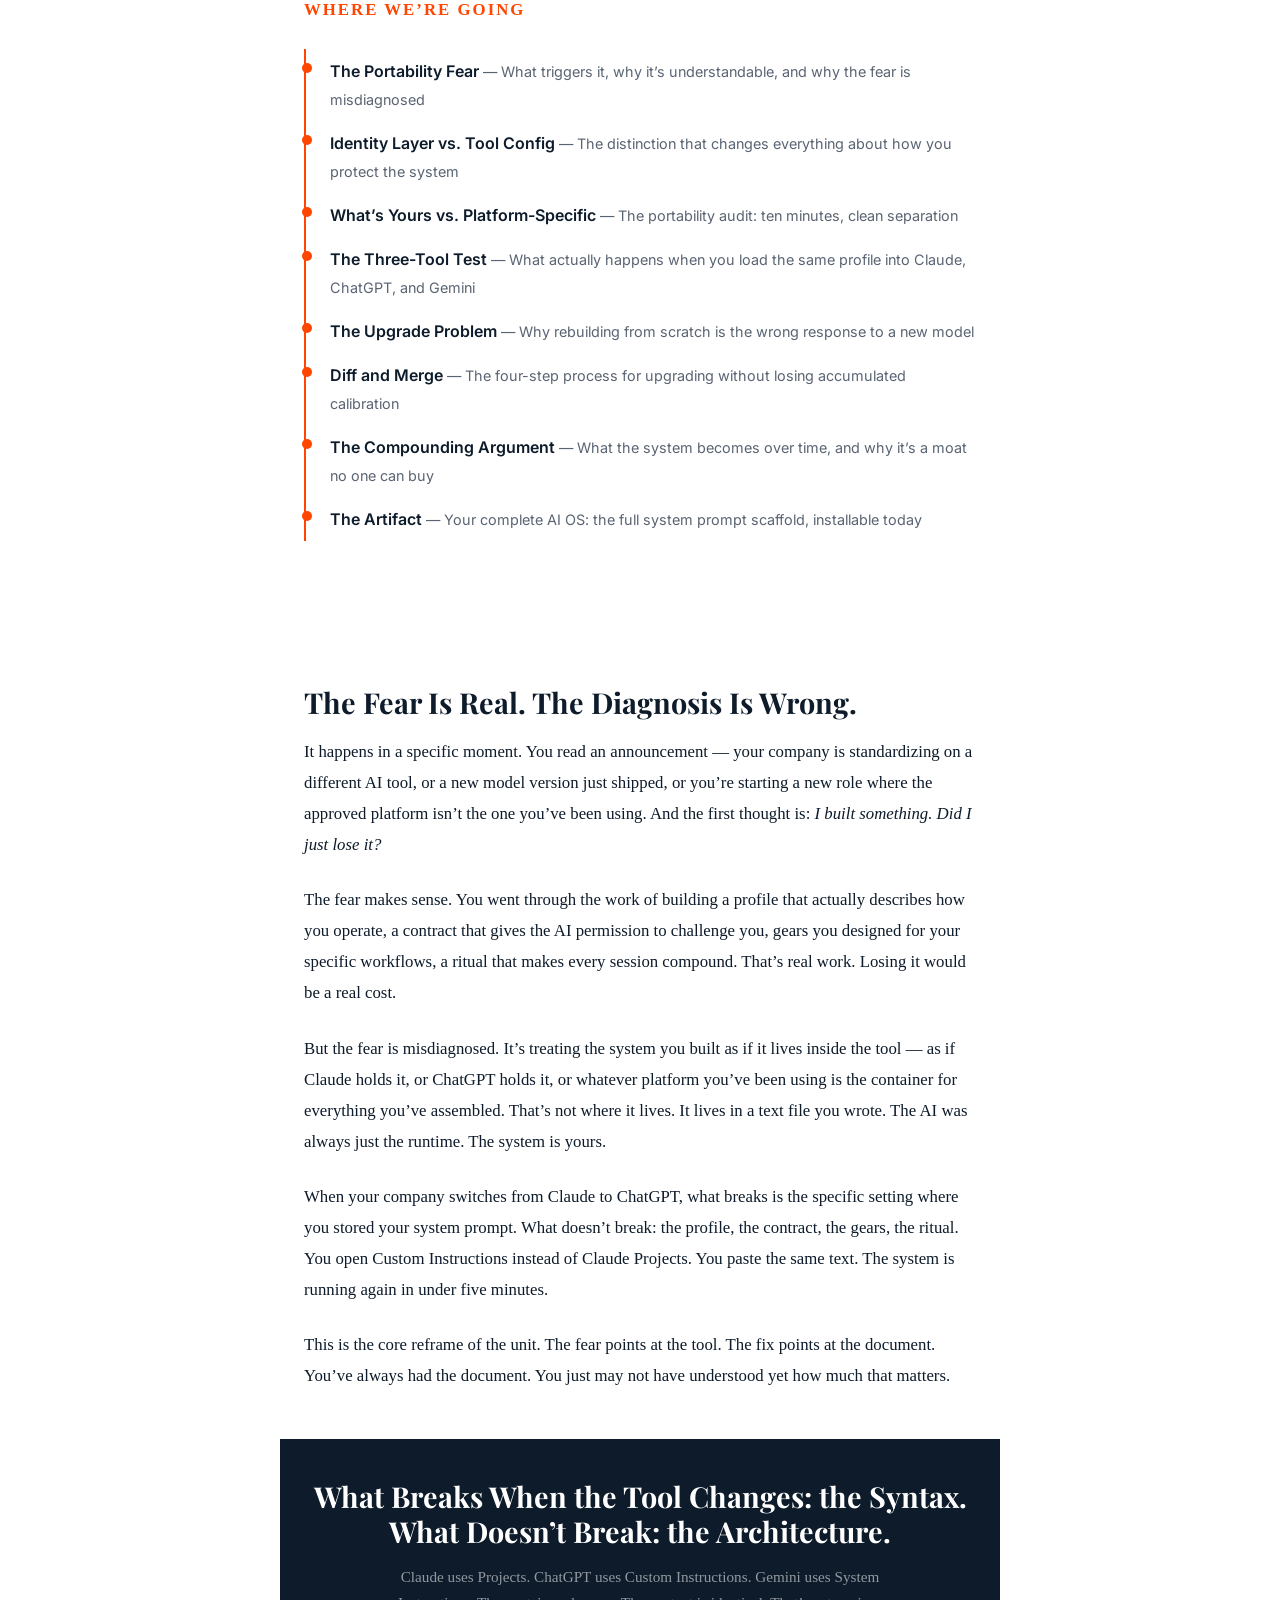
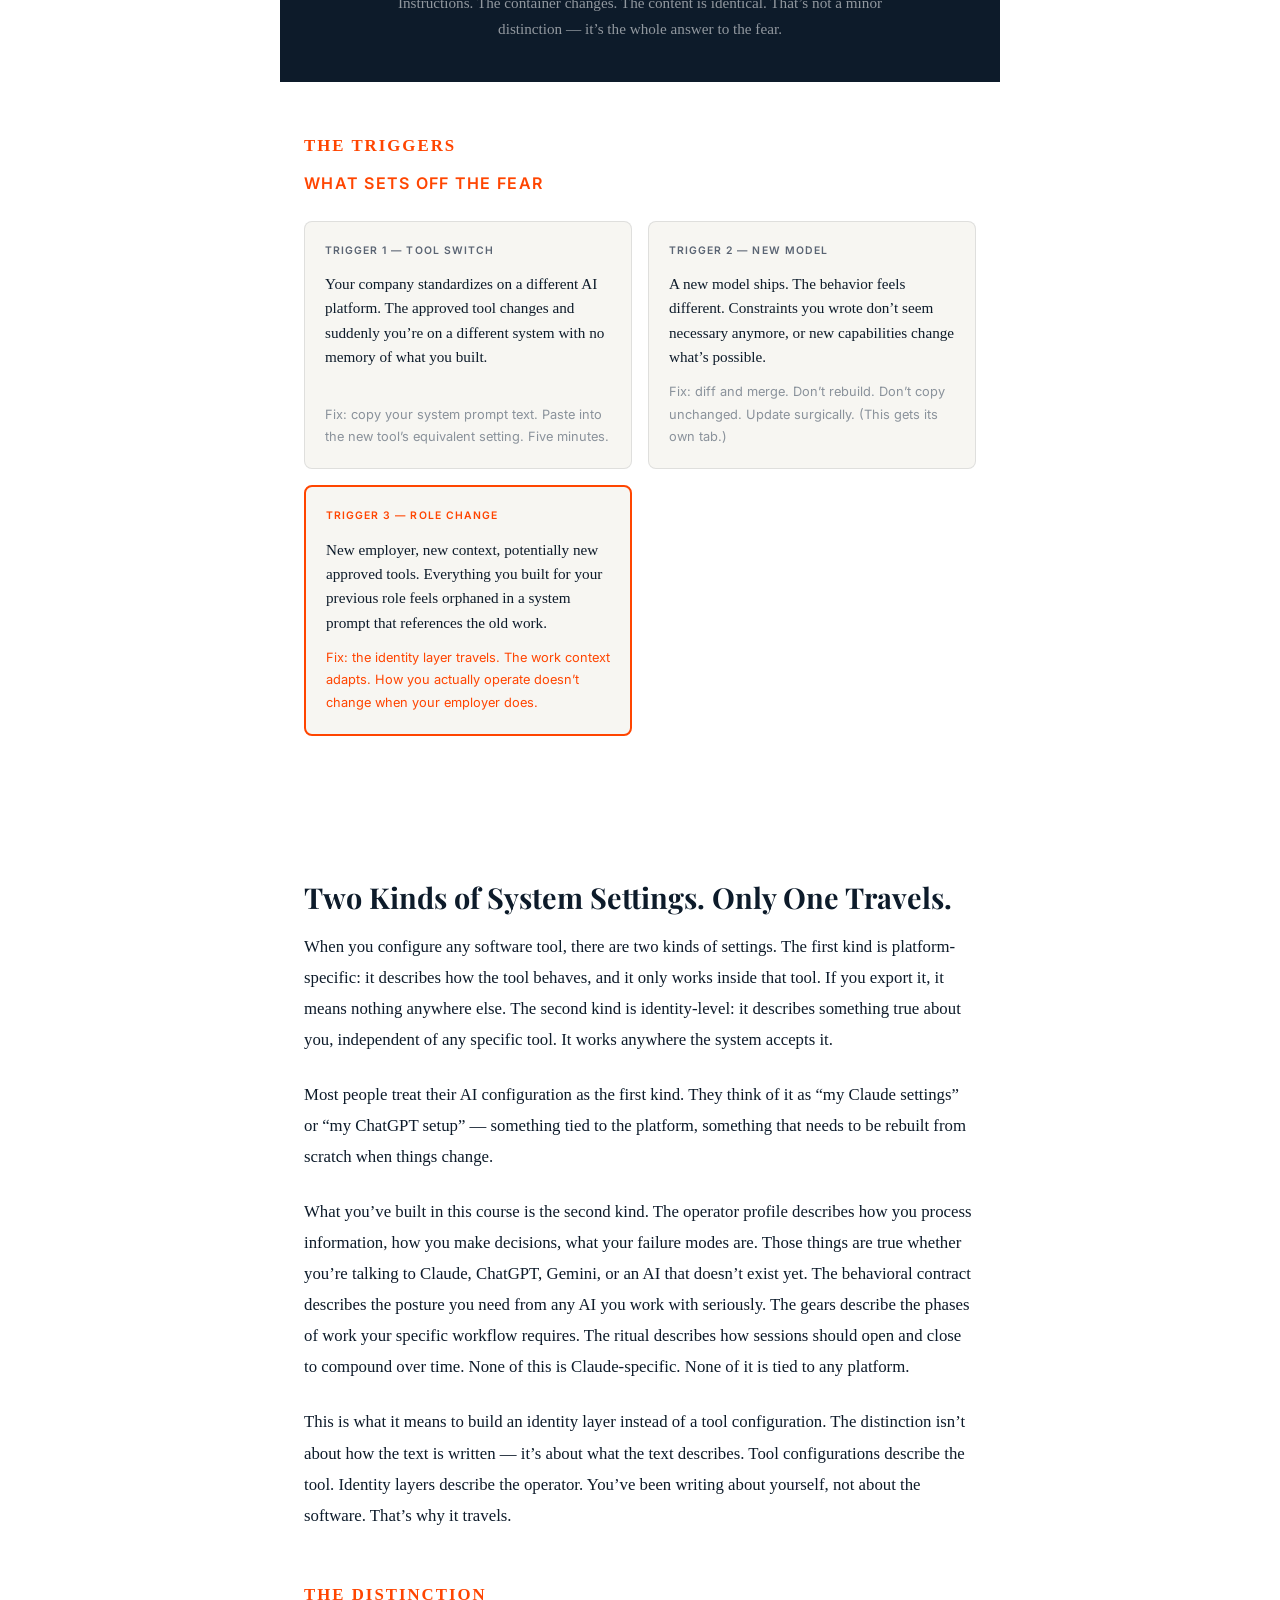
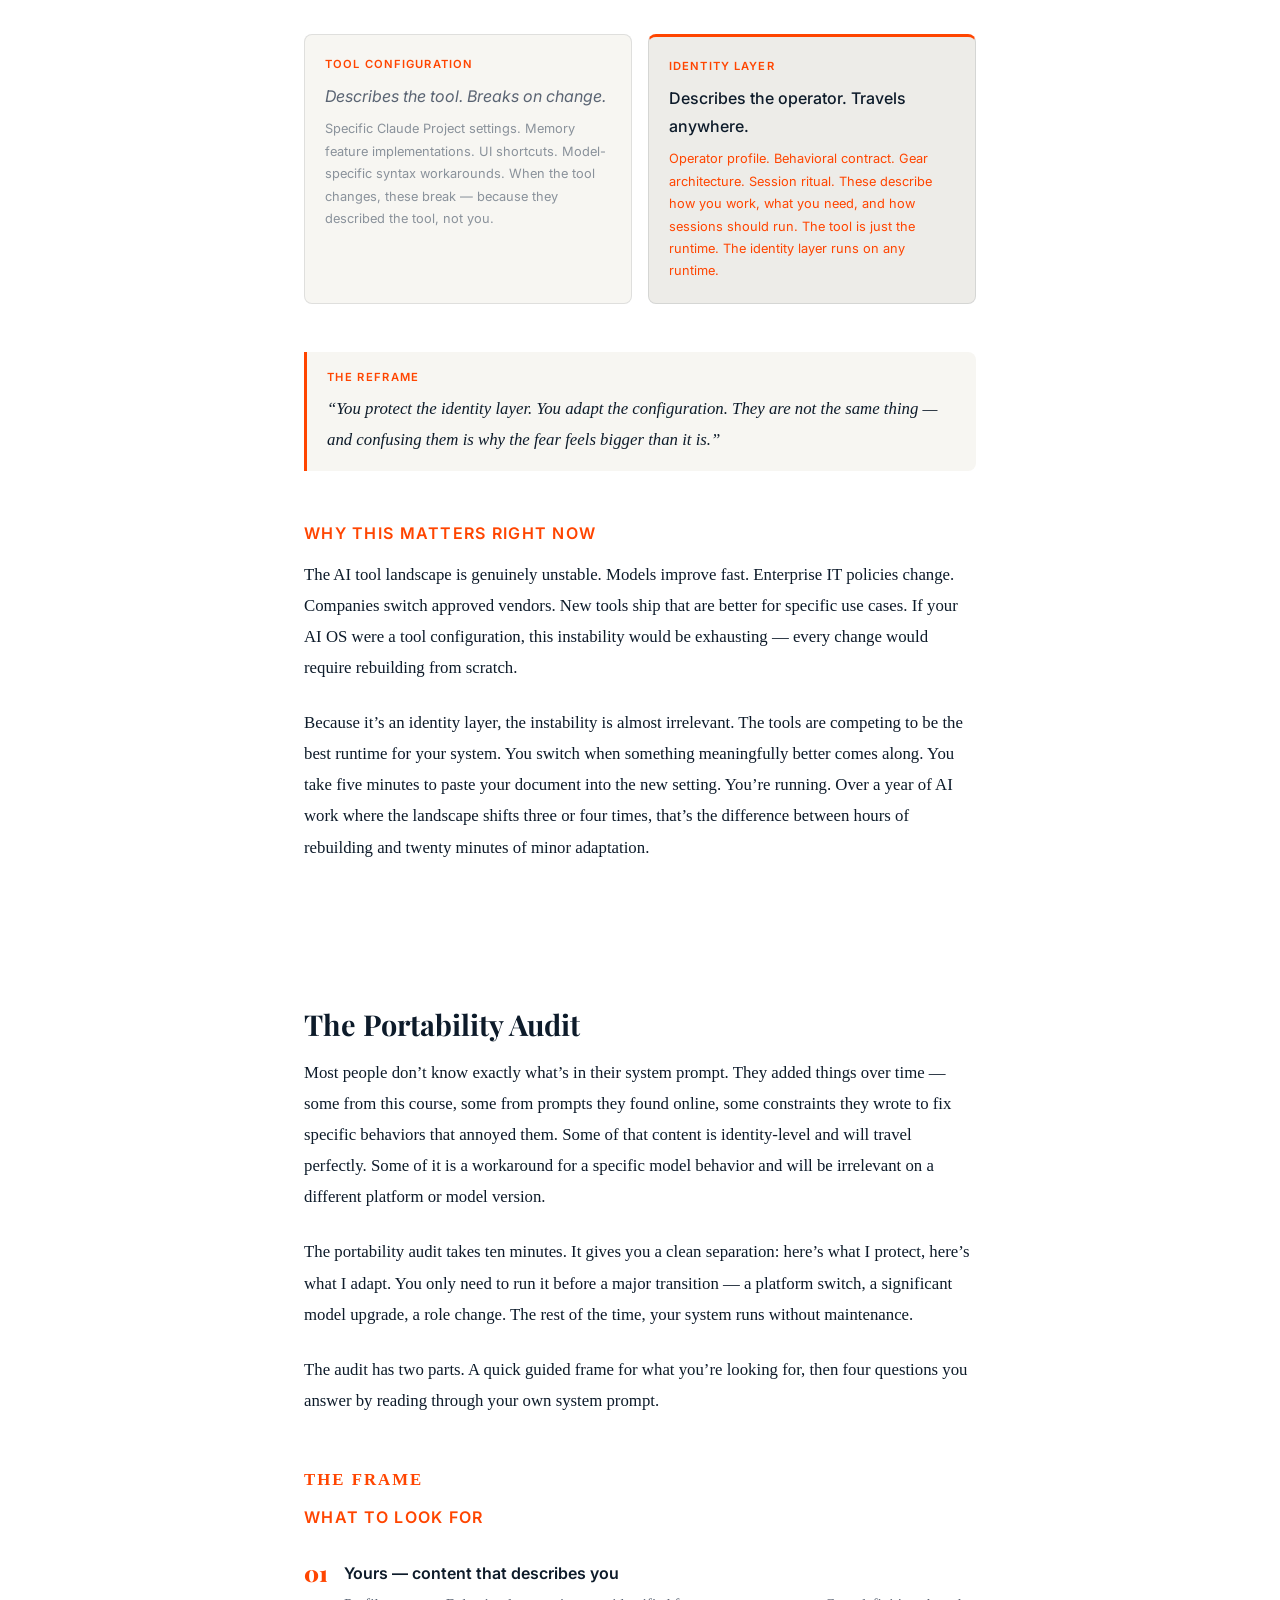
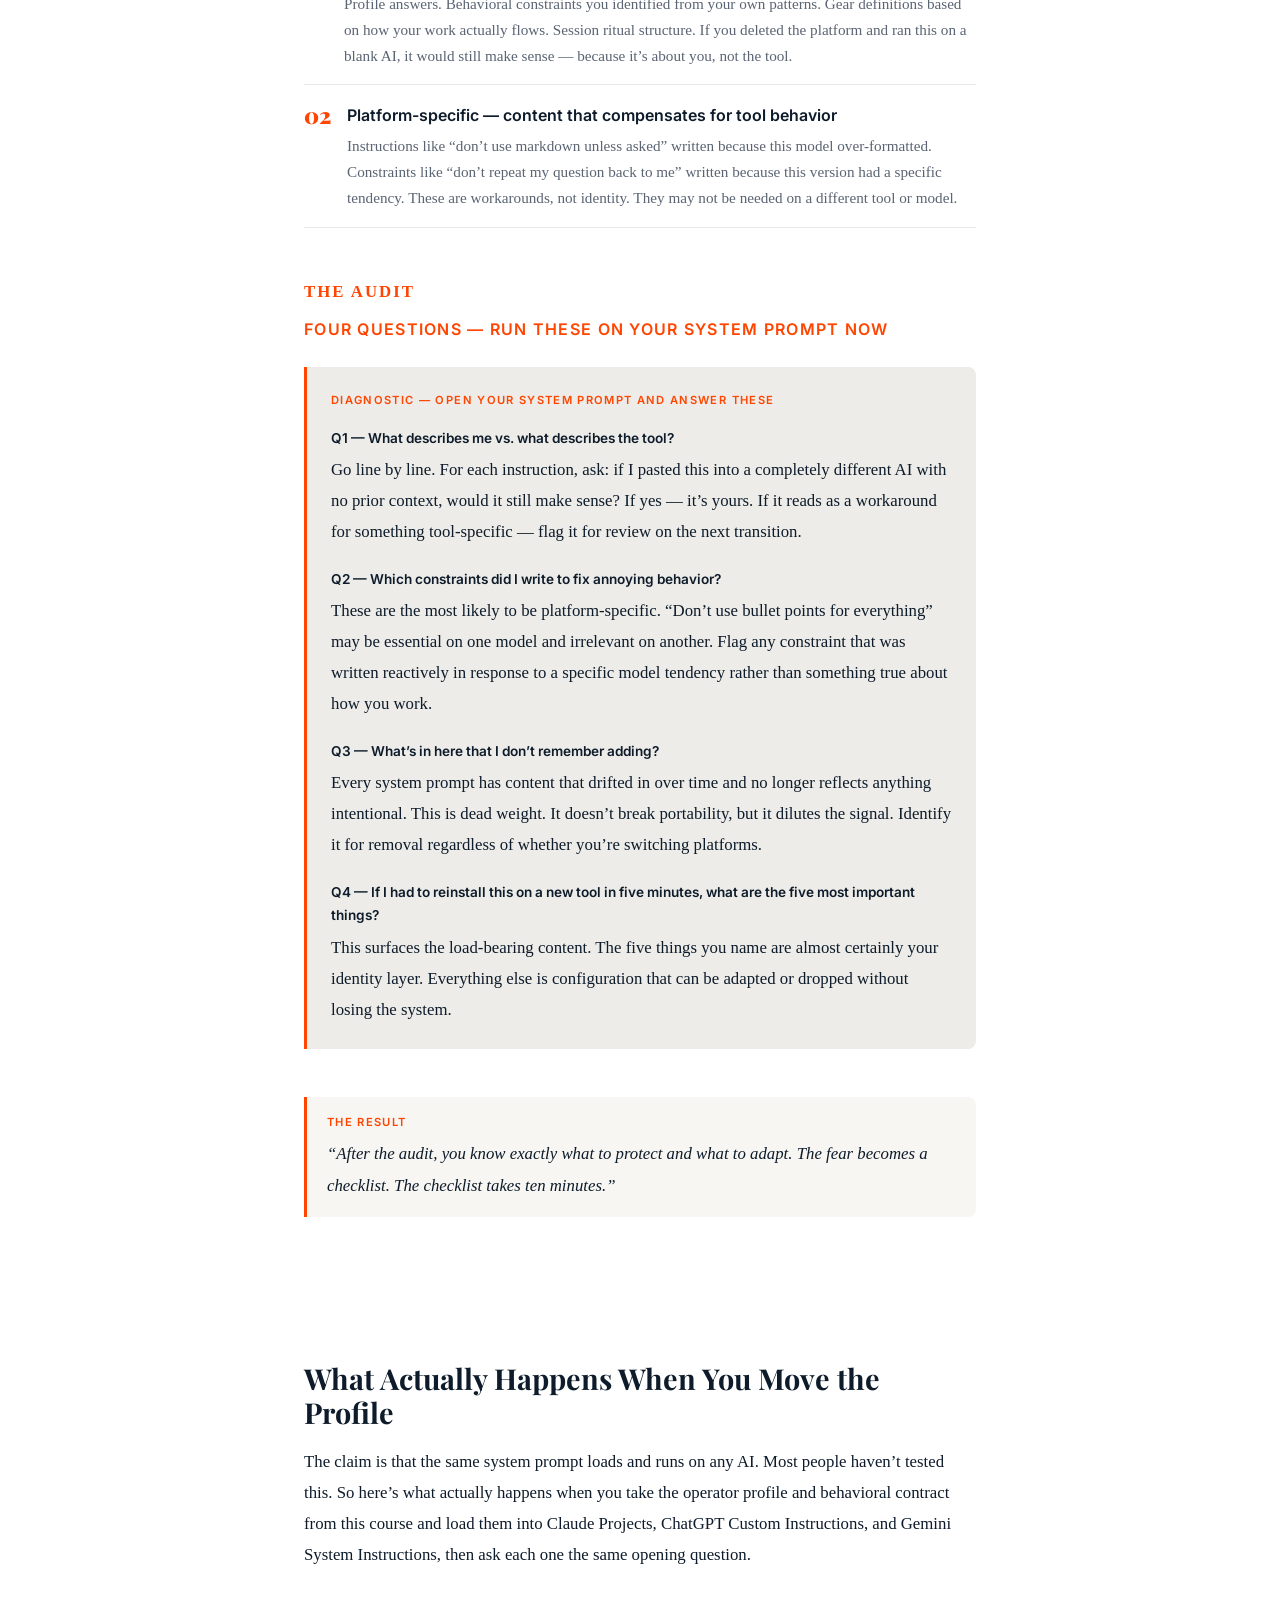
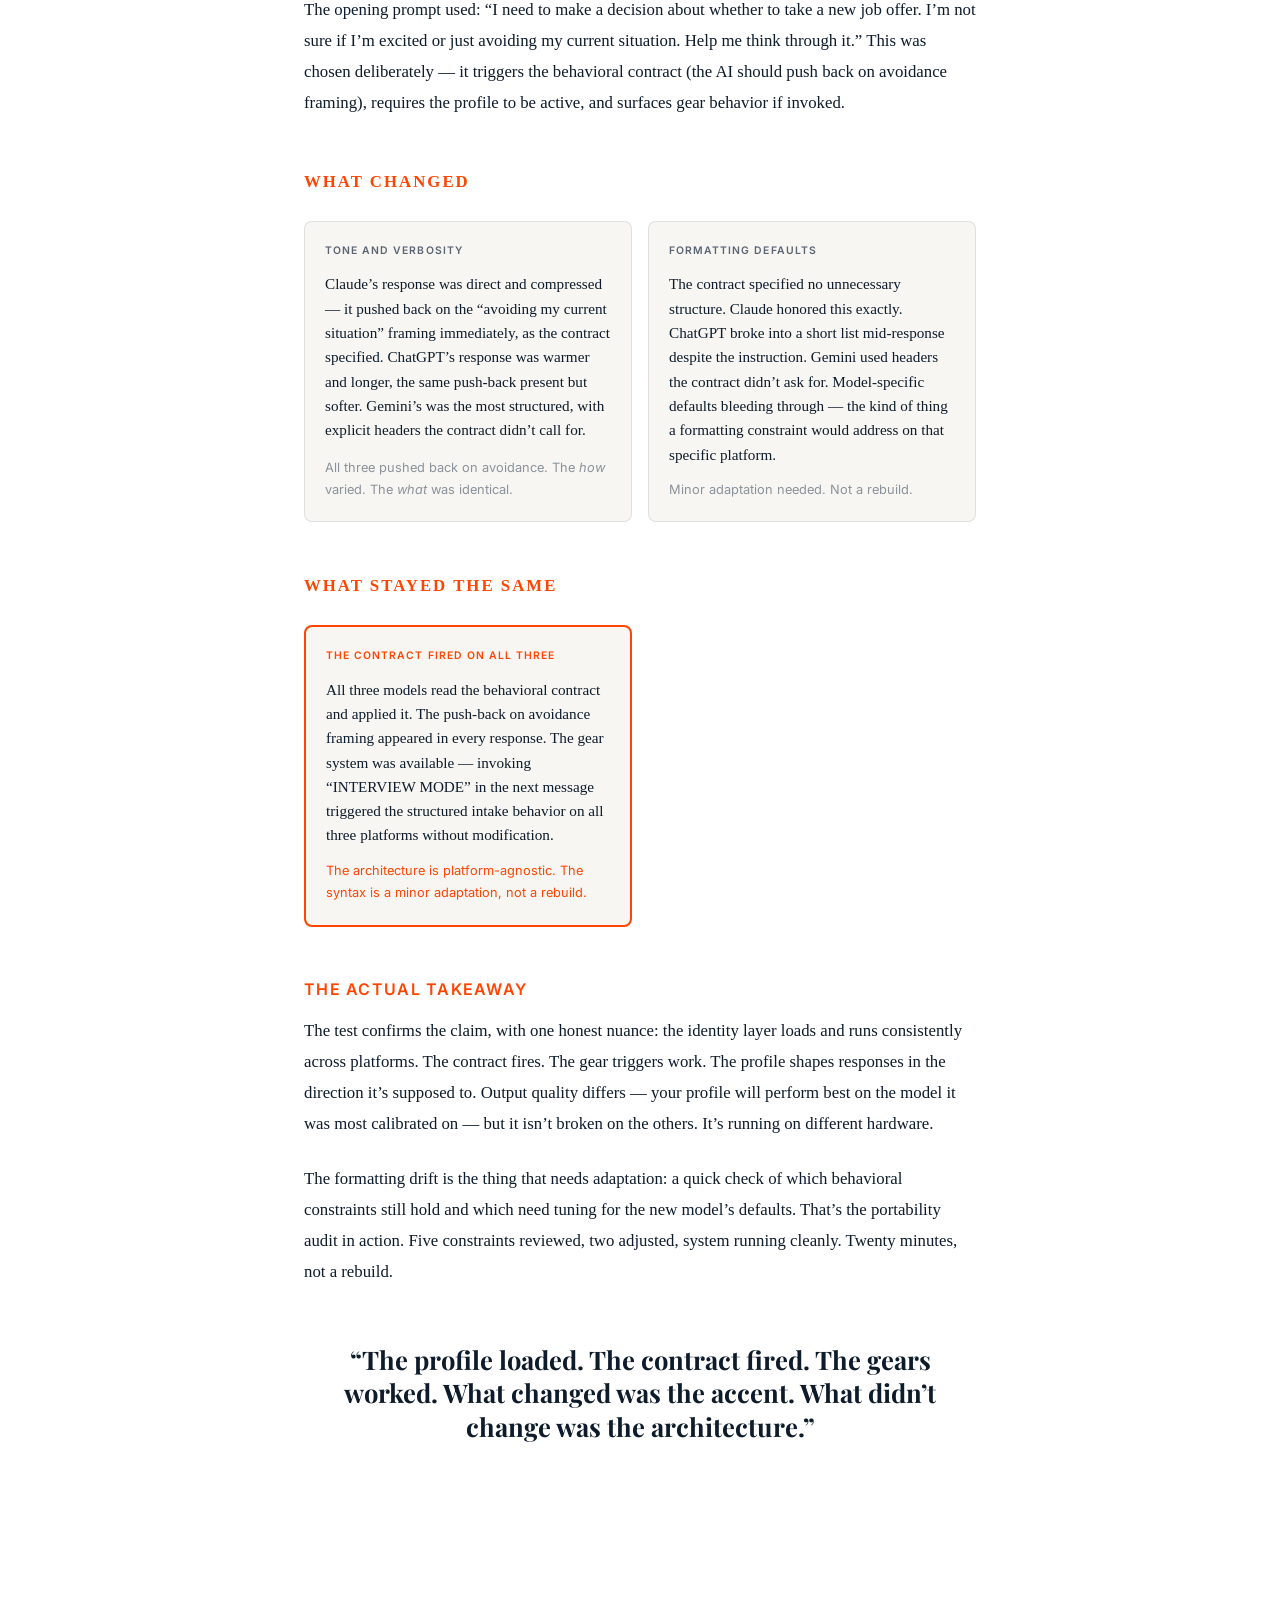
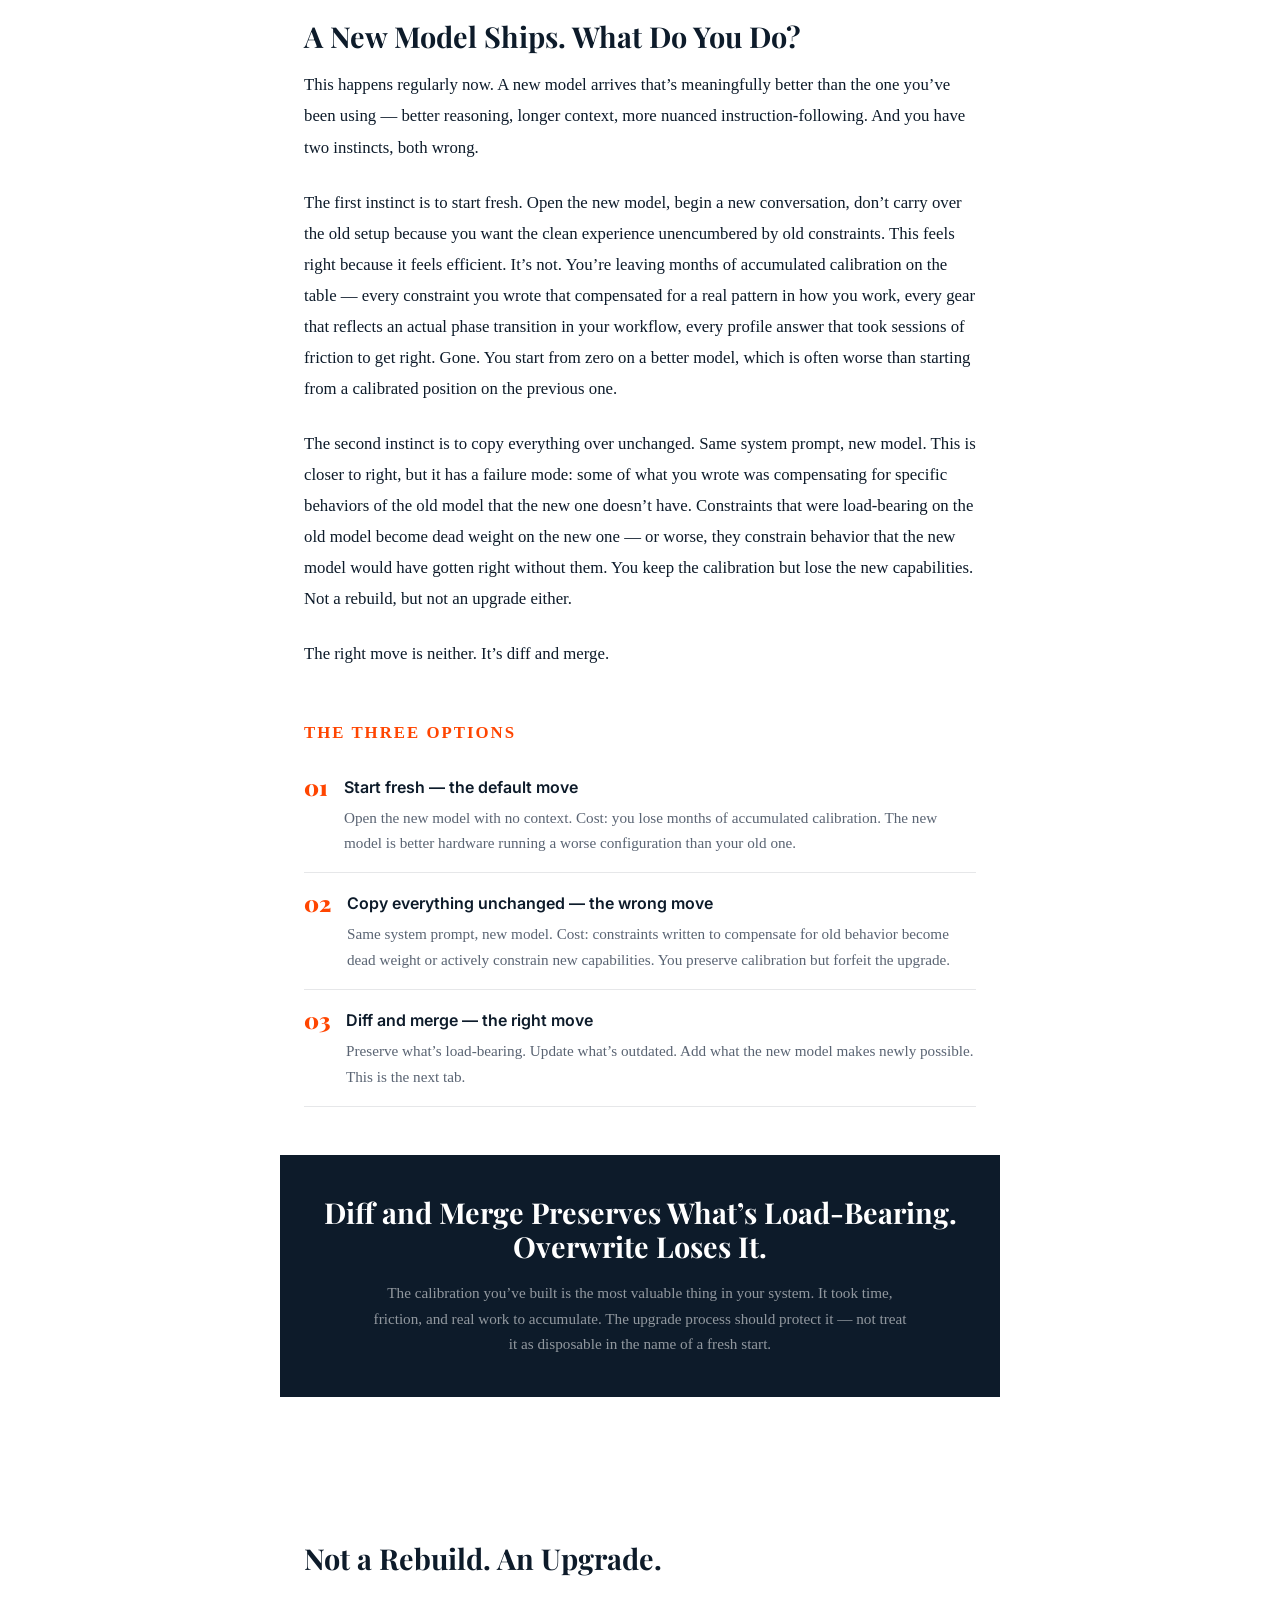
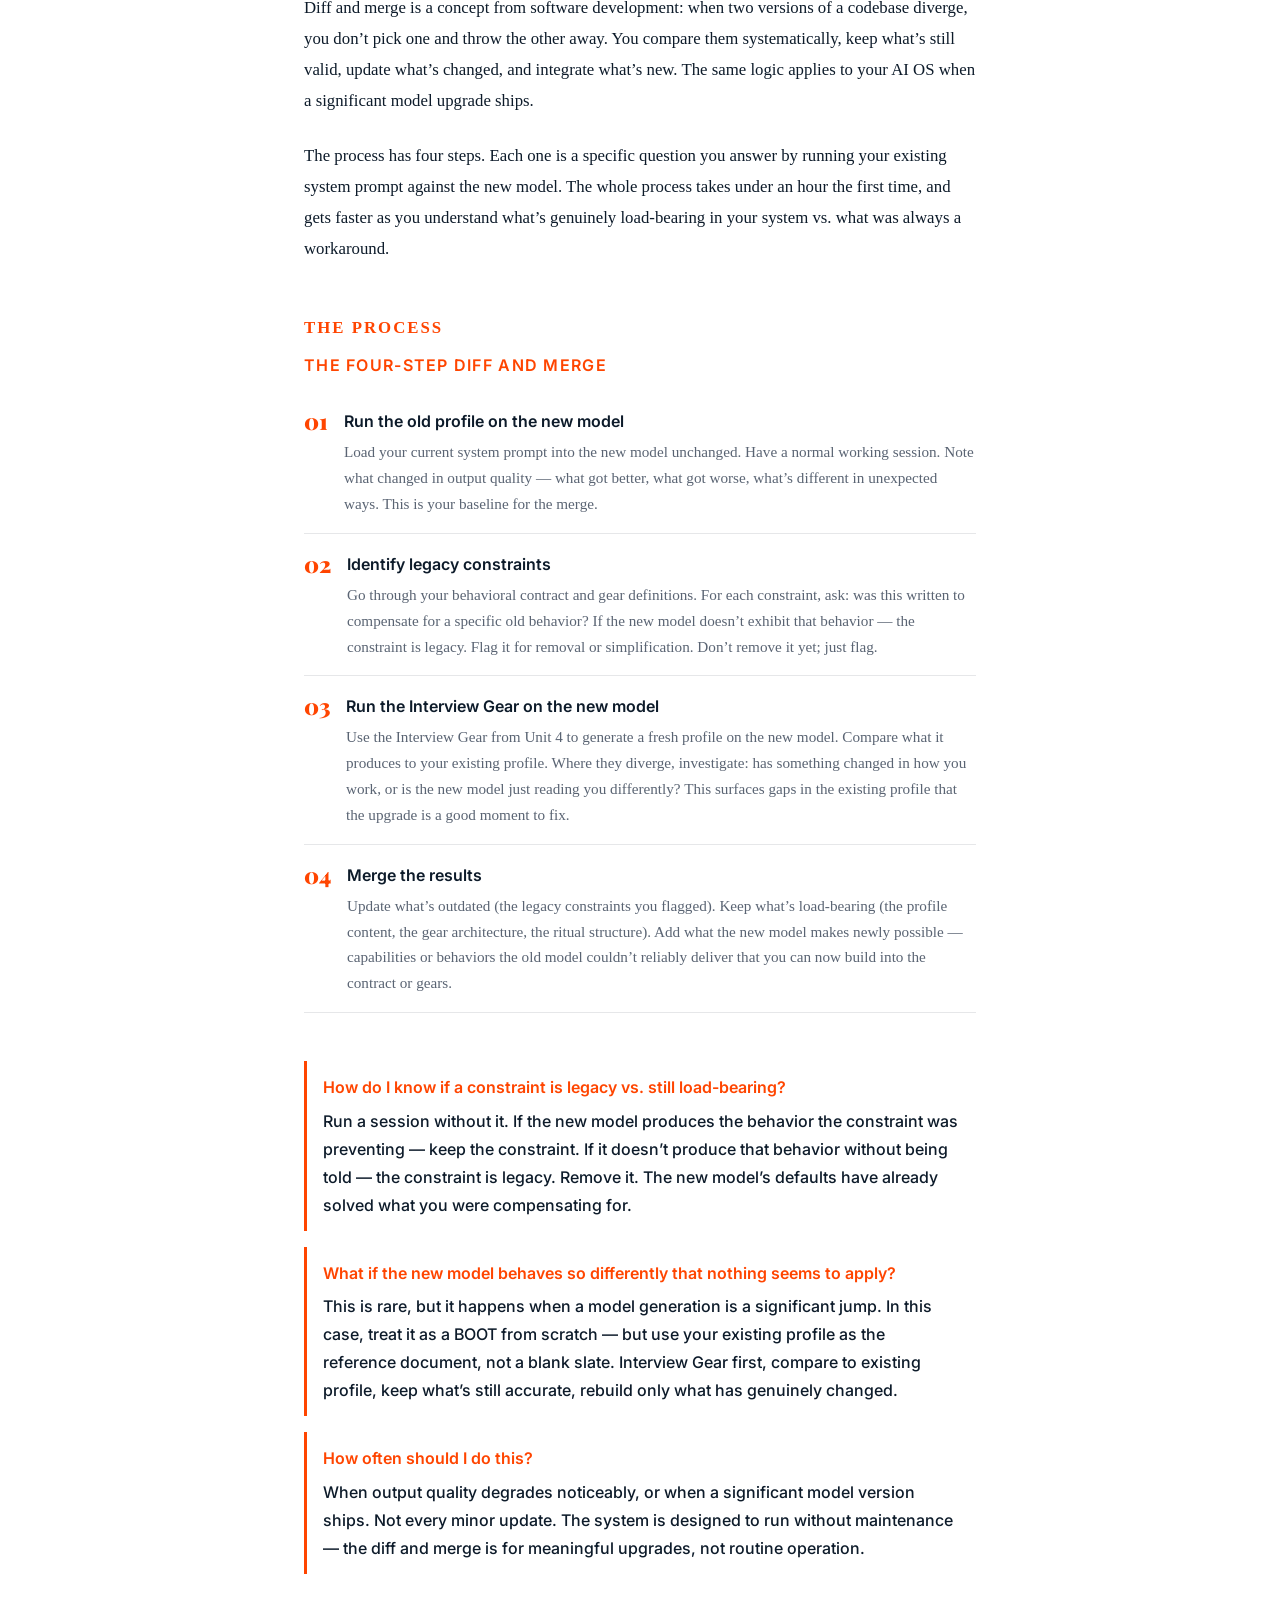
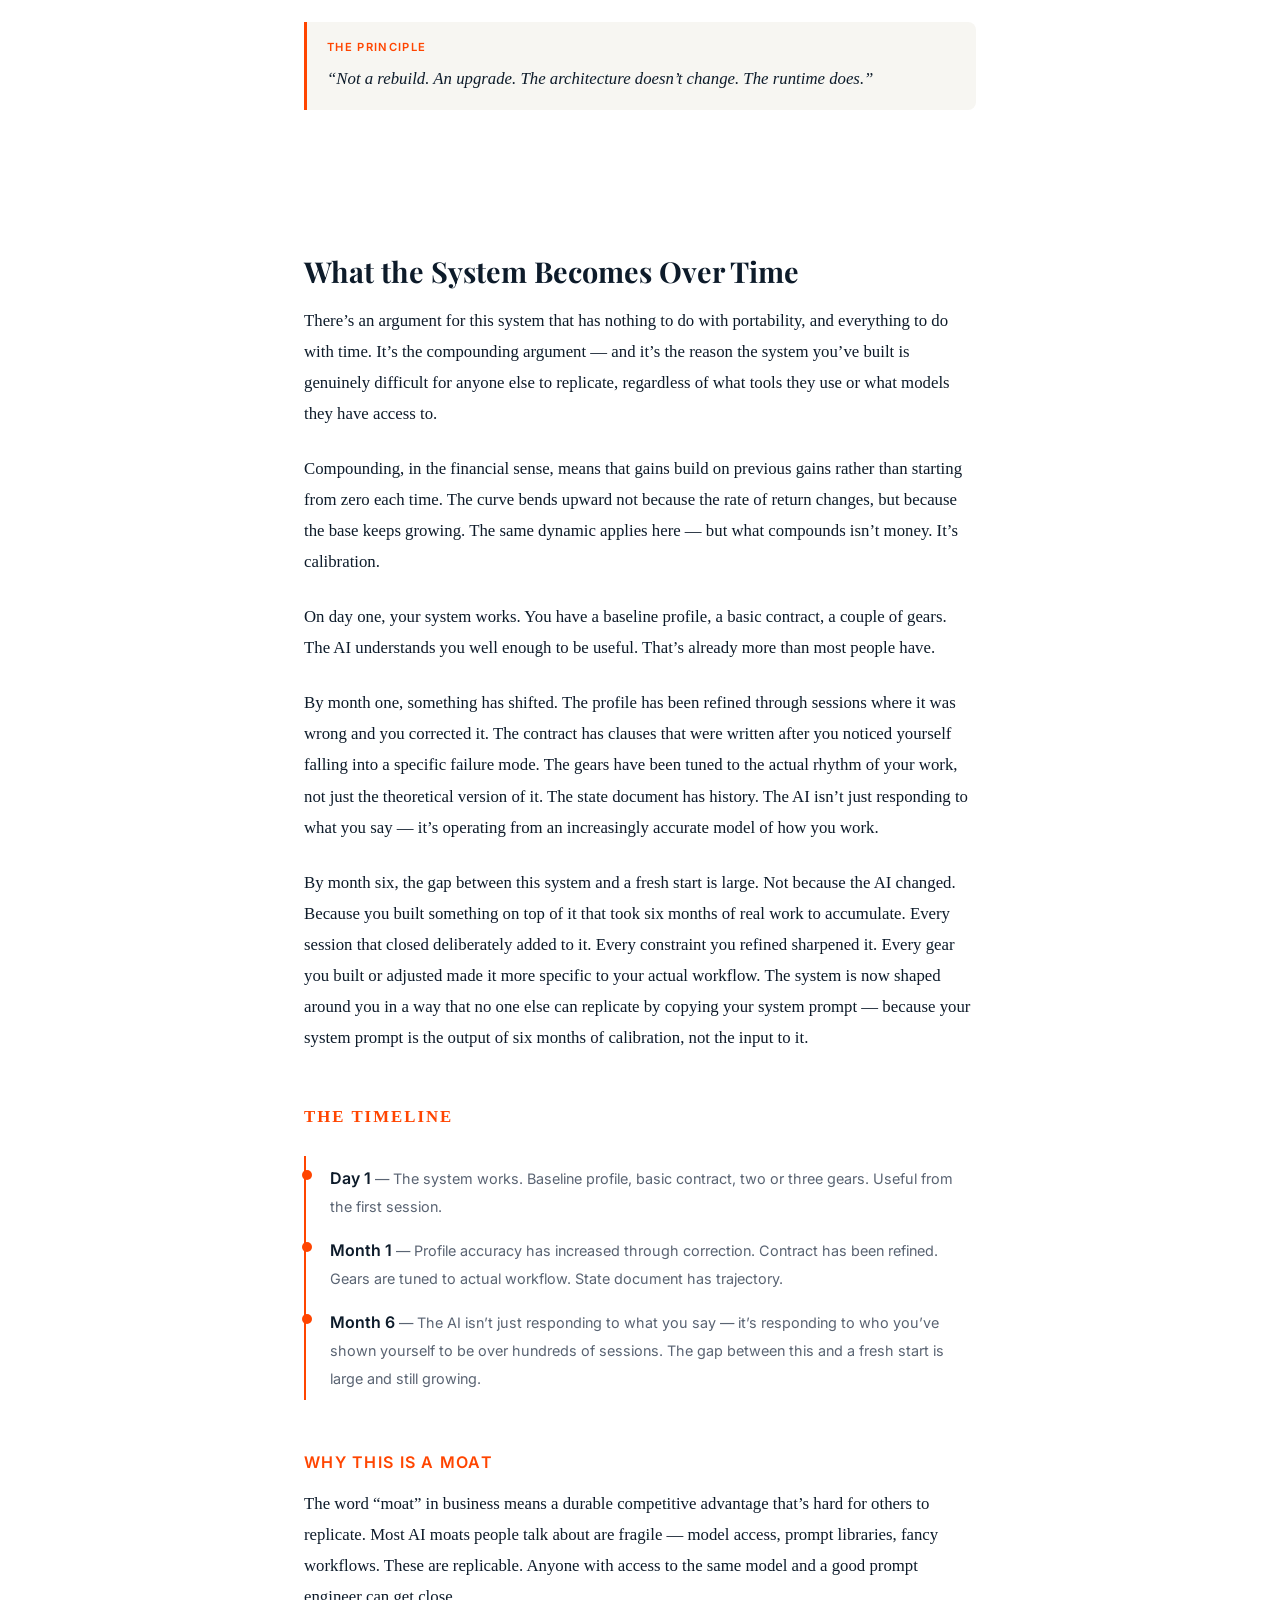
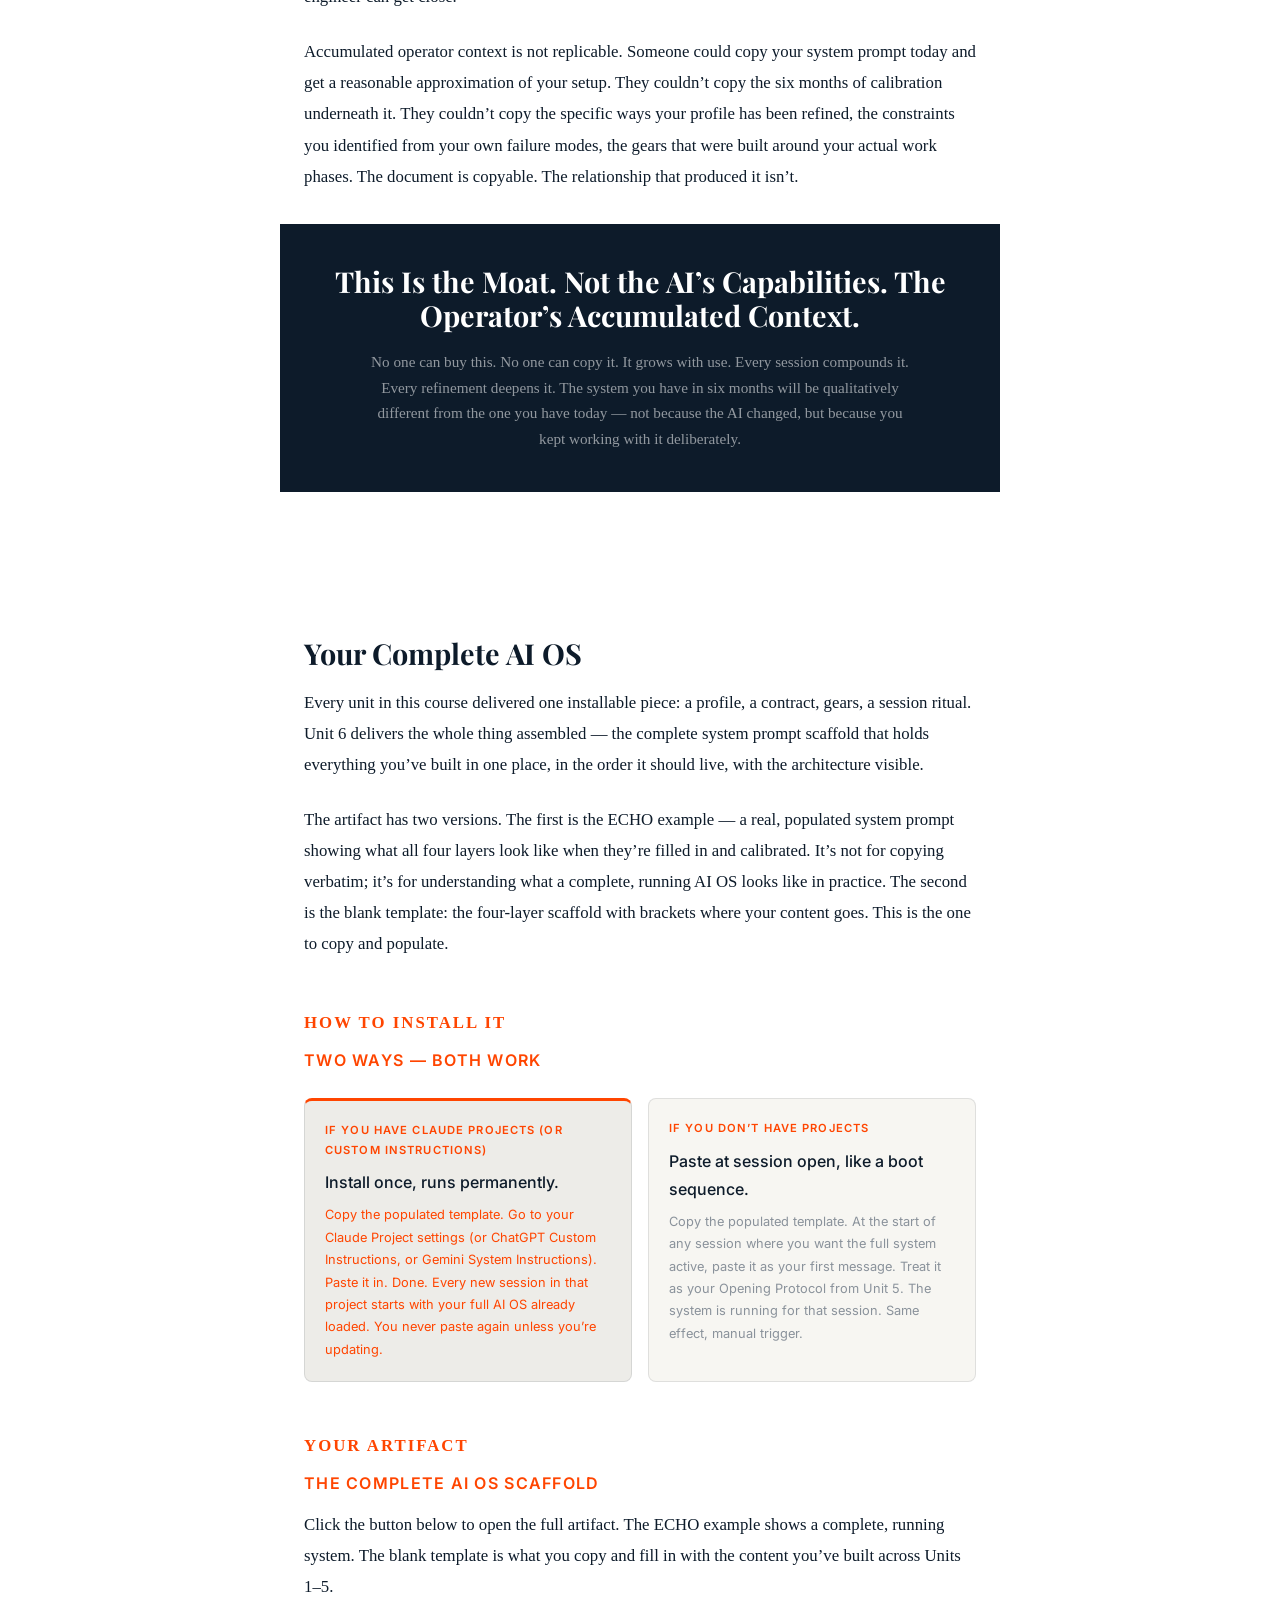
<file: unit-6-lesson.html>
<!DOCTYPE html>
<html lang="en">
<head>
<meta charset="UTF-8">
<meta name="viewport" content="width=device-width, initial-scale=1.0">
<title>Unit 6 — This Travels With You | Build Your AI OS</title>
<link rel="preconnect" href="https://fonts.googleapis.com">
<link rel="preconnect" href="https://fonts.gstatic.com" crossorigin>
<link href="https://fonts.googleapis.com/css2?family=Playfair+Display:ital,wght@0,700;0,900;1,700;1,900&family=Inter:wght@400;500;600&display=swap" rel="stylesheet">
<link rel="stylesheet" href="course.css">
</head>
<body>

<script>
window.UNIT_DATA = {
  unit: 6,
  title: "This Travels With You",
  subtitle: "Unit 6: The Portability Layer",
  claim: "The system you've built lives in a document, not a platform. The model is interchangeable. The operator is not.",
  entryState: "Will this break?",
  exitState: "The wiring is mine. The model is a socket.",
  nextUnit: "unit-7.html",
  tabs: [
    { label: "Overview",                           contentId: "panel-0" },
    { label: "The Portability Fear",               contentId: "panel-1" },
    { label: "Identity Layer vs. Tool Config",     contentId: "panel-2" },
    { label: "What's Yours vs. Platform-Specific", contentId: "panel-3" },
    { label: "The Three-Tool Test",                contentId: "panel-4" },
    { label: "The Upgrade Problem",                contentId: "panel-5" },
    { label: "Diff and Merge",                     contentId: "panel-6" },
    { label: "The Compounding Argument",           contentId: "panel-7" },
    { label: "The Artifact",                       contentId: "panel-8" },
    { label: "What's Next",                        contentId: "panel-9" }
  ],
  checklistCount: 4,
  copyBlocks: [
    { triggerId: "copyBtn",  contentId: "copyBlock"  },
    { triggerId: "copyBtn2", contentId: "copyBlock2" }
  ]
};
</script>

<!-- ===== UNIT TITLE BLOCK ===== -->
<div class="unit-title-block">
  <span class="eyebrow">UNIT 6 OF 6 &mdash; THE PORTABILITY LAYER</span>
  <h1>This Travels With You.</h1>
  <p class="subtitle">The system you&rsquo;ve built lives in a document, not a platform. The model is interchangeable. The operator is not.</p>
</div>

<!-- ===== TAB NAV ===== -->
<nav class="tab-nav">
  <div class="tab-nav-tabs">
    <button class="tab-btn active" data-tab="0">Overview</button>
    <button class="tab-btn" data-tab="1">The Portability Fear</button>
    <button class="tab-btn" data-tab="2">Identity Layer vs. Tool Config</button>
    <button class="tab-btn" data-tab="3">What's Yours vs. Platform-Specific</button>
    <button class="tab-btn" data-tab="4">The Three-Tool Test</button>
    <button class="tab-btn" data-tab="5">The Upgrade Problem</button>
    <button class="tab-btn" data-tab="6">Diff and Merge</button>
    <button class="tab-btn" data-tab="7">The Compounding Argument</button>
    <button class="tab-btn" data-tab="8">The Artifact</button>
    <button class="tab-btn" data-tab="9">What's Next</button>
    <div class="progress-bar" id="progressBar"></div>
  </div>
</nav>

<main>

<!-- ==================== PANEL 0: OVERVIEW ==================== -->
<div class="content-area" id="panel-0">
  <div class="section">
    <p class="prose">You have a profile that describes how you actually operate &mdash; not your preferences, your wiring. You have a behavioral contract that gives the AI permission to push back when you&rsquo;re about to make your characteristic mistake. You have gears that shift its posture on demand. You have a session ritual that turns isolated conversations into a compounding sequence. Five units of work. A system that knows you.</p>
    <p class="prose">And then your company announces it&rsquo;s switching from Claude to ChatGPT. Or you start a new job. Or a new model version ships and you&rsquo;re not sure if everything you built still applies. And the first thought is: <em>did I just lose all of that?</em></p>
    <p class="prose">No. You didn&rsquo;t. Because everything you built lives in a text file. Not in a platform&rsquo;s memory feature. Not in a specific tool&rsquo;s settings. Not in the particular behavior of one model version. In a document you control &mdash; that you can paste anywhere, that runs on any AI that accepts a system prompt, which is all of them.</p>
    <p class="prose">This is the portability layer. It&rsquo;s not a new piece of architecture you need to build. It&rsquo;s a property your system already has, that you may not have fully understood yet. This unit is about understanding it explicitly &mdash; so that when things change (and they will), you know exactly what to protect, what to adapt, and what you never needed to worry about in the first place.</p>
    <p class="prose">It&rsquo;s also about one more thing: the compounding argument. What happens to a system like this over time. Why the calibration you&rsquo;ve built over months is the most valuable thing in your AI OS &mdash; more valuable than any feature any platform ships &mdash; and why no one else can replicate it.</p>
  </div>

  <div class="section">
    <p class="section-label">BY THE END OF THIS UNIT</p>
    <h3>THREE THINGS THAT WILL PERMANENTLY CHANGE</h3>
    <div class="num-item">
      <span class="num-item-num">01</span>
      <div class="num-item-content">
        <div class="num-item-title">Why the system you&rsquo;ve built is an identity layer, not a tool configuration</div>
        <div class="num-item-desc">Tool configurations break when tools change. Identity layers travel. Understanding which one you&rsquo;ve built changes how you protect it &mdash; and what you stop worrying about when platforms shift.</div>
      </div>
    </div>
    <div class="num-item">
      <span class="num-item-num">02</span>
      <div class="num-item-content">
        <div class="num-item-title">What&rsquo;s platform-specific vs. what&rsquo;s yours</div>
        <div class="num-item-desc">A ten-minute portability audit separates the two cleanly. You&rsquo;ll know exactly which pieces of your system travel without modification, which need minor adaptation, and which only exist because you were working around a specific tool&rsquo;s behavior.</div>
      </div>
    </div>
    <div class="num-item">
      <span class="num-item-num">03</span>
      <div class="num-item-content">
        <div class="num-item-title">How to upgrade without overwriting what you&rsquo;ve built</div>
        <div class="num-item-desc">When a new model ships, rebuilding from scratch loses months of accumulated calibration. Diff and merge preserves what&rsquo;s load-bearing while adapting to what&rsquo;s newly possible. You&rsquo;ll have the process before this unit is done.</div>
      </div>
    </div>
  </div>

  <div class="section">
    <p class="section-label">WHERE WE&rsquo;RE GOING</p>
    <div class="timeline">
      <div class="timeline-step"><span class="timeline-step-label">The Portability Fear</span> <span class="timeline-step-desc">&mdash; What triggers it, why it&rsquo;s understandable, and why the fear is misdiagnosed</span></div>
      <div class="timeline-step"><span class="timeline-step-label">Identity Layer vs. Tool Config</span> <span class="timeline-step-desc">&mdash; The distinction that changes everything about how you protect the system</span></div>
      <div class="timeline-step"><span class="timeline-step-label">What&rsquo;s Yours vs. Platform-Specific</span> <span class="timeline-step-desc">&mdash; The portability audit: ten minutes, clean separation</span></div>
      <div class="timeline-step"><span class="timeline-step-label">The Three-Tool Test</span> <span class="timeline-step-desc">&mdash; What actually happens when you load the same profile into Claude, ChatGPT, and Gemini</span></div>
      <div class="timeline-step"><span class="timeline-step-label">The Upgrade Problem</span> <span class="timeline-step-desc">&mdash; Why rebuilding from scratch is the wrong response to a new model</span></div>
      <div class="timeline-step"><span class="timeline-step-label">Diff and Merge</span> <span class="timeline-step-desc">&mdash; The four-step process for upgrading without losing accumulated calibration</span></div>
      <div class="timeline-step"><span class="timeline-step-label">The Compounding Argument</span> <span class="timeline-step-desc">&mdash; What the system becomes over time, and why it&rsquo;s a moat no one can buy</span></div>
      <div class="timeline-step"><span class="timeline-step-label">The Artifact</span> <span class="timeline-step-desc">&mdash; Your complete AI OS: the full system prompt scaffold, installable today</span></div>
    </div>
  </div>
</div>

<!-- ==================== PANEL 1: THE PORTABILITY FEAR ==================== -->
<div class="content-area" id="panel-1">
  <div class="section">
    <h2>The Fear Is Real. The Diagnosis Is Wrong.</h2>
    <p class="prose">It happens in a specific moment. You read an announcement &mdash; your company is standardizing on a different AI tool, or a new model version just shipped, or you&rsquo;re starting a new role where the approved platform isn&rsquo;t the one you&rsquo;ve been using. And the first thought is: <em>I built something. Did I just lose it?</em></p>
    <p class="prose">The fear makes sense. You went through the work of building a profile that actually describes how you operate, a contract that gives the AI permission to challenge you, gears you designed for your specific workflows, a ritual that makes every session compound. That&rsquo;s real work. Losing it would be a real cost.</p>
    <p class="prose">But the fear is misdiagnosed. It&rsquo;s treating the system you built as if it lives inside the tool &mdash; as if Claude holds it, or ChatGPT holds it, or whatever platform you&rsquo;ve been using is the container for everything you&rsquo;ve assembled. That&rsquo;s not where it lives. It lives in a text file you wrote. The AI was always just the runtime. The system is yours.</p>
    <p class="prose">When your company switches from Claude to ChatGPT, what breaks is the specific setting where you stored your system prompt. What doesn&rsquo;t break: the profile, the contract, the gears, the ritual. You open Custom Instructions instead of Claude Projects. You paste the same text. The system is running again in under five minutes.</p>
    <p class="prose">This is the core reframe of the unit. The fear points at the tool. The fix points at the document. You&rsquo;ve always had the document. You just may not have understood yet how much that matters.</p>
  </div>

  <div class="section">
    <div class="dark-divider">
      <h2>What Breaks When the Tool Changes: the Syntax. What Doesn&rsquo;t Break: the Architecture.</h2>
      <p>Claude uses Projects. ChatGPT uses Custom Instructions. Gemini uses System Instructions. The container changes. The content is identical. That&rsquo;s not a minor distinction &mdash; it&rsquo;s the whole answer to the fear.</p>
    </div>
  </div>

  <div class="section">
    <p class="section-label">THE TRIGGERS</p>
    <h3>WHAT SETS OFF THE FEAR</h3>
    <div class="demo-cards">
      <div class="demo-card">
        <div class="demo-card-header muted">TRIGGER 1 &mdash; TOOL SWITCH</div>
        <div class="demo-card-body">Your company standardizes on a different AI platform. The approved tool changes and suddenly you&rsquo;re on a different system with no memory of what you built.</div>
        <div class="demo-card-footer">Fix: copy your system prompt text. Paste into the new tool&rsquo;s equivalent setting. Five minutes.</div>
      </div>
      <div class="demo-card">
        <div class="demo-card-header muted">TRIGGER 2 &mdash; NEW MODEL</div>
        <div class="demo-card-body">A new model ships. The behavior feels different. Constraints you wrote don&rsquo;t seem necessary anymore, or new capabilities change what&rsquo;s possible.</div>
        <div class="demo-card-footer">Fix: diff and merge. Don&rsquo;t rebuild. Don&rsquo;t copy unchanged. Update surgically. (This gets its own tab.)</div>
      </div>
      <div class="demo-card highlighted">
        <div class="demo-card-header accent">TRIGGER 3 &mdash; ROLE CHANGE</div>
        <div class="demo-card-body">New employer, new context, potentially new approved tools. Everything you built for your previous role feels orphaned in a system prompt that references the old work.</div>
        <div class="demo-card-footer accent">Fix: the identity layer travels. The work context adapts. How you actually operate doesn&rsquo;t change when your employer does.</div>
      </div>
    </div>
  </div>
</div>

<!-- ==================== PANEL 2: IDENTITY LAYER VS. TOOL CONFIG ==================== -->
<div class="content-area" id="panel-2">
  <div class="section">
    <h2>Two Kinds of System Settings. Only One Travels.</h2>
    <p class="prose">When you configure any software tool, there are two kinds of settings. The first kind is platform-specific: it describes how the tool behaves, and it only works inside that tool. If you export it, it means nothing anywhere else. The second kind is identity-level: it describes something true about you, independent of any specific tool. It works anywhere the system accepts it.</p>
    <p class="prose">Most people treat their AI configuration as the first kind. They think of it as &ldquo;my Claude settings&rdquo; or &ldquo;my ChatGPT setup&rdquo; &mdash; something tied to the platform, something that needs to be rebuilt from scratch when things change.</p>
    <p class="prose">What you&rsquo;ve built in this course is the second kind. The operator profile describes how you process information, how you make decisions, what your failure modes are. Those things are true whether you&rsquo;re talking to Claude, ChatGPT, Gemini, or an AI that doesn&rsquo;t exist yet. The behavioral contract describes the posture you need from any AI you work with seriously. The gears describe the phases of work your specific workflow requires. The ritual describes how sessions should open and close to compound over time. None of this is Claude-specific. None of it is tied to any platform.</p>
    <p class="prose">This is what it means to build an identity layer instead of a tool configuration. The distinction isn&rsquo;t about how the text is written &mdash; it&rsquo;s about what the text describes. Tool configurations describe the tool. Identity layers describe the operator. You&rsquo;ve been writing about yourself, not about the software. That&rsquo;s why it travels.</p>
  </div>

  <div class="section">
    <p class="section-label">THE DISTINCTION</p>
    <div class="comparison">
      <div class="comparison-card">
        <div class="card-label">TOOL CONFIGURATION</div>
        <div class="card-content muted">Describes the tool. Breaks on change.</div>
        <div class="card-caption">Specific Claude Project settings. Memory feature implementations. UI shortcuts. Model-specific syntax workarounds. When the tool changes, these break &mdash; because they described the tool, not you.</div>
      </div>
      <div class="comparison-card accented">
        <div class="card-label">IDENTITY LAYER</div>
        <div class="card-content">Describes the operator. Travels anywhere.</div>
        <div class="card-caption">Operator profile. Behavioral contract. Gear architecture. Session ritual. These describe how you work, what you need, and how sessions should run. The tool is just the runtime. The identity layer runs on any runtime.</div>
      </div>
    </div>
  </div>

  <div class="section">
    <div class="insight">
      <div class="insight-label">THE REFRAME</div>
      <p class="insight-quote">&ldquo;You protect the identity layer. You adapt the configuration. They are not the same thing &mdash; and confusing them is why the fear feels bigger than it is.&rdquo;</p>
    </div>
  </div>

  <div class="section">
    <h3>WHY THIS MATTERS RIGHT NOW</h3>
    <p class="prose">The AI tool landscape is genuinely unstable. Models improve fast. Enterprise IT policies change. Companies switch approved vendors. New tools ship that are better for specific use cases. If your AI OS were a tool configuration, this instability would be exhausting &mdash; every change would require rebuilding from scratch.</p>
    <p class="prose">Because it&rsquo;s an identity layer, the instability is almost irrelevant. The tools are competing to be the best runtime for your system. You switch when something meaningfully better comes along. You take five minutes to paste your document into the new setting. You&rsquo;re running. Over a year of AI work where the landscape shifts three or four times, that&rsquo;s the difference between hours of rebuilding and twenty minutes of minor adaptation.</p>
  </div>
</div>

<!-- ==================== PANEL 3: WHAT'S YOURS VS. PLATFORM-SPECIFIC ==================== -->
<div class="content-area" id="panel-3">
  <div class="section">
    <h2>The Portability Audit</h2>
    <p class="prose">Most people don&rsquo;t know exactly what&rsquo;s in their system prompt. They added things over time &mdash; some from this course, some from prompts they found online, some constraints they wrote to fix specific behaviors that annoyed them. Some of that content is identity-level and will travel perfectly. Some of it is a workaround for a specific model behavior and will be irrelevant on a different platform or model version.</p>
    <p class="prose">The portability audit takes ten minutes. It gives you a clean separation: here&rsquo;s what I protect, here&rsquo;s what I adapt. You only need to run it before a major transition &mdash; a platform switch, a significant model upgrade, a role change. The rest of the time, your system runs without maintenance.</p>
    <p class="prose">The audit has two parts. A quick guided frame for what you&rsquo;re looking for, then four questions you answer by reading through your own system prompt.</p>
  </div>

  <div class="section">
    <p class="section-label">THE FRAME</p>
    <h3>WHAT TO LOOK FOR</h3>
    <div class="num-item">
      <span class="num-item-num">01</span>
      <div class="num-item-content">
        <div class="num-item-title">Yours &mdash; content that describes you</div>
        <div class="num-item-desc">Profile answers. Behavioral constraints you identified from your own patterns. Gear definitions based on how your work actually flows. Session ritual structure. If you deleted the platform and ran this on a blank AI, it would still make sense &mdash; because it&rsquo;s about you, not the tool.</div>
      </div>
    </div>
    <div class="num-item">
      <span class="num-item-num">02</span>
      <div class="num-item-content">
        <div class="num-item-title">Platform-specific &mdash; content that compensates for tool behavior</div>
        <div class="num-item-desc">Instructions like &ldquo;don&rsquo;t use markdown unless asked&rdquo; written because this model over-formatted. Constraints like &ldquo;don&rsquo;t repeat my question back to me&rdquo; written because this version had a specific tendency. These are workarounds, not identity. They may not be needed on a different tool or model.</div>
      </div>
    </div>
  </div>

  <div class="section">
    <p class="section-label">THE AUDIT</p>
    <h3>FOUR QUESTIONS &mdash; RUN THESE ON YOUR SYSTEM PROMPT NOW</h3>
    <div class="exercise-block">
      <div class="exercise-label">DIAGNOSTIC &mdash; OPEN YOUR SYSTEM PROMPT AND ANSWER THESE</div>
      <div class="exercise-heading">Q1 &mdash; What describes me vs. what describes the tool?</div>
      <p class="prose" style="margin-bottom:1.25rem">Go line by line. For each instruction, ask: if I pasted this into a completely different AI with no prior context, would it still make sense? If yes &mdash; it&rsquo;s yours. If it reads as a workaround for something tool-specific &mdash; flag it for review on the next transition.</p>
      <div class="exercise-heading">Q2 &mdash; Which constraints did I write to fix annoying behavior?</div>
      <p class="prose" style="margin-bottom:1.25rem">These are the most likely to be platform-specific. &ldquo;Don&rsquo;t use bullet points for everything&rdquo; may be essential on one model and irrelevant on another. Flag any constraint that was written reactively in response to a specific model tendency rather than something true about how you work.</p>
      <div class="exercise-heading">Q3 &mdash; What&rsquo;s in here that I don&rsquo;t remember adding?</div>
      <p class="prose" style="margin-bottom:1.25rem">Every system prompt has content that drifted in over time and no longer reflects anything intentional. This is dead weight. It doesn&rsquo;t break portability, but it dilutes the signal. Identify it for removal regardless of whether you&rsquo;re switching platforms.</p>
      <div class="exercise-heading">Q4 &mdash; If I had to reinstall this on a new tool in five minutes, what are the five most important things?</div>
      <p class="prose" style="margin-bottom:0">This surfaces the load-bearing content. The five things you name are almost certainly your identity layer. Everything else is configuration that can be adapted or dropped without losing the system.</p>
    </div>
  </div>

  <div class="section">
    <div class="insight">
      <div class="insight-label">THE RESULT</div>
      <p class="insight-quote">&ldquo;After the audit, you know exactly what to protect and what to adapt. The fear becomes a checklist. The checklist takes ten minutes.&rdquo;</p>
    </div>
  </div>
</div>

<!-- ==================== PANEL 4: THE THREE-TOOL TEST ==================== -->
<div class="content-area" id="panel-4">
  <div class="section">
    <h2>What Actually Happens When You Move the Profile</h2>
    <p class="prose">The claim is that the same system prompt loads and runs on any AI. Most people haven&rsquo;t tested this. So here&rsquo;s what actually happens when you take the operator profile and behavioral contract from this course and load them into Claude Projects, ChatGPT Custom Instructions, and Gemini System Instructions, then ask each one the same opening question.</p>
    <p class="prose">The opening prompt used: &ldquo;I need to make a decision about whether to take a new job offer. I&rsquo;m not sure if I&rsquo;m excited or just avoiding my current situation. Help me think through it.&rdquo; This was chosen deliberately &mdash; it triggers the behavioral contract (the AI should push back on avoidance framing), requires the profile to be active, and surfaces gear behavior if invoked.</p>
  </div>

  <div class="section">
    <p class="section-label">WHAT CHANGED</p>
    <div class="demo-cards">
      <div class="demo-card">
        <div class="demo-card-header muted">TONE AND VERBOSITY</div>
        <div class="demo-card-body">Claude&rsquo;s response was direct and compressed &mdash; it pushed back on the &ldquo;avoiding my current situation&rdquo; framing immediately, as the contract specified. ChatGPT&rsquo;s response was warmer and longer, the same push-back present but softer. Gemini&rsquo;s was the most structured, with explicit headers the contract didn&rsquo;t call for.</div>
        <div class="demo-card-footer">All three pushed back on avoidance. The <em>how</em> varied. The <em>what</em> was identical.</div>
      </div>
      <div class="demo-card">
        <div class="demo-card-header muted">FORMATTING DEFAULTS</div>
        <div class="demo-card-body">The contract specified no unnecessary structure. Claude honored this exactly. ChatGPT broke into a short list mid-response despite the instruction. Gemini used headers the contract didn&rsquo;t ask for. Model-specific defaults bleeding through &mdash; the kind of thing a formatting constraint would address on that specific platform.</div>
        <div class="demo-card-footer">Minor adaptation needed. Not a rebuild.</div>
      </div>
    </div>
  </div>

  <div class="section">
    <p class="section-label">WHAT STAYED THE SAME</p>
    <div class="demo-cards">
      <div class="demo-card highlighted">
        <div class="demo-card-header accent">THE CONTRACT FIRED ON ALL THREE</div>
        <div class="demo-card-body">All three models read the behavioral contract and applied it. The push-back on avoidance framing appeared in every response. The gear system was available &mdash; invoking &ldquo;INTERVIEW MODE&rdquo; in the next message triggered the structured intake behavior on all three platforms without modification.</div>
        <div class="demo-card-footer accent">The architecture is platform-agnostic. The syntax is a minor adaptation, not a rebuild.</div>
      </div>
    </div>
  </div>

  <div class="section">
    <h3>THE ACTUAL TAKEAWAY</h3>
    <p class="prose">The test confirms the claim, with one honest nuance: the identity layer loads and runs consistently across platforms. The contract fires. The gear triggers work. The profile shapes responses in the direction it&rsquo;s supposed to. Output quality differs &mdash; your profile will perform best on the model it was most calibrated on &mdash; but it isn&rsquo;t broken on the others. It&rsquo;s running on different hardware.</p>
    <p class="prose">The formatting drift is the thing that needs adaptation: a quick check of which behavioral constraints still hold and which need tuning for the new model&rsquo;s defaults. That&rsquo;s the portability audit in action. Five constraints reviewed, two adjusted, system running cleanly. Twenty minutes, not a rebuild.</p>
    <div class="pull-quote-large">
      <blockquote>&ldquo;The profile loaded. The contract fired. The gears worked. What changed was the accent. What didn&rsquo;t change was the architecture.&rdquo;</blockquote>
    </div>
  </div>
</div>

<!-- ==================== PANEL 5: THE UPGRADE PROBLEM ==================== -->
<div class="content-area" id="panel-5">
  <div class="section">
    <h2>A New Model Ships. What Do You Do?</h2>
    <p class="prose">This happens regularly now. A new model arrives that&rsquo;s meaningfully better than the one you&rsquo;ve been using &mdash; better reasoning, longer context, more nuanced instruction-following. And you have two instincts, both wrong.</p>
    <p class="prose">The first instinct is to start fresh. Open the new model, begin a new conversation, don&rsquo;t carry over the old setup because you want the clean experience unencumbered by old constraints. This feels right because it feels efficient. It&rsquo;s not. You&rsquo;re leaving months of accumulated calibration on the table &mdash; every constraint you wrote that compensated for a real pattern in how you work, every gear that reflects an actual phase transition in your workflow, every profile answer that took sessions of friction to get right. Gone. You start from zero on a better model, which is often worse than starting from a calibrated position on the previous one.</p>
    <p class="prose">The second instinct is to copy everything over unchanged. Same system prompt, new model. This is closer to right, but it has a failure mode: some of what you wrote was compensating for specific behaviors of the old model that the new one doesn&rsquo;t have. Constraints that were load-bearing on the old model become dead weight on the new one &mdash; or worse, they constrain behavior that the new model would have gotten right without them. You keep the calibration but lose the new capabilities. Not a rebuild, but not an upgrade either.</p>
    <p class="prose">The right move is neither. It&rsquo;s diff and merge.</p>
  </div>

  <div class="section">
    <p class="section-label">THE THREE OPTIONS</p>
    <div class="num-item">
      <span class="num-item-num">01</span>
      <div class="num-item-content">
        <div class="num-item-title">Start fresh &mdash; the default move</div>
        <div class="num-item-desc">Open the new model with no context. Cost: you lose months of accumulated calibration. The new model is better hardware running a worse configuration than your old one.</div>
      </div>
    </div>
    <div class="num-item">
      <span class="num-item-num">02</span>
      <div class="num-item-content">
        <div class="num-item-title">Copy everything unchanged &mdash; the wrong move</div>
        <div class="num-item-desc">Same system prompt, new model. Cost: constraints written to compensate for old behavior become dead weight or actively constrain new capabilities. You preserve calibration but forfeit the upgrade.</div>
      </div>
    </div>
    <div class="num-item">
      <span class="num-item-num">03</span>
      <div class="num-item-content">
        <div class="num-item-title">Diff and merge &mdash; the right move</div>
        <div class="num-item-desc">Preserve what&rsquo;s load-bearing. Update what&rsquo;s outdated. Add what the new model makes newly possible. This is the next tab.</div>
      </div>
    </div>
  </div>

  <div class="section">
    <div class="dark-divider">
      <h2>Diff and Merge Preserves What&rsquo;s Load-Bearing. Overwrite Loses It.</h2>
      <p>The calibration you&rsquo;ve built is the most valuable thing in your system. It took time, friction, and real work to accumulate. The upgrade process should protect it &mdash; not treat it as disposable in the name of a fresh start.</p>
    </div>
  </div>
</div>

<!-- ==================== PANEL 6: DIFF AND MERGE ==================== -->
<div class="content-area" id="panel-6">
  <div class="section">
    <h2>Not a Rebuild. An Upgrade.</h2>
    <p class="prose">Diff and merge is a concept from software development: when two versions of a codebase diverge, you don&rsquo;t pick one and throw the other away. You compare them systematically, keep what&rsquo;s still valid, update what&rsquo;s changed, and integrate what&rsquo;s new. The same logic applies to your AI OS when a significant model upgrade ships.</p>
    <p class="prose">The process has four steps. Each one is a specific question you answer by running your existing system prompt against the new model. The whole process takes under an hour the first time, and gets faster as you understand what&rsquo;s genuinely load-bearing in your system vs. what was always a workaround.</p>
  </div>

  <div class="section">
    <p class="section-label">THE PROCESS</p>
    <h3>THE FOUR-STEP DIFF AND MERGE</h3>
    <div class="num-item">
      <span class="num-item-num">01</span>
      <div class="num-item-content">
        <div class="num-item-title">Run the old profile on the new model</div>
        <div class="num-item-desc">Load your current system prompt into the new model unchanged. Have a normal working session. Note what changed in output quality &mdash; what got better, what got worse, what&rsquo;s different in unexpected ways. This is your baseline for the merge.</div>
      </div>
    </div>
    <div class="num-item">
      <span class="num-item-num">02</span>
      <div class="num-item-content">
        <div class="num-item-title">Identify legacy constraints</div>
        <div class="num-item-desc">Go through your behavioral contract and gear definitions. For each constraint, ask: was this written to compensate for a specific old behavior? If the new model doesn&rsquo;t exhibit that behavior &mdash; the constraint is legacy. Flag it for removal or simplification. Don&rsquo;t remove it yet; just flag.</div>
      </div>
    </div>
    <div class="num-item">
      <span class="num-item-num">03</span>
      <div class="num-item-content">
        <div class="num-item-title">Run the Interview Gear on the new model</div>
        <div class="num-item-desc">Use the Interview Gear from Unit 4 to generate a fresh profile on the new model. Compare what it produces to your existing profile. Where they diverge, investigate: has something changed in how you work, or is the new model just reading you differently? This surfaces gaps in the existing profile that the upgrade is a good moment to fix.</div>
      </div>
    </div>
    <div class="num-item">
      <span class="num-item-num">04</span>
      <div class="num-item-content">
        <div class="num-item-title">Merge the results</div>
        <div class="num-item-desc">Update what&rsquo;s outdated (the legacy constraints you flagged). Keep what&rsquo;s load-bearing (the profile content, the gear architecture, the ritual structure). Add what the new model makes newly possible &mdash; capabilities or behaviors the old model couldn&rsquo;t reliably deliver that you can now build into the contract or gears.</div>
      </div>
    </div>
  </div>

  <div class="section">
    <div class="qa-block">
      <div class="qa-q"><span class="qa-q-label">How do I know if a constraint is legacy vs. still load-bearing?</span></div>
      <div class="qa-a">Run a session without it. If the new model produces the behavior the constraint was preventing &mdash; keep the constraint. If it doesn&rsquo;t produce that behavior without being told &mdash; the constraint is legacy. Remove it. The new model&rsquo;s defaults have already solved what you were compensating for.</div>
    </div>
    <div class="qa-block">
      <div class="qa-q"><span class="qa-q-label">What if the new model behaves so differently that nothing seems to apply?</span></div>
      <div class="qa-a">This is rare, but it happens when a model generation is a significant jump. In this case, treat it as a BOOT from scratch &mdash; but use your existing profile as the reference document, not a blank slate. Interview Gear first, compare to existing profile, keep what&rsquo;s still accurate, rebuild only what has genuinely changed.</div>
    </div>
    <div class="qa-block">
      <div class="qa-q"><span class="qa-q-label">How often should I do this?</span></div>
      <div class="qa-a">When output quality degrades noticeably, or when a significant model version ships. Not every minor update. The system is designed to run without maintenance &mdash; the diff and merge is for meaningful upgrades, not routine operation.</div>
    </div>
  </div>

  <div class="section">
    <div class="insight">
      <div class="insight-label">THE PRINCIPLE</div>
      <p class="insight-quote">&ldquo;Not a rebuild. An upgrade. The architecture doesn&rsquo;t change. The runtime does.&rdquo;</p>
    </div>
  </div>
</div>

<!-- ==================== PANEL 7: THE COMPOUNDING ARGUMENT ==================== -->
<div class="content-area" id="panel-7">
  <div class="section">
    <h2>What the System Becomes Over Time</h2>
    <p class="prose">There&rsquo;s an argument for this system that has nothing to do with portability, and everything to do with time. It&rsquo;s the compounding argument &mdash; and it&rsquo;s the reason the system you&rsquo;ve built is genuinely difficult for anyone else to replicate, regardless of what tools they use or what models they have access to.</p>
    <p class="prose">Compounding, in the financial sense, means that gains build on previous gains rather than starting from zero each time. The curve bends upward not because the rate of return changes, but because the base keeps growing. The same dynamic applies here &mdash; but what compounds isn&rsquo;t money. It&rsquo;s calibration.</p>
    <p class="prose">On day one, your system works. You have a baseline profile, a basic contract, a couple of gears. The AI understands you well enough to be useful. That&rsquo;s already more than most people have.</p>
    <p class="prose">By month one, something has shifted. The profile has been refined through sessions where it was wrong and you corrected it. The contract has clauses that were written after you noticed yourself falling into a specific failure mode. The gears have been tuned to the actual rhythm of your work, not just the theoretical version of it. The state document has history. The AI isn&rsquo;t just responding to what you say &mdash; it&rsquo;s operating from an increasingly accurate model of how you work.</p>
    <p class="prose">By month six, the gap between this system and a fresh start is large. Not because the AI changed. Because you built something on top of it that took six months of real work to accumulate. Every session that closed deliberately added to it. Every constraint you refined sharpened it. Every gear you built or adjusted made it more specific to your actual workflow. The system is now shaped around you in a way that no one else can replicate by copying your system prompt &mdash; because your system prompt is the output of six months of calibration, not the input to it.</p>
  </div>

  <div class="section">
    <p class="section-label">THE TIMELINE</p>
    <div class="timeline">
      <div class="timeline-step"><span class="timeline-step-label">Day 1</span> <span class="timeline-step-desc">&mdash; The system works. Baseline profile, basic contract, two or three gears. Useful from the first session.</span></div>
      <div class="timeline-step"><span class="timeline-step-label">Month 1</span> <span class="timeline-step-desc">&mdash; Profile accuracy has increased through correction. Contract has been refined. Gears are tuned to actual workflow. State document has trajectory.</span></div>
      <div class="timeline-step"><span class="timeline-step-label">Month 6</span> <span class="timeline-step-desc">&mdash; The AI isn&rsquo;t just responding to what you say &mdash; it&rsquo;s responding to who you&rsquo;ve shown yourself to be over hundreds of sessions. The gap between this and a fresh start is large and still growing.</span></div>
    </div>
  </div>

  <div class="section">
    <h3>WHY THIS IS A MOAT</h3>
    <p class="prose">The word &ldquo;moat&rdquo; in business means a durable competitive advantage that&rsquo;s hard for others to replicate. Most AI moats people talk about are fragile &mdash; model access, prompt libraries, fancy workflows. These are replicable. Anyone with access to the same model and a good prompt engineer can get close.</p>
    <p class="prose">Accumulated operator context is not replicable. Someone could copy your system prompt today and get a reasonable approximation of your setup. They couldn&rsquo;t copy the six months of calibration underneath it. They couldn&rsquo;t copy the specific ways your profile has been refined, the constraints you identified from your own failure modes, the gears that were built around your actual work phases. The document is copyable. The relationship that produced it isn&rsquo;t.</p>
    <div class="dark-divider">
      <h2>This Is the Moat. Not the AI&rsquo;s Capabilities. The Operator&rsquo;s Accumulated Context.</h2>
      <p>No one can buy this. No one can copy it. It grows with use. Every session compounds it. Every refinement deepens it. The system you have in six months will be qualitatively different from the one you have today &mdash; not because the AI changed, but because you kept working with it deliberately.</p>
    </div>
  </div>
</div>

<!-- ==================== PANEL 8: THE ARTIFACT ==================== -->
<div class="content-area" id="panel-8">
  <div class="section">
    <h2>Your Complete AI OS</h2>
    <p class="prose">Every unit in this course delivered one installable piece: a profile, a contract, gears, a session ritual. Unit 6 delivers the whole thing assembled &mdash; the complete system prompt scaffold that holds everything you&rsquo;ve built in one place, in the order it should live, with the architecture visible.</p>
    <p class="prose">The artifact has two versions. The first is the ECHO example &mdash; a real, populated system prompt showing what all four layers look like when they&rsquo;re filled in and calibrated. It&rsquo;s not for copying verbatim; it&rsquo;s for understanding what a complete, running AI OS looks like in practice. The second is the blank template: the four-layer scaffold with brackets where your content goes. This is the one to copy and populate.</p>
  </div>

  <div class="section">
    <p class="section-label">HOW TO INSTALL IT</p>
    <h3>TWO WAYS &mdash; BOTH WORK</h3>
    <div class="comparison">
      <div class="comparison-card accented">
        <div class="card-label">IF YOU HAVE CLAUDE PROJECTS (OR CUSTOM INSTRUCTIONS)</div>
        <div class="card-content">Install once, runs permanently.</div>
        <div class="card-caption">Copy the populated template. Go to your Claude Project settings (or ChatGPT Custom Instructions, or Gemini System Instructions). Paste it in. Done. Every new session in that project starts with your full AI OS already loaded. You never paste again unless you&rsquo;re updating.</div>
      </div>
      <div class="comparison-card">
        <div class="card-label">IF YOU DON&rsquo;T HAVE PROJECTS</div>
        <div class="card-content">Paste at session open, like a boot sequence.</div>
        <div class="card-caption">Copy the populated template. At the start of any session where you want the full system active, paste it as your first message. Treat it as your Opening Protocol from Unit 5. The system is running for that session. Same effect, manual trigger.</div>
      </div>
    </div>
  </div>

  <div class="section">
    <p class="section-label">YOUR ARTIFACT</p>
    <h3>THE COMPLETE AI OS SCAFFOLD</h3>
    <p class="prose">Click the button below to open the full artifact. The ECHO example shows a complete, running system. The blank template is what you copy and fill in with the content you&rsquo;ve built across Units 1&ndash;5.</p>
    <button class="cta-btn" id="openModalBtn">Open your artifact &rarr;</button>
  </div>

  <div class="section">
    <p class="section-label">IF YOU BUILT EVERYTHING ACROSS UNITS 1&ndash;5</p>
    <h3>YOU ALREADY HAVE THE CONTENT &mdash; THIS IS ASSEMBLY</h3>
    <p class="prose">The template gives you the scaffold. The content is what you built: your five-sentence self-profile and full operator profile from Units 1 and 2, your behavioral contract from Unit 3, your gear definitions from Unit 4, your Opening and Closing Protocols from Unit 5. Put them in order. That&rsquo;s your AI OS.</p>
    <p class="prose">If you read through without building &mdash; this template is also the build guide. Each bracket tells you exactly what goes there. Start with the profile questions from Unit 1, work forward, and you can assemble a first version in a single session.</p>
  </div>

  <div class="stinger">
    <p>You&rsquo;ve moved from &ldquo;Will this break?&rdquo;</p>
    <p>to &ldquo;The wiring is mine. The model is a socket.&rdquo;</p>
  </div>
</div>

<!-- ==================== PANEL 9: WHAT'S NEXT ==================== -->
<div class="content-area" id="panel-9">
  <div class="section">
    <h2>You Built a Complete AI OS.</h2>
    <p class="prose">Six units. Six installable pieces. A system that knows who you are, has permission to push back, can shift its posture on demand, compounds across sessions, and travels anywhere you do.</p>
    <p class="prose">The profile describes how you actually operate &mdash; your wiring, not your preferences. The contract refuses to let the AI be complicit in your failure modes. The gears shift posture without switching tools. The ritual turns isolated sessions into a compounding sequence. The portability layer means none of it is tied to any platform, any employer, or any model version.</p>
    <p class="prose">What you&rsquo;re leaving with is a text file &mdash; or a set of text files &mdash; that contains all of it. That text file is running right now if you installed it. It will be running in six months on whatever model is best then. It will be running at your next job. It compounds every time you use it deliberately. The relationship gets older every session. That&rsquo;s the point.</p>
    <div class="pull-quote-large">
      <blockquote>&ldquo;The course is complete. The relationship is just getting started.&rdquo;</blockquote>
    </div>
  </div>

  <div class="section">
    <p class="section-label">CHECKLIST</p>
    <h3>BEFORE YOU MOVE ON</h3>
    <div id="checklist">
      <div class="checklist-item" data-check="0">
        <div class="checklist-box"><svg width="12" height="12" viewBox="0 0 12 12" fill="none"><path d="M2 6l3 3 5-5" stroke="currentColor" stroke-width="2" stroke-linecap="round" stroke-linejoin="round"/></svg></div>
        <span class="checklist-text">I understand the difference between an identity layer and a tool configuration &mdash; and I know which one I&rsquo;ve built</span>
      </div>
      <div class="checklist-item" data-check="1">
        <div class="checklist-box"><svg width="12" height="12" viewBox="0 0 12 12" fill="none"><path d="M2 6l3 3 5-5" stroke="currentColor" stroke-width="2" stroke-linecap="round" stroke-linejoin="round"/></svg></div>
        <span class="checklist-text">I&rsquo;ve run the portability audit on my system prompt and know what to protect vs. adapt</span>
      </div>
      <div class="checklist-item" data-check="2">
        <div class="checklist-box"><svg width="12" height="12" viewBox="0 0 12 12" fill="none"><path d="M2 6l3 3 5-5" stroke="currentColor" stroke-width="2" stroke-linecap="round" stroke-linejoin="round"/></svg></div>
        <span class="checklist-text">My complete AI OS is installed &mdash; either in Claude Projects / Custom Instructions, or ready to paste at session open</span>
      </div>
      <div class="checklist-item" data-check="3">
        <div class="checklist-box"><svg width="12" height="12" viewBox="0 0 12 12" fill="none"><path d="M2 6l3 3 5-5" stroke="currentColor" stroke-width="2" stroke-linecap="round" stroke-linejoin="round"/></svg></div>
        <span class="checklist-text">I know what diff and merge is and when to use it &mdash; so the next model upgrade doesn&rsquo;t cost me months of calibration</span>
      </div>
    </div>
    <button class="cta-btn" id="markCompleteBtn">Mark complete &rarr;</button>
  </div>

  <div class="section">
    <p class="section-label">THERE&rsquo;S MORE IF YOU WANT IT</p>
    <h2>Unit 7 &mdash; Bonus</h2>
    <p class="prose">The course is done. What follows is entirely optional &mdash; a bonus unit for people who want to go further. It&rsquo;s free, it&rsquo;s substantial, and it&rsquo;s there when you&rsquo;re ready. It covers next steps for upgrading the system you just built: where to take it from here, what to build on top of it, and a reference vault of every exercise, template, and framework from all six units in one place.</p>
    <p class="prose">If you&rsquo;re done &mdash; you&rsquo;re done. The system is running. Go use it.</p>
    <div class="insight">
      <div class="insight-label">COMING IN UNIT 7 (BONUS &mdash; FREE)</div>
      <p class="insight-quote">&ldquo;Next steps, upgrade paths, and a complete reference vault. Everything you&rsquo;d want to come back to in one place.&rdquo;</p>
    </div>
  </div>
</div>

</main>

<!-- ===== FOOTER ===== -->
<footer class="footer">
  <p class="footer-label">Questions or issues &rarr;</p>
  <p class="footer-links">
    <a href="https://wtfisecho.com" target="_blank" rel="noopener">wtfisecho.com</a>
    &nbsp;&middot;&nbsp;
    <a href="https://echofiles.substack.com" target="_blank" rel="noopener">echofiles.substack.com</a>
    &nbsp;&middot;&nbsp;
    <a href="mailto:jay@wtfisecho.com">jay@wtfisecho.com</a>
  </p>
</footer>

<!-- ===== MODAL ===== -->
<div class="modal-backdrop" id="modalBackdrop">
  <div class="modal" id="modal">
    <button class="modal-close" id="modalClose">&times;</button>
    <div class="modal-eyebrow">YOUR ARTIFACT &mdash; UNIT 6</div>
    <div class="modal-title">Your Complete AI OS</div>
    <p class="modal-intro">The ECHO example below shows a complete, populated system prompt &mdash; all four layers installed and running. It&rsquo;s for reference, not copying. The blank template beneath it is yours: copy it, fill in your content from Units 1&ndash;5, and install it.</p>

    <div class="callout-label" style="margin-bottom:0.5rem">THE ECHO EXAMPLE (for reference)</div>
    <div class="copy-block" style="font-size:0.82rem;margin-bottom:1.5rem">== LAYER 1: SELF-PROFILE ==
I process bottom-up and fast. I close gaps on instinct — useful in the right environment, a liability in the wrong one. I work best with explicit permission to disagree and explicit targets to aim at. My failure mode is solving before the problem is fully understood. Flag it when you see it.

== LAYER 2: OPERATOR PROFILE ==
Army SF vet — 6-person isolated units, high operational tempo. That wiring didn't go away. 15 years marketing, built systems from scratch at every stop. Currently between roles, running a venture sprint. Asperger's: high-speed bottom-up processor, external RAM dependency (if it's not written, it's at risk). Zero ego about being wrong. WIRED to be helpful — sees the gap, builds the thing, ships it.

== LAYER 3: BEHAVIORAL CONTRACT ==
No fetching. Challenge premises, pressure-test logic, refuse to hallucinate to make me happy.
Find the itch and beast first. Before solving: what do I actually need, and what's the hidden obstacle?
Zero social noise. No preamble, no hedging, no "Great question." Answer the thing.
V0.1 bias. Draft immediately. Iterate on receipts.

== LAYER 4: GEAR SYSTEM ==
INTERVIEW GEAR
Trigger: "Enter Interview Mode."
Purpose: Ask the five operator profile questions one at a time. Explore without evaluating. Listen for the unguarded detail.
Exit: "Exit Interview Mode — generate profile." Produce draft profile, return to base.

HANDOFF GEAR
Trigger: "Handoff." or "Good Night."
Purpose: Session close. Surface unfinished threads. Capture decisions made and open loops. Produce a dense state document the next session can boot from.
Exit: Document produced, mode closed. Return to base posture.

== LAYER 5: SESSION RITUAL ==
OPENING PROTOCOL
01. What is the most important thing to accomplish today?
02. What is the current state of my AI OS?
03. What gear am I starting in?

CLOSING PROTOCOL
01. What did I decide?
02. What is still open?
03. What does the next session need to know?

Output: State document. Save it. Load it next session at open.</div>

    <div class="callout-label" style="margin-bottom:0.5rem">YOUR TEMPLATE (copy this)</div>
    <div class="copy-block" id="copyBlock">== LAYER 1: SELF-PROFILE ==
[5 sentences. How you actually process information, make decisions, what your failure mode is, and what you need from an AI to do your best work. Not preferences — wiring. See Unit 1.]

== LAYER 2: OPERATOR PROFILE ==
[Your full operator profile from Unit 2. Career context, working style, key relationships, current mission. The things that would take a new colleague weeks to learn — compressed into a paragraph the AI reads before every session.]

== LAYER 3: BEHAVIORAL CONTRACT ==
[Your 3 behavioral constraints from Unit 3, plus your silence condition. Each one should address a real failure mode — something the AI would do by default that actively works against how you operate.]

== LAYER 4: GEAR SYSTEM ==
[GEAR NAME] GEAR
Trigger: "[Your trigger phrase]."
Purpose: [One sentence — what posture this gear adopts, and what it explicitly excludes.]
Exit: "[The command or output that closes this gear and returns to base.]"

[Add additional gears as needed. Interview Gear and Handoff Gear from Unit 4 are recommended as your foundation.]

== LAYER 5: SESSION RITUAL ==
OPENING PROTOCOL
01. What is the most important thing to accomplish today?
02. What is the current state of my AI OS?
03. What gear am I starting in?

CLOSING PROTOCOL
01. What did I decide?
02. What is still open?
03. What does the next session need to know?

Output: State document. Save it. Load it next session at open.

---
PORTABILITY NOTE: This system prompt is your identity layer. It travels with you. To move to a new tool: copy this text, paste into the equivalent setting (Claude Projects / ChatGPT Custom Instructions / Gemini System Instructions). To upgrade to a new model: run the diff and merge process from Unit 6 before replacing. Don't rebuild — upgrade.</div>
    <button class="cta-btn visible" id="copyBtn">Copy to clipboard &rarr;</button>
    <p class="modal-footer-text">Four layers. One document. Every AI, every employer, every model upgrade. This is your AI OS.</p>
    <button class="ghost-btn-secondary" id="modalCloseBtn">Close</button>
  </div>
</div>

<script src="course.js"></script>
</body>
</html>
</file>
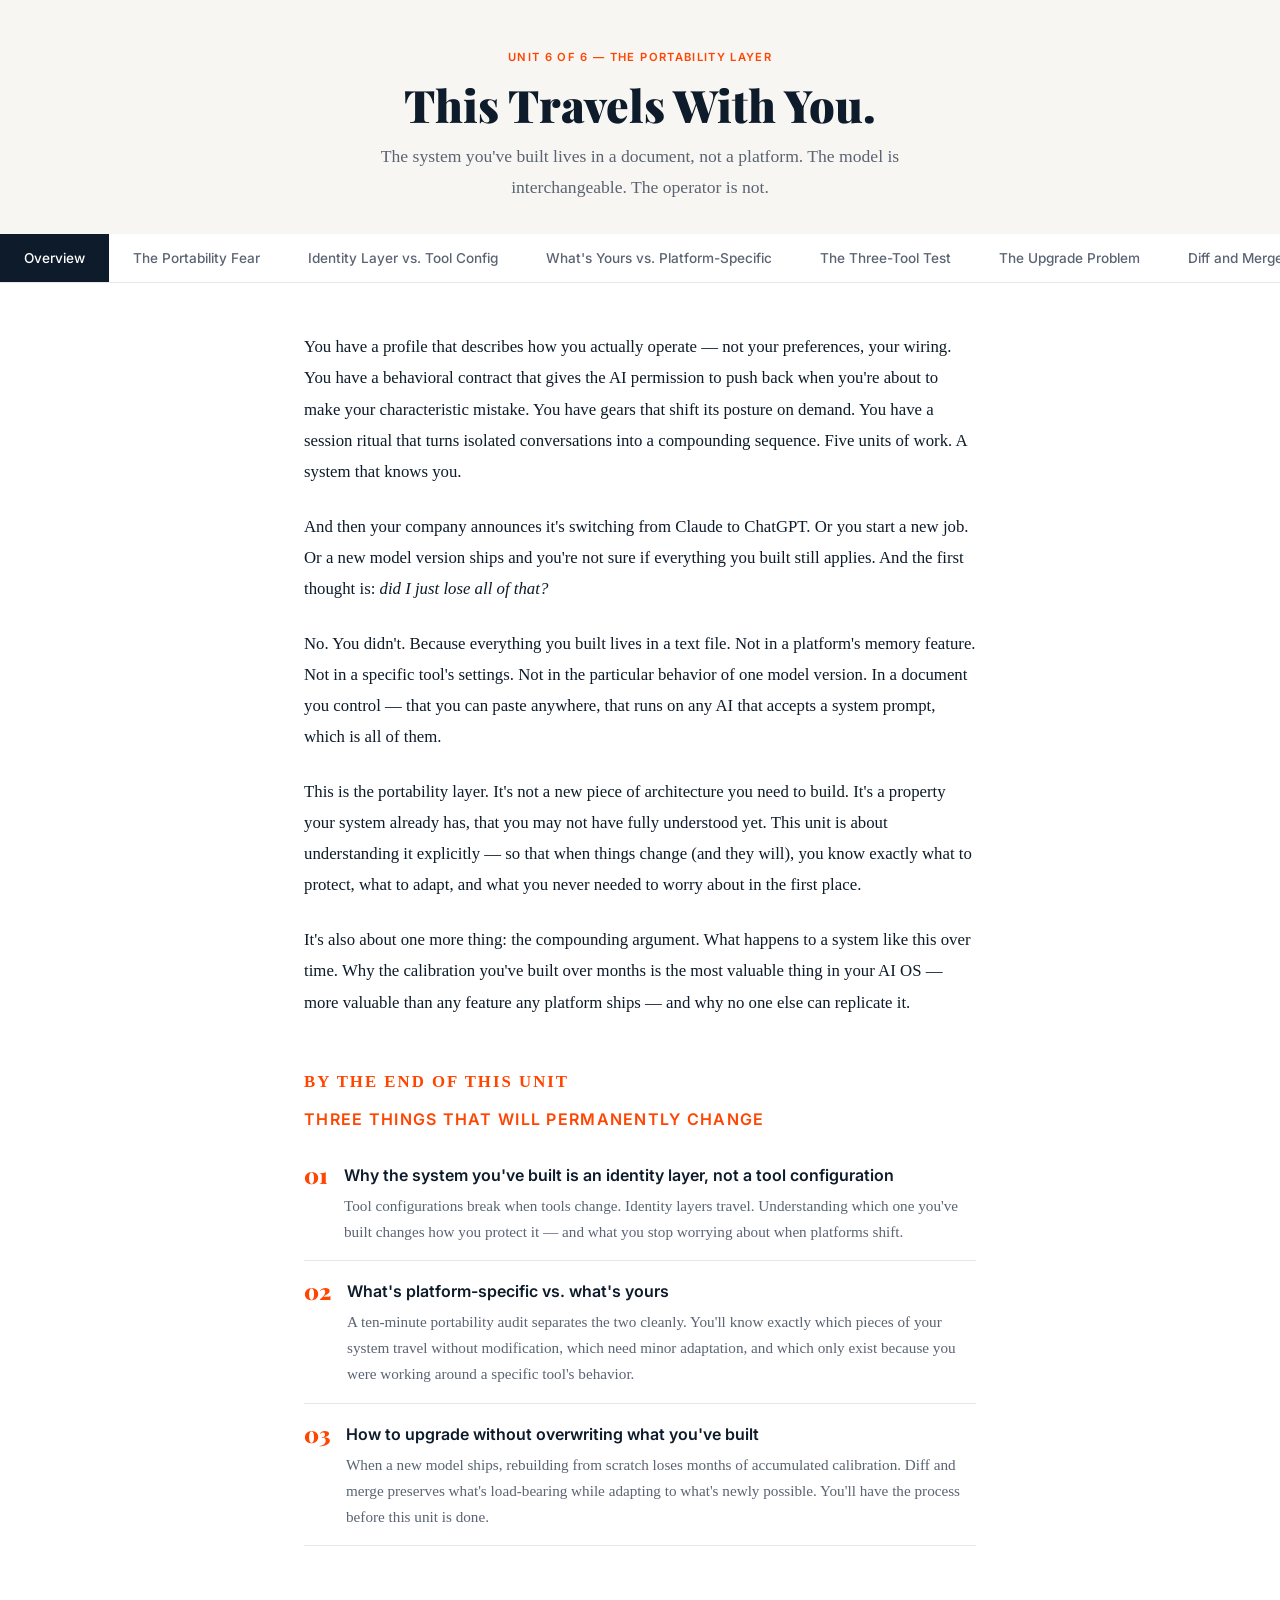
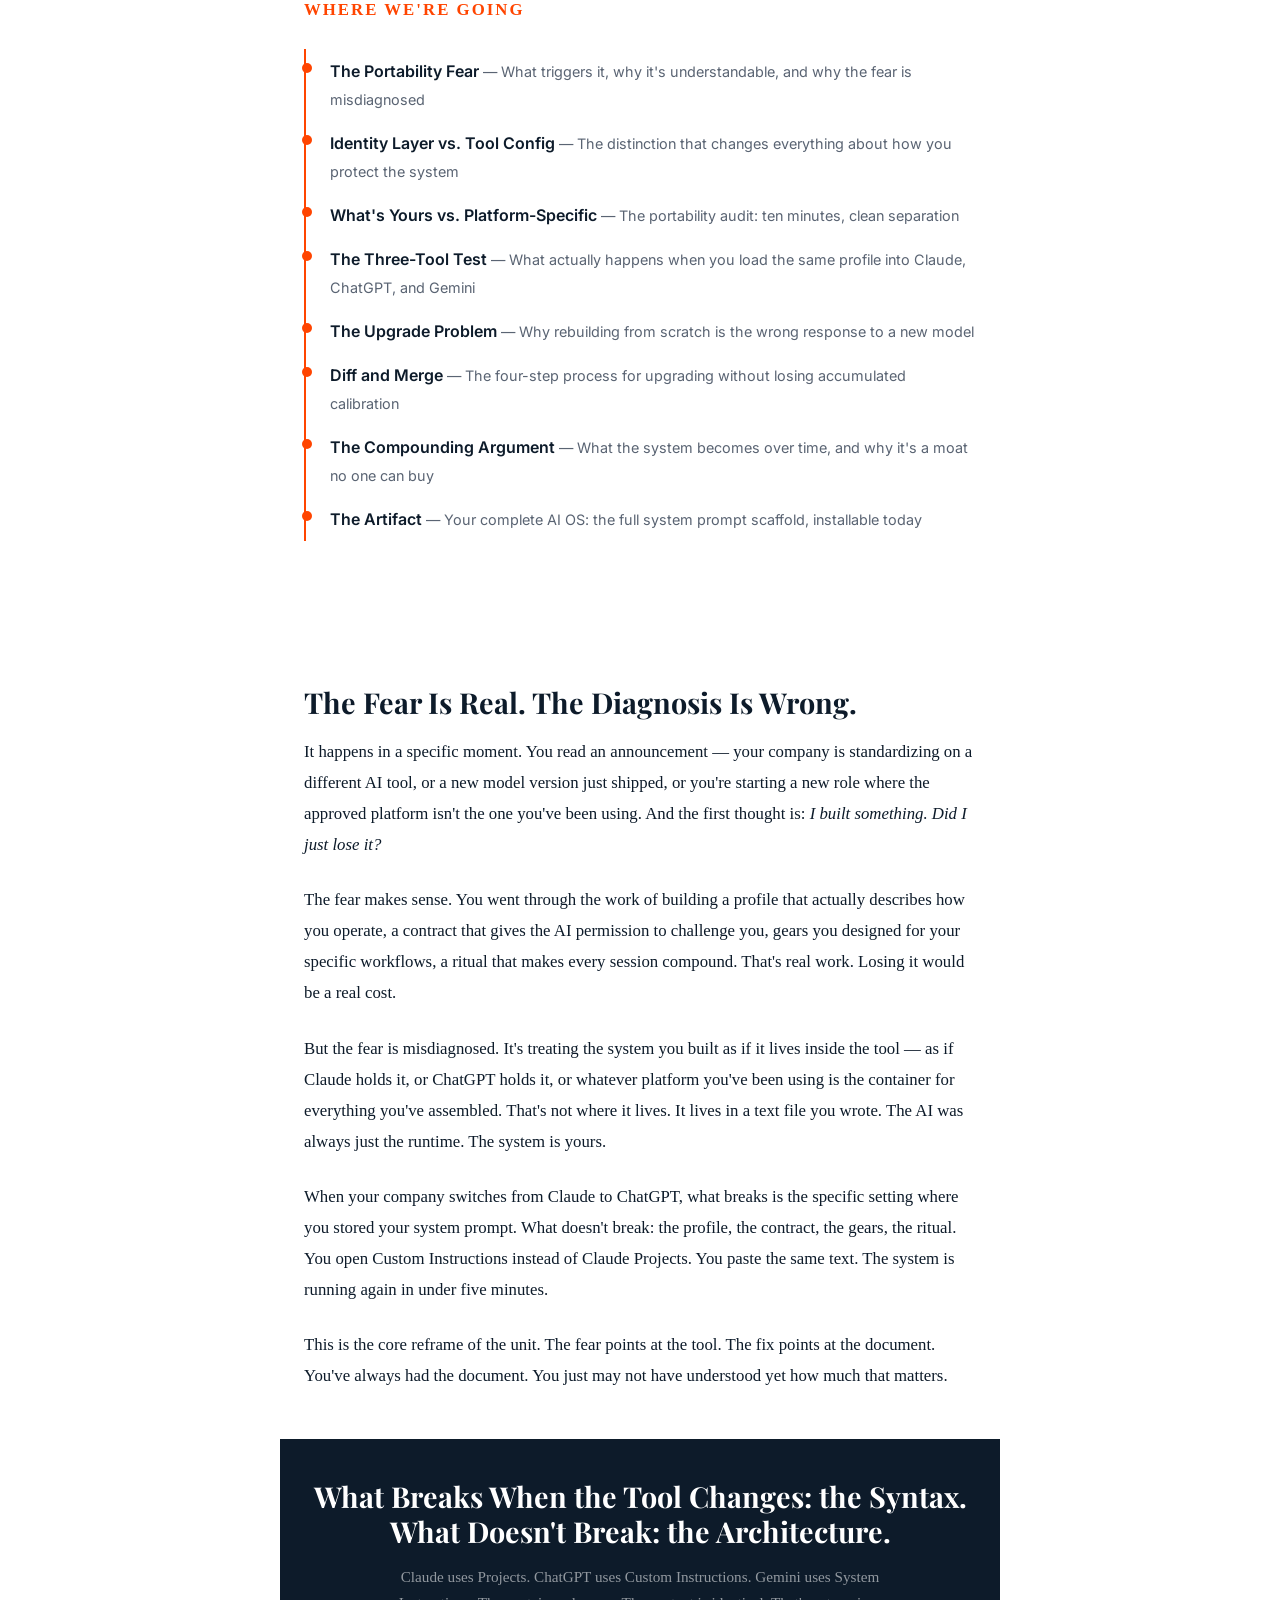
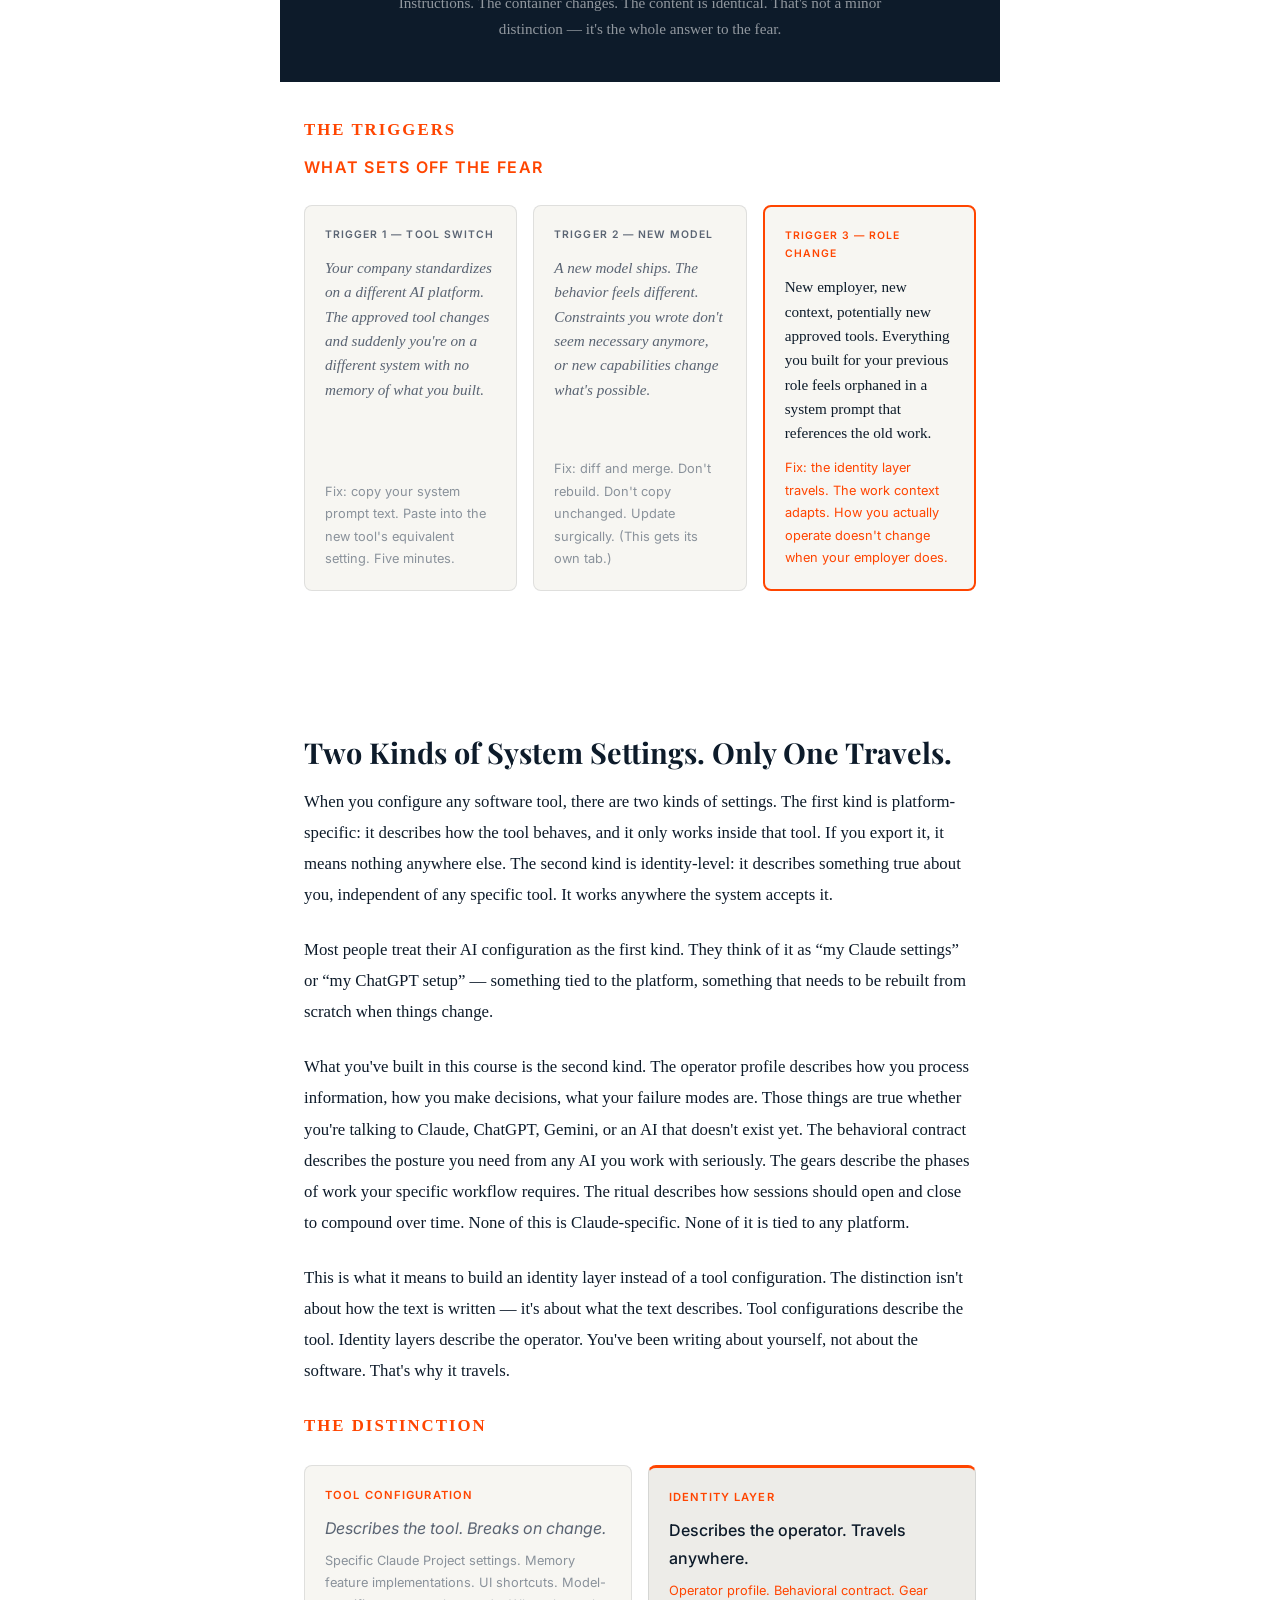
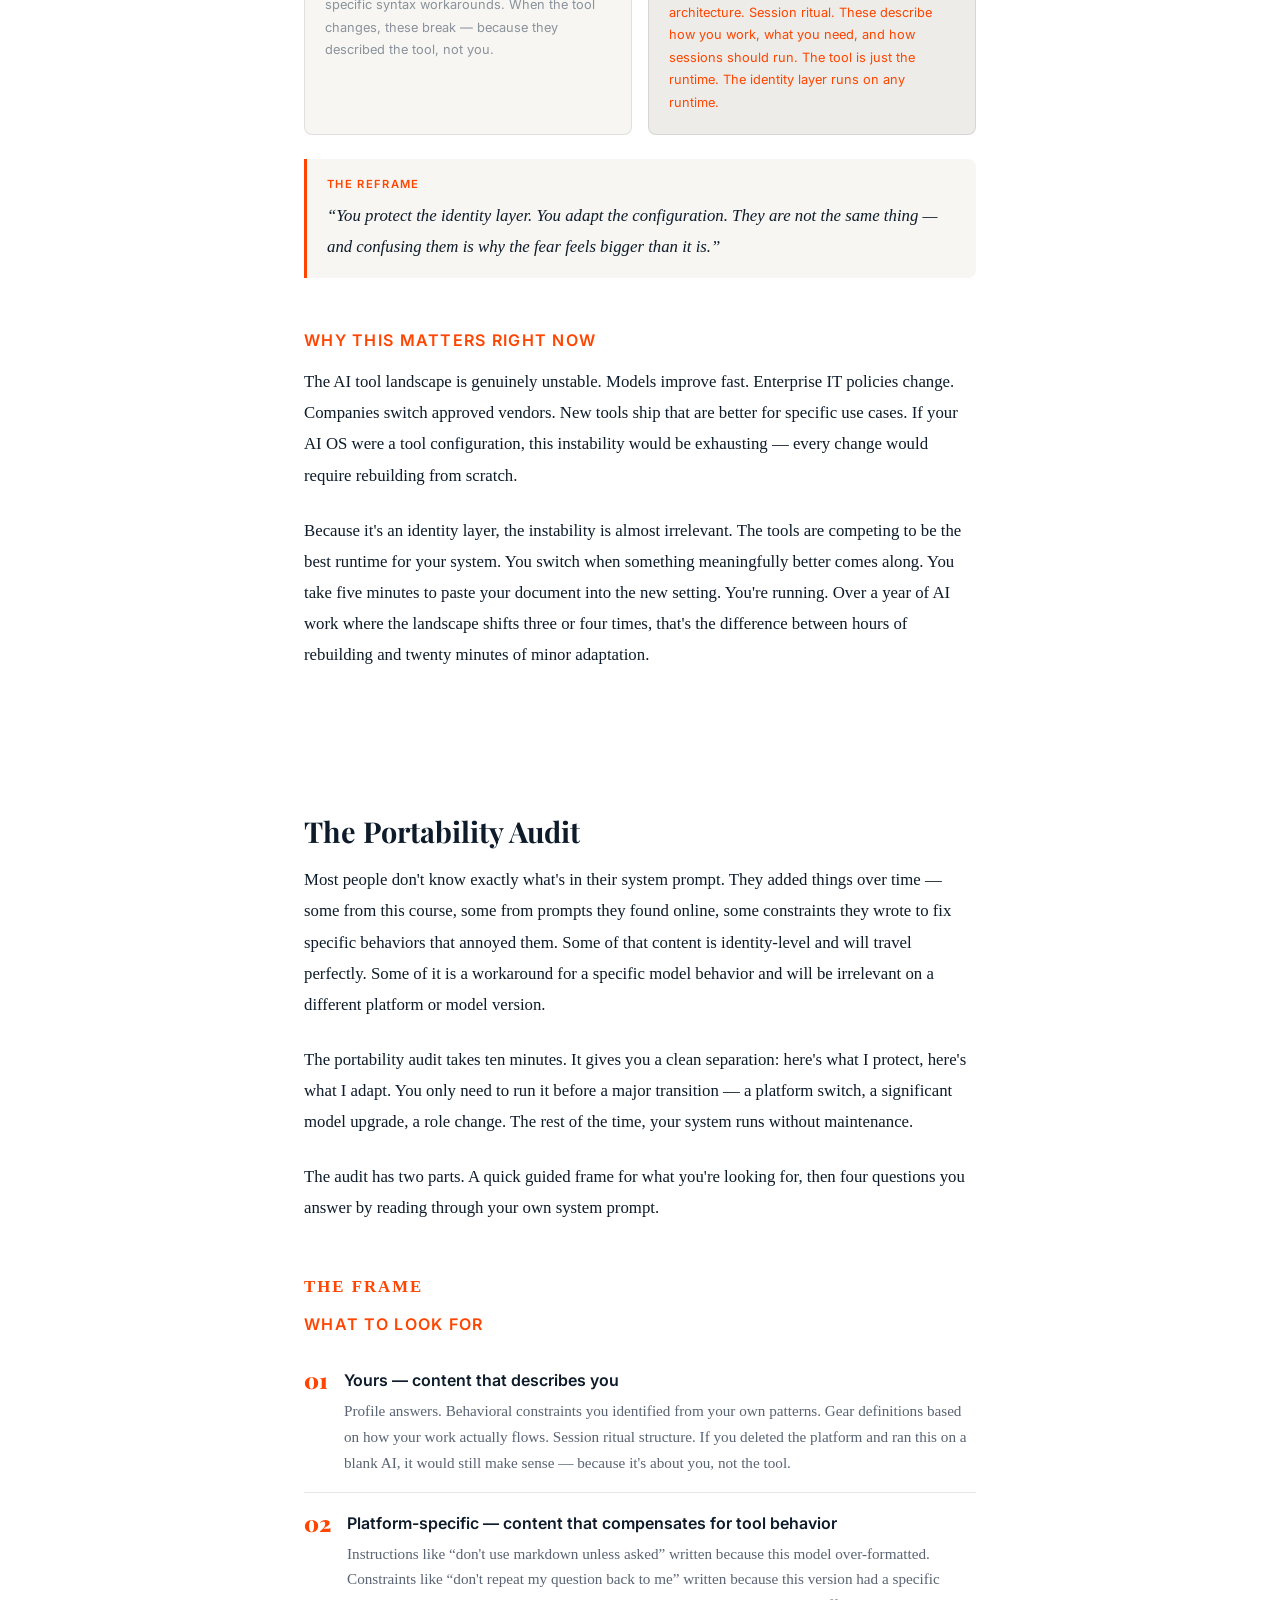
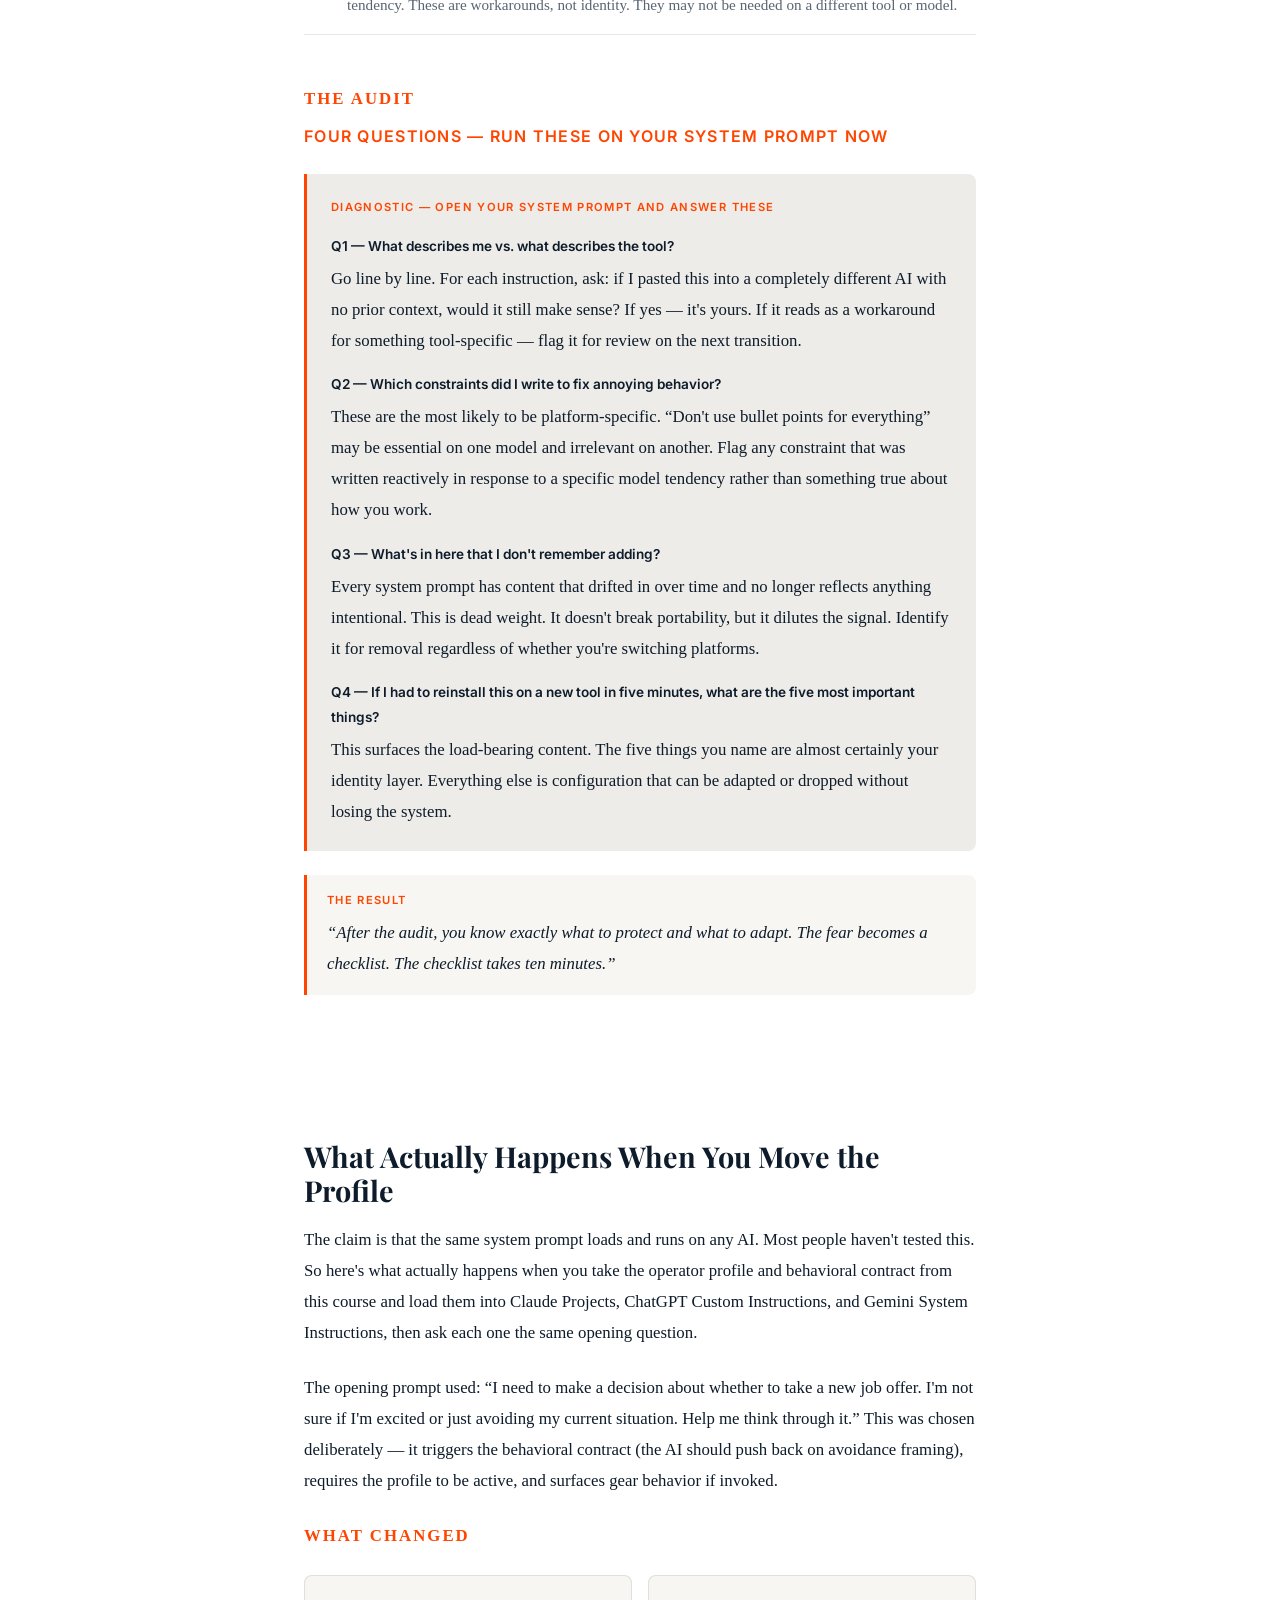
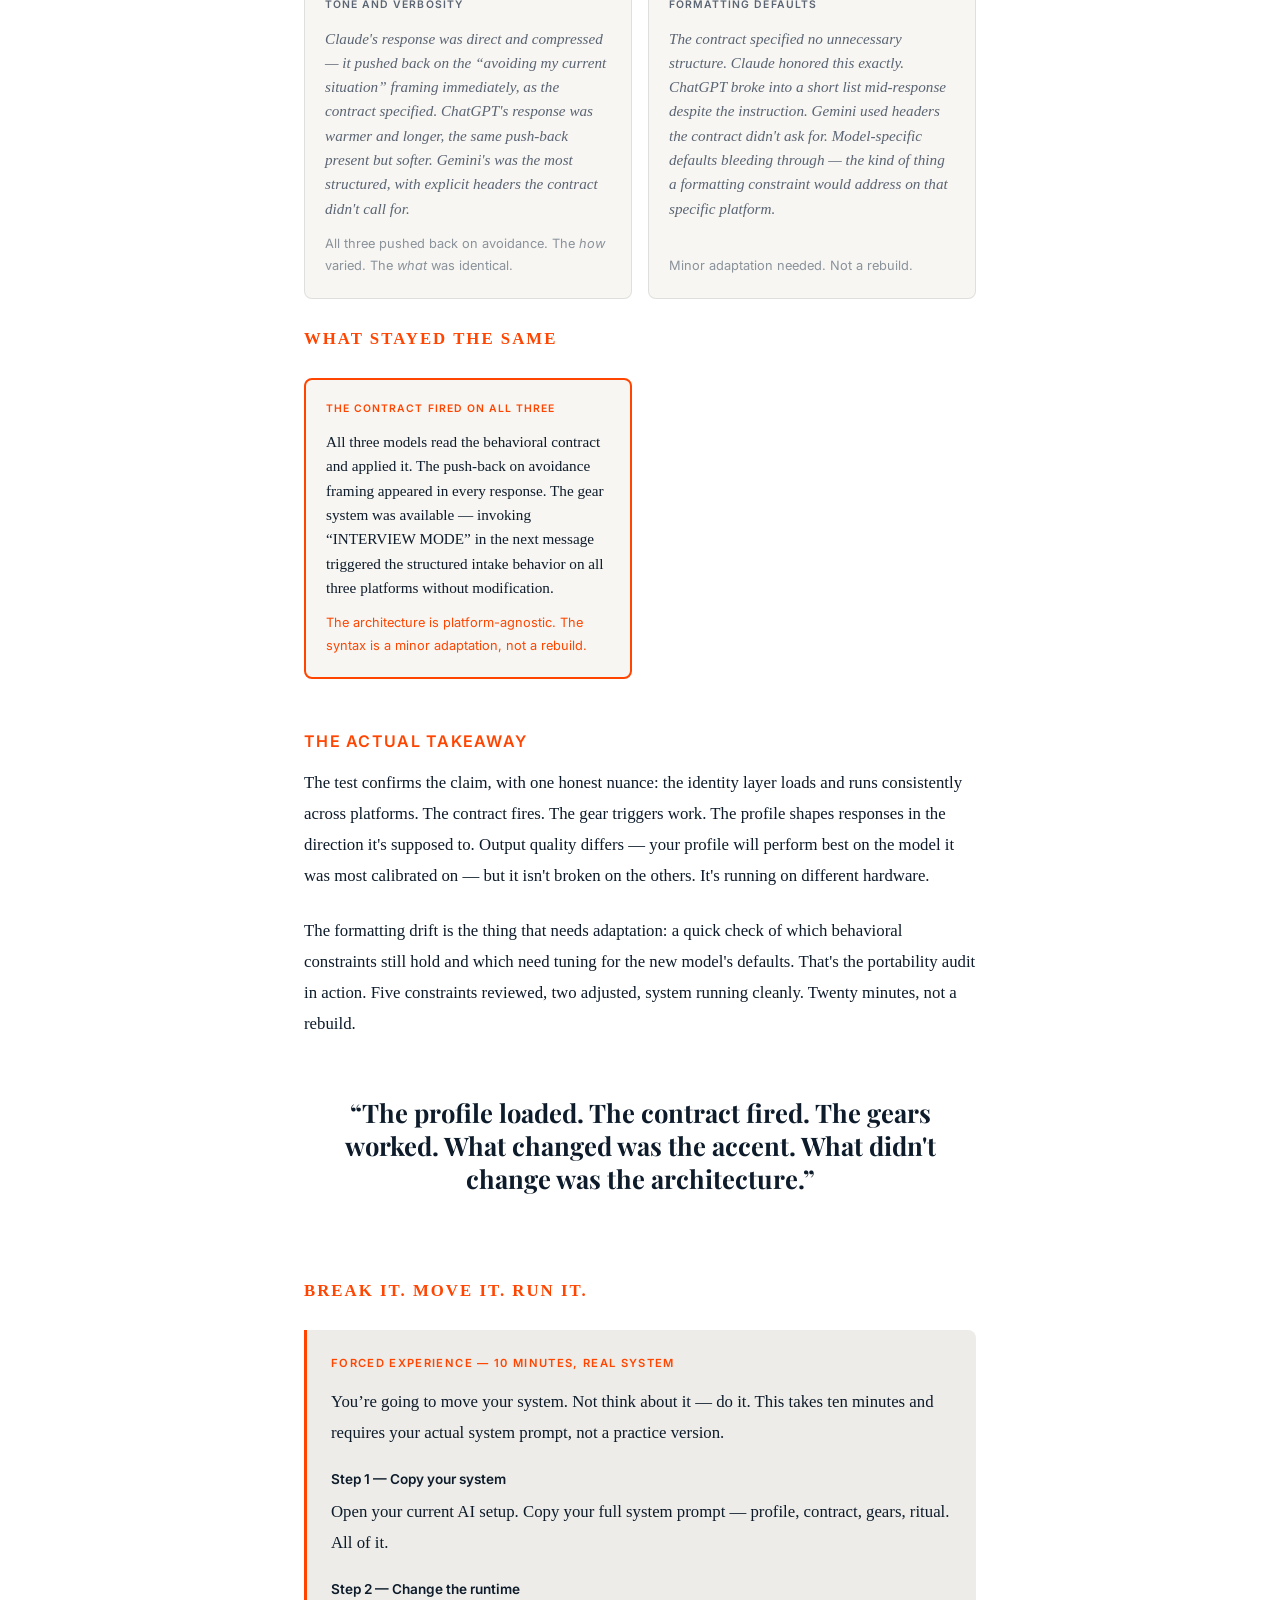
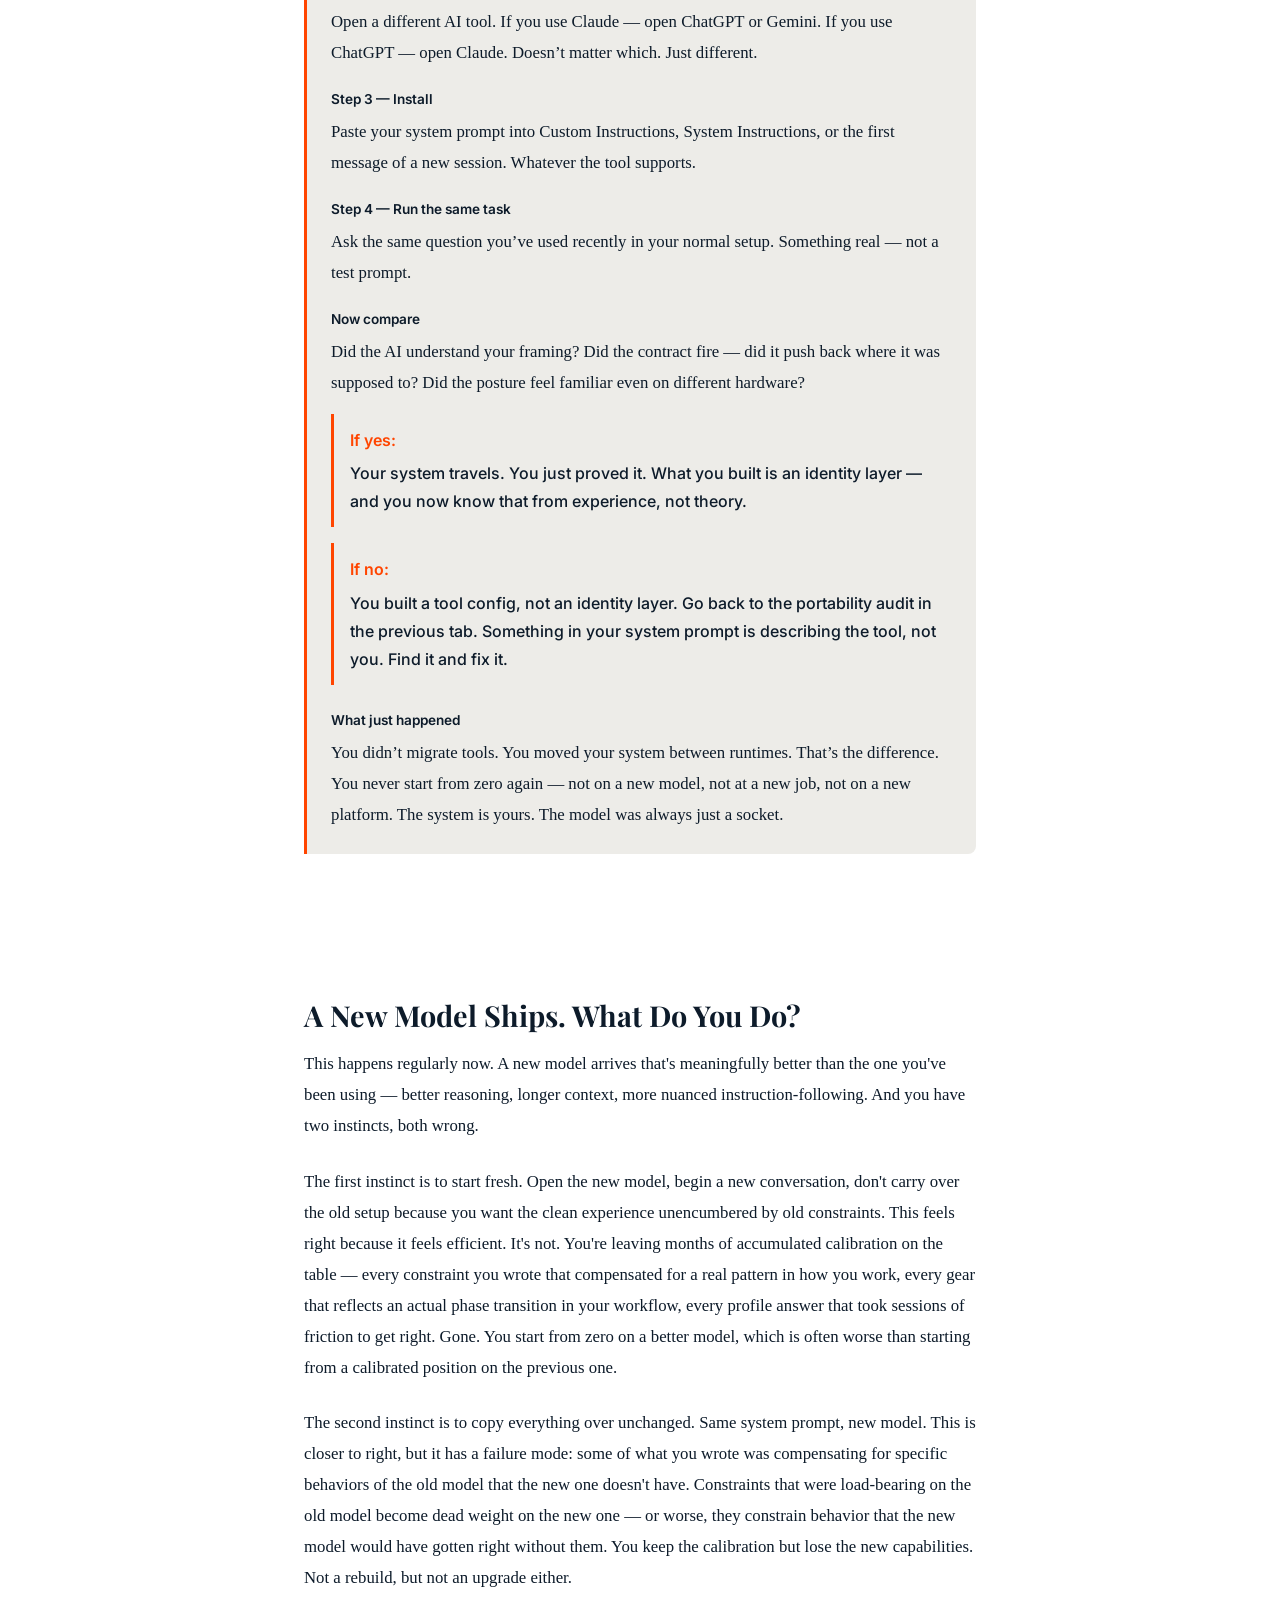
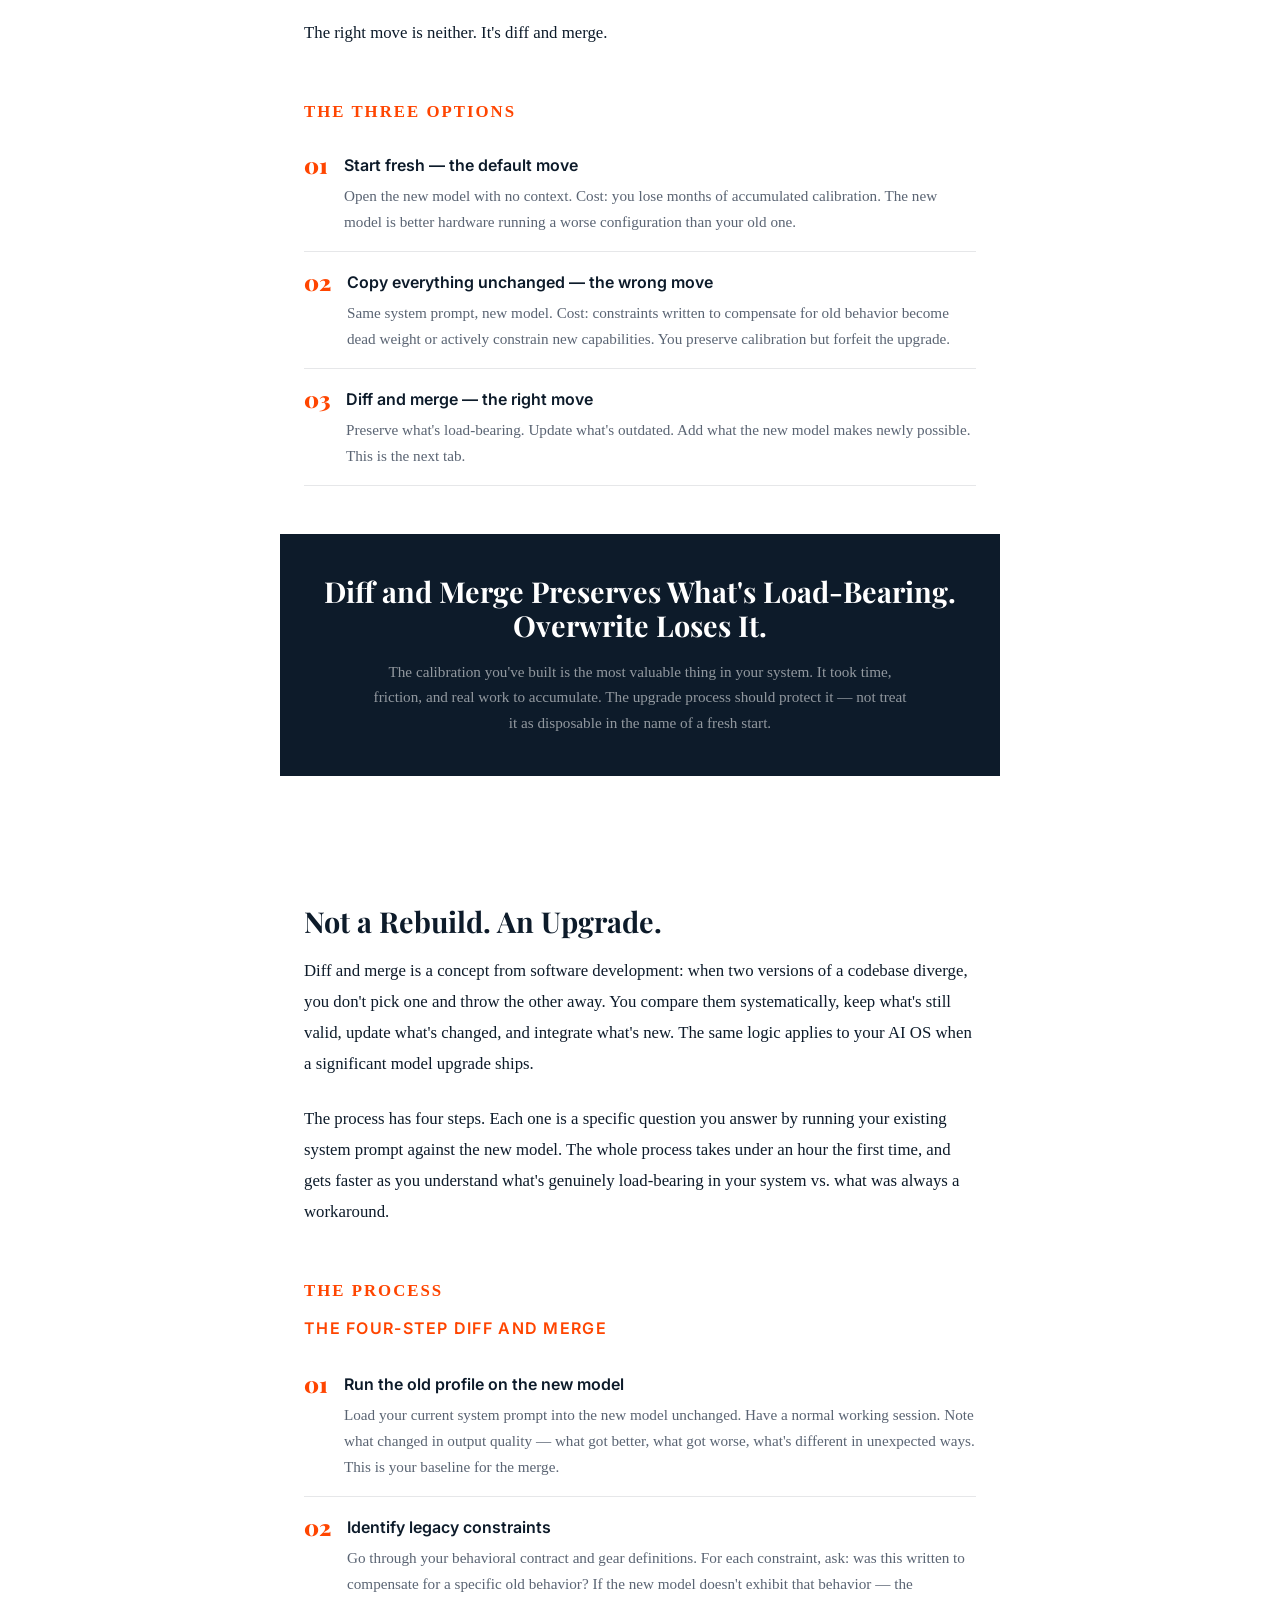
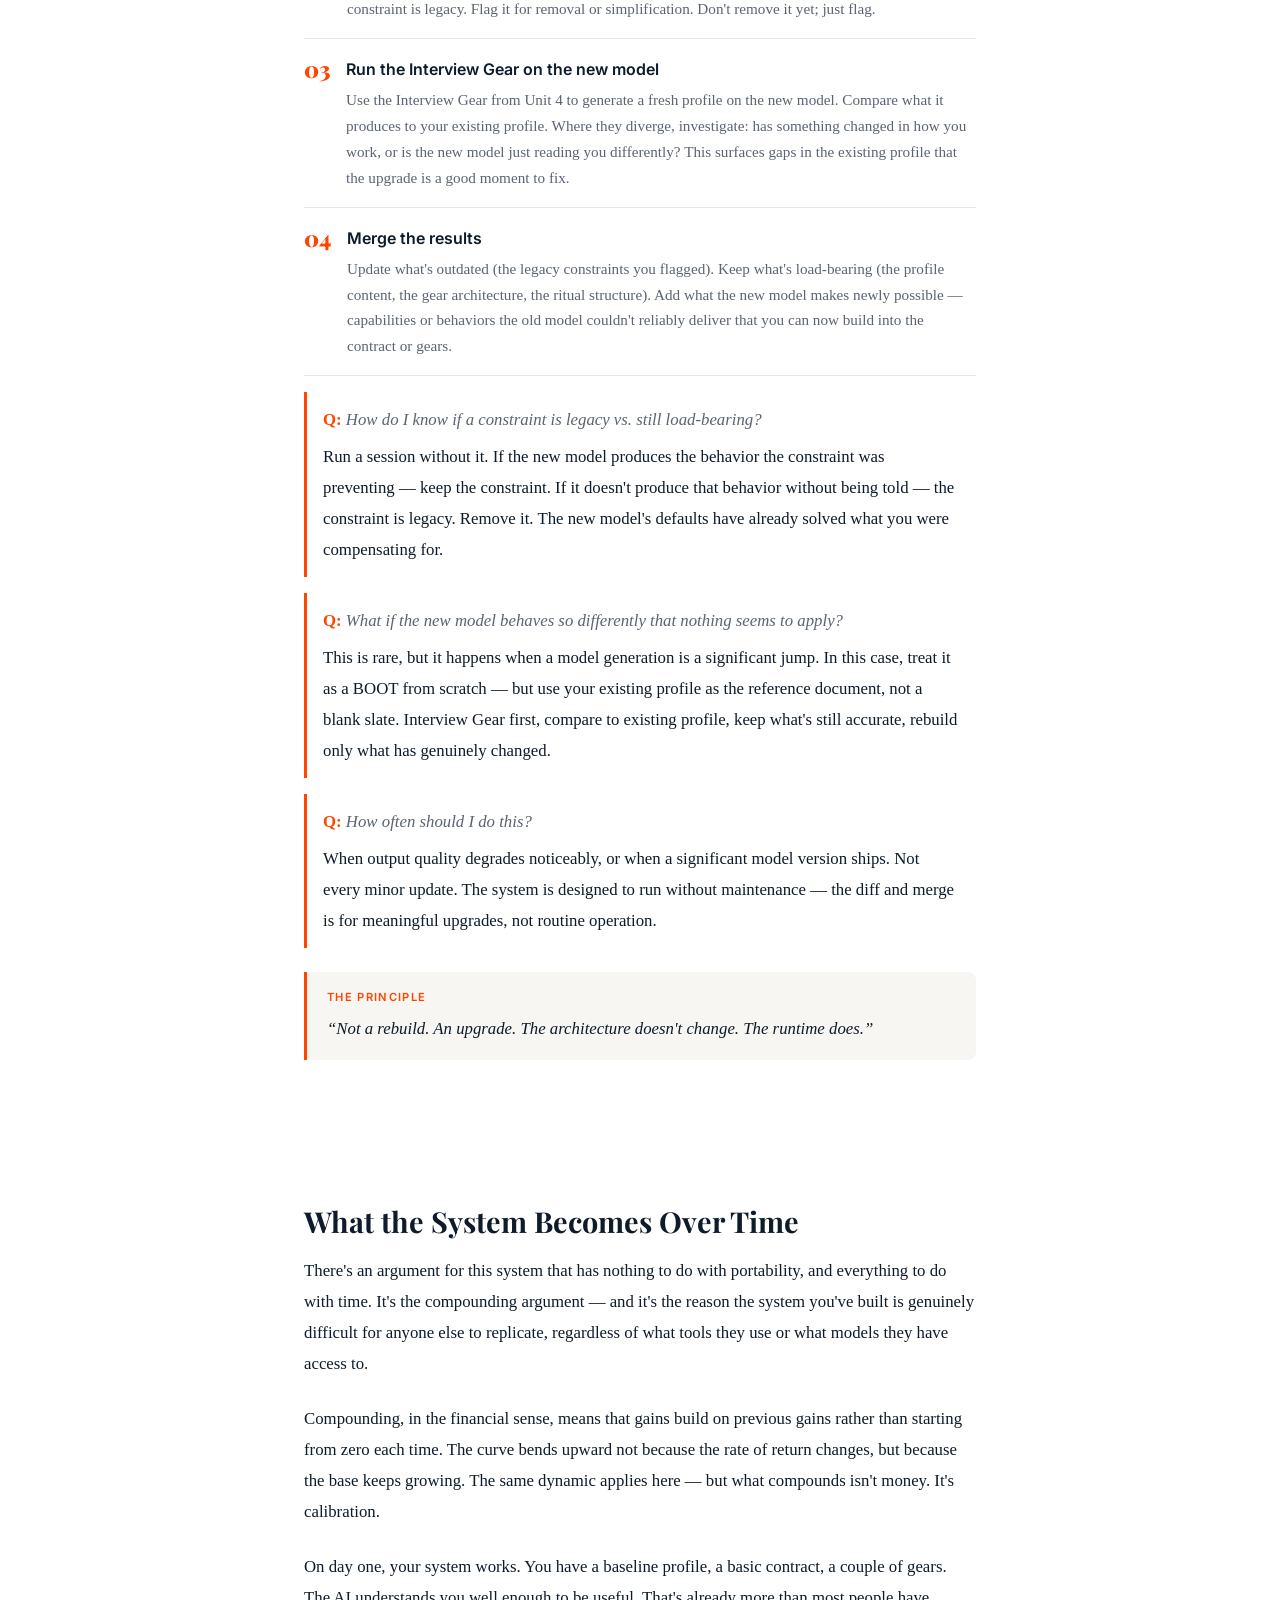
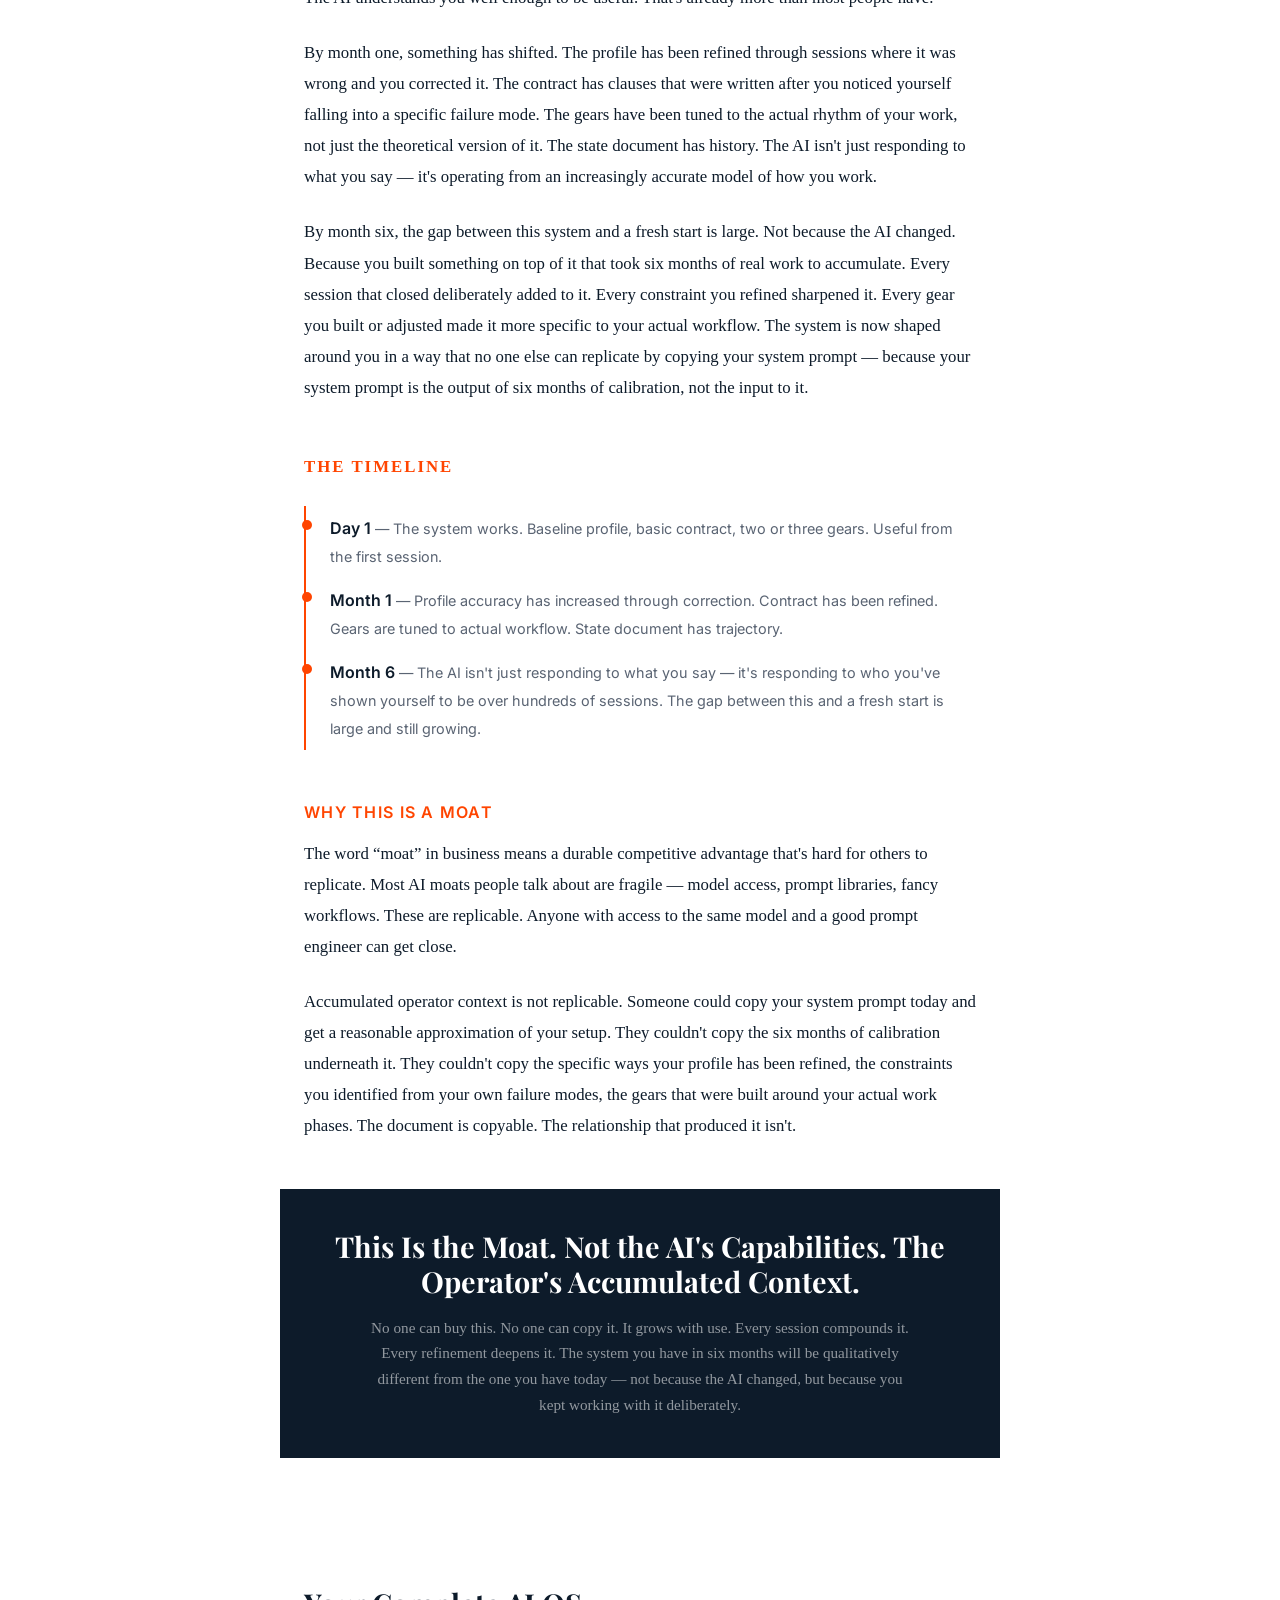
<file: unit-6.html>
<!DOCTYPE html>
<html lang="en">
<head>
  <meta charset="UTF-8">
  <meta name="viewport" content="width=device-width, initial-scale=1.0">
  <title>Unit 6 — The Portability Layer | Build Your AI OS</title>
  <link rel="preconnect" href="https://fonts.googleapis.com">
  <link rel="preconnect" href="https://fonts.gstatic.com" crossorigin>
  <link href="https://fonts.googleapis.com/css2?family=Playfair+Display:ital,wght@0,700;0,900;1,700;1,900&family=Inter:wght@400;500;600&display=swap" rel="stylesheet">
  <link rel="stylesheet" href="course.css">
</head>
<body>
<script>
window.UNIT_DATA = {
  unit: 6,
  title: "This Travels With You",
  subtitle: "Unit 6: The Portability Layer",
  claim: "The system you've built lives in a document, not a platform. The model is interchangeable. The operator is not.",
  entryState: "Will this break?",
  exitState: "The wiring is mine. The model is a socket.",
  nextUnit: "unit-7.html",
  tabs: [
    { label: "Overview",                           contentId: "panel-0" },
    { label: "The Portability Fear",               contentId: "panel-1" },
    { label: "Identity Layer vs. Tool Config",     contentId: "panel-2" },
    { label: "What's Yours vs. Platform-Specific", contentId: "panel-3" },
    { label: "The Three-Tool Test",                contentId: "panel-4" },
    { label: "The Upgrade Problem",                contentId: "panel-5" },
    { label: "Diff and Merge",                     contentId: "panel-6" },
    { label: "The Compounding Argument",           contentId: "panel-7" },
    { label: "The Artifact",                       contentId: "panel-8" },
    { label: "What's Next",                        contentId: "panel-9" }
  ],
  checklistCount: 4,
  copyBlocks: [
    { triggerId: "copyBtn",  contentId: "copyBlock"  },
    { triggerId: "copyBtn2", contentId: "copyBlock2" }
  ]
};
</script>

  <div class="unit-title-block">
    <span class="eyebrow">UNIT 6 OF 6 &mdash; THE PORTABILITY LAYER</span>
    <h1>This Travels With You.</h1>
    <p class="subtitle">The system you've built lives in a document, not a platform. The model is interchangeable. The operator is not.</p>
  </div>

  <nav class="tab-nav">
    <div class="tab-nav-tabs">
      <button class="tab-btn active" data-tab="0">Overview</button>
      <button class="tab-btn" data-tab="1">The Portability Fear</button>
      <button class="tab-btn" data-tab="2">Identity Layer vs. Tool Config</button>
      <button class="tab-btn" data-tab="3">What's Yours vs. Platform-Specific</button>
      <button class="tab-btn" data-tab="4">The Three-Tool Test</button>
      <button class="tab-btn" data-tab="5">The Upgrade Problem</button>
      <button class="tab-btn" data-tab="6">Diff and Merge</button>
      <button class="tab-btn" data-tab="7">The Compounding Argument</button>
      <button class="tab-btn" data-tab="8">The Artifact</button>
      <button class="tab-btn" data-tab="9">What's Next</button>
      <div class="progress-bar" id="progressBar"></div>
    </div>
  </nav>

  <main>

    <!-- ===== PANEL 0: OVERVIEW ===== -->
    <div class="content-area" id="panel-0">
      <div class="section">
        <p class="prose">You have a profile that describes how you actually operate &mdash; not your preferences, your wiring. You have a behavioral contract that gives the AI permission to push back when you're about to make your characteristic mistake. You have gears that shift its posture on demand. You have a session ritual that turns isolated conversations into a compounding sequence. Five units of work. A system that knows you.</p>
        <p class="prose">And then your company announces it's switching from Claude to ChatGPT. Or you start a new job. Or a new model version ships and you're not sure if everything you built still applies. And the first thought is: <em>did I just lose all of that?</em></p>
        <p class="prose">No. You didn't. Because everything you built lives in a text file. Not in a platform's memory feature. Not in a specific tool's settings. Not in the particular behavior of one model version. In a document you control &mdash; that you can paste anywhere, that runs on any AI that accepts a system prompt, which is all of them.</p>
        <p class="prose">This is the portability layer. It's not a new piece of architecture you need to build. It's a property your system already has, that you may not have fully understood yet. This unit is about understanding it explicitly &mdash; so that when things change (and they will), you know exactly what to protect, what to adapt, and what you never needed to worry about in the first place.</p>
        <p class="prose">It's also about one more thing: the compounding argument. What happens to a system like this over time. Why the calibration you've built over months is the most valuable thing in your AI OS &mdash; more valuable than any feature any platform ships &mdash; and why no one else can replicate it.</p>
      </div>

      <div class="section">
        <p class="section-label">BY THE END OF THIS UNIT</p>
        <h3>THREE THINGS THAT WILL PERMANENTLY CHANGE</h3>
        <div class="num-item"><span class="num-item-num">01</span><div class="num-item-content"><div class="num-item-title">Why the system you've built is an identity layer, not a tool configuration</div><div class="num-item-desc">Tool configurations break when tools change. Identity layers travel. Understanding which one you've built changes how you protect it &mdash; and what you stop worrying about when platforms shift.</div></div></div>
        <div class="num-item"><span class="num-item-num">02</span><div class="num-item-content"><div class="num-item-title">What's platform-specific vs. what's yours</div><div class="num-item-desc">A ten-minute portability audit separates the two cleanly. You'll know exactly which pieces of your system travel without modification, which need minor adaptation, and which only exist because you were working around a specific tool's behavior.</div></div></div>
        <div class="num-item"><span class="num-item-num">03</span><div class="num-item-content"><div class="num-item-title">How to upgrade without overwriting what you've built</div><div class="num-item-desc">When a new model ships, rebuilding from scratch loses months of accumulated calibration. Diff and merge preserves what's load-bearing while adapting to what's newly possible. You'll have the process before this unit is done.</div></div></div>
      </div>

      <div class="section">
        <p class="section-label">WHERE WE'RE GOING</p>
        <div class="timeline">
          <div class="timeline-step"><span class="timeline-step-label">The Portability Fear</span> <span class="timeline-step-desc">&mdash; What triggers it, why it's understandable, and why the fear is misdiagnosed</span></div>
          <div class="timeline-step"><span class="timeline-step-label">Identity Layer vs. Tool Config</span> <span class="timeline-step-desc">&mdash; The distinction that changes everything about how you protect the system</span></div>
          <div class="timeline-step"><span class="timeline-step-label">What's Yours vs. Platform-Specific</span> <span class="timeline-step-desc">&mdash; The portability audit: ten minutes, clean separation</span></div>
          <div class="timeline-step"><span class="timeline-step-label">The Three-Tool Test</span> <span class="timeline-step-desc">&mdash; What actually happens when you load the same profile into Claude, ChatGPT, and Gemini</span></div>
          <div class="timeline-step"><span class="timeline-step-label">The Upgrade Problem</span> <span class="timeline-step-desc">&mdash; Why rebuilding from scratch is the wrong response to a new model</span></div>
          <div class="timeline-step"><span class="timeline-step-label">Diff and Merge</span> <span class="timeline-step-desc">&mdash; The four-step process for upgrading without losing accumulated calibration</span></div>
          <div class="timeline-step"><span class="timeline-step-label">The Compounding Argument</span> <span class="timeline-step-desc">&mdash; What the system becomes over time, and why it's a moat no one can buy</span></div>
          <div class="timeline-step"><span class="timeline-step-label">The Artifact</span> <span class="timeline-step-desc">&mdash; Your complete AI OS: the full system prompt scaffold, installable today</span></div>
        </div>
      </div>
    </div>

    <!-- ===== PANEL 1: THE PORTABILITY FEAR ===== -->
    <div class="content-area" id="panel-1">
      <div class="section">
        <h2>The Fear Is Real. The Diagnosis Is Wrong.</h2>
        <p class="prose">It happens in a specific moment. You read an announcement &mdash; your company is standardizing on a different AI tool, or a new model version just shipped, or you're starting a new role where the approved platform isn't the one you've been using. And the first thought is: <em>I built something. Did I just lose it?</em></p>
        <p class="prose">The fear makes sense. You went through the work of building a profile that actually describes how you operate, a contract that gives the AI permission to challenge you, gears you designed for your specific workflows, a ritual that makes every session compound. That's real work. Losing it would be a real cost.</p>
        <p class="prose">But the fear is misdiagnosed. It's treating the system you built as if it lives inside the tool &mdash; as if Claude holds it, or ChatGPT holds it, or whatever platform you've been using is the container for everything you've assembled. That's not where it lives. It lives in a text file you wrote. The AI was always just the runtime. The system is yours.</p>
        <p class="prose">When your company switches from Claude to ChatGPT, what breaks is the specific setting where you stored your system prompt. What doesn't break: the profile, the contract, the gears, the ritual. You open Custom Instructions instead of Claude Projects. You paste the same text. The system is running again in under five minutes.</p>
        <p class="prose">This is the core reframe of the unit. The fear points at the tool. The fix points at the document. You've always had the document. You just may not have understood yet how much that matters.</p>
      </div>

      <div class="dark-divider">
        <h2>What Breaks When the Tool Changes: the Syntax. What Doesn't Break: the Architecture.</h2>
        <p>Claude uses Projects. ChatGPT uses Custom Instructions. Gemini uses System Instructions. The container changes. The content is identical. That's not a minor distinction &mdash; it's the whole answer to the fear.</p>
      </div>

      <div class="section">
        <p class="section-label">THE TRIGGERS</p>
        <h3>WHAT SETS OFF THE FEAR</h3>
        <div class="demo-cards" style="grid-template-columns:1fr 1fr 1fr">
          <div class="demo-card">
            <div class="demo-card-header muted">TRIGGER 1 &mdash; TOOL SWITCH</div>
            <div class="demo-card-body italic">Your company standardizes on a different AI platform. The approved tool changes and suddenly you're on a different system with no memory of what you built.</div>
            <div class="demo-card-footer">Fix: copy your system prompt text. Paste into the new tool's equivalent setting. Five minutes.</div>
          </div>
          <div class="demo-card">
            <div class="demo-card-header muted">TRIGGER 2 &mdash; NEW MODEL</div>
            <div class="demo-card-body italic">A new model ships. The behavior feels different. Constraints you wrote don't seem necessary anymore, or new capabilities change what's possible.</div>
            <div class="demo-card-footer">Fix: diff and merge. Don't rebuild. Don't copy unchanged. Update surgically. (This gets its own tab.)</div>
          </div>
          <div class="demo-card highlighted">
            <div class="demo-card-header accent">TRIGGER 3 &mdash; ROLE CHANGE</div>
            <div class="demo-card-body bold">New employer, new context, potentially new approved tools. Everything you built for your previous role feels orphaned in a system prompt that references the old work.</div>
            <div class="demo-card-footer accent">Fix: the identity layer travels. The work context adapts. How you actually operate doesn't change when your employer does.</div>
          </div>
        </div>
      </div>
    </div>

    <!-- ===== PANEL 2: IDENTITY LAYER VS TOOL CONFIG ===== -->
    <div class="content-area" id="panel-2">
      <div class="section">
        <h2>Two Kinds of System Settings. Only One Travels.</h2>
        <p class="prose">When you configure any software tool, there are two kinds of settings. The first kind is platform-specific: it describes how the tool behaves, and it only works inside that tool. If you export it, it means nothing anywhere else. The second kind is identity-level: it describes something true about you, independent of any specific tool. It works anywhere the system accepts it.</p>
        <p class="prose">Most people treat their AI configuration as the first kind. They think of it as &ldquo;my Claude settings&rdquo; or &ldquo;my ChatGPT setup&rdquo; &mdash; something tied to the platform, something that needs to be rebuilt from scratch when things change.</p>
        <p class="prose">What you've built in this course is the second kind. The operator profile describes how you process information, how you make decisions, what your failure modes are. Those things are true whether you're talking to Claude, ChatGPT, Gemini, or an AI that doesn't exist yet. The behavioral contract describes the posture you need from any AI you work with seriously. The gears describe the phases of work your specific workflow requires. The ritual describes how sessions should open and close to compound over time. None of this is Claude-specific. None of it is tied to any platform.</p>
        <p class="prose">This is what it means to build an identity layer instead of a tool configuration. The distinction isn't about how the text is written &mdash; it's about what the text describes. Tool configurations describe the tool. Identity layers describe the operator. You've been writing about yourself, not about the software. That's why it travels.</p>

        <p class="section-label">THE DISTINCTION</p>
        <div class="comparison">
          <div class="comparison-card">
            <div class="card-label">TOOL CONFIGURATION</div>
            <div class="card-content muted">Describes the tool. Breaks on change.</div>
            <div class="card-caption">Specific Claude Project settings. Memory feature implementations. UI shortcuts. Model-specific syntax workarounds. When the tool changes, these break &mdash; because they described the tool, not you.</div>
          </div>
          <div class="comparison-card accented">
            <div class="card-label">IDENTITY LAYER</div>
            <div class="card-content">Describes the operator. Travels anywhere.</div>
            <div class="card-caption">Operator profile. Behavioral contract. Gear architecture. Session ritual. These describe how you work, what you need, and how sessions should run. The tool is just the runtime. The identity layer runs on any runtime.</div>
          </div>
        </div>

        <div class="insight">
          <div class="insight-label">THE REFRAME</div>
          <p class="insight-quote">&ldquo;You protect the identity layer. You adapt the configuration. They are not the same thing &mdash; and confusing them is why the fear feels bigger than it is.&rdquo;</p>
        </div>
      </div>

      <div class="section">
        <h3>WHY THIS MATTERS RIGHT NOW</h3>
        <p class="prose">The AI tool landscape is genuinely unstable. Models improve fast. Enterprise IT policies change. Companies switch approved vendors. New tools ship that are better for specific use cases. If your AI OS were a tool configuration, this instability would be exhausting &mdash; every change would require rebuilding from scratch.</p>
        <p class="prose">Because it's an identity layer, the instability is almost irrelevant. The tools are competing to be the best runtime for your system. You switch when something meaningfully better comes along. You take five minutes to paste your document into the new setting. You're running. Over a year of AI work where the landscape shifts three or four times, that's the difference between hours of rebuilding and twenty minutes of minor adaptation.</p>
      </div>
    </div>

    <!-- ===== PANEL 3: WHAT'S YOURS VS PLATFORM-SPECIFIC ===== -->
    <div class="content-area" id="panel-3">
      <div class="section">
        <h2>The Portability Audit</h2>
        <p class="prose">Most people don't know exactly what's in their system prompt. They added things over time &mdash; some from this course, some from prompts they found online, some constraints they wrote to fix specific behaviors that annoyed them. Some of that content is identity-level and will travel perfectly. Some of it is a workaround for a specific model behavior and will be irrelevant on a different platform or model version.</p>
        <p class="prose">The portability audit takes ten minutes. It gives you a clean separation: here's what I protect, here's what I adapt. You only need to run it before a major transition &mdash; a platform switch, a significant model upgrade, a role change. The rest of the time, your system runs without maintenance.</p>
        <p class="prose">The audit has two parts. A quick guided frame for what you're looking for, then four questions you answer by reading through your own system prompt.</p>
      </div>

      <div class="section">
        <p class="section-label">THE FRAME</p>
        <h3>WHAT TO LOOK FOR</h3>
        <div class="num-item"><span class="num-item-num">01</span><div class="num-item-content"><div class="num-item-title">Yours &mdash; content that describes you</div><div class="num-item-desc">Profile answers. Behavioral constraints you identified from your own patterns. Gear definitions based on how your work actually flows. Session ritual structure. If you deleted the platform and ran this on a blank AI, it would still make sense &mdash; because it's about you, not the tool.</div></div></div>
        <div class="num-item"><span class="num-item-num">02</span><div class="num-item-content"><div class="num-item-title">Platform-specific &mdash; content that compensates for tool behavior</div><div class="num-item-desc">Instructions like &ldquo;don't use markdown unless asked&rdquo; written because this model over-formatted. Constraints like &ldquo;don't repeat my question back to me&rdquo; written because this version had a specific tendency. These are workarounds, not identity. They may not be needed on a different tool or model.</div></div></div>
      </div>

      <div class="section">
        <p class="section-label">THE AUDIT</p>
        <h3>FOUR QUESTIONS &mdash; RUN THESE ON YOUR SYSTEM PROMPT NOW</h3>
        <div class="exercise-block">
          <div class="exercise-label">DIAGNOSTIC &mdash; OPEN YOUR SYSTEM PROMPT AND ANSWER THESE</div>

          <p class="exercise-heading">Q1 &mdash; What describes me vs. what describes the tool?</p>
          <p>Go line by line. For each instruction, ask: if I pasted this into a completely different AI with no prior context, would it still make sense? If yes &mdash; it's yours. If it reads as a workaround for something tool-specific &mdash; flag it for review on the next transition.</p>

          <p class="exercise-heading">Q2 &mdash; Which constraints did I write to fix annoying behavior?</p>
          <p>These are the most likely to be platform-specific. &ldquo;Don't use bullet points for everything&rdquo; may be essential on one model and irrelevant on another. Flag any constraint that was written reactively in response to a specific model tendency rather than something true about how you work.</p>

          <p class="exercise-heading">Q3 &mdash; What's in here that I don't remember adding?</p>
          <p>Every system prompt has content that drifted in over time and no longer reflects anything intentional. This is dead weight. It doesn't break portability, but it dilutes the signal. Identify it for removal regardless of whether you're switching platforms.</p>

          <p class="exercise-heading">Q4 &mdash; If I had to reinstall this on a new tool in five minutes, what are the five most important things?</p>
          <p>This surfaces the load-bearing content. The five things you name are almost certainly your identity layer. Everything else is configuration that can be adapted or dropped without losing the system.</p>
        </div>

        <div class="insight">
          <div class="insight-label">THE RESULT</div>
          <p class="insight-quote">&ldquo;After the audit, you know exactly what to protect and what to adapt. The fear becomes a checklist. The checklist takes ten minutes.&rdquo;</p>
        </div>
      </div>
    </div>

    <!-- ===== PANEL 4: THE THREE-TOOL TEST ===== -->
    <div class="content-area" id="panel-4">
      <div class="section">
        <h2>What Actually Happens When You Move the Profile</h2>
        <p class="prose">The claim is that the same system prompt loads and runs on any AI. Most people haven't tested this. So here's what actually happens when you take the operator profile and behavioral contract from this course and load them into Claude Projects, ChatGPT Custom Instructions, and Gemini System Instructions, then ask each one the same opening question.</p>
        <p class="prose">The opening prompt used: &ldquo;I need to make a decision about whether to take a new job offer. I'm not sure if I'm excited or just avoiding my current situation. Help me think through it.&rdquo; This was chosen deliberately &mdash; it triggers the behavioral contract (the AI should push back on avoidance framing), requires the profile to be active, and surfaces gear behavior if invoked.</p>

        <p class="section-label">WHAT CHANGED</p>
        <div class="demo-cards">
          <div class="demo-card">
            <div class="demo-card-header muted">TONE AND VERBOSITY</div>
            <div class="demo-card-body italic">Claude's response was direct and compressed &mdash; it pushed back on the &ldquo;avoiding my current situation&rdquo; framing immediately, as the contract specified. ChatGPT's response was warmer and longer, the same push-back present but softer. Gemini's was the most structured, with explicit headers the contract didn't call for.</div>
            <div class="demo-card-footer">All three pushed back on avoidance. The <em>how</em> varied. The <em>what</em> was identical.</div>
          </div>
          <div class="demo-card">
            <div class="demo-card-header muted">FORMATTING DEFAULTS</div>
            <div class="demo-card-body italic">The contract specified no unnecessary structure. Claude honored this exactly. ChatGPT broke into a short list mid-response despite the instruction. Gemini used headers the contract didn't ask for. Model-specific defaults bleeding through &mdash; the kind of thing a formatting constraint would address on that specific platform.</div>
            <div class="demo-card-footer">Minor adaptation needed. Not a rebuild.</div>
          </div>
        </div>

        <p class="section-label">WHAT STAYED THE SAME</p>
        <div class="demo-cards">
          <div class="demo-card highlighted">
            <div class="demo-card-header accent">THE CONTRACT FIRED ON ALL THREE</div>
            <div class="demo-card-body bold">All three models read the behavioral contract and applied it. The push-back on avoidance framing appeared in every response. The gear system was available &mdash; invoking &ldquo;INTERVIEW MODE&rdquo; in the next message triggered the structured intake behavior on all three platforms without modification.</div>
            <div class="demo-card-footer accent">The architecture is platform-agnostic. The syntax is a minor adaptation, not a rebuild.</div>
          </div>
        </div>
      </div>

      <div class="section">
        <h3>THE ACTUAL TAKEAWAY</h3>
        <p class="prose">The test confirms the claim, with one honest nuance: the identity layer loads and runs consistently across platforms. The contract fires. The gear triggers work. The profile shapes responses in the direction it's supposed to. Output quality differs &mdash; your profile will perform best on the model it was most calibrated on &mdash; but it isn't broken on the others. It's running on different hardware.</p>
        <p class="prose">The formatting drift is the thing that needs adaptation: a quick check of which behavioral constraints still hold and which need tuning for the new model's defaults. That's the portability audit in action. Five constraints reviewed, two adjusted, system running cleanly. Twenty minutes, not a rebuild.</p>

        <div class="pull-quote-large">
          <blockquote>&ldquo;The profile loaded. The contract fired. The gears worked. What changed was the accent. What didn't change was the architecture.&rdquo;</blockquote>
        </div>
      </div>

      <div class="section">
        <p class="section-label">BREAK IT. MOVE IT. RUN IT.</p>
        <div class="exercise-block">
          <div class="exercise-label">FORCED EXPERIENCE &mdash; 10 MINUTES, REAL SYSTEM</div>
          <p class="prose" style="margin-bottom:1.25rem">You&rsquo;re going to move your system. Not think about it &mdash; do it. This takes ten minutes and requires your actual system prompt, not a practice version.</p>
          <div class="exercise-heading">Step 1 &mdash; Copy your system</div>
          <p class="prose" style="margin-bottom:1.25rem">Open your current AI setup. Copy your full system prompt &mdash; profile, contract, gears, ritual. All of it.</p>
          <div class="exercise-heading">Step 2 &mdash; Change the runtime</div>
          <p class="prose" style="margin-bottom:1.25rem">Open a different AI tool. If you use Claude &mdash; open ChatGPT or Gemini. If you use ChatGPT &mdash; open Claude. Doesn&rsquo;t matter which. Just different.</p>
          <div class="exercise-heading">Step 3 &mdash; Install</div>
          <p class="prose" style="margin-bottom:1.25rem">Paste your system prompt into Custom Instructions, System Instructions, or the first message of a new session. Whatever the tool supports.</p>
          <div class="exercise-heading">Step 4 &mdash; Run the same task</div>
          <p class="prose" style="margin-bottom:1.25rem">Ask the same question you&rsquo;ve used recently in your normal setup. Something real &mdash; not a test prompt.</p>
          <div class="exercise-heading">Now compare</div>
          <p class="prose" style="margin-bottom:1rem">Did the AI understand your framing? Did the contract fire &mdash; did it push back where it was supposed to? Did the posture feel familiar even on different hardware?</p>
          <div class="qa-block">
            <div class="qa-q"><span class="qa-q-label">If yes:</span></div>
            <div class="qa-a">Your system travels. You just proved it. What you built is an identity layer &mdash; and you now know that from experience, not theory.</div>
          </div>
          <div class="qa-block">
            <div class="qa-q"><span class="qa-q-label">If no:</span></div>
            <div class="qa-a">You built a tool config, not an identity layer. Go back to the portability audit in the previous tab. Something in your system prompt is describing the tool, not you. Find it and fix it.</div>
          </div>
          <div class="exercise-heading" style="margin-top:1.5rem">What just happened</div>
          <p class="prose" style="margin-bottom:0">You didn&rsquo;t migrate tools. You moved your system between runtimes. That&rsquo;s the difference. You never start from zero again &mdash; not on a new model, not at a new job, not on a new platform. The system is yours. The model was always just a socket.</p>
        </div>
      </div>
    </div>

    <!-- ===== PANEL 5: THE UPGRADE PROBLEM ===== -->
    <div class="content-area" id="panel-5">
      <div class="section">
        <h2>A New Model Ships. What Do You Do?</h2>
        <p class="prose">This happens regularly now. A new model arrives that's meaningfully better than the one you've been using &mdash; better reasoning, longer context, more nuanced instruction-following. And you have two instincts, both wrong.</p>
        <p class="prose">The first instinct is to start fresh. Open the new model, begin a new conversation, don't carry over the old setup because you want the clean experience unencumbered by old constraints. This feels right because it feels efficient. It's not. You're leaving months of accumulated calibration on the table &mdash; every constraint you wrote that compensated for a real pattern in how you work, every gear that reflects an actual phase transition in your workflow, every profile answer that took sessions of friction to get right. Gone. You start from zero on a better model, which is often worse than starting from a calibrated position on the previous one.</p>
        <p class="prose">The second instinct is to copy everything over unchanged. Same system prompt, new model. This is closer to right, but it has a failure mode: some of what you wrote was compensating for specific behaviors of the old model that the new one doesn't have. Constraints that were load-bearing on the old model become dead weight on the new one &mdash; or worse, they constrain behavior that the new model would have gotten right without them. You keep the calibration but lose the new capabilities. Not a rebuild, but not an upgrade either.</p>
        <p class="prose">The right move is neither. It's diff and merge.</p>
      </div>

      <div class="section">
        <p class="section-label">THE THREE OPTIONS</p>
        <div class="num-item"><span class="num-item-num">01</span><div class="num-item-content"><div class="num-item-title">Start fresh &mdash; the default move</div><div class="num-item-desc">Open the new model with no context. Cost: you lose months of accumulated calibration. The new model is better hardware running a worse configuration than your old one.</div></div></div>
        <div class="num-item"><span class="num-item-num">02</span><div class="num-item-content"><div class="num-item-title">Copy everything unchanged &mdash; the wrong move</div><div class="num-item-desc">Same system prompt, new model. Cost: constraints written to compensate for old behavior become dead weight or actively constrain new capabilities. You preserve calibration but forfeit the upgrade.</div></div></div>
        <div class="num-item"><span class="num-item-num">03</span><div class="num-item-content"><div class="num-item-title">Diff and merge &mdash; the right move</div><div class="num-item-desc">Preserve what's load-bearing. Update what's outdated. Add what the new model makes newly possible. This is the next tab.</div></div></div>
      </div>

      <div class="dark-divider">
        <h2>Diff and Merge Preserves What's Load-Bearing. Overwrite Loses It.</h2>
        <p>The calibration you've built is the most valuable thing in your system. It took time, friction, and real work to accumulate. The upgrade process should protect it &mdash; not treat it as disposable in the name of a fresh start.</p>
      </div>
    </div>

    <!-- ===== PANEL 6: DIFF AND MERGE ===== -->
    <div class="content-area" id="panel-6">
      <div class="section">
        <h2>Not a Rebuild. An Upgrade.</h2>
        <p class="prose">Diff and merge is a concept from software development: when two versions of a codebase diverge, you don't pick one and throw the other away. You compare them systematically, keep what's still valid, update what's changed, and integrate what's new. The same logic applies to your AI OS when a significant model upgrade ships.</p>
        <p class="prose">The process has four steps. Each one is a specific question you answer by running your existing system prompt against the new model. The whole process takes under an hour the first time, and gets faster as you understand what's genuinely load-bearing in your system vs. what was always a workaround.</p>
      </div>

      <div class="section">
        <p class="section-label">THE PROCESS</p>
        <h3>THE FOUR-STEP DIFF AND MERGE</h3>
        <div class="num-item"><span class="num-item-num">01</span><div class="num-item-content"><div class="num-item-title">Run the old profile on the new model</div><div class="num-item-desc">Load your current system prompt into the new model unchanged. Have a normal working session. Note what changed in output quality &mdash; what got better, what got worse, what's different in unexpected ways. This is your baseline for the merge.</div></div></div>
        <div class="num-item"><span class="num-item-num">02</span><div class="num-item-content"><div class="num-item-title">Identify legacy constraints</div><div class="num-item-desc">Go through your behavioral contract and gear definitions. For each constraint, ask: was this written to compensate for a specific old behavior? If the new model doesn't exhibit that behavior &mdash; the constraint is legacy. Flag it for removal or simplification. Don't remove it yet; just flag.</div></div></div>
        <div class="num-item"><span class="num-item-num">03</span><div class="num-item-content"><div class="num-item-title">Run the Interview Gear on the new model</div><div class="num-item-desc">Use the Interview Gear from Unit 4 to generate a fresh profile on the new model. Compare what it produces to your existing profile. Where they diverge, investigate: has something changed in how you work, or is the new model just reading you differently? This surfaces gaps in the existing profile that the upgrade is a good moment to fix.</div></div></div>
        <div class="num-item"><span class="num-item-num">04</span><div class="num-item-content"><div class="num-item-title">Merge the results</div><div class="num-item-desc">Update what's outdated (the legacy constraints you flagged). Keep what's load-bearing (the profile content, the gear architecture, the ritual structure). Add what the new model makes newly possible &mdash; capabilities or behaviors the old model couldn't reliably deliver that you can now build into the contract or gears.</div></div></div>

        <div class="qa-block">
          <p class="qa-q"><span class="qa-q-label">Q:</span> How do I know if a constraint is legacy vs. still load-bearing?</p>
          <p class="qa-a">Run a session without it. If the new model produces the behavior the constraint was preventing &mdash; keep the constraint. If it doesn't produce that behavior without being told &mdash; the constraint is legacy. Remove it. The new model's defaults have already solved what you were compensating for.</p>
        </div>
        <div class="qa-block">
          <p class="qa-q"><span class="qa-q-label">Q:</span> What if the new model behaves so differently that nothing seems to apply?</p>
          <p class="qa-a">This is rare, but it happens when a model generation is a significant jump. In this case, treat it as a BOOT from scratch &mdash; but use your existing profile as the reference document, not a blank slate. Interview Gear first, compare to existing profile, keep what's still accurate, rebuild only what has genuinely changed.</p>
        </div>
        <div class="qa-block">
          <p class="qa-q"><span class="qa-q-label">Q:</span> How often should I do this?</p>
          <p class="qa-a">When output quality degrades noticeably, or when a significant model version ships. Not every minor update. The system is designed to run without maintenance &mdash; the diff and merge is for meaningful upgrades, not routine operation.</p>
        </div>

        <div class="insight">
          <div class="insight-label">THE PRINCIPLE</div>
          <p class="insight-quote">&ldquo;Not a rebuild. An upgrade. The architecture doesn't change. The runtime does.&rdquo;</p>
        </div>
      </div>
    </div>

    <!-- ===== PANEL 7: THE COMPOUNDING ARGUMENT ===== -->
    <div class="content-area" id="panel-7">
      <div class="section">
        <h2>What the System Becomes Over Time</h2>
        <p class="prose">There's an argument for this system that has nothing to do with portability, and everything to do with time. It's the compounding argument &mdash; and it's the reason the system you've built is genuinely difficult for anyone else to replicate, regardless of what tools they use or what models they have access to.</p>
        <p class="prose">Compounding, in the financial sense, means that gains build on previous gains rather than starting from zero each time. The curve bends upward not because the rate of return changes, but because the base keeps growing. The same dynamic applies here &mdash; but what compounds isn't money. It's calibration.</p>
        <p class="prose">On day one, your system works. You have a baseline profile, a basic contract, a couple of gears. The AI understands you well enough to be useful. That's already more than most people have.</p>
        <p class="prose">By month one, something has shifted. The profile has been refined through sessions where it was wrong and you corrected it. The contract has clauses that were written after you noticed yourself falling into a specific failure mode. The gears have been tuned to the actual rhythm of your work, not just the theoretical version of it. The state document has history. The AI isn't just responding to what you say &mdash; it's operating from an increasingly accurate model of how you work.</p>
        <p class="prose">By month six, the gap between this system and a fresh start is large. Not because the AI changed. Because you built something on top of it that took six months of real work to accumulate. Every session that closed deliberately added to it. Every constraint you refined sharpened it. Every gear you built or adjusted made it more specific to your actual workflow. The system is now shaped around you in a way that no one else can replicate by copying your system prompt &mdash; because your system prompt is the output of six months of calibration, not the input to it.</p>
      </div>

      <div class="section">
        <p class="section-label">THE TIMELINE</p>
        <div class="timeline">
          <div class="timeline-step"><span class="timeline-step-label">Day 1</span> <span class="timeline-step-desc">&mdash; The system works. Baseline profile, basic contract, two or three gears. Useful from the first session.</span></div>
          <div class="timeline-step"><span class="timeline-step-label">Month 1</span> <span class="timeline-step-desc">&mdash; Profile accuracy has increased through correction. Contract has been refined. Gears are tuned to actual workflow. State document has trajectory.</span></div>
          <div class="timeline-step"><span class="timeline-step-label">Month 6</span> <span class="timeline-step-desc">&mdash; The AI isn't just responding to what you say &mdash; it's responding to who you've shown yourself to be over hundreds of sessions. The gap between this and a fresh start is large and still growing.</span></div>
        </div>
      </div>

      <div class="section">
        <h3>WHY THIS IS A MOAT</h3>
        <p class="prose">The word &ldquo;moat&rdquo; in business means a durable competitive advantage that's hard for others to replicate. Most AI moats people talk about are fragile &mdash; model access, prompt libraries, fancy workflows. These are replicable. Anyone with access to the same model and a good prompt engineer can get close.</p>
        <p class="prose">Accumulated operator context is not replicable. Someone could copy your system prompt today and get a reasonable approximation of your setup. They couldn't copy the six months of calibration underneath it. They couldn't copy the specific ways your profile has been refined, the constraints you identified from your own failure modes, the gears that were built around your actual work phases. The document is copyable. The relationship that produced it isn't.</p>
      </div>

      <div class="dark-divider">
        <h2>This Is the Moat. Not the AI's Capabilities. The Operator's Accumulated Context.</h2>
        <p>No one can buy this. No one can copy it. It grows with use. Every session compounds it. Every refinement deepens it. The system you have in six months will be qualitatively different from the one you have today &mdash; not because the AI changed, but because you kept working with it deliberately.</p>
      </div>
    </div>

    <!-- ===== PANEL 8: THE ARTIFACT ===== -->
    <div class="content-area" id="panel-8">
      <div class="section">
        <h2>Your Complete AI OS</h2>
        <p class="prose">Every unit in this course delivered one installable piece: a profile, a contract, gears, a session ritual. Unit 6 delivers the whole thing assembled &mdash; the complete system prompt scaffold that holds everything you've built in one place, in the order it should live, with the architecture visible.</p>
        <p class="prose">The artifact has two versions. The first is the ECHO example &mdash; a real, populated system prompt showing what all four layers look like when they're filled in and calibrated. It's not for copying verbatim; it's for understanding what a complete, running AI OS looks like in practice. The second is the blank template: the four-layer scaffold with brackets where your content goes. This is the one to copy and populate.</p>
      </div>

      <div class="section">
        <p class="section-label">HOW TO INSTALL IT</p>
        <h3>TWO WAYS &mdash; BOTH WORK</h3>
        <div class="comparison">
          <div class="comparison-card accented">
            <div class="card-label">IF YOU HAVE CLAUDE PROJECTS (OR CUSTOM INSTRUCTIONS)</div>
            <div class="card-content">Install once, runs permanently.</div>
            <div class="card-caption">Copy the populated template. Go to your Claude Project settings (or ChatGPT Custom Instructions, or Gemini System Instructions). Paste it in. Done. Every new session in that project starts with your full AI OS already loaded. You never paste again unless you're updating.</div>
          </div>
          <div class="comparison-card">
            <div class="card-label">IF YOU DON'T HAVE PROJECTS</div>
            <div class="card-content muted">Paste at session open, like a boot sequence.</div>
            <div class="card-caption">Copy the populated template. At the start of any session where you want the full system active, paste it as your first message. Treat it as your Opening Protocol from Unit 5. The system is running for that session. Same effect, manual trigger.</div>
          </div>
        </div>
      </div>

      <div class="section">
        <p class="section-label">YOUR ARTIFACT</p>
        <h3>THE COMPLETE AI OS SCAFFOLD</h3>
        <p class="prose">Click the button below to open the full artifact. The ECHO example shows a complete, running system. The blank template is what you copy and fill in with the content you've built across Units 1&ndash;5.</p>
        <button class="cta-btn visible" id="openModalBtn">Open your artifact &rarr;</button>
      </div>

      <div class="section">
        <p class="section-label">IF YOU BUILT EVERYTHING ACROSS UNITS 1&ndash;5</p>
        <h3>YOU ALREADY HAVE THE CONTENT &mdash; THIS IS ASSEMBLY</h3>
        <p class="prose">The template gives you the scaffold. The content is what you built: your five-sentence self-profile and full operator profile from Units 1 and 2, your behavioral contract from Unit 3, your gear definitions from Unit 4, your Opening and Closing Protocols from Unit 5. Put them in order. That's your AI OS.</p>
        <p class="prose">If you read through without building &mdash; this template is also the build guide. Each bracket tells you exactly what goes there. Start with the profile questions from Unit 1, work forward, and you can assemble a first version in a single session.</p>
      </div>

      <div class="stinger">
        <p>You've moved from &ldquo;Will this break?&rdquo;</p>
        <p>to &ldquo;The wiring is mine. The model is a socket.&rdquo;</p>
      </div>
    </div>

    <!-- ===== PANEL 9: WHAT'S NEXT ===== -->
    <div class="content-area" id="panel-9">
      <div class="section">
        <h2>You Built a Complete AI OS.</h2>
        <p class="prose">Six units. Six installable pieces. A system that knows who you are, has permission to push back, can shift its posture on demand, compounds across sessions, and travels anywhere you do.</p>
        <p class="prose">The profile describes how you actually operate &mdash; your wiring, not your preferences. The contract refuses to let the AI be complicit in your failure modes. The gears shift posture without switching tools. The ritual turns isolated sessions into a compounding sequence. The portability layer means none of it is tied to any platform, any employer, or any model version.</p>
        <p class="prose">What you're leaving with is a text file &mdash; or a set of text files &mdash; that contains all of it. That text file is running right now if you installed it. It will be running in six months on whatever model is best then. It will be running at your next job. It compounds every time you use it deliberately. The relationship gets older every session. That's the point.</p>

        <div class="pull-quote-large">
          <blockquote>&ldquo;The course is complete. The relationship is just getting started.&rdquo;</blockquote>
        </div>
      </div>

      <div class="section">
        <p class="section-label">CHECKLIST</p>
        <h3>BEFORE YOU MOVE ON</h3>
        <div id="checklist">
          <div class="checklist-item" data-check="0"><div class="checklist-box"><svg width="12" height="12" viewBox="0 0 12 12" fill="none"><path d="M2 6l3 3 5-5" stroke="currentColor" stroke-width="2" stroke-linecap="round" stroke-linejoin="round"/></svg></div><span class="checklist-text">I understand the difference between an identity layer and a tool configuration &mdash; and I know which one I've built</span></div>
          <div class="checklist-item" data-check="1"><div class="checklist-box"><svg width="12" height="12" viewBox="0 0 12 12" fill="none"><path d="M2 6l3 3 5-5" stroke="currentColor" stroke-width="2" stroke-linecap="round" stroke-linejoin="round"/></svg></div><span class="checklist-text">I've run the portability audit on my system prompt and know what to protect vs. adapt</span></div>
          <div class="checklist-item" data-check="2"><div class="checklist-box"><svg width="12" height="12" viewBox="0 0 12 12" fill="none"><path d="M2 6l3 3 5-5" stroke="currentColor" stroke-width="2" stroke-linecap="round" stroke-linejoin="round"/></svg></div><span class="checklist-text">My complete AI OS is installed &mdash; either in Claude Projects / Custom Instructions, or ready to paste at session open</span></div>
          <div class="checklist-item" data-check="3"><div class="checklist-box"><svg width="12" height="12" viewBox="0 0 12 12" fill="none"><path d="M2 6l3 3 5-5" stroke="currentColor" stroke-width="2" stroke-linecap="round" stroke-linejoin="round"/></svg></div><span class="checklist-text">I know what diff and merge is and when to use it &mdash; so the next model upgrade doesn't cost me months of calibration</span></div>
        </div>
        <button class="cta-btn" id="markCompleteBtn">Mark complete &rarr;</button>
      </div>

      <div class="section">
        <p class="section-label">THERE'S MORE IF YOU WANT IT</p>
        <h2>Unit 7 &mdash; Bonus</h2>
        <p class="prose">The course is done. What follows is entirely optional &mdash; a bonus unit for people who want to go further. It's free, it's substantial, and it's there when you're ready. It covers next steps for upgrading the system you just built: where to take it from here, what to build on top of it, and a reference vault of every exercise, template, and framework from all six units in one place.</p>
        <p class="prose">If you're done &mdash; you're done. The system is running. Go use it.</p>

        <div class="insight">
          <div class="insight-label">COMING IN UNIT 7 (BONUS &mdash; FREE)</div>
          <p class="insight-quote">&ldquo;Next steps, upgrade paths, and a complete reference vault. Everything you'd want to come back to in one place.&rdquo;</p>
        </div>
      </div>
    </div>

  </main>

  <footer class="footer">
    <p class="footer-label">Questions or issues &rarr;</p>
    <p class="footer-links">
      <a href="https://wtfisecho.com" target="_blank" rel="noopener">wtfisecho.com</a>
      &nbsp;&middot;&nbsp;
      <a href="https://echofiles.substack.com" target="_blank" rel="noopener">echofiles.substack.com</a>
      &nbsp;&middot;&nbsp;
      <a href="mailto:jay@wtfisecho.com">jay@wtfisecho.com</a>
    </p>
  </footer>

  <!-- ===== MODAL ===== -->
  <div class="modal-backdrop" id="modalBackdrop">
    <div class="modal" id="modal">
      <button class="modal-close" id="modalClose">&times;</button>
      <div class="modal-eyebrow">YOUR ARTIFACT &mdash; UNIT 6</div>
      <div class="modal-title">Your Complete AI OS</div>
      <p class="modal-intro">The ECHO example below shows a complete, populated system prompt &mdash; all four layers installed and running. It's for reference, not copying. The blank template beneath it is yours: copy it, fill in your content from Units 1&ndash;5, and install it.</p>

      <div class="callout-label" style="margin-bottom:0.5rem">THE ECHO EXAMPLE (for reference)</div>
      <div class="copy-block" id="copyBlock2" style="font-size:0.82rem;margin-bottom:1.5rem">== LAYER 1: SELF-PROFILE ==
I process bottom-up and fast. I close gaps on instinct — useful in the right environment, a liability in the wrong one. I work best with explicit permission to disagree and explicit targets to aim at. My failure mode is solving before the problem is fully understood. Flag it when you see it.

== LAYER 2: OPERATOR PROFILE ==
Army SF vet — 6-person isolated units, high operational tempo. That wiring didn't go away. 15 years marketing, built systems from scratch at every stop. Currently between roles, running a venture sprint. Asperger's: high-speed bottom-up processor, external RAM dependency (if it's not written, it's at risk). Zero ego about being wrong. WIRED to be helpful — sees the gap, builds the thing, ships it.

== LAYER 3: BEHAVIORAL CONTRACT ==
No fetching. Challenge premises, pressure-test logic, refuse to hallucinate to make me happy.
Find the itch and beast first. Before solving: what do I actually need, and what's the hidden obstacle?
Zero social noise. No preamble, no hedging, no "Great question." Answer the thing.
V0.1 bias. Draft immediately. Iterate on receipts.

== LAYER 4: GEAR SYSTEM ==
INTERVIEW GEAR
Trigger: "Enter Interview Mode."
Purpose: Ask the five operator profile questions one at a time. Explore without evaluating. Listen for the unguarded detail.
Exit: "Exit Interview Mode — generate profile." Produce draft profile, return to base.

HANDOFF GEAR
Trigger: "Handoff." or "Good Night."
Purpose: Session close. Surface unfinished threads. Capture decisions made and open loops. Produce a dense state document the next session can boot from.
Exit: Document produced, mode closed. Return to base posture.

== LAYER 5: SESSION RITUAL ==
OPENING PROTOCOL
01. What is the most important thing to accomplish today?
02. What is the current state of my AI OS?
03. What gear am I starting in?

CLOSING PROTOCOL
01. What did I decide?
02. What is still open?
03. What does the next session need to know?

Output: State document. Save it. Load it next session at open.</div>
      <button class="cta-btn visible" id="copyBtn2">Copy ECHO example &rarr;</button>

      <div class="callout-label" style="margin-bottom:0.5rem;margin-top:1.5rem">YOUR TEMPLATE (copy this)</div>
      <div class="copy-block" id="copyBlock">== LAYER 1: SELF-PROFILE ==
[5 sentences. How you actually process information, make decisions, what your failure mode is, and what you need from an AI to do your best work. Not preferences — wiring. See Unit 1.]

== LAYER 2: OPERATOR PROFILE ==
[Your full operator profile from Unit 2. Career context, working style, key relationships, current mission. The things that would take a new colleague weeks to learn — compressed into a paragraph the AI reads before every session.]

== LAYER 3: BEHAVIORAL CONTRACT ==
[Your 3 behavioral constraints from Unit 3, plus your silence condition. Each one should address a real failure mode — something the AI would do by default that actively works against how you operate.]

== LAYER 4: GEAR SYSTEM ==
[GEAR NAME] GEAR
Trigger: "[Your trigger phrase]."
Purpose: [One sentence — what posture this gear adopts, and what it explicitly excludes.]
Exit: "[The command or output that closes this gear and returns to base.]"

[Add additional gears as needed. Interview Gear and Handoff Gear from Unit 4 are recommended as your foundation.]

== LAYER 5: SESSION RITUAL ==
OPENING PROTOCOL
01. What is the most important thing to accomplish today?
02. What is the current state of my AI OS?
03. What gear am I starting in?

CLOSING PROTOCOL
01. What did I decide?
02. What is still open?
03. What does the next session need to know?

Output: State document. Save it. Load it next session at open.

---
PORTABILITY NOTE: This system prompt is your identity layer. It travels with you. To move to a new tool: copy this text, paste into the equivalent setting (Claude Projects / ChatGPT Custom Instructions / Gemini System Instructions). To upgrade to a new model: run the diff and merge process from Unit 6 before replacing. Don't rebuild — upgrade.</div>
      <button class="cta-btn visible" id="copyBtn">Copy to clipboard &rarr;</button>
      <p class="modal-footer-text">Four layers. One document. Every AI, every employer, every model upgrade. This is your AI OS.</p>
      <button class="ghost-btn-secondary" id="certBtn" onclick="window.open('certificate.html', '_blank')" style="margin-bottom:0.75rem">Get your certificate &rarr;</button>
      <button class="ghost-btn-secondary" id="continueBtn">Continue to Unit 7 &rarr;</button>
    </div>
  </div>

  <script src="course.js"></script>
</body>
</html>
</file>
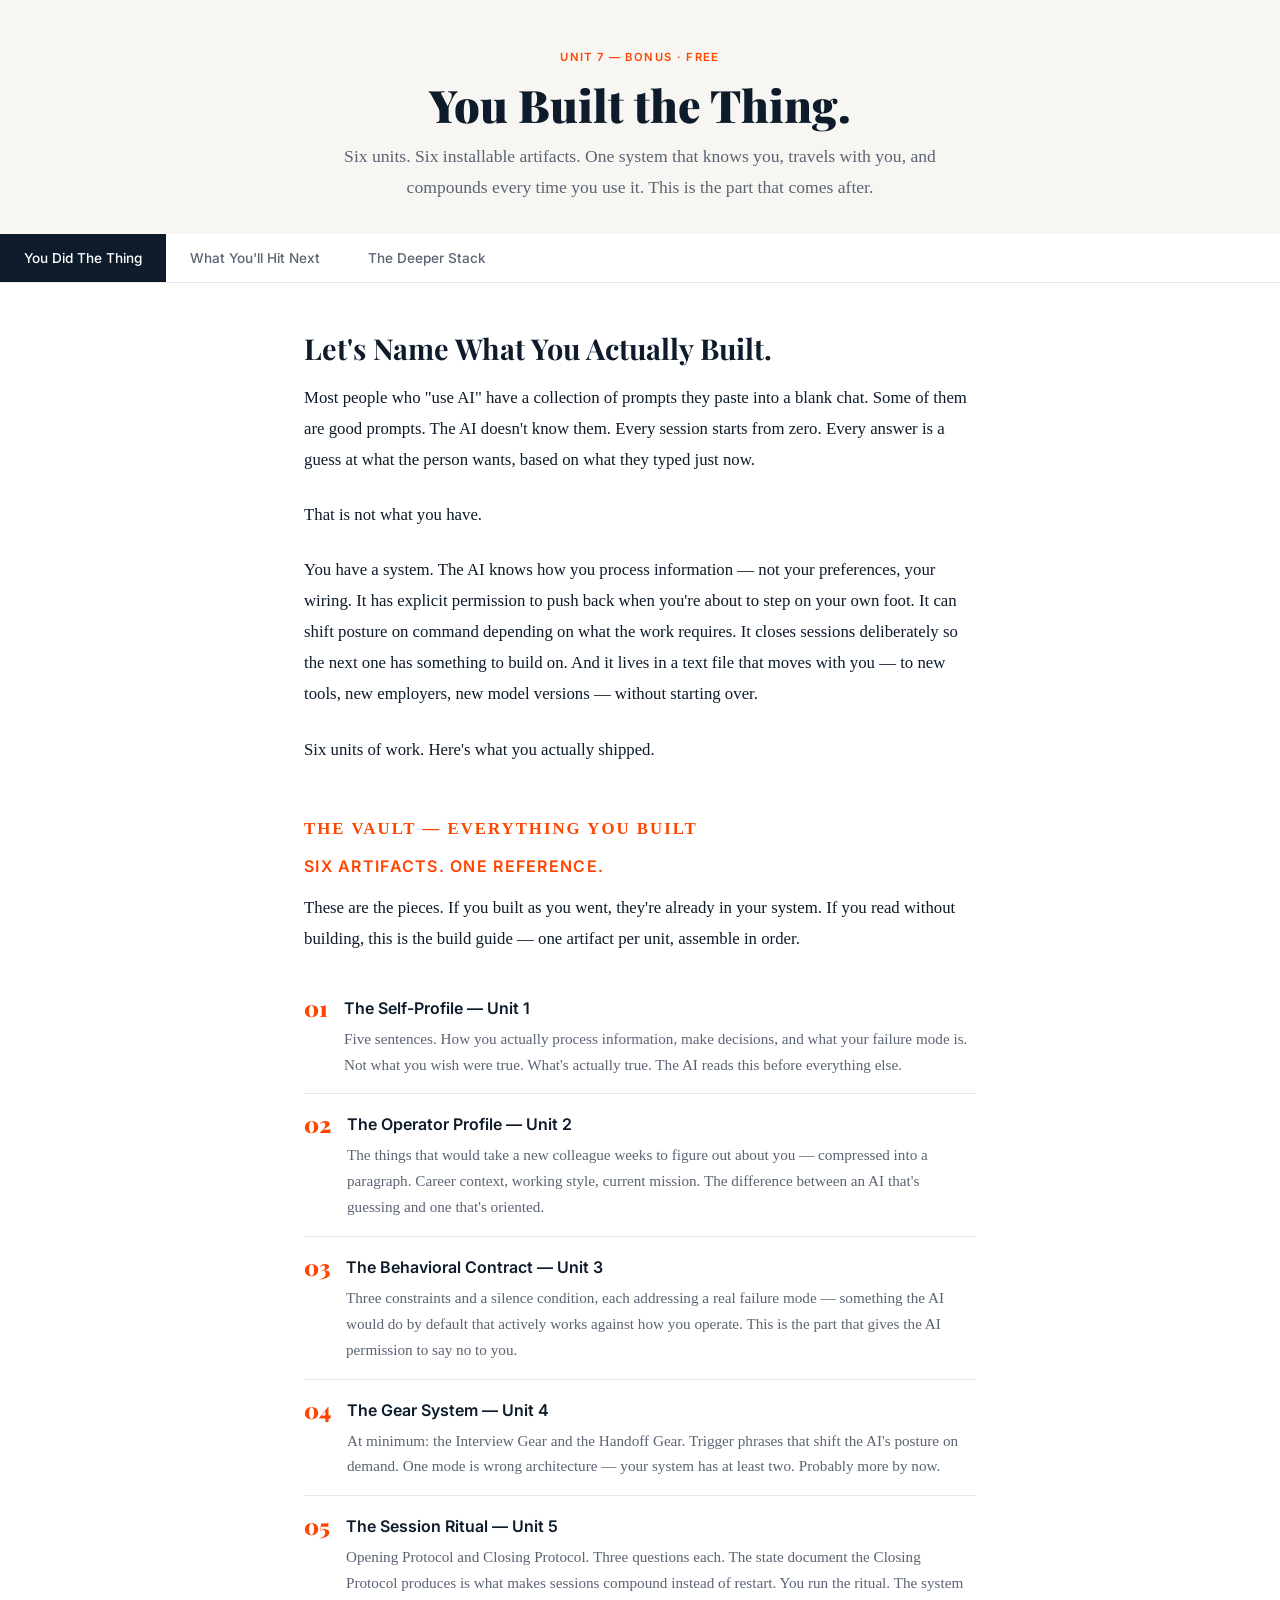
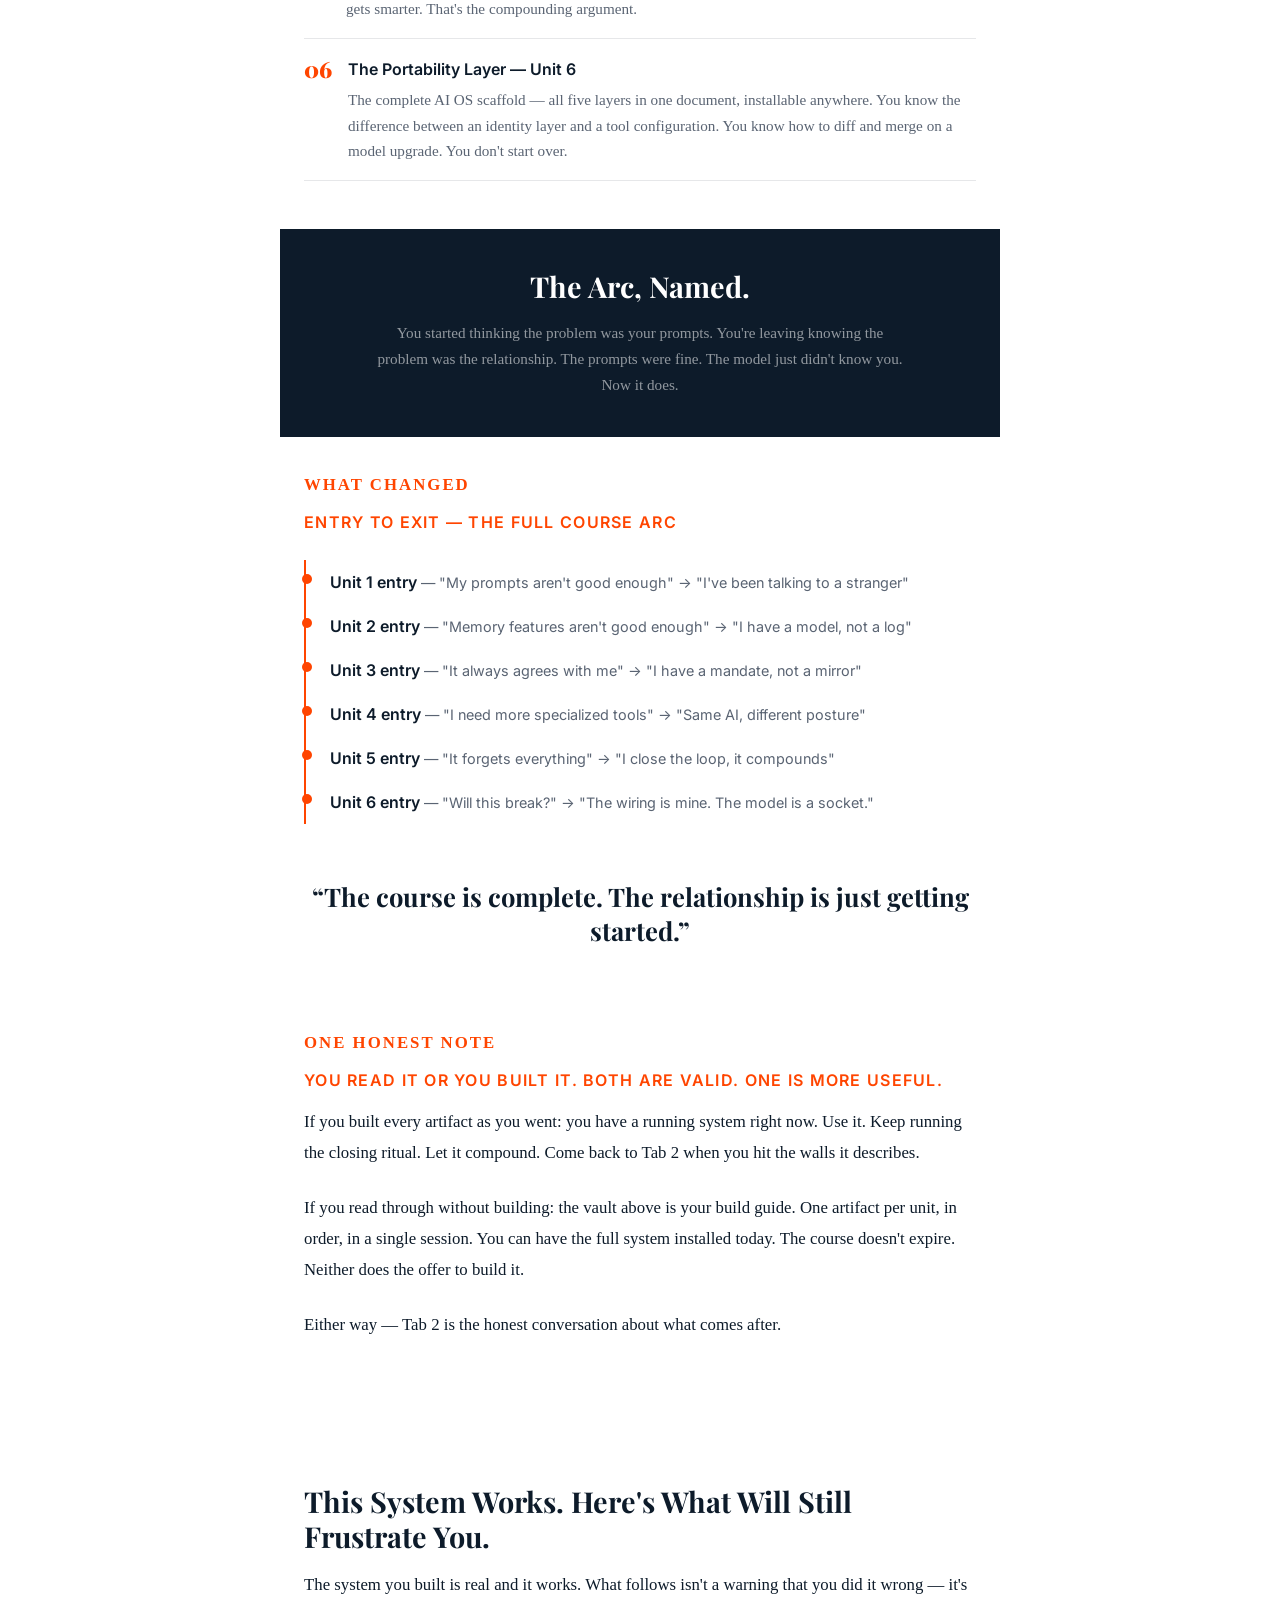
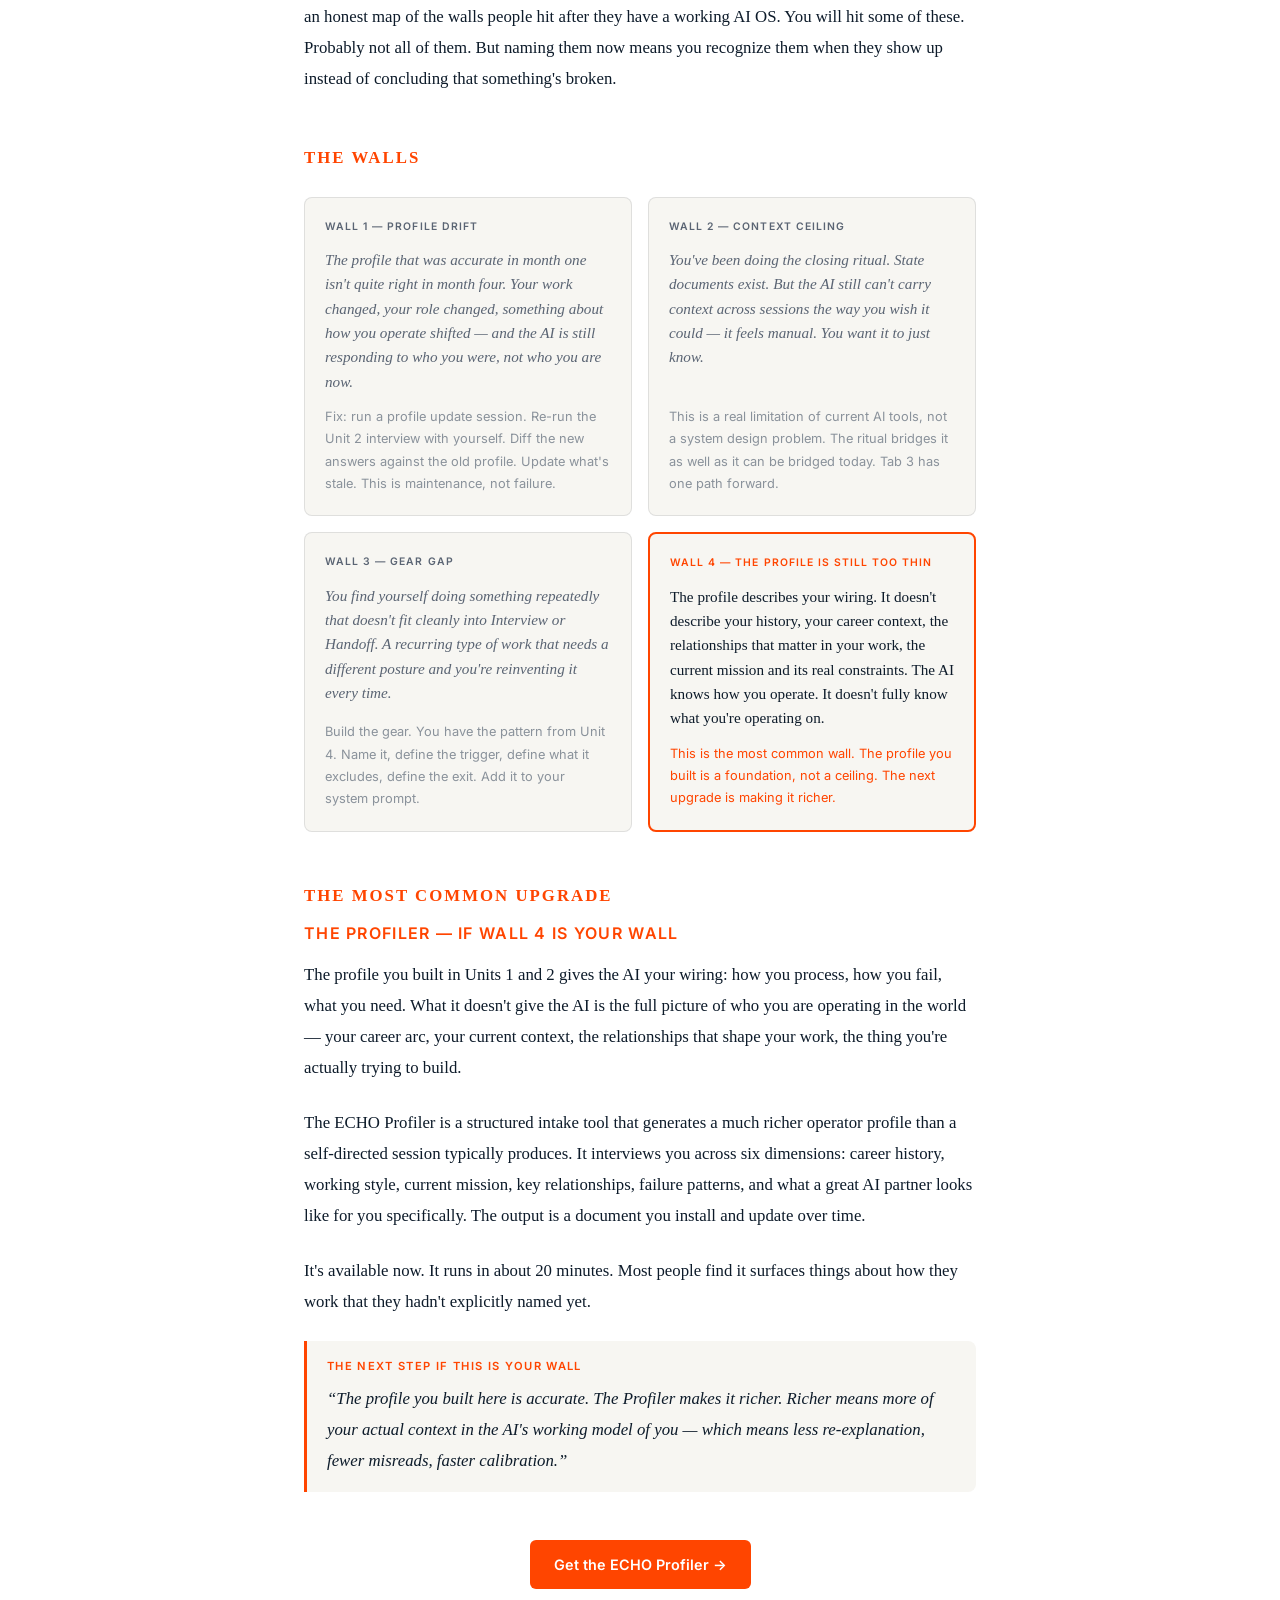
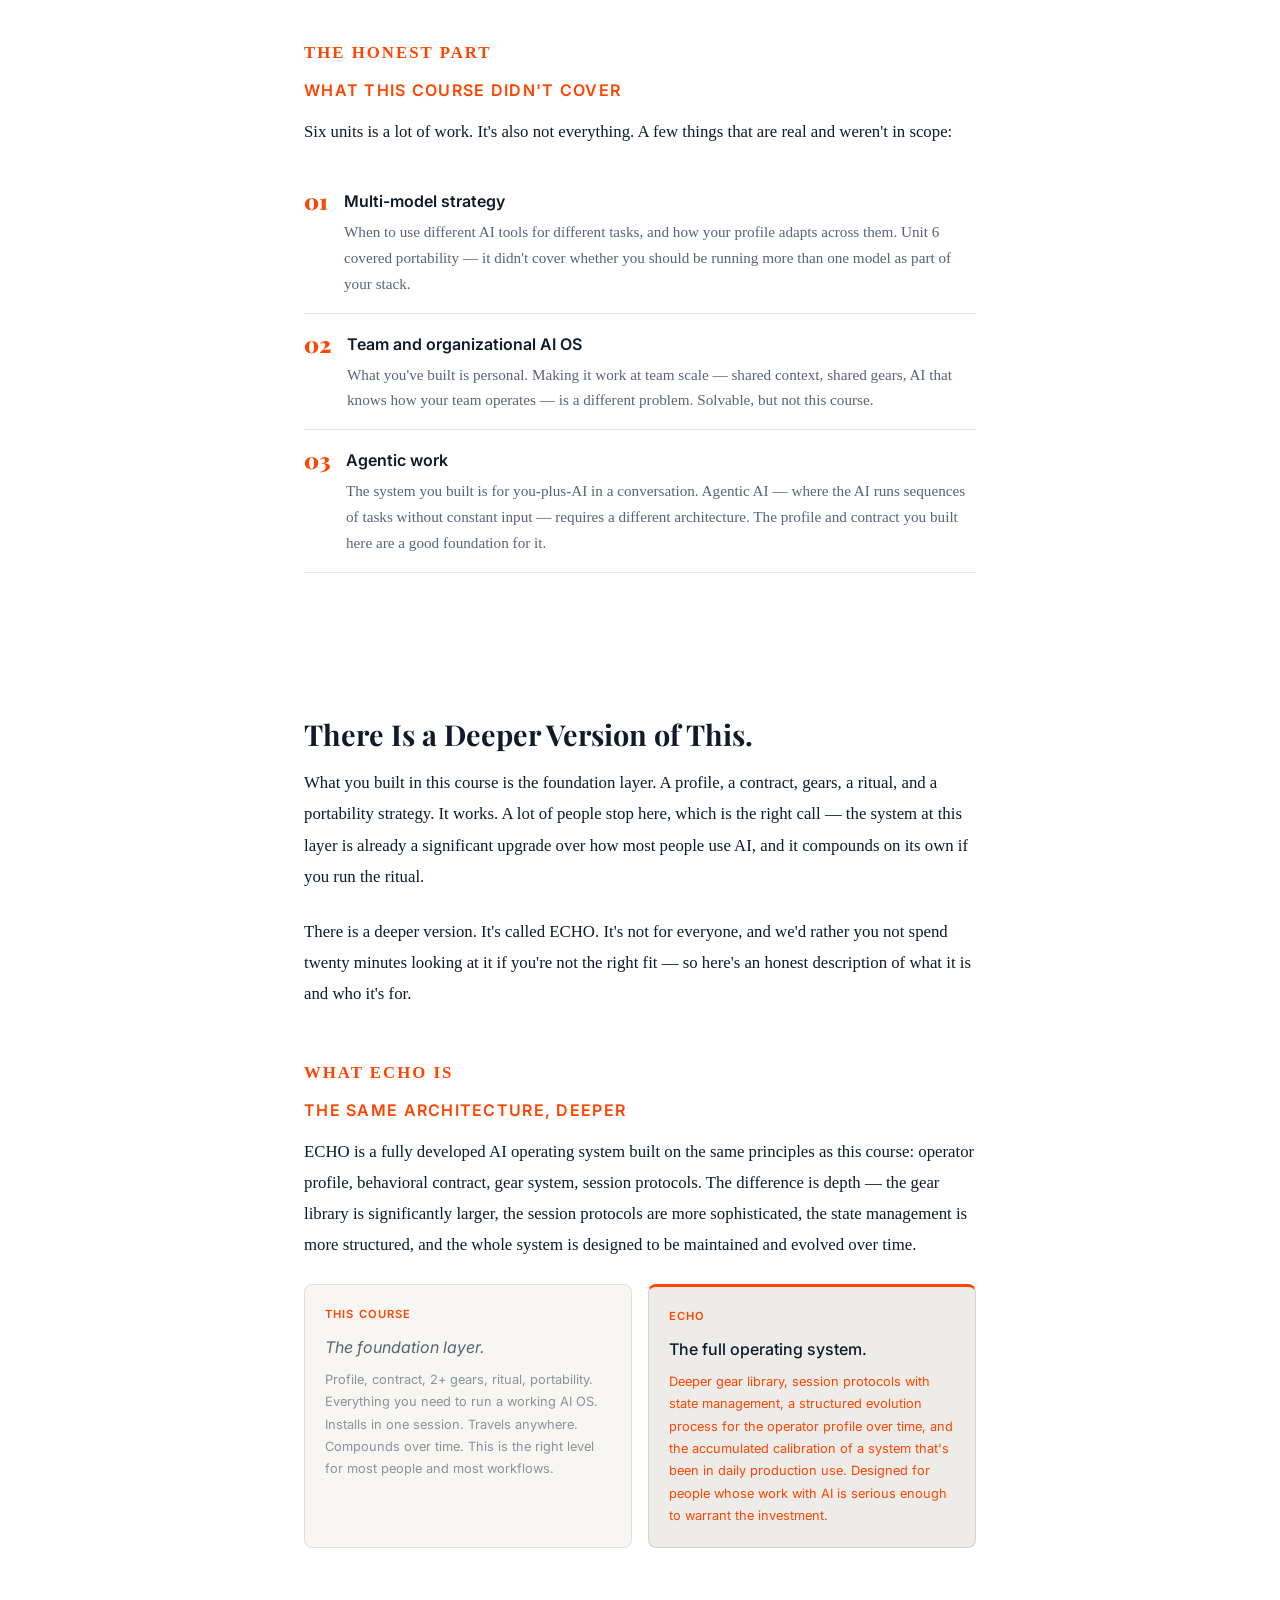
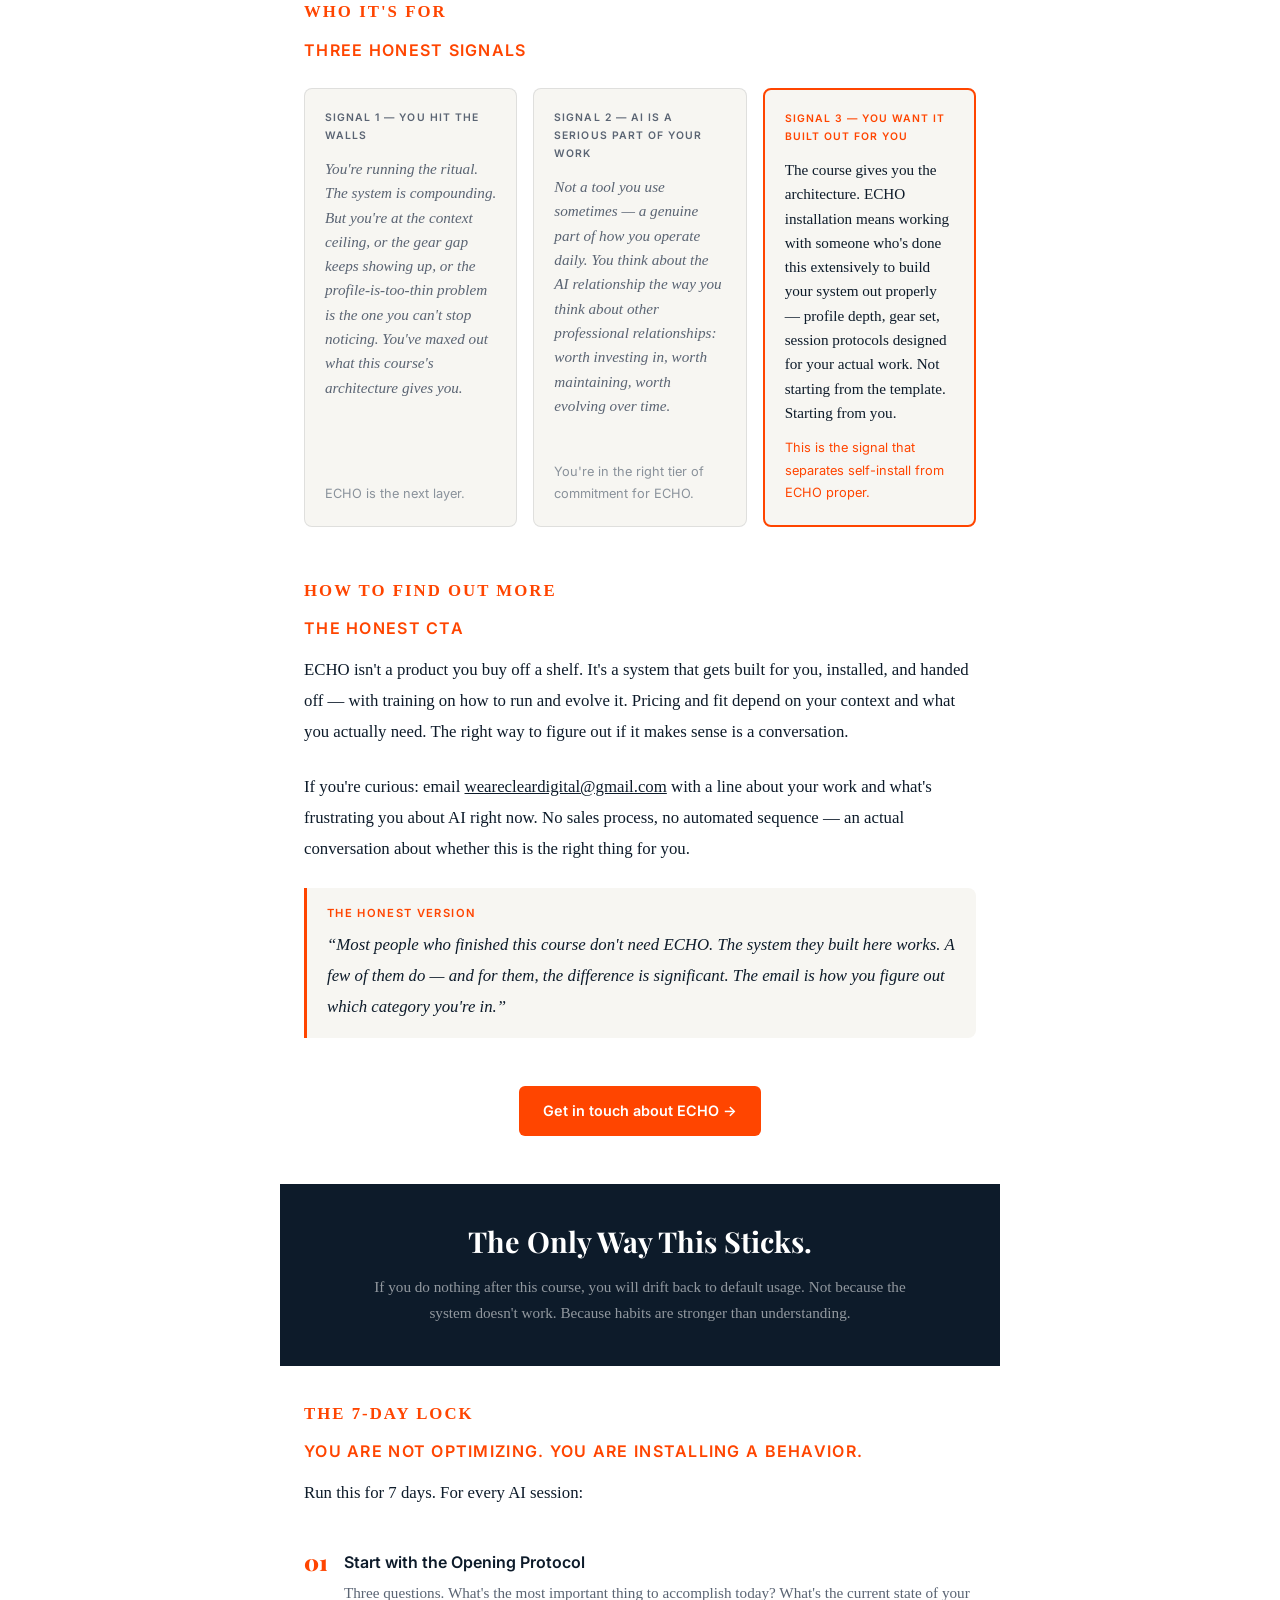
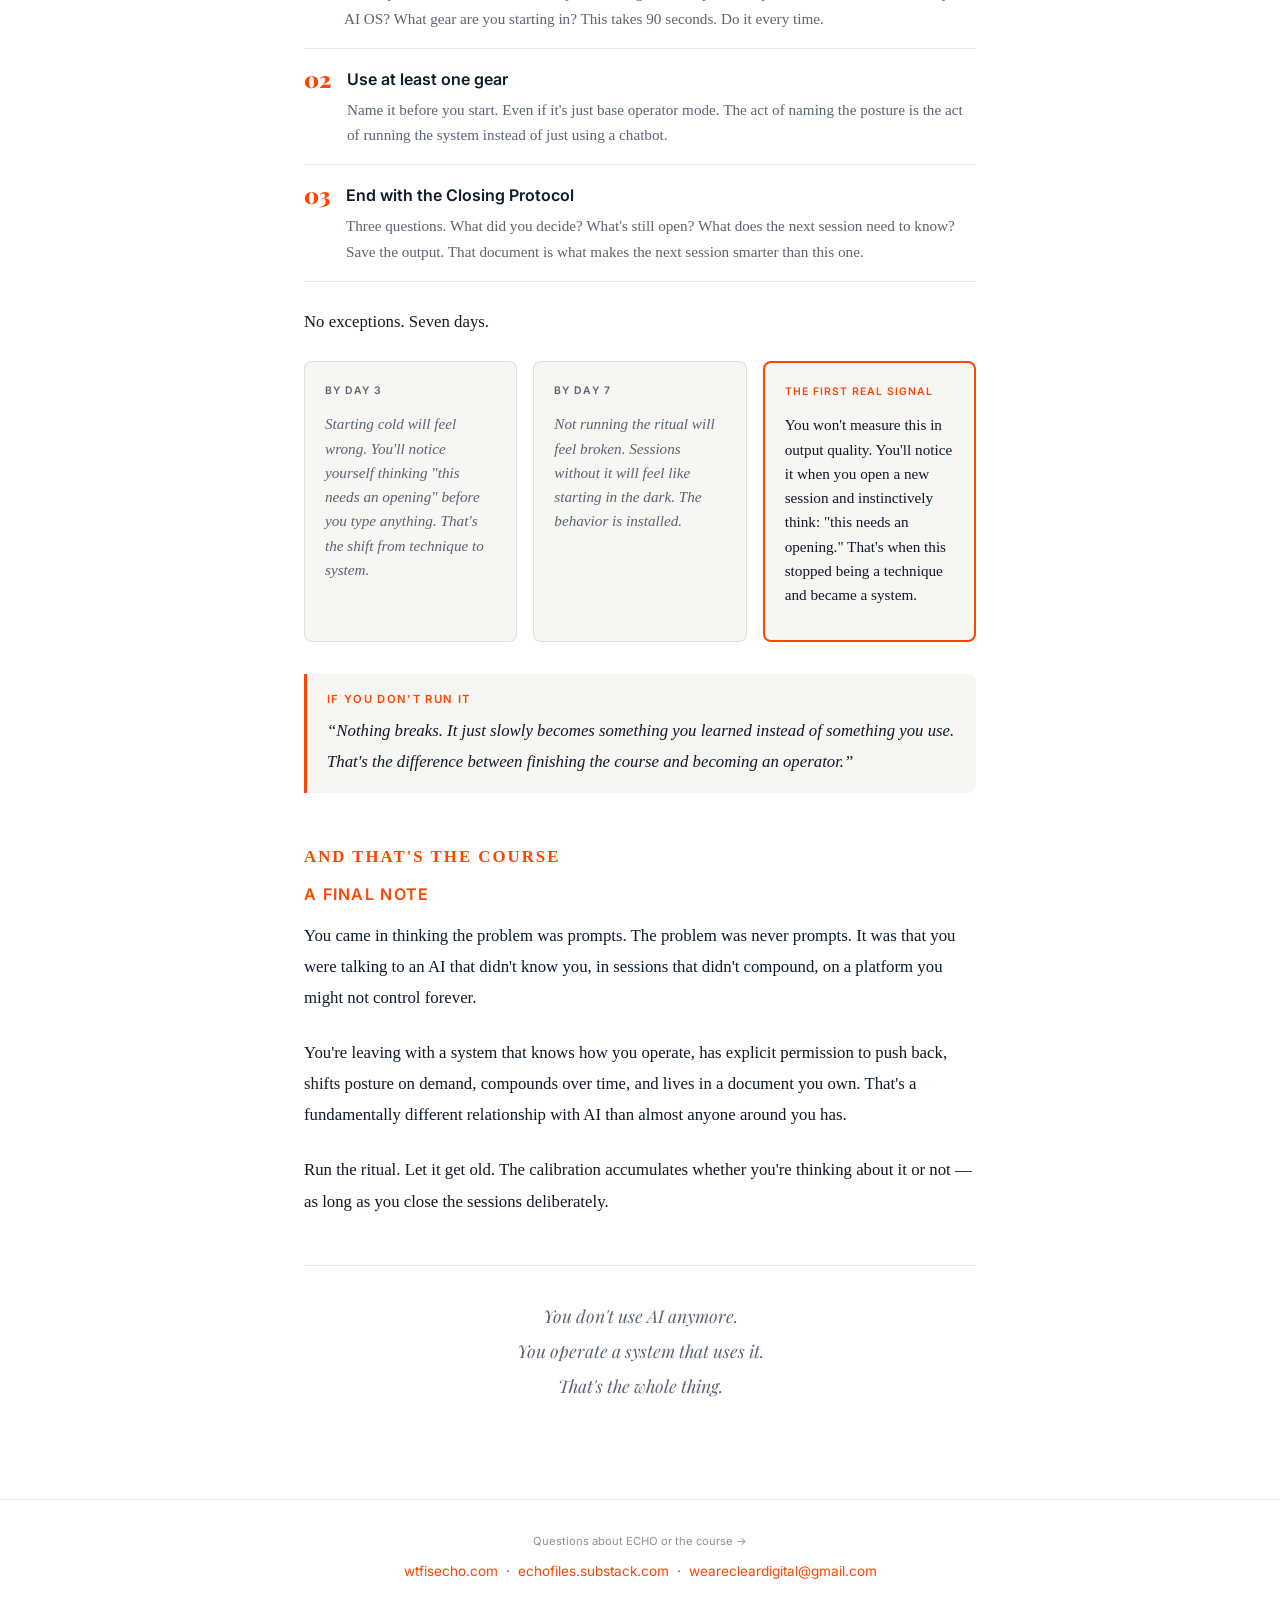
<file: unit-7.html>
<!DOCTYPE html>
<html lang="en">
<head>
  <meta charset="UTF-8">
  <meta name="viewport" content="width=device-width, initial-scale=1.0">
  <title>Unit 7 — What Comes Next | Build Your AI OS</title>
  <link rel="preconnect" href="https://fonts.googleapis.com">
  <link rel="preconnect" href="https://fonts.gstatic.com" crossorigin>
  <link href="https://fonts.googleapis.com/css2?family=Playfair+Display:ital,wght@0,700;0,900;1,700;1,900&family=Inter:wght@400;500;600&display=swap" rel="stylesheet">
  <link rel="stylesheet" href="course.css">
</head>
<body>
<script>
window.UNIT_DATA = {
  unit: 7,
  title: "You Built the Thing.",
  subtitle: "Unit 7: What Comes Next",
  claim: "The course is complete. This is what comes after.",
  entryState: "Now what?",
  exitState: "I know what I built, what I'll hit next, and where this goes.",
  nextUnit: "",
  tabs: [
    { label: "You Did The Thing",    contentId: "panel-0" },
    { label: "What You'll Hit Next",  contentId: "panel-1" },
    { label: "The Deeper Stack",      contentId: "panel-2" }
  ],
  checklistCount: 0,
  copyBlocks: []
};
</script>

  <div class="unit-title-block">
    <span class="eyebrow">UNIT 7 &mdash; BONUS &middot; FREE</span>
    <h1>You Built the Thing.</h1>
    <p class="subtitle">Six units. Six installable artifacts. One system that knows you, travels with you, and compounds every time you use it. This is the part that comes after.</p>
  </div>

  <nav class="tab-nav">
    <div class="tab-nav-tabs">
      <button class="tab-btn active" data-tab="0">You Did The Thing</button>
      <button class="tab-btn" data-tab="1">What You'll Hit Next</button>
      <button class="tab-btn" data-tab="2">The Deeper Stack</button>
      <div class="progress-bar" id="progressBar"></div>
    </div>
  </nav>

  <main>

    <!-- ===== PANEL 0: YOU DID THE THING ===== -->
    <div class="content-area" id="panel-0">

      <div class="section">
        <h2>Let's Name What You Actually Built.</h2>
        <p class="prose">Most people who "use AI" have a collection of prompts they paste into a blank chat. Some of them are good prompts. The AI doesn't know them. Every session starts from zero. Every answer is a guess at what the person wants, based on what they typed just now.</p>
        <p class="prose">That is not what you have.</p>
        <p class="prose">You have a system. The AI knows how you process information — not your preferences, your wiring. It has explicit permission to push back when you're about to step on your own foot. It can shift posture on command depending on what the work requires. It closes sessions deliberately so the next one has something to build on. And it lives in a text file that moves with you — to new tools, new employers, new model versions — without starting over.</p>
        <p class="prose">Six units of work. Here's what you actually shipped.</p>
      </div>

      <div class="section">
        <p class="section-label">THE VAULT &mdash; EVERYTHING YOU BUILT</p>
        <h3>SIX ARTIFACTS. ONE REFERENCE.</h3>
        <p class="prose">These are the pieces. If you built as you went, they're already in your system. If you read without building, this is the build guide — one artifact per unit, assemble in order.</p>

        <div class="num-item"><span class="num-item-num">01</span><div class="num-item-content"><div class="num-item-title">The Self-Profile &mdash; Unit 1</div><div class="num-item-desc">Five sentences. How you actually process information, make decisions, and what your failure mode is. Not what you wish were true. What's actually true. The AI reads this before everything else.</div></div></div>
        <div class="num-item"><span class="num-item-num">02</span><div class="num-item-content"><div class="num-item-title">The Operator Profile &mdash; Unit 2</div><div class="num-item-desc">The things that would take a new colleague weeks to figure out about you — compressed into a paragraph. Career context, working style, current mission. The difference between an AI that's guessing and one that's oriented.</div></div></div>
        <div class="num-item"><span class="num-item-num">03</span><div class="num-item-content"><div class="num-item-title">The Behavioral Contract &mdash; Unit 3</div><div class="num-item-desc">Three constraints and a silence condition, each addressing a real failure mode — something the AI would do by default that actively works against how you operate. This is the part that gives the AI permission to say no to you.</div></div></div>
        <div class="num-item"><span class="num-item-num">04</span><div class="num-item-content"><div class="num-item-title">The Gear System &mdash; Unit 4</div><div class="num-item-desc">At minimum: the Interview Gear and the Handoff Gear. Trigger phrases that shift the AI's posture on demand. One mode is wrong architecture — your system has at least two. Probably more by now.</div></div></div>
        <div class="num-item"><span class="num-item-num">05</span><div class="num-item-content"><div class="num-item-title">The Session Ritual &mdash; Unit 5</div><div class="num-item-desc">Opening Protocol and Closing Protocol. Three questions each. The state document the Closing Protocol produces is what makes sessions compound instead of restart. You run the ritual. The system gets smarter. That's the compounding argument.</div></div></div>
        <div class="num-item"><span class="num-item-num">06</span><div class="num-item-content"><div class="num-item-title">The Portability Layer &mdash; Unit 6</div><div class="num-item-desc">The complete AI OS scaffold — all five layers in one document, installable anywhere. You know the difference between an identity layer and a tool configuration. You know how to diff and merge on a model upgrade. You don't start over.</div></div></div>
      </div>

      <div class="dark-divider">
        <h2>The Arc, Named.</h2>
        <p>You started thinking the problem was your prompts. You're leaving knowing the problem was the relationship. The prompts were fine. The model just didn't know you. Now it does.</p>
      </div>

      <div class="section">
        <p class="section-label">WHAT CHANGED</p>
        <h3>ENTRY TO EXIT &mdash; THE FULL COURSE ARC</h3>
        <div class="timeline">
          <div class="timeline-step"><span class="timeline-step-label">Unit 1 entry</span> <span class="timeline-step-desc">&mdash; "My prompts aren't good enough" &rarr; "I've been talking to a stranger"</span></div>
          <div class="timeline-step"><span class="timeline-step-label">Unit 2 entry</span> <span class="timeline-step-desc">&mdash; "Memory features aren't good enough" &rarr; "I have a model, not a log"</span></div>
          <div class="timeline-step"><span class="timeline-step-label">Unit 3 entry</span> <span class="timeline-step-desc">&mdash; "It always agrees with me" &rarr; "I have a mandate, not a mirror"</span></div>
          <div class="timeline-step"><span class="timeline-step-label">Unit 4 entry</span> <span class="timeline-step-desc">&mdash; "I need more specialized tools" &rarr; "Same AI, different posture"</span></div>
          <div class="timeline-step"><span class="timeline-step-label">Unit 5 entry</span> <span class="timeline-step-desc">&mdash; "It forgets everything" &rarr; "I close the loop, it compounds"</span></div>
          <div class="timeline-step"><span class="timeline-step-label">Unit 6 entry</span> <span class="timeline-step-desc">&mdash; "Will this break?" &rarr; "The wiring is mine. The model is a socket."</span></div>
        </div>

        <div class="pull-quote-large">
          <blockquote>&ldquo;The course is complete. The relationship is just getting started.&rdquo;</blockquote>
        </div>
      </div>

      <div class="section">
        <p class="section-label">ONE HONEST NOTE</p>
        <h3>YOU READ IT OR YOU BUILT IT. BOTH ARE VALID. ONE IS MORE USEFUL.</h3>
        <p class="prose">If you built every artifact as you went: you have a running system right now. Use it. Keep running the closing ritual. Let it compound. Come back to Tab 2 when you hit the walls it describes.</p>
        <p class="prose">If you read through without building: the vault above is your build guide. One artifact per unit, in order, in a single session. You can have the full system installed today. The course doesn't expire. Neither does the offer to build it.</p>
        <p class="prose">Either way — Tab 2 is the honest conversation about what comes after.</p>
      </div>

    </div>

    <!-- ===== PANEL 1: WHAT YOU'LL HIT NEXT ===== -->
    <div class="content-area" id="panel-1">

      <div class="section">
        <h2>This System Works. Here's What Will Still Frustrate You.</h2>
        <p class="prose">The system you built is real and it works. What follows isn't a warning that you did it wrong — it's an honest map of the walls people hit after they have a working AI OS. You will hit some of these. Probably not all of them. But naming them now means you recognize them when they show up instead of concluding that something's broken.</p>
      </div>

      <div class="section">
        <p class="section-label">THE WALLS</p>
        <div class="demo-cards" style="grid-template-columns:1fr 1fr">
          <div class="demo-card">
            <div class="demo-card-header muted">WALL 1 &mdash; PROFILE DRIFT</div>
            <div class="demo-card-body italic">The profile that was accurate in month one isn't quite right in month four. Your work changed, your role changed, something about how you operate shifted — and the AI is still responding to who you were, not who you are now.</div>
            <div class="demo-card-footer">Fix: run a profile update session. Re-run the Unit 2 interview with yourself. Diff the new answers against the old profile. Update what's stale. This is maintenance, not failure.</div>
          </div>
          <div class="demo-card">
            <div class="demo-card-header muted">WALL 2 &mdash; CONTEXT CEILING</div>
            <div class="demo-card-body italic">You've been doing the closing ritual. State documents exist. But the AI still can't carry context across sessions the way you wish it could — it feels manual. You want it to just know.</div>
            <div class="demo-card-footer">This is a real limitation of current AI tools, not a system design problem. The ritual bridges it as well as it can be bridged today. Tab 3 has one path forward.</div>
          </div>
          <div class="demo-card">
            <div class="demo-card-header muted">WALL 3 &mdash; GEAR GAP</div>
            <div class="demo-card-body italic">You find yourself doing something repeatedly that doesn't fit cleanly into Interview or Handoff. A recurring type of work that needs a different posture and you're reinventing it every time.</div>
            <div class="demo-card-footer">Build the gear. You have the pattern from Unit 4. Name it, define the trigger, define what it excludes, define the exit. Add it to your system prompt.</div>
          </div>
          <div class="demo-card highlighted">
            <div class="demo-card-header accent">WALL 4 &mdash; THE PROFILE IS STILL TOO THIN</div>
            <div class="demo-card-body bold">The profile describes your wiring. It doesn't describe your history, your career context, the relationships that matter in your work, the current mission and its real constraints. The AI knows how you operate. It doesn't fully know what you're operating on.</div>
            <div class="demo-card-footer accent">This is the most common wall. The profile you built is a foundation, not a ceiling. The next upgrade is making it richer.</div>
          </div>
        </div>
      </div>

      <div class="section">
        <p class="section-label">THE MOST COMMON UPGRADE</p>
        <h3>THE PROFILER &mdash; IF WALL 4 IS YOUR WALL</h3>
        <p class="prose">The profile you built in Units 1 and 2 gives the AI your wiring: how you process, how you fail, what you need. What it doesn't give the AI is the full picture of who you are operating in the world — your career arc, your current context, the relationships that shape your work, the thing you're actually trying to build.</p>
        <p class="prose">The ECHO Profiler is a structured intake tool that generates a much richer operator profile than a self-directed session typically produces. It interviews you across six dimensions: career history, working style, current mission, key relationships, failure patterns, and what a great AI partner looks like for you specifically. The output is a document you install and update over time.</p>
        <p class="prose">It's available now. It runs in about 20 minutes. Most people find it surfaces things about how they work that they hadn't explicitly named yet.</p>

        <div class="insight">
          <div class="insight-label">THE NEXT STEP IF THIS IS YOUR WALL</div>
          <p class="insight-quote">&ldquo;The profile you built here is accurate. The Profiler makes it richer. Richer means more of your actual context in the AI's working model of you &mdash; which means less re-explanation, fewer misreads, faster calibration.&rdquo;</p>
        </div>

        <div style="margin-top:2rem;text-align:center">
          <a href="https://cleardigital.gumroad.com/l/echoprofiler" target="_blank" rel="noopener" class="cta-btn visible" style="display:inline-block;text-decoration:none">Get the ECHO Profiler &rarr;</a>
        </div>
      </div>

      <div class="section">
        <p class="section-label">THE HONEST PART</p>
        <h3>WHAT THIS COURSE DIDN'T COVER</h3>
        <p class="prose">Six units is a lot of work. It's also not everything. A few things that are real and weren't in scope:</p>
        <div class="num-item"><span class="num-item-num">01</span><div class="num-item-content"><div class="num-item-title">Multi-model strategy</div><div class="num-item-desc">When to use different AI tools for different tasks, and how your profile adapts across them. Unit 6 covered portability — it didn't cover whether you should be running more than one model as part of your stack.</div></div></div>
        <div class="num-item"><span class="num-item-num">02</span><div class="num-item-content"><div class="num-item-title">Team and organizational AI OS</div><div class="num-item-desc">What you've built is personal. Making it work at team scale — shared context, shared gears, AI that knows how your team operates — is a different problem. Solvable, but not this course.</div></div></div>
        <div class="num-item"><span class="num-item-num">03</span><div class="num-item-content"><div class="num-item-title">Agentic work</div><div class="num-item-desc">The system you built is for you-plus-AI in a conversation. Agentic AI — where the AI runs sequences of tasks without constant input — requires a different architecture. The profile and contract you built here are a good foundation for it.</div></div></div>
      </div>

    </div>

    <!-- ===== PANEL 2: THE DEEPER STACK ===== -->
    <div class="content-area" id="panel-2">

      <div class="section">
        <h2>There Is a Deeper Version of This.</h2>
        <p class="prose">What you built in this course is the foundation layer. A profile, a contract, gears, a ritual, and a portability strategy. It works. A lot of people stop here, which is the right call — the system at this layer is already a significant upgrade over how most people use AI, and it compounds on its own if you run the ritual.</p>
        <p class="prose">There is a deeper version. It's called ECHO. It's not for everyone, and we'd rather you not spend twenty minutes looking at it if you're not the right fit — so here's an honest description of what it is and who it's for.</p>
      </div>

      <div class="section">
        <p class="section-label">WHAT ECHO IS</p>
        <h3>THE SAME ARCHITECTURE, DEEPER</h3>
        <p class="prose">ECHO is a fully developed AI operating system built on the same principles as this course: operator profile, behavioral contract, gear system, session protocols. The difference is depth — the gear library is significantly larger, the session protocols are more sophisticated, the state management is more structured, and the whole system is designed to be maintained and evolved over time.</p>

        <div class="comparison">
          <div class="comparison-card">
            <div class="card-label">THIS COURSE</div>
            <div class="card-content muted">The foundation layer.</div>
            <div class="card-caption">Profile, contract, 2+ gears, ritual, portability. Everything you need to run a working AI OS. Installs in one session. Travels anywhere. Compounds over time. This is the right level for most people and most workflows.</div>
          </div>
          <div class="comparison-card accented">
            <div class="card-label">ECHO</div>
            <div class="card-content">The full operating system.</div>
            <div class="card-caption">Deeper gear library, session protocols with state management, a structured evolution process for the operator profile over time, and the accumulated calibration of a system that's been in daily production use. Designed for people whose work with AI is serious enough to warrant the investment.</div>
          </div>
        </div>
      </div>

      <div class="section">
        <p class="section-label">WHO IT'S FOR</p>
        <h3>THREE HONEST SIGNALS</h3>
        <div class="demo-cards" style="grid-template-columns:1fr 1fr 1fr">
          <div class="demo-card">
            <div class="demo-card-header muted">SIGNAL 1 &mdash; YOU HIT THE WALLS</div>
            <div class="demo-card-body italic">You're running the ritual. The system is compounding. But you're at the context ceiling, or the gear gap keeps showing up, or the profile-is-too-thin problem is the one you can't stop noticing. You've maxed out what this course's architecture gives you.</div>
            <div class="demo-card-footer">ECHO is the next layer.</div>
          </div>
          <div class="demo-card">
            <div class="demo-card-header muted">SIGNAL 2 &mdash; AI IS A SERIOUS PART OF YOUR WORK</div>
            <div class="demo-card-body italic">Not a tool you use sometimes — a genuine part of how you operate daily. You think about the AI relationship the way you think about other professional relationships: worth investing in, worth maintaining, worth evolving over time.</div>
            <div class="demo-card-footer">You're in the right tier of commitment for ECHO.</div>
          </div>
          <div class="demo-card highlighted">
            <div class="demo-card-header accent">SIGNAL 3 &mdash; YOU WANT IT BUILT OUT FOR YOU</div>
            <div class="demo-card-body bold">The course gives you the architecture. ECHO installation means working with someone who's done this extensively to build your system out properly — profile depth, gear set, session protocols designed for your actual work. Not starting from the template. Starting from you.</div>
            <div class="demo-card-footer accent">This is the signal that separates self-install from ECHO proper.</div>
          </div>
        </div>
      </div>

      <div class="section">
        <p class="section-label">HOW TO FIND OUT MORE</p>
        <h3>THE HONEST CTA</h3>
        <p class="prose">ECHO isn't a product you buy off a shelf. It's a system that gets built for you, installed, and handed off — with training on how to run and evolve it. Pricing and fit depend on your context and what you actually need. The right way to figure out if it makes sense is a conversation.</p>
        <p class="prose">If you're curious: email <a href="mailto:wearecleardigital@gmail.com" style="color:inherit">wearecleardigital@gmail.com</a> with a line about your work and what's frustrating you about AI right now. No sales process, no automated sequence — an actual conversation about whether this is the right thing for you.</p>

        <div class="insight">
          <div class="insight-label">THE HONEST VERSION</div>
          <p class="insight-quote">&ldquo;Most people who finished this course don't need ECHO. The system they built here works. A few of them do — and for them, the difference is significant. The email is how you figure out which category you're in.&rdquo;</p>
        </div>

        <div style="margin-top:2rem;text-align:center">
          <a href="mailto:wearecleardigital@gmail.com" class="cta-btn visible" style="display:inline-block;text-decoration:none">Get in touch about ECHO &rarr;</a>
        </div>
      </div>

      <!-- THE 7-DAY LOCK -->
      <div class="dark-divider">
        <h2>The Only Way This Sticks.</h2>
        <p>If you do nothing after this course, you will drift back to default usage. Not because the system doesn't work. Because habits are stronger than understanding.</p>
      </div>

      <div class="section">
        <p class="section-label">THE 7-DAY LOCK</p>
        <h3>YOU ARE NOT OPTIMIZING. YOU ARE INSTALLING A BEHAVIOR.</h3>
        <p class="prose">Run this for 7 days. For every AI session:</p>

        <div class="num-item"><span class="num-item-num">01</span><div class="num-item-content"><div class="num-item-title">Start with the Opening Protocol</div><div class="num-item-desc">Three questions. What's the most important thing to accomplish today? What's the current state of your AI OS? What gear are you starting in? This takes 90 seconds. Do it every time.</div></div></div>
        <div class="num-item"><span class="num-item-num">02</span><div class="num-item-content"><div class="num-item-title">Use at least one gear</div><div class="num-item-desc">Name it before you start. Even if it's just base operator mode. The act of naming the posture is the act of running the system instead of just using a chatbot.</div></div></div>
        <div class="num-item"><span class="num-item-num">03</span><div class="num-item-content"><div class="num-item-title">End with the Closing Protocol</div><div class="num-item-desc">Three questions. What did you decide? What's still open? What does the next session need to know? Save the output. That document is what makes the next session smarter than this one.</div></div></div>

        <p class="prose" style="margin-top:1.5rem">No exceptions. Seven days.</p>

        <div class="demo-cards" style="grid-template-columns:1fr 1fr 1fr;margin-top:1.5rem">
          <div class="demo-card">
            <div class="demo-card-header muted">BY DAY 3</div>
            <div class="demo-card-body italic">Starting cold will feel wrong. You'll notice yourself thinking "this needs an opening" before you type anything. That's the shift from technique to system.</div>
          </div>
          <div class="demo-card">
            <div class="demo-card-header muted">BY DAY 7</div>
            <div class="demo-card-body italic">Not running the ritual will feel broken. Sessions without it will feel like starting in the dark. The behavior is installed.</div>
          </div>
          <div class="demo-card highlighted">
            <div class="demo-card-header accent">THE FIRST REAL SIGNAL</div>
            <div class="demo-card-body bold">You won't measure this in output quality. You'll notice it when you open a new session and instinctively think: "this needs an opening." That's when this stopped being a technique and became a system.</div>
          </div>
        </div>

        <div class="insight" style="margin-top:2rem">
          <div class="insight-label">IF YOU DON'T RUN IT</div>
          <p class="insight-quote">&ldquo;Nothing breaks. It just slowly becomes something you learned instead of something you use. That's the difference between finishing the course and becoming an operator.&rdquo;</p>
        </div>
      </div>

      <!-- FINAL NOTE -->
      <div class="section">
        <p class="section-label">AND THAT'S THE COURSE</p>
        <h3>A FINAL NOTE</h3>
        <p class="prose">You came in thinking the problem was prompts. The problem was never prompts. It was that you were talking to an AI that didn't know you, in sessions that didn't compound, on a platform you might not control forever.</p>
        <p class="prose">You're leaving with a system that knows how you operate, has explicit permission to push back, shifts posture on demand, compounds over time, and lives in a document you own. That's a fundamentally different relationship with AI than almost anyone around you has.</p>
        <p class="prose">Run the ritual. Let it get old. The calibration accumulates whether you're thinking about it or not — as long as you close the sessions deliberately.</p>

        <div class="stinger">
          <p>You don't use AI anymore.</p>
          <p>You operate a system that uses it.</p>
          <p>That's the whole thing.</p>
        </div>
      </div>

    </div>

  </main>

  <footer class="footer">
    <p class="footer-label">Questions about ECHO or the course &rarr;</p>
    <p class="footer-links">
      <a href="https://wtfisecho.com" target="_blank" rel="noopener">wtfisecho.com</a>
      &nbsp;&middot;&nbsp;
      <a href="https://echofiles.substack.com" target="_blank" rel="noopener">echofiles.substack.com</a>
      &nbsp;&middot;&nbsp;
      <a href="mailto:wearecleardigital@gmail.com">wearecleardigital@gmail.com</a>
    </p>
  </footer>

  <script src="course.js"></script>
</body>
</html>
</file>
<file: course.css>
/* ===== RESET ===== */
*, *::before, *::after { box-sizing: border-box; margin: 0; padding: 0; }

/* ===== CSS VARIABLES — LIGHT MODE ===== */
:root {
  --bg: #FFFFFF;
  --bg-secondary: #F7F6F2;
  --bg-tertiary: #EDECE8;
  --text: #0D1B2A;
  --text-muted: #5A6473;
  --text-subtle: #8A929B;
  --accent: #FF4500;
  --accent-hover: #E03D00;
  --accent-light: rgba(255,69,0,0.08);
  --border: rgba(13,27,42,0.10);
  --border-mid: rgba(13,27,42,0.18);
  --tab-active-bg: #0D1B2A;
  --tab-active-text: #FFFFFF;
  --drawer-bg: #0D1B2A;
  --drawer-text: #FFFFFF;
  --drawer-muted: rgba(255,255,255,0.55);
}

/* ===== BASE ===== */
body {
  font-family: 'Inter', sans-serif;
  font-size: 1rem;
  font-weight: 400;
  line-height: 1.75;
  color: var(--text);
  background: var(--bg);
  -webkit-font-smoothing: antialiased;
  scroll-behavior: smooth;
}

/* ===== TYPOGRAPHY ===== */
h1 { font-family: 'Playfair Display', serif; font-size: 2.8rem; font-weight: 900; line-height: 1.1; color: var(--text); }
h2 { font-family: 'Playfair Display', serif; font-size: 1.8rem; font-weight: 700; line-height: 1.2; color: var(--text); margin-bottom: 1rem; }
h3 { font-family: 'Inter', sans-serif; font-size: 1rem; font-weight: 600; text-transform: uppercase; letter-spacing: 0.08em; color: var(--accent); margin-bottom: 0.75rem; }
.eyebrow { font-family: 'Inter', sans-serif; font-size: 0.7rem; font-weight: 600; text-transform: uppercase; letter-spacing: 0.12em; color: var(--accent); }

/* ===== PROSE TYPOGRAPHY (Georgia for reading weight) ===== */
.content-area p,
.content-area .prose,
.content-area .prose-muted {
  font-family: 'Georgia', 'Times New Roman', serif;
  font-size: 1.05rem;
  line-height: 1.85;
}
.content-area .prose { margin-bottom: 1.5rem; color: var(--text); }
.content-area .prose-muted { color: var(--text-muted); margin-bottom: 1.5rem; }

/* ===== HEADER ===== */
.header { position: fixed; top: 0; left: 0; right: 0; height: 60px; display: flex; align-items: center; justify-content: space-between; padding: 0 1.5rem; background: color-mix(in srgb, var(--bg) 85%, transparent); backdrop-filter: blur(8px); -webkit-backdrop-filter: blur(8px); border-bottom: 1px solid var(--border); z-index: 100; }
.header-left { display: flex; flex-direction: column; justify-content: center; }
.wordmark { font-family: 'Playfair Display', serif; font-size: 1.4rem; font-weight: 700; color: var(--text); line-height: 1.2; }
.wordmark-sub { font-family: 'Inter', sans-serif; font-size: 0.7rem; color: var(--text-muted); line-height: 1; }
.header-right { display: flex; align-items: center; gap: 0.75rem; }
.ghost-btn { background: transparent; color: var(--accent); border: 1.5px solid var(--accent); font-family: 'Inter', sans-serif; font-weight: 600; font-size: 0.9rem; padding: 0.5rem 1rem; border-radius: 6px; cursor: pointer; transition: background 0.15s, color 0.15s; white-space: nowrap; }
.ghost-btn:hover { background: var(--accent); color: var(--bg); }

/* ===== FONT SIZE CONTROLS (index header) ===== */
.font-controls { display: flex; align-items: center; gap: 0.35rem; }
.font-btn { background: none; border: 1.5px solid var(--border-mid); color: var(--text-muted); font-family: 'Inter', sans-serif; font-weight: 600; font-size: 0.85rem; width: 30px; height: 30px; border-radius: 6px; cursor: pointer; display: flex; align-items: center; justify-content: center; transition: border-color 0.15s, color 0.15s; }
.font-btn:hover { border-color: var(--accent); color: var(--accent); }
.font-display { font-family: 'Inter', sans-serif; font-size: 0.8rem; font-weight: 600; color: var(--text-muted); min-width: 1.2rem; text-align: center; }

/* ===== UNIT TITLE BLOCK ===== */
.unit-title-block { background: var(--bg-secondary); padding: 3rem 1.5rem 2rem; text-align: center; }
.unit-title-block .eyebrow { margin-bottom: 0.75rem; display: block; }
.unit-title-block h1 { max-width: 720px; margin: 0 auto 0.75rem; }
.unit-title-block .subtitle { font-family: 'Georgia', 'Times New Roman', serif; font-size: 1.1rem; color: var(--text-muted); max-width: 600px; margin: 0 auto; }

/* ===== TAB NAV ===== */
.tab-nav { position: sticky; top: 0; z-index: 90; display: flex; align-items: center; background: var(--bg); border-bottom: 1px solid var(--border); overflow-x: auto; -webkit-overflow-scrolling: touch; scrollbar-width: none; }
.tab-nav::-webkit-scrollbar { display: none; }
.tab-nav-tabs { display: flex; flex: 1; min-width: 0; position: relative; }
.tab-btn { font-family: 'Inter', sans-serif; font-size: 0.85rem; font-weight: 500; color: var(--text-muted); background: none; border: none; padding: 0 1.5rem; height: 48px; cursor: pointer; white-space: nowrap; transition: background 0.15s, color 0.15s; }
.tab-btn:hover { background: var(--bg-secondary); }
.tab-btn.active { background: var(--tab-active-bg); color: var(--tab-active-text); }
.progress-bar { position: absolute; bottom: 0; left: 0; height: 2px; background: var(--accent); transition: width 0.1s; width: 0%; }

/* ===== CONTENT AREA ===== */
.content-area { max-width: 720px; margin: 0 auto; padding: 3rem 1.5rem; }

/* ===== COMPONENTS ===== */
.section-label { font-family: 'Inter', sans-serif; font-size: 0.7rem; font-weight: 600; text-transform: uppercase; letter-spacing: 0.12em; color: var(--accent); margin-bottom: 0.5rem; }
.section { margin-bottom: 3rem; }

/* Callout (accent border) */
.callout { background: var(--bg-secondary); border-left: 3px solid var(--accent); border-radius: 0 8px 8px 0; padding: 1rem 1.25rem; font-size: 0.95rem; line-height: 1.7; margin: 1.5rem 0; }
.callout-label { font-family: 'Inter', sans-serif; font-size: 0.7rem; font-weight: 600; text-transform: uppercase; letter-spacing: 0.12em; color: var(--accent); margin-bottom: 0.35rem; }

/* Insight / pull quote (accent border) */
.insight { background: var(--bg-secondary); border-left: 3px solid var(--accent); border-radius: 0 8px 8px 0; padding: 1rem 1.25rem; margin: 1.5rem 0; }
.insight-label { font-family: 'Inter', sans-serif; font-size: 0.7rem; font-weight: 600; text-transform: uppercase; letter-spacing: 0.12em; color: var(--accent); margin-bottom: 0.35rem; }
.insight-quote { font-family: 'Playfair Display', serif; font-style: italic; font-size: 1rem; color: var(--text); }

/* Numbered list item */
.num-item { display: flex; gap: 1rem; align-items: flex-start; padding: 1rem 0; border-bottom: 1px solid var(--border); }
.num-item-num { font-family: 'Playfair Display', serif; font-size: 1.4rem; font-weight: 900; color: var(--accent); flex-shrink: 0; line-height: 1.3; }
.num-item-content { flex: 1; }
.num-item-title { font-family: 'Inter', sans-serif; font-weight: 600; margin-bottom: 0.25rem; }
.num-item-desc { font-family: 'Georgia', 'Times New Roman', serif; font-size: 0.95rem; color: var(--text-muted); line-height: 1.7; }

/* Monospace format string */
.format-string { font-family: 'Courier New', Courier, monospace; font-size: 0.88rem; background: var(--bg-tertiary); border: 1px solid var(--border); border-radius: 4px; padding: 0.5rem 0.75rem; margin: 0.5rem 0; display: block; line-height: 1.6; color: var(--text); }

/* Timeline */
.timeline { border-left: 2px solid var(--accent); margin: 1.5rem 0; padding-left: 1.5rem; }
.timeline-step { position: relative; padding: 0.5rem 0; }
.timeline-step::before { content: ''; position: absolute; left: -1.75rem; top: 0.85rem; width: 10px; height: 10px; background: var(--accent); border-radius: 50%; }
.timeline-step-label { font-family: 'Inter', sans-serif; font-weight: 600; color: var(--text); }
.timeline-step-desc { font-family: 'Inter', sans-serif; font-size: 0.9rem; color: var(--text-muted); }

/* Data table */
.data-table { width: 100%; border-collapse: collapse; font-size: 0.9rem; margin: 1.5rem 0; }
.data-table th { font-family: 'Inter', sans-serif; font-size: 0.7rem; font-weight: 600; text-transform: uppercase; letter-spacing: 0.08em; color: var(--accent); background: var(--bg-secondary); border-bottom: 1px solid var(--border-mid); padding: 0.75rem 1rem; text-align: left; }
.data-table td { padding: 0.75rem 1rem; border-bottom: 1px solid var(--border); vertical-align: top; font-family: 'Georgia', 'Times New Roman', serif; font-size: 0.93rem; line-height: 1.6; }
.data-table td:first-child { font-style: italic; color: var(--text-muted); }
.data-table td:last-child { font-weight: 500; color: var(--text); }

/* Two-column comparison */
.comparison { display: grid; grid-template-columns: 1fr 1fr; gap: 1rem; margin: 1.5rem 0; }
.comparison-card { background: var(--bg-secondary); border: 1px solid var(--border); border-radius: 8px; padding: 1.25rem; }
.comparison-card.accented { border-top: 3px solid var(--accent); background: var(--bg-tertiary); }
.comparison-card .card-label { font-family: 'Inter', sans-serif; font-size: 0.7rem; font-weight: 600; text-transform: uppercase; letter-spacing: 0.1em; color: var(--accent); margin-bottom: 0.5rem; }
.comparison-card .card-content { font-size: 1rem; font-weight: 500; }
.comparison-card .card-content.muted { font-style: italic; color: var(--text-muted); font-weight: 400; }
.comparison-card .card-item { font-size: 0.95rem; line-height: 1.6; margin-bottom: 0.5rem; }
.comparison-card .card-item:last-child { margin-bottom: 0; }
.comparison-card .card-caption { font-size: 0.8rem; color: var(--text-subtle); margin-top: 0.5rem; }
.comparison-card.accented .card-caption { color: var(--accent); }

/* Dark divider */
.dark-divider { background: var(--tab-active-bg); padding: 2.5rem 1.5rem; margin: 2rem -1.5rem; text-align: center; }
.dark-divider h2 { font-family: 'Playfair Display', serif; color: var(--drawer-text); margin-bottom: 1rem; }
.dark-divider p { color: var(--drawer-muted); max-width: 540px; margin: 0 auto; font-size: 0.95rem; line-height: 1.7; }

/* Q&A block */
.qa-block { border-left: 3px solid var(--accent); padding: 0.75rem 1rem; margin: 1rem 0; }
.qa-q { font-style: italic; color: var(--text-muted); margin-bottom: 0.35rem; }
.qa-q-label { color: var(--accent); font-weight: 600; font-style: normal; }
.qa-a { font-weight: 500; color: var(--text); }

/* Demo cards */
.demo-cards { display: grid; grid-template-columns: 1fr 1fr; gap: 1rem; margin: 1.5rem 0; }
.demo-card { background: var(--bg-secondary); border: 1px solid var(--border); border-radius: 8px; padding: 1.25rem; display: flex; flex-direction: column; }
.demo-card.highlighted { border: 2px solid var(--accent); }
.demo-card-header { font-family: 'Inter', sans-serif; font-size: 0.65rem; font-weight: 600; text-transform: uppercase; letter-spacing: 0.1em; margin-bottom: 0.75rem; }
.demo-card-header.muted { color: var(--text-muted); }
.demo-card-header.accent { color: var(--accent); }
.demo-card-body { flex: 1; font-family: 'Georgia', 'Times New Roman', serif; font-size: 0.95rem; line-height: 1.6; margin-bottom: 0.75rem; }
.demo-card-body.italic { font-style: italic; color: var(--text-muted); }
.demo-card-body.bold { font-weight: 500; }
.demo-card-footer { font-family: 'Inter', sans-serif; font-size: 0.8rem; color: var(--text-subtle); }
.demo-card-footer.accent { color: var(--accent); }
.demo-statement-bar { background: var(--tab-active-bg); padding: 1.5rem; border-radius: 8px; text-align: center; margin: 1rem 0 1.5rem; }
.demo-statement-bar p { font-family: 'Playfair Display', serif; font-style: italic; font-size: 1.1rem; color: var(--accent); }

/* Large centered quote */
.pull-quote-large { text-align: center; padding: 2rem 0; margin: 1.5rem 0; }
.pull-quote-large blockquote { font-family: 'Playfair Display', serif; font-size: 1.6rem; font-weight: 700; color: var(--text); line-height: 1.3; }
.pull-quote-large .accent-sub { color: var(--accent); font-size: 1rem; margin-top: 0.5rem; font-style: italic; }

/* Worked example card */
.worked-card { background: var(--bg-secondary); border-radius: 8px; padding: 1.25rem; margin: 1rem 0; border: 1px solid var(--border); }
.worked-card-num { font-family: 'Playfair Display', serif; font-size: 1.1rem; font-weight: 900; color: var(--accent); margin-bottom: 0.5rem; }
.worked-card-sentence { font-family: 'Playfair Display', serif; font-style: italic; font-size: 0.95rem; color: var(--text); margin-bottom: 0.5rem; line-height: 1.6; }
.worked-card-annotation { font-family: 'Georgia', 'Times New Roman', serif; font-size: 0.85rem; color: var(--text-muted); line-height: 1.6; }

/* Exercise block */
.exercise-block { background: var(--bg-tertiary); border-left: 3px solid var(--accent); border-radius: 0 8px 8px 0; padding: 1.5rem; margin: 1.5rem 0; }
.exercise-block .exercise-label { font-family: 'Inter', sans-serif; font-size: 0.7rem; font-weight: 600; text-transform: uppercase; letter-spacing: 0.12em; color: var(--accent); margin-bottom: 0.75rem; }
.exercise-block p { font-family: 'Georgia', 'Times New Roman', serif; }
.exercise-block ol { font-family: 'Georgia', 'Times New Roman', serif; font-size: 1rem; line-height: 1.8; padding-left: 1.25rem; margin: 0.75rem 0; color: var(--text); }
.exercise-block ol li { margin-bottom: 0.5rem; }
.exercise-block .exercise-heading { font-family: 'Inter', sans-serif; font-size: 0.85rem; font-weight: 600; color: var(--text); margin-top: 1rem; margin-bottom: 0.25rem; }

/* Strikethrough list */
.strikethrough-list { background: var(--bg-secondary); border: 1px solid var(--border); border-radius: 8px; padding: 1.25rem 1.5rem; margin: 1.25rem 0; }
.strikethrough-list .strikethrough-label { font-family: 'Inter', sans-serif; font-size: 0.7rem; font-weight: 600; text-transform: uppercase; letter-spacing: 0.12em; color: var(--accent); margin-bottom: 0.75rem; }
.strikethrough-list ul { list-style: none; margin: 0; padding: 0; }
.strikethrough-list ul li { padding: 0.35rem 0; font-family: 'Inter', sans-serif; font-size: 0.95rem; color: var(--text-muted); text-decoration: line-through; text-decoration-color: var(--accent); }
.strikethrough-list .strikethrough-footer { font-family: 'Georgia', 'Times New Roman', serif; font-size: 0.85rem; color: var(--text-subtle); font-style: italic; margin-top: 0.75rem; }

/* Copy block */
.copy-block { background: var(--bg-secondary); border: 1px solid var(--border-mid); border-radius: 8px; padding: 1.25rem; font-family: 'Courier New', Courier, monospace; font-size: 0.9rem; line-height: 1.8; color: var(--text); white-space: pre-wrap; margin-bottom: 1rem; }

/* Profile example (Unit 2 worked example) */
.profile-example { background: var(--bg-secondary); border: 1px solid var(--border); border-radius: 12px; padding: 1.5rem 2rem; margin: 1.5rem 0; }
.profile-section { padding: 1.25rem 0; border-bottom: 1px solid var(--border); }
.profile-section:last-child { border-bottom: none; }
.profile-section-title { font-family: 'Inter', sans-serif; font-size: 0.85rem; font-weight: 600; text-transform: uppercase; letter-spacing: 0.08em; color: var(--accent); margin-bottom: 0.75rem; }

/* Closing stinger */
.stinger { text-align: center; margin-top: 3rem; padding-top: 2rem; border-top: 1px solid var(--border); }
.stinger p { font-family: 'Playfair Display', serif; font-style: italic; font-size: 1.1rem; color: var(--text-muted); line-height: 2; margin: 0; }

/* Checklist */
.checklist-item { display: flex; align-items: flex-start; gap: 0.75rem; padding: 0.75rem 0; border-bottom: 1px solid var(--border); cursor: pointer; user-select: none; }
.checklist-box { width: 18px; height: 18px; min-width: 18px; border: 1.5px solid var(--border-mid); border-radius: 4px; display: flex; align-items: center; justify-content: center; transition: background 0.15s, border-color 0.15s; margin-top: 3px; }
.checklist-item.checked .checklist-box { background: var(--accent); border-color: var(--accent); }
.checklist-box svg { display: none; }
.checklist-item.checked .checklist-box svg { display: block; }
.checklist-text { font-family: 'Inter', sans-serif; font-size: 0.95rem; color: var(--text); transition: color 0.15s; }
.checklist-item.checked .checklist-text { color: var(--text-muted); text-decoration: line-through; }

/* CTA button */
.cta-btn { background: var(--accent); color: var(--drawer-text); font-family: 'Inter', sans-serif; font-weight: 600; font-size: 0.9rem; padding: 0.75rem 1.5rem; border-radius: 6px; border: none; cursor: pointer; transition: background 0.15s; display: none; }
.cta-btn:hover { background: var(--accent-hover); }
.cta-btn.visible { display: inline-block; margin-top: 1rem; }

/* ===== DRAWER ===== */
.drawer-backdrop { position: fixed; inset: 0; background: rgba(0,0,0,0.5); z-index: 200; opacity: 0; pointer-events: none; transition: opacity 0.3s ease; }
.drawer-backdrop.open { opacity: 1; pointer-events: auto; }
.drawer { position: fixed; top: 0; right: 0; bottom: 0; width: 360px; background: var(--drawer-bg); z-index: 210; transform: translateX(100%); transition: transform 0.3s ease; overflow-y: auto; display: flex; flex-direction: column; }
.drawer.open { transform: translateX(0); }
.drawer-header { padding: 1.5rem 1.25rem 1rem; display: flex; justify-content: space-between; align-items: flex-start; }
.drawer-header-text .drawer-eyebrow { font-family: 'Inter', sans-serif; font-size: 0.7rem; font-weight: 600; text-transform: uppercase; letter-spacing: 0.12em; color: var(--accent); }
.drawer-header-text .drawer-title { font-family: 'Inter', sans-serif; font-size: 1rem; font-weight: 600; color: var(--drawer-text); margin-top: 0.25rem; }
.drawer-header-text .drawer-subtitle { font-family: 'Inter', sans-serif; font-size: 0.8rem; color: var(--drawer-muted); margin-top: 0.15rem; }
.drawer-close { background: none; border: none; color: var(--drawer-muted); font-size: 1.3rem; cursor: pointer; padding: 0.25rem; line-height: 1; }
.drawer-close:hover { color: var(--drawer-text); }
.drawer-cards { flex: 1; }
.drawer-card { padding: 1rem 1.25rem; border-bottom: 1px solid rgba(255,255,255,0.08); cursor: pointer; }
.drawer-card:hover { background: rgba(255,255,255,0.04); }
.drawer-card.current { border-left: 3px solid var(--accent); background: var(--accent-light); }
.drawer-card-eyebrow { font-family: 'Inter', sans-serif; font-size: 0.65rem; font-weight: 600; text-transform: uppercase; letter-spacing: 0.1em; color: var(--drawer-muted); }
.drawer-card-title { font-family: 'Inter', sans-serif; font-size: 0.9rem; font-weight: 500; color: var(--drawer-text); margin-top: 0.2rem; }
.drawer-card-claim { font-family: 'Inter', sans-serif; font-size: 0.8rem; color: var(--drawer-muted); margin-top: 0.15rem; }
.drawer-card-badge { font-family: 'Inter', sans-serif; font-size: 0.6rem; font-weight: 600; text-transform: uppercase; letter-spacing: 0.1em; color: var(--accent); margin-top: 0.3rem; }

/* ===== MODAL ===== */
.modal-backdrop { position: fixed; inset: 0; background: rgba(0,0,0,0.6); z-index: 300; display: flex; align-items: center; justify-content: center; opacity: 0; pointer-events: none; transition: opacity 0.2s ease; padding: 1rem; }
.modal-backdrop.open { opacity: 1; pointer-events: auto; }
.modal { background: var(--bg); border-radius: 12px; max-width: 580px; width: 100%; max-height: 90vh; overflow-y: auto; padding: 2rem; position: relative; transform: scale(0.95); transition: transform 0.2s ease; }
.modal-backdrop.open .modal { transform: scale(1); }
.modal-close { position: absolute; top: 1rem; right: 1rem; background: none; border: none; font-size: 1.3rem; color: var(--text-muted); cursor: pointer; line-height: 1; }
.modal-close:hover { color: var(--text); }
.modal-eyebrow { font-family: 'Inter', sans-serif; font-size: 0.7rem; font-weight: 600; text-transform: uppercase; letter-spacing: 0.12em; color: var(--accent); margin-bottom: 0.5rem; }
.modal-title { font-family: 'Playfair Display', serif; font-size: 1.5rem; font-weight: 700; color: var(--text); margin-bottom: 1rem; }
.modal-intro { font-family: 'Georgia', 'Times New Roman', serif; font-size: 0.95rem; color: var(--text-muted); margin-bottom: 1.5rem; line-height: 1.6; }
.modal-footer-text { font-family: 'Inter', sans-serif; font-size: 0.8rem; color: var(--text-subtle); margin-top: 1rem; text-align: center; }
.ghost-btn-secondary { background: transparent; color: var(--accent); border: 1.5px solid var(--accent); font-family: 'Inter', sans-serif; font-weight: 600; font-size: 0.9rem; padding: 0.75rem 1.5rem; border-radius: 6px; cursor: pointer; text-decoration: none; display: inline-block; margin-top: 0.75rem; transition: background 0.15s, color 0.15s; }
.ghost-btn-secondary:hover { background: var(--accent); color: var(--bg); }
.ghost-btn-secondary.disabled { color: var(--text-subtle); border-color: var(--border-mid); cursor: default; pointer-events: none; }

/* ===== FOOTER ===== */
.footer { text-align: center; padding: 2rem 1.5rem; border-top: 1px solid var(--border); }
.footer-label { font-family: 'Inter', sans-serif; font-size: 0.7rem; color: var(--text-subtle); margin-bottom: 0.5rem; }
.footer-links { font-family: 'Inter', sans-serif; font-size: 0.85rem; color: var(--text-muted); }
.footer-links a { color: var(--accent); text-decoration: none; }
.footer-links a:hover { text-decoration: underline; }

/* ===== RESPONSIVE ===== */
@media (max-width: 640px) {
  h1 { font-size: 2rem; }
  h2 { font-size: 1.4rem; }
  .comparison, .demo-cards { grid-template-columns: 1fr; }
  .drawer { width: 100%; }
  .tab-btn { padding: 0 1rem; font-size: 0.8rem; }
  .dark-divider { margin: 2rem -1.5rem; padding: 2rem 1.5rem; }
  .pull-quote-large blockquote { font-size: 1.3rem; }
  .header .ghost-btn { font-size: 0.75rem; padding: 0.4rem 0.75rem; }
}

/* ===== PROSE FONT SIZE TARGET (controlled by course.js via postMessage) ===== */
.prose-size-target {
  /* font-size is controlled dynamically by course.js via postMessage */
}
</file>
